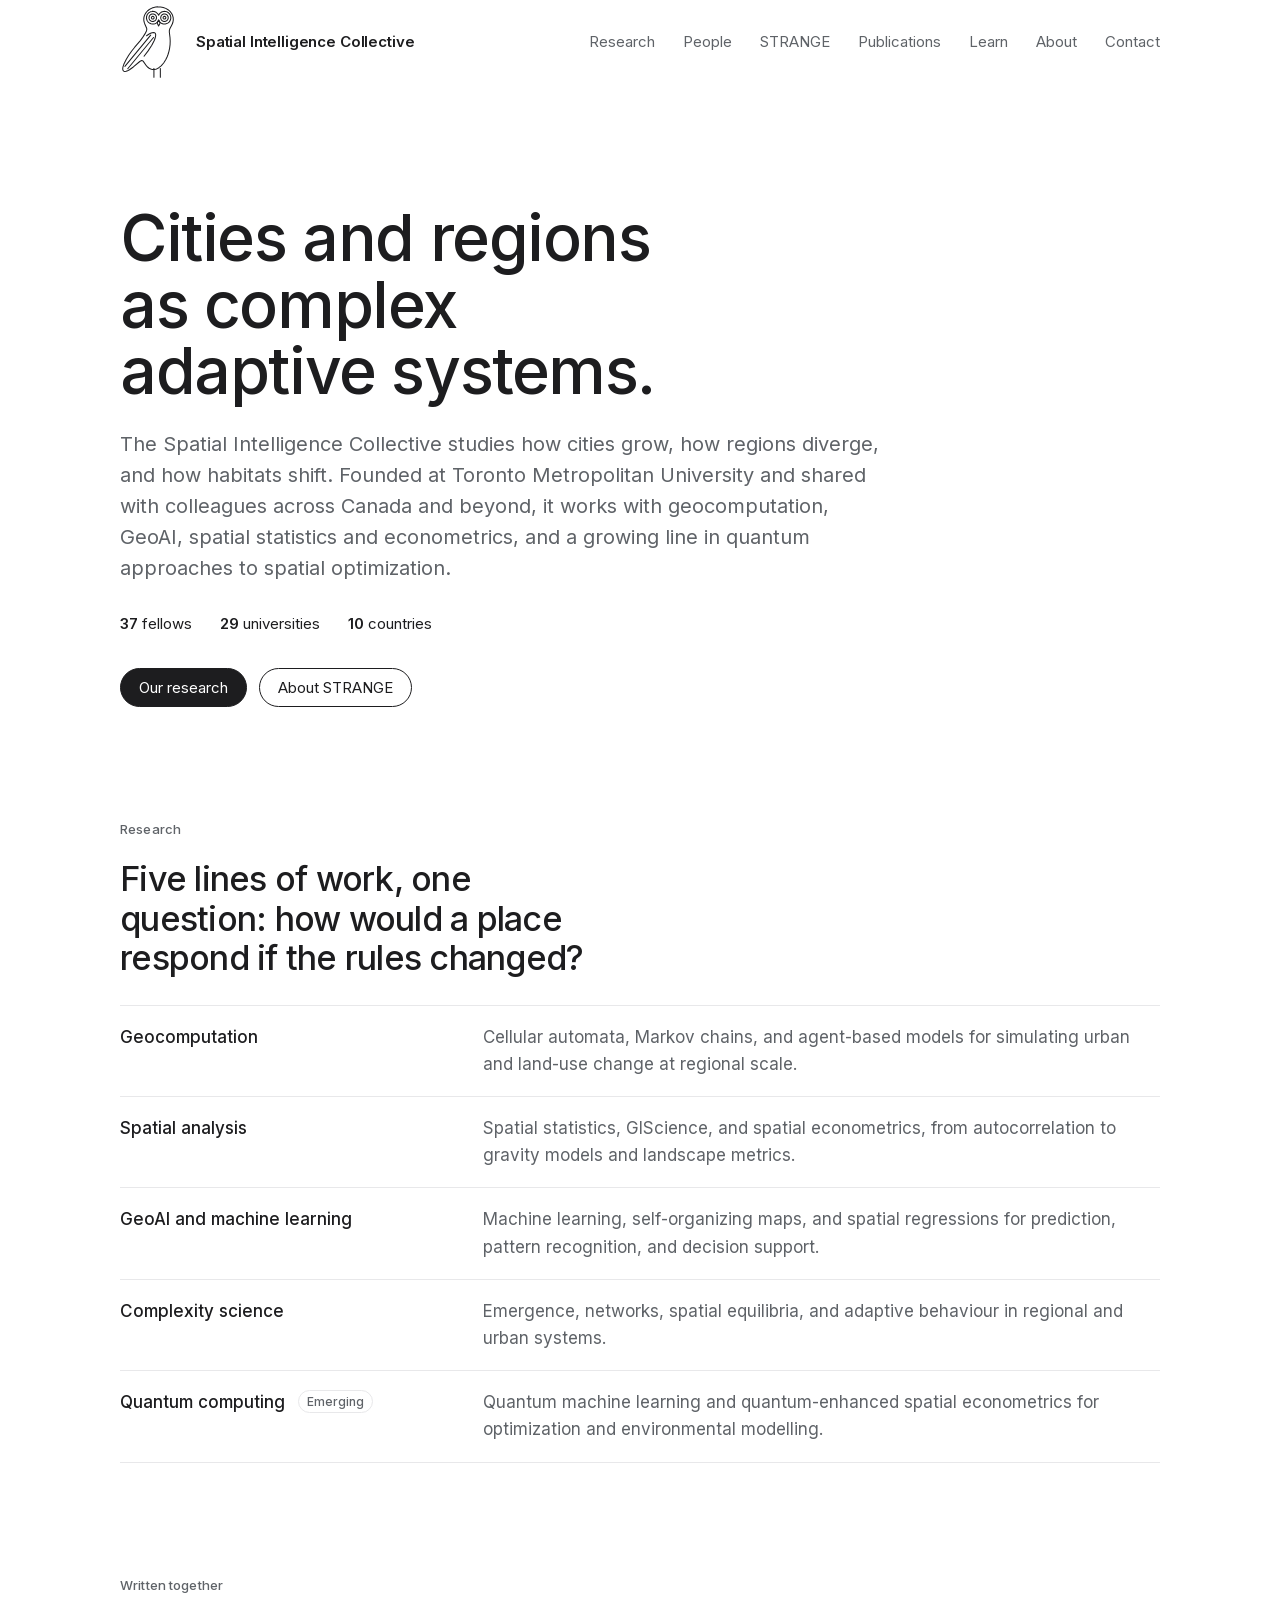
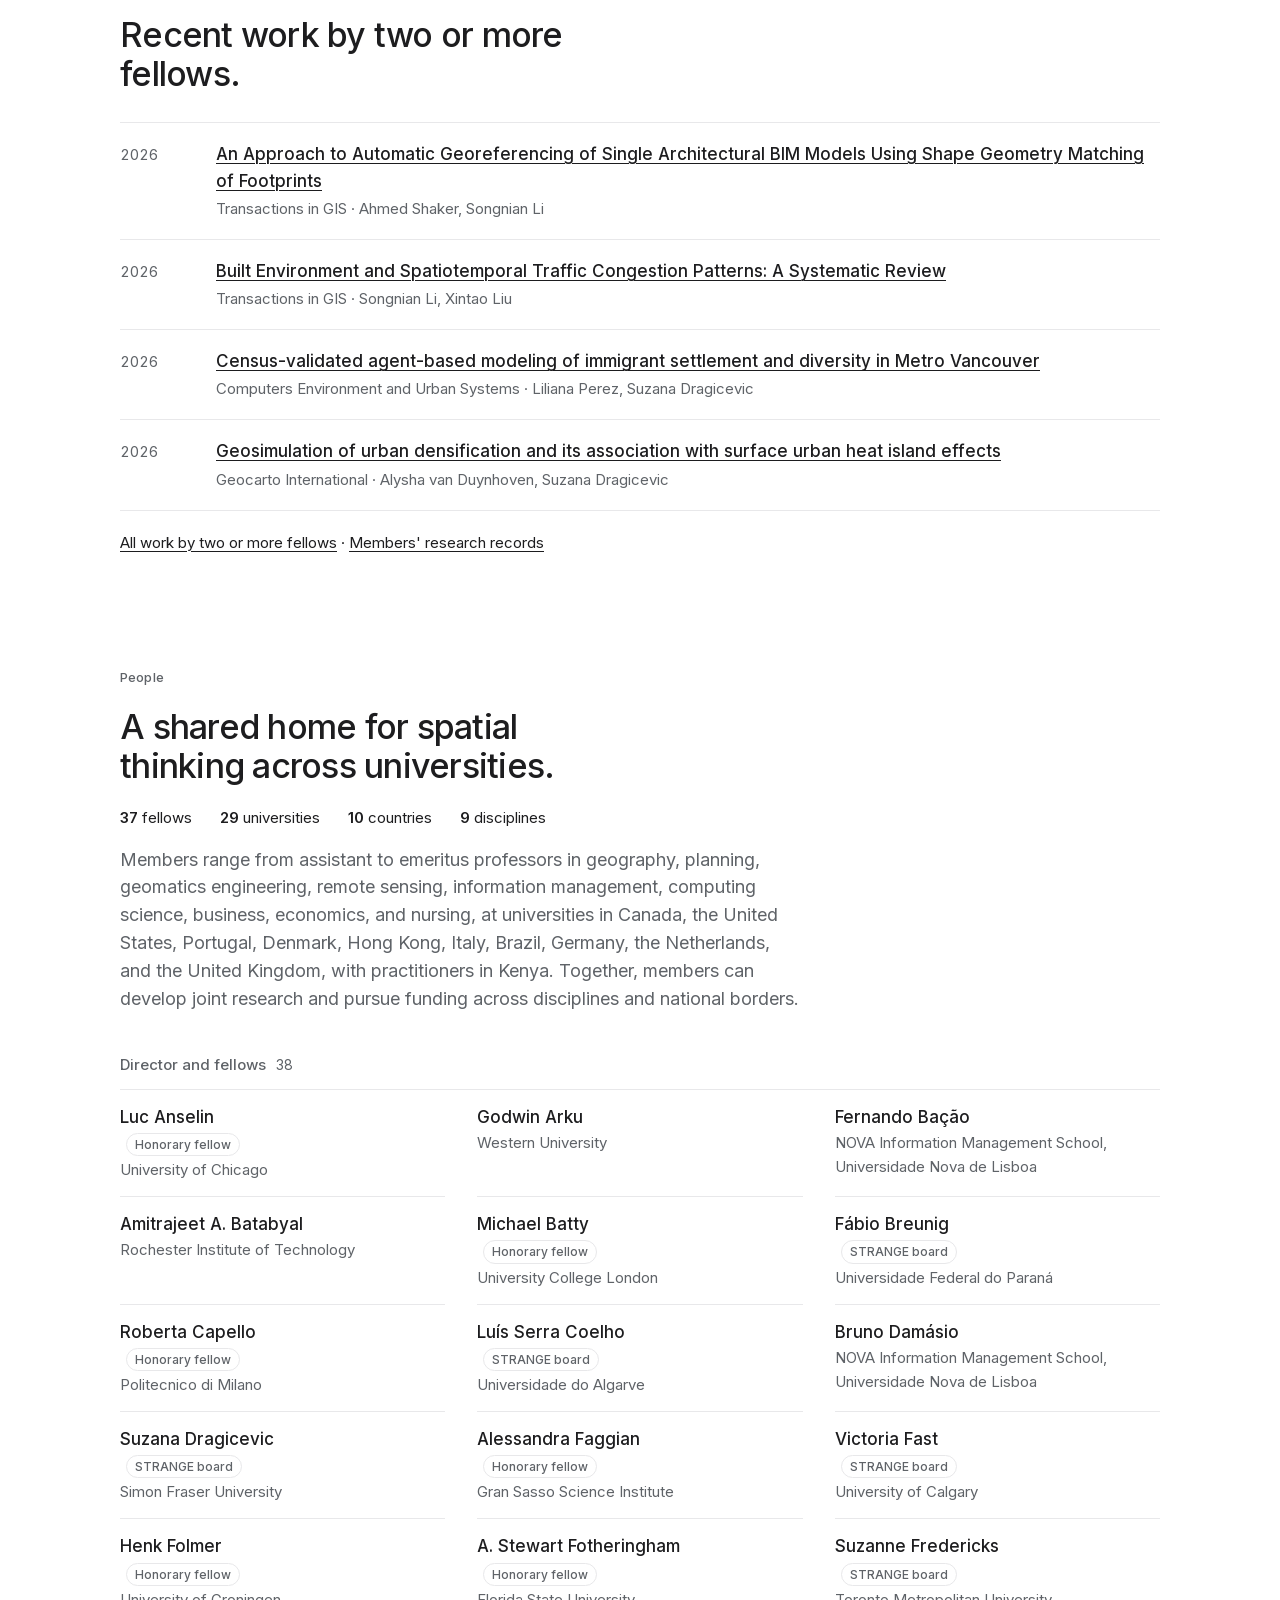
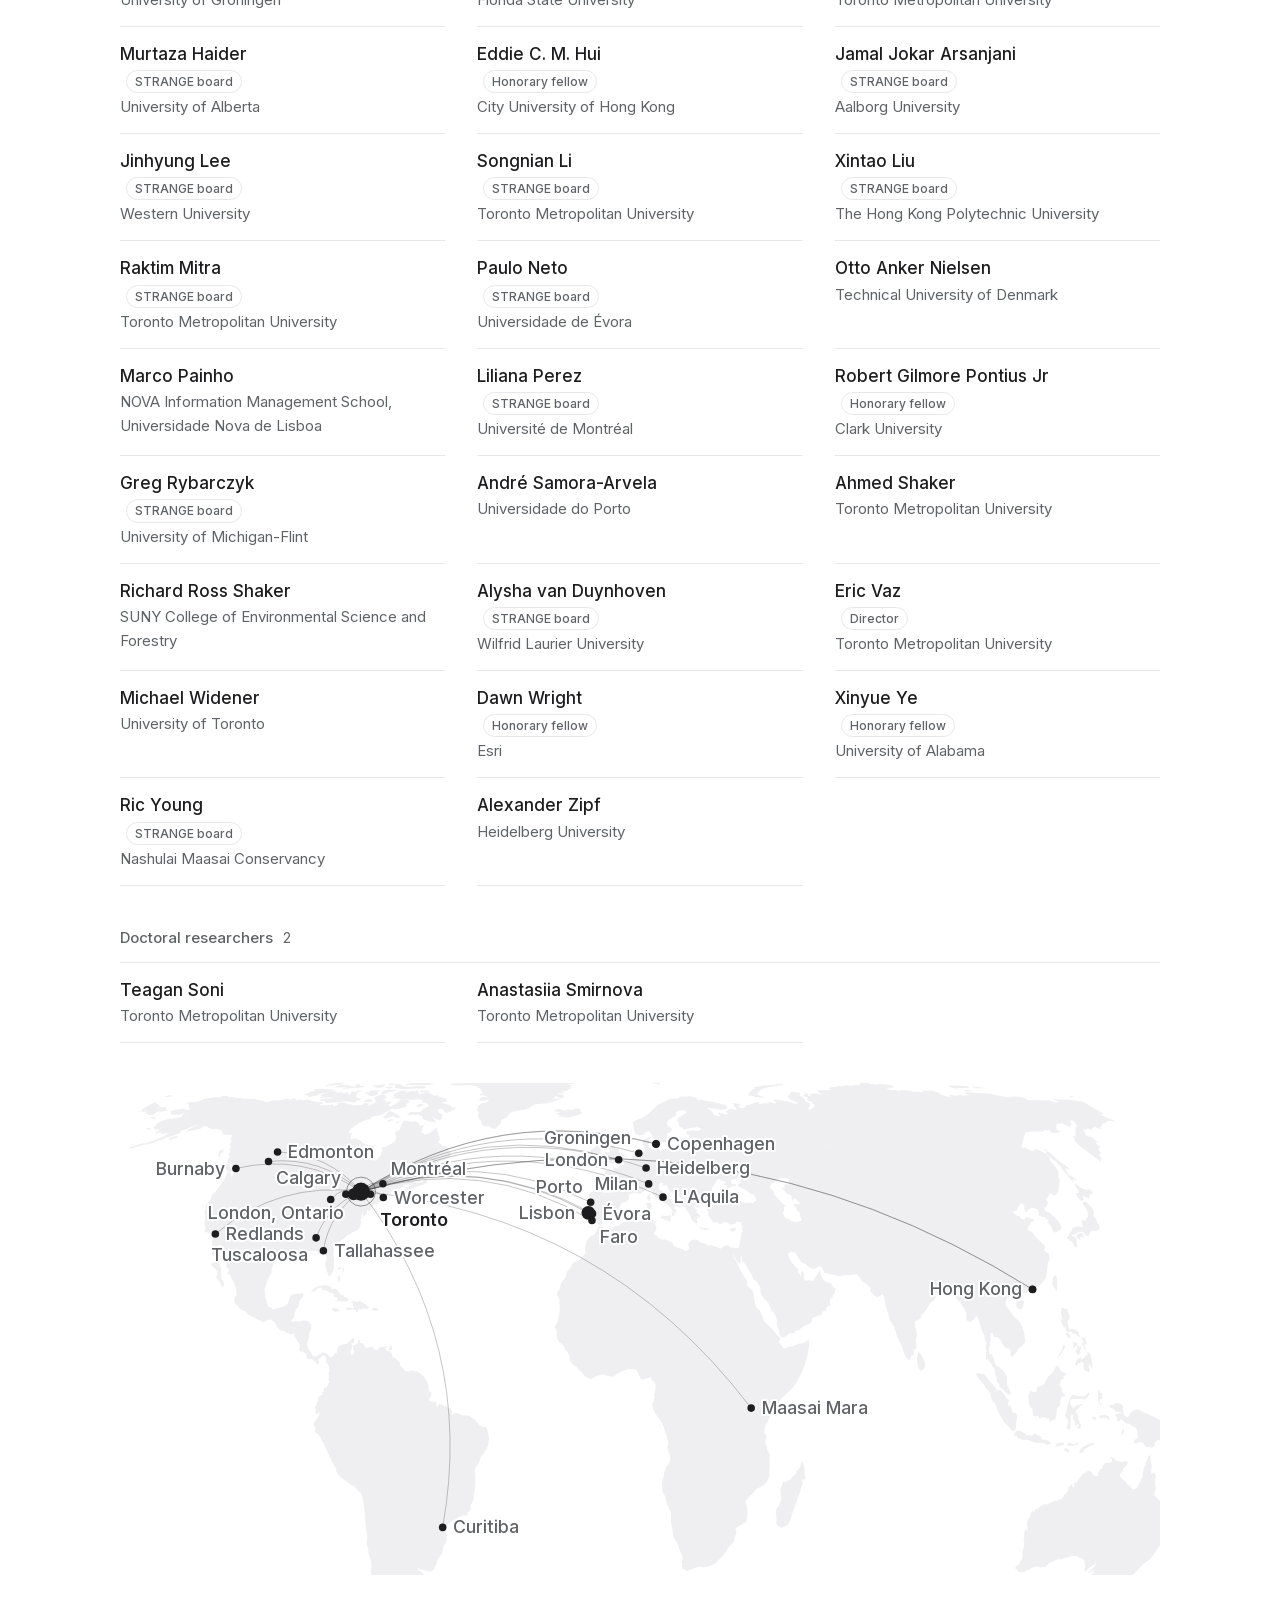
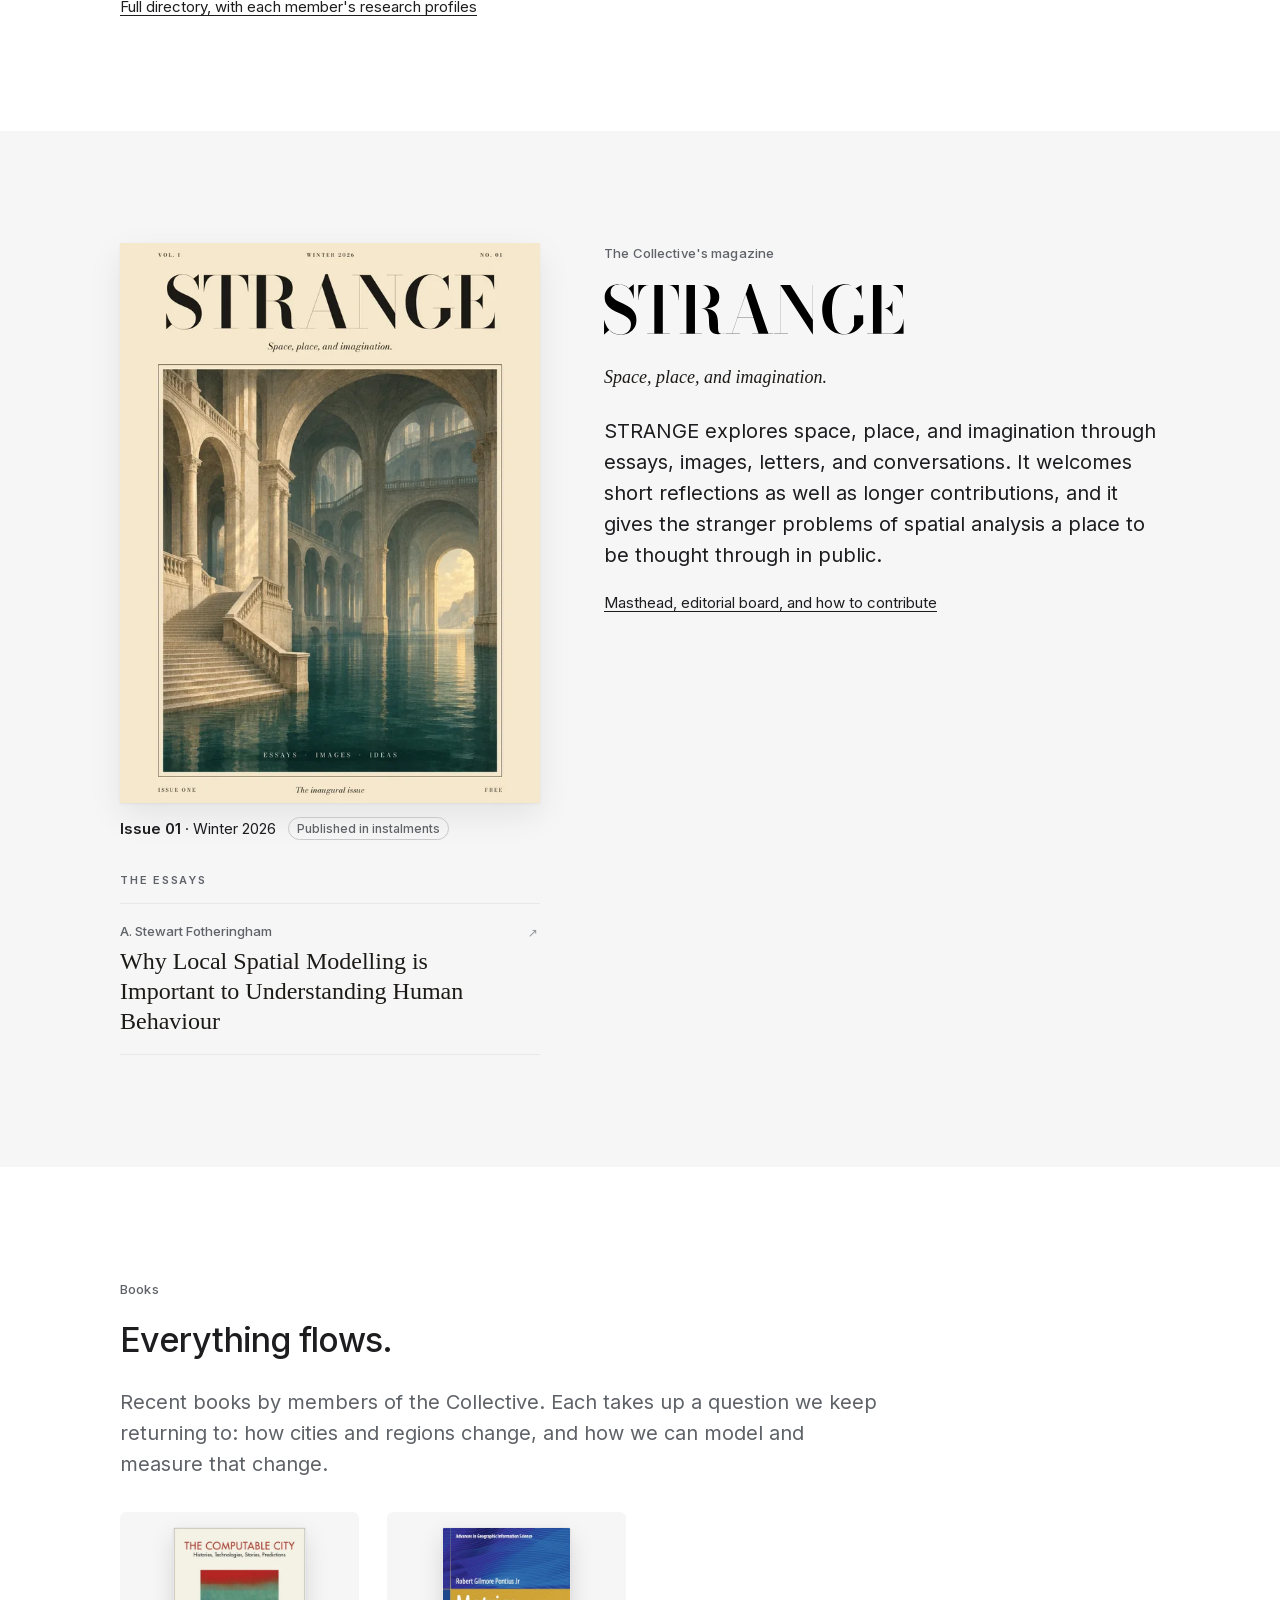
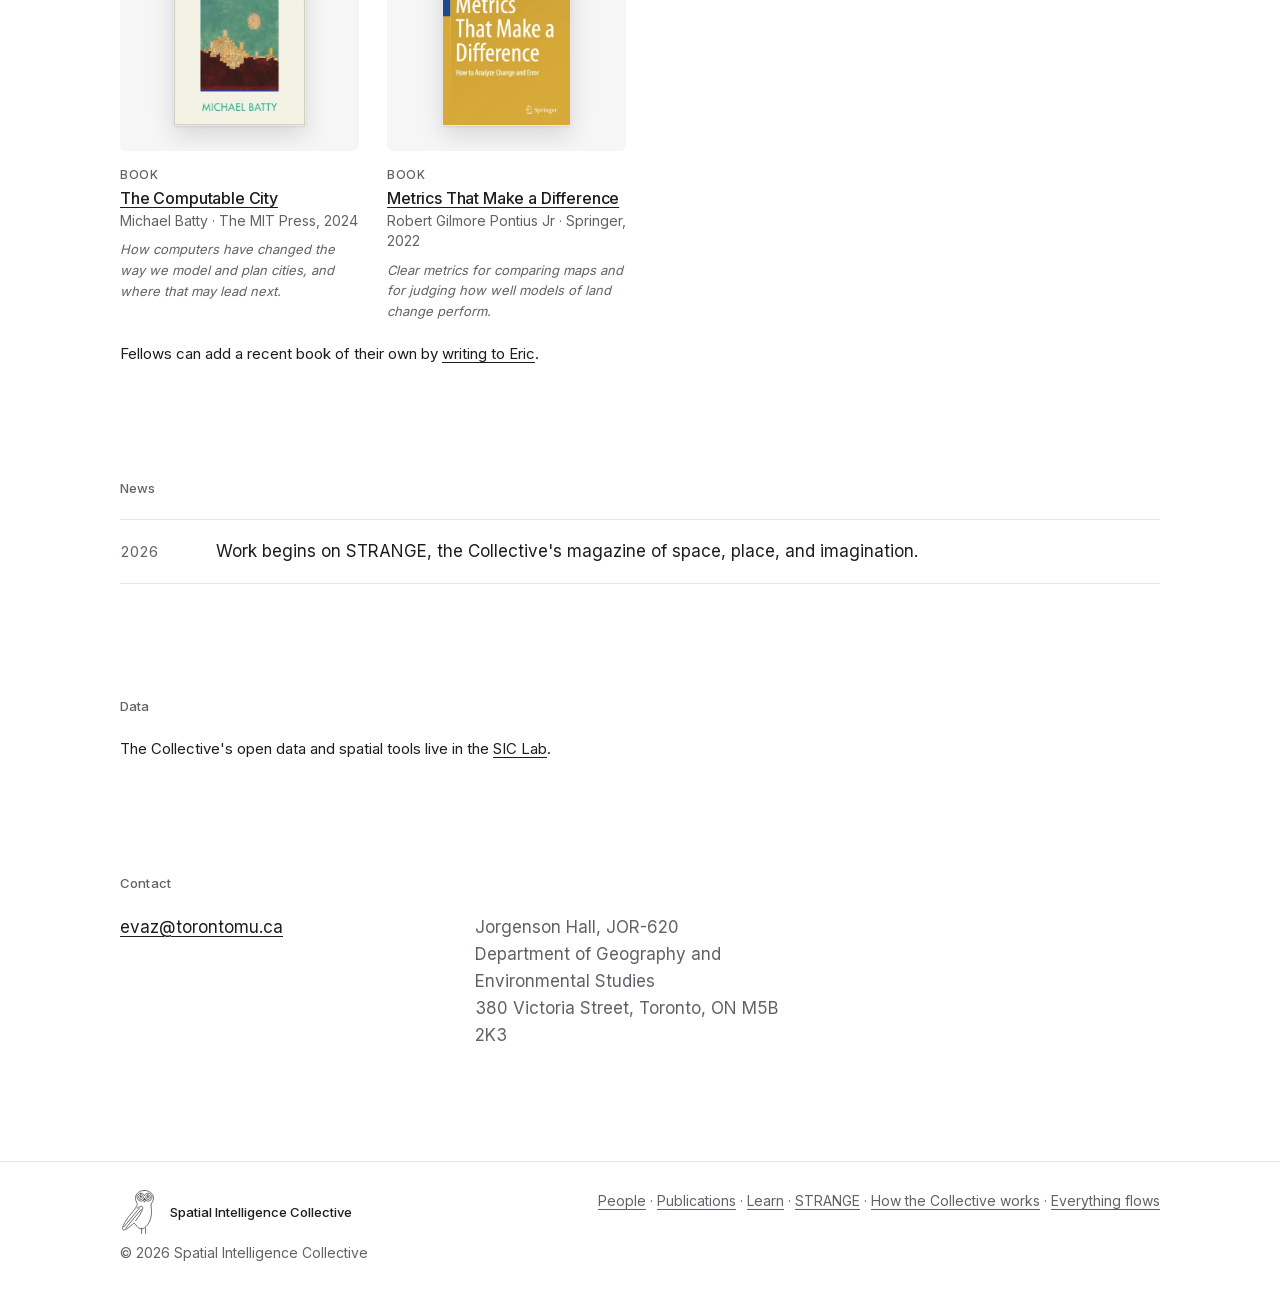
<file: index.html>
<!doctype html>
<html lang="en">
<head>
<meta charset="utf-8">
<meta name="viewport" content="width=device-width,initial-scale=1,viewport-fit=cover">
<title>Spatial Intelligence Collective</title>
<meta name="description" content="The Spatial Intelligence Collective studies cities and regions as complex adaptive systems, working with geocomputation, GeoAI, spatial statistics and econometrics, and quantum approaches to spatial problems.">
<link rel="canonical" href="https://spatialintelligence.network/">
<meta property="og:title" content="Spatial Intelligence Collective">
<meta property="og:description" content="Cities and regions as complex adaptive systems.">
<meta property="og:type" content="website">
<meta property="og:url" content="https://spatialintelligence.network/">
<meta property="og:image" content="https://spatialintelligence.network/assets/art/og-sic-owl.png">
<meta name="theme-color" content="#ffffff">
<link rel="preload" href="assets/fonts/inter-latin.woff2" as="font" type="font/woff2" crossorigin>
<link rel="stylesheet" href="assets/css/site.css?v=18">
<!--b:jsonld--><script type="application/ld+json">{"@context": "https://schema.org", "@type": "Organization", "name": "Spatial Intelligence Collective", "url": "https://spatialintelligence.network/", "logo": "https://spatialintelligence.network/assets/art/logo-sic-owl.png", "description": "A research network studying cities and regions as complex adaptive systems.", "founder": {"@type": "Person", "name": "Eric Vaz", "affiliation": {"@type": "CollegeOrUniversity", "name": "Toronto Metropolitan University"}}, "member": [{"@type": "Person", "name": "Luc Anselin", "jobTitle": "Stein-Freiler Distinguished Service Professor of Spatial Data Science", "affiliation": {"@type": "CollegeOrUniversity", "name": "University of Chicago"}, "url": "https://spatialintelligence.network/people/#luc-anselin", "sameAs": ["https://orcid.org/0000-0003-1076-2220"]}, {"@type": "Person", "name": "Godwin Arku", "jobTitle": "Full Professor", "affiliation": {"@type": "CollegeOrUniversity", "name": "Western University"}, "url": "https://spatialintelligence.network/people/#godwin-arku", "sameAs": ["https://orcid.org/0000-0001-7720-1554", "https://scholar.google.com/citations?user=7_gUjc0AAAAJ"]}, {"@type": "Person", "name": "Fernando Bação", "jobTitle": "Full Professor", "affiliation": {"@type": "CollegeOrUniversity", "name": "NOVA Information Management School, Universidade Nova de Lisboa"}, "url": "https://spatialintelligence.network/people/#fernando-bacao", "sameAs": ["https://orcid.org/0000-0002-0834-0275", "https://scholar.google.com/citations?user=sFoh1WAAAAAJ"]}, {"@type": "Person", "name": "Amitrajeet A. Batabyal", "jobTitle": "Distinguished Professor", "affiliation": {"@type": "CollegeOrUniversity", "name": "Rochester Institute of Technology"}, "url": "https://spatialintelligence.network/people/#amitrajeet-batabyal", "sameAs": ["https://orcid.org/0000-0001-7813-1519"]}, {"@type": "Person", "name": "Michael Batty", "jobTitle": "Professor Emeritus", "affiliation": {"@type": "CollegeOrUniversity", "name": "University College London"}, "url": "https://spatialintelligence.network/people/#michael-batty", "sameAs": ["https://orcid.org/0000-0002-9931-1305", "https://scholar.google.com/citations?user=UqKi_qAAAAAJ"]}, {"@type": "Person", "name": "Fábio Breunig", "jobTitle": "Associate Professor", "affiliation": {"@type": "CollegeOrUniversity", "name": "Universidade Federal do Paraná"}, "url": "https://spatialintelligence.network/people/#fabio-breunig", "sameAs": ["https://orcid.org/0000-0002-0405-9603", "https://scholar.google.com/citations?user=ssCj7awAAAAJ"]}, {"@type": "Person", "name": "Roberta Capello", "jobTitle": "Full Professor", "affiliation": {"@type": "CollegeOrUniversity", "name": "Politecnico di Milano"}, "url": "https://spatialintelligence.network/people/#roberta-capello", "sameAs": ["https://orcid.org/0000-0003-0438-6900"]}, {"@type": "Person", "name": "Luís Serra Coelho", "jobTitle": "Full Professor", "affiliation": {"@type": "CollegeOrUniversity", "name": "Universidade do Algarve"}, "url": "https://spatialintelligence.network/people/#luis-serra-coelho", "sameAs": ["https://orcid.org/0000-0002-8074-4194"]}, {"@type": "Person", "name": "Bruno Damásio", "jobTitle": "Assistant Professor", "affiliation": {"@type": "CollegeOrUniversity", "name": "NOVA Information Management School, Universidade Nova de Lisboa"}, "url": "https://spatialintelligence.network/people/#bruno-damasio", "sameAs": ["https://orcid.org/0000-0002-2289-3087", "https://scholar.google.com/citations?user=7CJB4pgAAAAJ"]}, {"@type": "Person", "name": "Suzana Dragicevic", "jobTitle": "Full Professor", "affiliation": {"@type": "CollegeOrUniversity", "name": "Simon Fraser University"}, "url": "https://spatialintelligence.network/people/#suzana-dragicevic", "sameAs": ["https://orcid.org/0000-0003-4144-7530", "https://scholar.google.com/citations?user=u30396MAAAAJ"]}, {"@type": "Person", "name": "Alessandra Faggian", "jobTitle": "Full Professor", "affiliation": {"@type": "CollegeOrUniversity", "name": "Gran Sasso Science Institute"}, "url": "https://spatialintelligence.network/people/#alessandra-faggian", "sameAs": ["https://orcid.org/0000-0002-2479-2933"]}, {"@type": "Person", "name": "Victoria Fast", "jobTitle": "Associate Professor", "affiliation": {"@type": "CollegeOrUniversity", "name": "University of Calgary"}, "url": "https://spatialintelligence.network/people/#victoria-fast", "sameAs": ["https://orcid.org/0000-0002-7093-3864", "https://scholar.google.com/citations?user=_5Bk4NYAAAAJ"]}, {"@type": "Person", "name": "Henk Folmer", "jobTitle": "Professor Emeritus", "affiliation": {"@type": "CollegeOrUniversity", "name": "University of Groningen"}, "url": "https://spatialintelligence.network/people/#henk-folmer", "sameAs": ["https://orcid.org/0000-0003-1742-4427"]}, {"@type": "Person", "name": "A. Stewart Fotheringham", "jobTitle": "Krafft Professor of Spatial Data Science", "affiliation": {"@type": "CollegeOrUniversity", "name": "Florida State University"}, "url": "https://spatialintelligence.network/people/#stewart-fotheringham", "sameAs": ["https://orcid.org/0000-0002-0407-1901"]}, {"@type": "Person", "name": "Suzanne Fredericks", "jobTitle": "Full Professor", "affiliation": {"@type": "CollegeOrUniversity", "name": "Toronto Metropolitan University"}, "url": "https://spatialintelligence.network/people/#suzanne-fredericks", "sameAs": ["https://orcid.org/0000-0002-7462-636X", "https://scholar.google.com/citations?user=B4zTPhMAAAAJ"]}, {"@type": "Person", "name": "Murtaza Haider", "jobTitle": "Full Professor", "affiliation": {"@type": "CollegeOrUniversity", "name": "University of Alberta"}, "url": "https://spatialintelligence.network/people/#murtaza-haider", "sameAs": ["https://orcid.org/0000-0003-4559-2014", "https://scholar.google.com/citations?user=WfxbeZ0AAAAJ"]}, {"@type": "Person", "name": "Eddie C. M. Hui", "jobTitle": "Chair Professor", "affiliation": {"@type": "CollegeOrUniversity", "name": "City University of Hong Kong"}, "url": "https://spatialintelligence.network/people/#eddie-hui", "sameAs": ["https://orcid.org/0000-0002-6974-891X"]}, {"@type": "Person", "name": "Jamal Jokar Arsanjani", "jobTitle": "Full Professor", "affiliation": {"@type": "CollegeOrUniversity", "name": "Aalborg University"}, "url": "https://spatialintelligence.network/people/#jamal-jokar-arsanjani", "sameAs": ["https://orcid.org/0000-0001-6347-2935", "https://scholar.google.com/citations?user=3DrsOpkAAAAJ"]}, {"@type": "Person", "name": "Jinhyung Lee", "jobTitle": "Associate Professor", "affiliation": {"@type": "CollegeOrUniversity", "name": "Western University"}, "url": "https://spatialintelligence.network/people/#jinhyung-lee", "sameAs": ["https://orcid.org/0000-0003-1859-3441", "https://scholar.google.com/citations?user=jU-OIv4AAAAJ"]}, {"@type": "Person", "name": "Songnian Li", "jobTitle": "Full Professor", "affiliation": {"@type": "CollegeOrUniversity", "name": "Toronto Metropolitan University"}, "url": "https://spatialintelligence.network/people/#songnian-li", "sameAs": ["https://orcid.org/0000-0002-8244-5681", "https://scholar.google.com/citations?user=RodaPPgAAAAJ"]}, {"@type": "Person", "name": "Xintao Liu", "jobTitle": "Associate Professor", "affiliation": {"@type": "CollegeOrUniversity", "name": "The Hong Kong Polytechnic University"}, "url": "https://spatialintelligence.network/people/#xintao-liu", "sameAs": ["https://orcid.org/0000-0002-7323-9878", "https://scholar.google.com/citations?user=BhcMunkAAAAJ"]}, {"@type": "Person", "name": "Raktim Mitra", "jobTitle": "Full Professor", "affiliation": {"@type": "CollegeOrUniversity", "name": "Toronto Metropolitan University"}, "url": "https://spatialintelligence.network/people/#raktim-mitra", "sameAs": ["https://orcid.org/0000-0001-6712-8568", "https://scholar.google.com/citations?user=FNtreSgAAAAJ"]}, {"@type": "Person", "name": "Paulo Neto", "jobTitle": "Full Professor", "affiliation": {"@type": "CollegeOrUniversity", "name": "Universidade de Évora"}, "url": "https://spatialintelligence.network/people/#paulo-neto", "sameAs": ["https://orcid.org/0000-0003-1583-983X"]}, {"@type": "Person", "name": "Otto Anker Nielsen", "jobTitle": "Full Professor", "affiliation": {"@type": "CollegeOrUniversity", "name": "Technical University of Denmark"}, "url": "https://spatialintelligence.network/people/#otto-anker-nielsen", "sameAs": ["https://orcid.org/0000-0001-7901-7021"]}, {"@type": "Person", "name": "Marco Painho", "jobTitle": "Full Professor", "affiliation": {"@type": "CollegeOrUniversity", "name": "NOVA Information Management School, Universidade Nova de Lisboa"}, "url": "https://spatialintelligence.network/people/#marco-painho", "sameAs": ["https://orcid.org/0000-0003-1136-3387", "https://scholar.google.com/citations?user=L1PHpI8AAAAJ"]}, {"@type": "Person", "name": "Liliana Perez", "jobTitle": "Full Professor", "affiliation": {"@type": "CollegeOrUniversity", "name": "Université de Montréal"}, "url": "https://spatialintelligence.network/people/#liliana-perez", "sameAs": ["https://orcid.org/0000-0002-6599-9893", "https://scholar.google.com/citations?user=iCCIPAoAAAAJ"]}, {"@type": "Person", "name": "Robert Gilmore Pontius Jr", "jobTitle": "Full Professor", "affiliation": {"@type": "CollegeOrUniversity", "name": "Clark University"}, "url": "https://spatialintelligence.network/people/#robert-gilmore-pontius", "sameAs": ["https://orcid.org/0000-0001-7287-5875", "https://scholar.google.com/citations?user=Lfmhbd8AAAAJ"]}, {"@type": "Person", "name": "Greg Rybarczyk", "jobTitle": "Full Professor", "affiliation": {"@type": "CollegeOrUniversity", "name": "University of Michigan-Flint"}, "url": "https://spatialintelligence.network/people/#greg-rybarczyk", "sameAs": ["https://orcid.org/0000-0002-3920-2780", "https://scholar.google.com/citations?user=hrvCZUQAAAAJ"]}, {"@type": "Person", "name": "André Samora-Arvela", "jobTitle": "Assistant Professor", "affiliation": {"@type": "CollegeOrUniversity", "name": "Universidade do Porto"}, "url": "https://spatialintelligence.network/people/#andre-samora-arvela", "sameAs": ["https://orcid.org/0000-0001-6528-1040"]}, {"@type": "Person", "name": "Ahmed Shaker", "jobTitle": "Full Professor", "affiliation": {"@type": "CollegeOrUniversity", "name": "Toronto Metropolitan University"}, "url": "https://spatialintelligence.network/people/#ahmed-shaker", "sameAs": ["https://orcid.org/0000-0003-1505-8216"]}, {"@type": "Person", "name": "Richard Ross Shaker", "jobTitle": "Assistant Professor", "affiliation": {"@type": "CollegeOrUniversity", "name": "SUNY College of Environmental Science and Forestry"}, "url": "https://spatialintelligence.network/people/#richard-shaker", "sameAs": ["https://orcid.org/0000-0002-3093-8628"]}, {"@type": "Person", "name": "Alysha van Duynhoven", "jobTitle": "Assistant Professor", "affiliation": {"@type": "CollegeOrUniversity", "name": "Wilfrid Laurier University"}, "url": "https://spatialintelligence.network/people/#alysha-van-duynhoven", "sameAs": ["https://orcid.org/0000-0002-4625-5426", "https://scholar.google.com/citations?user=Vh7MAJ0AAAAJ"]}, {"@type": "Person", "name": "Michael Widener", "jobTitle": "Full Professor", "affiliation": {"@type": "CollegeOrUniversity", "name": "University of Toronto"}, "url": "https://spatialintelligence.network/people/#michael-widener", "sameAs": ["https://orcid.org/0000-0003-3312-6710", "https://scholar.google.com/citations?user=EIjB7f0AAAAJ"]}, {"@type": "Person", "name": "Dawn Wright", "jobTitle": "Chief Scientist", "affiliation": {"@type": "Organization", "name": "Esri"}, "url": "https://spatialintelligence.network/people/#dawn-wright", "sameAs": ["https://orcid.org/0000-0002-2997-7611", "https://scholar.google.com/citations?user=yXytBYYAAAAJ"]}, {"@type": "Person", "name": "Xinyue Ye", "jobTitle": "Endowed Shelby Distinguished Professor", "affiliation": {"@type": "CollegeOrUniversity", "name": "University of Alabama"}, "url": "https://spatialintelligence.network/people/#xinyue-ye", "sameAs": ["https://orcid.org/0000-0001-8838-9476"]}, {"@type": "Person", "name": "Ric Young", "jobTitle": "Co-founder", "affiliation": {"@type": "Organization", "name": "Nashulai Maasai Conservancy"}, "url": "https://spatialintelligence.network/people/#ric-young"}, {"@type": "Person", "name": "Alexander Zipf", "jobTitle": "Full Professor", "affiliation": {"@type": "CollegeOrUniversity", "name": "Heidelberg University"}, "url": "https://spatialintelligence.network/people/#alexander-zipf", "sameAs": ["https://orcid.org/0000-0003-4916-9838", "https://scholar.google.com/citations?user=1TAZiPwAAAAJ"]}]}</script><!--/b:jsonld-->
<link rel="icon" href="data:image/svg+xml,<svg xmlns='http://www.w3.org/2000/svg' viewBox='394 89 292 292' fill='none' stroke='%23111' stroke-width='24' stroke-linecap='round' stroke-linejoin='round'><path d='M523 128 L526 128 L529 127 L532 127 L535 127 L538 127 L541 127 L544 127 L547 127 L550 127 L553 128 L556 128 L558 128 L561 128 L564 129 L566 129 L569 130 L571 130 L574 131 L576 131 L578 132 L581 133 L583 133 L585 134 L588 135 L590 136 L592 136 L594 137 L596 138 L599 139 L601 140 L603 141 L605 142 L607 143 L609 144 L611 145 L613 146 L614 147 L616 148 L618 149 L620 151 L622 152 L623 153 L625 154 L627 156 L629 157 L630 158 L632 160 L633 161 L635 163 L636 164 L638 166 L639 167 L641 169 L642 170 L644 172 L645 173 L646 175 L648 177 L649 178 L650 180 L652 182 L653 184 L654 186 L655 188 L656 189 L657 191 L658 193 L659 195 L660 197 L661 200 L662 202 L663 204 L663 206 L664 208 L665 211 L665 213 L666 216 L666 218 L667 221 L667 223 L668 226 L668 229 L668 232 L668 235 L668 238 L668 241 L668 244 L667 247 L667 249 L666 252 L666 254 L665 257 L665 259 L664 262 L663 264 L663 266 L662 268 L661 270 L660 273 L659 275 L658 277 L657 279 L656 281 L655 282 L654 284 L653 286 L652 288 L650 290 L649 292 L648 293 L646 295 L645 297 L644 298 L642 300 L641 301 L639 303 L638 304 L636 306 L635 307 L633 309 L632 310 L630 312 L629 313 L627 314 L625 316 L623 317 L622 318 L620 319 L618 321 L616 322 L614 323 L613 324 L611 325 L609 326 L607 327 L605 328 L603 329 L601 330 L599 331 L596 332 L594 333 L592 334 L590 334 L588 335 L585 336 L583 337 L581 337 L578 338 L576 339 L574 339 L571 340 L569 340 L566 341 L564 341 L561 342 L558 342 L556 342 L553 342 L550 343 L547 343 L544 343 L541 343 L538 343 L535 343 L532 343 L529 343 L526 342 L523 342 L521 342 L518 341 L515 341 L513 341 L510 340 L508 340 L505 339 L503 338 L501 338 L498 337 L496 336 L494 336 L492 335 L489 334 L487 333 L485 333 L483 332 L481 331 L479 330 L477 329 L475 328 L473 327 L471 326 L469 325 L467 324 L465 323 L463 321 L461 320 L460 319 L458 318 L456 316 L454 315 L453 314 L451 313 L449 311 L448 310 L446 308 L445 307 L443 305 L442 304 L440 302 L439 301 L437 299 L436 298 L434 296 L433 294 L432 293 L431 291 L429 289 L428 287 L427 286 L426 284 L425 282 L424 280 L423 278 L422 276 L421 274 L420 272 L419 270 L418 268 L417 265 L416 263 L416 261 L415 258 L414 256 L414 254 L413 251 L413 248 L413 246 L412 243 L412 240 L412 237 L412 234 L412 231 L412 228 L413 225 L413 222 L413 220 L414 217 L414 215 L415 212 L415 210 L416 208 L417 205 L418 203 L419 201 L419 199 L420 197 L421 195 L422 193 L423 191 L424 189 L425 187 L427 185 L428 183 L429 181 L430 180 L431 178 L433 176 L434 174 L435 173 L437 171 L438 170 L440 168 L441 167 L443 165 L444 164 L446 162 L447 161 L449 159 L450 158 L452 157 L454 155 L455 154 L457 153 L459 151 L461 150 L463 149 L464 148 L466 147 L468 146 L470 145 L472 144 L474 142 L476 141 L478 141 L480 140 L482 139 L484 138 L486 137 L489 136 L491 135 L493 135 L495 134 L498 133 L500 132 L502 132 L505 131 L507 131 L510 130 L512 130 L515 129 L517 129 L520 128 L523 128'/><path d='M480 169 L483 168 L486 168 L489 168 L492 168 L495 168 L498 169 L500 169 L503 170 L505 170 L508 171 L510 172 L512 173 L514 174 L516 175 L518 176 L520 177 L521 178 L523 179 L525 181 L526 182 L528 184 L529 185 L531 187 L532 188 L533 190 L535 192 L536 194 L537 195 L538 197 L539 199 L540 202 L541 204 L541 203 L542 201 L543 199 L544 197 L545 195 L546 193 L548 191 L549 189 L550 188 L552 186 L553 185 L555 183 L556 182 L558 180 L559 179 L561 178 L563 176 L565 175 L567 174 L569 173 L571 172 L573 171 L575 171 L577 170 L580 169 L582 169 L585 168 L588 168 L591 168 L594 168 L597 168 L600 169 L602 169 L605 170 L607 170 L610 171 L612 172 L614 173 L616 174 L618 175 L620 176 L622 177 L623 178 L625 179 L627 181 L628 182 L630 184 L631 185 L633 187 L634 188 L635 190 L637 192 L638 194 L639 195 L640 197 L641 199 L642 202 L643 204 L644 206 L644 208 L645 211 L645 213 L646 216 L646 219 L646 222 L646 225 L646 228 L645 231 L645 233 L644 236 L644 238 L643 240 L642 242 L641 245 L640 247 L639 249 L638 250 L637 252 L635 254 L634 256 L633 257 L631 259 L630 260 L628 262 L627 263 L625 265 L623 266 L622 267 L620 268 L618 269 L616 270 L614 271 L612 272 L610 273 L607 274 L605 274 L602 275 L600 275 L597 276 L594 276 L591 276 L588 276 L585 276 L582 275 L580 275 L577 274 L575 273 L573 273 L571 272 L569 271 L567 270 L565 269 L563 268 L561 266 L559 265 L558 264 L556 262 L555 261 L553 259 L552 258 L550 256 L549 255 L548 253 L546 251 L545 249 L544 247 L543 245 L542 243 L541 241 L541 240 L540 242 L539 245 L538 247 L537 249 L536 250 L535 252 L533 254 L532 256 L531 257 L529 259 L528 260 L526 262 L525 263 L523 265 L521 266 L520 267 L518 268 L516 269 L514 270 L512 271 L510 272 L508 273 L505 274 L503 274 L500 275 L498 275 L495 276 L492 276 L489 276 L486 276 L483 276 L480 275 L478 275 L475 274 L473 273 L471 273 L469 272 L467 271 L465 270 L463 269 L461 268 L459 266 L457 265 L456 264 L454 262 L453 261 L451 259 L450 258 L448 256 L447 255 L446 253 L444 251 L443 249 L442 247 L441 245 L440 243 L439 241 L439 239 L438 237 L437 234 L437 232 L436 229 L436 226 L436 223 L436 220 L436 217 L437 214 L437 212 L438 209 L438 207 L439 204 L440 202 L441 200 L442 198 L443 196 L444 194 L445 192 L446 191 L447 189 L449 187 L450 186 L452 184 L453 183 L455 181 L456 180 L458 179 L460 177 L462 176 L463 175 L465 174 L467 173 L470 172 L472 171 L474 170 L476 170 L479 169'/><path d='M485 205 L488 204 L491 204 L494 204 L496 205 L498 206 L500 207 L502 209 L503 210 L505 212 L506 214 L507 216 L508 218 L508 221 L508 224 L507 227 L507 229 L506 231 L504 233 L503 234 L501 236 L500 237 L498 238 L496 239 L493 240 L490 240 L487 240 L484 239 L482 238 L480 237 L479 236 L477 234 L476 233 L474 231 L473 229 L473 227 L472 224 L472 221 L472 218 L473 216 L474 214 L475 212 L477 210 L478 209 L480 207 L482 206 L484 205'/><path d='M587 205 L590 204 L593 204 L596 204 L598 205 L600 206 L602 207 L604 209 L605 210 L607 212 L608 214 L609 216 L610 218 L610 221 L610 224 L609 227 L609 229 L608 231 L606 233 L605 234 L603 236 L602 237 L600 238 L598 239 L595 240 L592 240 L589 240 L586 239 L584 238 L582 237 L581 236 L579 234 L578 233 L576 231 L575 229 L575 227 L574 224 L574 221 L574 218 L575 216 L576 214 L577 212 L579 210 L580 209 L582 207 L584 206 L586 205'/><path d='M541 242 L542 244 L543 246 L544 248 L545 250 L546 252 L547 254 L548 256 L549 258 L550 260 L551 262 L552 264 L553 266 L554 268 L554 271 L554 273 L552 275 L552 277 L550 279 L550 281 L548 283 L548 285 L546 287 L546 289 L544 291 L544 293 L542 295 L542 297 L540 296 L539 294 L538 292 L537 290 L536 288 L535 286 L534 284 L533 282 L532 280 L531 278 L530 276 L529 274 L528 272 L527 270 L528 268 L529 266 L530 264 L531 262 L532 260 L533 258 L534 256 L535 254 L536 252 L537 250 L538 248 L539 246 L540 244'/></svg>">
<script data-goatcounter="https://spatialintelligence.goatcounter.com/count" async src="//gc.zgo.at/count.js"></script>
</head>
<body>
<a class="skip" href="#main">Skip to content</a>

<header class="hdr">
  <div class="wrap">
    <a class="brand" href="./"><svg class="brand-owl" viewBox="135 120 627 627" fill="none" stroke="currentColor" stroke-linecap="round" stroke-linejoin="round" aria-hidden="true" focusable="false"><path d="M534.0 127.0 L558.0 127.9 L581.0 132.4 L603.0 140.6 L623.0 152.2 L640.0 166.6 L653.1 183.0 L662.4 201.0 L667.8 221.0 L668.8 242.0 L664.8 264.0 L657.0 283.9 L638.7 318.0 L634.3 334.0 L634.3 349.0 L640.1 394.0 L641.8 424.0 L640.7 456.0 L636.5 489.0 L630.9 515.0 L623.5 540.0 L614.4 564.0 L604.0 585.8 L585.0 616.3 L563.0 641.5 L540.0 659.3 L528.0 665.6 L516.0 669.9 L501.0 672.6 L486.0 672.1 L472.0 668.6 L458.4 662.0 L447.0 653.6 L435.7 642.0 L406.0 600.0 L400.0 595.8 L394.0 594.9 L386.0 597.5 L377.0 603.3 L321.0 650.8 L287.0 674.8 L271.0 683.2 L258.0 687.9 L247.0 689.5 L238.0 687.6 L232.5 683.0 L229.1 675.0 L228.4 665.0 L230.0 653.0 L240.1 622.0 L258.5 585.0 L280.6 549.0 L306.8 512.0 L333.0 478.8 L381.7 421.0 L399.2 398.0 L421.8 363.0 L435.0 337.0 L437.8 325.0 L436.9 314.0 L417.8 270.0 L414.1 257.0 L412.1 244.0 L411.9 230.0 L413.6 217.0 L417.3 204.0 L423.0 191.0 L431.2 178.0 L442.0 165.4 L454.0 154.9 L468.0 145.6 L483.0 138.2 L499.0 132.6 L516.0 128.8 L534.0 127.0"/><path d="M247.3 645.7 L472.0 373.9"/><path d="M272.0 666.1 L496.7 394.3"/><path d="M436.0 379.3 L455.0 366.4 L471.0 357.7 L484.0 352.6 L497.0 350.5 L505.2 352.0 L512.2 358.0 L515.2 367.0 L515.0 381.1 L510.2 401.0 L503.0 420.0 L481.5 462.0 L449.6 511.0 L414.0 557.1"/><path d="M486.0 166.9 L503.0 168.4 L519.0 175.0 L532.0 186.2 L541.0 200.9 L546.3 191.0 L554.0 182.0 L563.0 175.0 L573.0 170.2 L584.0 167.4 L596.0 166.9 L607.0 168.9 L617.4 173.0 L626.6 179.0 L634.0 186.2 L640.1 195.0 L644.5 205.0 L646.9 216.0 L647.0 227.0 L645.0 237.4 L641.0 247.4 L633.8 258.0 L624.0 267.0 L612.0 273.4 L599.0 276.8 L581.0 276.1 L564.0 269.6 L550.2 258.0 L541.0 243.1 L535.7 253.0 L528.0 262.0 L519.0 269.0 L509.0 273.8 L498.0 276.6 L486.0 277.1 L475.0 275.1 L464.6 271.0 L450.0 260.0 L440.3 246.0 L435.2 229.0 L435.9 211.0 L442.4 194.0 L454.0 180.2 L469.0 171.0 L486.0 166.9"/><path d="M482.0 190.0 L495.0 189.4 L507.0 193.7 L516.2 202.0 L522.0 214.0 L522.6 227.0 L518.3 239.0 L510.0 248.2 L498.0 254.0 L485.0 254.6 L473.0 250.3 L463.8 242.0 L458.0 230.0 L457.4 217.0 L461.7 205.0 L470.0 195.8 L482.0 190.0"/><path d="M584.0 190.0 L597.0 189.4 L609.0 193.7 L618.2 202.0 L624.0 214.0 L624.6 227.0 L620.3 239.0 L612.0 248.2 L600.0 254.0 L587.0 254.6 L575.0 250.3 L565.8 242.0 L560.0 230.0 L559.4 217.0 L563.7 205.0 L572.0 195.8 L584.0 190.0"/><path d="M486.0 210.7 L491.0 210.0 L495.0 211.1 L498.9 214.0 L501.3 218.0 L502.0 223.0 L500.9 227.0 L498.0 230.9 L494.0 233.3 L489.0 234.0 L485.0 232.9 L481.1 230.0 L478.7 226.0 L478.0 221.0 L479.1 217.0 L482.0 213.1 L486.0 210.7"/><path d="M588.0 210.7 L593.0 210.0 L597.0 211.1 L600.9 214.0 L603.3 218.0 L604.0 223.0 L602.9 227.0 L600.0 230.9 L596.0 233.3 L591.0 234.0 L587.0 232.9 L583.1 230.0 L580.7 226.0 L580.0 221.0 L581.1 217.0 L584.0 213.1 L588.0 210.7"/><path d="M541.0 242.0 L554.0 268.0 L541.0 294.0 L528.0 268.0 L541.0 242.0"/><path d="M500.0 664.0 L500.0 740.0"/><path d="M556.0 664.0 L556.0 740.0"/></svg><span>Spatial Intelligence Collective</span></a>
    <button class="menu" aria-expanded="false" aria-controls="nav">Menu</button>
    <nav class="nav" id="nav" aria-label="Main">
      <a href="#research">Research</a>
      <a href="people/">People</a>
      <a href="strange/">STRANGE</a>
      <a href="publications/">Publications</a>
      <a href="learn/">Learn</a>
      <a href="about/">About</a>
      <a href="#contact">Contact</a>
    </nav>
  </div>
</header>

<main id="main">

<section class="intro">
  <div class="wrap">
    <h1>Cities and regions as complex adaptive systems.</h1>
    <p class="lede">The Spatial Intelligence Collective studies how cities grow, how regions diverge, and how habitats shift. Founded at Toronto Metropolitan University and shared with colleagues across Canada and beyond, it works with geocomputation, GeoAI, spatial statistics and econometrics, and a growing line in quantum approaches to spatial optimization.</p>
    <ul class="facts"><!--b:facts--><li><b>37</b> fellows</li><li><b>29</b> universities</li><li><b>10</b> countries</li><!--/b:facts--></ul>
    <div class="cta">
      <a class="btn solid" href="#research">Our research</a>
      <a class="btn" href="strange/">About STRANGE</a>
    </div>
  </div>
</section>

<section id="research">
  <div class="wrap">
    <p class="label">Research</p>
    <h2>Five lines of work, one question: how would a place respond if the rules changed?</h2>
    <ul class="rows">
      <li><a class="row" href="publications/?q=cellular"><span class="k">Geocomputation</span><span class="v">Cellular automata, Markov chains, and agent-based models for simulating urban and land-use change at regional scale.</span></a></li>
      <li><a class="row" href="publications/?q=spatial"><span class="k">Spatial analysis</span><span class="v">Spatial statistics, GIScience, and spatial econometrics, from autocorrelation to gravity models and landscape metrics.</span></a></li>
      <li><a class="row" href="publications/?q=machine+learning"><span class="k">GeoAI and machine learning</span><span class="v">Machine learning, self-organizing maps, and spatial regressions for prediction, pattern recognition, and decision support.</span></a></li>
      <li><a class="row" href="publications/?q=network"><span class="k">Complexity science</span><span class="v">Emergence, networks, spatial equilibria, and adaptive behaviour in regional and urban systems.</span></a></li>
      <li><a class="row" href="publications/?q=quantum"><span class="k">Quantum computing <span class="tag">Emerging</span></span><span class="v">Quantum machine learning and quantum-enhanced spatial econometrics for optimization and environmental modelling.</span></a></li>
    </ul>
  </div>
</section>

<section id="work">
  <div class="wrap">
    <p class="label">Written together</p>
    <h2>Recent work by two or more fellows.</h2><!--b:work-->
    <ul class="rows dated"><li><span class="y">2026</span><span><a class="k" href="https://doi.org/10.1111/tgis.70307" target="_blank" rel="noopener">An Approach to Automatic Georeferencing of Single Architectural BIM Models Using Shape Geometry Matching of Footprints</a><span class="meta">Transactions in GIS · Ahmed Shaker, Songnian Li</span></span></li><li><span class="y">2026</span><span><a class="k" href="https://doi.org/10.1111/tgis.70337" target="_blank" rel="noopener">Built Environment and Spatiotemporal Traffic Congestion Patterns: A Systematic Review</a><span class="meta">Transactions in GIS · Songnian Li, Xintao Liu</span></span></li><li><span class="y">2026</span><span><a class="k" href="https://doi.org/10.1016/j.compenvurbsys.2026.102515" target="_blank" rel="noopener">Census-validated agent-based modeling of immigrant settlement and diversity in Metro Vancouver</a><span class="meta">Computers Environment and Urban Systems · Liliana Perez, Suzana Dragicevic</span></span></li><li><span class="y">2026</span><span><a class="k" href="https://doi.org/10.1080/10106049.2026.2746843" target="_blank" rel="noopener">Geosimulation of urban densification and its association with surface urban heat island effects</a><span class="meta">Geocarto International · Alysha van Duynhoven, Suzana Dragicevic</span></span></li></ul>
    <p class="more"><a href="publications/#together">All work by two or more fellows</a> · <a href="publications/#records">Members' research records</a></p>
    <!--/b:work-->
  </div>
</section>

<section id="people">
  <div class="wrap">
    <p class="label">People</p>
    <h2>A shared home for spatial thinking across universities.</h2><!--b:people-->
    <ul class="facts reach"><li><b>37</b> fellows</li><li><b>29</b> universities</li><li><b>10</b> countries</li><li><b>9</b> disciplines</li></ul>
    <p class="lede reach-lede">Members range from assistant to emeritus professors in geography, planning, geomatics engineering, remote sensing, information management, computing science, business, economics, and nursing, at universities in Canada, the United States, Portugal, Denmark, Hong Kong, Italy, Brazil, Germany, the Netherlands, and the United Kingdom, with practitioners in Kenya. Together, members can develop joint research and pursue funding across disciplines and national borders.</p>
    <details class="group fold" data-fold>
      <summary><h3>Director and fellows <span class="c">38</span></h3></summary>
      <ul class="people cols"><li><a class="n" href="people/#luc-anselin">Luc Anselin</a> <span class="tag">Honorary fellow</span><span class="a">University of Chicago</span></li><li><a class="n" href="people/#godwin-arku">Godwin Arku</a><span class="a">Western University</span></li><li><a class="n" href="people/#fernando-bacao">Fernando Bação</a><span class="a">NOVA Information Management School, Universidade Nova de Lisboa</span></li><li><a class="n" href="people/#amitrajeet-batabyal">Amitrajeet A. Batabyal</a><span class="a">Rochester Institute of Technology</span></li><li><a class="n" href="people/#michael-batty">Michael Batty</a> <span class="tag">Honorary fellow</span><span class="a">University College London</span></li><li><a class="n" href="people/#fabio-breunig">Fábio Breunig</a> <span class="tag">STRANGE board</span><span class="a">Universidade Federal do Paraná</span></li><li><a class="n" href="people/#roberta-capello">Roberta Capello</a> <span class="tag">Honorary fellow</span><span class="a">Politecnico di Milano</span></li><li><a class="n" href="people/#luis-serra-coelho">Luís Serra Coelho</a> <span class="tag">STRANGE board</span><span class="a">Universidade do Algarve</span></li><li><a class="n" href="people/#bruno-damasio">Bruno Damásio</a><span class="a">NOVA Information Management School, Universidade Nova de Lisboa</span></li><li><a class="n" href="people/#suzana-dragicevic">Suzana Dragicevic</a> <span class="tag">STRANGE board</span><span class="a">Simon Fraser University</span></li><li><a class="n" href="people/#alessandra-faggian">Alessandra Faggian</a> <span class="tag">Honorary fellow</span><span class="a">Gran Sasso Science Institute</span></li><li><a class="n" href="people/#victoria-fast">Victoria Fast</a> <span class="tag">STRANGE board</span><span class="a">University of Calgary</span></li><li><a class="n" href="people/#henk-folmer">Henk Folmer</a> <span class="tag">Honorary fellow</span><span class="a">University of Groningen</span></li><li><a class="n" href="people/#stewart-fotheringham">A. Stewart Fotheringham</a> <span class="tag">Honorary fellow</span><span class="a">Florida State University</span></li><li><a class="n" href="people/#suzanne-fredericks">Suzanne Fredericks</a> <span class="tag">STRANGE board</span><span class="a">Toronto Metropolitan University</span></li><li><a class="n" href="people/#murtaza-haider">Murtaza Haider</a> <span class="tag">STRANGE board</span><span class="a">University of Alberta</span></li><li><a class="n" href="people/#eddie-hui">Eddie C. M. Hui</a> <span class="tag">Honorary fellow</span><span class="a">City University of Hong Kong</span></li><li><a class="n" href="people/#jamal-jokar-arsanjani">Jamal Jokar Arsanjani</a> <span class="tag">STRANGE board</span><span class="a">Aalborg University</span></li><li><a class="n" href="people/#jinhyung-lee">Jinhyung Lee</a> <span class="tag">STRANGE board</span><span class="a">Western University</span></li><li><a class="n" href="people/#songnian-li">Songnian Li</a> <span class="tag">STRANGE board</span><span class="a">Toronto Metropolitan University</span></li><li><a class="n" href="people/#xintao-liu">Xintao Liu</a> <span class="tag">STRANGE board</span><span class="a">The Hong Kong Polytechnic University</span></li><li><a class="n" href="people/#raktim-mitra">Raktim Mitra</a> <span class="tag">STRANGE board</span><span class="a">Toronto Metropolitan University</span></li><li><a class="n" href="people/#paulo-neto">Paulo Neto</a> <span class="tag">STRANGE board</span><span class="a">Universidade de Évora</span></li><li><a class="n" href="people/#otto-anker-nielsen">Otto Anker Nielsen</a><span class="a">Technical University of Denmark</span></li><li><a class="n" href="people/#marco-painho">Marco Painho</a><span class="a">NOVA Information Management School, Universidade Nova de Lisboa</span></li><li><a class="n" href="people/#liliana-perez">Liliana Perez</a> <span class="tag">STRANGE board</span><span class="a">Université de Montréal</span></li><li><a class="n" href="people/#robert-gilmore-pontius">Robert Gilmore Pontius Jr</a> <span class="tag">Honorary fellow</span><span class="a">Clark University</span></li><li><a class="n" href="people/#greg-rybarczyk">Greg Rybarczyk</a> <span class="tag">STRANGE board</span><span class="a">University of Michigan-Flint</span></li><li><a class="n" href="people/#andre-samora-arvela">André Samora-Arvela</a><span class="a">Universidade do Porto</span></li><li><a class="n" href="people/#ahmed-shaker">Ahmed Shaker</a><span class="a">Toronto Metropolitan University</span></li><li><a class="n" href="people/#richard-shaker">Richard Ross Shaker</a><span class="a">SUNY College of Environmental Science and Forestry</span></li><li><a class="n" href="people/#alysha-van-duynhoven">Alysha van Duynhoven</a> <span class="tag">STRANGE board</span><span class="a">Wilfrid Laurier University</span></li><li><a class="n" href="people/#eric-vaz">Eric Vaz</a> <span class="tag">Director</span><span class="a">Toronto Metropolitan University</span></li><li><a class="n" href="people/#michael-widener">Michael Widener</a><span class="a">University of Toronto</span></li><li><a class="n" href="people/#dawn-wright">Dawn Wright</a> <span class="tag">Honorary fellow</span><span class="a">Esri</span></li><li><a class="n" href="people/#xinyue-ye">Xinyue Ye</a> <span class="tag">Honorary fellow</span><span class="a">University of Alabama</span></li><li><a class="n" href="people/#ric-young">Ric Young</a> <span class="tag">STRANGE board</span><span class="a">Nashulai Maasai Conservancy</span></li><li><a class="n" href="people/#alexander-zipf">Alexander Zipf</a><span class="a">Heidelberg University</span></li></ul>
    </details>
    <details class="group fold" data-fold>
      <summary><h3>Doctoral researchers <span class="c">2</span></h3></summary>
      <ul class="people cols"><li><a class="n" href="people/#teagan-soni">Teagan Soni</a><span class="a">Toronto Metropolitan University</span></li><li><a class="n" href="people/#anastasiia-smirnova">Anastasiia Smirnova</a><span class="a">Toronto Metropolitan University</span></li></ul>
    </details>
    <figure class="netmap-fig"><svg class="netmap" viewBox="131 -5 769 364" role="img" aria-label="Map of the Spatial Intelligence Collective: 40 members at 31 institutions, linked to Toronto" xmlns="http://www.w3.org/2000/svg"><title>Map of the Spatial Intelligence Collective: 40 members at 31 institutions, linked to Toronto</title><path class="nm-land" d="M990.6,289.7L990.1,291.5L988,292.4L986.1,293.2L986.2,291.8L987.8,291.1L988.7,290.9L990.6,289.7ZM983.8,295L984.7,294.4L985.3,295.4L984.1,297.3L982.3,297.8L981,297.4L981.3,295.8L982.7,294.5L983.8,295ZM9.9,289.6L10.1,291.3L9.9,291.5L9.4,289.7L9.9,289.6ZM594.2,233.6L594.6,234L604.6,241.6L604.8,243.8L608.7,247.5L607.3,252.1L607.4,254.2L609.2,255.6L609.2,256.5L608.4,258.8L608.5,259.9L608.3,261.7L609.2,264L610.1,267.7L611.1,268.5L608.8,270.7L605.8,272.1L604.1,272L603.1,273.2L601.2,273.2L600.4,273.7L597.2,272.7L595.1,273L594.5,267.9L593.6,266.2L593.1,265.2L590.4,264.5L588.9,263.4L587.2,262.7L586.1,262.1L585,261.2L583.6,256.5L582,254.4L581.5,252.2L581.8,250.3L581.4,246.8L582.5,246.7L583.6,245.3L584.7,243.4L585.3,242.6L585.3,241.4L584.8,240.5L584.6,239L585.4,238.6L585.6,236.4L584.5,234.2L585.5,233.8L588.5,233.9L594.2,233.6ZM477.2,128.6L477.2,128.9L477.2,129.6L477,134.9L468.4,134.7L468.1,143.8L465.6,144.2L464.9,146L465.3,151.2L454.7,151.2L454.1,152.4L454.3,150.8L460.4,150.6L460.8,149.3L461.9,147.6L463,142.7L466.8,138.8L468.2,134.4L469,134.1L470,131.4L472.2,131L473.2,131.5L474.3,131.5L475.2,130.6L476.9,130.5L476.8,128.6L477.2,128.6ZM216.3,59L216,59L213.7,56.1L213.2,54.9L210,53.7L210.9,51.1L212.7,49.4L210.9,48.2L212.5,45.9L211.7,43.9L213,42.5L215.5,41.2L217.1,39.5L215,37.8L215.9,34.8L216.5,33L215.8,31.8L215.6,30.8L215.9,29.5L212.9,30.3L209.3,31.7L209.2,30.1L209,29L207.8,28.3L205.8,28.2L222.7,15L233.4,7.5L236.3,8L237.9,8.9L239.7,9.1L242.5,8.3L245.6,7.7L248.1,7.9L252.1,7.1L255.8,6.6L256.1,7.4L258.1,6.9L259.7,6.1L260.7,6.2L261.6,7.9L265.9,6.7L264.2,8.1L266.9,7.8L268.4,7.2L270.5,7.3L272.4,8.1L276,8.9L278.2,9.2L280.2,9.1L281.6,10.1L277.7,11.1L280.7,11.5L286.2,11.2L288.2,10.9L289,12.1L292.2,11.1L291.2,10.2L293.2,9.6L295.6,9.5L297.3,9.3L298.4,9.7L299.1,10.8L301.5,10.7L303.9,11.6L307.2,11.2L310,11.3L311,10.1L313.1,9.7L315.4,10.4L313.5,12.3L316.3,10.7L317.8,10.7L320.6,8.7L319.8,7.5L318.3,6.8L320.6,4.8L324.1,3.5L326.3,3.7L327.3,4.5L327.8,6.6L325.2,7.5L328.4,7.9L326.5,9.9L330.5,8.4L331.6,9.6L329.7,11.1L330.4,12.5L333.7,11L336.6,9.3L338.6,7.2L341.1,7.3L343.7,7.6L345.4,8.6L344.7,9.5L342.4,10.6L342.9,11.7L341.8,12.7L336.8,14.2L333.8,14.5L332.3,13.8L330.8,14.9L327.4,16.8L326,17.7L322.4,19.2L319.4,19.4L317.1,20.3L315.7,21.8L313.1,22.1L309,24.1L304.6,26.8L302.2,28.7L299.8,31.6L302.6,32L301.8,34.4L301.3,36.4L304.7,35.9L307.9,37L309.4,38L310.1,39.3L312.3,40L313.9,41.2L317.4,41.3L319.7,41.6L317.9,44L317,46.7L316.8,49.9L318.7,52.6L320.9,51.7L323.7,48.7L325,44.3L324.3,42.9L328.5,41.6L332.1,39.7L334.4,37.9L335.2,36.1L335.1,33.9L333.7,32L337.9,29.3L338.5,27.1L340.3,23.3L342.1,22.8L345.2,23.4L347.1,23.7L349.2,23.1L350.6,23.8L352.3,25.2L352.3,26.2L355.9,26.4L354.6,28.4L353.5,31.6L355.2,32L355.9,33.5L359.8,32.1L363.3,29.3L365.3,28.1L365.7,30.4L366.8,33.6L367.7,36.7L366,38.4L368.2,39.9L369.5,41.4L372.7,42.1L373.8,43L373.7,45.3L375.2,45.7L375.7,46.8L374.7,49.9L372.6,51L370.6,52L366.5,53L362.7,55.4L358.7,55.8L354,55.2L350.6,55.2L348.1,55.4L345.3,57.5L341.8,58.8L336.8,62.8L333,65.5L335.2,65L340.6,61.1L346.4,58.6L350,58.3L351.5,59.8L348.5,61.8L348,65L347.9,67.3L350.4,68.8L354.5,68.4L358,65L357.4,67.2L358.6,68.3L355,70.3L349.1,72.1L346.2,73.4L342.8,75.6L341.1,75.4L341.9,72.7L346.9,70.2L343.1,70.3L340.3,70.7L339.4,68.9L341.1,64.8L340.4,63.9L338.6,64.4L338.1,63.6L335.4,65.9L333.7,68.3L332.3,69.7L331.2,70.1L330.3,70.3L329.8,71.1L325.4,71.1L321.8,71.1L320.5,71.7L317,73.9L316.6,74.1L315.3,75.4L313.1,75.4L310.8,75.4L309.5,75.9L309.6,76.5L309.4,77.4L309.2,77.8L305.4,79.3L302.7,79.8L299.2,81.5L298.6,81.5L298,81L297.9,80.6L298.1,80.2L299.1,79.1L301,77.4L302.5,75.5L303.2,72.8L304,70L302.2,68.6L302.7,68.1L302.5,67.7L301.9,67.7L301.7,67.2L301.9,66.5L301.3,66.8L300.7,66.7L301,66.4L300.6,66.1L300.7,65.3L299.4,64.3L298,63.3L296.3,62.2L294.7,61.1L292.2,61.9L291.4,62L289,61.2L286.9,61.6L285.2,60.6L283.1,60.2L281.5,60L281.1,59.5L281.7,57.9L280.9,57.9L280.2,59L275.4,59L267.5,59L259.7,59L252.7,59L245.8,59L239,59L231.9,59L229.7,59L222.8,59L216.3,59ZM328.5,23L330.9,22L333.6,22L333.3,22.4L329.9,23.7L328.5,23.7L328.5,23ZM353.9,2L352.7,1.1L353.3,0.5L354.3,0.4L358.3,0.6L360.7,1.5L360.4,1.9L358.6,1.9L356.6,1.8L354.4,2.1L353.9,2ZM335.4,23.9L336.7,23.2L337.5,23.3L337.7,23.7L336,25L335.3,24.8L335.2,24.1L335.4,23.9ZM332.3,-1.5L330.7,-0.9L328.2,-1L326.5,-1.4L328.2,-2.1L331.2,-2.5L332.2,-2L332.3,-1.5ZM335.8,-5.1L335,-5L331.8,-5.1L331.7,-5.5L335.2,-5.4L336.2,-5.2L335.8,-5.1ZM332.5,-6.6L334.1,-6.2L333.1,-5.7L330.2,-5.5L329.2,-5.8L329,-6.2L329.4,-6.7L331.6,-6.7L332.5,-6.6ZM341.2,-0.6L338.5,-0.8L334.2,-1.3L334.5,-2.1L335,-2.8L333.9,-3.5L330.5,-3.6L328.9,-4L330.2,-4.6L333.7,-4.5L335.2,-4.1L338.7,-4.1L339.7,-3.6L338.7,-3.1L340.4,-2.8L341.2,-2.4L343.5,-2.4L346,-2.3L349.2,-2.6L352.9,-2.7L355.7,-2.6L357.1,-2L356.9,-1.4L355.4,-1L352.4,-0.7L350.3,-0.9L344.9,-0.6L341.2,-0.6ZM306.4,-5.8L308.6,-5.7L307.5,-5.3L303.8,-4.9L301.7,-5.3L303.7,-5.7L306.4,-5.8ZM308,-6.6L309.9,-6.4L307.5,-6.2L304.6,-6.2L304.9,-6.3L307.1,-6.7L308,-6.6ZM374,52.3L372.1,54.1L369.7,56.6L371.5,55.6L372.8,56.3L371.7,57.3L373.4,58.1L374.7,57.4L376.7,58.3L375.3,60.4L377.1,59.9L376.9,61.5L377,63.4L375.2,66L374.1,66.1L372.7,65.6L374,63.1L373.5,62.7L369.9,65.4L368.6,65.2L370.7,63.8L368.7,63.1L366.1,63.3L361.6,63.2L361.6,62.3L363.4,61.2L362.7,60.4L365.3,58.6L369.3,54L371.4,52.4L373.7,51.4L374.7,51.5L374,52.3ZM333.5,17L335,17.7L336.8,18.4L336.1,19.5L337.7,19.3L338.6,20.1L336.3,20.8L333.6,20.3L333.2,19.2L330.3,20.4L326.5,21.6L326.9,20.3L323.9,20.5L326.6,19.4L328.3,17.6L330.6,15.6L331.9,15.8L331.5,16.7L332.8,16.4L333.5,17ZM355.1,2.7L357.5,2L360.8,2.9L362.7,3.7L362.3,4.5L366,4.1L367.1,5.2L371.1,6L372.1,6.7L372.7,8.5L368.5,9.4L372.1,10.7L374.9,11.2L376.5,13.1L379.5,13.2L377.9,14.7L372.9,17.2L371.1,16.3L369.3,14.2L366.6,14.5L365.5,15.7L366.8,17L368.9,18L369.3,18.6L369.3,20.9L367.6,22.5L365.4,21.9L361.5,20L363.1,22L364.4,23.4L364.2,24.3L359.2,23.3L355.7,22L354,20.8L355.1,20.2L352.9,19L350.7,17.9L350.3,18.6L344.3,18.9L343.1,18.2L345.7,16.5L349.4,16.5L353.7,16.2L353.6,15.4L355,14.4L359,12.3L359.2,11.4L358.9,10.7L356.7,9.8L353.4,9.1L355,8.6L354,7.4L352.4,7.3L351.4,6.6L350,7.2L346.3,7.4L339.8,7L336.3,6.5L333.6,6.2L332.6,5.5L335.4,4.7L332.7,4.7L333.9,2.9L336.8,1.4L339.4,0.7L344.4,0.3L342.1,1.4L342.5,2.4L345.5,1.1L350.7,0.4L352.3,2.1L351,3.2L355.1,2.7ZM329.3,-0.2L333,-0.2L336.1,0.2L331.9,1.7L329.3,2L326,3.3L324,3.2L324.4,1.7L325.4,0.9L327,0.2L329.3,-0.2ZM282.3,-3.2L286.8,-4.2L291.6,-5L294.3,-5L296.9,-5.2L295.3,-4.2L293.3,-3.7L291.5,-3.7L287.4,-3.1L284.3,-2.9L282.3,-3.2ZM206.2,44.6L208.5,44.4L204.9,47.6L204.8,49.8L203.9,49.8L203.8,48.5L204.1,47.2L203.8,46.4L204.5,45.1L205.5,44.3L206.2,44.6ZM318.2,-7.2L321.4,-7.1L325.5,-6.6L326.1,-6.1L326.2,-5.6L323.5,-5.7L321.2,-6.1L317.3,-6.1L319.5,-6.5L317.7,-6.8L318.2,-7.2ZM213.6,60.5L212.1,60.9L209.4,59.5L209.5,58.5L208.2,57.5L208.5,56.6L206.5,56.1L207,54.5L207.7,53.8L209.6,54.5L210.6,54.9L212.5,55.2L212.5,56.2L212.6,57.6L213.9,58.8L213.6,60.5ZM281.2,-0.7L283.3,-0.4L287.8,-0.3L288.9,0.2L290,0.8L287.1,1.3L281.1,2.4L277.2,3.6L276.2,4.4L270.2,5.3L270.2,4.5L267.2,3.6L269,2.8L272,1.6L275.1,0.5L274.7,-0.5L281.2,-0.7ZM308.5,-2.8L310.3,-3L312.1,-3L311.6,-2.3L309.6,-1.6L303.2,-1.3L297.9,-0.7L295.1,-0.6L295.5,-1.1L300.1,-1.8L291.8,-1.6L289.6,-1.9L294,-3.3L296.2,-3.7L300.5,-3.2L302.6,-2.4L305.5,-2.2L304.8,-3.6L307,-4.1L308.6,-3.9L308.4,-3.3L308.5,-2.8ZM305.5,1.5L306.8,2.2L306,3.9L305.1,5.1L307.3,6L309.7,6.9L308.6,7.8L305.3,7.9L305.8,8.6L304.3,9.4L301.2,9.1L298.5,8.5L296.2,8.6L291.9,9.3L286.7,9.6L283.1,9.8L283.1,8.9L281.1,8.3L279.2,8.5L278.7,7L280.2,6.8L283.5,6.5L286.1,6.6L288.9,6.3L285.8,5.8L281.6,6L279,5.9L278.9,5.3L284.1,4.5L281.2,4.6L278.6,4.1L281.8,2.8L284,2.1L290.2,1.1L291.7,1.4L289.7,2.2L294.5,1.7L296,2.6L299.1,1.7L300.1,2.2L299.6,3.9L301.4,3.2L302.1,1.5L304,1.2L305.5,1.5ZM315.9,2.1L315.2,1L318.2,0.3L320,0.6L323.4,0.4L323.4,0.9L320.8,1.6L322.8,2.4L320.8,3.9L317.1,4.6L315.4,4.5L314.9,3.8L311.8,2.4L312.4,1.9L315.9,2.1ZM306.4,0.6L308.9,0.6L309.9,0.9L307,2L305.5,0.9L306.4,0.6ZM326.4,-4L327,-3.4L326.3,-2.6L324.2,-1.5L321.1,-1.4L319.4,-1.6L320.5,-2.5L317.4,-2.4L318.6,-3.5L320.5,-3.4L323.7,-3.9L326.1,-3.8L326.4,-4ZM336.1,-8.6L337.7,-8.9L339.5,-8.9L339,-9.2L343,-9.2L344.6,-8.7L347.2,-8.5L349.8,-8.3L350.4,-7.6L352.1,-7.2L349.4,-6.9L345.3,-6L342.1,-5.9L338.6,-6.1L337.3,-6.6L337.8,-7L339.6,-7.3L336.4,-7.3L334.9,-7.6L334.4,-8.1L336.1,-8.6ZM345.1,-9.8L347.8,-9.9L349.8,-10L353.3,-10.1L356.1,-10.4L358.1,-10.4L359.7,-10.1L361.4,-10.6L363.8,-10.7L366.8,-10.8L372,-10.8L372.8,-10.7L377.8,-10.8L381.4,-10.8L385,-10.8L389.4,-10.7L392.9,-10.6L395.9,-10.4L395.6,-10.2L391.2,-9.8L387,-9.6L385.3,-9.4L389,-9.4L384.5,-8.9L381.5,-8.6L377.8,-7.7L374.1,-7.6L372.8,-7.3L367.5,-7.2L369.7,-7.1L368.3,-6.9L369.2,-6.3L367.2,-5.9L364.2,-5.5L362.9,-5L360.1,-4.7L360,-4.4L363.1,-4.4L362.8,-4.1L357.3,-3.3L353.1,-3.6L347.7,-3.4L345.2,-3.6L341.9,-3.7L342.4,-4.3L346,-4.6L346.1,-5.5L347.3,-5.6L351.4,-5.1L349.8,-5.9L347.2,-6.1L349.1,-6.6L352.5,-6.9L353.4,-7.3L351.4,-7.7L351.3,-8.2L355.9,-8.2L357.1,-8.1L360.2,-8.4L356.5,-8.6L350.4,-8.5L347.8,-8.8L346.8,-9.2L345.1,-9.5L345.1,-9.8ZM354.3,12L352.6,12.6L350.3,12.7L350.6,11.7L352.3,10.6L354.3,10.3L355.4,10.8L354.7,11.7L354.3,12ZM317.6,7.9L318,8.7L316.1,9.3L314.1,8.8L312.4,9L310.7,8.1L313,7.5L315.1,6.7L316.6,7.2L317.4,7.6L317.6,7.9ZM352,56.5L352.9,56.2L355.6,56.9L357.5,58.2L357.4,58.7L356.2,58.8L353.6,57.8L352,56.5ZM349.9,64.9L350.2,66.4L351.7,66.8L353.9,66.7L352.3,67.9L351.4,68.1L348.8,66.8L348.6,65.8L349.9,64.9ZM216.3,59L222.8,59L229.7,59L231.9,59L239,59L245.8,59L252.7,59L259.7,59L267.5,59L275.4,59L280.2,59L280.9,57.9L281.7,57.9L281.1,59.5L281.5,60L283.1,60.2L285.2,60.6L286.9,61.6L289,61.2L291.4,62L292.2,61.9L294.7,61.1L296.3,62.2L298,63.3L299.4,64.3L300.7,65.3L300.6,66.1L301,66.4L300.7,66.7L301.3,66.8L301.9,66.5L301.7,67.2L301.9,67.7L302.5,67.7L302.7,68.1L302.2,68.6L304,70L303.2,72.8L302.5,75.5L301,77.4L299.1,79.1L298.1,80.2L297.9,80.6L298,81L298.6,81.5L299.2,81.5L302.7,79.8L305.4,79.3L309.2,77.8L309.4,77.4L309.6,76.5L309.5,75.9L310.8,75.4L313.1,75.4L315.3,75.4L316.6,74.1L317,73.9L320.5,71.7L321.8,71.1L325.4,71.1L329.8,71.1L330.3,70.3L331.2,70.1L332.3,69.7L333.7,68.3L335.4,65.9L338.1,63.6L338.6,64.4L340.4,63.9L341.1,64.8L339.4,68.9L340.3,70.7L340.4,71.7L337.3,73.2L334.4,74.3L331.5,75.2L329.5,77.1L328.9,77.7L328.2,79.4L328.4,81.1L329.4,81.2L329.6,80L330.1,80.8L329.5,81.6L327.7,82.2L326.6,82.1L324.6,82.7L323.4,82.8L322,83L319.6,83.9L323.4,83.3L323.9,83.9L320.2,84.9L318.6,84.9L318.8,84.5L317.7,85.4L318.4,85.5L317,87.9L314.4,90.4L314.5,89.5L314,89.4L313.5,88.5L313.4,90.3L313.8,90.9L313.4,92.1L312.2,93.4L309.9,96L309.7,95.9L311.2,93.6L310.4,92.4L311,89.7L310.1,91.1L309.9,93.2L308.4,92.7L309.8,93.7L308.8,96.8L309.5,97.1L309.3,98.2L308.6,101.6L306.3,104.1L303.3,105.1L301.1,107L299.7,107.3L298,108.5L297.3,109.6L293.8,111.8L291.9,113.5L290.1,115.5L289,118L288.8,120.3L288.8,123.3L289.3,125.8L289,127.3L289.2,131.4L288.5,133.7L288.1,135.1L287,137.3L286.1,137.7L284.9,137.3L284.8,135.8L284,134.9L283.3,131.9L282.8,129.2L282.7,127.8L283.9,125.5L283.7,123.6L282.4,120.7L281.6,120.2L278.5,121.7L278.1,121.6L277.3,120L275.9,119.1L272.9,119.5L270.7,119.2L268.6,119.4L267.4,119.9L267.6,120.9L267.1,122.3L267.4,122.9L266.8,123.4L266,122.9L264.8,123.5L263,123.4L261.6,121.6L259.2,122L257.5,121.2L255.8,121.5L253.4,122.3L250.2,124.9L247.2,126.4L245.2,128L244.1,129.6L243.4,132L243,133.7L243.2,134.9L242.1,135.1L240.5,134.3L238.7,133.2L238.5,131.5L238.6,129.1L237.7,127.1L237.5,125L236.9,122.6L235.6,121.2L233.4,121.3L230.9,124.1L229.1,123L228.1,122L228.1,120.1L227.9,118.3L226.9,116.7L226,115.6L225.5,114.4L221.1,114.4L220.5,115.9L218.5,115.9L213.3,115.9L208.4,113.5L205.3,111.8L205.8,111.1L202.3,111.5L199.3,111.7L199.7,110L198.9,108.1L197.9,107.7L198.1,106.7L196.7,106.5L196.2,105.6L194,105.3L193.6,104.7L194.2,102.9L193.5,99.5L193.8,94.9L194.3,94.2L193.8,93.1L193.4,90.3L194.6,87.7L194.3,85.9L196.5,83.2L198.1,80.5L198.9,78.1L201.8,75.1L203.9,72.3L206.1,69.5L208.6,65.4L209.8,62.8L210.1,61.4L210.9,60.9L213.5,61.9L212.6,64.7L213.8,63.9L215.2,61.4L216.3,59ZM80.9,155.7L81.3,156L81.6,156.5L81.8,157.7L81.7,158L80.4,158.7L79.3,159.3L78.7,159.9L78.2,159.4L78.6,158.4L78.6,157.1L78.9,156.7L79.6,156L79.6,155.4L79.9,155L80.1,155.1L80.9,155.7ZM80.2,153.2L79.8,153.7L78.8,153.9L78.6,153.1L78.4,152.9L78.5,152.6L78.9,152.3L79.7,152.6L80.2,153.2ZM78.7,151.7L78.5,152.1L77,152L77.4,151.6L78.7,151.7ZM76,149.8L76.1,150L76.5,151.2L76.2,151.4L76.1,151.3L75.2,151.2L75.2,150.4L75.1,150.3L76,149.8ZM73.1,148L72.8,148.8L72.4,149.2L71.7,148.5L72,148.2L72.5,147.9L73.1,148ZM153,28L154.3,28.3L153.2,29.2L151.4,29.6L150.6,29.1L150.3,28.5L153,28ZM172.9,34.1L174.1,34.3L174.1,35.1L170.7,36.3L167.3,37.4L167.1,36.7L168.2,35.4L171.3,34.5L172.9,34.1ZM233.4,7.5L222.7,15L205.8,28.2L207.8,28.3L209,29L209.2,30.1L209.3,31.7L212.9,30.3L215.9,29.5L215.6,30.8L215.8,31.8L216.5,33L215.9,34.8L215,37.8L217.1,39.5L215.5,41.2L213,42.5L212.8,41.5L211.7,40.6L213.4,38.3L212.8,36.2L214.2,33.7L212.3,33.5L209,33.5L207.3,32.8L206,30.1L204.5,29.6L201.9,28.8L198.7,29L196,27.8L194.8,26.8L191.9,27.3L190.2,29L188.8,29.2L185.8,29.7L182.9,30.5L179.9,31.1L181.4,29.6L185.5,27.2L188.6,26.4L188.8,25.8L184.4,27.2L180.9,28.8L175.6,30.6L175.6,31.8L171.3,33.7L167.7,34.7L164.6,35.5L162.6,36.7L157.6,38.1L155.4,39.3L151.5,40.4L150.3,40.3L147.3,41L144,41.9L141.1,42.8L136.4,43.6L136.6,43.2L140.5,41.9L143.7,41L147.8,39.6L150.9,39.3L153.3,38.2L158.2,36.6L159.3,36.1L162,35.2L164.9,33.2L167.9,31.7L164.4,32.4L164.3,32L161.9,33L162.2,31.7L160.5,32.6L161.3,31.3L157.9,32.3L156.6,32.3L158.4,30.8L160,29.9L159.9,29L156.5,29.5L156.3,28.3L155.7,27.7L157.7,26.3L157.6,25.3L160.4,23.9L164,22.6L166.5,21.4L168.4,21.2L169.2,21.6L172.5,20.5L173.7,20.7L176.3,20L177.4,19L176.9,18.6L179.7,17.7L178.4,17.7L175.6,18.2L174.2,18.7L173.4,18.2L170.2,18.4L168.1,17.9L168.6,17L168.2,15.8L172.4,14.8L178.5,13.8L180.1,13.8L178.1,14.9L182.4,14.8L182.9,13.5L181.8,12.7L182.1,11.6L181.7,10.8L180.1,10.1L183,9.1L186.5,9L190.4,8.2L192.4,7.2L195.9,6.3L198.1,6.1L203,5.3L204.5,5.4L209,4.5L211.2,4.8L211.2,5.7L212.6,5.3L215.6,5.4L214.8,5.8L217.1,6.1L219.3,6L222.4,6.6L225.7,6.7L226.8,7L229.8,6.7L231.8,7.2L233.4,7.5ZM154.2,20L154.8,20.4L156.4,20.2L157.1,20.8L158.6,21.1L158.1,21.3L155.8,21.8L155,21.3L154.9,20.9L152.9,21L152.8,20.8L154.2,20ZM701.4,58.4L700.7,60.3L699,60.6L700.4,63.6L699.8,65L694.6,64L695.5,69.4L694.6,70.1L690.5,71.3L695,76.8L693.7,77.6L694.6,79.4L692.9,78.9L691.2,77.8L687.5,77.5L683.5,77.4L682.8,77.7L678.8,76.4L677.7,77.1L678,78.9L673.6,77.8L672.2,78.3L672.2,79.6L671,80.2L668.6,82.5L668.3,84.8L667.4,84.8L666.2,83.2L663,83.2L661.7,80.5L660.5,80.5L659.6,77.3L655.9,75L651.9,75.3L649.2,75.8L646,72.9L643.6,71.8L639.2,69.6L638.7,69.3L633.2,71.1L636.6,82.7L635.4,82.9L633.1,80.4L631.2,79.5L628.6,80.1L627.8,81.2L627.5,80.4L627.7,79.1L626.9,78L623.8,76.9L622,74.1L620.5,73.3L620.1,72.3L622.5,72.6L622,70.3L623.8,69.8L626,70.3L625.6,67.3L624.6,65.4L622.3,65.6L620,64.8L617.7,66.2L615.7,66.8L614.4,66.3L614.2,64.8L612.1,62.8L610.4,62.8L607.9,60.8L608.5,58.6L607.7,58L608.6,54.8L611.4,56.5L611,54.3L614.7,51.2L618.2,51.1L623.9,53.1L627,54.3L629,53.1L632.6,53L636,54.5L636.4,53.6L639.6,53.8L639.7,52.4L635.2,50.4L636.8,49.1L636,48.3L637.9,47.6L635.5,45.7L636.1,44.7L643.9,43.8L644.7,43.1L649.7,42.1L651.1,40.9L655.3,41.5L657.5,44.4L659.4,43.7L662.7,44.6L663.4,46.1L665.4,46L669.5,43.4L669.2,44.2L673.2,46.4L682.1,53.6L682.5,52.1L686.5,53.7L689.4,53L690.9,53.5L692.9,55.2L694.8,55.7L696.5,57L699.2,56.6L701.4,58.4ZM636.6,82.7L633.2,71.1L638.7,69.3L639.2,69.6L643.6,71.8L646,72.9L649.2,75.8L651.9,75.3L655.9,75L659.6,77.3L660.5,80.5L661.7,80.5L663,83.2L666.2,83.2L667.4,84.8L668.3,84.8L668.6,82.5L671,80.2L672.2,79.6L673,80L671.7,82L673.9,83.2L675.4,82.4L678.9,84.1L676.5,86.4L674.6,86.1L673.6,86.2L672.9,85.3L672.9,83.8L669.9,84.6L669.8,86.6L669.2,88.4L667.1,88.3L666.9,89.7L669,90.5L670.3,92.9L669.9,96.3L667.8,95.5L666.4,95.5L665.9,93.5L662.1,92.1L659.1,90.5L657,89L653.5,86.8L651.3,83.4L650.3,82.8L647.7,83L646.6,82.3L645.6,79.8L641.8,78.1L640.3,80L638.5,81L639.4,82.7L636.6,82.7ZM891.5,239.7L896.2,242.3L901.2,244.5L903,246.4L904.4,248.3L904.6,250.5L909,252.7L909.5,254.7L906.9,255.1L907.2,257.6L909.4,260.1L910.7,264L912.3,263.9L911.9,265.5L913.9,266.1L913,266.9L915.7,268.4L915.2,269.5L913.3,269.7L912.8,268.8L910.5,268.4L907.8,267.8L906,265.4L904.8,263.4L903.8,260.2L900.4,258.5L897.9,259.6L896.1,260.8L896,263.5L893.7,264.8L892.2,264.2L889.4,264.1L890.7,251.9L891.5,239.7ZM923.6,243.7L924.6,244.9L924.8,246.8L923.8,247.9L923.5,245.7L922.9,244.2L921.7,243L920.2,241.4L918.3,240.3L919.1,239.4L920.5,240.4L921.4,241.2L922.6,242.1L923.6,243.7ZM919.2,251.8L917.6,252.7L916.1,253.6L914.7,253.6L912.5,252.6L911,251.5L911.3,250.4L913.8,250.9L915.3,250.6L915.9,248.8L916.3,248.7L916.4,250.7L918,250.4L918.9,249.1L920.6,247.8L920.4,245.6L922.1,245.5L922.6,246.1L922.4,248.2L921.2,250.5L919.8,250.8L919.2,251.8ZM929,250L929.8,250.8L930.9,253.2L932,254.5L931.5,255.5L930.7,255.9L929.7,254.5L928.7,252.1L928.4,249.2L928.8,248.9L929,250ZM891.5,239.7L890.7,251.9L889.4,264.1L887.3,261L884.6,260.3L883.8,261.3L880.3,261.4L881.8,258.4L883.7,257.4L883.4,253.3L882.3,250.2L877.2,247L874.9,246.7L870.9,243.3L870,245.1L868.9,245.4L868.4,244L868.5,242.4L866.4,240.6L869.5,239.2L871.4,239.3L871.3,238.3L867.2,238.3L866.2,236.1L863.7,235.4L862.5,233.5L866.3,232.6L867.7,231.4L872.2,232.9L872.6,234.3L873.2,240.4L876,242.6L878.4,238.7L881.7,236.4L884.2,236.4L886.5,237.7L888.5,239L891.5,239.7ZM845.1,263.2L845.3,264L845.2,265.1L843.1,267.9L840.6,268.7L840.3,268.2L840.8,267L842.2,264.7L845.1,263.2ZM871.5,255.8L871.5,253L872.1,251.6L872.8,250.4L873.4,251.5L873.2,253.2L871.5,255.8ZM827,214.5L825.6,217.9L827.8,221.4L827.4,223.2L830.5,226.6L827.2,227.1L826.3,229.6L826.4,233L823.7,235.6L823.5,239.3L822.3,245L821.9,243.7L818.7,245.4L817.7,243.1L815.7,242.9L814.4,241.7L811,243L810.1,241.2L808.3,241.4L806,241L805.7,236L804.3,234.9L803,231.7L802.6,228.4L802.9,225L804.5,222.5L805,225L807,227.1L808.8,226.3L810.5,226.6L812.1,224.7L813.4,224.4L816.1,225.4L818.3,224.7L819.6,219.5L820.7,218.2L821.4,213.9L824.6,213.9L827,214.5ZM859.2,240.5L862.2,241.6L863,244.5L860.8,242.9L858.5,242.6L856.9,242.8L855,242.7L855.7,240.6L859.2,240.5ZM852,244.2L850.2,243.5L849.7,241.9L852.5,241.7L853.2,243L852,244.2ZM855.2,221.9L855.5,223.9L857.1,224.3L857.4,225.8L857.3,229L855.9,228.7L855.5,231L856.6,232.9L855.8,233.4L854.7,231L853.9,226.2L854.4,223.2L855.2,221.9ZM841.5,226.7L844.6,226.6L847.3,223.9L847.8,224.7L845.7,228.4L843.6,229.1L840.9,228.4L836.3,228.6L833.8,229.1L833.4,232L835.9,235.3L837.4,233.6L842.6,232.3L842.4,234.1L841.1,233.5L839.9,235.7L837.4,237.1L839.9,241.9L839.3,243.2L841.6,247.5L841.4,250L839.9,251.1L838.9,249.8L840.4,246.7L837.6,248.2L837,247.1L837.4,245.7L835.5,243.5L835.9,239.9L834,241L834,245.4L833.8,250.7L832,251.2L830.9,250.1L831.9,246.7L831.7,243.1L830.5,243.1L829.7,240.5L830.9,238.1L831.4,235.1L832.9,229.5L833.4,227.9L835.8,225.1L837.9,226.2L841.5,226.7ZM831.6,268.3L828.3,265.7L830.9,265L832.3,266.1L833.1,267.2L832.8,268.2L831.6,268.3ZM835.3,261.9L837.2,261.6L839.8,260.2L839.1,262.3L834.9,263.4L831.2,262.9L831.4,261.5L833.7,260.8L835.3,261.9ZM826.8,261.2L828.6,260.9L829.1,262.5L825.8,263.3L823.8,263.8L822.4,263.7L823.5,261.6L825.1,261.6L825.9,260.3L826.8,261.2ZM800.5,254L800.7,255.4L806,255.7L806.7,254.2L811.7,256L812.5,258.4L816.6,259.1L819.8,261.3L816.5,262.7L813.6,261.2L811.1,261.3L808.2,261L805.7,260.3L802.6,258.9L800.6,258.6L799.5,259L794.5,257.5L794.2,255.9L791.7,255.6L793.8,252.1L797.2,252.3L799.3,253.8L800.5,254ZM789.9,234.1L790.3,236.7L791.2,238.8L793.3,239.1L794.5,241.5L793.7,246.1L793.2,251.9L790.1,252L788,248.9L784.6,245.8L783.5,243.5L781.5,240.5L780.2,237.7L778.2,232.4L775.7,229.3L774.9,226.1L773.8,223.2L771.3,220.8L769.7,217.6L767.5,215.5L764.5,211.4L764.1,209.5L765.9,209.7L770.2,210.4L772.9,214L775.1,216.6L776.7,218.2L779.5,222.2L782.3,222.2L784.7,224.8L786.3,227.9L788.4,229.6L787.3,232.7L788.9,234L789.9,234.1ZM350.4,340.3L350.3,343.1L350.4,346.6L351.1,350L350.8,350.7L351,352.9L351.3,354.7L355.2,357.6L355.4,359.9L357.3,361.3L357.6,363L356.2,367.2L353,368.9L348.2,369.6L345.4,369.3L346.5,371.2L346.7,373.7L347.6,375.3L346.5,376.4L344.2,376.9L341.4,375.7L340.8,376.5L342.1,379.7L344.1,380.7L345.1,379.7L346.3,381.3L344.4,382.3L343.2,384.3L343.9,387.4L343.9,389L341.7,389L340.4,390.6L340.6,392.9L343.8,395.1L346.3,395.8L346.5,398.4L344.5,400.1L344.4,403.6L342.9,404.7L342.5,406.1L344.6,409L346.9,410.7L345.9,410.6L343.6,410.1L338,409.7L336.2,408.1L335.2,405.9L333.8,406.1L332.5,405.1L330.8,402L332,400.7L331.9,398.8L331,397.3L331.1,394.7L330.4,390.7L329.4,388.8L330.2,388.2L329.5,387.1L328.1,386.5L328.4,385.2L326.9,384L324.9,380.3L325.7,379.7L323.9,375.8L323.3,372.5L323,369.6L324.1,368.4L322.3,365.2L321.4,362.2L322.6,360L321.8,357.2L322.3,353.9L321.4,350.8L320.6,350.2L317.9,344.3L318.6,340.7L317.6,337.4L317.8,334.2L318.8,330.9L320.2,328.7L319.1,327.3L319.4,326.2L318.2,320.3L320.8,318.5L321,314.8L320.5,313.9L322.3,310.7L325.9,311.6L327.9,314.1L328.5,311.2L331.5,311.4L332.1,312.2L337.9,318L340.2,318.5L343.9,321.2L346.8,322.6L347.5,324.1L345.8,329.5L348.6,330.5L351.7,331L353.6,330.4L355.6,327.7L355.5,324.6L356.7,324L358.4,326L358.7,328.8L356.9,330.7L355.3,332.2L353,335.6L350.4,340.3ZM311,295.3L312.7,297.7L313.4,300.4L315.1,301.9L314.7,305.4L316.8,309.4L318.7,314.4L320.5,313.9L321,314.8L320.8,318.5L318.2,320.3L319.4,326.2L319.1,327.3L320.2,328.7L318.8,330.9L317.8,334.2L317.6,337.4L318.6,340.7L317.9,344.3L320.6,350.2L321.4,350.8L322.3,353.9L321.8,357.2L322.6,360L321.4,362.2L322.3,365.2L324.1,368.4L323,369.6L323.3,372.5L323.9,375.8L325.7,379.7L324.9,380.3L326.9,384L328.4,385.2L328.1,386.5L329.5,387.1L330.2,388.2L329.4,388.8L330.4,390.7L331.1,394.7L331,397.3L331.9,398.8L332,400.7L330.8,402L332.5,405.1L333.8,406.1L335.2,405.9L336.2,408.1L338,409.7L343.6,410.1L345.9,410.6L343.9,410.5L343.1,411.2L341.6,412.2L342.5,414.8L341.6,414.9L338.6,414L335.1,412.1L331.5,410.4L329.9,408.7L329.7,407L327.6,405.1L324.9,400L324.6,397.2L326,394.9L322.1,394L323.2,391.3L321.9,386.1L325,387.2L323.7,380.7L321.8,379.9L322.5,383.9L320.8,383.4L319.8,378.9L318.5,372.9L318.9,370.7L317.1,367.5L315.7,363.8L316.7,363.7L316.6,358.3L316.8,352.9L316.5,347.9L314.6,342.7L314.6,339.9L313.3,335.6L313.9,331.3L312.9,324.5L312.3,317.1L311.7,309.1L310.6,303.2L309.3,298.1L310.5,297.1L311,295.3ZM581.4,246.8L581.8,250.3L581.5,252.2L582,254.4L583.6,256.5L585,261.2L583.9,260.8L580.1,261.4L579.4,261.9L578.5,264.2L579.1,265.9L578.5,270.3L578,274L578.7,274.6L580.6,276.1L581.4,275.4L581.4,279.4L579.3,279.4L578.3,277.3L577.4,275.7L575.3,275.2L574.7,273.3L573,274.5L570.8,273.9L570,272.3L568.2,271.9L566.9,272L566.8,270.9L565.8,270.8L564.6,270.6L562.9,271.1L561.7,271L561,271.3L561.3,266.9L560.4,265.6L560.2,263.3L560.7,261.1L560.1,259.6L560.1,257.3L556.8,257.3L557,256L555.6,256L555.5,256.6L553.7,256.8L553,258.9L552.6,259.9L551,259.3L550.1,259.9L548.3,260.2L547.3,258.2L546.7,257L545.9,254.8L545.2,252L537.1,251.9L536.1,252.4L535.3,252.3L534.1,252.8L533.8,251.7L534.5,251.3L534.6,249.6L535,248.7L536.1,247.9L536.8,248.3L537.7,246.8L539.2,246.9L539.4,247.9L540.4,248.6L542.1,246.2L543.7,244.5L544.4,243.3L544.3,240.2L545.6,236.5L546.9,234.6L548.7,232.8L549,231.6L549.1,230.2L549.5,228.9L549.4,226.8L549.7,223.5L550.2,221.1L551.1,219.2L551.2,216.9L551.4,214.3L552.5,212.4L554,211.2L556.3,212.5L558.1,213.9L560.1,214.2L562.2,214.9L563,212.7L563.3,212.4L564.6,212.8L567.7,210.9L568.8,211.7L569.7,211.6L570.1,210.7L571.1,210.3L573.2,210.8L575,210.8L575.9,210.5L577.6,213.5L578.9,214L579.6,213.3L580.9,213.6L582.4,212.8L583.1,214.4L585.6,216.9L585.4,221.3L586.6,221.8L585.7,223.1L584.6,224.1L583.6,226L583,227.8L582.8,230.8L582.2,232.2L582.2,235L581.3,236.1L581.2,238.3L580.9,238.6L580.6,240.6L581.3,242.3L581.4,246.8ZM615.5,236.3L613.9,233.2L613.8,219.6L616.1,215.4L616.9,214.2L618.6,214.1L621.1,211.5L624.7,211.3L632.1,200.1L633.9,197L635.1,194.7L635,192.8L634.8,189.1L634.7,187.5L635.6,187.4L636.8,186.8L638.2,186.5L639.4,185.2L640.5,185.2L640.6,186.2L640.5,188.4L640.6,190.3L640.1,191.7L639.6,195.7L638.4,199.8L636.9,204.6L634.7,210L632.4,214.2L629.3,219.3L626.5,222.3L622.4,226.1L619.8,228.9L616.8,233.5L616.1,235.4L615.5,236.3ZM608.7,247.5L604.8,243.8L604.6,241.6L594.6,234L594.2,233.6L594.1,229.6L594.9,228.1L596.3,225.6L597.3,222.9L596,218.6L595.7,216.7L594.3,214.1L596,211.9L597.8,209.4L599.3,210L599.3,212.1L600.3,213.4L602.2,213.4L605.8,216.5L606.7,216.6L607.3,216.5L607.9,216.9L609.8,217.2L610.6,215.6L613.1,214.1L614.2,215.4L616.1,215.4L613.8,219.6L613.9,233.2L615.5,236.3L613.5,237.8L612.8,239.4L611.8,239.6L611.4,242.3L610.4,243.8L609.8,246.3L608.7,247.5ZM567.9,199.3L565.8,197.6L564.8,196.6L564.6,195.4L565,193.9L564.9,192.4L563.3,190.1L562.9,188.5L563,187.6L561.9,186.5L561.8,184.3L561.2,182.9L560.2,183.1L560.5,181.7L561.1,180.2L560.8,178.7L561.6,177.6L561,176.7L561.7,174.4L562.8,171.7L565.2,172L564.4,157.5L564.3,156L567.4,156L567,148.8L577.8,148.8L588.2,148.8L598.8,148.8L600,152.3L599.5,152.9L600.2,156.7L601.5,161L602.6,161.9L604.2,163.2L603,165.3L601,165.9L600.2,167L600.1,169.5L599.3,174.9L599.7,176.3L599.4,179.5L598.5,183.1L596.9,185L595.8,187.8L595.6,189.3L594.4,190.4L593.7,194.3L593.8,197.6L593.7,194.7L593.3,194.6L593.3,192.8L592.9,191.5L591.5,190L591,187.4L591.3,184.6L590,184.4L589.8,185.2L588.2,185.4L588.9,186.5L589.2,188.7L587.8,190.7L586.5,193.4L585.1,193.8L582.7,191.6L581.7,192.4L581.4,193.5L580,194.2L580,194.9L577.2,194.9L576.8,194.2L574.8,194L573.8,194.7L573.1,194.4L571.6,192.2L571.1,191.2L569.1,191.7L568.4,193.4L567.8,196.7L566.8,197.4L566,197.8L567.9,199.3ZM564.4,157.5L565.2,172L562.8,171.7L561.7,174.4L561,176.7L561.6,177.6L560.8,178.7L561.1,180.2L560.5,181.7L560.2,183.1L561.2,182.9L561.8,184.3L561.9,186.5L563,187.6L562.9,188.5L561.2,189.1L559.8,190.6L558,194.6L555.4,196.4L552.7,196.1L551.9,196.5L552.2,197.8L550.8,199.1L549.7,200.5L546.2,202L545.5,201.1L545.1,201.1L544.6,202L542.3,202.3L542.7,201.3L541.8,198.7L541.4,197.1L540.2,196.5L538.5,194.4L539.1,192.6L540.3,193L541.1,192.7L542.7,192.8L541.1,189.4L541.2,186.9L540.9,184.5L539.8,182.1L540,180.4L538.2,180.3L538.2,177.9L537,176.5L538.1,171.7L541.5,168.2L541.5,163.5L542.3,156.1L542.8,154.6L541.7,153.3L541.6,152.2L540.6,151.2L539.7,145.7L542.3,143.7L553.3,150.6L564.4,157.5ZM306.4,157L306.3,159L305.9,160.4L305.2,161L305.7,162.1L305.5,163.1L303.8,162.5L302.5,162.7L300.9,162.4L299.5,163.1L298.2,162L298.6,160.8L301,161.3L303.1,161.6L304.2,160.8L303.1,159.2L303.4,157.9L301.7,157.3L302.5,156.3L304.1,156.4L306.4,157ZM305.5,163.1L305.7,162.1L305.2,161L305.9,160.4L306.3,159L306.4,157L306.8,156.4L308.9,156.4L310.4,157.3L311.1,157.2L311.4,158.5L312.9,158.5L312.7,159.5L313.8,159.7L315,161L313.8,162.5L312.6,161.7L311.3,161.9L310.5,161.7L309.9,162.3L308.8,162.6L308.5,161.7L307.5,162.2L306.1,164.7L305.5,164.1L305.5,163.1ZM833,4.9L833.9,4.2L836.3,5.4L834.5,5.5L833,4.9ZM615.7,66.8L615.1,68.6L613,69.1L611.4,72.3L614.4,75.3L614.7,77.4L618.2,81.1L617.1,82.4L616.9,83.2L615.7,83L613.6,81L612.9,80.9L611.2,80.2L610.1,78.9L607.7,78.3L606.4,78.8L605.8,78.2L602.2,76.6L598.5,76.1L596.4,75.6L596.2,76L592.6,73.3L589.6,72.2L587.2,70.4L588.8,69.9L590.2,67.3L588.6,66.1L591.8,64.9L591.6,64.2L589.6,64.7L589.4,63.3L590.4,62.5L592.6,62.3L592.7,61.3L591.8,59.7L592.3,58.1L592.1,57.3L588.5,56.3L587.1,56.3L585.4,55L583.8,55.4L580.6,54.4L580.6,53.8L579.4,52.6L577.6,52.4L577.2,51.6L577.6,51L575.8,49.4L573.6,49.6L572.9,49.5L572.4,50.2L571.6,50L570.6,48.2L569.9,47.3L570.3,47L572.1,47.1L572.8,46.5L572,45.8L570.4,45.3L570.4,44.8L569.4,44.3L567.6,42.5L567.9,41.8L567.4,40.5L565.2,39.9L564.1,40.2L563.6,39.5L561.2,38.8L560.2,37.3L559.7,36L558.5,35.4L559.3,34.6L558.1,32.2L559.3,30.7L558.9,30.3L560.9,28.9L558.4,27.7L562.1,24.6L563.6,23.3L564.1,22.1L560.6,20.5L561,19L558.8,17.3L559.6,15.4L556.6,13L557.9,11.5L554.6,10.1L554.4,8.8L555.9,8.6L558.9,7.8L560.6,7.1L564.2,8.3L569.5,8.8L577.6,11L579.5,12L580.2,13.4L578.5,14.5L575.5,15L566.2,13.4L564.8,13.7L568.5,15.3L569,16.3L569.9,18.5L572.7,19.2L574.5,19.8L574.4,18.7L572.8,17.7L573.8,16.9L579.1,18.3L580.6,17.7L578.6,16.1L582.4,14L584.2,14.1L586.4,14.9L586.9,13.4L584.7,12.2L585.1,11L583.2,9.7L588.8,10.4L590.5,11.5L588.1,11.7L588.7,12.9L590.5,13.6L593.3,13.2L593.2,11.8L596.7,10.9L602.5,9.1L604,9.2L602.8,10.5L605.3,10.7L606.3,10L609.8,9.9L612.2,9.1L615.1,10.3L616.4,9L613.7,7.9L614.3,7.2L620.3,7.8L623.3,8.4L631.8,10.7L632.3,9.6L629.7,8.6L629.3,8.2L626.9,8L626.9,7.1L624.8,5.6L624.4,5L626.6,3.4L626.6,1.9L627.7,1.6L632.9,2L634.1,2.9L633.4,4.4L635,4.9L636.6,6.2L638.2,8.8L641.2,10L641.4,11.4L639.7,14.4L642.2,14.7L642.4,13.9L644.2,13.4L644,12.3L644.9,11.4L642.9,10.2L642.8,8.9L640.6,8.7L639.3,7.7L639.3,5.8L635.7,4.3L638.1,3.1L636.6,1.9L637.5,1.9L639.3,2.8L639.9,4.5L642.2,4.8L640.3,3.6L642.8,2.9L646.5,2.8L650.8,3.8L647.9,2.3L646.1,0.6L649,0.2L653.4,0.3L657.1,0.1L654.9,-0.7L655.9,-1.7L658,-1.8L660.7,-2.5L665.2,-2.7L665.3,-3.1L669.8,-3.2L671.6,-2.9L674.7,-3.6L678,-3.6L677.8,-4.2L678.8,-4.8L682.3,-5.3L685.8,-4.9L683.8,-4.6L688.1,-4.3L689.4,-3.7L690.6,-4L695.8,-4L700.6,-3.3L702.7,-2.8L703.3,-2L701.9,-1.6L698.3,-0.8L697.5,-0.3L700,-0.1L703.2,0.3L704.5,0L706.7,1.1L707,0.7L709.6,0.4L715.7,0.7L717.2,1.4L725.2,1.7L723.5,0.4L727.8,0.7L730.7,0.7L734.8,1.6L737.2,2.6L737.2,3.4L741.5,4.8L745.4,5.5L744.5,3.6L748.7,4.4L751.1,3.9L755.5,4.5L756.1,4L759.6,4.2L755.7,2.6L757,1.9L775.4,3L778.7,4L785.8,5.4L792.8,5L797,5.3L799.9,6.1L802,7.5L805.2,8L807.1,7.6L810.3,7.6L814.6,8L817.8,7.8L824.1,9.5L825.4,8.9L821.7,7.6L821,6.8L827.9,7.3L831.7,7.2L838.8,8.1L843.1,9L857.9,17.3L857,18.3L854.1,18.1L857.9,19.3L862.2,21.2L864.2,21.8L866,22.8L866.4,23.4L861.8,22.9L858.9,24.7L857.5,24.9L856.8,26.6L856,28.1L856.9,29.3L851.4,27.6L848.7,29.5L846.5,28.6L846,29.6L842.7,29.3L844.2,30.9L845,33.4L846.4,34.5L849.5,35L854.1,38.9L852.2,39L854,41.2L856.3,42.4L854.1,43.8L856.9,46.9L854.3,47.6L856.8,50.5L856.3,53.2L853.4,51.2L848,47.1L840,41L836.6,37.2L836.6,35.7L835.2,34.5L837.7,33.9L837.4,30.7L837.6,28.1L838.6,26.2L835.4,22.8L833.2,23L834.8,25L833.3,27.6L827.5,24.7L823.3,25.5L823.5,29.6L827.2,31.1L823.3,31.8L820.4,32L818.3,30.2L814.5,29.8L813.4,31.1L806.5,30.6L800.4,31.4L799.1,36.4L797.3,42.7L801.1,43.1L803.9,44.8L806.6,45.4L806.7,44L809.3,44.2L815.6,47.3L817.9,49.6L818.9,52.5L821.8,55.9L824.9,60.6L825,65L825.9,67.1L825.5,70.7L824.9,74.2L824.7,76.1L822.8,77.9L821.3,78L818.7,76.5L817.1,78.8L817.4,79.8L816.7,79.2L815.6,77.7L816.7,77.6L814.5,73.9L812,71.2L813.2,70.1L816.6,70.7L815.9,67.7L814.1,64.4L814.1,63.2L813.2,60.6L810.1,61.4L809,62.6L805.4,62.6L802.3,59.8L797.8,57.7L793.1,56.8L789.9,53.9L787.6,52.2L785.7,51L781.9,48.1L779,47.1L775,46.2L772.1,46.3L769.7,46.8L769.1,48.2L770.9,48.9L772.2,50.4L771.7,51.4L772,54.4L773,55.7L771.2,57.5L767.6,56.4L765,56.6L763.1,55.7L761.5,55.4L759.7,57.4L756.9,57.9L755.3,58.6L752.1,58.2L750,58.2L747.6,56.7L744.4,55.3L741.8,54.9L739.2,55.3L737.4,55.8L733.3,54.6L731.5,52.4L728.3,51.7L726,51.4L722.7,50.2L722.3,53.2L724.3,54.9L723.3,56.9L719.6,56.1L717.2,56.1L714.9,54.7L712.5,54.6L709.9,53.8L707.3,55.1L704.4,57.6L702.2,58.1L701.4,58.4L699.2,56.6L696.5,57L694.8,55.7L692.9,55.2L690.9,53.5L689.4,53L686.5,53.7L682.5,52.1L682.1,53.6L673.2,46.4L669.2,44.2L669.5,43.4L665.4,46L663.4,46.1L662.7,44.6L659.4,43.7L657.5,44.4L655.3,41.5L651.1,40.9L649.7,42.1L644.7,43.1L643.9,43.8L636.1,44.7L635.5,45.7L637.9,47.6L636,48.3L636.8,49.1L635.2,50.4L639.7,52.4L639.6,53.8L636.4,53.6L636,54.5L632.6,53L629,53.1L627,54.3L623.9,53.1L618.2,51.1L614.7,51.2L611,54.3L611.4,56.5L608.6,54.8L607.7,58L608.5,58.6L607.9,60.8L610.4,62.8L612.1,62.8L614.2,64.8L614.4,66.3L615.7,66.8ZM659.6,-9L663,-9.2L666.9,-8.7L672,-7.7L672.8,-6.7L669.2,-6.6L664,-6.9L660.7,-7.3L658.5,-8.1L655.9,-8.3L659.6,-9ZM677.3,-7.2L682.5,-6.5L682.6,-6L673.4,-5.6L674.6,-7.1L675.9,-7.3L677.3,-7.2ZM746,-3.2L750.7,-3.1L758.5,-2.4L758.9,-1.3L752.2,-1.3L749.8,-1L744.7,-1.9L744,-2.9L746,-3.2ZM764.6,-2.1L769.7,-1.7L768.7,-1.1L765.6,-1.2L761.3,-1.8L760.9,-2.3L764.6,-2.1ZM754.6,1L755.3,0.4L757.3,0.2L760.9,0.8L761.8,1.3L759,1.3L755,1.1L754.6,1ZM576.5,-8.6L579.8,-8.7L582.4,-8.8L582.9,-8.5L583.7,-8.7L585.2,-8.9L587.9,-8.7L587.3,-8.5L585.1,-8.4L583.6,-8.3L583.5,-8.1L581.6,-8L579.6,-8.2L580.4,-8.5L576.5,-8.6ZM550.2,43.8L546.1,43.9L543.4,43.5L543.7,42.3L546.6,41.5L549,41.9L550,42.4L549.9,43.1L550.2,43.8ZM597,0.4L600.5,-1L599.6,-1.7L603,-2.4L608.3,-3.4L614,-3.6L616.6,-4.1L619.9,-4.3L621.5,-3.8L620.7,-3.3L614.9,-2.6L610,-1.9L605.4,-0.5L603.8,1.1L601.9,2.7L603.2,4.1L607.6,5.6L606.6,5.8L600.4,5.5L599.4,4.7L595.8,4.3L595,3.3L596.6,2.9L596,2L598.8,0.6L597,0.4ZM817.3,45.6L820.8,48.2L823.4,51L827.1,53.9L834.2,59.1L829.9,58.1L832.2,62.4L837.1,65.5L838.8,67.6L835.5,65.8L835.9,68.1L833.4,65.6L831.2,62.6L828.1,59.4L826.7,57.2L823.2,53.3L819.2,50.5L815.7,46.7L816.5,45.4L814.3,44.1L814.9,43.7L817.3,45.6ZM160.3,12.5L157.9,13.8L158.3,14.3L160.5,12.8L165.2,13.1L165.7,15.1L162.2,16L158.6,16.3L155,18.4L153.5,18.9L151.7,18.8L151.5,18L149.9,17.4L151,16.4L149.6,16.1L146.9,16.4L147.1,15.6L148.9,14.8L145.7,15.3L144.8,16.3L142.1,17.3L156.9,9L158.8,10.5L160.3,12.5ZM166.3,5.3L163.7,5.4L166.1,4.2L166.5,4.1L168,4.1L169.7,4.6L169.1,4.9L166.3,5.3ZM579.1,68.1L579.5,67.4L581.3,68L582.1,68.1L582.5,68.7L582.9,68.8L583,69.1L584.3,69.8L586.7,69.7L586.4,70.8L583.9,71.3L581,73.1L579.6,72.5L579.9,71L577.1,70.1L577.4,69.5L579.5,68.5L579.1,68.1ZM291.9,131.7L293.3,131.4L295,131.5L294.8,132.4L291.8,133L291.9,131.7ZM295.3,130.8L297,132.4L296,134.9L295.6,134.5L296.1,132.6L295.2,131.2L295.3,130.8ZM292.8,137.3L293.5,137.4L293.8,140.4L293.4,142.4L292.7,142.6L292.5,140.6L291.7,139.5L292.8,137.3ZM526,-7.6L526.6,-8L529.1,-8L531.4,-7.6L537.2,-6.8L533,-6.3L532.2,-5.5L530.7,-5.2L530.1,-4.1L528,-4.1L524.1,-4.9L525.6,-5.3L522.9,-5.7L519.4,-6.7L517.9,-7.6L522.6,-8L523.6,-7.6L526,-7.6ZM558.9,7.8L555.9,8.6L554.4,8.8L554.8,7.4L552.2,6.7L549.4,7.3L548.9,8.7L547.3,9.6L545.1,9.1L542.7,9.2L540.3,8.2L539.3,8.7L538.1,8.7L538.1,10L534.4,9.7L534.1,10.8L532.3,10.8L531.3,12.3L529.7,14.6L527,17.7L527.8,18.4L527.2,19.3L525.3,19.3L524.2,21.5L524.6,24.6L526.1,25.8L525.7,28.7L524.1,30.4L523.3,31.8L521.8,30.3L517.8,33.2L515,33.8L512,32.5L511.1,29.8L510.2,24.2L512,22.7L517.3,20.7L521,18.4L524.3,15.3L528.5,11.2L531.5,9.7L536.2,7.3L540.2,6.5L543.3,6.6L545.8,5L549.2,5.1L552.4,4.8L558.7,6.1L556.5,6.6L558.9,7.8ZM547,-8L544.6,-7.4L539.6,-7.3L534.5,-7.5L534.2,-7.8L531.7,-7.8L529.7,-8.3L534.9,-8.6L537.5,-8.3L539.1,-8.6L543.5,-8.4L547,-8ZM543.1,-5.5L539.4,-5L536.2,-5.3L537.3,-5.6L536.2,-6L539.7,-6.2L540.5,-5.8L543.1,-5.5ZM421.3,-10.4L427.2,-10.8L433,-10.8L435.3,-11.1L441.3,-11.1L454.6,-11.1L464.9,-10.5L461.7,-10.2L455.3,-10.1L446.1,-10L446.9,-9.9L452.9,-10L458,-9.7L461.3,-9.9L462.6,-9.6L460.6,-9.1L465,-9.4L473.3,-9.8L478.4,-9.6L479.3,-9.2L472.2,-8.6L471.2,-8.3L465.7,-8.1L469.6,-8.1L467.5,-7.3L465.9,-6.6L465.6,-5.2L467.5,-4.4L464.8,-4.3L461.8,-3.9L464.9,-3.1L465,-1.9L463,-1.8L465.1,-0.5L461,-0.3L463,0.3L462.2,0.9L459.6,1.1L457.1,1.1L459.1,2.2L458.9,3L455.5,2.3L454.4,2.8L456.8,3.2L458.9,4.3L459.3,5.7L455.8,6.1L454.6,5.4L452.6,4.3L452.9,5.6L450.4,6.5L455.4,6.6L457.9,6.7L452.4,8.4L446.8,9.9L441,10.6L438.9,10.6L436.6,11.4L433.2,13.6L428.5,15.1L427.1,15.2L424.3,15.7L421.2,16.2L419,17.6L418.4,19.1L416.8,20.6L412.8,22.5L412.9,24.3L411.2,26.3L409.3,28.7L406.3,28.9L404,26.9L399.9,26.9L398.4,25.5L398.1,23.2L395.9,20.3L395.6,18.8L396.3,16.8L394.6,14.8L396.1,13.3L395.2,12.5L398.4,10.1L401.6,9.4L402.8,8.6L404,7.1L401.5,7.8L400.3,8L398.5,8.3L396.5,7.7L397.1,6.4L398.4,5.4L400.2,5.4L403.7,5.9L401.1,4.7L399.9,4.1L397.8,4.4L396.6,3.9L399.6,2.3L398.9,1.7L398.1,0.6L397.1,-1.1L395.2,-1.7L395.6,-2.3L391.4,-3.1L387.7,-3.3L383,-3.2L378.6,-3.1L376.9,-3.5L374.5,-4.4L379.5,-4.8L383.1,-4.9L375.8,-5.2L372.3,-5.7L373,-6.2L380.1,-6.8L386.8,-7.3L387.8,-7.7L383.5,-8.1L385.3,-8.5L391.8,-9.2L394.3,-9.3L393.9,-9.7L398.1,-9.9L403.4,-10L408.6,-10L410.3,-9.8L415.1,-10.2L418.9,-9.9L421.2,-9.9L424.6,-9.6L420.8,-10L421.3,-10.4ZM659.7,399.9L660.8,400.8L662.8,401.2L662.6,401.8L661.4,403.1L657.8,403.3L658.4,401.7L659.3,400.5L659.7,399.9ZM845.1,263.2L845.6,262.4L848.1,261.5L850,261.4L850.9,260.9L851.9,261.4L850.8,262.4L847.7,264L845.2,265.1L845.3,264L845.1,263.2ZM542.7,334.6L544.1,332.9L545.1,333.8L545.4,335.3L546.6,335.6L548.2,336.2L549.6,336L552,334.2L552.8,321.2L553.5,321.7L554.9,325.1L554.5,327.2L555,328.5L556.9,328.1L558.4,326.5L559.7,325.5L560.4,323.8L561.8,323L562.9,323.4L564.1,324.4L566.2,324.6L567.9,323.7L568.3,322.6L568.9,320.9L570.4,320.6L571.3,319.3L572.3,316.9L574.9,314.3L578.9,311.6L580,311.6L581.2,312.2L582.1,311.8L583.5,312.2L584.4,317.2L584.9,319.8L584.1,323.7L584.2,325L582.9,324.3L582.1,324.6L581.8,325.6L580.9,327L580.9,328.2L582.2,330.1L583.8,329.7L584.5,328.1L586.5,328.2L585.6,330.7L585,333.6L584.1,335.2L582.2,337L581.6,337.5L580.3,339.2L579.4,341L577.7,343.5L574.4,347L572.4,349.1L570.2,350.6L567.5,351.9L566.1,352.1L565.7,353L564.2,352.6L562.9,353.2L560.2,352.5L558.6,353L557.6,352.8L554.8,354.1L552.6,354.7L550.9,355.9L549.8,356L548.8,354.8L547.9,354.7L546.9,353.2L546.8,353.7L546.5,352.8L546.7,350.8L546,348.5L546.9,347.9L547,345.3L545.5,342.1L544.4,339.1L542.7,334.6ZM575.6,335.9L574.6,334.9L573.3,335.6L571.8,336.9L570.2,339.1L571.9,341.8L572.9,341.5L573.4,340.3L574.9,339.8L575.5,338.6L576.5,337L575.6,335.9ZM575.6,335.9L576.5,337L575.5,338.6L574.9,339.8L573.4,340.3L572.9,341.5L571.9,341.8L570.2,339.1L571.8,336.9L573.3,335.6L574.6,334.9L575.6,335.9ZM199.3,111.7L202.3,111.5L205.8,111.1L205.3,111.8L208.4,113.5L213.3,115.9L218.5,115.9L220.5,115.9L221.1,114.4L225.5,114.4L226,115.6L226.9,116.7L227.9,118.3L228.1,120.1L228.1,122L229.1,123L230.9,124.1L233.4,121.3L235.6,121.2L236.9,122.6L237.5,125L237.7,127.1L238.6,129.1L238.5,131.5L238.7,133.2L240.5,134.3L242.1,135.1L243.2,134.9L241.3,138.1L240.1,140.6L238.7,145.4L238,147.2L238,149.1L238.4,150.9L238.3,153.7L239.5,156.4L239.8,158.4L240.4,160.2L243.1,161.2L243.9,162.7L246.5,161.7L248.7,161.3L250.8,160.7L252.6,160L254.6,158.6L255.7,156.4L256.5,153.4L257.2,152.4L259.2,151.4L262.3,150.6L264.6,150.7L266.3,150.4L266.8,151.2L266.3,152.9L264.5,155L263.4,157.2L263.8,157.9L263.1,159.5L261.9,162.3L261.4,161.3L260.8,161.4L260.3,161.5L258.9,163.7L258.5,163.2L258.1,163.4L258.1,163.9L255.6,163.9L253,163.9L252.7,166L251.4,166L252.2,167.2L253.1,168L253.3,168.8L253.7,169L253.4,170.3L249.9,170.3L248.1,173.3L248.4,174L248,174.8L247.7,175.9L245.3,171.9L244,170.8L242,169.8L240.4,170.1L238,171.5L236.5,171.8L234.8,170.8L232.9,170.1L230.6,168.5L228.7,167.9L225.9,166.3L224,164.5L223.5,163.5L222,163.3L219.5,162.2L218.7,160.5L216.2,158.4L215.4,156.2L215.2,154.4L216.1,154.1L216.1,153L217,152.1L217.3,150.8L216.8,149.2L216.9,147.8L216.5,146L215.1,142.4L213.3,139.6L212.6,137.4L210.8,136L210.6,135.1L211.7,132.9L210.6,132.1L209.6,130.4L209.8,127.9L208.5,127.7L207.6,125.8L207,124.1L207.3,123L206.9,120.4L207.1,117.7L207.6,116.4L206.3,115.1L205.4,115.2L204.3,114.3L203.3,115.7L203,117.3L202.3,119.9L202.6,121.3L203.6,123.7L203.8,124.5L204.1,124.8L204,126L204.5,125.9L204.2,128.2L204.6,129.1L204.8,130.4L205.8,132.2L205.6,135.4L205.9,137L206.1,138.6L205.7,140.5L207,140.6L207.6,142.3L208.1,143.9L207.8,144.5L206.3,145.8L205.9,145.8L205.8,143.6L204.6,141.6L203.2,139.9L202.1,139L203,136.4L203.3,134.5L202.4,133.4L201.1,131.8L200.6,132.2L200.2,131.3L198.9,130.5L198.1,128.4L198.4,128.1L199.4,128.4L200.8,127L201.5,125.5L200.4,123L199.3,122L199.1,119.9L199.1,117.6L199.1,114.8L199.3,111.7ZM350.4,340.3L352,339.9L355.2,342.6L356.1,342.5L359.2,344.7L361.6,346.6L363.5,348.9L362.7,350.5L363.8,352.5L363.2,354.6L360.7,356.4L358.7,355.8L357.4,356.1L354.7,354.7L353,354.8L351,352.9L350.8,350.7L351.1,350L350.4,346.6L350.3,343.1L350.4,340.3ZM363.8,352.5L362.7,350.5L363.5,348.9L361.6,346.6L359.2,344.7L356.1,342.5L355.2,342.6L352,339.9L350.4,340.3L353,335.6L355.3,332.2L356.9,330.7L358.7,328.8L358.4,326L356.7,324L355.5,324.6L355.7,322.6L355.8,320.5L355.5,318.5L354.4,317.9L353.5,318.4L352.5,318.3L352,316.9L351.3,313.6L350.6,312.6L348.7,311.6L347.7,312.3L344.7,311.6L344.2,306.7L343.2,304.7L343.9,304L343.4,301.9L343.9,300.3L344.1,297.4L343.2,295.2L341.6,294.1L341.2,292.7L341.3,290.6L336.1,290.4L334.6,286.1L335.4,286.1L335.2,284.5L334.6,283.4L334.3,281.3L332.6,280.2L330.8,280.3L329.6,279.2L327.7,278.4L326.5,277.1L323.3,276.5L320.1,273.2L320.1,270.7L319.7,269.2L319.8,266.4L316.2,267.1L314.9,268.5L312.5,270L312,271.1L310.6,271.2L308.5,270.9L307.1,271.5L305.8,271.1L305.5,265.4L303.4,267.6L301,267.5L299.8,265.6L297.9,265.3L298.4,263.7L296.7,261.5L295.3,258.1L296,257.4L295.9,255.9L297.5,254.8L297.2,252.8L297.8,251.5L297.9,249.7L301,247.2L303.2,246.5L303.6,245.9L306.1,246.1L307.1,235.9L307.2,234.2L306.7,232.1L305.5,230.7L305.5,228L307.1,227.4L307.6,227.8L307.7,226.3L306.1,225.9L306.1,223.6L311.5,223.7L312.4,222.4L313.2,223.6L313.7,225.8L314.2,225.3L315.8,227.3L317.9,227.1L318.5,225.9L320.6,225L321.7,224.4L322,222.8L324,221.8L323.9,221L321.6,220.7L321.2,218.3L321.4,215.8L320.2,214.8L320.7,214.5L322.7,215L324.9,215.9L325.8,215L327.7,214.5L330.9,213L332,211.6L331.6,210.6L333.1,210.4L333.7,211.3L333.3,212.9L334.2,213.5L334.8,215.2L334,216.5L333.5,219.7L334.2,221.6L334.3,223.3L336,225.1L337.4,225.3L337.7,224.6L338.6,224.4L339.9,223.7L340.8,222.7L342.3,223.1L343,222.9L344.5,223.2L344.7,222.5L344.3,221.7L344.6,220.6L345.7,221L347,220.6L348.6,221.4L349.8,222.1L350.7,221.1L351.3,221.3L351.7,222.3L353,222.1L354.1,220.7L355,217.9L356.7,214.5L357.6,214.3L358.3,216.4L359.7,222.9L361.2,223.5L361.3,226.1L359.2,229.2L360,230.3L364.9,230.9L365.1,234.7L367.2,232.2L370.6,233.5L375.3,235.8L376.7,238L376.2,240.1L379.4,238.9L384.9,240.9L389,240.8L393.2,243.9L396.8,248L398.9,249.1L401.3,249.3L402.3,250.4L403.4,255.2L403.9,257.4L403,263.6L401.7,266L398,271.2L396.5,275.4L394.6,278.6L393.9,278.7L393.3,281.4L393.9,288.3L393.6,293.9L393.4,296.3L392.7,297.7L392.6,302.6L390.3,307.3L390.2,311.1L388.2,312.6L387.8,314.8L384.9,314.8L380.9,316.1L379.2,317.7L376.3,318.8L373.6,321.6L371.8,325.1L371.8,327.7L372.5,329.7L372.6,333.2L372.2,334.9L370.7,336.8L368.9,342.9L367.1,345.7L365.7,347.3L365.1,350.5L363.8,352.5ZM308.5,270.9L310.6,271.2L312,271.1L312.5,270L314.9,268.5L316.2,267.1L319.8,266.4L319.7,269.2L320.1,270.7L320.1,273.2L323.3,276.5L326.5,277.1L327.7,278.4L329.6,279.2L330.8,280.3L332.6,280.2L334.3,281.3L334.6,283.4L335.2,284.5L335.4,286.1L334.6,286.1L336.1,290.4L341.3,290.6L341.2,292.7L341.6,294.1L343.2,295.2L344.1,297.4L343.9,300.3L343.4,301.9L343.9,304L343.2,304.7L343,303.6L340.2,301.7L337.7,301.7L333.1,302.7L332.3,305.9L332.5,307.9L332.1,312.2L331.5,311.4L328.5,311.2L327.9,314.1L325.9,311.6L322.3,310.7L320.5,313.9L318.7,314.4L316.8,309.4L314.7,305.4L315.1,301.9L313.4,300.4L312.7,297.7L311,295.3L312.2,291.3L310.7,288.2L311.2,287L310.5,285.6L311.4,283.8L311.1,280.7L311,278.1L311.4,276.8L308.5,270.9ZM306.1,246.1L303.6,245.9L303.2,246.5L301,247.2L297.9,249.7L297.8,251.5L297.2,252.8L297.5,254.8L295.9,255.9L296,257.4L295.3,258.1L296.7,261.5L298.4,263.7L297.9,265.3L299.8,265.6L301,267.5L303.4,267.6L305.5,265.4L305.8,271.1L307.1,271.5L308.5,270.9L311.4,276.8L311,278.1L311.1,280.7L311.4,283.8L310.5,285.6L311.2,287L310.7,288.2L312.2,291.3L311,295.3L310.5,297.1L309.3,298.1L306.3,296L305.8,294.5L300,290.8L294.5,286.8L292.1,284.5L290.7,281.5L291,280.4L288.1,275.6L284.8,268.7L281.6,261.4L280.3,259.6L279.3,256.9L277,254.5L274.9,253L275.7,251.3L274.2,247.7L275,245.1L277.1,242.7L277.5,244.3L276.7,245.2L276.9,246.6L278,246.3L279.2,246.7L280.4,248.6L281.9,247L282.3,244.5L283.9,241.2L287.2,239.8L290.2,235.9L291,233.4L290.6,230.6L291.4,230.2L293.2,232L294.1,233.8L295.4,234.7L297.1,238.7L299.2,239.1L300.7,238.1L301.7,238.8L303.4,238.5L305.5,240.2L303.8,244L304.7,244.1L306.1,246.1ZM314.2,225.3L313.7,225.8L313.2,223.6L312.4,222.4L311.5,223.7L306.1,223.6L306.1,225.9L307.7,226.3L307.6,227.8L307.1,227.4L305.5,228L305.5,230.7L306.7,232.1L307.2,234.2L307.1,235.9L306.1,246.1L304.7,244.1L303.8,244L305.5,240.2L303.4,238.5L301.7,238.8L300.7,238.1L299.2,239.1L297.1,238.7L295.4,234.7L294.1,233.8L293.2,232L291.4,230.2L290.6,230.6L289.4,229.7L288.1,228.4L287.3,229L284.9,228.5L284.3,226.9L283.7,227L281,224.9L280.6,223.7L281.7,223.4L281.6,221.5L282.2,220.2L283.6,219.9L284.9,217.6L286,215.6L285,214.7L285.6,212.5L285.1,209.1L285.8,208.1L285.5,205L284.5,203L285,201.2L285.8,201.5L286.4,200.4L285.9,198.2L286.3,197.6L287.7,197.7L290,195.1L291.2,194.8L291.3,193.5L292.1,190.4L293.8,188.7L295.5,188.6L295.8,187.8L298,188.1L300.3,186.3L301.4,185.4L302.9,183.7L303.9,183.9L304.5,184.9L303.9,186.1L302,186.7L301.2,188.6L300,189.6L299.1,191L298.5,193.7L297.6,195.8L299,196.1L299.3,197.8L299.8,198.6L299.9,200.1L299.5,201.5L299.6,202.3L300.2,202.6L300.8,203.9L304.4,203.5L306,204L307.8,207.2L308.9,206.8L310.9,207L312.5,206.6L313.5,207.2L312.9,209.2L312.2,210.5L311.9,213.2L312.4,215.6L313.1,216.8L313.2,217.6L311.7,219.5L312.7,220.3L313.5,221.6L314.2,225.3ZM286.3,197.6L285.9,198.2L286.4,200.4L285.8,201.5L285,201.2L284.5,203L283.6,202L283.2,199.9L283.9,198.9L283.2,198.7L282.8,197.4L281.5,196.4L280.3,196.7L279.6,198L278.5,198.9L277.8,199L277.5,199.8L278.7,201.8L277.9,202.3L277.5,202.8L276.2,203L275.8,200.8L275.4,201.4L274.5,201.2L274.1,199.7L273,199.5L272.3,199L271.1,199L271,199.9L270.7,199.3L270.9,198.6L271.2,197.8L271.1,197.1L271.6,196.7L271,196.1L271.1,194.6L272.2,194.3L273.1,195.6L273,196.4L274.1,196.6L274.4,196.3L275,197.2L276.4,196.9L277.7,196L279.4,195.3L280.5,194.1L282,194.4L281.8,194.7L283.4,194.8L284.5,195.5L285.3,196.6L286.3,197.6ZM272.2,194.3L271.1,194.6L271,196.1L271.6,196.7L271.1,197.1L271.2,197.8L270.9,198.6L270.7,199.3L269.2,198.5L268.7,197.7L269.1,197L269.1,196.2L268.4,195.3L267.4,194.6L266.4,194.1L266.4,193L265.7,192.4L265.8,193.4L265.2,194.3L264.6,193.3L263.8,193L263.4,192.2L263.6,191.1L264.1,189.9L263.3,189.4L264,188.6L264.5,188.2L266.2,189.2L266.9,188.7L267.7,189L268.1,189.8L268.9,190L269.6,189.2L270.2,191.2L271.1,192.7L272.2,194.3ZM269.6,189.2L268.9,190L268.1,189.8L267.7,189L266.9,188.7L266.2,189.2L264.5,188.2L264,188.6L263.2,187.5L262.1,186L261.6,184.8L260.6,183.6L259.4,181.9L259.8,181.4L260.2,181.9L260.4,181.7L261.3,181.5L261.7,180.7L262.2,180.6L262.3,178.8L263,178.7L263.5,178.7L264.3,177.7L265,178.5L265.3,178L265.9,177.6L267,176.6L267.1,175.8L267.4,175.9L267.9,175L268.1,174.9L268.5,175.4L269.1,175.6L269.7,175.1L270.4,175.1L271.4,174.7L271.9,174.1L272.8,174.2L272.5,174.6L272.3,175.4L272.4,176.8L271.6,178L271.1,179.5L270.8,181.1L270.8,182.1L270.7,183.7L270.3,184.1L269.8,185.7L269.9,186.6L269.2,187.6L269.3,188.6L269.6,189.2ZM272.8,174.2L271.9,174.1L271.4,174.7L270.4,175.1L269.7,175.1L269.1,175.6L268.5,175.4L268.1,174.9L267.9,175L267.4,175.9L267.1,175.8L267,176.6L265.9,177.6L265.3,178L265,178.5L264.3,177.7L263.5,178.7L263,178.7L262.3,178.8L262.2,180.6L261.7,180.7L261.3,181.5L260.4,181.7L260.1,180.5L259.3,180.2L259.7,178.7L259.4,178.3L258.8,178L257.6,178.4L257.5,178L256.8,177.4L256.3,176.6L255.5,176.3L256.2,175.4L256.1,174.7L256.4,174L257.9,172.9L259.3,171.5L259.6,171.7L260.3,171.1L261.1,171L261.3,171.3L261.7,171.1L263,171.4L264.2,171.4L265.2,170.9L265.5,170.5L266.4,170.7L267,170.9L267.7,170.9L268.3,170.5L269.5,171.1L269.9,171.1L270.6,171.8L271.3,172.7L272.2,173.2L272.8,174.2ZM255.5,176.3L256.3,176.6L256.8,177.4L257.5,178L257.6,178.4L258.8,178L259.4,178.3L259.7,178.7L259.3,180.2L258.9,181L257.3,181L256.4,180.6L255.3,179.9L253.8,179.7L253.2,178.9L253.3,178.3L254.4,177.4L255,177L254.9,176.6L255.5,176.3ZM247.7,175.9L248,174.8L248.4,174L248.1,173.3L249.9,170.3L253.4,170.3L253.7,169L253.3,168.8L253.1,168L252.2,167.2L251.4,166L252.7,166L253,163.9L255.6,163.9L258.1,163.9L257.6,166.8L256.7,170.9L257.5,170.9L258.3,171.6L258.6,171.1L259.3,171.5L257.9,172.9L256.4,174L256.1,174.7L256.2,175.4L255.5,176.3L254.9,176.6L255,177L254.4,177.4L253.3,178.3L253.2,178.9L251.8,178.2L250.2,178.2L249,177.4L247.7,175.9ZM258.1,163.9L258.1,163.4L258.5,163.2L258.9,163.7L260.3,161.5L260.8,161.4L260.7,162L261.2,162L261,162.9L260.3,164.5L260.4,165.1L259.9,166.4L260,166.7L259.4,168.6L258.7,169.6L258.2,169.7L257.5,170.9L256.7,170.9L257.6,166.8L258.1,163.9ZM331.6,210.6L332,211.6L330.9,213L327.7,214.5L325.8,215L324.9,215.9L322.7,215L320.7,214.5L320.2,214.8L321.4,215.8L321.2,218.3L321.6,220.7L323.9,221L324,221.8L322,222.8L321.7,224.4L320.6,225L318.5,225.9L317.9,227.1L315.8,227.3L314.2,225.3L313.5,221.6L312.7,220.3L311.7,219.5L313.2,217.6L313.1,216.8L312.4,215.6L311.9,213.2L312.2,210.5L312.9,209.2L313.5,207.2L312.5,206.6L310.9,207L308.9,206.8L307.8,207.2L306,204L304.4,203.5L300.8,203.9L300.2,202.6L299.6,202.3L299.5,201.5L299.9,200.1L299.8,198.6L299.3,197.8L299,196.1L297.6,195.8L298.5,193.7L299.1,191L300,189.6L301.2,188.6L302,186.7L303.9,186.1L303.7,187L302,187.4L302.8,189.1L302.6,191L301.2,193.2L302,196.1L303.3,195.9L304.1,193.2L303.3,191.9L303.4,189.1L306.9,187.6L306.7,185.8L307.8,184.7L308.6,187.3L310.5,187.4L312.1,189.4L312.1,190.6L314.6,190.6L317.5,190.3L319,191.9L321.1,192.4L322.7,191.2L322.8,190.3L326.2,190.1L329.5,190L327.1,191.1L327.9,192.9L330.1,193.2L332.1,195L332.4,198L333.8,197.9L334.8,198.7L332.5,200.9L332.2,202.3L333.1,203.7L332.4,204.4L330.7,205L330.6,206.7L329.9,207.7L331.6,210.6ZM343,222.9L342.3,223.1L340.8,222.7L339.9,223.7L338.6,224.4L337.7,224.6L337.4,225.3L336,225.1L334.3,223.3L334.2,221.6L333.5,219.7L334,216.5L334.8,215.2L334.2,213.5L333.3,212.9L333.7,211.3L333.1,210.4L331.6,210.6L329.9,207.7L330.6,206.7L330.7,205L332.4,204.4L333.1,203.7L332.2,202.3L332.5,200.9L334.8,198.7L336.6,200.1L338.2,202.5L338.2,204.5L339.2,204.6L340.6,206.4L341.7,207.7L341.1,211.1L339.4,212L339.5,212.9L339,214.8L340.1,217.6L341,217.6L341.3,219.7L343,222.9ZM348.6,221.4L347,220.6L345.7,221L344.6,220.6L344.3,221.7L344.7,222.5L344.5,223.2L343,222.9L341.3,219.7L341,217.6L340.1,217.6L339,214.8L339.5,212.9L339.4,212L341.1,211.1L341.7,207.7L345,208.4L345.3,207.8L347.5,207.5L350.5,208.5L348.9,211.7L349.1,214.3L350.1,216.5L349.6,218.1L349.3,219.8L348.6,221.4ZM356.7,214.5L355,217.9L354.1,220.7L353,222.1L351.7,222.3L351.3,221.3L350.7,221.1L349.8,222.1L348.6,221.4L349.3,219.8L349.6,218.1L350.1,216.5L349.1,214.3L348.9,211.7L350.5,208.5L351.4,208.9L353.4,209.8L356.3,212.9L356.7,214.5ZM514.2,57.7L515.4,58.4L518.7,59L517.6,61L517.4,63.1L516.8,63.6L515.7,63.4L515.8,64.1L514.2,65.8L514.2,67.2L515.3,66.7L516.2,68.1L516.1,68.9L516.9,70.1L516.1,71L516.8,73.4L518.1,73.8L517.9,75.2L515.8,76.9L511,76.1L507.5,77.1L507.2,79L504.4,79.4L501.7,78L500.8,78.7L496.4,77.2L495.4,76L496.7,74.1L497.2,68L494.8,64.8L493.1,63.3L489.5,62.1L489.4,60L492.4,59.3L496.2,60.1L495.6,56.7L497.7,58L503.1,55.7L503.7,53.3L505.7,52.8L506.1,53.8L507.1,53.8L508.2,55L509.8,56.3L511,56.1L513,57.5L513.6,57.7L514.2,57.7ZM521.2,78.5L522.7,77.3L523.2,80L522.5,82.5L521.4,81.8L520.7,79.7L521.2,78.5ZM290.6,230.6L291,233.4L290.2,235.9L287.2,239.8L283.9,241.2L282.3,244.5L281.9,247L280.4,248.6L279.2,246.7L278,246.3L276.9,246.6L276.7,245.2L277.5,244.3L277.1,242.7L278.5,240L277.9,238.3L276.9,240.1L275.2,238.4L275.7,237.4L275.2,234L276.2,233.4L276.7,231.1L277.7,228.7L277.5,227.1L279.1,226.3L281,224.9L283.7,227L284.3,226.9L284.9,228.5L287.3,229L288.1,228.4L289.4,229.7L290.6,230.6ZM320.5,161.4L321.8,161.7L322.2,162.4L321.4,163.3L319.3,163.3L317.7,163.4L317.8,161.9L318.2,161.3L320.5,161.4ZM289.9,161.5L291.6,161.8L292.9,162.7L293.2,163.6L291.3,163.7L290.4,164.3L289,163.7L287.6,162.4L288.1,161.6L289.3,161.3L289.9,161.5ZM280.3,144.5L282.6,144.7L284.7,144.8L287,146L287.8,147.3L290.3,146.9L291.1,147.7L293,150L294.4,151.6L295.3,151.6L296.7,152.3L296.3,153.3L298.3,153.5L300.1,155L299.6,155.8L297.8,156.3L295.9,156.4L294.1,156.2L290.2,156.5L292.3,154.5L291.4,153.5L289.7,153.3L289,152.2L288.7,150.2L287.2,150.3L284.8,149.4L284.2,148.6L280.8,148.1L280,147.4L281.2,146.5L278.6,146.3L276.3,148.1L275.2,148.2L274.6,149.1L273.2,149.5L272.2,149.1L273.8,148L274.6,146.7L276,145.9L277.5,145.2L279.6,144.9L280.3,144.5ZM583.5,312.2L582.1,311.8L581.2,312.2L580,311.6L578.9,311.6L577.3,310L575.2,309.4L574.6,307.1L574.7,305.9L573.6,305.5L570.7,301.5L570,299.4L569.5,298.8L568.6,295.8L571.6,296.2L572.5,296.6L573.4,296.6L575,294.2L577.5,291.2L578.5,290.9L578.9,289.6L580.5,288.2L582.6,287.7L582.7,289L585,289L586.2,289.7L586.8,290.7L588.1,290.9L589.4,292.1L589.1,296.7L588.4,299.2L588.1,302L588.5,303L588,305.1L587.6,305.5L586.7,308.1L583.5,312.2ZM578.9,311.6L574.9,314.3L572.3,316.9L571.3,319.3L570.4,320.6L568.9,320.9L568.3,322.6L567.9,323.7L566.2,324.6L564.1,324.4L562.9,323.4L561.8,323L560.4,323.8L559.7,325.5L558.4,326.5L556.9,328.1L555,328.5L554.5,327.2L554.9,325.1L553.5,321.7L552.8,321.2L553.4,310.7L556,310.6L556.7,297.7L558.7,297.6L563,296.3L563.9,297.8L565.7,296.4L566.5,296.4L568.1,295.6L568.6,295.8L569.5,298.8L570,299.4L570.7,301.5L573.6,305.5L574.7,305.9L574.6,307.1L575.2,309.4L577.3,310L578.9,311.6ZM552.8,321.2L552,334.2L549.6,336L548.2,336.2L546.6,335.6L545.4,335.3L545.1,333.8L544.1,332.9L542.7,334.6L540.9,332L540,329.4L539.6,326L539,323.4L538.4,317.9L538.5,313.6L538.2,311.7L537.2,310.2L535.9,307.2L534.6,302.9L534.1,300.6L532,297L531.9,294.2L533.2,293.5L534.8,292.9L536.6,293L538.2,294.7L538.6,294.4L549.6,294.3L551.5,296L558,296.5L563.1,295L565.3,294.2L567.1,294.4L568.1,295.3L568.1,295.6L566.5,296.4L565.7,296.4L563.9,297.8L563,296.3L558.7,297.6L556.7,297.7L556,310.6L553.4,310.7L552.8,321.2ZM454.2,179.4L453.1,176.5L451.8,175.2L453,174.5L454.4,171.9L455.1,170L456.1,168.9L457.5,169.2L458.8,168.4L460.3,168.3L461.6,169.4L463.4,170.4L465,173.1L466.7,175.6L466.8,177.9L467.3,180L468.3,181.1L468.5,182.5L468.4,183.7L468,183.8L466.5,183.5L466.3,184L465.7,184.1L463.7,183.1L462.4,183.1L457.3,182.9L456.6,183.4L455.7,183.2L454.2,183.9L453.8,181L456.3,181.1L457,180.6L457.5,180.5L458.5,179.7L459.7,180.5L460.8,180.5L462.1,179.7L461.5,178.7L460.6,179.3L459.7,179.3L458.7,178.3L457.8,178.4L457.2,179.3L454.2,179.4ZM468.4,183.7L468.5,182.5L468.3,181.1L467.3,180L466.8,177.9L466.7,175.6L467.7,175L468.1,172.8L469,172.7L470.9,173.7L472.4,173L473.5,173.3L473.9,172.4L484.9,172.4L485.5,169.8L485,169.3L483.9,153.7L482.9,138.2L486.9,138.1L495.9,145.9L504.9,153.8L505.6,155.5L507.2,156.5L508.5,157.1L508.5,159.4L511.5,159L511.6,167.4L510.1,169.9L509.9,172.1L507.5,172.7L503.8,173L502.8,174.3L501,174.5L499.3,174.5L498.6,173.8L497.1,174.3L494.5,175.8L494,177L491.9,178.6L491.5,179.6L490.3,180.3L489,179.8L488.3,180.7L487.8,183.3L485.6,186.4L485.7,187.6L484.9,189.2L485.1,191.3L484,191.9L483.3,192.3L482.9,190.8L482.1,191.2L481.6,191.1L481.1,192.2L479,192.1L478.2,191.6L477.9,191.9L477,190.9L477.2,189.8L476.8,189.3L476.3,189.7L476.4,188.5L476.9,187.5L475.8,186L475.5,184.9L474.9,184.1L474.4,184.1L473.7,184.6L472.8,185.1L472,185.9L470.9,185.6L470.1,184.6L469.7,184.5L468.9,185L468.5,185L468.4,183.7ZM454.1,152.4L454.7,151.2L465.3,151.2L464.9,146L465.6,144.2L468.1,143.8L468.4,134.7L477,134.9L477.2,129.6L486.9,138.1L482.9,138.2L483.9,153.7L485,169.3L485.5,169.8L484.9,172.4L473.9,172.4L473.5,173.3L472.4,173L470.9,173.7L469,172.7L468.1,172.8L467.7,175L466.7,175.6L465,173.1L463.4,170.4L461.6,169.4L460.3,168.3L458.8,168.4L457.5,169.2L456.1,168.9L455.1,170L455,168.1L455.8,166.3L456.2,162.8L456,159.2L455.8,157.5L456.1,155.6L455.5,153.9L454.1,152.4ZM507.5,206.6L505.2,207.1L504.5,204.5L504.6,195.9L504,195.2L503.9,193.3L503,192L502.1,190.9L502.5,189L503.4,188.6L504,186.9L505.3,186.6L505.9,185.5L506.8,184.4L507.8,184.4L509.9,186.5L509.8,187.8L510.5,190L509.9,191.5L510.2,192.5L508.9,194.8L508,195.9L507.5,198.2L507.6,200.6L507.5,206.6ZM539.7,145.7L540.6,151.2L541.6,152.2L541.7,153.3L542.8,154.6L542.3,156.1L541.5,163.5L541.5,168.2L538.1,171.7L537,176.5L538.2,177.9L538.2,180.3L540,180.4L539.8,182.1L539,182.3L538.9,183.5L538.5,183.6L536.5,179.5L535.8,179.4L533.7,181.4L531.6,180.4L530.1,180.1L529.3,180.7L527.7,180.5L526.1,182.1L524.7,182.2L521.4,180.3L520.1,181.2L518.7,181.1L517.7,179.8L514.9,178.4L512,178.8L511.3,179.6L510.9,181.7L510.1,183.2L509.9,186.5L507.8,184.4L506.8,184.4L505.9,185.5L506,182.9L502.8,182.1L502.7,180.3L501.2,177.9L500.8,176.3L501,174.5L502.8,174.3L503.8,173L507.5,172.7L509.9,172.1L510.1,169.9L511.6,167.4L511.5,159L515.3,157.4L523,150.3L532,143.5L536.3,145L537.8,147L539.7,145.7ZM507.5,206.6L507.6,200.6L507.5,198.2L508,195.9L508.9,194.8L510.2,192.5L509.9,191.5L510.5,190L509.8,187.8L509.9,186.5L510.1,183.2L510.9,181.7L511.3,179.6L512,178.8L514.9,178.4L517.7,179.8L518.7,181.1L520.1,181.2L521.4,180.3L524.7,182.2L526.1,182.1L527.7,180.5L529.3,180.7L530.1,180.1L531.6,180.4L533.7,181.4L535.8,179.4L536.5,179.5L538.5,183.6L538.9,183.5L540.1,184.9L539.8,185.6L539.7,186.9L537.4,189.7L536.7,192.1L536.3,194L535.8,194.8L535.2,197.4L533.8,199L533.4,200.9L532.8,202.4L532.5,203.9L530.6,205.2L529.1,203.6L528,203.7L526.4,205.9L525.6,205.9L524.3,209.5L523.6,212.2L520.7,213.5L519.6,213.3L518.6,214.2L516.4,214.1L514.9,211.7L513.9,209L512,206.6L509.9,206.6L507.5,206.6ZM539.8,182.1L540.9,184.5L541.2,186.9L541.1,189.4L542.7,192.8L541.1,192.7L540.3,193L539.1,192.6L538.5,194.4L540.2,196.5L541.4,197.1L541.8,198.7L542.7,201.3L542.3,202.3L540.9,206.1L540.3,206.7L540.1,209.6L540.4,211.2L540.2,212.3L541.5,214.3L541.7,215.6L542.8,217.5L544,218.8L544.2,220.4L544.5,221.5L544.3,223.5L542.1,222.7L539.8,221.7L536.3,221.5L536,221.3L534.3,221.8L532.6,221.3L531.3,221.6L526.8,221.5L527.2,218.5L526.1,216.1L524.8,215.4L524.2,213.7L523.5,213.2L523.6,212.2L524.3,209.5L525.6,205.9L526.4,205.9L528,203.7L529.1,203.6L530.6,205.2L532.5,203.9L532.8,202.4L533.4,200.9L533.8,199L535.2,197.4L535.8,194.8L536.3,194L536.7,192.1L537.4,189.7L539.7,186.9L539.8,185.6L540.1,184.9L538.9,183.5L539,182.3L539.8,182.1ZM502.5,189L502.1,190.9L503,192L503.9,193.3L504,195.2L504.6,195.9L504.5,204.5L505.2,207.1L502.9,207.8L502.3,206.5L501.6,204.2L501.4,202.3L502,199L501.3,197.6L501,194.7L501,192L499.9,190.1L500.1,188.9L502.5,189ZM500.1,188.9L499.9,190.1L501,192L501,194.7L501.3,197.6L502,199L501.4,202.3L501.6,204.2L502.3,206.5L502.9,207.8L498.6,210L497.1,211.3L494.6,212.4L492.1,211.4L492.2,209.9L491,206.6L491.8,202.4L492.9,199.3L492.2,194L491.8,191.2L491.9,189.1L496.7,188.9L497.9,189.2L498.8,188.6L500.1,188.9ZM477.9,191.9L478.2,191.6L479,192.1L481.1,192.2L481.6,191.1L482.1,191.2L482.9,190.8L483.3,192.3L484,191.9L485.1,191.3L486.4,192.1L486.8,193.4L488.1,194.1L489,193.2L490.3,193.1L492.2,194L492.9,199.3L491.8,202.4L491,206.6L492.2,209.9L492.1,211.4L490.8,211.4L488.9,210.6L487.1,210.7L483.8,211.4L481.9,212.4L479.1,213.8L478.6,213.7L478.8,210.6L479.1,210.2L479,208.7L477.9,207.1L477,206.9L476.2,205.8L476.8,204.2L476.5,202.4L476.7,201.3L477.1,201.3L477.3,199.7L477.1,198.9L477.3,198.4L478.4,198L477.7,195L477.1,193.5L477.3,192.2L477.9,191.9ZM462.4,183.1L463.7,183.1L465.7,184.1L466.3,184L466.5,183.5L468,183.8L468.4,183.7L468.5,185L468.9,185L469.7,184.5L470.1,184.6L470.9,185.6L472,185.9L472.8,185.1L473.7,184.6L474.4,184.1L474.9,184.1L475.5,184.9L475.8,186L476.9,187.5L476.4,188.5L476.3,189.7L476.8,189.3L477.2,189.8L477,190.9L477.9,191.9L477.3,192.2L477.1,193.5L477.7,195L478.4,198L477.3,198.4L477.1,198.9L477.3,199.7L477.1,201.3L476.7,201.3L475.9,201.2L475.3,202.7L474.5,202.7L474,201.9L474.2,200.4L473,198.1L472.3,198.5L471.7,198.6L471,198.8L471,197.4L470.6,196.5L470.7,195.4L470.1,193.8L469.3,192.5L467.1,192.5L466.5,193.2L465.7,193.3L465.2,194.1L464.9,195.1L463.4,196.8L462.2,194.6L461.2,193.1L460.5,192.6L459.8,191.9L459.5,190.2L459.1,189.4L458.3,188.8L459.6,187L460.4,187.1L461.2,186.5L461.8,186.5L462.2,186L462,184.8L462.3,184.4L462.4,183.1ZM454.2,183.9L455.7,183.2L456.6,183.4L457.3,182.9L462.4,183.1L462.3,184.4L462,184.8L462.2,186L461.8,186.5L461.2,186.5L460.4,187.1L459.6,187L458.3,188.8L456.9,187.3L455.7,187.1L455.2,186L455.2,185.4L454.4,184.7L454.2,183.9ZM476.7,201.3L476.5,202.4L476.8,204.2L476.2,205.8L477,206.9L477.9,207.1L479,208.7L479.1,210.2L478.8,210.6L478.6,213.7L477.9,213.7L475,212L472.5,209.1L470.2,207.1L468.3,204.6L469,203.4L469.2,202.4L470.4,200.4L471.7,198.6L472.3,198.5L473,198.1L474.2,200.4L474,201.9L474.5,202.7L475.3,202.7L475.9,201.2L476.7,201.3ZM463.4,196.8L464.9,195.1L465.2,194.1L465.7,193.3L466.5,193.2L467.1,192.5L469.3,192.5L470.1,193.8L470.7,195.4L470.6,196.5L471,197.4L471,198.8L471.7,198.6L470.4,200.4L469.2,202.4L469,203.4L468.3,204.6L467.6,204.4L465.6,202.9L464.2,200.9L463.7,199.5L463.4,196.8ZM485.1,191.3L484.9,189.2L485.7,187.6L485.6,186.4L487.8,183.3L488.3,180.7L489,179.8L490.3,180.3L491.5,179.6L491.9,178.6L494,177L494.5,175.8L497.1,174.3L498.6,173.8L499.3,174.5L501,174.5L500.8,176.3L501.2,177.9L502.7,180.3L502.8,182.1L506,182.9L505.9,185.5L505.3,186.6L504,186.9L503.4,188.6L502.5,189L500.1,188.9L498.8,188.6L497.9,189.2L496.7,188.9L491.9,189.1L491.8,191.2L492.2,194L490.3,193.1L489,193.2L488.1,194.1L486.8,193.4L486.4,192.1L485.1,191.3ZM575.9,210.5L575,210.8L573.2,210.8L571.1,210.3L570.1,210.7L569.7,211.6L568.8,211.7L567.7,210.9L564.6,212.8L563.3,212.4L563,212.7L562.2,214.9L560.1,214.2L558.1,213.9L556.3,212.5L554,211.2L552.5,212.4L551.4,214.3L551.2,216.9L549.4,216.7L547.5,216.1L545.9,218L544.5,221.5L544.2,220.4L544,218.8L542.8,217.5L541.7,215.6L541.5,214.3L540.2,212.3L540.4,211.2L540.1,209.6L540.3,206.7L540.9,206.1L542.3,202.3L544.6,202L545.1,201.1L545.5,201.1L546.2,202L549.7,200.5L550.8,199.1L552.2,197.8L551.9,196.5L552.7,196.1L555.4,196.4L558,194.6L559.8,190.6L561.2,189.1L562.9,188.5L563.3,190.1L564.9,192.4L565,193.9L564.6,195.4L564.8,196.6L565.8,197.6L567.9,199.3L569.4,200.8L569.5,202L571.4,203.9L572.6,205.5L573.3,207.8L575.4,209.3L575.9,210.5ZM551.2,216.9L551.1,219.2L550.2,221.1L549.7,223.5L549.4,226.8L549.5,228.9L549.1,230.2L549,231.6L548.7,232.8L546.9,234.6L545.6,236.5L544.3,240.2L544.4,243.3L543.7,244.5L542.1,246.2L540.4,248.6L539.4,247.9L539.2,246.9L537.7,246.8L536.8,248.3L536.1,247.9L535,246.6L534.2,247.3L533,248.9L530.8,244.9L532.9,242.8L531.9,240.4L532.8,239.4L534.7,239L534.9,237.3L536.4,239.1L538.8,239.3L539.7,237.5L540.1,235L539.8,232.1L538.4,229.9L539.7,225.5L539,224.8L536.9,225.1L536.1,223.2L536.3,221.5L539.8,221.7L542.1,222.7L544.3,223.5L544.5,221.5L545.9,218L547.5,216.1L549.4,216.7L551.2,216.9ZM531.3,221.6L532.6,221.3L534.3,221.8L536,221.3L536.3,221.5L536.1,223.2L536.9,225.1L539,224.8L539.7,225.5L538.4,229.9L539.8,232.1L540.1,235L539.7,237.5L538.8,239.3L536.4,239.1L534.9,237.3L534.7,239L532.8,239.4L531.9,240.4L532.9,242.8L530.8,244.9L528,241.1L526.1,238L524.4,234.2L524.5,232.9L525.1,231.7L525.8,229L526.4,226.2L527.3,226L531.4,226L531.3,221.6ZM526.8,221.5L531.3,221.6L531.4,226L527.3,226L526.4,226.2L525.9,225.7L526.8,221.5ZM585,261.2L586.1,262.1L587.2,262.7L588.9,263.4L590.4,264.5L591.7,266.1L592.3,269.3L591.8,270.3L591.1,273.3L591.5,276.4L590.6,277.6L589.6,281.1L590.9,282L582.5,285.1L582.6,287.7L580.5,288.2L578.9,289.6L578.5,290.9L577.5,291.2L575,294.2L573.4,296.6L572.5,296.6L571.6,296.2L568.6,295.8L568.1,295.6L568.1,295.3L567.1,294.4L565.3,294.2L563.1,295L561.4,292.8L559.7,289.8L560.2,278.1L565.9,278.1L565.7,276.9L566.2,275.5L565.7,273.7L566.1,271.9L565.8,270.8L566.8,270.9L566.9,272L568.2,271.9L570,272.3L570.8,273.9L573,274.5L574.7,273.3L575.3,275.2L577.4,275.7L578.3,277.3L579.3,279.4L581.4,279.4L581.4,275.4L580.6,276.1L578.7,274.6L578,274L578.5,270.3L579.1,265.9L578.5,264.2L579.4,261.9L580.1,261.4L583.9,260.8L585,261.2ZM590.4,264.5L593.1,265.2L593.6,266.2L594.5,267.9L595.1,273L594.2,275.8L594.7,280.6L595.7,280.5L596.6,281.7L597.6,284.4L597.5,289.1L596.3,289.9L595.3,292.4L593.7,290.1L593.6,287.6L594.3,285.8L594.2,284.4L593.2,283.5L592.4,283.8L590.9,282L589.6,281.1L590.6,277.6L591.5,276.4L591.1,273.3L591.8,270.3L592.3,269.3L591.7,266.1L590.4,264.5ZM595.1,273L597.2,272.7L600.4,273.7L601.2,273.2L603.1,273.2L604.1,272L605.8,272.1L608.8,270.7L611.1,268.5L611.5,270.2L611.2,273.9L611.4,277.1L611.1,282.9L611.5,284.7L610.5,287.3L609.3,289.8L607.4,292.1L604.8,293.5L601.6,295.3L598.2,299.2L597.2,299.9L595.1,302.4L593.9,303.3L593.5,305.9L594.5,308.6L594.9,310.7L594.8,311.8L595.3,311.6L594.9,315.1L594.3,316.8L594.9,317.4L594.4,318.9L593.1,320.2L590.8,321.4L587.4,323.3L586.2,324.6L586.3,326.1L586.9,326.3L586.5,328.2L584.5,328.1L584.4,326.6L584.2,325L584.1,323.7L584.9,319.8L584.4,317.2L583.5,312.2L586.7,308.1L587.6,305.5L588,305.1L588.5,303L588.1,302L588.4,299.2L589.1,296.7L589.4,292.1L588.1,290.9L586.8,290.7L586.2,289.7L585,289L582.7,289L582.6,287.7L582.5,285.1L590.9,282L592.4,283.8L593.2,283.5L594.2,284.4L594.3,285.8L593.6,287.6L593.7,290.1L595.3,292.4L596.3,289.9L597.5,289.1L597.6,284.4L596.6,281.7L595.7,280.5L594.7,280.6L594.2,275.8L595.1,273ZM584.5,328.1L583.8,329.7L582.2,330.1L580.9,328.2L580.9,327L581.8,325.6L582.1,324.6L582.9,324.3L584.2,325L584.4,326.6L584.5,328.1ZM536.1,247.9L535,248.7L534.6,249.6L534.5,251.3L533.8,251.7L533,248.9L534.2,247.3L535,246.6L536.1,247.9ZM534.1,252.8L535.3,252.3L536.1,252.4L537.1,251.9L545.2,252L545.9,254.8L546.7,257L547.3,258.2L548.3,260.2L550.1,259.9L551,259.3L552.6,259.9L553,258.9L553.7,256.8L555.5,256.6L555.6,256L557,256L556.8,257.3L560.1,257.3L560.1,259.6L560.7,261.1L560.2,263.3L560.4,265.6L561.3,266.9L561,271.3L561.7,271L562.9,271.1L564.6,270.6L565.8,270.8L566.1,271.9L565.7,273.7L566.2,275.5L565.7,276.9L565.9,278.1L560.2,278.1L559.7,289.8L561.4,292.8L563.1,295L558,296.5L551.5,296L549.6,294.3L538.6,294.4L538.2,294.7L536.6,293L534.8,292.9L533.2,293.5L531.9,294.2L531.7,291.9L532.1,288.7L533.1,285.4L533.3,283.8L534.3,280.5L534.9,279L536.6,276.5L537.5,274.9L537.8,272.2L537.7,270L536.9,268.7L536.2,266.5L535.6,264.3L535.7,263.5L536.6,262L535.8,258.4L535.2,255.9L533.9,253.5L534.1,252.8ZM584.6,239L584.8,240.5L585.3,241.4L585.3,242.6L584.7,243.4L583.6,245.3L582.5,246.7L581.4,246.8L581.3,242.3L580.6,240.6L582.3,240.9L583.1,238.8L584.6,239ZM591.6,111.2L591.3,112.3L590.3,111.8L590.1,114L590.8,114.4L590.2,114.9L590.2,115.8L591.3,115.3L591.6,116.7L590.9,122.2L590.6,121.3L588.5,116.3L589.1,115.1L588.9,114.9L589.4,113.4L589.6,110.8L589.9,109.9L590.8,109.9L590.9,109.3L591.6,109.2L591.9,110.6L591.6,111.1L591.6,111.2ZM591.6,109.2L590.9,109.3L590.8,109.9L589.9,109.9L590.4,107.1L591.4,104.7L591.4,104.6L592.6,104.8L593.2,106.1L592,107.4L591.6,109.2ZM636.1,276.5L636.7,278.1L637.2,280.5L637.3,284.9L637.9,286.7L637.4,288.4L636.9,289.5L636.1,287.3L635.5,288.4L635.8,291.1L635.4,292.7L634.6,293.5L634.1,296.6L632.6,300.9L630.8,305.9L628.3,312.7L626.7,317.7L625,321.8L622.7,322.6L620.2,324.1L618.8,323.2L616.8,322L616.3,320.1L616.5,316.9L615.9,314.1L615.9,311.5L616.7,308.9L618,308.3L618.1,307.1L619.7,304.3L620.1,302L619.7,300.3L619.4,298L619.4,294.6L620.6,292.6L621.1,290.3L622.5,290.1L624.1,289.4L625.1,288.7L626.3,288.7L628,286.6L630.5,284.3L631.4,282.5L631.2,280.9L632.3,281.3L634,278.8L634.2,276.6L635.2,274.9L636.1,276.5ZM591.3,115.3L590.2,115.8L590.2,114.9L590.8,114.4L590.1,114L590.3,111.8L591.3,112.3L591.6,114.3L591.3,115.3ZM454.2,179.4L457.2,179.3L457.8,178.4L458.7,178.3L459.7,179.3L460.6,179.3L461.5,178.7L462.1,179.7L460.8,180.5L459.7,180.5L458.5,179.7L457.5,180.5L457,180.6L456.3,181.1L453.8,181L454.2,179.4ZM524.6,119.4L523.3,113.2L521.7,111.8L521.6,111L519.5,109L519.2,106.4L520.7,104.6L521.2,101.8L520.7,98.6L521.1,96.9L523.8,95.6L525.6,96L525.6,97.7L527.6,96.4L527.8,97.1L526.7,98.7L526.7,100.2L527.6,101.1L527.4,104L525.8,105.7L526.4,107.5L527.7,107.6L528.4,109.2L529.4,109.7L529.4,112.3L528.1,113.3L527.4,114.4L525.7,115.7L526,117.2L525.8,118.6L524.6,119.4ZM477.2,129.6L477.2,128.9L477.2,128.6L477.4,124.5L481.6,121.9L484.2,121.4L486.4,120.5L487.4,118.8L490.5,117.4L490.6,114.8L492.1,114.6L493.3,113.3L496.6,112.7L497.1,111.4L496.4,110.7L495.6,107.1L495.5,105L494.5,102.8L496.9,101L499.7,100.4L501.3,99.1L503.7,98L507.9,97.5L512.1,97.2L513.4,97.7L515.7,96.4L518.4,96.3L519.4,97.1L521.1,96.9L520.7,98.6L521.2,101.8L520.7,104.6L519.2,106.4L519.5,109L521.6,111L521.7,111.8L523.3,113.2L524.6,119.4L525.6,122.5L525.7,124.1L525.4,127L525.6,128.5L525.3,130.5L525.6,132.7L524.6,134.2L526.3,136.7L526.4,138.2L527.4,140.2L528.6,139.6L530.8,141.2L532,143.5L523,150.3L515.3,157.4L511.5,159L508.5,159.4L508.5,157.1L507.2,156.5L505.6,155.5L504.9,153.8L495.9,145.9L486.9,138.1L477.2,129.6ZM591.3,112.3L591.6,111.2L594.7,112.5L599.2,108.9L600.8,113L600.4,113.6L595.5,115.3L598.5,118.7L597.7,119.3L597.4,120.5L595.5,120.9L595,122.2L594.1,123.3L591.1,122.7L590.9,122.2L591.6,116.7L591.3,115.3L591.6,114.3L591.3,112.3ZM637.2,140.7L637.7,140.6L637.9,141.5L639.9,140.9L642.1,141.1L643.7,141.2L645.2,138.7L646.8,136.5L648.1,134.3L648.8,135.5L649.7,138.3L648.3,138.3L648.4,140.6L649,141.1L647.9,141.8L648.1,143.3L647.5,144.8L647.6,146.2L647.2,147L638.9,145.2L637.4,141.6L637.2,140.7ZM634.9,138.9L634.3,136.3L634.8,134.5L635.5,134.1L636.4,135.2L636.8,137.2L636.5,139.3L635.8,139.6L634.9,138.9ZM624.6,120.5L625.4,122.1L625.3,122.9L626.6,125.5L624.8,125.6L623.9,124L621.5,123.6L622.9,120.3L624.6,120.5ZM600.8,113L599.2,108.9L604.3,105.4L604.5,101.3L603.9,98.9L605.1,98L606,96L607,95.4L610,95.9L611,96.7L612.1,96.2L614.5,100.1L616.4,101.1L616.9,103.1L615.9,104.3L615.8,106.9L618.1,110.1L621.5,112L623.3,114.6L623.4,117.1L624.1,117.1L624.5,118.9L626.2,120.7L624.6,120.5L622.9,120.3L621.5,123.6L616.6,123.3L608.2,116.4L604,114L600.8,113ZM647.6,146.2L647.5,144.8L648.1,143.3L647.9,141.8L649,141.1L648.4,140.6L648.3,138.3L649.7,138.3L651.2,140.7L652.9,142L654.9,142.5L656.6,143.1L658.1,145.2L659,146.4L660,146.8L660.2,147.6L659.5,149.8L659.2,150.8L658.2,152L657.6,154.4L656.3,154.2L655.9,155.1L655.7,156.9L656.3,159.3L656.1,159.8L654.8,159.8L653.3,161.2L653.3,162.9L652.7,163.7L651,163.7L650.1,164.6L650.2,166L649,167.1L647.5,166.7L645.8,167.9L644.6,168.2L643.4,165.6L640.7,159.6L648.4,156L649.2,148.8L647.6,146.2ZM648.8,135.5L648.1,134.3L648.7,133.1L649.1,133.4L649.1,134.8L648.8,135.5ZM956,289.1L957.1,291.2L956,291.7L955.6,290.1L956,289.1ZM955.1,288.3L955,287.2L955.7,284.5L956.7,285.6L956.3,288.5L955.7,288.1L955.1,288.3ZM781.9,184.6L780.6,180.1L781.9,177L785.3,176.3L788,176.9L790.4,178.3L791.3,175.8L793.9,177.2L794.9,179.6L795.3,184L791.1,186.9L792.6,189.1L789.7,189.4L787.5,190.9L785.1,190.4L783.8,188.4L781.9,184.6ZM788,176.9L785.3,176.3L781.9,177L780.6,180.1L781.9,184.6L779.2,182.9L776.8,182.9L776.8,180.1L774.4,180.1L774.8,184.1L774,189.5L773.4,192.8L773.9,195.5L775.7,195.6L777.2,199L777.9,202.2L779.7,204.4L781.3,204.8L782.9,206.8L782.1,208.3L780.3,208.7L780,206.8L777.6,205.2L777.2,205.9L776,204.4L775.4,202.6L773.7,200.5L772.2,198.7L772,200.9L771.3,198.8L771.3,196.5L771.8,193L772.7,189.1L773.8,185.7L772.3,182.3L772.1,180.6L771.5,178.5L769.2,175.6L768.2,173.8L769.1,173.1L769.5,169.9L768,167.5L765.8,164.8L763.8,161.6L764.8,160.9L765.2,157L767.1,156.9L768.3,155.3L769.7,154.4L771.1,155.6L771.8,157.7L773.6,157.9L773.8,161.7L774.5,165L776.9,162.8L777.8,163.5L779.4,163.4L779.7,162.1L781.8,162.4L784.5,165.3L785.4,168.9L788.1,172.1L788.6,175.2L788,176.9ZM793.9,177.2L791.3,175.8L790.4,178.3L788,176.9L788.6,175.2L788.1,172.1L785.4,168.9L784.5,165.3L781.8,162.4L779.7,162.1L779.4,163.4L777.8,163.5L776.9,162.8L774.5,165L773.8,161.7L773.6,157.9L771.8,157.7L771.1,155.6L769.7,154.4L770,153.1L771.7,150.8L772.2,151.6L773.6,151.7L772.2,147.6L773.5,147.1L775.7,149.9L777.7,153.2L781.1,153.2L782.8,156.4L781.3,157.3L780.9,158.6L784.6,160.8L787.7,165.1L790.1,168.3L792.6,170.9L793.8,173.5L793.9,177.2ZM769.7,154.4L768.3,155.3L767.1,156.9L765.2,157L764.8,160.9L763.8,161.6L765.8,164.8L768,167.5L769.5,169.9L769.1,173.1L768.2,173.8L769.2,175.6L771.5,178.5L772.1,180.6L772.3,182.3L773.8,185.7L772.7,189.1L771.8,193L771.2,190.2L771.7,187.4L770.5,185.2L770.2,181.1L768.8,179.2L767.3,174.8L766,170.2L764.3,167.1L762.8,169L760.2,171.6L758.6,171.3L756.8,170.4L756.9,165.9L755.7,162.5L752.8,158.3L752.8,156.9L751.2,156.5L748.7,153.5L747.8,150.6L748.9,151.2L748.4,148.6L749.5,147.7L748.9,146.2L749.2,145L748.4,141.3L750.7,142.1L751.1,139.2L750.8,137.5L751.5,134.5L750.8,132.5L753.5,130L755.6,130.7L754.7,128.5L755.4,127.9L754.8,126.5L756.3,126.3L757.8,128.3L759.2,129.2L760.1,131.9L760.8,134.8L759.1,137.7L759.9,141.9L762.6,141.4L764.1,144.7L766,145.3L765.9,148.3L768.2,149.7L769.6,150.3L771.3,149.3L771.7,150.8L770,153.1L769.7,154.4ZM787.5,190.9L789.7,189.4L792.6,189.1L791.1,186.9L795.3,184L794.9,179.6L793.9,177.2L793.8,173.5L792.6,170.9L790.1,168.3L787.7,165.1L784.6,160.8L780.9,158.6L781.3,157.3L782.8,156.4L781.1,153.2L777.7,153.2L775.7,149.9L773.5,147.1L774.7,146.2L776.8,146.2L779.3,145.8L781.1,143.9L782.7,145.2L785.4,145.9L785.5,148L787.1,149.4L790.1,150.4L787.3,153.4L785.8,156.9L785.8,159.4L788.7,163.2L792.2,168L795.1,170.3L797.3,173.2L799.7,180L800.3,186.5L798.4,188.9L795.5,191.4L793.6,194.4L790.5,197.9L789.3,195.5L789.8,193L787.5,190.9ZM816.7,79.2L817.4,79.8L816.3,79.6L816,80.7L816,81.8L817.6,84.1L816.7,84.8L816.6,85.3L816.3,86.3L815,86.8L814.4,87.7L815.2,89.1L815.2,89.5L816.4,90L818.7,91.4L818.8,92.2L817.9,92.5L816.2,92.6L816.1,94.1L814.9,94L814.9,94.3L813.3,93.6L813.4,94.3L812.8,94.5L812.4,93.9L811.6,93.6L810.6,93.1L810.5,91.6L810.8,91.2L810.3,90.7L809.9,88.9L809.4,88.4L807.8,88L806.1,87.1L806.8,85.1L808.5,83.3L808.7,81.1L810.5,82.1L812.7,82.2L811.2,80.5L814.1,79.2L813.8,77.4L816.7,79.2ZM814.9,94.3L814.9,94L816.1,94.1L816.2,92.6L817.9,92.5L818.8,92.2L818.7,91.4L823.1,95.3L824.9,97.5L827,101.3L827.1,103.1L825.1,103.8L823.8,105.2L821.6,105.5L820.4,103.6L819.6,101.1L816.6,97.6L818.2,97.1L814.9,94.3ZM702.2,58.1L704.4,57.6L707.3,55.1L709.9,53.8L712.5,54.6L714.9,54.7L717.2,56.1L719.6,56.1L723.3,56.9L724.3,54.9L722.3,53.2L722.7,50.2L726,51.4L728.3,51.7L731.5,52.4L733.3,54.6L737.4,55.8L739.2,55.3L741.8,54.9L744.4,55.3L747.6,56.7L750,58.2L752.1,58.2L755.3,58.6L756.9,57.9L759.7,57.4L761.5,55.4L763.1,55.7L765,56.6L767.6,56.4L768.1,58.6L768.6,61.6L770,62.8L771.1,62.4L773.7,62.9L774.7,61.8L777.3,62.7L780.9,64.8L781.4,65.9L779.3,65.6L776.1,66L775.1,66.8L774.7,68.9L771.8,70.1L770.5,71.7L767.7,71.1L766.1,70.8L766.1,72.8L767.6,74L768.6,75L767.5,76.1L766.8,77.7L764.6,78.9L761,79L757.7,80.1L755.8,81.8L754.2,80.8L751.2,80.8L746.7,78.9L744,78.4L741,78.9L735.7,78.1L733,78.2L730.7,76.3L728.1,73.5L726.5,73.1L722.6,71.2L719.1,70.7L716.1,70.2L714.5,68.9L713.6,65.3L710.7,62.9L706.7,61.8L703.9,60.2L702.2,58.1ZM754.8,126.5L755.4,127.9L754.7,128.5L755.6,130.7L753.5,130L750.8,132.5L751.5,134.5L750.8,137.5L751.1,139.2L750.7,142.1L748.4,141.3L749.2,145L748.9,146.2L749.5,147.7L748.4,148.6L745.7,142.9L744.9,142.9L745,145.2L743.1,143.4L743.5,141.3L744.6,141.1L745.1,138.1L743.4,137.5L740.9,137.6L738.3,137.1L737.4,134.6L736.1,134.5L733.6,132.9L733.3,135.3L735.7,137.2L734.4,138.5L734.1,139.8L736,140.8L736,142.9L737.6,145.6L738.6,148.5L738.5,149.9L736.7,149.8L733.5,150.6L734.2,153.3L733.2,155.4L729.8,157.9L727.5,162.1L725.9,164.4L723.5,166.8L723.8,168.5L722.5,169.4L720.3,170.7L719,170.9L718.6,173.7L719.8,178.5L720.3,181.5L719.5,185.1L720.1,191.4L718.7,191.5L717.7,194.4L718.6,195.6L716.2,196.7L715.4,199.2L714.4,200.2L711.5,196.8L709.8,191.6L708.5,187.8L707.3,186.1L705.5,182.5L704.3,177.9L703.6,175.6L700.5,170.6L698.4,163.5L696.9,158.8L696.2,154.4L695.1,151.1L691.6,153.2L689.6,152.8L685.3,148.4L686.4,147.1L685.4,145.7L681.7,142.7L683,140.3L688.9,140.3L687.8,137.2L685.9,135.5L685.1,132.8L683,131.2L685.1,127.5L688.2,127.8L690.1,124.1L690.9,120.5L692.5,117.1L691.8,114.7L693.5,112.7L690.9,111L689.4,108.7L687.6,105.7L688.4,104.3L692.5,105.1L695.2,104.6L696.8,101.8L700.7,105.7L701.3,108.4L702.9,110.2L703.3,111.9L701.3,111.5L703.1,115.2L706.3,117.4L710.6,119.9L709.4,121.4L709.2,124.7L712.1,126L715,127.7L718.9,129.7L722.7,130.1L724.6,131.9L726.7,132.3L730.1,133.1L732.3,133L732.2,131.6L731.3,129.4L731.1,127.9L732.5,127.1L733.5,129.9L733.7,130.6L736.5,131.9L738,131.4L740.3,131.6L742.4,131.5L742,129.4L740.6,128.3L742.6,127.8L744.2,125.2L746.5,123L748.9,123.9L750.4,122.4L752.3,124.5L751.8,126L754.8,126.5ZM748.4,148.6L748.9,151.2L747.8,150.6L748.7,153.5L747.5,151.7L746.9,149.8L746,148.1L744.4,146L741.9,145.8L742.5,147.4L742.1,149.3L740.8,148.6L740.6,149.3L739.7,148.9L738.6,148.5L737.6,145.6L736,142.9L736,140.8L734.1,139.8L734.4,138.5L735.7,137.2L733.3,135.3L733.6,132.9L736.1,134.5L737.4,134.6L738.3,137.1L740.9,137.6L743.4,137.5L745.1,138.1L744.6,141.1L743.5,141.3L743.1,143.4L745,145.2L744.9,142.9L745.7,142.9L748.4,148.6ZM740.6,128.3L742,129.4L742.4,131.5L740.3,131.6L738,131.4L736.5,131.9L733.7,130.6L733.5,129.9L734.5,127.3L735.7,126.4L737.8,127.2L739.2,127.3L740.6,128.3ZM731.1,127.9L731.3,129.4L732.2,131.6L732.3,133L730.1,133.1L726.7,132.3L724.6,131.9L722.7,130.1L718.9,129.7L715,127.7L712.1,126L709.2,124.7L709.4,121.4L710.6,119.9L711.4,119L713.8,120.1L717.1,122.4L718.7,122.8L720,124.5L722.2,125.2L724.8,126.7L727.9,127.6L731.1,127.9ZM696.8,101.8L695.2,104.6L692.5,105.1L688.4,104.3L687.6,105.7L689.4,108.7L690.9,111L693.5,112.7L691.8,114.7L692.5,117.1L690.9,120.5L690.1,124.1L688.2,127.8L685.1,127.5L683,131.2L685.1,132.8L685.9,135.5L687.8,137.2L688.9,140.3L683,140.3L681.7,142.7L679.6,141.8L678.3,139.2L675.8,136.5L671,137.2L666.7,137.2L663.1,137.7L663.3,133.6L666.8,131.8L666.3,130.2L664.9,129.6L664.2,126.5L661.4,125L660,122.9L658.3,121.1L663,122.8L665.5,122.3L667.2,122.8L667.5,122L669.4,122.3L672.5,120.9L671.9,117.9L672.9,116L674.8,116L674.8,115L676.7,114.6L677.7,114.9L678.5,113.9L677.8,111.9L678.4,109.8L679.8,109L678.2,106.7L680.6,106.8L681,105.6L680.5,104.3L681.4,102.9L680.6,101.2L679.6,99.8L680.6,98.4L683.1,97.7L685.8,97.3L686.9,96.7L688.3,96.3L690.6,97.8L692.2,100.4L696.8,101.8ZM666.4,95.5L667.8,95.5L669.9,96.3L670.8,96.7L672.3,95.6L673.3,96.2L673.6,94.7L675.2,94.8L675.4,94.3L675.2,93L676,91.8L677.5,92.6L677.6,93.6L678.4,93.7L679,96.5L680.3,97.6L681,96.9L682,96.6L683.1,95.1L684.9,95.4L687.5,95.4L688.3,96.3L686.9,96.7L685.8,97.3L683.1,97.7L680.6,98.4L679.6,99.8L680.6,101.2L681.4,102.9L680.5,104.3L681,105.6L680.6,106.8L678.2,106.7L679.8,109L678.4,109.8L677.8,111.9L678.5,113.9L677.7,114.9L676.7,114.6L674.8,115L674.8,116L672.9,116L671.9,117.9L672.5,120.9L669.4,122.3L667.5,122L667.2,122.8L665.5,122.3L663,122.8L658.3,121.1L660,117.9L659.3,115.7L657.2,115.1L656.5,113L655.1,110.2L655.7,108.4L654.5,107.9L654.6,105.4L654.6,101.2L657.5,102.5L659.3,102.1L659.4,100.5L661.3,100L662.4,99L662.2,96.4L664.1,95.7L664.2,94.6L665.6,95.4L666.4,95.5ZM669.9,96.3L670.3,92.9L669,90.5L666.9,89.7L667.1,88.3L669.2,88.4L669.8,86.6L669.9,84.6L672.9,83.8L672.9,85.3L673.6,86.2L674.6,86.1L674,87.1L671.1,86.6L671.5,88.4L674.1,88.2L677.5,89.3L682,88.8L683.7,91.8L684.4,91.4L686.1,92.2L686.5,93.5L687.5,95.4L684.9,95.4L683.1,95.1L682,96.6L681,96.9L680.3,97.6L679,96.5L678.4,93.7L677.6,93.6L677.5,92.6L676,91.8L675.2,93L675.4,94.3L675.2,94.8L673.6,94.7L673.3,96.2L672.3,95.6L670.8,96.7L669.9,96.3ZM672.2,79.6L672.2,78.3L673.6,77.8L678,78.9L677.7,77.1L678.8,76.4L682.8,77.7L683.5,77.4L687.5,77.5L691.2,77.8L692.9,78.9L694.6,79.4L694.6,80.1L691.4,81.8L691,83.1L688,83.5L687.9,85.5L685.1,85.1L683.7,85.7L681.9,87.3L682.5,88L682,88.8L677.5,89.3L674.1,88.2L671.5,88.4L671.1,86.6L674,87.1L674.6,86.1L676.5,86.4L678.9,84.1L675.4,82.4L673.9,83.2L671.7,82L673,80L672.2,79.6ZM627.8,81.2L628.6,80.1L631.2,79.5L633.1,80.4L635.4,82.9L636.6,82.7L639.4,82.7L638.5,81L640.3,80L641.8,78.1L645.6,79.8L646.6,82.3L647.7,83L650.3,82.8L651.3,83.4L653.5,86.8L657,89L659.1,90.5L662.1,92.1L665.9,93.5L666.4,95.5L665.6,95.4L664.2,94.6L664.1,95.7L662.2,96.4L662.4,99L661.3,100L659.4,100.5L659.3,102.1L657.5,102.5L654.6,101.2L653.6,98.4L651.8,98.3L648.1,95.4L646,95L642.8,93.3L641,93L640.1,93.6L638.4,93.6L637.1,95.4L635,96.1L634,93.7L633.5,90.3L631.3,89.2L631.4,87L629.7,86.8L629.6,84.1L632.1,84.9L634,83.9L631.7,81.9L630.5,80.1L628.7,80.9L629.1,83.2L627.8,81.2ZM626.2,120.7L624.5,118.9L624.1,117.1L623.4,117.1L623.3,114.6L621.5,112L618.1,110.1L615.8,106.9L615.9,104.3L616.9,103.1L616.4,101.1L614.5,100.1L612.1,96.2L610.2,93.5L610.5,92.5L609,88.8L610.5,87.9L611.1,89.1L612.7,90.6L614.5,91L615.4,90.9L617.8,88.5L618.6,88.3L619.6,89.2L619.1,90.9L621,92.6L621.6,92.4L622.9,94.8L625.4,95.5L627.5,97.2L631.2,97.7L635,96.8L635,96.1L637.1,95.4L638.4,93.6L640.1,93.6L641,93L642.8,93.3L646,95L648.1,95.4L651.8,98.3L653.6,98.4L654.6,101.2L654.6,105.4L654.5,107.9L655.7,108.4L655.1,110.2L656.5,113L657.2,115.1L659.3,115.7L660,117.9L658.3,121.1L660,122.9L661.4,125L664.2,126.5L664.9,129.6L666.3,130.2L666.8,131.8L663.3,133.6L663.1,137.7L657.9,136.7L654.9,135.9L651.8,135.4L650,131.1L648.6,130.5L646.7,131.1L644.3,132.8L640.9,131.6L637.8,128.9L635.1,127.9L632.8,124.6L630.1,120L628.8,120.5L627,119.4L626.2,120.7ZM591.6,111.2L591.6,111.1L591.9,110.6L591.6,109.2L592,107.4L593.2,106.1L592.6,104.8L591.4,104.6L590.8,102L591.2,100.7L591.8,99.9L592.4,99.2L592.2,97.3L593.1,98L595.7,97.1L597.2,97.7L599.2,97.7L601.9,96.4L603.3,96.5L606,96L605.1,98L603.9,98.9L604.5,101.3L604.3,105.4L599.2,108.9L594.7,112.5L591.6,111.2ZM615.4,90.9L614.5,91L613.1,89.1L613,88.6L611.9,88.6L611,87.8L610.5,87.9L609.3,86.9L607.3,86.1L607.2,84.5L606.6,83.4L609.8,82.9L610.5,83.7L611.6,84.3L611.3,85.1L612.8,86.2L612.4,87.2L613.6,88.1L614.8,88.7L615.4,90.9ZM523.3,31.8L524.1,30.4L525.7,28.7L526.1,25.8L524.6,24.6L524.2,21.5L525.3,19.3L527.2,19.3L527.8,18.4L527,17.7L529.7,14.6L531.3,12.3L532.3,10.8L534.1,10.8L534.4,9.7L538.1,10L538.1,8.7L539.3,8.7L542,9.6L545.4,11L546.2,14.2L547,15L543.8,15.6L542.1,17.2L542.7,18.5L539.9,20.3L536.3,22.3L535.3,25.7L537.1,27.4L539.3,28.8L537.8,31.6L535.7,32.2L535.4,36.5L534.5,39L531.8,38.8L530.8,40.9L528.3,41L527.4,38.5L525.3,35.5L523.3,31.8ZM561.2,38.8L563.6,39.5L564.1,40.2L565.2,39.9L567.4,40.5L567.9,41.8L567.6,42.5L569.4,44.3L570.4,44.8L570.4,45.3L572,45.8L572.8,46.5L572.1,47.1L570.3,47L569.9,47.3L570.6,48.2L571.6,50L569.7,50.2L569.1,50.8L569.3,52.3L568.3,52L566.3,52.1L565.6,51.5L564.8,52L563.9,51.6L562.1,51.5L559.4,50.8L557.1,50.6L555.4,50.6L554.3,51.4L553.2,51.5L553,50.3L552.1,48.9L553.3,48.4L553.1,47.3L552.4,46.2L552,45L554.2,45L556.4,44L556.6,42.4L558.3,41.5L557.8,40.3L559.1,39.9L561.2,38.8ZM571.6,50L572.4,50.2L572.9,49.5L573.6,49.6L575.8,49.4L577.6,51L577.2,51.6L577.6,52.4L579.4,52.6L580.6,53.8L580.6,54.4L583.8,55.4L585.4,55L587.1,56.3L588.5,56.3L592.1,57.3L592.3,58.1L591.8,59.7L592.7,61.3L592.6,62.3L590.4,62.5L589.4,63.3L589.6,64.7L587.8,64.9L586.4,65.9L584.3,66.1L582.5,67.2L582.9,68.8L582.5,68.7L582.1,68.1L581.3,68L579.5,67.4L579.1,68.1L578.7,67.8L574.8,67L574.5,65.9L572.4,66.3L571.8,67.9L570.3,70.2L569.2,69.7L568.1,70.2L567,69.6L567.5,69.3L567.8,68.2L568.2,67.2L568,66.7L568.4,66.4L568.7,66.9L570.2,67L570.7,66.8L570.2,66.4L570.3,66L569.4,65.2L568.8,63.9L567.9,63.5L567.9,62.4L566.7,61.6L565.7,61.5L563.8,60.6L562.4,60.9L561.9,61.3L560.9,61.3L560.4,62L558.7,62.3L558,62.8L556.8,62L555.3,62L553.8,61.7L552.9,62.3L552.6,61.5L551.3,60.7L551.5,59.5L552.1,58.8L552.6,58.9L551.8,57.6L553.5,55.2L554.6,54.9L554.7,54L553.2,51.5L554.3,51.4L555.4,50.6L557.1,50.6L559.4,50.8L562.1,51.5L563.9,51.6L564.8,52L565.6,51.5L566.3,52.1L568.3,52L569.3,52.3L569.1,50.8L569.7,50.2L571.6,50ZM552,45L552.4,46.2L553.1,47.3L553.3,48.4L552.1,48.9L553,50.3L553.2,51.5L554.7,54L554.6,54.9L553.5,55.2L551.8,57.6L552.6,58.9L552.1,58.8L549.7,57.6L548.1,58L547,57.8L545.7,58.4L544.4,57.3L543.5,57.7L543.4,57.5L542.1,56.1L540.4,55.9L540.1,55L538.5,54.7L538.2,55.4L536.9,54.9L537,54L535.3,53.8L534.1,52.9L533,51L533.1,50.1L532.4,48.6L531.4,47.6L532,46.8L531.3,45.4L532.8,44.6L536.1,43.3L538.7,42.4L541,42.9L541.3,43.5L543.4,43.5L546.1,43.9L550.2,43.8L551.4,44.1L552,45ZM539.5,61.6L539.4,62.9L538.1,62.9L538.6,63.5L538,65.4L537.6,66L535.6,66L534.5,66.7L532.5,66.5L529.1,65.7L528.5,64.6L526.2,65.2L526,65.7L524.5,65.3L523.3,65.2L522.2,64.7L522.5,63.9L522.4,63.4L523.1,63.2L524.3,64.1L524.6,63.3L526.7,63.4L528.3,62.9L529.5,63L530.2,63.6L530.4,63.1L529.9,61.1L530.7,60.7L531.4,59.4L533.2,60.3L534.4,59.1L535.2,58.9L537.1,59.8L538.2,59.6L539.3,60.2L539.2,60.6L539.5,61.6ZM551.3,60.7L552.6,61.5L552.9,62.3L551.6,63L550.7,65L549.6,67.1L547.7,67.6L546.3,67.5L544.5,68.3L543.7,68.8L541.7,68.2L539.8,66.9L539,66.5L538.4,65.5L538,65.4L538.6,63.5L538.1,62.9L539.4,62.9L539.5,61.6L540.8,62.4L541.7,62.7L543.6,62.3L543.7,61.7L544.6,61.7L545.7,61.2L546,61.4L547,61L547.4,60.3L548.2,60.1L550.8,61L551.3,60.7ZM561.9,61.3L562.4,60.9L563.8,60.6L565.7,61.5L566.7,61.6L567.9,62.4L567.9,63.5L568.8,63.9L569.4,65.2L570.3,66L570.2,66.4L570.7,66.8L570.2,67L568.7,66.9L568.4,66.4L568,66.7L568.2,67.2L567.8,68.2L567.5,69.3L567,69.6L566.3,68.2L566.4,66.9L566.1,65.6L564.4,63.8L563.5,62.5L562.6,61.6L561.9,61.3ZM567,69.6L568.1,70.2L569.2,69.7L570.3,70.2L570.5,71L569.5,71.7L568.7,71.4L568.6,75.1L567.2,74.8L565.2,73.6L562.5,74.4L561.4,75.2L557.9,75L556,74.5L555.1,74.8L554.2,73.5L553.7,72.9L554.2,72.4L553.6,72L552.9,72.7L551.4,71.8L551.1,70.5L549.5,69.8L549.2,68.9L547.7,67.6L549.6,67.1L550.7,65L551.6,63L552.9,62.3L553.8,61.7L555.3,62L556.8,62L558,62.8L558.7,62.3L560.4,62L560.9,61.3L561.9,61.3L562.6,61.6L563.5,62.5L564.4,63.8L566.1,65.6L566.4,66.9L566.3,68.2L567,69.6ZM557.8,40.3L558.3,41.5L556.6,42.4L556.4,44L554.2,45L552,45L551.4,44.1L550.2,43.8L549.9,43.1L550,42.4L549,41.9L546.6,41.5L545.8,39.2L548.1,38.4L551.8,38.6L553.9,38.3L554.3,38.9L555.5,39L557.8,40.3ZM558.5,35.4L559.7,36L560.2,37.3L561.2,38.8L559.1,39.9L557.8,40.3L555.5,39L554.3,38.9L553.9,38.3L551.8,38.6L548.1,38.4L545.8,39.2L545.5,37.2L546.3,35.6L548.2,34.7L550.2,36.6L552,36.6L552,34.6L553.7,34.1L554.7,34.4L556.7,35.4L558.5,35.4ZM558.9,30.3L559.3,30.7L558.1,32.2L559.3,34.6L558.5,35.4L556.7,35.4L554.7,34.4L553.7,34.1L552,34.6L551.9,33.1L551.2,33.4L549.7,32.5L549.2,31L551.8,30.3L554.3,29.9L556.7,30.3L558.9,30.3ZM531.3,45.4L532,46.8L531.4,47.6L532.4,48.6L533.1,50.1L533,51L534.1,52.9L533.1,53.2L532.5,52.8L532,53.4L530.4,54L529.6,54.7L528,55.3L528.5,56.2L528.8,57.4L530,58.1L531.4,59.4L530.7,60.7L529.9,61.1L530.4,63.1L530.2,63.6L529.5,63L528.3,62.9L526.7,63.4L524.6,63.3L524.3,64.1L523.1,63.2L522.4,63.4L519.9,62.5L519.4,63.2L517.4,63.1L517.6,61L518.7,59L515.4,58.4L514.2,57.7L514.3,56.4L513.8,55.7L514,53.8L513.5,50.8L514.9,50.8L515.4,49.7L515.8,47.1L515.4,46.2L515.8,45.6L517.6,45.4L518.1,46L519.5,44.7L518.9,43.6L518.7,42.1L520.4,42.4L521.8,42L521.9,43.1L524.2,43.7L524.2,44.7L526.4,44.2L527.6,43.4L530.2,44.5L531.3,45.4ZM554.2,73.5L555.1,74.8L556,74.5L557.9,75L561.4,75.2L562.5,74.4L565.2,73.6L567.2,74.8L568.6,75.1L567.6,76.4L567,78.7L568,80.5L565.9,80.1L563.6,81L563.7,82.6L561.6,83L559.7,81.8L557.8,82.7L556,82.6L555.6,80.5L554.3,79.5L554.6,79L554.3,78.7L554.6,77.7L555.4,76.7L554.1,75.3L553.7,74.2L554.2,73.5ZM566.5,102.4L566.3,103.4L562.7,103.7L562.7,103.1L559.5,102.5L559.8,101L561.3,102.2L563.3,102L565.2,102.2L565.2,102.8L566.5,102.4ZM556,82.6L557.8,82.7L559.7,81.8L561.6,83L563.7,82.6L563.6,81L564.8,81.9L564.3,83.9L563.8,84.3L562.3,84.2L561,83.9L558.1,84.7L560.1,86.5L558.9,87L557.5,87L556,85.4L555.6,86.1L556.4,88L557.8,89.5L556.9,90.3L558.5,91.8L559.8,92.7L560,94.6L557.6,93.7L558.5,95.4L557,95.7L558.2,98.7L556.6,98.7L554.4,97.3L553.2,94.6L552.5,92.4L551.4,90.9L550,89.1L549.7,88.1L550.7,86.6L550.7,85.5L551.5,85L551.5,84.2L553,83.9L553.9,83.2L555.2,83.3L555.6,82.7L556,82.6ZM612.1,96.2L611,96.7L610,95.9L607,95.4L606,96L603.3,96.5L601.9,96.4L599.2,97.7L597.2,97.7L595.7,97.1L593.1,98L592.2,97.3L592.4,99.2L591.8,99.9L591.2,100.7L590.1,99.2L590.8,97.9L589.3,98.2L587.1,97.4L585.7,99.3L581.9,99.7L579.6,97.9L576.9,97.8L576.5,99.2L574.8,99.6L572.1,97.8L569.4,97.9L567.5,94.6L565.5,92.7L566.4,90.2L564.6,88.7L567,85.6L570.7,85.4L571.4,83L576.2,83.4L578.8,81.3L581.4,80.4L585.5,80.4L590.1,82.6L593.8,83.9L596.6,83.4L598.8,83.7L601.3,82L603.9,81.8L606.6,83.4L607.2,84.5L607.3,86.1L609.3,86.9L610.5,87.9L609,88.8L610.5,92.5L610.2,93.5L612.1,96.2ZM563.6,81L565.9,80.1L568,80.5L568.5,81.7L570.8,82.7L570.5,83.5L567.6,83.7L566.6,84.7L564.8,86.4L563.9,84.9L563.8,84.3L564.3,83.9L564.8,81.9L563.6,81ZM551.5,84.2L551.5,85L550.7,85.5L550.7,86.6L549.7,88.1L549.3,87.9L549.2,87.2L547.7,86.1L547.3,84.6L547.3,82.4L547.6,81.4L547.1,80.9L546.8,79.9L547.8,78.3L548,78.9L548.6,78.6L549.2,79.5L549.8,79.8L550.1,80.9L549.9,82L550.4,83.4L551.5,84.2ZM539,66.5L539.8,66.9L541.7,68.2L543.7,68.8L544.5,68.3L545.2,69.5L546.1,70.4L545.3,71.5L544.1,70.9L542.5,70.9L540.4,70.4L539.3,70.5L538.9,71.1L537.9,70.4L537.5,71.7L538.8,73.1L539.5,74.1L540.7,75.2L541.6,75.9L542.7,77.2L544.9,78.4L544.7,79L542.3,77.8L540.8,76.7L538.5,75.7L536.3,73.5L536.8,73.2L535.6,71.9L535.5,70.9L533.9,70.4L533.3,71.7L532.5,70.7L532.5,69.6L534.2,69.7L534.6,69.2L535.4,69.7L536.4,69.7L536.3,68.9L537.1,68.6L537.2,67.3L539,66.5ZM522.4,63.4L522.5,63.9L522.2,64.7L523.3,65.2L524.5,65.3L524.4,66.6L523.4,67.1L521.6,66.7L521.2,67.9L520.1,68L519.6,67.5L518.4,68.6L517.2,68.7L516.2,68.1L515.3,66.7L514.2,67.2L514.2,65.8L515.8,64.1L515.7,63.4L516.8,63.6L517.4,63.1L519.4,63.2L519.9,62.5L522.4,63.4ZM513.8,55.7L514.3,56.4L514.2,57.7L513.6,57.7L513,57.5L513.2,55.8L513.8,55.7ZM514,53.8L513.8,55.7L513.2,55.8L513,57.5L511,56.1L509.8,56.3L508.2,55L507.1,53.8L506.1,53.8L505.7,52.8L507.5,52.2L509.2,52.4L511.2,51.8L512.7,53.1L514,53.8ZM515.4,46.2L515.8,47.1L515.4,49.7L514.9,50.8L513.5,50.8L514,53.8L512.7,53.1L511.2,51.8L509.2,52.4L507.5,52.2L508.7,51.4L510.5,47.3L513.5,46.1L515.4,46.2ZM478,80.9L478.9,80.1L480,79.6L480.5,81.2L481.9,81.2L482.4,80.8L483.8,80.9L484.4,82.5L483.3,83.3L483.1,85.9L482.7,86.3L482.6,87.9L481.5,88.1L482.4,90.1L481.7,92.2L482.5,93.2L482.1,94.1L481.1,95.3L481.3,96.4L480.3,97.3L479,96.8L477.7,97.2L478.1,94.6L478,92.6L476.9,92.3L476.4,91L476.6,88.9L477.7,87.7L477.9,86.4L478.5,84.5L478.5,83.1L478.1,82L478,80.9ZM481.3,96.4L481.1,95.3L482.1,94.1L482.5,93.2L481.7,92.2L482.4,90.1L481.5,88.1L482.6,87.9L482.7,86.3L483.1,85.9L483.3,83.3L484.4,82.5L483.8,80.9L482.4,80.8L481.9,81.2L480.5,81.2L480,79.6L478.9,80.1L478,80.9L478.3,78.6L477.3,77.2L480.8,75L483.8,75.5L487,75.5L489.5,76.1L491.5,75.9L495.4,76L496.4,77.2L500.8,78.7L501.7,78L504.4,79.4L507.2,79L507.4,80.9L505.1,83L502,83.7L501.8,84.7L500.3,86.5L499.3,89.2L500.3,91L498.8,92.5L498.3,94.6L496.4,95.3L494.6,97.8L491.4,97.9L489,97.8L487.4,99L486.4,100.2L485.2,100L484.3,98.8L483.7,96.9L481.3,96.4ZM486.3,45.1L486.5,47.1L484.7,49.6L480.7,51.3L477.5,50.8L479.5,47.9L478.5,45.1L481.7,42.9L483.4,41.6L483.8,43.1L483.2,44.6L484.6,44.5L486.3,45.1ZM945.7,308L947,310.2L947.8,311.9L946.4,312.7L945.3,311.7L944,310.1L943.1,308.2L942.2,305.7L942.3,304.5L943.5,304.5L944.5,305.7L945.2,307L945.7,308ZM946.7,269.1L947.3,270.4L945.3,270.4L944.7,268.1L946.2,269L946.7,269.1ZM946.1,265.9L945.6,266.5L944.1,263.3L943.8,261.1L944.8,261.1L945.3,264.1L946.1,265.9ZM943.6,266.9L942.5,267L940.9,266.6L940.5,266L940.9,264.5L942.6,265.1L943.4,265.9L943.6,266.9ZM941.4,260L941.9,261.2L941.9,261.9L939.9,260.3L938.6,259L937.7,257.7L938.2,257.4L939.3,258.3L941.4,260ZM934.9,256.3L935.9,257.5L935.3,257.7L934.2,256.8L933.2,255.3L933.5,254.7L934.9,256.3ZM935.3,373.3L932.9,375L929.8,377.3L926.8,378.5L927.1,377.7L926.5,377.2L930.2,374.6L930.8,372.8L929.2,371.5L930.3,370.4L933,369.2L935.4,366.7L936.9,364.5L937.6,362.3L938.1,361.7L937.9,360.4L938,357.4L938.7,355L939.8,354.8L939.9,356.7L941.2,357.5L939.8,360.5L939,364L940.7,361.7L941.2,362.6L939.6,365.1L940.8,366.2L942.3,366.5L944.7,365.2L945.7,365.6L942.7,368.5L940.4,370.4L938.6,370.4L937.1,371.3L936.2,372.7L935.3,373.3ZM908,384.4L911.6,382.8L914.5,381.1L917.6,378.8L919.3,378L921.1,376.2L924.1,374.7L923.5,376.1L922.9,377.4L925.8,376.1L925.3,377.5L924.2,378.8L922,380.3L918.3,382.6L915.9,383.9L915.4,385.4L913.5,385.4L910.4,386.6L907.8,388.6L903.5,391.7L900.3,393.1L898.3,393.9L896.2,393.9L895.6,392.9L893.3,392.7L894,391.5L897.4,389.3L903.2,386.2L905.2,385.6L908,384.4ZM861.7,375.7L863.1,375.9L860.4,379.7L858.8,380.8L856.6,383.3L856.4,382.5L853,384.7L852.7,384.5L851.3,384.4L851.8,381.7L853.1,379.6L853.7,376.8L854.8,375.4L856.2,375.7L857.7,376.8L859.4,376.3L861.7,375.7ZM824.3,347.2L820.8,348.9L818.2,349.7L816.9,351.5L815.3,352.9L813.1,352.9L811.3,353.2L809.4,352.6L807.4,353L805.5,353.2L803.2,355L802.5,354.8L800.8,355.8L799,356.8L797.3,356.7L795.6,356.7L793.9,354.6L792.8,353.9L793.7,352L795.2,351.5L796,350.7L796.4,349.5L797.8,347.2L798.3,345.1L798.4,341.6L798.8,339.7L799.6,337.7L799.4,335.4L799.8,334.4L799.1,333L799.8,330.2L799.2,327.5L799.4,326L800,327.5L800.2,324.2L801.2,325.2L801.5,326.6L802.1,324.8L801.7,322L801.8,320.9L801.5,319.8L802.4,317.8L803.2,316.9L804.1,315.1L804.4,313L806.2,310.4L805.7,313.1L807.5,310.7L810,309.5L811.7,307.9L814.1,306.6L815.5,306.3L816.1,306.8L818.6,305.4L820.3,305L820.9,304.2L821.7,303.9L823.2,304L826.3,302.9L828.2,301.3L829.4,299.4L831.4,297.5L831.9,296.1L832.4,294.1L835,291L835.5,294.1L836.8,293.4L836.2,291.7L837.5,289.9L838.5,290.7L839.4,287.9L841.3,286.1L842.3,284.6L843.8,284L844,283L845.1,283.4L845.3,282.5L846.6,281.9L848.1,281.5L849.7,283.2L850.8,285.3L852.6,285.4L854.2,285.7L854,283.7L855.9,280.7L857.4,279.8L857.1,278.9L858.7,276.7L860.6,275.4L861.9,275.9L864.4,275.2L864.6,273.3L862.8,272L864.4,271.5L866,272.5L867.2,274L869.4,274.9L870.2,274.5L871.7,275.7L873.5,274.6L874.5,274.9L875.3,274.2L876.2,276L875.1,278L873.8,279.5L872.8,279.6L872.8,281.1L871.6,282.9L870.3,284.8L870.2,285.8L872,287.8L873.8,289L874.9,290.3L876.3,292.4L877.1,292.4L878.3,293.4L878.4,294.5L880.7,295.7L882.8,294.5L883.8,292.5L884.8,290.9L885.6,288.9L887.2,286L887.2,284.2L887.6,283.1L887.8,281L888.7,278.2L889.4,277.5L889.2,276.3L890.2,274.3L891.1,272.3L891.3,271.2L892.6,269.8L893.1,271.6L892.9,273.9L893.5,274.4L893.3,276L893.9,277.8L893.7,279.9L893.3,281.2L893.6,284.2L895.7,282.8L896.3,284.3L897.2,285.7L896.6,287.4L896.4,290.5L896.3,292.3L896.9,292.8L896.7,295.9L895.9,297.8L896.1,300.3L898.4,302.2L899.7,303.9L901,305.5L900.4,306.3L901.1,308.6L900.8,312.5L902.2,311.7L902.6,313.3L903.5,312.7L902.5,316.5L903.5,318.7L904.2,320.1L905.1,323L904.6,325.8L903.7,327.8L902.5,330L902.3,333L900.6,336.1L899.4,337.7L897.1,340.8L896.1,342.7L894.2,345.2L891.3,348.3L888.5,350L886,352.6L884.2,354.3L881.6,357.2L879.6,358.9L877.4,361.4L875.6,363.7L875.1,364.7L872.9,365.8L870,366L866.8,367.3L864.8,368.6L862.4,370L861.3,368.5L860.2,368L861.6,366.3L859.9,366.9L856.2,369.2L854.6,368.4L853.5,367.8L852.3,367.6L850.4,366.7L850.1,364.6L851.2,362.1L851.6,360.4L851.1,359.1L848.9,358.7L850.7,357.1L851.5,354.5L848.9,356.9L846.3,357.5L848.7,355.6L850.1,353.7L852,352L853.1,349.5L849.5,352.4L847.3,353.6L844.9,356.2L843.7,354.9L844.7,353.1L844.4,350.6L843.7,349.3L844.5,348.6L842.3,346.5L840.5,346.4L838.8,344.7L834.1,345L830.2,346.3L826.7,347.4L824.3,347.2ZM726.3,201.9L726.1,205.8L725,206.8L722.6,207.7L721.1,204.7L720.3,199.4L721.1,193.4L723.2,195.4L724.6,198L726.3,201.9ZM796.8,162.5L794.3,161.4L793.6,158.3L794.5,156.6L797.2,155.6L798.8,155.7L799.7,157.1L798.9,158.7L798.8,160.8L796.8,162.5ZM694.6,79.4L693.7,77.6L695,76.8L690.5,71.3L694.6,70.1L695.5,69.4L694.6,64L699.8,65L700.4,63.6L699,60.6L700.7,60.3L701.4,58.4L702.2,58.1L703.9,60.2L706.7,61.8L710.7,62.9L713.6,65.3L714.5,68.9L716.1,70.2L719.1,70.7L722.6,71.2L726.5,73.1L728.1,73.5L730.7,76.3L733,78.2L735.7,78.1L741,78.9L744,78.4L746.7,78.9L751.2,80.8L754.2,80.8L755.8,81.8L757.7,80.1L761,79L764.6,78.9L766.8,77.7L767.5,76.1L768.6,75L767.6,74L766.1,72.8L766.1,70.8L767.7,71.1L770.5,71.7L771.8,70.1L774.7,68.9L775.1,66.8L776.1,66L779.3,65.6L781.4,65.9L780.9,64.8L777.3,62.7L774.7,61.8L773.7,62.9L771.1,62.4L770,62.8L768.6,61.6L768.1,58.6L767.6,56.4L771.2,57.5L773,55.7L772,54.4L771.7,51.4L772.2,50.4L770.9,48.9L769.1,48.2L769.7,46.8L772.1,46.3L775,46.2L779,47.1L781.9,48.1L785.7,51L787.6,52.2L789.9,53.9L793.1,56.8L797.8,57.7L802.3,59.8L805.4,62.6L809,62.6L810.1,61.4L813.2,60.6L814.1,63.2L814.1,64.4L815.9,67.7L816.6,70.7L813.2,70.1L812,71.2L814.5,73.9L816.7,77.6L815.6,77.7L816.7,79.2L813.8,77.4L814.1,79.2L811.2,80.5L812.7,82.2L810.5,82.1L808.7,81.1L808.5,83.3L806.8,85.1L806.1,87.1L803.2,88.1L802.2,89.6L800,90.5L800.5,89L799.3,87.7L800,85.6L797.7,83.9L796.2,85L794.7,87.2L794.4,89.4L792.1,89.5L791.6,91L794.1,93.2L796.4,93.8L797.3,95.3L799.8,96.2L801.3,93.9L804.2,95.2L805.9,95.3L807.2,97L804.2,97.9L803.9,99.7L802.3,101.4L802.1,103.7L805.8,105.6L808.3,108.9L811.3,112L814.3,114.7L815.3,117.2L814.1,118.1L815.5,120L817.5,121.1L818.2,123.9L818.6,126.6L817.3,127L816.8,130.8L816.3,135.4L815.3,139.6L812.7,142.9L809.9,146L806.9,146.3L805.8,148L804.5,146.8L803.5,148.6L800.2,150.4L797.6,150.9L797.6,154.7L796.2,155L794.8,152.3L795.1,150.9L791.2,149.8L790.1,150.4L787.1,149.4L785.5,148L785.4,145.9L782.7,145.2L781.1,143.9L779.3,145.8L776.8,146.2L774.7,146.2L773.5,147.1L772.2,147.6L773.6,151.7L772.2,151.6L771.7,150.8L771.3,149.3L769.6,150.3L768.2,149.7L765.9,148.3L766,145.3L764.1,144.7L762.6,141.4L759.9,141.9L759.1,137.7L760.8,134.8L760.1,131.9L759.2,129.2L757.8,128.3L756.3,126.3L754.8,126.5L751.8,126L752.3,124.5L750.4,122.4L748.9,123.9L746.5,123L744.2,125.2L742.6,127.8L740.6,128.3L739.2,127.3L737.8,127.2L735.7,126.4L734.5,127.3L733.5,129.9L732.5,127.1L731.1,127.9L727.9,127.6L724.8,126.7L722.2,125.2L720,124.5L718.7,122.8L717.1,122.4L713.8,120.1L711.4,119L710.6,119.9L706.3,117.4L703.1,115.2L701.3,111.5L703.3,111.9L702.9,110.2L701.3,108.4L700.7,105.7L696.8,101.8L692.2,100.4L690.6,97.8L688.3,96.3L687.5,95.4L686.5,93.5L686.1,92.2L684.4,91.4L683.7,91.8L682,88.8L682.5,88L681.9,87.3L683.7,85.7L685.1,85.1L687.9,85.5L688,83.5L691,83.1L691.4,81.8L694.6,80.1L694.6,79.4ZM823.8,140.2L824,145.9L823.7,148.9L821.4,145.8L820.3,143.2L820.7,139.7L821.9,137L823.5,138L823.8,140.2ZM524.5,65.3L526,65.7L526.2,65.2L528.5,64.6L529.1,65.7L532.5,66.5L532.4,68L533,69.3L531.1,68.8L529.3,69.9L529.5,71.4L529.3,72.3L530.2,73.9L532.5,75.5L533.9,78.1L536.8,80.6L538.7,80.6L539.4,81.3L538.7,82L541,83.1L542.9,84.1L545.1,85.8L545.4,86.4L545.1,87.5L543.6,86L541.4,85.5L540.5,87.6L542.4,88.8L542.3,90.5L541.3,90.7L540.1,93.5L539.1,93.7L539.1,92.7L539.4,91L539.9,90.3L538.8,88.4L537.9,86.8L536.9,86.4L536.1,85L534.4,84.4L533.3,83.1L531.5,82.9L529.5,81.5L527.1,79.4L525.4,77.6L524.5,74.5L523.3,74.1L521.3,73.1L520.2,73.5L518.9,74.9L517.9,75.2L518.1,73.8L516.8,73.4L516.1,71L516.9,70.1L516.1,68.9L516.2,68.1L517.2,68.7L518.4,68.6L519.6,67.5L520.1,68L521.2,67.9L521.6,66.7L523.4,67.1L524.4,66.6L524.5,65.3ZM536.8,93L538.6,92.7L537.9,95.3L538.3,96.3L537.9,98L535.9,96.7L534.6,96.4L531,94.7L531.3,93L534.2,93.3L536.8,93ZM521.3,84L522.5,83L524.1,85.3L523.9,89.6L522.8,89.4L521.8,90.5L520.9,89.6L520.6,85.7L520,83.9L521.3,84ZM521.8,42L520.4,42.4L518.7,42.1L517.7,40.6L517.5,37.9L517.8,37.1L518.4,36.4L520.3,36.2L521,35.5L522.6,34.7L522.7,36.1L522.1,36.9L522.4,37.7L523.6,38.1L523.2,39.1L522.5,38.8L521.1,40.7L521.8,42ZM526.9,39L527.7,40.3L526.6,42.5L524.2,41L523.8,39.9L526.9,39ZM486.3,45.1L484.6,44.5L483.2,44.6L483.8,43.1L483.4,41.6L485.3,41.5L487.5,43.2L486.3,45.1ZM493.1,46.4L493.5,44.8L492,43.1L492,43L489.4,42.6L488.9,41.8L489.7,40.6L489,39.9L487.8,41.1L487.8,38.5L486.7,37.2L487.6,34.5L489.4,32.4L491.1,32.6L493.6,32.4L491.3,35.2L493.5,34.8L495.8,34.9L495.2,37L493.2,39.4L495.5,39.5L495.6,39.8L497.6,43L499.1,43.5L500.4,46.6L501.1,47.7L503.8,48.2L503.5,50L502.4,50.9L503.3,52.4L501.3,53.8L498.2,53.8L494.3,54.6L493.3,54L491.7,55.4L489.6,55.1L488,56.2L486.8,55.6L490.2,52.6L492.3,52L488.7,51.5L488.1,50.4L490.5,49.5L489.3,48L489.8,46.1L493.1,46.4ZM471.6,14.1L470.9,15.4L473,16.9L470.2,18.6L464.1,20.2L462.3,20.6L459.7,20.3L454.3,19.5L456.4,18.6L452.3,17.5L455.9,17L456,16.4L451.9,15.9L453.6,14.5L456.7,14.2L459.4,15.6L462.6,14.4L465,15.1L468.4,13.9L471.6,14.1ZM612.9,80.9L613.6,81L615.7,83L616.9,83.2L617.1,82.4L618.2,81.1L619.9,82.8L621.7,85.1L622.9,85.2L623.9,86.1L621.9,86.3L622.1,88.9L621.9,90L621.2,90.8L621.6,92.4L621,92.6L619.1,90.9L619.6,89.2L618.6,88.3L617.8,88.5L615.4,90.9L614.8,88.7L613.6,88.1L612.4,87.2L612.8,86.2L611.3,85.1L611.6,84.3L610.5,83.7L609.8,82.9L610.3,82.4L612.3,83.3L613.7,83.5L614,83.1L612.4,81.4L612.9,80.9ZM614.5,91L612.7,90.6L611.1,89.1L610.5,87.9L611,87.8L611.9,88.6L613,88.6L613.1,89.1L614.5,91ZM596.2,76L596.4,75.6L598.5,76.1L602.2,76.6L605.8,78.2L606.4,78.8L607.7,78.3L610.1,78.9L611.2,80.2L612.9,80.9L612.4,81.4L614,83.1L613.7,83.5L612.3,83.3L610.3,82.4L609.8,82.9L606.6,83.4L603.9,81.8L601.3,82L601.4,80.6L600.3,78.4L598.7,77.3L597.3,76.9L596.2,76ZM831.7,182.7L829.8,179.8L832.2,180L833.4,181.3L833.2,184.5L831.7,182.7ZM838.1,192.8L838.6,191.7L838.6,189.4L840.1,189.2L840,191.7L841.5,188.1L841.7,191.7L840.9,192.9L840.4,195.2L839.6,196.3L837.6,193.8L838.1,192.8ZM849.3,198.6L849.8,201.1L850.2,203.1L849.6,206.6L848.2,202.8L847.1,204.6L848.2,207.4L847.5,209.1L844.1,207L843.1,204.3L843.8,202.5L841.8,200.8L841.1,202.3L839.8,202.1L838,204.2L837.4,203.1L838.2,200L839.8,198.9L841.1,197.6L842.3,199.2L844.3,198.2L844.5,196.6L846.5,196.4L846,193.6L848.4,195.3L848.9,197.2L849.3,198.6ZM827.1,195.2L823.8,198.7L824.9,196.1L826.6,193.9L827.9,191.3L828.9,187.6L829.8,190.6L828.2,192.7L827.1,195.2ZM831.7,162.4L831.6,163.9L833.1,166.6L833.1,169.6L831.7,170.8L831.9,173.8L833.1,176.7L834.6,177.1L835.7,176.6L839.6,178.7L839.7,180.7L840.7,181.6L840.7,183.3L838.3,181.5L836.9,179.6L836.4,180.9L834.3,178.7L831.9,179.2L830.4,178.4L830.3,176.9L830.9,175.9L830,175.1L829.9,176.4L828.1,174.3L827.4,172.7L826.5,169.2L827.9,170.4L826.9,164.7L827,161.4L828.6,161.4L830.6,162.4L831.2,161.5L831.7,162.4ZM835.8,187.4L835.1,185.7L836.9,186.8L838.7,186.8L838.8,188.4L837.8,189.9L836.2,191.1L835.9,189.3L835.8,187.4ZM844.9,184.7L846.3,188.8L844,187.8L844.3,189.1L845.3,191.4L844.1,192.2L843.6,189.6L842.7,189.4L842,187.1L843.6,187.4L843.4,186.1L841.2,183.2L843.9,183.3L844.9,184.7ZM777.2,205.9L777.6,205.2L780,206.8L780.3,208.7L782.1,208.3L782.9,206.8L783.6,207.1L785.4,209.4L786.7,211.8L787,214.4L786.7,216.1L787.1,217.4L787.3,219.6L788.3,220.6L789.5,223.9L789.5,225.2L787.5,225.4L784.8,222.6L781.5,219.7L781.1,217.8L779.4,215.3L778.9,212.2L777.8,210.2L777.9,207.4L777.2,205.9ZM827,214.5L824.6,213.9L821.4,213.9L820.7,218.2L819.6,219.5L818.3,224.7L816.1,225.4L813.4,224.4L812.1,224.7L810.5,226.6L808.8,226.3L807,227.1L805,225L804.5,222.5L806.6,223.8L808.7,223.1L809.2,219.9L810.4,219.2L813.7,218.4L815.5,215.5L816.7,213.1L818.1,215L818.6,213.7L820,213.9L820,211.5L820,209.6L821.9,207.1L823.1,204.2L824.2,204.1L825.8,206L826.1,207.6L828,208.7L830.4,209.8L830.3,211.2L828.4,211.4L829,213.3L827,214.5ZM820,209.6L820,211.5L820,213.9L818.6,213.7L818.1,215L816.7,213.1L817.8,211.7L820,209.6ZM532.5,66.5L534.5,66.7L535.6,66L537.6,66L538,65.4L538.4,65.5L539,66.5L537.2,67.3L537.1,68.6L536.3,68.9L536.4,69.7L535.4,69.7L534.6,69.2L534.2,69.7L532.5,69.6L533,69.3L532.4,68L532.5,66.5ZM554.4,8.8L554.6,10.1L557.9,11.5L556.6,13L559.6,15.4L558.8,17.3L561,19L560.6,20.5L564.1,22.1L563.6,23.3L562.1,24.6L558.4,27.7L554.7,27.9L551.2,28.8L547.9,29.3L546.5,28L544.3,27.2L544.3,24.8L542.9,22.7L543.6,21.3L545.2,19.9L549.2,17.4L550.4,17L550,16.1L547,15L546.2,14.2L545.4,11L542,9.6L539.3,8.7L540.3,8.2L542.7,9.2L545.1,9.1L547.3,9.6L548.9,8.7L549.4,7.3L552.2,6.7L554.8,7.4L554.4,8.8ZM552.1,58.8L551.5,59.5L551.3,60.7L550.8,61L548.2,60.1L547.4,60.3L547,61L546,61.4L545.7,61.2L544.6,61.7L543.7,61.7L543.6,62.3L541.7,62.7L540.8,62.4L539.5,61.6L539.2,60.6L539.3,60.2L539.6,59.5L540.6,59.6L541.4,59.3L541.4,59L541.8,58.9L541.9,58.2L542.4,58.1L542.7,57.5L543.4,57.5L543.5,57.7L544.4,57.3L545.7,58.4L547,57.8L548.1,58L549.7,57.6L552.1,58.8ZM534.1,52.9L535.3,53.8L537,54L536.9,54.9L538.2,55.4L538.5,54.7L540.1,55L540.4,55.9L542.1,56.1L543.4,57.5L542.7,57.5L542.4,58.1L541.9,58.2L541.8,58.9L541.4,59L541.4,59.3L540.6,59.6L539.6,59.5L539.3,60.2L538.2,59.6L537.1,59.8L535.2,58.9L534.4,59.1L533.2,60.3L531.4,59.4L530,58.1L528.8,57.4L528.5,56.2L528,55.3L529.6,54.7L530.4,54L532,53.4L532.5,52.8L533.1,53.2L534.1,52.9ZM599.7,176.3L599.3,174.9L600.1,169.5L600.2,167L601,165.9L603,165.3L604.2,163.2L606.1,167.5L607.1,170.8L608.7,172.6L612.6,176.1L614.3,178.2L615.9,180.3L616.9,181.6L618.3,182.7L617.5,183.6L616.3,183.3L615.3,182.1L614,179.9L612.8,178.7L612,177.5L609.5,176L607.6,175.9L606.9,175.2L605.3,176L603.6,174.4L602.9,177.1L599.7,176.3ZM851.1,89.6L850.9,92.9L853.1,96.3L853.8,98.9L855.2,100.6L855.2,102.9L852.9,104.5L848.5,104.7L847,108.6L844.6,107.3L843.1,104.8L839.1,105.5L836.9,107.1L834,107.2L837.8,109.7L838.9,115.5L838,116.9L836.1,115.6L835.2,112.5L833.1,111.5L830.9,109.2L832.8,108.1L833.1,106L834.7,104.3L835.4,102L839.8,101L842.9,101.6L842.1,95.7L844.7,97.3L846.4,94L847,92.7L846,88.7L843.2,85.1L842.8,83.1L845,82.5L849.4,86.9L851.1,89.6ZM846.8,74.3L847.5,73L850.7,76.5L847.8,77.4L848,80.5L842.6,78.3L843.8,81.8L841.1,81.9L838.6,78.7L838,76.3L840.4,76.1L837.8,71.8L836.6,69.4L842,72.6L844.6,73.7L846.8,74.3ZM838.2,108.6L838.6,106.6L840.2,107L840.5,105.6L842.8,106.3L843.7,107.4L843.4,109.5L841.8,108.4L840.9,109.2L841.2,111.2L839,110.2L838.2,108.6ZM343.2,304.7L344.2,306.7L344.7,311.6L347.7,312.3L348.7,311.6L350.6,312.6L351.3,313.6L352,316.9L352.5,318.3L353.5,318.4L354.4,317.9L355.5,318.5L355.8,320.5L355.7,322.6L355.5,324.6L355.6,327.7L353.6,330.4L351.7,331L348.6,330.5L345.8,329.5L347.5,324.1L346.8,322.6L343.9,321.2L340.2,318.5L337.9,318L332.1,312.2L332.5,307.9L332.3,305.9L333.1,302.7L337.7,301.7L340.2,301.7L343,303.6L343.2,304.7ZM640.7,159.6L643.4,165.6L644.6,168.2L642.7,169.2L642.3,170.8L642.4,172L639.8,173.6L635.5,175.3L633.3,177.9L632.1,178.1L631.3,177.9L629.8,179.4L628.1,180.1L625.8,180.3L625.1,180.5L624.6,181.5L623.9,181.8L623.5,182.7L622.1,182.6L621.3,183.1L619.4,182.9L618.5,180.8L618.5,178.7L618,177.7L617.2,175L616.3,173.4L616.9,173.3L616.5,171.6L616.8,170.9L616.5,169.3L617.6,168.1L617.2,166.6L617.8,164.8L619,165.7L619.7,165.4L622.8,165.3L623.4,165.7L626,166L627.1,165.9L627.8,167.1L629.1,166.4L630.6,162.6L633,161L640.7,159.6ZM591.1,122.7L594.1,123.3L595,122.2L595.5,120.9L597.4,120.5L597.7,119.3L598.5,118.7L595.5,115.3L600.4,113.6L600.8,113L604,114L608.2,116.4L616.6,123.3L621.5,123.6L623.9,124L624.8,125.6L626.6,125.5L628.1,128.5L629.5,129.3L630.1,130.6L632.2,132L632.5,133.5L632.4,134.7L633,135.9L633.9,136.9L634.4,138L634.9,138.9L635.8,139.6L636.5,139.3L637.2,140.7L637.4,141.6L638.9,145.2L647.2,147L647.6,146.2L649.2,148.8L648.4,156L640.7,159.6L633,161L630.6,162.6L629.1,166.4L627.8,167.1L627.1,165.9L626,166L623.4,165.7L622.8,165.3L619.7,165.4L619,165.7L617.8,164.8L617.2,166.6L617.6,168.1L616.5,169.3L616.1,167.7L615.2,166.6L614.8,165.2L613.3,163.9L611.6,160.8L610.6,157.8L608.5,155.4L607.2,154.7L605.2,151.3L604.6,148.8L604.5,146.7L602.6,142.7L601.2,141.3L599.7,140.6L598.6,138.5L598.7,137.7L597.7,135.9L596.9,135.1L595.6,132.5L593.7,129.6L592.1,127.2L590.7,127.2L591,125.3L590.9,124.1L591.1,122.7ZM582.9,102.9L583.1,102.9L583.3,102.1L585.2,102.2L587.3,101.2L585.8,102.6L586.1,103.2L585.8,103.1L585.4,103.3L585,103.3L584.9,103.4L584.8,103.1L584.5,102.9L584,102.8L583.4,103.1L582.9,102.9ZM582.9,102.9L583.4,103.1L584,102.8L584.5,102.9L584.8,103.1L584.9,103.4L585,103.3L585.4,103.3L585.8,103.1L586.1,103.2L586.2,103.5L583.8,104.9L582.5,104.4L581.7,103.1L582.9,102.9ZM494.5,102.8L495.5,105L495.6,107.1L496.4,110.7L497.1,111.4L496.6,112.7L493.3,113.3L492.1,114.6L490.6,114.8L490.5,117.4L487.4,118.8L486.4,120.5L484.2,121.4L481.6,121.9L477.4,124.5L477.2,128.6L476.8,128.6L476.9,130.5L475.2,130.6L474.3,131.5L473.2,131.5L472.2,131L470,131.4L469,134.1L468.2,134.4L466.8,138.8L463,142.7L461.9,147.6L460.8,149.3L460.4,150.6L454.3,150.8L454.5,149.1L455.6,148.2L456.5,146.3L456.4,145.1L457.4,142.6L459,140.3L459.9,139.7L460.7,137.7L460.8,135.8L461.9,133.6L463.7,132.3L465.5,128.7L465.6,128.7L466.9,127.3L469.4,126.9L471.5,124.5L472.9,123.6L475.2,120.7L474.7,116.4L475.7,113.5L476.1,111.7L477.8,109.4L480.5,107.8L482.4,106.4L484.2,102.9L485,100.9L486.9,100.9L488.4,102.3L490.8,102.1L493.4,102.8L494.5,102.8ZM598.8,148.8L588.2,148.8L577.8,148.8L567,148.8L566.1,135.6L565.2,123.1L564.2,120.3L564.7,118.2L564.1,116.7L564.9,115.1L568.3,115L570.9,115.9L573.6,116.9L574.8,117.5L576.7,116.4L577.7,115.4L579.9,115.1L581.8,115.5L582.7,117.3L583.1,116.1L585.3,117L587.4,117.1L588.5,116.3L590.6,121.3L590.9,122.2L590.4,123.6L590.1,126.3L589.6,128.1L589,128.7L588.1,127.6L586.7,126L584.3,121L584.1,121.3L585.5,125L587.5,128.5L590.1,134L591.2,135.9L592.3,137.9L595,141.8L594.6,142.5L594.9,144.8L598.3,148L598.8,148.8ZM567,148.8L567.4,156L564.3,156L564.4,157.5L553.3,150.6L542.3,143.7L539.7,145.7L537.8,147L536.3,145L532,143.5L530.8,141.2L528.6,139.6L527.4,140.2L526.4,138.2L526.3,136.7L524.6,134.2L525.6,132.7L525.3,130.5L525.6,128.5L525.4,127L525.7,124.1L525.6,122.5L524.6,119.4L525.8,118.6L526,117.2L525.7,115.7L527.4,114.4L528.1,113.3L529.4,112.3L529.4,109.7L532.5,110.9L533.5,110.6L535.7,111.2L539.2,112.7L540.6,115.7L542.9,116.4L546.7,117.9L549.5,119.5L550.7,118.6L551.9,117.1L551.1,114.4L551.8,112.8L553.5,111.2L555.2,110.7L558.8,111.4L559.8,112.9L560.7,112.9L561.6,113.5L564.2,113.9L564.9,115.1L564.1,116.7L564.7,118.2L564.2,120.3L565.2,123.1L566.1,135.6L567,148.8ZM632.1,200.1L624.7,211.3L621.1,211.5L618.6,214.1L616.9,214.2L616.1,215.4L614.2,215.4L613.1,214.1L610.6,215.6L609.8,217.2L607.9,216.9L607.3,216.5L606.7,216.6L605.8,216.5L602.2,213.4L600.3,213.4L599.3,212.1L599.3,210L597.8,209.4L596.1,205.4L594.8,204.5L594.3,203L592.8,201.2L591.1,200.9L592,198.8L593.5,198.7L593.8,197.6L593.7,194.3L594.4,190.4L595.6,189.3L595.8,187.8L596.9,185L598.5,183.1L599.4,179.5L599.7,176.3L602.9,177.1L603.6,174.4L605.3,176L606.9,175.2L607.6,175.9L609.5,176L612,177.5L612.8,178.7L614,179.9L615.3,182.1L616.3,183.3L615.4,184.9L614.6,186.6L614.9,187.6L615,188.8L616.5,188.9L617.1,188.6L617.8,189.2L617.3,190.6L618.4,192.6L619.5,194.4L620.6,195.7L629.8,200.1L632.1,200.1ZM616.3,183.3L617.5,183.6L618.3,182.7L619,183.8L619,185.4L617.5,186.2L618.7,187.3L617.8,189.2L617.1,188.6L616.5,188.9L615,188.8L614.9,187.6L614.6,186.6L615.4,184.9L616.3,183.3ZM634.7,187.5L634.8,189.1L635,192.8L635.1,194.7L633.9,197L632.1,200.1L629.8,200.1L620.6,195.7L619.5,194.4L618.4,192.6L617.3,190.6L617.8,189.2L618.7,187.3L619.6,187.9L620.3,189.5L621.6,191L622.9,191.1L625.5,190.1L628.5,189.6L630.8,188.5L632.2,188.3L633.1,187.6L634.7,187.5ZM594.2,233.6L588.5,233.9L585.5,233.8L584.5,234.2L582.8,235.4L582.2,235L582.2,232.2L582.8,230.8L583,227.8L583.6,226L584.6,224.1L585.7,223.1L586.6,221.8L585.4,221.3L585.6,216.9L586.7,215.9L588.5,216.7L590.7,215.8L592.7,215.8L594.3,214.1L595.7,216.7L596,218.6L597.3,222.9L596.3,225.6L594.9,228.1L594.1,229.6L594.2,233.6ZM584.5,234.2L585.6,236.4L585.4,238.6L584.6,239L583.1,238.8L582.3,240.9L580.6,240.6L580.9,238.6L581.2,238.3L581.3,236.1L582.2,235L582.8,235.4L584.5,234.2ZM544.9,78.4L542.7,77.2L541.6,75.9L540.7,75.2L539.5,74.1L538.8,73.1L537.5,71.7L537.9,70.4L538.9,71.1L539.3,70.5L540.4,70.4L542.5,70.9L544.1,70.9L545.3,71.5L546.2,71.5L545.7,72.9L547,74.1L546.8,75.5L546.2,75.7L545.8,76L545.1,76.7L544.9,78.4ZM554.3,79.5L555.6,80.5L556,82.6L555.6,82.7L555.2,83.3L553.9,83.2L553,83.9L551.5,84.2L550.4,83.4L549.9,82L550.1,80.9L550.4,81L550.4,80.3L551.8,79.8L552.4,79.7L553.2,79.6L554.3,79.5ZM544.5,68.3L546.3,67.5L547.7,67.6L549.2,68.9L549.5,69.8L551.1,70.5L551.4,71.8L552.9,72.7L553.6,72L554.2,72.4L553.7,72.9L554.2,73.5L553.7,74.2L554.1,75.3L555.4,76.7L554.6,77.7L554.3,78.7L554.6,79L554.3,79.5L553.2,79.6L552.4,79.7L552.2,79.5L552.5,79.1L552.7,78.3L552.3,78.3L551.8,77.8L551.4,77.6L551,77.1L550.6,76.9L550.1,76.5L549.8,76.6L549.5,77.7L549,77.9L549.1,77.7L548.2,77L547.3,76.7L546.9,76.2L546.2,75.7L546.8,75.5L547,74.1L545.7,72.9L546.2,71.5L545.3,71.5L546.1,70.4L545.2,69.5L544.5,68.3ZM548.6,78.6L548,78.9L547.8,78.3L546.8,79.9L547.1,80.9L546.6,80.6L545.8,79.6L544.7,79L544.9,78.4L545.1,76.7L545.8,76L546.2,75.7L546.9,76.2L547.3,76.7L548.2,77L549.1,77.7L549,77.9L548.6,78.6ZM550.1,80.9L549.8,79.8L549.2,79.5L548.6,78.6L549,77.9L549.5,77.7L549.8,76.6L550.1,76.5L550.6,76.9L551,77.1L551.4,77.6L551.8,77.8L552.3,78.3L552.7,78.3L552.5,79.1L552.2,79.5L552.4,79.7L551.8,79.8L550.4,80.3L550.4,81L550.1,80.9ZM330.1,189.9L331.7,189.4L332.3,189.5L332,192.3L329.7,192.7L329.2,192.4L330.1,191.3L330.1,189.9ZM585.6,216.9L583.1,214.4L582.4,212.8L580.9,213.6L579.6,213.3L578.9,214L577.6,213.5L575.9,210.5L575.4,209.3L573.3,207.8L572.6,205.5L571.4,203.9L569.5,202L569.4,200.8L567.9,199.3L566,197.8L566.8,197.4L567.8,196.7L568.4,193.4L569.1,191.7L571.1,191.2L571.6,192.2L573.1,194.4L573.8,194.7L574.8,194L576.8,194.2L577.2,194.9L580,194.9L580,194.2L581.4,193.5L581.7,192.4L582.7,191.6L585.1,193.8L586.5,193.4L587.8,190.7L589.2,188.7L588.9,186.5L588.2,185.4L589.8,185.2L590,184.4L591.3,184.6L591,187.4L591.5,190L592.9,191.5L593.3,192.8L593.3,194.6L593.7,194.7L593.8,197.6L593.5,198.7L592,198.8L591.1,200.9L592.8,201.2L594.3,203L594.8,204.5L596.1,205.4L597.8,209.4L596,211.9L594.3,214.1L592.7,215.8L590.7,215.8L588.5,216.7L586.7,215.9L585.6,216.9Z"/><g class="nm-arcs"><path d="M309.2,75.3Q295.9,70.4 286.8,81.2"/><path d="M309.2,75.3Q305.8,74.4 303.8,77.3"/><path d="M309.2,75.3Q396.7,46.2 477.3,91.0"/><path d="M309.2,75.3Q311.5,75.0 312.6,77.1"/><path d="M309.2,75.3Q399.3,21.6 499.7,51.7"/><path d="M309.2,75.3Q394.1,186.1 369.6,323.6"/><path d="M309.2,75.3Q414.3,25.7 521.9,69.6"/><path d="M309.2,75.3Q399.3,48.4 480.0,96.6"/><path d="M309.2,75.3Q266.7,46.4 216.7,58.2"/><path d="M309.2,75.3Q421.8,28.2 532.5,79.4"/><path d="M309.2,75.3Q279.9,49.1 240.8,53.0"/><path d="M309.2,75.3Q405.7,15.9 514.6,46.9"/><path d="M309.2,75.3Q285.7,91.0 281.4,119.0"/><path d="M309.2,75.3Q284.8,47.1 247.5,46.0"/><path d="M309.2,75.3Q573.4,2.2 805.7,147.5"/><path d="M309.2,75.3Q410.6,9.8 527.4,40.2"/><path d="M309.2,75.3Q573.4,2.2 805.8,147.7"/><path d="M309.2,75.3Q398.4,45.8 480.4,91.6"/><path d="M309.2,75.3Q410.5,9.6 527.3,39.9"/><path d="M309.2,75.3Q315.3,66.8 325.4,69.5"/><path d="M309.2,75.3Q319.0,71.7 325.7,79.7"/><path d="M309.2,75.3Q302.9,72.3 298.0,77.3"/><path d="M309.2,75.3Q395.8,41.9 479.0,83.2"/><path d="M309.2,75.3Q313.4,73.8 316.2,77.2"/><path d="M309.2,75.3Q307.5,74.5 306.2,75.9"/><path d="M309.2,75.3Q248.5,67.2 201.5,106.6"/><path d="M309.2,75.3Q285.1,85.1 276.0,109.5"/><path d="M309.2,75.3Q488.7,91.9 597.7,235.4"/><path d="M309.2,75.3Q410.7,20.2 520.0,57.8"/></g><g class="nm-sites"><g class="nm-site"><title>Toronto Metropolitan University: Eric Vaz, Suzanne Fredericks, Songnian Li, Raktim Mitra, Ahmed Shaker, Teagan Soni, Anastasiia Smirnova</title><circle cx="309.2" cy="75.3" r="10.7" class="nm-ring"/><circle cx="309.2" cy="75.3" r="6.7" class="nm-dot"/></g><g class="nm-site"><title>NOVA Information Management School, Universidade Nova de Lisboa: Fernando Bação, Bruno Damásio, Marco Painho</title><circle cx="477.3" cy="91.0" r="5.1" class="nm-dot"/></g><g class="nm-site"><title>Western University: Godwin Arku, Jinhyung Lee</title><circle cx="303.8" cy="77.3" r="4.4" class="nm-dot"/></g><g class="nm-site"><title>Aalborg University: Jamal Jokar Arsanjani</title><circle cx="527.4" cy="40.2" r="2.8" class="nm-dot"/></g><g class="nm-site"><title>City University of Hong Kong: Eddie C. M. Hui</title><circle cx="805.7" cy="147.5" r="2.8" class="nm-dot"/></g><g class="nm-site"><title>Clark University: Robert Gilmore Pontius Jr</title><circle cx="325.7" cy="79.7" r="2.8" class="nm-dot"/></g><g class="nm-site"><title>Esri: Dawn Wright</title><circle cx="201.5" cy="106.6" r="2.8" class="nm-dot"/></g><g class="nm-site"><title>Florida State University: A. Stewart Fotheringham</title><circle cx="281.4" cy="119.0" r="2.8" class="nm-dot"/></g><g class="nm-site"><title>Gran Sasso Science Institute: Alessandra Faggian</title><circle cx="532.5" cy="79.4" r="2.8" class="nm-dot"/></g><g class="nm-site"><title>Heidelberg University: Alexander Zipf</title><circle cx="520.0" cy="57.8" r="2.8" class="nm-dot"/></g><g class="nm-site"><title>Nashulai Maasai Conservancy: Ric Young</title><circle cx="597.7" cy="235.4" r="2.8" class="nm-dot"/></g><g class="nm-site"><title>Politecnico di Milano: Roberta Capello</title><circle cx="521.9" cy="69.6" r="2.8" class="nm-dot"/></g><g class="nm-site"><title>Rochester Institute of Technology: Amitrajeet A. Batabyal</title><circle cx="312.6" cy="77.1" r="2.8" class="nm-dot"/></g><g class="nm-site"><title>SUNY College of Environmental Science and Forestry: Richard Ross Shaker</title><circle cx="316.2" cy="77.2" r="2.8" class="nm-dot"/></g><g class="nm-site"><title>Simon Fraser University: Suzana Dragicevic</title><circle cx="216.7" cy="58.2" r="2.8" class="nm-dot"/></g><g class="nm-site"><title>Technical University of Denmark: Otto Anker Nielsen</title><circle cx="527.3" cy="39.9" r="2.8" class="nm-dot"/></g><g class="nm-site"><title>The Hong Kong Polytechnic University: Xintao Liu</title><circle cx="805.8" cy="147.7" r="2.8" class="nm-dot"/></g><g class="nm-site"><title>Universidade Federal do Paraná: Fábio Breunig</title><circle cx="369.6" cy="323.6" r="2.8" class="nm-dot"/></g><g class="nm-site"><title>Universidade de Évora: Paulo Neto</title><circle cx="480.4" cy="91.6" r="2.8" class="nm-dot"/></g><g class="nm-site"><title>Universidade do Algarve: Luís Serra Coelho</title><circle cx="480.0" cy="96.6" r="2.8" class="nm-dot"/></g><g class="nm-site"><title>Universidade do Porto: André Samora-Arvela</title><circle cx="479.0" cy="83.2" r="2.8" class="nm-dot"/></g><g class="nm-site"><title>University College London: Michael Batty</title><circle cx="499.7" cy="51.7" r="2.8" class="nm-dot"/></g><g class="nm-site"><title>University of Alabama: Xinyue Ye</title><circle cx="276.0" cy="109.5" r="2.8" class="nm-dot"/></g><g class="nm-site"><title>University of Alberta: Murtaza Haider</title><circle cx="247.5" cy="46.0" r="2.8" class="nm-dot"/></g><g class="nm-site"><title>University of Calgary: Victoria Fast</title><circle cx="240.8" cy="53.0" r="2.8" class="nm-dot"/></g><g class="nm-site"><title>University of Chicago: Luc Anselin</title><circle cx="286.8" cy="81.2" r="2.8" class="nm-dot"/></g><g class="nm-site"><title>University of Groningen: Henk Folmer</title><circle cx="514.6" cy="46.9" r="2.8" class="nm-dot"/></g><g class="nm-site"><title>University of Michigan-Flint: Greg Rybarczyk</title><circle cx="298.0" cy="77.3" r="2.8" class="nm-dot"/></g><g class="nm-site"><title>University of Toronto: Michael Widener</title><circle cx="309.2" cy="75.3" r="2.8" class="nm-dot"/></g><g class="nm-site"><title>Université de Montréal: Liliana Perez</title><circle cx="325.4" cy="69.5" r="2.8" class="nm-dot"/></g><g class="nm-site"><title>Wilfrid Laurier University: Alysha van Duynhoven</title><circle cx="306.2" cy="75.9" r="2.8" class="nm-dot"/></g></g><g><text x="322.9" y="101.0" text-anchor="start" class="nm-label nm-hub">Toronto</text><text x="467.2" y="95.6" text-anchor="end" class="nm-label">Lisbon</text><text x="296.4" y="95.7" text-anchor="end" class="nm-label">London, Ontario</text><text x="535.2" y="44.8" text-anchor="start" class="nm-label">Copenhagen</text><text x="797.9" y="152.1" text-anchor="end" class="nm-label">Hong Kong</text><text x="333.5" y="84.3" text-anchor="start" class="nm-label">Worcester</text><text x="209.3" y="111.1" text-anchor="start" class="nm-label">Redlands</text><text x="289.2" y="123.5" text-anchor="start" class="nm-label">Tallahassee</text><text x="540.3" y="84.0" text-anchor="start" class="nm-label">L&#x27;Aquila</text><text x="527.8" y="62.3" text-anchor="start" class="nm-label">Heidelberg</text><text x="605.5" y="239.9" text-anchor="start" class="nm-label">Maasai Mara</text><text x="514.1" y="74.2" text-anchor="end" class="nm-label">Milan</text><text x="208.9" y="62.7" text-anchor="end" class="nm-label">Burnaby</text><text x="377.4" y="328.1" text-anchor="start" class="nm-label">Curitiba</text><text x="488.2" y="96.1" text-anchor="start" class="nm-label">Évora</text><text x="485.8" y="113.4" text-anchor="start" class="nm-label">Faro</text><text x="473.2" y="76.4" text-anchor="end" class="nm-label">Porto</text><text x="491.9" y="56.2" text-anchor="end" class="nm-label">London</text><text x="270.2" y="126.3" text-anchor="end" class="nm-label">Tuscaloosa</text><text x="255.3" y="50.6" text-anchor="start" class="nm-label">Edmonton</text><text x="246.6" y="69.8" text-anchor="start" class="nm-label">Calgary</text><text x="508.8" y="40.1" text-anchor="end" class="nm-label">Groningen</text><text x="331.2" y="62.7" text-anchor="start" class="nm-label">Montréal</text></g></svg></figure>
    <p class="more"><a href="people/">Full directory, with each member's research profiles</a></p>
    <!--/b:people-->
  </div>
</section>

<div class="strange-band" id="strange">
  <div class="wrap">
    <div class="strange">
      <div class="s-head">
        <p class="label">The Collective's magazine</p>
        <h2><img class="wordmark" src="assets/strange/wordmark.svg" alt="STRANGE" width="300" height="51"></h2>
        <p class="tagline">Space, place, and imagination.</p>
      </div>
      <div class="cover-col">
      <figure class="issue">
        <img src="assets/strange/strange-01.webp" srcset="assets/strange/strange-01-sm.webp 600w, assets/strange/strange-01.webp 900w" sizes="(min-width:760px) 420px, 72vw" width="900" height="1201" alt="Cover of STRANGE Issue 01: a flooded classical hall with arches and a staircase descending into still water.">
        <!--b:issue-caption--><figcaption><b>Issue 01</b> · Winter 2026 <span class="status">Published in instalments</span></figcaption><!--/b:issue-caption-->
      </figure>
      <!--b:essays--><section class="essays" aria-labelledby="essays-h"><h3 id="essays-h">The essays</h3><ul class="essay-list"><li><a class="essay" href="https://strangemagazine.substack.com/p/why-local-spatial-modelling-is-important" target="_blank" rel="noopener"><span class="e-author">A. Stewart Fotheringham</span><span class="e-title">Why Local Spatial Modelling is Important to Understanding Human Behaviour</span><span class="e-arrow" aria-hidden="true">↗</span></a></li></ul></section><!--/b:essays-->
      </div>
      <div class="s-body">
        <details class="fold" data-fold>
          <summary><h3>About the magazine</h3></summary>
          <p class="lede">STRANGE explores space, place, and imagination through essays, images, letters, and conversations. It welcomes short reflections as well as longer contributions, and it gives the stranger problems of spatial analysis a place to be thought through in public.</p>
        </details>
        <p class="more"><a href="strange/">Masthead, editorial board, and how to contribute</a></p>
      </div>
    </div>
  </div>
</div>

<section id="flows">
  <div class="wrap">
    <p class="label">Books</p>
    <h2>Everything flows.</h2>
    <p class="lede flows-lede">Recent books by members of the Collective. Each takes up a question we keep returning to: how cities and regions change, and how we can model and measure that change.</p>
    <!-- To add a book: copy one <li class="pick">, save a cover as a small .webp in assets/flows/, keep newest first. -->
    <ul class="picks">
      <li class="pick">
        <figure class="cover book"><img src="assets/flows/batty-computable-city.webp" width="334" height="500" loading="lazy" alt="Cover of The Computable City by Michael Batty: a painting of a pale city of blocks under a moon on a green sky."></figure>
        <p class="kind">Book</p>
        <h3><a href="https://mitpress.mit.edu/9780262547574/the-computable-city/" target="_blank" rel="noopener">The Computable City</a></h3>
        <p class="by">Michael Batty · The MIT Press, 2024</p>
        <p class="from">How computers have changed the way we model and plan cities, and where that may lead next.</p>
      </li>
      <li class="pick">
        <figure class="cover book"><img src="assets/flows/pontius-metrics.webp" width="322" height="500" loading="lazy" alt="Cover of Metrics That Make a Difference by Robert Gilmore Pontius Jr: white title on a golden band below a blue wave pattern."></figure>
        <p class="kind">Book</p>
        <h3><a href="https://link.springer.com/book/10.1007/978-3-030-70765-1" target="_blank" rel="noopener">Metrics That Make a Difference</a></h3>
        <p class="by">Robert Gilmore Pontius Jr · Springer, 2022</p>
        <p class="from">Clear metrics for comparing maps and for judging how well models of land change perform.</p>
      </li>
    </ul>
    <p class="more">Fellows can add a recent book of their own by <a href="mailto:evaz@torontomu.ca?subject=Everything%20flows%3A%20a%20book">writing to Eric</a>.</p>
  </div>
</section>

<section id="news">
  <div class="wrap">
    <p class="label">News</p>
    <ul class="rows dated">
      <li><span class="y">2026</span><span>Work begins on STRANGE, the Collective's magazine of space, place, and imagination.</span></li>
    </ul>
  </div>
</section>

<section id="data">
  <div class="wrap">
    <p class="label">Data</p>
    <p class="more">The Collective's open data and spatial tools live in the <a href="learn/">SIC Lab</a>.</p>
  </div>
</section>

<section id="contact">
  <div class="wrap">
    <p class="label">Contact</p>
    <div class="contact">
      <p><a href="mailto:evaz@torontomu.ca">evaz@torontomu.ca</a></p>
      <p class="muted">Jorgenson Hall, JOR-620<br>Department of Geography and Environmental Studies<br>380 Victoria Street, Toronto, ON M5B 2K3</p>
    </div>
  </div>
</section>

</main>

<footer class="ftr">
  <div class="wrap">
    <div class="ftr-id"><a class="ftr-brand" href="./"><svg class="brand-owl" viewBox="135 120 627 627" fill="none" stroke="currentColor" stroke-linecap="round" stroke-linejoin="round" aria-hidden="true" focusable="false"><path d="M534.0 127.0 L558.0 127.9 L581.0 132.4 L603.0 140.6 L623.0 152.2 L640.0 166.6 L653.1 183.0 L662.4 201.0 L667.8 221.0 L668.8 242.0 L664.8 264.0 L657.0 283.9 L638.7 318.0 L634.3 334.0 L634.3 349.0 L640.1 394.0 L641.8 424.0 L640.7 456.0 L636.5 489.0 L630.9 515.0 L623.5 540.0 L614.4 564.0 L604.0 585.8 L585.0 616.3 L563.0 641.5 L540.0 659.3 L528.0 665.6 L516.0 669.9 L501.0 672.6 L486.0 672.1 L472.0 668.6 L458.4 662.0 L447.0 653.6 L435.7 642.0 L406.0 600.0 L400.0 595.8 L394.0 594.9 L386.0 597.5 L377.0 603.3 L321.0 650.8 L287.0 674.8 L271.0 683.2 L258.0 687.9 L247.0 689.5 L238.0 687.6 L232.5 683.0 L229.1 675.0 L228.4 665.0 L230.0 653.0 L240.1 622.0 L258.5 585.0 L280.6 549.0 L306.8 512.0 L333.0 478.8 L381.7 421.0 L399.2 398.0 L421.8 363.0 L435.0 337.0 L437.8 325.0 L436.9 314.0 L417.8 270.0 L414.1 257.0 L412.1 244.0 L411.9 230.0 L413.6 217.0 L417.3 204.0 L423.0 191.0 L431.2 178.0 L442.0 165.4 L454.0 154.9 L468.0 145.6 L483.0 138.2 L499.0 132.6 L516.0 128.8 L534.0 127.0"/><path d="M247.3 645.7 L472.0 373.9"/><path d="M272.0 666.1 L496.7 394.3"/><path d="M436.0 379.3 L455.0 366.4 L471.0 357.7 L484.0 352.6 L497.0 350.5 L505.2 352.0 L512.2 358.0 L515.2 367.0 L515.0 381.1 L510.2 401.0 L503.0 420.0 L481.5 462.0 L449.6 511.0 L414.0 557.1"/><path d="M486.0 166.9 L503.0 168.4 L519.0 175.0 L532.0 186.2 L541.0 200.9 L546.3 191.0 L554.0 182.0 L563.0 175.0 L573.0 170.2 L584.0 167.4 L596.0 166.9 L607.0 168.9 L617.4 173.0 L626.6 179.0 L634.0 186.2 L640.1 195.0 L644.5 205.0 L646.9 216.0 L647.0 227.0 L645.0 237.4 L641.0 247.4 L633.8 258.0 L624.0 267.0 L612.0 273.4 L599.0 276.8 L581.0 276.1 L564.0 269.6 L550.2 258.0 L541.0 243.1 L535.7 253.0 L528.0 262.0 L519.0 269.0 L509.0 273.8 L498.0 276.6 L486.0 277.1 L475.0 275.1 L464.6 271.0 L450.0 260.0 L440.3 246.0 L435.2 229.0 L435.9 211.0 L442.4 194.0 L454.0 180.2 L469.0 171.0 L486.0 166.9"/><path d="M482.0 190.0 L495.0 189.4 L507.0 193.7 L516.2 202.0 L522.0 214.0 L522.6 227.0 L518.3 239.0 L510.0 248.2 L498.0 254.0 L485.0 254.6 L473.0 250.3 L463.8 242.0 L458.0 230.0 L457.4 217.0 L461.7 205.0 L470.0 195.8 L482.0 190.0"/><path d="M584.0 190.0 L597.0 189.4 L609.0 193.7 L618.2 202.0 L624.0 214.0 L624.6 227.0 L620.3 239.0 L612.0 248.2 L600.0 254.0 L587.0 254.6 L575.0 250.3 L565.8 242.0 L560.0 230.0 L559.4 217.0 L563.7 205.0 L572.0 195.8 L584.0 190.0"/><path d="M486.0 210.7 L491.0 210.0 L495.0 211.1 L498.9 214.0 L501.3 218.0 L502.0 223.0 L500.9 227.0 L498.0 230.9 L494.0 233.3 L489.0 234.0 L485.0 232.9 L481.1 230.0 L478.7 226.0 L478.0 221.0 L479.1 217.0 L482.0 213.1 L486.0 210.7"/><path d="M588.0 210.7 L593.0 210.0 L597.0 211.1 L600.9 214.0 L603.3 218.0 L604.0 223.0 L602.9 227.0 L600.0 230.9 L596.0 233.3 L591.0 234.0 L587.0 232.9 L583.1 230.0 L580.7 226.0 L580.0 221.0 L581.1 217.0 L584.0 213.1 L588.0 210.7"/><path d="M541.0 242.0 L554.0 268.0 L541.0 294.0 L528.0 268.0 L541.0 242.0"/><path d="M500.0 664.0 L500.0 740.0"/><path d="M556.0 664.0 L556.0 740.0"/></svg><span>Spatial Intelligence Collective</span></a><span>© <span id="yr">2026</span> Spatial Intelligence Collective</span></div>
    <span><a href="people/">People</a> · <a href="publications/">Publications</a> · <a href="learn/">Learn</a> · <a href="strange/">STRANGE</a> · <a href="about/">How the Collective works</a> · <a href="#flows">Everything flows</a></span>
  </div>
</footer>

<script>
document.getElementById('yr').textContent = new Date().getFullYear();
var m=document.querySelector('.menu'), n=document.getElementById('nav'), h=document.querySelector('.hdr');
m.addEventListener('click',function(){var o=n.classList.toggle('open');m.setAttribute('aria-expanded',o);m.textContent=o?'Close':'Menu';});
n.addEventListener('click',function(e){if(e.target.tagName==='A'&&n.classList.contains('open')){n.classList.remove('open');m.setAttribute('aria-expanded',false);m.textContent='Menu';}});
var onS=function(){h.classList.toggle('scrolled',window.scrollY>8);}; window.addEventListener('scroll',onS,{passive:true}); onS();
/* folds: open on wide screens, collapsed on phones */
var wide=window.matchMedia('(min-width:760px)'), folds=document.querySelectorAll('details[data-fold]');
var setFolds=function(){for(var i=0;i<folds.length;i++)folds[i].open=wide.matches;};
setFolds(); wide.addEventListener('change',setFolds);
for(var i=0;i<folds.length;i++)folds[i].querySelector('summary').addEventListener('click',function(e){if(wide.matches)e.preventDefault();});
</script>
</body>
</html>
</file>
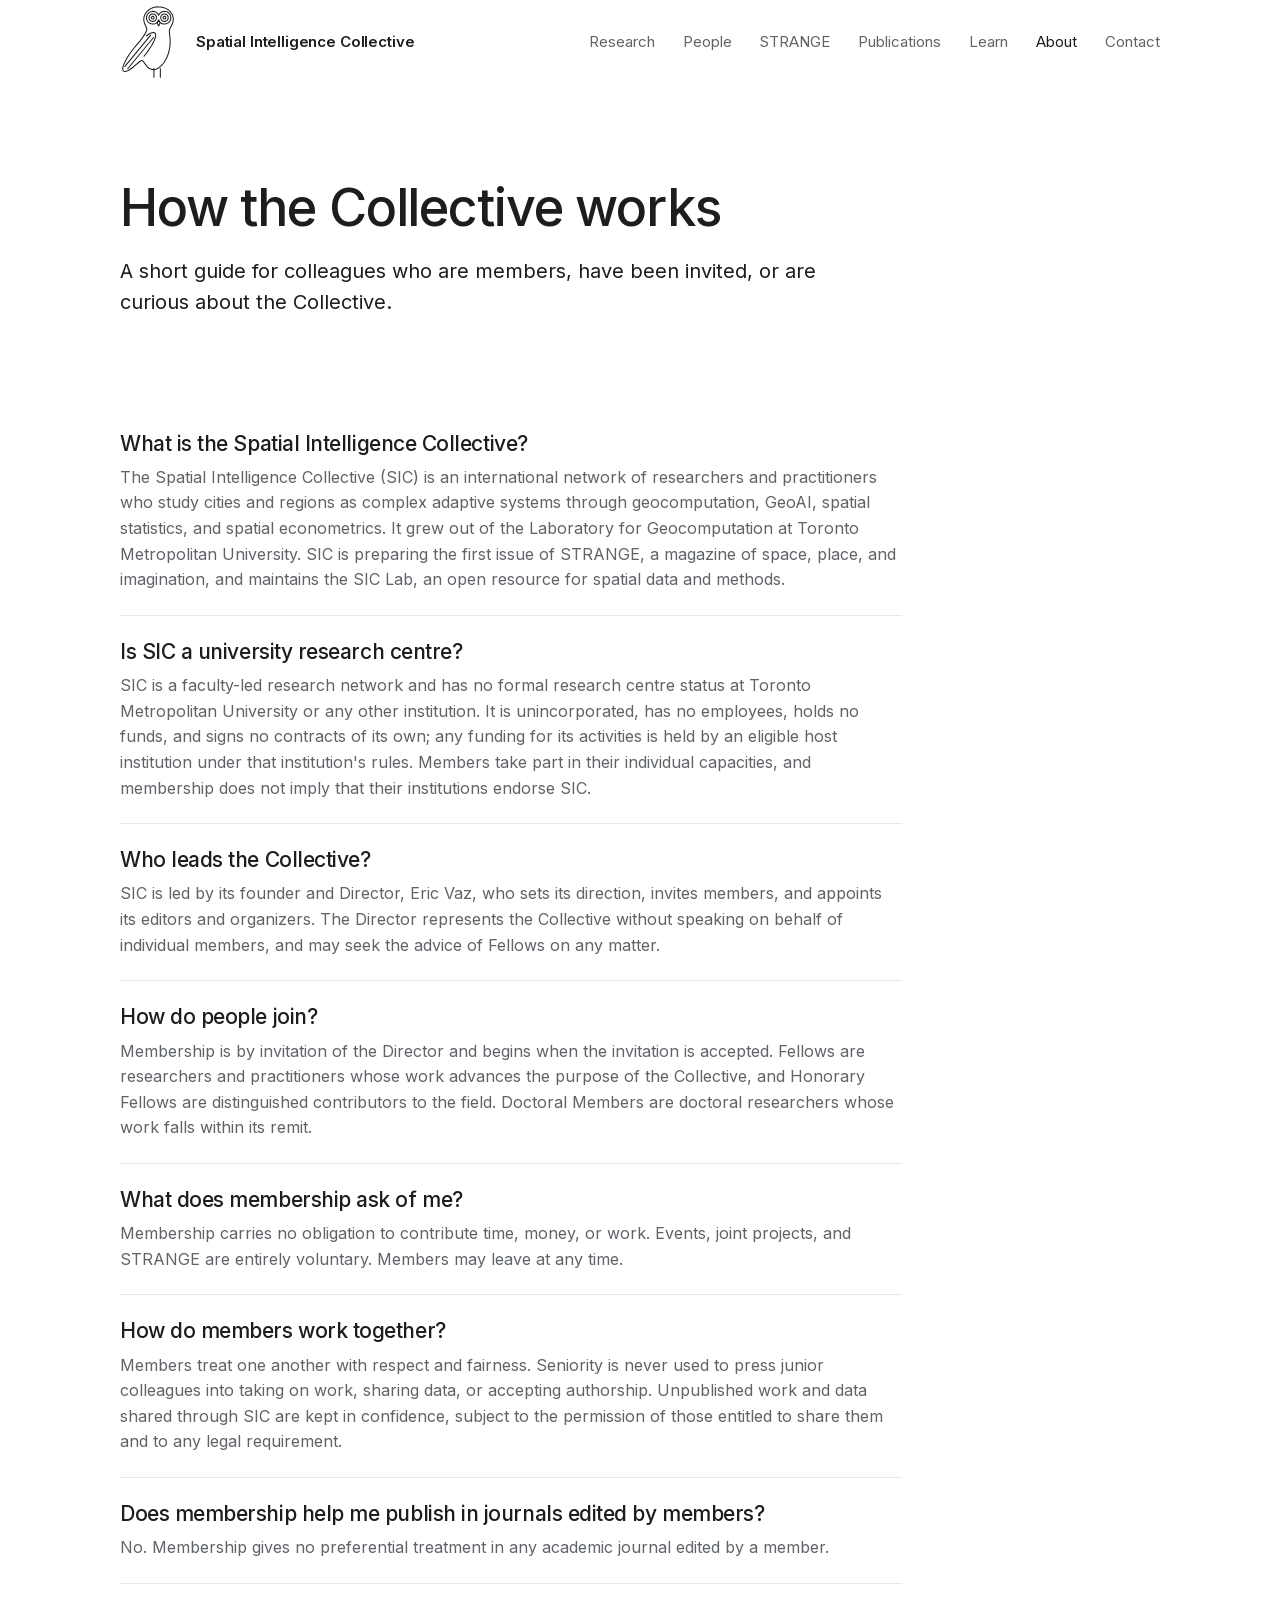
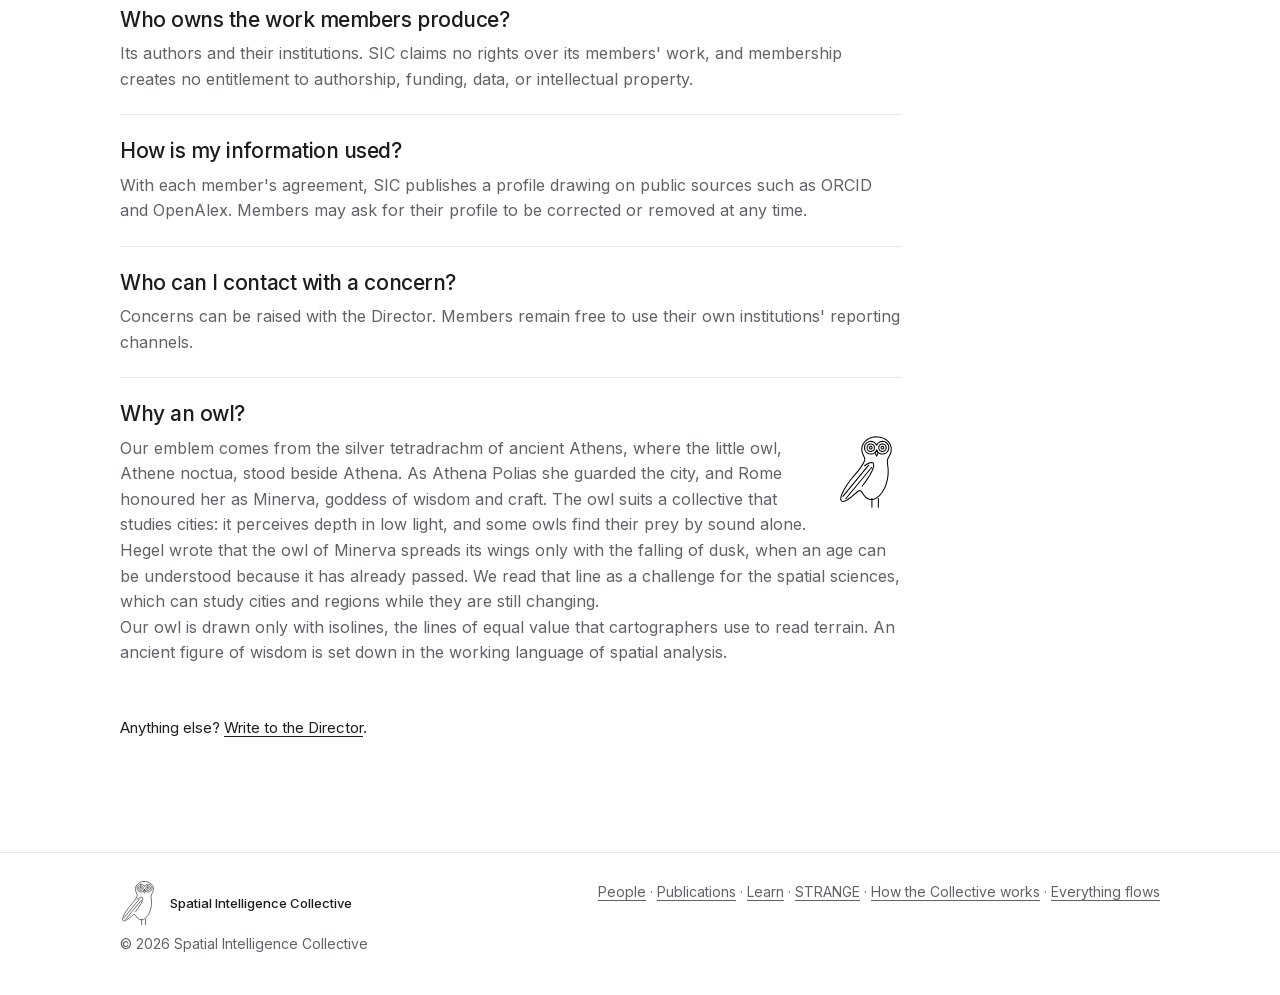
<file: about/index.html>
<!doctype html>
<html lang="en">
<head>
<meta charset="utf-8">
<meta name="viewport" content="width=device-width,initial-scale=1,viewport-fit=cover">
<title>How the Collective works · Spatial Intelligence Collective</title>
<meta name="description" content="What the Spatial Intelligence Collective is, who leads it, how members join, and what membership does and does not ask.">
<link rel="canonical" href="https://spatialintelligence.network/about/">
<meta property="og:title" content="How the Collective works · Spatial Intelligence Collective">
<meta property="og:description" content="What the Spatial Intelligence Collective is, who leads it, how members join, and what membership does and does not ask.">
<meta property="og:type" content="website">
<meta property="og:url" content="https://spatialintelligence.network/about/">
<meta property="og:image" content="https://spatialintelligence.network/assets/art/og-sic-owl.png">
<meta name="theme-color" content="#ffffff">
<link rel="preload" href="../assets/fonts/inter-latin.woff2" as="font" type="font/woff2" crossorigin>
<link rel="stylesheet" href="../assets/css/site.css?v=18">
<link rel="icon" href="data:image/svg+xml,<svg xmlns='http://www.w3.org/2000/svg' viewBox='124 109 649 649' fill='none' stroke='%23111' stroke-width='24.0' stroke-linecap='round' stroke-linejoin='round'><path d='M534.0 127.0 L558.0 127.9 L581.0 132.4 L603.0 140.6 L623.0 152.2 L640.0 166.6 L653.1 183.0 L662.4 201.0 L667.8 221.0 L668.8 242.0 L664.8 264.0 L657.0 283.9 L638.7 318.0 L634.3 334.0 L634.3 349.0 L640.1 394.0 L641.8 424.0 L640.7 456.0 L636.5 489.0 L630.9 515.0 L623.5 540.0 L614.4 564.0 L604.0 585.8 L585.0 616.3 L563.0 641.5 L540.0 659.3 L528.0 665.6 L516.0 669.9 L501.0 672.6 L486.0 672.1 L472.0 668.6 L458.4 662.0 L447.0 653.6 L435.7 642.0 L406.0 600.0 L400.0 595.8 L394.0 594.9 L386.0 597.5 L377.0 603.3 L321.0 650.8 L287.0 674.8 L271.0 683.2 L258.0 687.9 L247.0 689.5 L238.0 687.6 L232.5 683.0 L229.1 675.0 L228.4 665.0 L230.0 653.0 L240.1 622.0 L258.5 585.0 L280.6 549.0 L306.8 512.0 L333.0 478.8 L381.7 421.0 L399.2 398.0 L421.8 363.0 L435.0 337.0 L437.8 325.0 L436.9 314.0 L417.8 270.0 L414.1 257.0 L412.1 244.0 L411.9 230.0 L413.6 217.0 L417.3 204.0 L423.0 191.0 L431.2 178.0 L442.0 165.4 L454.0 154.9 L468.0 145.6 L483.0 138.2 L499.0 132.6 L516.0 128.8 L534.0 127.0'/><path d='M254.2 662.5 L489.8 377.5'/><path d='M436.0 379.3 L455.0 366.4 L471.0 357.7 L484.0 352.6 L497.0 350.5 L505.2 352.0 L512.2 358.0 L515.2 367.0 L515.0 381.1 L510.2 401.0 L503.0 420.0 L481.5 462.0 L449.6 511.0 L414.0 557.1'/><path d='M480.0 168.9 L489.0 168.0 L499.0 168.8 L508.0 171.1 L517.0 175.2 L525.0 180.9 L532.0 188.0 L537.3 196.0 L541.0 204.3 L545.8 194.0 L552.7 185.0 L561.0 177.8 L571.0 172.3 L582.0 168.9 L593.0 168.0 L604.0 169.4 L615.0 173.1 L624.0 178.5 L632.0 185.7 L638.2 194.0 L642.9 204.0 L645.4 214.0 L645.9 225.0 L644.4 235.0 L640.9 245.0 L634.0 256.0 L624.0 265.5 L613.0 271.7 L600.0 275.4 L590.0 276.0 L581.0 274.9 L564.0 268.2 L550.0 256.0 L544.7 248.0 L541.0 239.7 L536.2 250.0 L529.3 259.0 L521.0 266.2 L511.0 271.7 L500.0 275.1 L489.0 276.0 L478.0 274.6 L467.0 270.9 L453.0 261.3 L442.7 248.0 L436.9 232.0 L436.5 215.0 L441.1 199.0 L450.7 185.0 L464.0 174.7 L480.0 168.9'/><path d='M485.0 206.0 L492.0 205.3 L498.0 207.2 L503.0 211.4 L506.0 217.0 L506.7 224.0 L504.8 230.0 L500.6 235.0 L495.0 238.0 L488.0 238.7 L482.0 236.8 L477.0 232.6 L474.0 227.0 L473.3 220.0 L475.2 214.0 L479.4 209.0 L485.0 206.0'/><path d='M587.0 206.0 L594.0 205.3 L600.0 207.2 L605.0 211.4 L608.0 217.0 L608.7 224.0 L606.8 230.0 L602.6 235.0 L597.0 238.0 L590.0 238.7 L584.0 236.8 L579.0 232.6 L576.0 227.0 L575.3 220.0 L577.2 214.0 L581.4 209.0 L587.0 206.0'/><path d='M541.0 242.0 L554.0 268.0 L541.0 294.0 L528.0 268.0 L541.0 242.0'/><path d='M500.0 664.0 L500.0 740.0'/><path d='M556.0 664.0 L556.0 740.0'/></svg>">
<script data-goatcounter="https://spatialintelligence.goatcounter.com/count" async src="//gc.zgo.at/count.js"></script>
<script type="application/ld+json">{"@context": "https://schema.org", "@type": "FAQPage", "url": "https://spatialintelligence.network/about/", "mainEntity": [{"@type": "Question", "name": "What is the Spatial Intelligence Collective?", "acceptedAnswer": {"@type": "Answer", "text": "The Spatial Intelligence Collective (SIC) is an international network of researchers and practitioners who study cities and regions as complex adaptive systems through geocomputation, GeoAI, spatial statistics, and spatial econometrics. It grew out of the Laboratory for Geocomputation at Toronto Metropolitan University. SIC is preparing the first issue of STRANGE, a magazine of space, place, and imagination, and maintains the SIC Lab, an open resource for spatial data and methods."}}, {"@type": "Question", "name": "Is SIC a university research centre?", "acceptedAnswer": {"@type": "Answer", "text": "SIC is a faculty-led research network and has no formal research centre status at Toronto Metropolitan University or any other institution. It is unincorporated, has no employees, holds no funds, and signs no contracts of its own; any funding for its activities is held by an eligible host institution under that institution's rules. Members take part in their individual capacities, and membership does not imply that their institutions endorse SIC."}}, {"@type": "Question", "name": "Who leads the Collective?", "acceptedAnswer": {"@type": "Answer", "text": "SIC is led by its founder and Director, Eric Vaz, who sets its direction, invites members, and appoints its editors and organizers. The Director represents the Collective without speaking on behalf of individual members, and may seek the advice of Fellows on any matter."}}, {"@type": "Question", "name": "How do people join?", "acceptedAnswer": {"@type": "Answer", "text": "Membership is by invitation of the Director and begins when the invitation is accepted. Fellows are researchers and practitioners whose work advances the purpose of the Collective, and Honorary Fellows are distinguished contributors to the field. Doctoral Members are doctoral researchers whose work falls within its remit."}}, {"@type": "Question", "name": "What does membership ask of me?", "acceptedAnswer": {"@type": "Answer", "text": "Membership carries no obligation to contribute time, money, or work. Events, joint projects, and STRANGE are entirely voluntary. Members may leave at any time."}}, {"@type": "Question", "name": "How do members work together?", "acceptedAnswer": {"@type": "Answer", "text": "Members treat one another with respect and fairness. Seniority is never used to press junior colleagues into taking on work, sharing data, or accepting authorship. Unpublished work and data shared through SIC are kept in confidence, subject to the permission of those entitled to share them and to any legal requirement."}}, {"@type": "Question", "name": "Does membership help me publish in journals edited by members?", "acceptedAnswer": {"@type": "Answer", "text": "No. Membership gives no preferential treatment in any academic journal edited by a member."}}, {"@type": "Question", "name": "Who owns the work members produce?", "acceptedAnswer": {"@type": "Answer", "text": "Its authors and their institutions. SIC claims no rights over its members' work, and membership creates no entitlement to authorship, funding, data, or intellectual property."}}, {"@type": "Question", "name": "How is my information used?", "acceptedAnswer": {"@type": "Answer", "text": "With each member's agreement, SIC publishes a profile drawing on public sources such as ORCID and OpenAlex. Members may ask for their profile to be corrected or removed at any time."}}, {"@type": "Question", "name": "Who can I contact with a concern?", "acceptedAnswer": {"@type": "Answer", "text": "Concerns can be raised with the Director. Members remain free to use their own institutions' reporting channels."}}, {"@type": "Question", "name": "Why an owl?", "acceptedAnswer": {"@type": "Answer", "text": "Our emblem comes from the silver tetradrachm of ancient Athens, where the little owl, Athene noctua, stood beside Athena. As Athena Polias she guarded the city, and Rome honoured her as Minerva, goddess of wisdom and craft. The owl suits a collective that studies cities: it perceives depth in low light, and some owls find their prey by sound alone.\n\nHegel wrote that the owl of Minerva spreads its wings only with the falling of dusk, when an age can be understood because it has already passed. We read that line as a challenge for the spatial sciences, which can study cities and regions while they are still changing.\n\nOur owl is drawn only with isolines, the lines of equal value that cartographers use to read terrain. An ancient figure of wisdom is set down in the working language of spatial analysis."}}]}</script>
</head>
<body>
<a class="skip" href="#main">Skip to content</a>

<header class="hdr">
  <div class="wrap">
    <a class="brand" href="../"><svg class="brand-owl" viewBox="135 120 627 627" fill="none" stroke="currentColor" stroke-linecap="round" stroke-linejoin="round" aria-hidden="true" focusable="false"><path d="M534.0 127.0 L558.0 127.9 L581.0 132.4 L603.0 140.6 L623.0 152.2 L640.0 166.6 L653.1 183.0 L662.4 201.0 L667.8 221.0 L668.8 242.0 L664.8 264.0 L657.0 283.9 L638.7 318.0 L634.3 334.0 L634.3 349.0 L640.1 394.0 L641.8 424.0 L640.7 456.0 L636.5 489.0 L630.9 515.0 L623.5 540.0 L614.4 564.0 L604.0 585.8 L585.0 616.3 L563.0 641.5 L540.0 659.3 L528.0 665.6 L516.0 669.9 L501.0 672.6 L486.0 672.1 L472.0 668.6 L458.4 662.0 L447.0 653.6 L435.7 642.0 L406.0 600.0 L400.0 595.8 L394.0 594.9 L386.0 597.5 L377.0 603.3 L321.0 650.8 L287.0 674.8 L271.0 683.2 L258.0 687.9 L247.0 689.5 L238.0 687.6 L232.5 683.0 L229.1 675.0 L228.4 665.0 L230.0 653.0 L240.1 622.0 L258.5 585.0 L280.6 549.0 L306.8 512.0 L333.0 478.8 L381.7 421.0 L399.2 398.0 L421.8 363.0 L435.0 337.0 L437.8 325.0 L436.9 314.0 L417.8 270.0 L414.1 257.0 L412.1 244.0 L411.9 230.0 L413.6 217.0 L417.3 204.0 L423.0 191.0 L431.2 178.0 L442.0 165.4 L454.0 154.9 L468.0 145.6 L483.0 138.2 L499.0 132.6 L516.0 128.8 L534.0 127.0"/><path d="M247.3 645.7 L472.0 373.9"/><path d="M272.0 666.1 L496.7 394.3"/><path d="M436.0 379.3 L455.0 366.4 L471.0 357.7 L484.0 352.6 L497.0 350.5 L505.2 352.0 L512.2 358.0 L515.2 367.0 L515.0 381.1 L510.2 401.0 L503.0 420.0 L481.5 462.0 L449.6 511.0 L414.0 557.1"/><path d="M486.0 166.9 L503.0 168.4 L519.0 175.0 L532.0 186.2 L541.0 200.9 L546.3 191.0 L554.0 182.0 L563.0 175.0 L573.0 170.2 L584.0 167.4 L596.0 166.9 L607.0 168.9 L617.4 173.0 L626.6 179.0 L634.0 186.2 L640.1 195.0 L644.5 205.0 L646.9 216.0 L647.0 227.0 L645.0 237.4 L641.0 247.4 L633.8 258.0 L624.0 267.0 L612.0 273.4 L599.0 276.8 L581.0 276.1 L564.0 269.6 L550.2 258.0 L541.0 243.1 L535.7 253.0 L528.0 262.0 L519.0 269.0 L509.0 273.8 L498.0 276.6 L486.0 277.1 L475.0 275.1 L464.6 271.0 L450.0 260.0 L440.3 246.0 L435.2 229.0 L435.9 211.0 L442.4 194.0 L454.0 180.2 L469.0 171.0 L486.0 166.9"/><path d="M482.0 190.0 L495.0 189.4 L507.0 193.7 L516.2 202.0 L522.0 214.0 L522.6 227.0 L518.3 239.0 L510.0 248.2 L498.0 254.0 L485.0 254.6 L473.0 250.3 L463.8 242.0 L458.0 230.0 L457.4 217.0 L461.7 205.0 L470.0 195.8 L482.0 190.0"/><path d="M584.0 190.0 L597.0 189.4 L609.0 193.7 L618.2 202.0 L624.0 214.0 L624.6 227.0 L620.3 239.0 L612.0 248.2 L600.0 254.0 L587.0 254.6 L575.0 250.3 L565.8 242.0 L560.0 230.0 L559.4 217.0 L563.7 205.0 L572.0 195.8 L584.0 190.0"/><path d="M486.0 210.7 L491.0 210.0 L495.0 211.1 L498.9 214.0 L501.3 218.0 L502.0 223.0 L500.9 227.0 L498.0 230.9 L494.0 233.3 L489.0 234.0 L485.0 232.9 L481.1 230.0 L478.7 226.0 L478.0 221.0 L479.1 217.0 L482.0 213.1 L486.0 210.7"/><path d="M588.0 210.7 L593.0 210.0 L597.0 211.1 L600.9 214.0 L603.3 218.0 L604.0 223.0 L602.9 227.0 L600.0 230.9 L596.0 233.3 L591.0 234.0 L587.0 232.9 L583.1 230.0 L580.7 226.0 L580.0 221.0 L581.1 217.0 L584.0 213.1 L588.0 210.7"/><path d="M541.0 242.0 L554.0 268.0 L541.0 294.0 L528.0 268.0 L541.0 242.0"/><path d="M500.0 664.0 L500.0 740.0"/><path d="M556.0 664.0 L556.0 740.0"/></svg><span>Spatial Intelligence Collective</span></a>
    <button class="menu" aria-expanded="false" aria-controls="nav">Menu</button>
    <nav class="nav" id="nav" aria-label="Main">
      <a href="../#research">Research</a>
      <a href="../people/">People</a>
      <a href="../strange/">STRANGE</a>
      <a href="../publications/">Publications</a>
      <a href="../learn/">Learn</a>
      <a href="../about/" aria-current="page">About</a>
      <a href="../#contact">Contact</a>
    </nav>
  </div>
</header>

<main id="main">
<section class="page-head">
  <div class="wrap">
    <h1>How the Collective works</h1>
    <p class="lede">A short guide for colleagues who are members, have been invited, or are curious about the Collective.</p>
  </div>
</section>

<section id="faq">
  <div class="wrap faq"><div class="qa"><h2>What is the Spatial Intelligence Collective?</h2><p>The Spatial Intelligence Collective (SIC) is an international network of researchers and practitioners who study cities and regions as complex adaptive systems through geocomputation, GeoAI, spatial statistics, and spatial econometrics. It grew out of the Laboratory for Geocomputation at Toronto Metropolitan University. SIC is preparing the first issue of STRANGE, a magazine of space, place, and imagination, and maintains the SIC Lab, an open resource for spatial data and methods.</p></div><div class="qa"><h2>Is SIC a university research centre?</h2><p>SIC is a faculty-led research network and has no formal research centre status at Toronto Metropolitan University or any other institution. It is unincorporated, has no employees, holds no funds, and signs no contracts of its own; any funding for its activities is held by an eligible host institution under that institution&#x27;s rules. Members take part in their individual capacities, and membership does not imply that their institutions endorse SIC.</p></div><div class="qa"><h2>Who leads the Collective?</h2><p>SIC is led by its founder and Director, Eric Vaz, who sets its direction, invites members, and appoints its editors and organizers. The Director represents the Collective without speaking on behalf of individual members, and may seek the advice of Fellows on any matter.</p></div><div class="qa"><h2>How do people join?</h2><p>Membership is by invitation of the Director and begins when the invitation is accepted. Fellows are researchers and practitioners whose work advances the purpose of the Collective, and Honorary Fellows are distinguished contributors to the field. Doctoral Members are doctoral researchers whose work falls within its remit.</p></div><div class="qa"><h2>What does membership ask of me?</h2><p>Membership carries no obligation to contribute time, money, or work. Events, joint projects, and STRANGE are entirely voluntary. Members may leave at any time.</p></div><div class="qa"><h2>How do members work together?</h2><p>Members treat one another with respect and fairness. Seniority is never used to press junior colleagues into taking on work, sharing data, or accepting authorship. Unpublished work and data shared through SIC are kept in confidence, subject to the permission of those entitled to share them and to any legal requirement.</p></div><div class="qa"><h2>Does membership help me publish in journals edited by members?</h2><p>No. Membership gives no preferential treatment in any academic journal edited by a member.</p></div><div class="qa"><h2>Who owns the work members produce?</h2><p>Its authors and their institutions. SIC claims no rights over its members&#x27; work, and membership creates no entitlement to authorship, funding, data, or intellectual property.</p></div><div class="qa"><h2>How is my information used?</h2><p>With each member&#x27;s agreement, SIC publishes a profile drawing on public sources such as ORCID and OpenAlex. Members may ask for their profile to be corrected or removed at any time.</p></div><div class="qa"><h2>Who can I contact with a concern?</h2><p>Concerns can be raised with the Director. Members remain free to use their own institutions&#x27; reporting channels.</p></div><div class="qa qa-owl"><h2>Why an owl?</h2><img class="owl-emblem" src="../assets/art/owl.svg" alt="" width="72" height="72"><p>Our emblem comes from the silver tetradrachm of ancient Athens, where the little owl, Athene noctua, stood beside Athena. As Athena Polias she guarded the city, and Rome honoured her as Minerva, goddess of wisdom and craft. The owl suits a collective that studies cities: it perceives depth in low light, and some owls find their prey by sound alone.</p><p>Hegel wrote that the owl of Minerva spreads its wings only with the falling of dusk, when an age can be understood because it has already passed. We read that line as a challenge for the spatial sciences, which can study cities and regions while they are still changing.</p><p>Our owl is drawn only with isolines, the lines of equal value that cartographers use to read terrain. An ancient figure of wisdom is set down in the working language of spatial analysis.</p></div>
    <p class="more">Anything else? <a href="mailto:evaz@torontomu.ca?subject=Spatial%20Intelligence%20Collective">Write to the Director</a>.</p>
  </div>
</section>
</main>

<footer class="ftr">
  <div class="wrap">
    <div class="ftr-id"><a class="ftr-brand" href="../"><svg class="brand-owl" viewBox="135 120 627 627" fill="none" stroke="currentColor" stroke-linecap="round" stroke-linejoin="round" aria-hidden="true" focusable="false"><path d="M534.0 127.0 L558.0 127.9 L581.0 132.4 L603.0 140.6 L623.0 152.2 L640.0 166.6 L653.1 183.0 L662.4 201.0 L667.8 221.0 L668.8 242.0 L664.8 264.0 L657.0 283.9 L638.7 318.0 L634.3 334.0 L634.3 349.0 L640.1 394.0 L641.8 424.0 L640.7 456.0 L636.5 489.0 L630.9 515.0 L623.5 540.0 L614.4 564.0 L604.0 585.8 L585.0 616.3 L563.0 641.5 L540.0 659.3 L528.0 665.6 L516.0 669.9 L501.0 672.6 L486.0 672.1 L472.0 668.6 L458.4 662.0 L447.0 653.6 L435.7 642.0 L406.0 600.0 L400.0 595.8 L394.0 594.9 L386.0 597.5 L377.0 603.3 L321.0 650.8 L287.0 674.8 L271.0 683.2 L258.0 687.9 L247.0 689.5 L238.0 687.6 L232.5 683.0 L229.1 675.0 L228.4 665.0 L230.0 653.0 L240.1 622.0 L258.5 585.0 L280.6 549.0 L306.8 512.0 L333.0 478.8 L381.7 421.0 L399.2 398.0 L421.8 363.0 L435.0 337.0 L437.8 325.0 L436.9 314.0 L417.8 270.0 L414.1 257.0 L412.1 244.0 L411.9 230.0 L413.6 217.0 L417.3 204.0 L423.0 191.0 L431.2 178.0 L442.0 165.4 L454.0 154.9 L468.0 145.6 L483.0 138.2 L499.0 132.6 L516.0 128.8 L534.0 127.0"/><path d="M247.3 645.7 L472.0 373.9"/><path d="M272.0 666.1 L496.7 394.3"/><path d="M436.0 379.3 L455.0 366.4 L471.0 357.7 L484.0 352.6 L497.0 350.5 L505.2 352.0 L512.2 358.0 L515.2 367.0 L515.0 381.1 L510.2 401.0 L503.0 420.0 L481.5 462.0 L449.6 511.0 L414.0 557.1"/><path d="M486.0 166.9 L503.0 168.4 L519.0 175.0 L532.0 186.2 L541.0 200.9 L546.3 191.0 L554.0 182.0 L563.0 175.0 L573.0 170.2 L584.0 167.4 L596.0 166.9 L607.0 168.9 L617.4 173.0 L626.6 179.0 L634.0 186.2 L640.1 195.0 L644.5 205.0 L646.9 216.0 L647.0 227.0 L645.0 237.4 L641.0 247.4 L633.8 258.0 L624.0 267.0 L612.0 273.4 L599.0 276.8 L581.0 276.1 L564.0 269.6 L550.2 258.0 L541.0 243.1 L535.7 253.0 L528.0 262.0 L519.0 269.0 L509.0 273.8 L498.0 276.6 L486.0 277.1 L475.0 275.1 L464.6 271.0 L450.0 260.0 L440.3 246.0 L435.2 229.0 L435.9 211.0 L442.4 194.0 L454.0 180.2 L469.0 171.0 L486.0 166.9"/><path d="M482.0 190.0 L495.0 189.4 L507.0 193.7 L516.2 202.0 L522.0 214.0 L522.6 227.0 L518.3 239.0 L510.0 248.2 L498.0 254.0 L485.0 254.6 L473.0 250.3 L463.8 242.0 L458.0 230.0 L457.4 217.0 L461.7 205.0 L470.0 195.8 L482.0 190.0"/><path d="M584.0 190.0 L597.0 189.4 L609.0 193.7 L618.2 202.0 L624.0 214.0 L624.6 227.0 L620.3 239.0 L612.0 248.2 L600.0 254.0 L587.0 254.6 L575.0 250.3 L565.8 242.0 L560.0 230.0 L559.4 217.0 L563.7 205.0 L572.0 195.8 L584.0 190.0"/><path d="M486.0 210.7 L491.0 210.0 L495.0 211.1 L498.9 214.0 L501.3 218.0 L502.0 223.0 L500.9 227.0 L498.0 230.9 L494.0 233.3 L489.0 234.0 L485.0 232.9 L481.1 230.0 L478.7 226.0 L478.0 221.0 L479.1 217.0 L482.0 213.1 L486.0 210.7"/><path d="M588.0 210.7 L593.0 210.0 L597.0 211.1 L600.9 214.0 L603.3 218.0 L604.0 223.0 L602.9 227.0 L600.0 230.9 L596.0 233.3 L591.0 234.0 L587.0 232.9 L583.1 230.0 L580.7 226.0 L580.0 221.0 L581.1 217.0 L584.0 213.1 L588.0 210.7"/><path d="M541.0 242.0 L554.0 268.0 L541.0 294.0 L528.0 268.0 L541.0 242.0"/><path d="M500.0 664.0 L500.0 740.0"/><path d="M556.0 664.0 L556.0 740.0"/></svg><span>Spatial Intelligence Collective</span></a><span>© <span id="yr">2026</span> Spatial Intelligence Collective</span></div>
    <span><a href="../people/">People</a> · <a href="../publications/">Publications</a> · <a href="../learn/">Learn</a> · <a href="../strange/">STRANGE</a> · <a href="../about/">How the Collective works</a> · <a href="../#flows">Everything flows</a></span>
  </div>
</footer>

<script>
document.getElementById('yr').textContent = new Date().getFullYear();
var m=document.querySelector('.menu'), nv=document.getElementById('nav'), h=document.querySelector('.hdr');
m.addEventListener('click',function(){var o=nv.classList.toggle('open');m.setAttribute('aria-expanded',o);m.textContent=o?'Close':'Menu';});
window.addEventListener('scroll',function(){h.classList.toggle('scrolled',window.scrollY>8);},{passive:true});
</script>
</body>
</html>
</file>
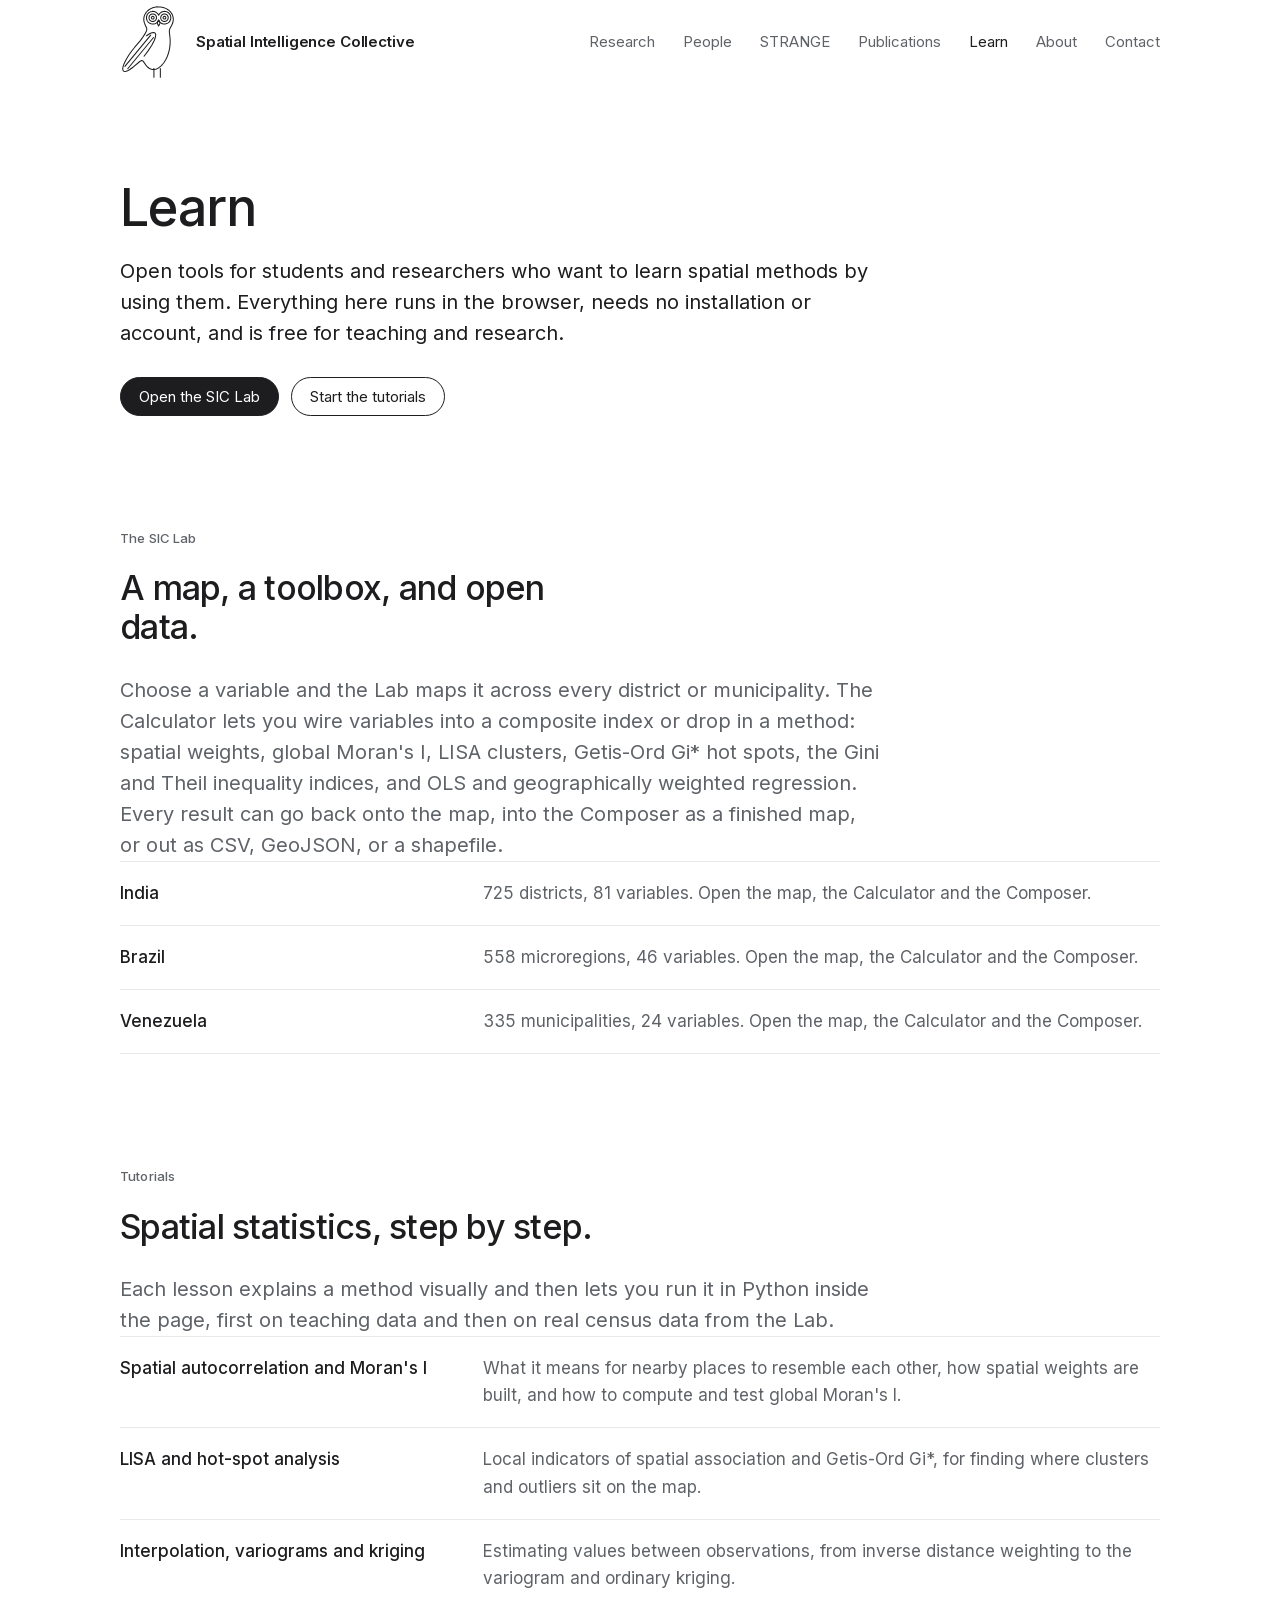
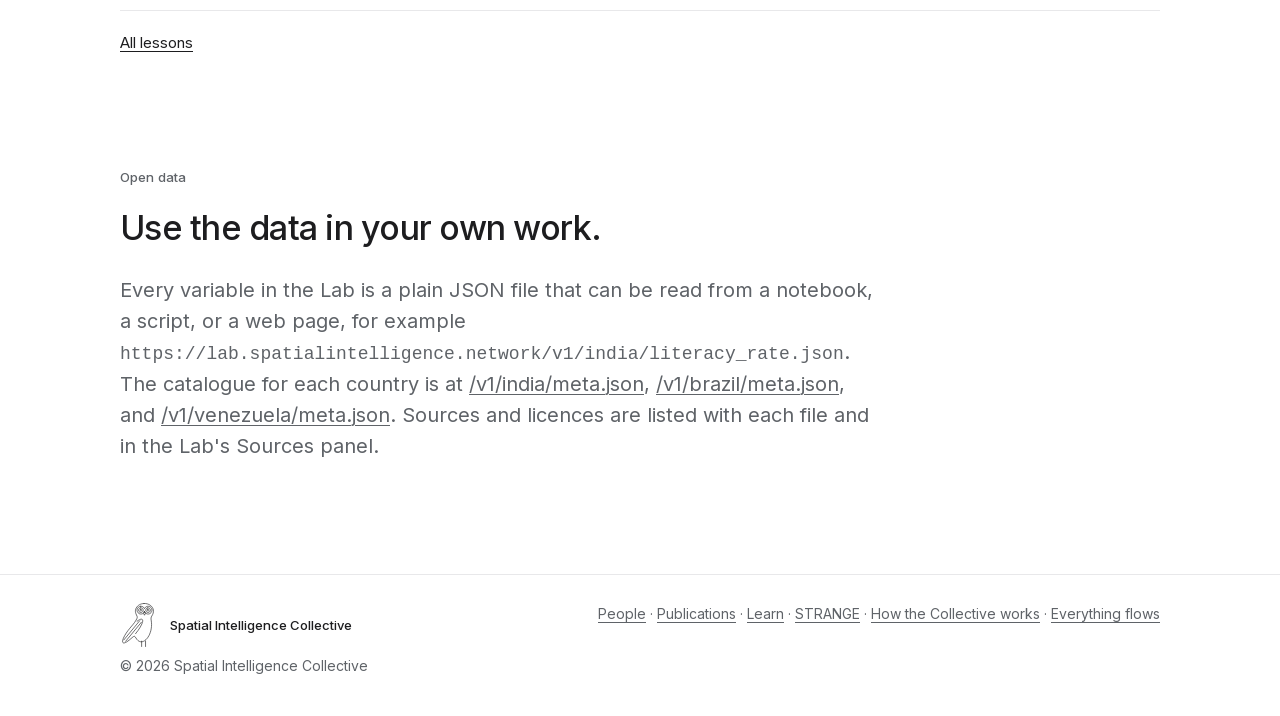
<file: learn/index.html>
<!doctype html>
<html lang="en">
<head>
<meta charset="utf-8">
<meta name="viewport" content="width=device-width,initial-scale=1,viewport-fit=cover">
<title>Learn · Spatial Intelligence Collective</title>
<meta name="description" content="The SIC Lab and tutorials: open data and spatial statistics that run in the browser, free for students and researchers.">
<link rel="canonical" href="https://spatialintelligence.network/learn/">
<meta property="og:title" content="Learn · Spatial Intelligence Collective">
<meta property="og:description" content="The SIC Lab and tutorials: open data and spatial statistics that run in the browser, free for students and researchers.">
<meta property="og:type" content="website">
<meta property="og:url" content="https://spatialintelligence.network/learn/">
<meta property="og:image" content="https://spatialintelligence.network/assets/art/og-sic-owl.png">
<meta name="theme-color" content="#ffffff">
<link rel="preload" href="../assets/fonts/inter-latin.woff2" as="font" type="font/woff2" crossorigin>
<link rel="stylesheet" href="../assets/css/site.css?v=18">
<link rel="icon" href="data:image/svg+xml,<svg xmlns='http://www.w3.org/2000/svg' viewBox='124 109 649 649' fill='none' stroke='%23111' stroke-width='24.0' stroke-linecap='round' stroke-linejoin='round'><path d='M534.0 127.0 L558.0 127.9 L581.0 132.4 L603.0 140.6 L623.0 152.2 L640.0 166.6 L653.1 183.0 L662.4 201.0 L667.8 221.0 L668.8 242.0 L664.8 264.0 L657.0 283.9 L638.7 318.0 L634.3 334.0 L634.3 349.0 L640.1 394.0 L641.8 424.0 L640.7 456.0 L636.5 489.0 L630.9 515.0 L623.5 540.0 L614.4 564.0 L604.0 585.8 L585.0 616.3 L563.0 641.5 L540.0 659.3 L528.0 665.6 L516.0 669.9 L501.0 672.6 L486.0 672.1 L472.0 668.6 L458.4 662.0 L447.0 653.6 L435.7 642.0 L406.0 600.0 L400.0 595.8 L394.0 594.9 L386.0 597.5 L377.0 603.3 L321.0 650.8 L287.0 674.8 L271.0 683.2 L258.0 687.9 L247.0 689.5 L238.0 687.6 L232.5 683.0 L229.1 675.0 L228.4 665.0 L230.0 653.0 L240.1 622.0 L258.5 585.0 L280.6 549.0 L306.8 512.0 L333.0 478.8 L381.7 421.0 L399.2 398.0 L421.8 363.0 L435.0 337.0 L437.8 325.0 L436.9 314.0 L417.8 270.0 L414.1 257.0 L412.1 244.0 L411.9 230.0 L413.6 217.0 L417.3 204.0 L423.0 191.0 L431.2 178.0 L442.0 165.4 L454.0 154.9 L468.0 145.6 L483.0 138.2 L499.0 132.6 L516.0 128.8 L534.0 127.0'/><path d='M254.2 662.5 L489.8 377.5'/><path d='M436.0 379.3 L455.0 366.4 L471.0 357.7 L484.0 352.6 L497.0 350.5 L505.2 352.0 L512.2 358.0 L515.2 367.0 L515.0 381.1 L510.2 401.0 L503.0 420.0 L481.5 462.0 L449.6 511.0 L414.0 557.1'/><path d='M480.0 168.9 L489.0 168.0 L499.0 168.8 L508.0 171.1 L517.0 175.2 L525.0 180.9 L532.0 188.0 L537.3 196.0 L541.0 204.3 L545.8 194.0 L552.7 185.0 L561.0 177.8 L571.0 172.3 L582.0 168.9 L593.0 168.0 L604.0 169.4 L615.0 173.1 L624.0 178.5 L632.0 185.7 L638.2 194.0 L642.9 204.0 L645.4 214.0 L645.9 225.0 L644.4 235.0 L640.9 245.0 L634.0 256.0 L624.0 265.5 L613.0 271.7 L600.0 275.4 L590.0 276.0 L581.0 274.9 L564.0 268.2 L550.0 256.0 L544.7 248.0 L541.0 239.7 L536.2 250.0 L529.3 259.0 L521.0 266.2 L511.0 271.7 L500.0 275.1 L489.0 276.0 L478.0 274.6 L467.0 270.9 L453.0 261.3 L442.7 248.0 L436.9 232.0 L436.5 215.0 L441.1 199.0 L450.7 185.0 L464.0 174.7 L480.0 168.9'/><path d='M485.0 206.0 L492.0 205.3 L498.0 207.2 L503.0 211.4 L506.0 217.0 L506.7 224.0 L504.8 230.0 L500.6 235.0 L495.0 238.0 L488.0 238.7 L482.0 236.8 L477.0 232.6 L474.0 227.0 L473.3 220.0 L475.2 214.0 L479.4 209.0 L485.0 206.0'/><path d='M587.0 206.0 L594.0 205.3 L600.0 207.2 L605.0 211.4 L608.0 217.0 L608.7 224.0 L606.8 230.0 L602.6 235.0 L597.0 238.0 L590.0 238.7 L584.0 236.8 L579.0 232.6 L576.0 227.0 L575.3 220.0 L577.2 214.0 L581.4 209.0 L587.0 206.0'/><path d='M541.0 242.0 L554.0 268.0 L541.0 294.0 L528.0 268.0 L541.0 242.0'/><path d='M500.0 664.0 L500.0 740.0'/><path d='M556.0 664.0 L556.0 740.0'/></svg>">
<script data-goatcounter="https://spatialintelligence.goatcounter.com/count" async src="//gc.zgo.at/count.js"></script>
<script type="application/ld+json">{"@context": "https://schema.org", "@type": "Course", "name": "Spatial statistics with the SIC Lab", "description": "Interactive lessons on spatial autocorrelation, hot-spot analysis and interpolation, with Python that runs in the browser.", "url": "https://spatialintelligence.network/learn/", "isAccessibleForFree": true, "provider": {"@type": "Organization", "name": "Spatial Intelligence Collective", "url": "https://spatialintelligence.network/"}}</script>
</head>
<body>
<a class="skip" href="#main">Skip to content</a>

<header class="hdr">
  <div class="wrap">
    <a class="brand" href="../"><svg class="brand-owl" viewBox="135 120 627 627" fill="none" stroke="currentColor" stroke-linecap="round" stroke-linejoin="round" aria-hidden="true" focusable="false"><path d="M534.0 127.0 L558.0 127.9 L581.0 132.4 L603.0 140.6 L623.0 152.2 L640.0 166.6 L653.1 183.0 L662.4 201.0 L667.8 221.0 L668.8 242.0 L664.8 264.0 L657.0 283.9 L638.7 318.0 L634.3 334.0 L634.3 349.0 L640.1 394.0 L641.8 424.0 L640.7 456.0 L636.5 489.0 L630.9 515.0 L623.5 540.0 L614.4 564.0 L604.0 585.8 L585.0 616.3 L563.0 641.5 L540.0 659.3 L528.0 665.6 L516.0 669.9 L501.0 672.6 L486.0 672.1 L472.0 668.6 L458.4 662.0 L447.0 653.6 L435.7 642.0 L406.0 600.0 L400.0 595.8 L394.0 594.9 L386.0 597.5 L377.0 603.3 L321.0 650.8 L287.0 674.8 L271.0 683.2 L258.0 687.9 L247.0 689.5 L238.0 687.6 L232.5 683.0 L229.1 675.0 L228.4 665.0 L230.0 653.0 L240.1 622.0 L258.5 585.0 L280.6 549.0 L306.8 512.0 L333.0 478.8 L381.7 421.0 L399.2 398.0 L421.8 363.0 L435.0 337.0 L437.8 325.0 L436.9 314.0 L417.8 270.0 L414.1 257.0 L412.1 244.0 L411.9 230.0 L413.6 217.0 L417.3 204.0 L423.0 191.0 L431.2 178.0 L442.0 165.4 L454.0 154.9 L468.0 145.6 L483.0 138.2 L499.0 132.6 L516.0 128.8 L534.0 127.0"/><path d="M247.3 645.7 L472.0 373.9"/><path d="M272.0 666.1 L496.7 394.3"/><path d="M436.0 379.3 L455.0 366.4 L471.0 357.7 L484.0 352.6 L497.0 350.5 L505.2 352.0 L512.2 358.0 L515.2 367.0 L515.0 381.1 L510.2 401.0 L503.0 420.0 L481.5 462.0 L449.6 511.0 L414.0 557.1"/><path d="M486.0 166.9 L503.0 168.4 L519.0 175.0 L532.0 186.2 L541.0 200.9 L546.3 191.0 L554.0 182.0 L563.0 175.0 L573.0 170.2 L584.0 167.4 L596.0 166.9 L607.0 168.9 L617.4 173.0 L626.6 179.0 L634.0 186.2 L640.1 195.0 L644.5 205.0 L646.9 216.0 L647.0 227.0 L645.0 237.4 L641.0 247.4 L633.8 258.0 L624.0 267.0 L612.0 273.4 L599.0 276.8 L581.0 276.1 L564.0 269.6 L550.2 258.0 L541.0 243.1 L535.7 253.0 L528.0 262.0 L519.0 269.0 L509.0 273.8 L498.0 276.6 L486.0 277.1 L475.0 275.1 L464.6 271.0 L450.0 260.0 L440.3 246.0 L435.2 229.0 L435.9 211.0 L442.4 194.0 L454.0 180.2 L469.0 171.0 L486.0 166.9"/><path d="M482.0 190.0 L495.0 189.4 L507.0 193.7 L516.2 202.0 L522.0 214.0 L522.6 227.0 L518.3 239.0 L510.0 248.2 L498.0 254.0 L485.0 254.6 L473.0 250.3 L463.8 242.0 L458.0 230.0 L457.4 217.0 L461.7 205.0 L470.0 195.8 L482.0 190.0"/><path d="M584.0 190.0 L597.0 189.4 L609.0 193.7 L618.2 202.0 L624.0 214.0 L624.6 227.0 L620.3 239.0 L612.0 248.2 L600.0 254.0 L587.0 254.6 L575.0 250.3 L565.8 242.0 L560.0 230.0 L559.4 217.0 L563.7 205.0 L572.0 195.8 L584.0 190.0"/><path d="M486.0 210.7 L491.0 210.0 L495.0 211.1 L498.9 214.0 L501.3 218.0 L502.0 223.0 L500.9 227.0 L498.0 230.9 L494.0 233.3 L489.0 234.0 L485.0 232.9 L481.1 230.0 L478.7 226.0 L478.0 221.0 L479.1 217.0 L482.0 213.1 L486.0 210.7"/><path d="M588.0 210.7 L593.0 210.0 L597.0 211.1 L600.9 214.0 L603.3 218.0 L604.0 223.0 L602.9 227.0 L600.0 230.9 L596.0 233.3 L591.0 234.0 L587.0 232.9 L583.1 230.0 L580.7 226.0 L580.0 221.0 L581.1 217.0 L584.0 213.1 L588.0 210.7"/><path d="M541.0 242.0 L554.0 268.0 L541.0 294.0 L528.0 268.0 L541.0 242.0"/><path d="M500.0 664.0 L500.0 740.0"/><path d="M556.0 664.0 L556.0 740.0"/></svg><span>Spatial Intelligence Collective</span></a>
    <button class="menu" aria-expanded="false" aria-controls="nav">Menu</button>
    <nav class="nav" id="nav" aria-label="Main">
      <a href="../#research">Research</a>
      <a href="../people/">People</a>
      <a href="../strange/">STRANGE</a>
      <a href="../publications/">Publications</a>
      <a href="../learn/" aria-current="page">Learn</a>
      <a href="../about/">About</a>
      <a href="../#contact">Contact</a>
    </nav>
  </div>
</header>

<main id="main">
<section class="page-head">
  <div class="wrap">
    <h1>Learn</h1>
    <p class="lede">Open tools for students and researchers who want to learn spatial methods by using them. Everything here runs in the browser, needs no installation or account, and is free for teaching and research.</p>
    <div class="cta">
      <a class="btn solid" href="https://lab.spatialintelligence.network/india">Open the SIC Lab</a>
      <a class="btn" href="https://lab.spatialintelligence.network/spatstat/">Start the tutorials</a>
    </div>
  </div>
</section>

<section id="lab">
  <div class="wrap">
    <p class="label">The SIC Lab</p>
    <h2>A map, a toolbox, and open data.</h2>
    <p class="lede muted">Choose a variable and the Lab maps it across every district or municipality. The Calculator lets you wire variables into a composite index or drop in a method: spatial weights, global Moran's I, LISA clusters, Getis-Ord Gi* hot spots, the Gini and Theil inequality indices, and OLS and geographically weighted regression. Every result can go back onto the map, into the Composer as a finished map, or out as CSV, GeoJSON, or a shapefile.</p>
    <ul class="rows"><li><a class="row" href="https://lab.spatialintelligence.network/india"><span class="k">India</span><span class="v">725 districts, 81 variables. Open the map, the Calculator and the Composer.</span></a></li><li><a class="row" href="https://lab.spatialintelligence.network/brazil"><span class="k">Brazil</span><span class="v">558 microregions, 46 variables. Open the map, the Calculator and the Composer.</span></a></li><li><a class="row" href="https://lab.spatialintelligence.network/venezuela"><span class="k">Venezuela</span><span class="v">335 municipalities, 24 variables. Open the map, the Calculator and the Composer.</span></a></li></ul>
  </div>
</section>

<section id="tutorials">
  <div class="wrap">
    <p class="label">Tutorials</p>
    <h2>Spatial statistics, step by step.</h2>
    <p class="lede muted">Each lesson explains a method visually and then lets you run it in Python inside the page, first on teaching data and then on real census data from the Lab.</p>
    <ul class="rows"><li><a class="row" href="https://lab.spatialintelligence.network/spatstat/spatial-autocorrelation/"><span class="k">Spatial autocorrelation and Moran&#x27;s I</span><span class="v">What it means for nearby places to resemble each other, how spatial weights are built, and how to compute and test global Moran&#x27;s I.</span></a></li><li><a class="row" href="https://lab.spatialintelligence.network/spatstat/hot-spot-analysis/"><span class="k">LISA and hot-spot analysis</span><span class="v">Local indicators of spatial association and Getis-Ord Gi*, for finding where clusters and outliers sit on the map.</span></a></li><li><a class="row" href="https://lab.spatialintelligence.network/spatstat/interpolation/"><span class="k">Interpolation, variograms and kriging</span><span class="v">Estimating values between observations, from inverse distance weighting to the variogram and ordinary kriging.</span></a></li></ul>
    <p class="more"><a href="https://lab.spatialintelligence.network/spatstat/">All lessons</a></p>
  </div>
</section>

<section id="open-data">
  <div class="wrap">
    <p class="label">Open data</p>
    <h2>Use the data in your own work.</h2>
    <p class="lede muted">Every variable in the Lab is a plain JSON file that can be read from a notebook, a script, or a web page, for example <code>https://lab.spatialintelligence.network/v1/india/literacy_rate.json</code>. The catalogue for each country is at <a href="https://lab.spatialintelligence.network/v1/india/meta.json">/v1/india/meta.json</a>, <a href="https://lab.spatialintelligence.network/v1/brazil/meta.json">/v1/brazil/meta.json</a>, and <a href="https://lab.spatialintelligence.network/v1/venezuela/meta.json">/v1/venezuela/meta.json</a>. Sources and licences are listed with each file and in the Lab's Sources panel.</p>
  </div>
</section>
</main>

<footer class="ftr">
  <div class="wrap">
    <div class="ftr-id"><a class="ftr-brand" href="../"><svg class="brand-owl" viewBox="135 120 627 627" fill="none" stroke="currentColor" stroke-linecap="round" stroke-linejoin="round" aria-hidden="true" focusable="false"><path d="M534.0 127.0 L558.0 127.9 L581.0 132.4 L603.0 140.6 L623.0 152.2 L640.0 166.6 L653.1 183.0 L662.4 201.0 L667.8 221.0 L668.8 242.0 L664.8 264.0 L657.0 283.9 L638.7 318.0 L634.3 334.0 L634.3 349.0 L640.1 394.0 L641.8 424.0 L640.7 456.0 L636.5 489.0 L630.9 515.0 L623.5 540.0 L614.4 564.0 L604.0 585.8 L585.0 616.3 L563.0 641.5 L540.0 659.3 L528.0 665.6 L516.0 669.9 L501.0 672.6 L486.0 672.1 L472.0 668.6 L458.4 662.0 L447.0 653.6 L435.7 642.0 L406.0 600.0 L400.0 595.8 L394.0 594.9 L386.0 597.5 L377.0 603.3 L321.0 650.8 L287.0 674.8 L271.0 683.2 L258.0 687.9 L247.0 689.5 L238.0 687.6 L232.5 683.0 L229.1 675.0 L228.4 665.0 L230.0 653.0 L240.1 622.0 L258.5 585.0 L280.6 549.0 L306.8 512.0 L333.0 478.8 L381.7 421.0 L399.2 398.0 L421.8 363.0 L435.0 337.0 L437.8 325.0 L436.9 314.0 L417.8 270.0 L414.1 257.0 L412.1 244.0 L411.9 230.0 L413.6 217.0 L417.3 204.0 L423.0 191.0 L431.2 178.0 L442.0 165.4 L454.0 154.9 L468.0 145.6 L483.0 138.2 L499.0 132.6 L516.0 128.8 L534.0 127.0"/><path d="M247.3 645.7 L472.0 373.9"/><path d="M272.0 666.1 L496.7 394.3"/><path d="M436.0 379.3 L455.0 366.4 L471.0 357.7 L484.0 352.6 L497.0 350.5 L505.2 352.0 L512.2 358.0 L515.2 367.0 L515.0 381.1 L510.2 401.0 L503.0 420.0 L481.5 462.0 L449.6 511.0 L414.0 557.1"/><path d="M486.0 166.9 L503.0 168.4 L519.0 175.0 L532.0 186.2 L541.0 200.9 L546.3 191.0 L554.0 182.0 L563.0 175.0 L573.0 170.2 L584.0 167.4 L596.0 166.9 L607.0 168.9 L617.4 173.0 L626.6 179.0 L634.0 186.2 L640.1 195.0 L644.5 205.0 L646.9 216.0 L647.0 227.0 L645.0 237.4 L641.0 247.4 L633.8 258.0 L624.0 267.0 L612.0 273.4 L599.0 276.8 L581.0 276.1 L564.0 269.6 L550.2 258.0 L541.0 243.1 L535.7 253.0 L528.0 262.0 L519.0 269.0 L509.0 273.8 L498.0 276.6 L486.0 277.1 L475.0 275.1 L464.6 271.0 L450.0 260.0 L440.3 246.0 L435.2 229.0 L435.9 211.0 L442.4 194.0 L454.0 180.2 L469.0 171.0 L486.0 166.9"/><path d="M482.0 190.0 L495.0 189.4 L507.0 193.7 L516.2 202.0 L522.0 214.0 L522.6 227.0 L518.3 239.0 L510.0 248.2 L498.0 254.0 L485.0 254.6 L473.0 250.3 L463.8 242.0 L458.0 230.0 L457.4 217.0 L461.7 205.0 L470.0 195.8 L482.0 190.0"/><path d="M584.0 190.0 L597.0 189.4 L609.0 193.7 L618.2 202.0 L624.0 214.0 L624.6 227.0 L620.3 239.0 L612.0 248.2 L600.0 254.0 L587.0 254.6 L575.0 250.3 L565.8 242.0 L560.0 230.0 L559.4 217.0 L563.7 205.0 L572.0 195.8 L584.0 190.0"/><path d="M486.0 210.7 L491.0 210.0 L495.0 211.1 L498.9 214.0 L501.3 218.0 L502.0 223.0 L500.9 227.0 L498.0 230.9 L494.0 233.3 L489.0 234.0 L485.0 232.9 L481.1 230.0 L478.7 226.0 L478.0 221.0 L479.1 217.0 L482.0 213.1 L486.0 210.7"/><path d="M588.0 210.7 L593.0 210.0 L597.0 211.1 L600.9 214.0 L603.3 218.0 L604.0 223.0 L602.9 227.0 L600.0 230.9 L596.0 233.3 L591.0 234.0 L587.0 232.9 L583.1 230.0 L580.7 226.0 L580.0 221.0 L581.1 217.0 L584.0 213.1 L588.0 210.7"/><path d="M541.0 242.0 L554.0 268.0 L541.0 294.0 L528.0 268.0 L541.0 242.0"/><path d="M500.0 664.0 L500.0 740.0"/><path d="M556.0 664.0 L556.0 740.0"/></svg><span>Spatial Intelligence Collective</span></a><span>© <span id="yr">2026</span> Spatial Intelligence Collective</span></div>
    <span><a href="../people/">People</a> · <a href="../publications/">Publications</a> · <a href="../learn/">Learn</a> · <a href="../strange/">STRANGE</a> · <a href="../about/">How the Collective works</a> · <a href="../#flows">Everything flows</a></span>
  </div>
</footer>

<script>
document.getElementById('yr').textContent = new Date().getFullYear();
var m=document.querySelector('.menu'), nv=document.getElementById('nav'), h=document.querySelector('.hdr');
m.addEventListener('click',function(){var o=nv.classList.toggle('open');m.setAttribute('aria-expanded',o);m.textContent=o?'Close':'Menu';});
window.addEventListener('scroll',function(){h.classList.toggle('scrolled',window.scrollY>8);},{passive:true});
</script>
</body>
</html>
</file>
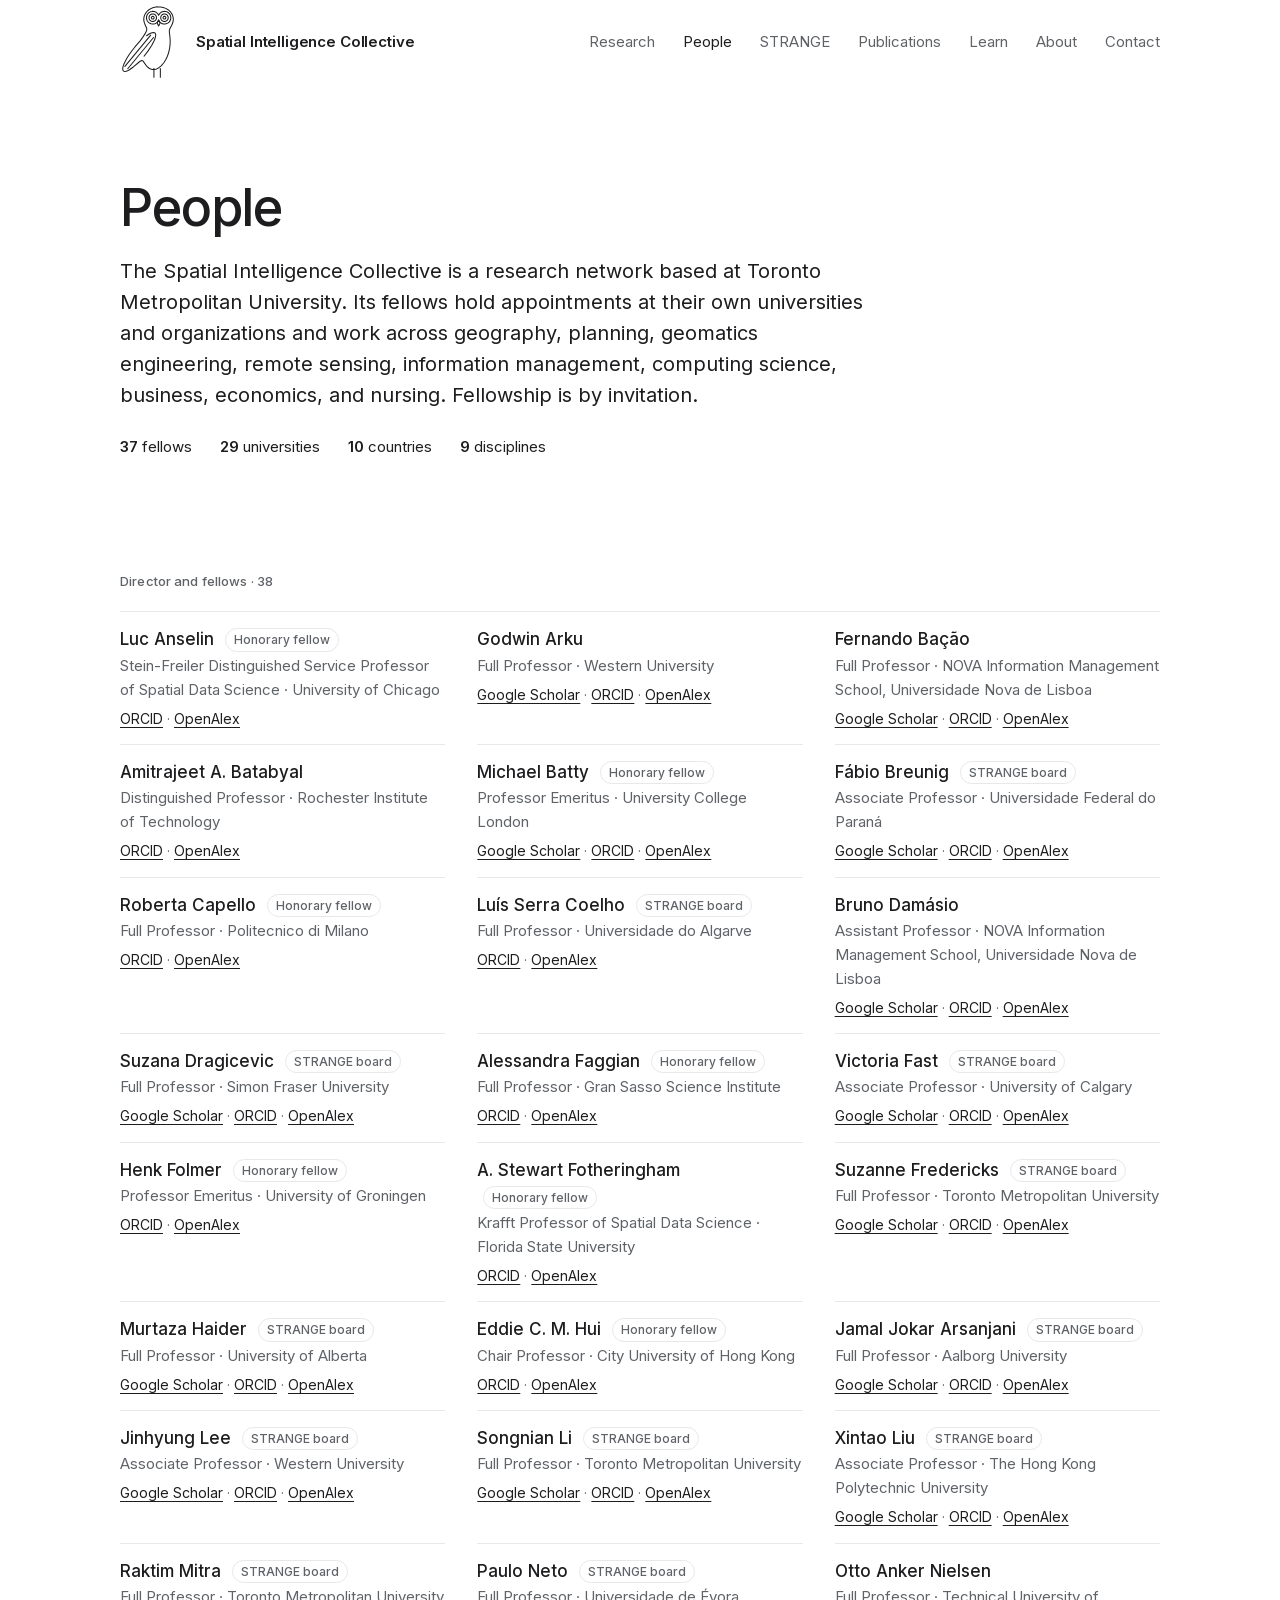
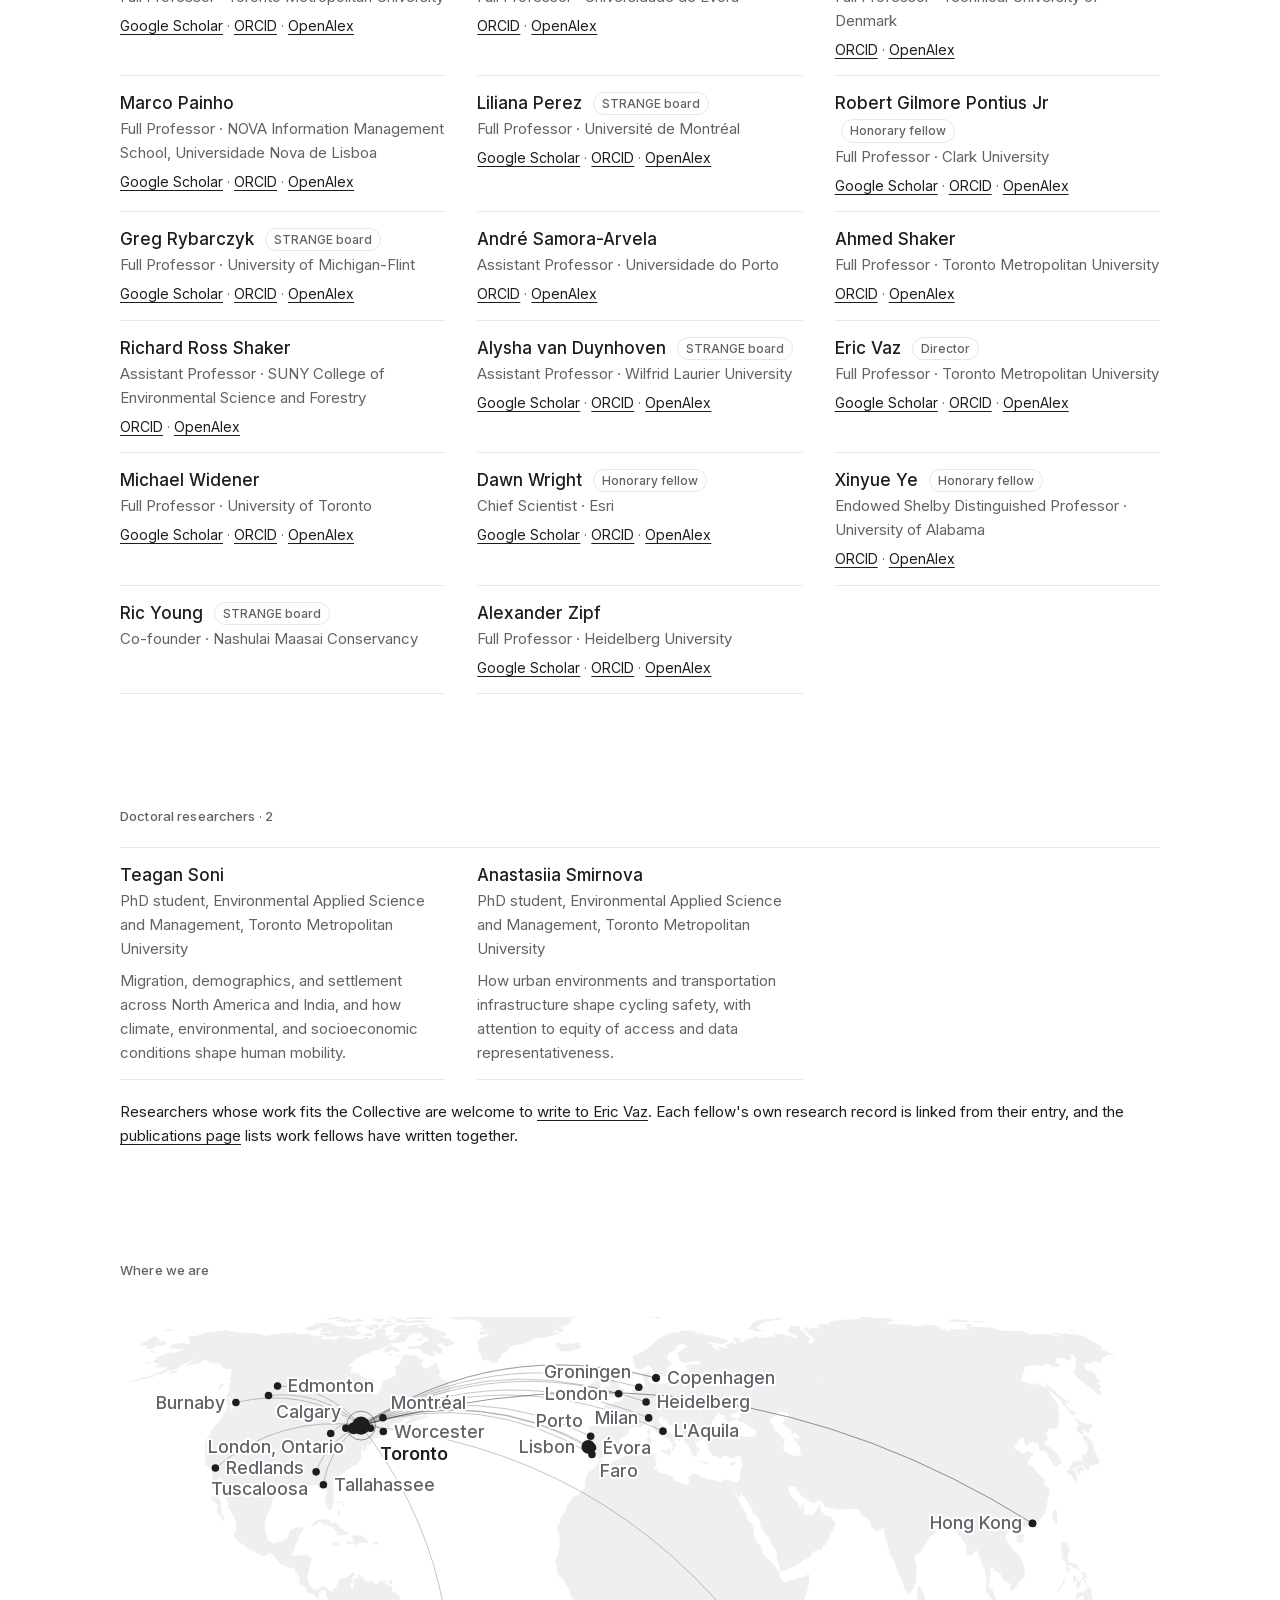
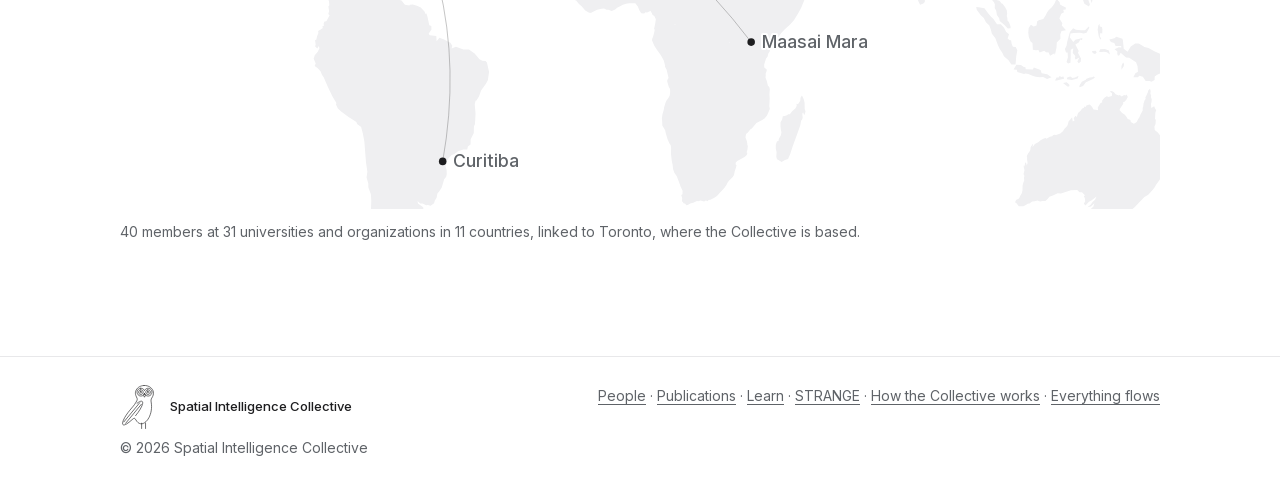
<file: people/index.html>
<!doctype html>
<html lang="en">
<head>
<meta charset="utf-8">
<meta name="viewport" content="width=device-width,initial-scale=1,viewport-fit=cover">
<title>People · Spatial Intelligence Collective</title>
<meta name="description" content="The director, 37 fellows and doctoral researchers of the Spatial Intelligence Collective, at 29 universities in 10 countries.">
<link rel="canonical" href="https://spatialintelligence.network/people/">
<meta property="og:title" content="People · Spatial Intelligence Collective">
<meta property="og:description" content="The director, 37 fellows and doctoral researchers of the Spatial Intelligence Collective, at 29 universities in 10 countries.">
<meta property="og:type" content="website">
<meta property="og:url" content="https://spatialintelligence.network/people/">
<meta property="og:image" content="https://spatialintelligence.network/assets/art/og-sic-owl.png">
<meta name="theme-color" content="#ffffff">
<link rel="preload" href="../assets/fonts/inter-latin.woff2" as="font" type="font/woff2" crossorigin>
<link rel="stylesheet" href="../assets/css/site.css?v=18">
<link rel="icon" href="data:image/svg+xml,<svg xmlns='http://www.w3.org/2000/svg' viewBox='124 109 649 649' fill='none' stroke='%23111' stroke-width='24.0' stroke-linecap='round' stroke-linejoin='round'><path d='M534.0 127.0 L558.0 127.9 L581.0 132.4 L603.0 140.6 L623.0 152.2 L640.0 166.6 L653.1 183.0 L662.4 201.0 L667.8 221.0 L668.8 242.0 L664.8 264.0 L657.0 283.9 L638.7 318.0 L634.3 334.0 L634.3 349.0 L640.1 394.0 L641.8 424.0 L640.7 456.0 L636.5 489.0 L630.9 515.0 L623.5 540.0 L614.4 564.0 L604.0 585.8 L585.0 616.3 L563.0 641.5 L540.0 659.3 L528.0 665.6 L516.0 669.9 L501.0 672.6 L486.0 672.1 L472.0 668.6 L458.4 662.0 L447.0 653.6 L435.7 642.0 L406.0 600.0 L400.0 595.8 L394.0 594.9 L386.0 597.5 L377.0 603.3 L321.0 650.8 L287.0 674.8 L271.0 683.2 L258.0 687.9 L247.0 689.5 L238.0 687.6 L232.5 683.0 L229.1 675.0 L228.4 665.0 L230.0 653.0 L240.1 622.0 L258.5 585.0 L280.6 549.0 L306.8 512.0 L333.0 478.8 L381.7 421.0 L399.2 398.0 L421.8 363.0 L435.0 337.0 L437.8 325.0 L436.9 314.0 L417.8 270.0 L414.1 257.0 L412.1 244.0 L411.9 230.0 L413.6 217.0 L417.3 204.0 L423.0 191.0 L431.2 178.0 L442.0 165.4 L454.0 154.9 L468.0 145.6 L483.0 138.2 L499.0 132.6 L516.0 128.8 L534.0 127.0'/><path d='M254.2 662.5 L489.8 377.5'/><path d='M436.0 379.3 L455.0 366.4 L471.0 357.7 L484.0 352.6 L497.0 350.5 L505.2 352.0 L512.2 358.0 L515.2 367.0 L515.0 381.1 L510.2 401.0 L503.0 420.0 L481.5 462.0 L449.6 511.0 L414.0 557.1'/><path d='M480.0 168.9 L489.0 168.0 L499.0 168.8 L508.0 171.1 L517.0 175.2 L525.0 180.9 L532.0 188.0 L537.3 196.0 L541.0 204.3 L545.8 194.0 L552.7 185.0 L561.0 177.8 L571.0 172.3 L582.0 168.9 L593.0 168.0 L604.0 169.4 L615.0 173.1 L624.0 178.5 L632.0 185.7 L638.2 194.0 L642.9 204.0 L645.4 214.0 L645.9 225.0 L644.4 235.0 L640.9 245.0 L634.0 256.0 L624.0 265.5 L613.0 271.7 L600.0 275.4 L590.0 276.0 L581.0 274.9 L564.0 268.2 L550.0 256.0 L544.7 248.0 L541.0 239.7 L536.2 250.0 L529.3 259.0 L521.0 266.2 L511.0 271.7 L500.0 275.1 L489.0 276.0 L478.0 274.6 L467.0 270.9 L453.0 261.3 L442.7 248.0 L436.9 232.0 L436.5 215.0 L441.1 199.0 L450.7 185.0 L464.0 174.7 L480.0 168.9'/><path d='M485.0 206.0 L492.0 205.3 L498.0 207.2 L503.0 211.4 L506.0 217.0 L506.7 224.0 L504.8 230.0 L500.6 235.0 L495.0 238.0 L488.0 238.7 L482.0 236.8 L477.0 232.6 L474.0 227.0 L473.3 220.0 L475.2 214.0 L479.4 209.0 L485.0 206.0'/><path d='M587.0 206.0 L594.0 205.3 L600.0 207.2 L605.0 211.4 L608.0 217.0 L608.7 224.0 L606.8 230.0 L602.6 235.0 L597.0 238.0 L590.0 238.7 L584.0 236.8 L579.0 232.6 L576.0 227.0 L575.3 220.0 L577.2 214.0 L581.4 209.0 L587.0 206.0'/><path d='M541.0 242.0 L554.0 268.0 L541.0 294.0 L528.0 268.0 L541.0 242.0'/><path d='M500.0 664.0 L500.0 740.0'/><path d='M556.0 664.0 L556.0 740.0'/></svg>">
<script data-goatcounter="https://spatialintelligence.goatcounter.com/count" async src="//gc.zgo.at/count.js"></script>
<script type="application/ld+json">{"@context": "https://schema.org", "@type": "ItemList", "name": "Members of the Spatial Intelligence Collective", "itemListElement": [{"@type": "ListItem", "position": 1, "item": {"@type": "Person", "name": "Eric Vaz", "jobTitle": "Full Professor", "affiliation": {"@type": "CollegeOrUniversity", "name": "Toronto Metropolitan University"}, "url": "https://spatialintelligence.network/people/#eric-vaz", "sameAs": ["https://orcid.org/0000-0003-1738-2677", "https://scholar.google.com/citations?user=EfpbSEYAAAAJ"]}}, {"@type": "ListItem", "position": 2, "item": {"@type": "Person", "name": "Luc Anselin", "jobTitle": "Stein-Freiler Distinguished Service Professor of Spatial Data Science", "affiliation": {"@type": "CollegeOrUniversity", "name": "University of Chicago"}, "url": "https://spatialintelligence.network/people/#luc-anselin", "sameAs": ["https://orcid.org/0000-0003-1076-2220"]}}, {"@type": "ListItem", "position": 3, "item": {"@type": "Person", "name": "Godwin Arku", "jobTitle": "Full Professor", "affiliation": {"@type": "CollegeOrUniversity", "name": "Western University"}, "url": "https://spatialintelligence.network/people/#godwin-arku", "sameAs": ["https://orcid.org/0000-0001-7720-1554", "https://scholar.google.com/citations?user=7_gUjc0AAAAJ"]}}, {"@type": "ListItem", "position": 4, "item": {"@type": "Person", "name": "Fernando Bação", "jobTitle": "Full Professor", "affiliation": {"@type": "CollegeOrUniversity", "name": "NOVA Information Management School, Universidade Nova de Lisboa"}, "url": "https://spatialintelligence.network/people/#fernando-bacao", "sameAs": ["https://orcid.org/0000-0002-0834-0275", "https://scholar.google.com/citations?user=sFoh1WAAAAAJ"]}}, {"@type": "ListItem", "position": 5, "item": {"@type": "Person", "name": "Amitrajeet A. Batabyal", "jobTitle": "Distinguished Professor", "affiliation": {"@type": "CollegeOrUniversity", "name": "Rochester Institute of Technology"}, "url": "https://spatialintelligence.network/people/#amitrajeet-batabyal", "sameAs": ["https://orcid.org/0000-0001-7813-1519"]}}, {"@type": "ListItem", "position": 6, "item": {"@type": "Person", "name": "Michael Batty", "jobTitle": "Professor Emeritus", "affiliation": {"@type": "CollegeOrUniversity", "name": "University College London"}, "url": "https://spatialintelligence.network/people/#michael-batty", "sameAs": ["https://orcid.org/0000-0002-9931-1305", "https://scholar.google.com/citations?user=UqKi_qAAAAAJ"]}}, {"@type": "ListItem", "position": 7, "item": {"@type": "Person", "name": "Fábio Breunig", "jobTitle": "Associate Professor", "affiliation": {"@type": "CollegeOrUniversity", "name": "Universidade Federal do Paraná"}, "url": "https://spatialintelligence.network/people/#fabio-breunig", "sameAs": ["https://orcid.org/0000-0002-0405-9603", "https://scholar.google.com/citations?user=ssCj7awAAAAJ"]}}, {"@type": "ListItem", "position": 8, "item": {"@type": "Person", "name": "Roberta Capello", "jobTitle": "Full Professor", "affiliation": {"@type": "CollegeOrUniversity", "name": "Politecnico di Milano"}, "url": "https://spatialintelligence.network/people/#roberta-capello", "sameAs": ["https://orcid.org/0000-0003-0438-6900"]}}, {"@type": "ListItem", "position": 9, "item": {"@type": "Person", "name": "Luís Serra Coelho", "jobTitle": "Full Professor", "affiliation": {"@type": "CollegeOrUniversity", "name": "Universidade do Algarve"}, "url": "https://spatialintelligence.network/people/#luis-serra-coelho", "sameAs": ["https://orcid.org/0000-0002-8074-4194"]}}, {"@type": "ListItem", "position": 10, "item": {"@type": "Person", "name": "Bruno Damásio", "jobTitle": "Assistant Professor", "affiliation": {"@type": "CollegeOrUniversity", "name": "NOVA Information Management School, Universidade Nova de Lisboa"}, "url": "https://spatialintelligence.network/people/#bruno-damasio", "sameAs": ["https://orcid.org/0000-0002-2289-3087", "https://scholar.google.com/citations?user=7CJB4pgAAAAJ"]}}, {"@type": "ListItem", "position": 11, "item": {"@type": "Person", "name": "Suzana Dragicevic", "jobTitle": "Full Professor", "affiliation": {"@type": "CollegeOrUniversity", "name": "Simon Fraser University"}, "url": "https://spatialintelligence.network/people/#suzana-dragicevic", "sameAs": ["https://orcid.org/0000-0003-4144-7530", "https://scholar.google.com/citations?user=u30396MAAAAJ"]}}, {"@type": "ListItem", "position": 12, "item": {"@type": "Person", "name": "Alessandra Faggian", "jobTitle": "Full Professor", "affiliation": {"@type": "CollegeOrUniversity", "name": "Gran Sasso Science Institute"}, "url": "https://spatialintelligence.network/people/#alessandra-faggian", "sameAs": ["https://orcid.org/0000-0002-2479-2933"]}}, {"@type": "ListItem", "position": 13, "item": {"@type": "Person", "name": "Victoria Fast", "jobTitle": "Associate Professor", "affiliation": {"@type": "CollegeOrUniversity", "name": "University of Calgary"}, "url": "https://spatialintelligence.network/people/#victoria-fast", "sameAs": ["https://orcid.org/0000-0002-7093-3864", "https://scholar.google.com/citations?user=_5Bk4NYAAAAJ"]}}, {"@type": "ListItem", "position": 14, "item": {"@type": "Person", "name": "Henk Folmer", "jobTitle": "Professor Emeritus", "affiliation": {"@type": "CollegeOrUniversity", "name": "University of Groningen"}, "url": "https://spatialintelligence.network/people/#henk-folmer", "sameAs": ["https://orcid.org/0000-0003-1742-4427"]}}, {"@type": "ListItem", "position": 15, "item": {"@type": "Person", "name": "A. Stewart Fotheringham", "jobTitle": "Krafft Professor of Spatial Data Science", "affiliation": {"@type": "CollegeOrUniversity", "name": "Florida State University"}, "url": "https://spatialintelligence.network/people/#stewart-fotheringham", "sameAs": ["https://orcid.org/0000-0002-0407-1901"]}}, {"@type": "ListItem", "position": 16, "item": {"@type": "Person", "name": "Suzanne Fredericks", "jobTitle": "Full Professor", "affiliation": {"@type": "CollegeOrUniversity", "name": "Toronto Metropolitan University"}, "url": "https://spatialintelligence.network/people/#suzanne-fredericks", "sameAs": ["https://orcid.org/0000-0002-7462-636X", "https://scholar.google.com/citations?user=B4zTPhMAAAAJ"]}}, {"@type": "ListItem", "position": 17, "item": {"@type": "Person", "name": "Murtaza Haider", "jobTitle": "Full Professor", "affiliation": {"@type": "CollegeOrUniversity", "name": "University of Alberta"}, "url": "https://spatialintelligence.network/people/#murtaza-haider", "sameAs": ["https://orcid.org/0000-0003-4559-2014", "https://scholar.google.com/citations?user=WfxbeZ0AAAAJ"]}}, {"@type": "ListItem", "position": 18, "item": {"@type": "Person", "name": "Eddie C. M. Hui", "jobTitle": "Chair Professor", "affiliation": {"@type": "CollegeOrUniversity", "name": "City University of Hong Kong"}, "url": "https://spatialintelligence.network/people/#eddie-hui", "sameAs": ["https://orcid.org/0000-0002-6974-891X"]}}, {"@type": "ListItem", "position": 19, "item": {"@type": "Person", "name": "Jamal Jokar Arsanjani", "jobTitle": "Full Professor", "affiliation": {"@type": "CollegeOrUniversity", "name": "Aalborg University"}, "url": "https://spatialintelligence.network/people/#jamal-jokar-arsanjani", "sameAs": ["https://orcid.org/0000-0001-6347-2935", "https://scholar.google.com/citations?user=3DrsOpkAAAAJ"]}}, {"@type": "ListItem", "position": 20, "item": {"@type": "Person", "name": "Jinhyung Lee", "jobTitle": "Associate Professor", "affiliation": {"@type": "CollegeOrUniversity", "name": "Western University"}, "url": "https://spatialintelligence.network/people/#jinhyung-lee", "sameAs": ["https://orcid.org/0000-0003-1859-3441", "https://scholar.google.com/citations?user=jU-OIv4AAAAJ"]}}, {"@type": "ListItem", "position": 21, "item": {"@type": "Person", "name": "Songnian Li", "jobTitle": "Full Professor", "affiliation": {"@type": "CollegeOrUniversity", "name": "Toronto Metropolitan University"}, "url": "https://spatialintelligence.network/people/#songnian-li", "sameAs": ["https://orcid.org/0000-0002-8244-5681", "https://scholar.google.com/citations?user=RodaPPgAAAAJ"]}}, {"@type": "ListItem", "position": 22, "item": {"@type": "Person", "name": "Xintao Liu", "jobTitle": "Associate Professor", "affiliation": {"@type": "CollegeOrUniversity", "name": "The Hong Kong Polytechnic University"}, "url": "https://spatialintelligence.network/people/#xintao-liu", "sameAs": ["https://orcid.org/0000-0002-7323-9878", "https://scholar.google.com/citations?user=BhcMunkAAAAJ"]}}, {"@type": "ListItem", "position": 23, "item": {"@type": "Person", "name": "Raktim Mitra", "jobTitle": "Full Professor", "affiliation": {"@type": "CollegeOrUniversity", "name": "Toronto Metropolitan University"}, "url": "https://spatialintelligence.network/people/#raktim-mitra", "sameAs": ["https://orcid.org/0000-0001-6712-8568", "https://scholar.google.com/citations?user=FNtreSgAAAAJ"]}}, {"@type": "ListItem", "position": 24, "item": {"@type": "Person", "name": "Paulo Neto", "jobTitle": "Full Professor", "affiliation": {"@type": "CollegeOrUniversity", "name": "Universidade de Évora"}, "url": "https://spatialintelligence.network/people/#paulo-neto", "sameAs": ["https://orcid.org/0000-0003-1583-983X"]}}, {"@type": "ListItem", "position": 25, "item": {"@type": "Person", "name": "Otto Anker Nielsen", "jobTitle": "Full Professor", "affiliation": {"@type": "CollegeOrUniversity", "name": "Technical University of Denmark"}, "url": "https://spatialintelligence.network/people/#otto-anker-nielsen", "sameAs": ["https://orcid.org/0000-0001-7901-7021"]}}, {"@type": "ListItem", "position": 26, "item": {"@type": "Person", "name": "Marco Painho", "jobTitle": "Full Professor", "affiliation": {"@type": "CollegeOrUniversity", "name": "NOVA Information Management School, Universidade Nova de Lisboa"}, "url": "https://spatialintelligence.network/people/#marco-painho", "sameAs": ["https://orcid.org/0000-0003-1136-3387", "https://scholar.google.com/citations?user=L1PHpI8AAAAJ"]}}, {"@type": "ListItem", "position": 27, "item": {"@type": "Person", "name": "Liliana Perez", "jobTitle": "Full Professor", "affiliation": {"@type": "CollegeOrUniversity", "name": "Université de Montréal"}, "url": "https://spatialintelligence.network/people/#liliana-perez", "sameAs": ["https://orcid.org/0000-0002-6599-9893", "https://scholar.google.com/citations?user=iCCIPAoAAAAJ"]}}, {"@type": "ListItem", "position": 28, "item": {"@type": "Person", "name": "Robert Gilmore Pontius Jr", "jobTitle": "Full Professor", "affiliation": {"@type": "CollegeOrUniversity", "name": "Clark University"}, "url": "https://spatialintelligence.network/people/#robert-gilmore-pontius", "sameAs": ["https://orcid.org/0000-0001-7287-5875", "https://scholar.google.com/citations?user=Lfmhbd8AAAAJ"]}}, {"@type": "ListItem", "position": 29, "item": {"@type": "Person", "name": "Greg Rybarczyk", "jobTitle": "Full Professor", "affiliation": {"@type": "CollegeOrUniversity", "name": "University of Michigan-Flint"}, "url": "https://spatialintelligence.network/people/#greg-rybarczyk", "sameAs": ["https://orcid.org/0000-0002-3920-2780", "https://scholar.google.com/citations?user=hrvCZUQAAAAJ"]}}, {"@type": "ListItem", "position": 30, "item": {"@type": "Person", "name": "André Samora-Arvela", "jobTitle": "Assistant Professor", "affiliation": {"@type": "CollegeOrUniversity", "name": "Universidade do Porto"}, "url": "https://spatialintelligence.network/people/#andre-samora-arvela", "sameAs": ["https://orcid.org/0000-0001-6528-1040"]}}, {"@type": "ListItem", "position": 31, "item": {"@type": "Person", "name": "Ahmed Shaker", "jobTitle": "Full Professor", "affiliation": {"@type": "CollegeOrUniversity", "name": "Toronto Metropolitan University"}, "url": "https://spatialintelligence.network/people/#ahmed-shaker", "sameAs": ["https://orcid.org/0000-0003-1505-8216"]}}, {"@type": "ListItem", "position": 32, "item": {"@type": "Person", "name": "Richard Ross Shaker", "jobTitle": "Assistant Professor", "affiliation": {"@type": "CollegeOrUniversity", "name": "SUNY College of Environmental Science and Forestry"}, "url": "https://spatialintelligence.network/people/#richard-shaker", "sameAs": ["https://orcid.org/0000-0002-3093-8628"]}}, {"@type": "ListItem", "position": 33, "item": {"@type": "Person", "name": "Alysha van Duynhoven", "jobTitle": "Assistant Professor", "affiliation": {"@type": "CollegeOrUniversity", "name": "Wilfrid Laurier University"}, "url": "https://spatialintelligence.network/people/#alysha-van-duynhoven", "sameAs": ["https://orcid.org/0000-0002-4625-5426", "https://scholar.google.com/citations?user=Vh7MAJ0AAAAJ"]}}, {"@type": "ListItem", "position": 34, "item": {"@type": "Person", "name": "Michael Widener", "jobTitle": "Full Professor", "affiliation": {"@type": "CollegeOrUniversity", "name": "University of Toronto"}, "url": "https://spatialintelligence.network/people/#michael-widener", "sameAs": ["https://orcid.org/0000-0003-3312-6710", "https://scholar.google.com/citations?user=EIjB7f0AAAAJ"]}}, {"@type": "ListItem", "position": 35, "item": {"@type": "Person", "name": "Dawn Wright", "jobTitle": "Chief Scientist", "affiliation": {"@type": "Organization", "name": "Esri"}, "url": "https://spatialintelligence.network/people/#dawn-wright", "sameAs": ["https://orcid.org/0000-0002-2997-7611", "https://scholar.google.com/citations?user=yXytBYYAAAAJ"]}}, {"@type": "ListItem", "position": 36, "item": {"@type": "Person", "name": "Xinyue Ye", "jobTitle": "Endowed Shelby Distinguished Professor", "affiliation": {"@type": "CollegeOrUniversity", "name": "University of Alabama"}, "url": "https://spatialintelligence.network/people/#xinyue-ye", "sameAs": ["https://orcid.org/0000-0001-8838-9476"]}}, {"@type": "ListItem", "position": 37, "item": {"@type": "Person", "name": "Ric Young", "jobTitle": "Co-founder", "affiliation": {"@type": "Organization", "name": "Nashulai Maasai Conservancy"}, "url": "https://spatialintelligence.network/people/#ric-young"}}, {"@type": "ListItem", "position": 38, "item": {"@type": "Person", "name": "Alexander Zipf", "jobTitle": "Full Professor", "affiliation": {"@type": "CollegeOrUniversity", "name": "Heidelberg University"}, "url": "https://spatialintelligence.network/people/#alexander-zipf", "sameAs": ["https://orcid.org/0000-0003-4916-9838", "https://scholar.google.com/citations?user=1TAZiPwAAAAJ"]}}, {"@type": "ListItem", "position": 39, "item": {"@type": "Person", "name": "Teagan Soni", "jobTitle": "PhD student, Environmental Applied Science and Management", "affiliation": {"@type": "CollegeOrUniversity", "name": "Toronto Metropolitan University"}, "url": "https://spatialintelligence.network/people/#teagan-soni"}}, {"@type": "ListItem", "position": 40, "item": {"@type": "Person", "name": "Anastasiia Smirnova", "jobTitle": "PhD student, Environmental Applied Science and Management", "affiliation": {"@type": "CollegeOrUniversity", "name": "Toronto Metropolitan University"}, "url": "https://spatialintelligence.network/people/#anastasiia-smirnova"}}]}</script>
</head>
<body>
<a class="skip" href="#main">Skip to content</a>

<header class="hdr">
  <div class="wrap">
    <a class="brand" href="../"><svg class="brand-owl" viewBox="135 120 627 627" fill="none" stroke="currentColor" stroke-linecap="round" stroke-linejoin="round" aria-hidden="true" focusable="false"><path d="M534.0 127.0 L558.0 127.9 L581.0 132.4 L603.0 140.6 L623.0 152.2 L640.0 166.6 L653.1 183.0 L662.4 201.0 L667.8 221.0 L668.8 242.0 L664.8 264.0 L657.0 283.9 L638.7 318.0 L634.3 334.0 L634.3 349.0 L640.1 394.0 L641.8 424.0 L640.7 456.0 L636.5 489.0 L630.9 515.0 L623.5 540.0 L614.4 564.0 L604.0 585.8 L585.0 616.3 L563.0 641.5 L540.0 659.3 L528.0 665.6 L516.0 669.9 L501.0 672.6 L486.0 672.1 L472.0 668.6 L458.4 662.0 L447.0 653.6 L435.7 642.0 L406.0 600.0 L400.0 595.8 L394.0 594.9 L386.0 597.5 L377.0 603.3 L321.0 650.8 L287.0 674.8 L271.0 683.2 L258.0 687.9 L247.0 689.5 L238.0 687.6 L232.5 683.0 L229.1 675.0 L228.4 665.0 L230.0 653.0 L240.1 622.0 L258.5 585.0 L280.6 549.0 L306.8 512.0 L333.0 478.8 L381.7 421.0 L399.2 398.0 L421.8 363.0 L435.0 337.0 L437.8 325.0 L436.9 314.0 L417.8 270.0 L414.1 257.0 L412.1 244.0 L411.9 230.0 L413.6 217.0 L417.3 204.0 L423.0 191.0 L431.2 178.0 L442.0 165.4 L454.0 154.9 L468.0 145.6 L483.0 138.2 L499.0 132.6 L516.0 128.8 L534.0 127.0"/><path d="M247.3 645.7 L472.0 373.9"/><path d="M272.0 666.1 L496.7 394.3"/><path d="M436.0 379.3 L455.0 366.4 L471.0 357.7 L484.0 352.6 L497.0 350.5 L505.2 352.0 L512.2 358.0 L515.2 367.0 L515.0 381.1 L510.2 401.0 L503.0 420.0 L481.5 462.0 L449.6 511.0 L414.0 557.1"/><path d="M486.0 166.9 L503.0 168.4 L519.0 175.0 L532.0 186.2 L541.0 200.9 L546.3 191.0 L554.0 182.0 L563.0 175.0 L573.0 170.2 L584.0 167.4 L596.0 166.9 L607.0 168.9 L617.4 173.0 L626.6 179.0 L634.0 186.2 L640.1 195.0 L644.5 205.0 L646.9 216.0 L647.0 227.0 L645.0 237.4 L641.0 247.4 L633.8 258.0 L624.0 267.0 L612.0 273.4 L599.0 276.8 L581.0 276.1 L564.0 269.6 L550.2 258.0 L541.0 243.1 L535.7 253.0 L528.0 262.0 L519.0 269.0 L509.0 273.8 L498.0 276.6 L486.0 277.1 L475.0 275.1 L464.6 271.0 L450.0 260.0 L440.3 246.0 L435.2 229.0 L435.9 211.0 L442.4 194.0 L454.0 180.2 L469.0 171.0 L486.0 166.9"/><path d="M482.0 190.0 L495.0 189.4 L507.0 193.7 L516.2 202.0 L522.0 214.0 L522.6 227.0 L518.3 239.0 L510.0 248.2 L498.0 254.0 L485.0 254.6 L473.0 250.3 L463.8 242.0 L458.0 230.0 L457.4 217.0 L461.7 205.0 L470.0 195.8 L482.0 190.0"/><path d="M584.0 190.0 L597.0 189.4 L609.0 193.7 L618.2 202.0 L624.0 214.0 L624.6 227.0 L620.3 239.0 L612.0 248.2 L600.0 254.0 L587.0 254.6 L575.0 250.3 L565.8 242.0 L560.0 230.0 L559.4 217.0 L563.7 205.0 L572.0 195.8 L584.0 190.0"/><path d="M486.0 210.7 L491.0 210.0 L495.0 211.1 L498.9 214.0 L501.3 218.0 L502.0 223.0 L500.9 227.0 L498.0 230.9 L494.0 233.3 L489.0 234.0 L485.0 232.9 L481.1 230.0 L478.7 226.0 L478.0 221.0 L479.1 217.0 L482.0 213.1 L486.0 210.7"/><path d="M588.0 210.7 L593.0 210.0 L597.0 211.1 L600.9 214.0 L603.3 218.0 L604.0 223.0 L602.9 227.0 L600.0 230.9 L596.0 233.3 L591.0 234.0 L587.0 232.9 L583.1 230.0 L580.7 226.0 L580.0 221.0 L581.1 217.0 L584.0 213.1 L588.0 210.7"/><path d="M541.0 242.0 L554.0 268.0 L541.0 294.0 L528.0 268.0 L541.0 242.0"/><path d="M500.0 664.0 L500.0 740.0"/><path d="M556.0 664.0 L556.0 740.0"/></svg><span>Spatial Intelligence Collective</span></a>
    <button class="menu" aria-expanded="false" aria-controls="nav">Menu</button>
    <nav class="nav" id="nav" aria-label="Main">
      <a href="../#research">Research</a>
      <a href="../people/" aria-current="page">People</a>
      <a href="../strange/">STRANGE</a>
      <a href="../publications/">Publications</a>
      <a href="../learn/">Learn</a>
      <a href="../about/">About</a>
      <a href="../#contact">Contact</a>
    </nav>
  </div>
</header>

<main id="main">
<section class="page-head">
  <div class="wrap">
    <h1>People</h1>
    <p class="lede">The Spatial Intelligence Collective is a research network based at Toronto Metropolitan University. Its fellows hold appointments at their own universities and organizations and work across geography, planning, geomatics engineering, remote sensing, information management, computing science, business, economics, and nursing. Fellowship is by invitation.</p>
    <ul class="metrics"><li><b>37</b> fellows</li><li><b>29</b> universities</li><li><b>10</b> countries</li><li><b>9</b> disciplines</li></ul>
  </div>
</section>

<section id="fellows">
  <div class="wrap">
    <p class="label">Director and fellows · 38</p>
    <ul class="people cols"><li id="luc-anselin"><span class="n">Luc Anselin <span class="tag">Honorary fellow</span></span><span class="a">Stein-Freiler Distinguished Service Professor of Spatial Data Science · University of Chicago</span><span class="plinks"><a href="https://orcid.org/0000-0003-1076-2220" target="_blank" rel="noopener">ORCID</a> · <a href="https://openalex.org/authors/A5054616540" target="_blank" rel="noopener">OpenAlex</a></span></li><li id="godwin-arku"><span class="n">Godwin Arku</span><span class="a">Full Professor · Western University</span><span class="plinks"><a href="https://scholar.google.com/citations?user=7_gUjc0AAAAJ" target="_blank" rel="noopener">Google Scholar</a> · <a href="https://orcid.org/0000-0001-7720-1554" target="_blank" rel="noopener">ORCID</a> · <a href="https://openalex.org/authors/A5089570894" target="_blank" rel="noopener">OpenAlex</a></span></li><li id="fernando-bacao"><span class="n">Fernando Bação</span><span class="a">Full Professor · NOVA Information Management School, Universidade Nova de Lisboa</span><span class="plinks"><a href="https://scholar.google.com/citations?user=sFoh1WAAAAAJ" target="_blank" rel="noopener">Google Scholar</a> · <a href="https://orcid.org/0000-0002-0834-0275" target="_blank" rel="noopener">ORCID</a> · <a href="https://openalex.org/authors/A5053763560" target="_blank" rel="noopener">OpenAlex</a></span></li><li id="amitrajeet-batabyal"><span class="n">Amitrajeet A. Batabyal</span><span class="a">Distinguished Professor · Rochester Institute of Technology</span><span class="plinks"><a href="https://orcid.org/0000-0001-7813-1519" target="_blank" rel="noopener">ORCID</a> · <a href="https://openalex.org/authors/A5072639493" target="_blank" rel="noopener">OpenAlex</a></span></li><li id="michael-batty"><span class="n">Michael Batty <span class="tag">Honorary fellow</span></span><span class="a">Professor Emeritus · University College London</span><span class="plinks"><a href="https://scholar.google.com/citations?user=UqKi_qAAAAAJ" target="_blank" rel="noopener">Google Scholar</a> · <a href="https://orcid.org/0000-0002-9931-1305" target="_blank" rel="noopener">ORCID</a> · <a href="https://openalex.org/authors/A5003307854" target="_blank" rel="noopener">OpenAlex</a></span></li><li id="fabio-breunig"><span class="n">Fábio Breunig <span class="tag">STRANGE board</span></span><span class="a">Associate Professor · Universidade Federal do Paraná</span><span class="plinks"><a href="https://scholar.google.com/citations?user=ssCj7awAAAAJ" target="_blank" rel="noopener">Google Scholar</a> · <a href="https://orcid.org/0000-0002-0405-9603" target="_blank" rel="noopener">ORCID</a> · <a href="https://openalex.org/authors/A5002401708" target="_blank" rel="noopener">OpenAlex</a></span></li><li id="roberta-capello"><span class="n">Roberta Capello <span class="tag">Honorary fellow</span></span><span class="a">Full Professor · Politecnico di Milano</span><span class="plinks"><a href="https://orcid.org/0000-0003-0438-6900" target="_blank" rel="noopener">ORCID</a> · <a href="https://openalex.org/authors/A5055294049" target="_blank" rel="noopener">OpenAlex</a></span></li><li id="luis-serra-coelho"><span class="n">Luís Serra Coelho <span class="tag">STRANGE board</span></span><span class="a">Full Professor · Universidade do Algarve</span><span class="plinks"><a href="https://orcid.org/0000-0002-8074-4194" target="_blank" rel="noopener">ORCID</a> · <a href="https://openalex.org/authors/A5082823043" target="_blank" rel="noopener">OpenAlex</a></span></li><li id="bruno-damasio"><span class="n">Bruno Damásio</span><span class="a">Assistant Professor · NOVA Information Management School, Universidade Nova de Lisboa</span><span class="plinks"><a href="https://scholar.google.com/citations?user=7CJB4pgAAAAJ" target="_blank" rel="noopener">Google Scholar</a> · <a href="https://orcid.org/0000-0002-2289-3087" target="_blank" rel="noopener">ORCID</a> · <a href="https://openalex.org/authors/A5054215767" target="_blank" rel="noopener">OpenAlex</a></span></li><li id="suzana-dragicevic"><span class="n">Suzana Dragicevic <span class="tag">STRANGE board</span></span><span class="a">Full Professor · Simon Fraser University</span><span class="plinks"><a href="https://scholar.google.com/citations?user=u30396MAAAAJ" target="_blank" rel="noopener">Google Scholar</a> · <a href="https://orcid.org/0000-0003-4144-7530" target="_blank" rel="noopener">ORCID</a> · <a href="https://openalex.org/authors/A5085750678" target="_blank" rel="noopener">OpenAlex</a></span></li><li id="alessandra-faggian"><span class="n">Alessandra Faggian <span class="tag">Honorary fellow</span></span><span class="a">Full Professor · Gran Sasso Science Institute</span><span class="plinks"><a href="https://orcid.org/0000-0002-2479-2933" target="_blank" rel="noopener">ORCID</a> · <a href="https://openalex.org/authors/A5030731615" target="_blank" rel="noopener">OpenAlex</a></span></li><li id="victoria-fast"><span class="n">Victoria Fast <span class="tag">STRANGE board</span></span><span class="a">Associate Professor · University of Calgary</span><span class="plinks"><a href="https://scholar.google.com/citations?user=_5Bk4NYAAAAJ" target="_blank" rel="noopener">Google Scholar</a> · <a href="https://orcid.org/0000-0002-7093-3864" target="_blank" rel="noopener">ORCID</a> · <a href="https://openalex.org/authors/A5044551536" target="_blank" rel="noopener">OpenAlex</a></span></li><li id="henk-folmer"><span class="n">Henk Folmer <span class="tag">Honorary fellow</span></span><span class="a">Professor Emeritus · University of Groningen</span><span class="plinks"><a href="https://orcid.org/0000-0003-1742-4427" target="_blank" rel="noopener">ORCID</a> · <a href="https://openalex.org/authors/A5067369111" target="_blank" rel="noopener">OpenAlex</a></span></li><li id="stewart-fotheringham"><span class="n">A. Stewart Fotheringham <span class="tag">Honorary fellow</span></span><span class="a">Krafft Professor of Spatial Data Science · Florida State University</span><span class="plinks"><a href="https://orcid.org/0000-0002-0407-1901" target="_blank" rel="noopener">ORCID</a> · <a href="https://openalex.org/authors/A5014732659" target="_blank" rel="noopener">OpenAlex</a></span></li><li id="suzanne-fredericks"><span class="n">Suzanne Fredericks <span class="tag">STRANGE board</span></span><span class="a">Full Professor · Toronto Metropolitan University</span><span class="plinks"><a href="https://scholar.google.com/citations?user=B4zTPhMAAAAJ" target="_blank" rel="noopener">Google Scholar</a> · <a href="https://orcid.org/0000-0002-7462-636X" target="_blank" rel="noopener">ORCID</a> · <a href="https://openalex.org/authors/A5059538210" target="_blank" rel="noopener">OpenAlex</a></span></li><li id="murtaza-haider"><span class="n">Murtaza Haider <span class="tag">STRANGE board</span></span><span class="a">Full Professor · University of Alberta</span><span class="plinks"><a href="https://scholar.google.com/citations?user=WfxbeZ0AAAAJ" target="_blank" rel="noopener">Google Scholar</a> · <a href="https://orcid.org/0000-0003-4559-2014" target="_blank" rel="noopener">ORCID</a> · <a href="https://openalex.org/authors/A5047899302" target="_blank" rel="noopener">OpenAlex</a></span></li><li id="eddie-hui"><span class="n">Eddie C. M. Hui <span class="tag">Honorary fellow</span></span><span class="a">Chair Professor · City University of Hong Kong</span><span class="plinks"><a href="https://orcid.org/0000-0002-6974-891X" target="_blank" rel="noopener">ORCID</a> · <a href="https://openalex.org/authors/A5007155747" target="_blank" rel="noopener">OpenAlex</a></span></li><li id="jamal-jokar-arsanjani"><span class="n">Jamal Jokar Arsanjani <span class="tag">STRANGE board</span></span><span class="a">Full Professor · Aalborg University</span><span class="plinks"><a href="https://scholar.google.com/citations?user=3DrsOpkAAAAJ" target="_blank" rel="noopener">Google Scholar</a> · <a href="https://orcid.org/0000-0001-6347-2935" target="_blank" rel="noopener">ORCID</a> · <a href="https://openalex.org/authors/A5057027850" target="_blank" rel="noopener">OpenAlex</a></span></li><li id="jinhyung-lee"><span class="n">Jinhyung Lee <span class="tag">STRANGE board</span></span><span class="a">Associate Professor · Western University</span><span class="plinks"><a href="https://scholar.google.com/citations?user=jU-OIv4AAAAJ" target="_blank" rel="noopener">Google Scholar</a> · <a href="https://orcid.org/0000-0003-1859-3441" target="_blank" rel="noopener">ORCID</a> · <a href="https://openalex.org/authors/A5100725773" target="_blank" rel="noopener">OpenAlex</a></span></li><li id="songnian-li"><span class="n">Songnian Li <span class="tag">STRANGE board</span></span><span class="a">Full Professor · Toronto Metropolitan University</span><span class="plinks"><a href="https://scholar.google.com/citations?user=RodaPPgAAAAJ" target="_blank" rel="noopener">Google Scholar</a> · <a href="https://orcid.org/0000-0002-8244-5681" target="_blank" rel="noopener">ORCID</a> · <a href="https://openalex.org/authors/A5047703394" target="_blank" rel="noopener">OpenAlex</a></span></li><li id="xintao-liu"><span class="n">Xintao Liu <span class="tag">STRANGE board</span></span><span class="a">Associate Professor · The Hong Kong Polytechnic University</span><span class="plinks"><a href="https://scholar.google.com/citations?user=BhcMunkAAAAJ" target="_blank" rel="noopener">Google Scholar</a> · <a href="https://orcid.org/0000-0002-7323-9878" target="_blank" rel="noopener">ORCID</a> · <a href="https://openalex.org/authors/A5056683902" target="_blank" rel="noopener">OpenAlex</a></span></li><li id="raktim-mitra"><span class="n">Raktim Mitra <span class="tag">STRANGE board</span></span><span class="a">Full Professor · Toronto Metropolitan University</span><span class="plinks"><a href="https://scholar.google.com/citations?user=FNtreSgAAAAJ" target="_blank" rel="noopener">Google Scholar</a> · <a href="https://orcid.org/0000-0001-6712-8568" target="_blank" rel="noopener">ORCID</a> · <a href="https://openalex.org/authors/A5019437444" target="_blank" rel="noopener">OpenAlex</a></span></li><li id="paulo-neto"><span class="n">Paulo Neto <span class="tag">STRANGE board</span></span><span class="a">Full Professor · Universidade de Évora</span><span class="plinks"><a href="https://orcid.org/0000-0003-1583-983X" target="_blank" rel="noopener">ORCID</a> · <a href="https://openalex.org/authors/A5019698960" target="_blank" rel="noopener">OpenAlex</a></span></li><li id="otto-anker-nielsen"><span class="n">Otto Anker Nielsen</span><span class="a">Full Professor · Technical University of Denmark</span><span class="plinks"><a href="https://orcid.org/0000-0001-7901-7021" target="_blank" rel="noopener">ORCID</a> · <a href="https://openalex.org/authors/A5035078471" target="_blank" rel="noopener">OpenAlex</a></span></li><li id="marco-painho"><span class="n">Marco Painho</span><span class="a">Full Professor · NOVA Information Management School, Universidade Nova de Lisboa</span><span class="plinks"><a href="https://scholar.google.com/citations?user=L1PHpI8AAAAJ" target="_blank" rel="noopener">Google Scholar</a> · <a href="https://orcid.org/0000-0003-1136-3387" target="_blank" rel="noopener">ORCID</a> · <a href="https://openalex.org/authors/A5021459381" target="_blank" rel="noopener">OpenAlex</a></span></li><li id="liliana-perez"><span class="n">Liliana Perez <span class="tag">STRANGE board</span></span><span class="a">Full Professor · Université de Montréal</span><span class="plinks"><a href="https://scholar.google.com/citations?user=iCCIPAoAAAAJ" target="_blank" rel="noopener">Google Scholar</a> · <a href="https://orcid.org/0000-0002-6599-9893" target="_blank" rel="noopener">ORCID</a> · <a href="https://openalex.org/authors/A5060446935" target="_blank" rel="noopener">OpenAlex</a></span></li><li id="robert-gilmore-pontius"><span class="n">Robert Gilmore Pontius Jr <span class="tag">Honorary fellow</span></span><span class="a">Full Professor · Clark University</span><span class="plinks"><a href="https://scholar.google.com/citations?user=Lfmhbd8AAAAJ" target="_blank" rel="noopener">Google Scholar</a> · <a href="https://orcid.org/0000-0001-7287-5875" target="_blank" rel="noopener">ORCID</a> · <a href="https://openalex.org/authors/A5077205117" target="_blank" rel="noopener">OpenAlex</a></span></li><li id="greg-rybarczyk"><span class="n">Greg Rybarczyk <span class="tag">STRANGE board</span></span><span class="a">Full Professor · University of Michigan-Flint</span><span class="plinks"><a href="https://scholar.google.com/citations?user=hrvCZUQAAAAJ" target="_blank" rel="noopener">Google Scholar</a> · <a href="https://orcid.org/0000-0002-3920-2780" target="_blank" rel="noopener">ORCID</a> · <a href="https://openalex.org/authors/A5058346563" target="_blank" rel="noopener">OpenAlex</a></span></li><li id="andre-samora-arvela"><span class="n">André Samora-Arvela</span><span class="a">Assistant Professor · Universidade do Porto</span><span class="plinks"><a href="https://orcid.org/0000-0001-6528-1040" target="_blank" rel="noopener">ORCID</a> · <a href="https://openalex.org/authors/A5022864092" target="_blank" rel="noopener">OpenAlex</a></span></li><li id="ahmed-shaker"><span class="n">Ahmed Shaker</span><span class="a">Full Professor · Toronto Metropolitan University</span><span class="plinks"><a href="https://orcid.org/0000-0003-1505-8216" target="_blank" rel="noopener">ORCID</a> · <a href="https://openalex.org/authors/A5022818145" target="_blank" rel="noopener">OpenAlex</a></span></li><li id="richard-shaker"><span class="n">Richard Ross Shaker</span><span class="a">Assistant Professor · SUNY College of Environmental Science and Forestry</span><span class="plinks"><a href="https://orcid.org/0000-0002-3093-8628" target="_blank" rel="noopener">ORCID</a> · <a href="https://openalex.org/authors/A5079873407" target="_blank" rel="noopener">OpenAlex</a></span></li><li id="alysha-van-duynhoven"><span class="n">Alysha van Duynhoven <span class="tag">STRANGE board</span></span><span class="a">Assistant Professor · Wilfrid Laurier University</span><span class="plinks"><a href="https://scholar.google.com/citations?user=Vh7MAJ0AAAAJ" target="_blank" rel="noopener">Google Scholar</a> · <a href="https://orcid.org/0000-0002-4625-5426" target="_blank" rel="noopener">ORCID</a> · <a href="https://openalex.org/authors/A5004975866" target="_blank" rel="noopener">OpenAlex</a></span></li><li id="eric-vaz"><span class="n">Eric Vaz <span class="tag">Director</span></span><span class="a">Full Professor · Toronto Metropolitan University</span><span class="plinks"><a href="https://scholar.google.com/citations?user=EfpbSEYAAAAJ" target="_blank" rel="noopener">Google Scholar</a> · <a href="https://orcid.org/0000-0003-1738-2677" target="_blank" rel="noopener">ORCID</a> · <a href="https://openalex.org/authors/A5084167587" target="_blank" rel="noopener">OpenAlex</a></span></li><li id="michael-widener"><span class="n">Michael Widener</span><span class="a">Full Professor · University of Toronto</span><span class="plinks"><a href="https://scholar.google.com/citations?user=EIjB7f0AAAAJ" target="_blank" rel="noopener">Google Scholar</a> · <a href="https://orcid.org/0000-0003-3312-6710" target="_blank" rel="noopener">ORCID</a> · <a href="https://openalex.org/authors/A5053169940" target="_blank" rel="noopener">OpenAlex</a></span></li><li id="dawn-wright"><span class="n">Dawn Wright <span class="tag">Honorary fellow</span></span><span class="a">Chief Scientist · Esri</span><span class="plinks"><a href="https://scholar.google.com/citations?user=yXytBYYAAAAJ" target="_blank" rel="noopener">Google Scholar</a> · <a href="https://orcid.org/0000-0002-2997-7611" target="_blank" rel="noopener">ORCID</a> · <a href="https://openalex.org/authors/A5060279878" target="_blank" rel="noopener">OpenAlex</a></span></li><li id="xinyue-ye"><span class="n">Xinyue Ye <span class="tag">Honorary fellow</span></span><span class="a">Endowed Shelby Distinguished Professor · University of Alabama</span><span class="plinks"><a href="https://orcid.org/0000-0001-8838-9476" target="_blank" rel="noopener">ORCID</a> · <a href="https://openalex.org/authors/A5088393129" target="_blank" rel="noopener">OpenAlex</a></span></li><li id="ric-young"><span class="n">Ric Young <span class="tag">STRANGE board</span></span><span class="a">Co-founder · Nashulai Maasai Conservancy</span></li><li id="alexander-zipf"><span class="n">Alexander Zipf</span><span class="a">Full Professor · Heidelberg University</span><span class="plinks"><a href="https://scholar.google.com/citations?user=1TAZiPwAAAAJ" target="_blank" rel="noopener">Google Scholar</a> · <a href="https://orcid.org/0000-0003-4916-9838" target="_blank" rel="noopener">ORCID</a> · <a href="https://openalex.org/authors/A5091474205" target="_blank" rel="noopener">OpenAlex</a></span></li></ul>
  </div>
</section>

<section id="doctoral">
  <div class="wrap">
    <p class="label">Doctoral researchers · 2</p>
    <ul class="people cols"><li id="teagan-soni"><span class="n">Teagan Soni</span><span class="a">PhD student, Environmental Applied Science and Management, Toronto Metropolitan University</span><p class="d">Migration, demographics, and settlement across North America and India, and how climate, environmental, and socioeconomic conditions shape human mobility.</p></li><li id="anastasiia-smirnova"><span class="n">Anastasiia Smirnova</span><span class="a">PhD student, Environmental Applied Science and Management, Toronto Metropolitan University</span><p class="d">How urban environments and transportation infrastructure shape cycling safety, with attention to equity of access and data representativeness.</p></li></ul>
    <p class="more">Researchers whose work fits the Collective are welcome to <a href="mailto:evaz@torontomu.ca?subject=Spatial%20Intelligence%20Collective">write to Eric Vaz</a>. Each fellow's own research record is linked from their entry, and the <a href="../publications/">publications page</a> lists work fellows have written together.</p>
  </div>
</section>

<section id="map">
  <div class="wrap">
    <p class="label">Where we are</p>
    <figure class="netmap-fig"><svg class="netmap" viewBox="131 -5 769 364" role="img" aria-label="Map of the Spatial Intelligence Collective: 40 members at 31 institutions, linked to Toronto" xmlns="http://www.w3.org/2000/svg"><title>Map of the Spatial Intelligence Collective: 40 members at 31 institutions, linked to Toronto</title><path class="nm-land" d="M990.6,289.7L990.1,291.5L988,292.4L986.1,293.2L986.2,291.8L987.8,291.1L988.7,290.9L990.6,289.7ZM983.8,295L984.7,294.4L985.3,295.4L984.1,297.3L982.3,297.8L981,297.4L981.3,295.8L982.7,294.5L983.8,295ZM9.9,289.6L10.1,291.3L9.9,291.5L9.4,289.7L9.9,289.6ZM594.2,233.6L594.6,234L604.6,241.6L604.8,243.8L608.7,247.5L607.3,252.1L607.4,254.2L609.2,255.6L609.2,256.5L608.4,258.8L608.5,259.9L608.3,261.7L609.2,264L610.1,267.7L611.1,268.5L608.8,270.7L605.8,272.1L604.1,272L603.1,273.2L601.2,273.2L600.4,273.7L597.2,272.7L595.1,273L594.5,267.9L593.6,266.2L593.1,265.2L590.4,264.5L588.9,263.4L587.2,262.7L586.1,262.1L585,261.2L583.6,256.5L582,254.4L581.5,252.2L581.8,250.3L581.4,246.8L582.5,246.7L583.6,245.3L584.7,243.4L585.3,242.6L585.3,241.4L584.8,240.5L584.6,239L585.4,238.6L585.6,236.4L584.5,234.2L585.5,233.8L588.5,233.9L594.2,233.6ZM477.2,128.6L477.2,128.9L477.2,129.6L477,134.9L468.4,134.7L468.1,143.8L465.6,144.2L464.9,146L465.3,151.2L454.7,151.2L454.1,152.4L454.3,150.8L460.4,150.6L460.8,149.3L461.9,147.6L463,142.7L466.8,138.8L468.2,134.4L469,134.1L470,131.4L472.2,131L473.2,131.5L474.3,131.5L475.2,130.6L476.9,130.5L476.8,128.6L477.2,128.6ZM216.3,59L216,59L213.7,56.1L213.2,54.9L210,53.7L210.9,51.1L212.7,49.4L210.9,48.2L212.5,45.9L211.7,43.9L213,42.5L215.5,41.2L217.1,39.5L215,37.8L215.9,34.8L216.5,33L215.8,31.8L215.6,30.8L215.9,29.5L212.9,30.3L209.3,31.7L209.2,30.1L209,29L207.8,28.3L205.8,28.2L222.7,15L233.4,7.5L236.3,8L237.9,8.9L239.7,9.1L242.5,8.3L245.6,7.7L248.1,7.9L252.1,7.1L255.8,6.6L256.1,7.4L258.1,6.9L259.7,6.1L260.7,6.2L261.6,7.9L265.9,6.7L264.2,8.1L266.9,7.8L268.4,7.2L270.5,7.3L272.4,8.1L276,8.9L278.2,9.2L280.2,9.1L281.6,10.1L277.7,11.1L280.7,11.5L286.2,11.2L288.2,10.9L289,12.1L292.2,11.1L291.2,10.2L293.2,9.6L295.6,9.5L297.3,9.3L298.4,9.7L299.1,10.8L301.5,10.7L303.9,11.6L307.2,11.2L310,11.3L311,10.1L313.1,9.7L315.4,10.4L313.5,12.3L316.3,10.7L317.8,10.7L320.6,8.7L319.8,7.5L318.3,6.8L320.6,4.8L324.1,3.5L326.3,3.7L327.3,4.5L327.8,6.6L325.2,7.5L328.4,7.9L326.5,9.9L330.5,8.4L331.6,9.6L329.7,11.1L330.4,12.5L333.7,11L336.6,9.3L338.6,7.2L341.1,7.3L343.7,7.6L345.4,8.6L344.7,9.5L342.4,10.6L342.9,11.7L341.8,12.7L336.8,14.2L333.8,14.5L332.3,13.8L330.8,14.9L327.4,16.8L326,17.7L322.4,19.2L319.4,19.4L317.1,20.3L315.7,21.8L313.1,22.1L309,24.1L304.6,26.8L302.2,28.7L299.8,31.6L302.6,32L301.8,34.4L301.3,36.4L304.7,35.9L307.9,37L309.4,38L310.1,39.3L312.3,40L313.9,41.2L317.4,41.3L319.7,41.6L317.9,44L317,46.7L316.8,49.9L318.7,52.6L320.9,51.7L323.7,48.7L325,44.3L324.3,42.9L328.5,41.6L332.1,39.7L334.4,37.9L335.2,36.1L335.1,33.9L333.7,32L337.9,29.3L338.5,27.1L340.3,23.3L342.1,22.8L345.2,23.4L347.1,23.7L349.2,23.1L350.6,23.8L352.3,25.2L352.3,26.2L355.9,26.4L354.6,28.4L353.5,31.6L355.2,32L355.9,33.5L359.8,32.1L363.3,29.3L365.3,28.1L365.7,30.4L366.8,33.6L367.7,36.7L366,38.4L368.2,39.9L369.5,41.4L372.7,42.1L373.8,43L373.7,45.3L375.2,45.7L375.7,46.8L374.7,49.9L372.6,51L370.6,52L366.5,53L362.7,55.4L358.7,55.8L354,55.2L350.6,55.2L348.1,55.4L345.3,57.5L341.8,58.8L336.8,62.8L333,65.5L335.2,65L340.6,61.1L346.4,58.6L350,58.3L351.5,59.8L348.5,61.8L348,65L347.9,67.3L350.4,68.8L354.5,68.4L358,65L357.4,67.2L358.6,68.3L355,70.3L349.1,72.1L346.2,73.4L342.8,75.6L341.1,75.4L341.9,72.7L346.9,70.2L343.1,70.3L340.3,70.7L339.4,68.9L341.1,64.8L340.4,63.9L338.6,64.4L338.1,63.6L335.4,65.9L333.7,68.3L332.3,69.7L331.2,70.1L330.3,70.3L329.8,71.1L325.4,71.1L321.8,71.1L320.5,71.7L317,73.9L316.6,74.1L315.3,75.4L313.1,75.4L310.8,75.4L309.5,75.9L309.6,76.5L309.4,77.4L309.2,77.8L305.4,79.3L302.7,79.8L299.2,81.5L298.6,81.5L298,81L297.9,80.6L298.1,80.2L299.1,79.1L301,77.4L302.5,75.5L303.2,72.8L304,70L302.2,68.6L302.7,68.1L302.5,67.7L301.9,67.7L301.7,67.2L301.9,66.5L301.3,66.8L300.7,66.7L301,66.4L300.6,66.1L300.7,65.3L299.4,64.3L298,63.3L296.3,62.2L294.7,61.1L292.2,61.9L291.4,62L289,61.2L286.9,61.6L285.2,60.6L283.1,60.2L281.5,60L281.1,59.5L281.7,57.9L280.9,57.9L280.2,59L275.4,59L267.5,59L259.7,59L252.7,59L245.8,59L239,59L231.9,59L229.7,59L222.8,59L216.3,59ZM328.5,23L330.9,22L333.6,22L333.3,22.4L329.9,23.7L328.5,23.7L328.5,23ZM353.9,2L352.7,1.1L353.3,0.5L354.3,0.4L358.3,0.6L360.7,1.5L360.4,1.9L358.6,1.9L356.6,1.8L354.4,2.1L353.9,2ZM335.4,23.9L336.7,23.2L337.5,23.3L337.7,23.7L336,25L335.3,24.8L335.2,24.1L335.4,23.9ZM332.3,-1.5L330.7,-0.9L328.2,-1L326.5,-1.4L328.2,-2.1L331.2,-2.5L332.2,-2L332.3,-1.5ZM335.8,-5.1L335,-5L331.8,-5.1L331.7,-5.5L335.2,-5.4L336.2,-5.2L335.8,-5.1ZM332.5,-6.6L334.1,-6.2L333.1,-5.7L330.2,-5.5L329.2,-5.8L329,-6.2L329.4,-6.7L331.6,-6.7L332.5,-6.6ZM341.2,-0.6L338.5,-0.8L334.2,-1.3L334.5,-2.1L335,-2.8L333.9,-3.5L330.5,-3.6L328.9,-4L330.2,-4.6L333.7,-4.5L335.2,-4.1L338.7,-4.1L339.7,-3.6L338.7,-3.1L340.4,-2.8L341.2,-2.4L343.5,-2.4L346,-2.3L349.2,-2.6L352.9,-2.7L355.7,-2.6L357.1,-2L356.9,-1.4L355.4,-1L352.4,-0.7L350.3,-0.9L344.9,-0.6L341.2,-0.6ZM306.4,-5.8L308.6,-5.7L307.5,-5.3L303.8,-4.9L301.7,-5.3L303.7,-5.7L306.4,-5.8ZM308,-6.6L309.9,-6.4L307.5,-6.2L304.6,-6.2L304.9,-6.3L307.1,-6.7L308,-6.6ZM374,52.3L372.1,54.1L369.7,56.6L371.5,55.6L372.8,56.3L371.7,57.3L373.4,58.1L374.7,57.4L376.7,58.3L375.3,60.4L377.1,59.9L376.9,61.5L377,63.4L375.2,66L374.1,66.1L372.7,65.6L374,63.1L373.5,62.7L369.9,65.4L368.6,65.2L370.7,63.8L368.7,63.1L366.1,63.3L361.6,63.2L361.6,62.3L363.4,61.2L362.7,60.4L365.3,58.6L369.3,54L371.4,52.4L373.7,51.4L374.7,51.5L374,52.3ZM333.5,17L335,17.7L336.8,18.4L336.1,19.5L337.7,19.3L338.6,20.1L336.3,20.8L333.6,20.3L333.2,19.2L330.3,20.4L326.5,21.6L326.9,20.3L323.9,20.5L326.6,19.4L328.3,17.6L330.6,15.6L331.9,15.8L331.5,16.7L332.8,16.4L333.5,17ZM355.1,2.7L357.5,2L360.8,2.9L362.7,3.7L362.3,4.5L366,4.1L367.1,5.2L371.1,6L372.1,6.7L372.7,8.5L368.5,9.4L372.1,10.7L374.9,11.2L376.5,13.1L379.5,13.2L377.9,14.7L372.9,17.2L371.1,16.3L369.3,14.2L366.6,14.5L365.5,15.7L366.8,17L368.9,18L369.3,18.6L369.3,20.9L367.6,22.5L365.4,21.9L361.5,20L363.1,22L364.4,23.4L364.2,24.3L359.2,23.3L355.7,22L354,20.8L355.1,20.2L352.9,19L350.7,17.9L350.3,18.6L344.3,18.9L343.1,18.2L345.7,16.5L349.4,16.5L353.7,16.2L353.6,15.4L355,14.4L359,12.3L359.2,11.4L358.9,10.7L356.7,9.8L353.4,9.1L355,8.6L354,7.4L352.4,7.3L351.4,6.6L350,7.2L346.3,7.4L339.8,7L336.3,6.5L333.6,6.2L332.6,5.5L335.4,4.7L332.7,4.7L333.9,2.9L336.8,1.4L339.4,0.7L344.4,0.3L342.1,1.4L342.5,2.4L345.5,1.1L350.7,0.4L352.3,2.1L351,3.2L355.1,2.7ZM329.3,-0.2L333,-0.2L336.1,0.2L331.9,1.7L329.3,2L326,3.3L324,3.2L324.4,1.7L325.4,0.9L327,0.2L329.3,-0.2ZM282.3,-3.2L286.8,-4.2L291.6,-5L294.3,-5L296.9,-5.2L295.3,-4.2L293.3,-3.7L291.5,-3.7L287.4,-3.1L284.3,-2.9L282.3,-3.2ZM206.2,44.6L208.5,44.4L204.9,47.6L204.8,49.8L203.9,49.8L203.8,48.5L204.1,47.2L203.8,46.4L204.5,45.1L205.5,44.3L206.2,44.6ZM318.2,-7.2L321.4,-7.1L325.5,-6.6L326.1,-6.1L326.2,-5.6L323.5,-5.7L321.2,-6.1L317.3,-6.1L319.5,-6.5L317.7,-6.8L318.2,-7.2ZM213.6,60.5L212.1,60.9L209.4,59.5L209.5,58.5L208.2,57.5L208.5,56.6L206.5,56.1L207,54.5L207.7,53.8L209.6,54.5L210.6,54.9L212.5,55.2L212.5,56.2L212.6,57.6L213.9,58.8L213.6,60.5ZM281.2,-0.7L283.3,-0.4L287.8,-0.3L288.9,0.2L290,0.8L287.1,1.3L281.1,2.4L277.2,3.6L276.2,4.4L270.2,5.3L270.2,4.5L267.2,3.6L269,2.8L272,1.6L275.1,0.5L274.7,-0.5L281.2,-0.7ZM308.5,-2.8L310.3,-3L312.1,-3L311.6,-2.3L309.6,-1.6L303.2,-1.3L297.9,-0.7L295.1,-0.6L295.5,-1.1L300.1,-1.8L291.8,-1.6L289.6,-1.9L294,-3.3L296.2,-3.7L300.5,-3.2L302.6,-2.4L305.5,-2.2L304.8,-3.6L307,-4.1L308.6,-3.9L308.4,-3.3L308.5,-2.8ZM305.5,1.5L306.8,2.2L306,3.9L305.1,5.1L307.3,6L309.7,6.9L308.6,7.8L305.3,7.9L305.8,8.6L304.3,9.4L301.2,9.1L298.5,8.5L296.2,8.6L291.9,9.3L286.7,9.6L283.1,9.8L283.1,8.9L281.1,8.3L279.2,8.5L278.7,7L280.2,6.8L283.5,6.5L286.1,6.6L288.9,6.3L285.8,5.8L281.6,6L279,5.9L278.9,5.3L284.1,4.5L281.2,4.6L278.6,4.1L281.8,2.8L284,2.1L290.2,1.1L291.7,1.4L289.7,2.2L294.5,1.7L296,2.6L299.1,1.7L300.1,2.2L299.6,3.9L301.4,3.2L302.1,1.5L304,1.2L305.5,1.5ZM315.9,2.1L315.2,1L318.2,0.3L320,0.6L323.4,0.4L323.4,0.9L320.8,1.6L322.8,2.4L320.8,3.9L317.1,4.6L315.4,4.5L314.9,3.8L311.8,2.4L312.4,1.9L315.9,2.1ZM306.4,0.6L308.9,0.6L309.9,0.9L307,2L305.5,0.9L306.4,0.6ZM326.4,-4L327,-3.4L326.3,-2.6L324.2,-1.5L321.1,-1.4L319.4,-1.6L320.5,-2.5L317.4,-2.4L318.6,-3.5L320.5,-3.4L323.7,-3.9L326.1,-3.8L326.4,-4ZM336.1,-8.6L337.7,-8.9L339.5,-8.9L339,-9.2L343,-9.2L344.6,-8.7L347.2,-8.5L349.8,-8.3L350.4,-7.6L352.1,-7.2L349.4,-6.9L345.3,-6L342.1,-5.9L338.6,-6.1L337.3,-6.6L337.8,-7L339.6,-7.3L336.4,-7.3L334.9,-7.6L334.4,-8.1L336.1,-8.6ZM345.1,-9.8L347.8,-9.9L349.8,-10L353.3,-10.1L356.1,-10.4L358.1,-10.4L359.7,-10.1L361.4,-10.6L363.8,-10.7L366.8,-10.8L372,-10.8L372.8,-10.7L377.8,-10.8L381.4,-10.8L385,-10.8L389.4,-10.7L392.9,-10.6L395.9,-10.4L395.6,-10.2L391.2,-9.8L387,-9.6L385.3,-9.4L389,-9.4L384.5,-8.9L381.5,-8.6L377.8,-7.7L374.1,-7.6L372.8,-7.3L367.5,-7.2L369.7,-7.1L368.3,-6.9L369.2,-6.3L367.2,-5.9L364.2,-5.5L362.9,-5L360.1,-4.7L360,-4.4L363.1,-4.4L362.8,-4.1L357.3,-3.3L353.1,-3.6L347.7,-3.4L345.2,-3.6L341.9,-3.7L342.4,-4.3L346,-4.6L346.1,-5.5L347.3,-5.6L351.4,-5.1L349.8,-5.9L347.2,-6.1L349.1,-6.6L352.5,-6.9L353.4,-7.3L351.4,-7.7L351.3,-8.2L355.9,-8.2L357.1,-8.1L360.2,-8.4L356.5,-8.6L350.4,-8.5L347.8,-8.8L346.8,-9.2L345.1,-9.5L345.1,-9.8ZM354.3,12L352.6,12.6L350.3,12.7L350.6,11.7L352.3,10.6L354.3,10.3L355.4,10.8L354.7,11.7L354.3,12ZM317.6,7.9L318,8.7L316.1,9.3L314.1,8.8L312.4,9L310.7,8.1L313,7.5L315.1,6.7L316.6,7.2L317.4,7.6L317.6,7.9ZM352,56.5L352.9,56.2L355.6,56.9L357.5,58.2L357.4,58.7L356.2,58.8L353.6,57.8L352,56.5ZM349.9,64.9L350.2,66.4L351.7,66.8L353.9,66.7L352.3,67.9L351.4,68.1L348.8,66.8L348.6,65.8L349.9,64.9ZM216.3,59L222.8,59L229.7,59L231.9,59L239,59L245.8,59L252.7,59L259.7,59L267.5,59L275.4,59L280.2,59L280.9,57.9L281.7,57.9L281.1,59.5L281.5,60L283.1,60.2L285.2,60.6L286.9,61.6L289,61.2L291.4,62L292.2,61.9L294.7,61.1L296.3,62.2L298,63.3L299.4,64.3L300.7,65.3L300.6,66.1L301,66.4L300.7,66.7L301.3,66.8L301.9,66.5L301.7,67.2L301.9,67.7L302.5,67.7L302.7,68.1L302.2,68.6L304,70L303.2,72.8L302.5,75.5L301,77.4L299.1,79.1L298.1,80.2L297.9,80.6L298,81L298.6,81.5L299.2,81.5L302.7,79.8L305.4,79.3L309.2,77.8L309.4,77.4L309.6,76.5L309.5,75.9L310.8,75.4L313.1,75.4L315.3,75.4L316.6,74.1L317,73.9L320.5,71.7L321.8,71.1L325.4,71.1L329.8,71.1L330.3,70.3L331.2,70.1L332.3,69.7L333.7,68.3L335.4,65.9L338.1,63.6L338.6,64.4L340.4,63.9L341.1,64.8L339.4,68.9L340.3,70.7L340.4,71.7L337.3,73.2L334.4,74.3L331.5,75.2L329.5,77.1L328.9,77.7L328.2,79.4L328.4,81.1L329.4,81.2L329.6,80L330.1,80.8L329.5,81.6L327.7,82.2L326.6,82.1L324.6,82.7L323.4,82.8L322,83L319.6,83.9L323.4,83.3L323.9,83.9L320.2,84.9L318.6,84.9L318.8,84.5L317.7,85.4L318.4,85.5L317,87.9L314.4,90.4L314.5,89.5L314,89.4L313.5,88.5L313.4,90.3L313.8,90.9L313.4,92.1L312.2,93.4L309.9,96L309.7,95.9L311.2,93.6L310.4,92.4L311,89.7L310.1,91.1L309.9,93.2L308.4,92.7L309.8,93.7L308.8,96.8L309.5,97.1L309.3,98.2L308.6,101.6L306.3,104.1L303.3,105.1L301.1,107L299.7,107.3L298,108.5L297.3,109.6L293.8,111.8L291.9,113.5L290.1,115.5L289,118L288.8,120.3L288.8,123.3L289.3,125.8L289,127.3L289.2,131.4L288.5,133.7L288.1,135.1L287,137.3L286.1,137.7L284.9,137.3L284.8,135.8L284,134.9L283.3,131.9L282.8,129.2L282.7,127.8L283.9,125.5L283.7,123.6L282.4,120.7L281.6,120.2L278.5,121.7L278.1,121.6L277.3,120L275.9,119.1L272.9,119.5L270.7,119.2L268.6,119.4L267.4,119.9L267.6,120.9L267.1,122.3L267.4,122.9L266.8,123.4L266,122.9L264.8,123.5L263,123.4L261.6,121.6L259.2,122L257.5,121.2L255.8,121.5L253.4,122.3L250.2,124.9L247.2,126.4L245.2,128L244.1,129.6L243.4,132L243,133.7L243.2,134.9L242.1,135.1L240.5,134.3L238.7,133.2L238.5,131.5L238.6,129.1L237.7,127.1L237.5,125L236.9,122.6L235.6,121.2L233.4,121.3L230.9,124.1L229.1,123L228.1,122L228.1,120.1L227.9,118.3L226.9,116.7L226,115.6L225.5,114.4L221.1,114.4L220.5,115.9L218.5,115.9L213.3,115.9L208.4,113.5L205.3,111.8L205.8,111.1L202.3,111.5L199.3,111.7L199.7,110L198.9,108.1L197.9,107.7L198.1,106.7L196.7,106.5L196.2,105.6L194,105.3L193.6,104.7L194.2,102.9L193.5,99.5L193.8,94.9L194.3,94.2L193.8,93.1L193.4,90.3L194.6,87.7L194.3,85.9L196.5,83.2L198.1,80.5L198.9,78.1L201.8,75.1L203.9,72.3L206.1,69.5L208.6,65.4L209.8,62.8L210.1,61.4L210.9,60.9L213.5,61.9L212.6,64.7L213.8,63.9L215.2,61.4L216.3,59ZM80.9,155.7L81.3,156L81.6,156.5L81.8,157.7L81.7,158L80.4,158.7L79.3,159.3L78.7,159.9L78.2,159.4L78.6,158.4L78.6,157.1L78.9,156.7L79.6,156L79.6,155.4L79.9,155L80.1,155.1L80.9,155.7ZM80.2,153.2L79.8,153.7L78.8,153.9L78.6,153.1L78.4,152.9L78.5,152.6L78.9,152.3L79.7,152.6L80.2,153.2ZM78.7,151.7L78.5,152.1L77,152L77.4,151.6L78.7,151.7ZM76,149.8L76.1,150L76.5,151.2L76.2,151.4L76.1,151.3L75.2,151.2L75.2,150.4L75.1,150.3L76,149.8ZM73.1,148L72.8,148.8L72.4,149.2L71.7,148.5L72,148.2L72.5,147.9L73.1,148ZM153,28L154.3,28.3L153.2,29.2L151.4,29.6L150.6,29.1L150.3,28.5L153,28ZM172.9,34.1L174.1,34.3L174.1,35.1L170.7,36.3L167.3,37.4L167.1,36.7L168.2,35.4L171.3,34.5L172.9,34.1ZM233.4,7.5L222.7,15L205.8,28.2L207.8,28.3L209,29L209.2,30.1L209.3,31.7L212.9,30.3L215.9,29.5L215.6,30.8L215.8,31.8L216.5,33L215.9,34.8L215,37.8L217.1,39.5L215.5,41.2L213,42.5L212.8,41.5L211.7,40.6L213.4,38.3L212.8,36.2L214.2,33.7L212.3,33.5L209,33.5L207.3,32.8L206,30.1L204.5,29.6L201.9,28.8L198.7,29L196,27.8L194.8,26.8L191.9,27.3L190.2,29L188.8,29.2L185.8,29.7L182.9,30.5L179.9,31.1L181.4,29.6L185.5,27.2L188.6,26.4L188.8,25.8L184.4,27.2L180.9,28.8L175.6,30.6L175.6,31.8L171.3,33.7L167.7,34.7L164.6,35.5L162.6,36.7L157.6,38.1L155.4,39.3L151.5,40.4L150.3,40.3L147.3,41L144,41.9L141.1,42.8L136.4,43.6L136.6,43.2L140.5,41.9L143.7,41L147.8,39.6L150.9,39.3L153.3,38.2L158.2,36.6L159.3,36.1L162,35.2L164.9,33.2L167.9,31.7L164.4,32.4L164.3,32L161.9,33L162.2,31.7L160.5,32.6L161.3,31.3L157.9,32.3L156.6,32.3L158.4,30.8L160,29.9L159.9,29L156.5,29.5L156.3,28.3L155.7,27.7L157.7,26.3L157.6,25.3L160.4,23.9L164,22.6L166.5,21.4L168.4,21.2L169.2,21.6L172.5,20.5L173.7,20.7L176.3,20L177.4,19L176.9,18.6L179.7,17.7L178.4,17.7L175.6,18.2L174.2,18.7L173.4,18.2L170.2,18.4L168.1,17.9L168.6,17L168.2,15.8L172.4,14.8L178.5,13.8L180.1,13.8L178.1,14.9L182.4,14.8L182.9,13.5L181.8,12.7L182.1,11.6L181.7,10.8L180.1,10.1L183,9.1L186.5,9L190.4,8.2L192.4,7.2L195.9,6.3L198.1,6.1L203,5.3L204.5,5.4L209,4.5L211.2,4.8L211.2,5.7L212.6,5.3L215.6,5.4L214.8,5.8L217.1,6.1L219.3,6L222.4,6.6L225.7,6.7L226.8,7L229.8,6.7L231.8,7.2L233.4,7.5ZM154.2,20L154.8,20.4L156.4,20.2L157.1,20.8L158.6,21.1L158.1,21.3L155.8,21.8L155,21.3L154.9,20.9L152.9,21L152.8,20.8L154.2,20ZM701.4,58.4L700.7,60.3L699,60.6L700.4,63.6L699.8,65L694.6,64L695.5,69.4L694.6,70.1L690.5,71.3L695,76.8L693.7,77.6L694.6,79.4L692.9,78.9L691.2,77.8L687.5,77.5L683.5,77.4L682.8,77.7L678.8,76.4L677.7,77.1L678,78.9L673.6,77.8L672.2,78.3L672.2,79.6L671,80.2L668.6,82.5L668.3,84.8L667.4,84.8L666.2,83.2L663,83.2L661.7,80.5L660.5,80.5L659.6,77.3L655.9,75L651.9,75.3L649.2,75.8L646,72.9L643.6,71.8L639.2,69.6L638.7,69.3L633.2,71.1L636.6,82.7L635.4,82.9L633.1,80.4L631.2,79.5L628.6,80.1L627.8,81.2L627.5,80.4L627.7,79.1L626.9,78L623.8,76.9L622,74.1L620.5,73.3L620.1,72.3L622.5,72.6L622,70.3L623.8,69.8L626,70.3L625.6,67.3L624.6,65.4L622.3,65.6L620,64.8L617.7,66.2L615.7,66.8L614.4,66.3L614.2,64.8L612.1,62.8L610.4,62.8L607.9,60.8L608.5,58.6L607.7,58L608.6,54.8L611.4,56.5L611,54.3L614.7,51.2L618.2,51.1L623.9,53.1L627,54.3L629,53.1L632.6,53L636,54.5L636.4,53.6L639.6,53.8L639.7,52.4L635.2,50.4L636.8,49.1L636,48.3L637.9,47.6L635.5,45.7L636.1,44.7L643.9,43.8L644.7,43.1L649.7,42.1L651.1,40.9L655.3,41.5L657.5,44.4L659.4,43.7L662.7,44.6L663.4,46.1L665.4,46L669.5,43.4L669.2,44.2L673.2,46.4L682.1,53.6L682.5,52.1L686.5,53.7L689.4,53L690.9,53.5L692.9,55.2L694.8,55.7L696.5,57L699.2,56.6L701.4,58.4ZM636.6,82.7L633.2,71.1L638.7,69.3L639.2,69.6L643.6,71.8L646,72.9L649.2,75.8L651.9,75.3L655.9,75L659.6,77.3L660.5,80.5L661.7,80.5L663,83.2L666.2,83.2L667.4,84.8L668.3,84.8L668.6,82.5L671,80.2L672.2,79.6L673,80L671.7,82L673.9,83.2L675.4,82.4L678.9,84.1L676.5,86.4L674.6,86.1L673.6,86.2L672.9,85.3L672.9,83.8L669.9,84.6L669.8,86.6L669.2,88.4L667.1,88.3L666.9,89.7L669,90.5L670.3,92.9L669.9,96.3L667.8,95.5L666.4,95.5L665.9,93.5L662.1,92.1L659.1,90.5L657,89L653.5,86.8L651.3,83.4L650.3,82.8L647.7,83L646.6,82.3L645.6,79.8L641.8,78.1L640.3,80L638.5,81L639.4,82.7L636.6,82.7ZM891.5,239.7L896.2,242.3L901.2,244.5L903,246.4L904.4,248.3L904.6,250.5L909,252.7L909.5,254.7L906.9,255.1L907.2,257.6L909.4,260.1L910.7,264L912.3,263.9L911.9,265.5L913.9,266.1L913,266.9L915.7,268.4L915.2,269.5L913.3,269.7L912.8,268.8L910.5,268.4L907.8,267.8L906,265.4L904.8,263.4L903.8,260.2L900.4,258.5L897.9,259.6L896.1,260.8L896,263.5L893.7,264.8L892.2,264.2L889.4,264.1L890.7,251.9L891.5,239.7ZM923.6,243.7L924.6,244.9L924.8,246.8L923.8,247.9L923.5,245.7L922.9,244.2L921.7,243L920.2,241.4L918.3,240.3L919.1,239.4L920.5,240.4L921.4,241.2L922.6,242.1L923.6,243.7ZM919.2,251.8L917.6,252.7L916.1,253.6L914.7,253.6L912.5,252.6L911,251.5L911.3,250.4L913.8,250.9L915.3,250.6L915.9,248.8L916.3,248.7L916.4,250.7L918,250.4L918.9,249.1L920.6,247.8L920.4,245.6L922.1,245.5L922.6,246.1L922.4,248.2L921.2,250.5L919.8,250.8L919.2,251.8ZM929,250L929.8,250.8L930.9,253.2L932,254.5L931.5,255.5L930.7,255.9L929.7,254.5L928.7,252.1L928.4,249.2L928.8,248.9L929,250ZM891.5,239.7L890.7,251.9L889.4,264.1L887.3,261L884.6,260.3L883.8,261.3L880.3,261.4L881.8,258.4L883.7,257.4L883.4,253.3L882.3,250.2L877.2,247L874.9,246.7L870.9,243.3L870,245.1L868.9,245.4L868.4,244L868.5,242.4L866.4,240.6L869.5,239.2L871.4,239.3L871.3,238.3L867.2,238.3L866.2,236.1L863.7,235.4L862.5,233.5L866.3,232.6L867.7,231.4L872.2,232.9L872.6,234.3L873.2,240.4L876,242.6L878.4,238.7L881.7,236.4L884.2,236.4L886.5,237.7L888.5,239L891.5,239.7ZM845.1,263.2L845.3,264L845.2,265.1L843.1,267.9L840.6,268.7L840.3,268.2L840.8,267L842.2,264.7L845.1,263.2ZM871.5,255.8L871.5,253L872.1,251.6L872.8,250.4L873.4,251.5L873.2,253.2L871.5,255.8ZM827,214.5L825.6,217.9L827.8,221.4L827.4,223.2L830.5,226.6L827.2,227.1L826.3,229.6L826.4,233L823.7,235.6L823.5,239.3L822.3,245L821.9,243.7L818.7,245.4L817.7,243.1L815.7,242.9L814.4,241.7L811,243L810.1,241.2L808.3,241.4L806,241L805.7,236L804.3,234.9L803,231.7L802.6,228.4L802.9,225L804.5,222.5L805,225L807,227.1L808.8,226.3L810.5,226.6L812.1,224.7L813.4,224.4L816.1,225.4L818.3,224.7L819.6,219.5L820.7,218.2L821.4,213.9L824.6,213.9L827,214.5ZM859.2,240.5L862.2,241.6L863,244.5L860.8,242.9L858.5,242.6L856.9,242.8L855,242.7L855.7,240.6L859.2,240.5ZM852,244.2L850.2,243.5L849.7,241.9L852.5,241.7L853.2,243L852,244.2ZM855.2,221.9L855.5,223.9L857.1,224.3L857.4,225.8L857.3,229L855.9,228.7L855.5,231L856.6,232.9L855.8,233.4L854.7,231L853.9,226.2L854.4,223.2L855.2,221.9ZM841.5,226.7L844.6,226.6L847.3,223.9L847.8,224.7L845.7,228.4L843.6,229.1L840.9,228.4L836.3,228.6L833.8,229.1L833.4,232L835.9,235.3L837.4,233.6L842.6,232.3L842.4,234.1L841.1,233.5L839.9,235.7L837.4,237.1L839.9,241.9L839.3,243.2L841.6,247.5L841.4,250L839.9,251.1L838.9,249.8L840.4,246.7L837.6,248.2L837,247.1L837.4,245.7L835.5,243.5L835.9,239.9L834,241L834,245.4L833.8,250.7L832,251.2L830.9,250.1L831.9,246.7L831.7,243.1L830.5,243.1L829.7,240.5L830.9,238.1L831.4,235.1L832.9,229.5L833.4,227.9L835.8,225.1L837.9,226.2L841.5,226.7ZM831.6,268.3L828.3,265.7L830.9,265L832.3,266.1L833.1,267.2L832.8,268.2L831.6,268.3ZM835.3,261.9L837.2,261.6L839.8,260.2L839.1,262.3L834.9,263.4L831.2,262.9L831.4,261.5L833.7,260.8L835.3,261.9ZM826.8,261.2L828.6,260.9L829.1,262.5L825.8,263.3L823.8,263.8L822.4,263.7L823.5,261.6L825.1,261.6L825.9,260.3L826.8,261.2ZM800.5,254L800.7,255.4L806,255.7L806.7,254.2L811.7,256L812.5,258.4L816.6,259.1L819.8,261.3L816.5,262.7L813.6,261.2L811.1,261.3L808.2,261L805.7,260.3L802.6,258.9L800.6,258.6L799.5,259L794.5,257.5L794.2,255.9L791.7,255.6L793.8,252.1L797.2,252.3L799.3,253.8L800.5,254ZM789.9,234.1L790.3,236.7L791.2,238.8L793.3,239.1L794.5,241.5L793.7,246.1L793.2,251.9L790.1,252L788,248.9L784.6,245.8L783.5,243.5L781.5,240.5L780.2,237.7L778.2,232.4L775.7,229.3L774.9,226.1L773.8,223.2L771.3,220.8L769.7,217.6L767.5,215.5L764.5,211.4L764.1,209.5L765.9,209.7L770.2,210.4L772.9,214L775.1,216.6L776.7,218.2L779.5,222.2L782.3,222.2L784.7,224.8L786.3,227.9L788.4,229.6L787.3,232.7L788.9,234L789.9,234.1ZM350.4,340.3L350.3,343.1L350.4,346.6L351.1,350L350.8,350.7L351,352.9L351.3,354.7L355.2,357.6L355.4,359.9L357.3,361.3L357.6,363L356.2,367.2L353,368.9L348.2,369.6L345.4,369.3L346.5,371.2L346.7,373.7L347.6,375.3L346.5,376.4L344.2,376.9L341.4,375.7L340.8,376.5L342.1,379.7L344.1,380.7L345.1,379.7L346.3,381.3L344.4,382.3L343.2,384.3L343.9,387.4L343.9,389L341.7,389L340.4,390.6L340.6,392.9L343.8,395.1L346.3,395.8L346.5,398.4L344.5,400.1L344.4,403.6L342.9,404.7L342.5,406.1L344.6,409L346.9,410.7L345.9,410.6L343.6,410.1L338,409.7L336.2,408.1L335.2,405.9L333.8,406.1L332.5,405.1L330.8,402L332,400.7L331.9,398.8L331,397.3L331.1,394.7L330.4,390.7L329.4,388.8L330.2,388.2L329.5,387.1L328.1,386.5L328.4,385.2L326.9,384L324.9,380.3L325.7,379.7L323.9,375.8L323.3,372.5L323,369.6L324.1,368.4L322.3,365.2L321.4,362.2L322.6,360L321.8,357.2L322.3,353.9L321.4,350.8L320.6,350.2L317.9,344.3L318.6,340.7L317.6,337.4L317.8,334.2L318.8,330.9L320.2,328.7L319.1,327.3L319.4,326.2L318.2,320.3L320.8,318.5L321,314.8L320.5,313.9L322.3,310.7L325.9,311.6L327.9,314.1L328.5,311.2L331.5,311.4L332.1,312.2L337.9,318L340.2,318.5L343.9,321.2L346.8,322.6L347.5,324.1L345.8,329.5L348.6,330.5L351.7,331L353.6,330.4L355.6,327.7L355.5,324.6L356.7,324L358.4,326L358.7,328.8L356.9,330.7L355.3,332.2L353,335.6L350.4,340.3ZM311,295.3L312.7,297.7L313.4,300.4L315.1,301.9L314.7,305.4L316.8,309.4L318.7,314.4L320.5,313.9L321,314.8L320.8,318.5L318.2,320.3L319.4,326.2L319.1,327.3L320.2,328.7L318.8,330.9L317.8,334.2L317.6,337.4L318.6,340.7L317.9,344.3L320.6,350.2L321.4,350.8L322.3,353.9L321.8,357.2L322.6,360L321.4,362.2L322.3,365.2L324.1,368.4L323,369.6L323.3,372.5L323.9,375.8L325.7,379.7L324.9,380.3L326.9,384L328.4,385.2L328.1,386.5L329.5,387.1L330.2,388.2L329.4,388.8L330.4,390.7L331.1,394.7L331,397.3L331.9,398.8L332,400.7L330.8,402L332.5,405.1L333.8,406.1L335.2,405.9L336.2,408.1L338,409.7L343.6,410.1L345.9,410.6L343.9,410.5L343.1,411.2L341.6,412.2L342.5,414.8L341.6,414.9L338.6,414L335.1,412.1L331.5,410.4L329.9,408.7L329.7,407L327.6,405.1L324.9,400L324.6,397.2L326,394.9L322.1,394L323.2,391.3L321.9,386.1L325,387.2L323.7,380.7L321.8,379.9L322.5,383.9L320.8,383.4L319.8,378.9L318.5,372.9L318.9,370.7L317.1,367.5L315.7,363.8L316.7,363.7L316.6,358.3L316.8,352.9L316.5,347.9L314.6,342.7L314.6,339.9L313.3,335.6L313.9,331.3L312.9,324.5L312.3,317.1L311.7,309.1L310.6,303.2L309.3,298.1L310.5,297.1L311,295.3ZM581.4,246.8L581.8,250.3L581.5,252.2L582,254.4L583.6,256.5L585,261.2L583.9,260.8L580.1,261.4L579.4,261.9L578.5,264.2L579.1,265.9L578.5,270.3L578,274L578.7,274.6L580.6,276.1L581.4,275.4L581.4,279.4L579.3,279.4L578.3,277.3L577.4,275.7L575.3,275.2L574.7,273.3L573,274.5L570.8,273.9L570,272.3L568.2,271.9L566.9,272L566.8,270.9L565.8,270.8L564.6,270.6L562.9,271.1L561.7,271L561,271.3L561.3,266.9L560.4,265.6L560.2,263.3L560.7,261.1L560.1,259.6L560.1,257.3L556.8,257.3L557,256L555.6,256L555.5,256.6L553.7,256.8L553,258.9L552.6,259.9L551,259.3L550.1,259.9L548.3,260.2L547.3,258.2L546.7,257L545.9,254.8L545.2,252L537.1,251.9L536.1,252.4L535.3,252.3L534.1,252.8L533.8,251.7L534.5,251.3L534.6,249.6L535,248.7L536.1,247.9L536.8,248.3L537.7,246.8L539.2,246.9L539.4,247.9L540.4,248.6L542.1,246.2L543.7,244.5L544.4,243.3L544.3,240.2L545.6,236.5L546.9,234.6L548.7,232.8L549,231.6L549.1,230.2L549.5,228.9L549.4,226.8L549.7,223.5L550.2,221.1L551.1,219.2L551.2,216.9L551.4,214.3L552.5,212.4L554,211.2L556.3,212.5L558.1,213.9L560.1,214.2L562.2,214.9L563,212.7L563.3,212.4L564.6,212.8L567.7,210.9L568.8,211.7L569.7,211.6L570.1,210.7L571.1,210.3L573.2,210.8L575,210.8L575.9,210.5L577.6,213.5L578.9,214L579.6,213.3L580.9,213.6L582.4,212.8L583.1,214.4L585.6,216.9L585.4,221.3L586.6,221.8L585.7,223.1L584.6,224.1L583.6,226L583,227.8L582.8,230.8L582.2,232.2L582.2,235L581.3,236.1L581.2,238.3L580.9,238.6L580.6,240.6L581.3,242.3L581.4,246.8ZM615.5,236.3L613.9,233.2L613.8,219.6L616.1,215.4L616.9,214.2L618.6,214.1L621.1,211.5L624.7,211.3L632.1,200.1L633.9,197L635.1,194.7L635,192.8L634.8,189.1L634.7,187.5L635.6,187.4L636.8,186.8L638.2,186.5L639.4,185.2L640.5,185.2L640.6,186.2L640.5,188.4L640.6,190.3L640.1,191.7L639.6,195.7L638.4,199.8L636.9,204.6L634.7,210L632.4,214.2L629.3,219.3L626.5,222.3L622.4,226.1L619.8,228.9L616.8,233.5L616.1,235.4L615.5,236.3ZM608.7,247.5L604.8,243.8L604.6,241.6L594.6,234L594.2,233.6L594.1,229.6L594.9,228.1L596.3,225.6L597.3,222.9L596,218.6L595.7,216.7L594.3,214.1L596,211.9L597.8,209.4L599.3,210L599.3,212.1L600.3,213.4L602.2,213.4L605.8,216.5L606.7,216.6L607.3,216.5L607.9,216.9L609.8,217.2L610.6,215.6L613.1,214.1L614.2,215.4L616.1,215.4L613.8,219.6L613.9,233.2L615.5,236.3L613.5,237.8L612.8,239.4L611.8,239.6L611.4,242.3L610.4,243.8L609.8,246.3L608.7,247.5ZM567.9,199.3L565.8,197.6L564.8,196.6L564.6,195.4L565,193.9L564.9,192.4L563.3,190.1L562.9,188.5L563,187.6L561.9,186.5L561.8,184.3L561.2,182.9L560.2,183.1L560.5,181.7L561.1,180.2L560.8,178.7L561.6,177.6L561,176.7L561.7,174.4L562.8,171.7L565.2,172L564.4,157.5L564.3,156L567.4,156L567,148.8L577.8,148.8L588.2,148.8L598.8,148.8L600,152.3L599.5,152.9L600.2,156.7L601.5,161L602.6,161.9L604.2,163.2L603,165.3L601,165.9L600.2,167L600.1,169.5L599.3,174.9L599.7,176.3L599.4,179.5L598.5,183.1L596.9,185L595.8,187.8L595.6,189.3L594.4,190.4L593.7,194.3L593.8,197.6L593.7,194.7L593.3,194.6L593.3,192.8L592.9,191.5L591.5,190L591,187.4L591.3,184.6L590,184.4L589.8,185.2L588.2,185.4L588.9,186.5L589.2,188.7L587.8,190.7L586.5,193.4L585.1,193.8L582.7,191.6L581.7,192.4L581.4,193.5L580,194.2L580,194.9L577.2,194.9L576.8,194.2L574.8,194L573.8,194.7L573.1,194.4L571.6,192.2L571.1,191.2L569.1,191.7L568.4,193.4L567.8,196.7L566.8,197.4L566,197.8L567.9,199.3ZM564.4,157.5L565.2,172L562.8,171.7L561.7,174.4L561,176.7L561.6,177.6L560.8,178.7L561.1,180.2L560.5,181.7L560.2,183.1L561.2,182.9L561.8,184.3L561.9,186.5L563,187.6L562.9,188.5L561.2,189.1L559.8,190.6L558,194.6L555.4,196.4L552.7,196.1L551.9,196.5L552.2,197.8L550.8,199.1L549.7,200.5L546.2,202L545.5,201.1L545.1,201.1L544.6,202L542.3,202.3L542.7,201.3L541.8,198.7L541.4,197.1L540.2,196.5L538.5,194.4L539.1,192.6L540.3,193L541.1,192.7L542.7,192.8L541.1,189.4L541.2,186.9L540.9,184.5L539.8,182.1L540,180.4L538.2,180.3L538.2,177.9L537,176.5L538.1,171.7L541.5,168.2L541.5,163.5L542.3,156.1L542.8,154.6L541.7,153.3L541.6,152.2L540.6,151.2L539.7,145.7L542.3,143.7L553.3,150.6L564.4,157.5ZM306.4,157L306.3,159L305.9,160.4L305.2,161L305.7,162.1L305.5,163.1L303.8,162.5L302.5,162.7L300.9,162.4L299.5,163.1L298.2,162L298.6,160.8L301,161.3L303.1,161.6L304.2,160.8L303.1,159.2L303.4,157.9L301.7,157.3L302.5,156.3L304.1,156.4L306.4,157ZM305.5,163.1L305.7,162.1L305.2,161L305.9,160.4L306.3,159L306.4,157L306.8,156.4L308.9,156.4L310.4,157.3L311.1,157.2L311.4,158.5L312.9,158.5L312.7,159.5L313.8,159.7L315,161L313.8,162.5L312.6,161.7L311.3,161.9L310.5,161.7L309.9,162.3L308.8,162.6L308.5,161.7L307.5,162.2L306.1,164.7L305.5,164.1L305.5,163.1ZM833,4.9L833.9,4.2L836.3,5.4L834.5,5.5L833,4.9ZM615.7,66.8L615.1,68.6L613,69.1L611.4,72.3L614.4,75.3L614.7,77.4L618.2,81.1L617.1,82.4L616.9,83.2L615.7,83L613.6,81L612.9,80.9L611.2,80.2L610.1,78.9L607.7,78.3L606.4,78.8L605.8,78.2L602.2,76.6L598.5,76.1L596.4,75.6L596.2,76L592.6,73.3L589.6,72.2L587.2,70.4L588.8,69.9L590.2,67.3L588.6,66.1L591.8,64.9L591.6,64.2L589.6,64.7L589.4,63.3L590.4,62.5L592.6,62.3L592.7,61.3L591.8,59.7L592.3,58.1L592.1,57.3L588.5,56.3L587.1,56.3L585.4,55L583.8,55.4L580.6,54.4L580.6,53.8L579.4,52.6L577.6,52.4L577.2,51.6L577.6,51L575.8,49.4L573.6,49.6L572.9,49.5L572.4,50.2L571.6,50L570.6,48.2L569.9,47.3L570.3,47L572.1,47.1L572.8,46.5L572,45.8L570.4,45.3L570.4,44.8L569.4,44.3L567.6,42.5L567.9,41.8L567.4,40.5L565.2,39.9L564.1,40.2L563.6,39.5L561.2,38.8L560.2,37.3L559.7,36L558.5,35.4L559.3,34.6L558.1,32.2L559.3,30.7L558.9,30.3L560.9,28.9L558.4,27.7L562.1,24.6L563.6,23.3L564.1,22.1L560.6,20.5L561,19L558.8,17.3L559.6,15.4L556.6,13L557.9,11.5L554.6,10.1L554.4,8.8L555.9,8.6L558.9,7.8L560.6,7.1L564.2,8.3L569.5,8.8L577.6,11L579.5,12L580.2,13.4L578.5,14.5L575.5,15L566.2,13.4L564.8,13.7L568.5,15.3L569,16.3L569.9,18.5L572.7,19.2L574.5,19.8L574.4,18.7L572.8,17.7L573.8,16.9L579.1,18.3L580.6,17.7L578.6,16.1L582.4,14L584.2,14.1L586.4,14.9L586.9,13.4L584.7,12.2L585.1,11L583.2,9.7L588.8,10.4L590.5,11.5L588.1,11.7L588.7,12.9L590.5,13.6L593.3,13.2L593.2,11.8L596.7,10.9L602.5,9.1L604,9.2L602.8,10.5L605.3,10.7L606.3,10L609.8,9.9L612.2,9.1L615.1,10.3L616.4,9L613.7,7.9L614.3,7.2L620.3,7.8L623.3,8.4L631.8,10.7L632.3,9.6L629.7,8.6L629.3,8.2L626.9,8L626.9,7.1L624.8,5.6L624.4,5L626.6,3.4L626.6,1.9L627.7,1.6L632.9,2L634.1,2.9L633.4,4.4L635,4.9L636.6,6.2L638.2,8.8L641.2,10L641.4,11.4L639.7,14.4L642.2,14.7L642.4,13.9L644.2,13.4L644,12.3L644.9,11.4L642.9,10.2L642.8,8.9L640.6,8.7L639.3,7.7L639.3,5.8L635.7,4.3L638.1,3.1L636.6,1.9L637.5,1.9L639.3,2.8L639.9,4.5L642.2,4.8L640.3,3.6L642.8,2.9L646.5,2.8L650.8,3.8L647.9,2.3L646.1,0.6L649,0.2L653.4,0.3L657.1,0.1L654.9,-0.7L655.9,-1.7L658,-1.8L660.7,-2.5L665.2,-2.7L665.3,-3.1L669.8,-3.2L671.6,-2.9L674.7,-3.6L678,-3.6L677.8,-4.2L678.8,-4.8L682.3,-5.3L685.8,-4.9L683.8,-4.6L688.1,-4.3L689.4,-3.7L690.6,-4L695.8,-4L700.6,-3.3L702.7,-2.8L703.3,-2L701.9,-1.6L698.3,-0.8L697.5,-0.3L700,-0.1L703.2,0.3L704.5,0L706.7,1.1L707,0.7L709.6,0.4L715.7,0.7L717.2,1.4L725.2,1.7L723.5,0.4L727.8,0.7L730.7,0.7L734.8,1.6L737.2,2.6L737.2,3.4L741.5,4.8L745.4,5.5L744.5,3.6L748.7,4.4L751.1,3.9L755.5,4.5L756.1,4L759.6,4.2L755.7,2.6L757,1.9L775.4,3L778.7,4L785.8,5.4L792.8,5L797,5.3L799.9,6.1L802,7.5L805.2,8L807.1,7.6L810.3,7.6L814.6,8L817.8,7.8L824.1,9.5L825.4,8.9L821.7,7.6L821,6.8L827.9,7.3L831.7,7.2L838.8,8.1L843.1,9L857.9,17.3L857,18.3L854.1,18.1L857.9,19.3L862.2,21.2L864.2,21.8L866,22.8L866.4,23.4L861.8,22.9L858.9,24.7L857.5,24.9L856.8,26.6L856,28.1L856.9,29.3L851.4,27.6L848.7,29.5L846.5,28.6L846,29.6L842.7,29.3L844.2,30.9L845,33.4L846.4,34.5L849.5,35L854.1,38.9L852.2,39L854,41.2L856.3,42.4L854.1,43.8L856.9,46.9L854.3,47.6L856.8,50.5L856.3,53.2L853.4,51.2L848,47.1L840,41L836.6,37.2L836.6,35.7L835.2,34.5L837.7,33.9L837.4,30.7L837.6,28.1L838.6,26.2L835.4,22.8L833.2,23L834.8,25L833.3,27.6L827.5,24.7L823.3,25.5L823.5,29.6L827.2,31.1L823.3,31.8L820.4,32L818.3,30.2L814.5,29.8L813.4,31.1L806.5,30.6L800.4,31.4L799.1,36.4L797.3,42.7L801.1,43.1L803.9,44.8L806.6,45.4L806.7,44L809.3,44.2L815.6,47.3L817.9,49.6L818.9,52.5L821.8,55.9L824.9,60.6L825,65L825.9,67.1L825.5,70.7L824.9,74.2L824.7,76.1L822.8,77.9L821.3,78L818.7,76.5L817.1,78.8L817.4,79.8L816.7,79.2L815.6,77.7L816.7,77.6L814.5,73.9L812,71.2L813.2,70.1L816.6,70.7L815.9,67.7L814.1,64.4L814.1,63.2L813.2,60.6L810.1,61.4L809,62.6L805.4,62.6L802.3,59.8L797.8,57.7L793.1,56.8L789.9,53.9L787.6,52.2L785.7,51L781.9,48.1L779,47.1L775,46.2L772.1,46.3L769.7,46.8L769.1,48.2L770.9,48.9L772.2,50.4L771.7,51.4L772,54.4L773,55.7L771.2,57.5L767.6,56.4L765,56.6L763.1,55.7L761.5,55.4L759.7,57.4L756.9,57.9L755.3,58.6L752.1,58.2L750,58.2L747.6,56.7L744.4,55.3L741.8,54.9L739.2,55.3L737.4,55.8L733.3,54.6L731.5,52.4L728.3,51.7L726,51.4L722.7,50.2L722.3,53.2L724.3,54.9L723.3,56.9L719.6,56.1L717.2,56.1L714.9,54.7L712.5,54.6L709.9,53.8L707.3,55.1L704.4,57.6L702.2,58.1L701.4,58.4L699.2,56.6L696.5,57L694.8,55.7L692.9,55.2L690.9,53.5L689.4,53L686.5,53.7L682.5,52.1L682.1,53.6L673.2,46.4L669.2,44.2L669.5,43.4L665.4,46L663.4,46.1L662.7,44.6L659.4,43.7L657.5,44.4L655.3,41.5L651.1,40.9L649.7,42.1L644.7,43.1L643.9,43.8L636.1,44.7L635.5,45.7L637.9,47.6L636,48.3L636.8,49.1L635.2,50.4L639.7,52.4L639.6,53.8L636.4,53.6L636,54.5L632.6,53L629,53.1L627,54.3L623.9,53.1L618.2,51.1L614.7,51.2L611,54.3L611.4,56.5L608.6,54.8L607.7,58L608.5,58.6L607.9,60.8L610.4,62.8L612.1,62.8L614.2,64.8L614.4,66.3L615.7,66.8ZM659.6,-9L663,-9.2L666.9,-8.7L672,-7.7L672.8,-6.7L669.2,-6.6L664,-6.9L660.7,-7.3L658.5,-8.1L655.9,-8.3L659.6,-9ZM677.3,-7.2L682.5,-6.5L682.6,-6L673.4,-5.6L674.6,-7.1L675.9,-7.3L677.3,-7.2ZM746,-3.2L750.7,-3.1L758.5,-2.4L758.9,-1.3L752.2,-1.3L749.8,-1L744.7,-1.9L744,-2.9L746,-3.2ZM764.6,-2.1L769.7,-1.7L768.7,-1.1L765.6,-1.2L761.3,-1.8L760.9,-2.3L764.6,-2.1ZM754.6,1L755.3,0.4L757.3,0.2L760.9,0.8L761.8,1.3L759,1.3L755,1.1L754.6,1ZM576.5,-8.6L579.8,-8.7L582.4,-8.8L582.9,-8.5L583.7,-8.7L585.2,-8.9L587.9,-8.7L587.3,-8.5L585.1,-8.4L583.6,-8.3L583.5,-8.1L581.6,-8L579.6,-8.2L580.4,-8.5L576.5,-8.6ZM550.2,43.8L546.1,43.9L543.4,43.5L543.7,42.3L546.6,41.5L549,41.9L550,42.4L549.9,43.1L550.2,43.8ZM597,0.4L600.5,-1L599.6,-1.7L603,-2.4L608.3,-3.4L614,-3.6L616.6,-4.1L619.9,-4.3L621.5,-3.8L620.7,-3.3L614.9,-2.6L610,-1.9L605.4,-0.5L603.8,1.1L601.9,2.7L603.2,4.1L607.6,5.6L606.6,5.8L600.4,5.5L599.4,4.7L595.8,4.3L595,3.3L596.6,2.9L596,2L598.8,0.6L597,0.4ZM817.3,45.6L820.8,48.2L823.4,51L827.1,53.9L834.2,59.1L829.9,58.1L832.2,62.4L837.1,65.5L838.8,67.6L835.5,65.8L835.9,68.1L833.4,65.6L831.2,62.6L828.1,59.4L826.7,57.2L823.2,53.3L819.2,50.5L815.7,46.7L816.5,45.4L814.3,44.1L814.9,43.7L817.3,45.6ZM160.3,12.5L157.9,13.8L158.3,14.3L160.5,12.8L165.2,13.1L165.7,15.1L162.2,16L158.6,16.3L155,18.4L153.5,18.9L151.7,18.8L151.5,18L149.9,17.4L151,16.4L149.6,16.1L146.9,16.4L147.1,15.6L148.9,14.8L145.7,15.3L144.8,16.3L142.1,17.3L156.9,9L158.8,10.5L160.3,12.5ZM166.3,5.3L163.7,5.4L166.1,4.2L166.5,4.1L168,4.1L169.7,4.6L169.1,4.9L166.3,5.3ZM579.1,68.1L579.5,67.4L581.3,68L582.1,68.1L582.5,68.7L582.9,68.8L583,69.1L584.3,69.8L586.7,69.7L586.4,70.8L583.9,71.3L581,73.1L579.6,72.5L579.9,71L577.1,70.1L577.4,69.5L579.5,68.5L579.1,68.1ZM291.9,131.7L293.3,131.4L295,131.5L294.8,132.4L291.8,133L291.9,131.7ZM295.3,130.8L297,132.4L296,134.9L295.6,134.5L296.1,132.6L295.2,131.2L295.3,130.8ZM292.8,137.3L293.5,137.4L293.8,140.4L293.4,142.4L292.7,142.6L292.5,140.6L291.7,139.5L292.8,137.3ZM526,-7.6L526.6,-8L529.1,-8L531.4,-7.6L537.2,-6.8L533,-6.3L532.2,-5.5L530.7,-5.2L530.1,-4.1L528,-4.1L524.1,-4.9L525.6,-5.3L522.9,-5.7L519.4,-6.7L517.9,-7.6L522.6,-8L523.6,-7.6L526,-7.6ZM558.9,7.8L555.9,8.6L554.4,8.8L554.8,7.4L552.2,6.7L549.4,7.3L548.9,8.7L547.3,9.6L545.1,9.1L542.7,9.2L540.3,8.2L539.3,8.7L538.1,8.7L538.1,10L534.4,9.7L534.1,10.8L532.3,10.8L531.3,12.3L529.7,14.6L527,17.7L527.8,18.4L527.2,19.3L525.3,19.3L524.2,21.5L524.6,24.6L526.1,25.8L525.7,28.7L524.1,30.4L523.3,31.8L521.8,30.3L517.8,33.2L515,33.8L512,32.5L511.1,29.8L510.2,24.2L512,22.7L517.3,20.7L521,18.4L524.3,15.3L528.5,11.2L531.5,9.7L536.2,7.3L540.2,6.5L543.3,6.6L545.8,5L549.2,5.1L552.4,4.8L558.7,6.1L556.5,6.6L558.9,7.8ZM547,-8L544.6,-7.4L539.6,-7.3L534.5,-7.5L534.2,-7.8L531.7,-7.8L529.7,-8.3L534.9,-8.6L537.5,-8.3L539.1,-8.6L543.5,-8.4L547,-8ZM543.1,-5.5L539.4,-5L536.2,-5.3L537.3,-5.6L536.2,-6L539.7,-6.2L540.5,-5.8L543.1,-5.5ZM421.3,-10.4L427.2,-10.8L433,-10.8L435.3,-11.1L441.3,-11.1L454.6,-11.1L464.9,-10.5L461.7,-10.2L455.3,-10.1L446.1,-10L446.9,-9.9L452.9,-10L458,-9.7L461.3,-9.9L462.6,-9.6L460.6,-9.1L465,-9.4L473.3,-9.8L478.4,-9.6L479.3,-9.2L472.2,-8.6L471.2,-8.3L465.7,-8.1L469.6,-8.1L467.5,-7.3L465.9,-6.6L465.6,-5.2L467.5,-4.4L464.8,-4.3L461.8,-3.9L464.9,-3.1L465,-1.9L463,-1.8L465.1,-0.5L461,-0.3L463,0.3L462.2,0.9L459.6,1.1L457.1,1.1L459.1,2.2L458.9,3L455.5,2.3L454.4,2.8L456.8,3.2L458.9,4.3L459.3,5.7L455.8,6.1L454.6,5.4L452.6,4.3L452.9,5.6L450.4,6.5L455.4,6.6L457.9,6.7L452.4,8.4L446.8,9.9L441,10.6L438.9,10.6L436.6,11.4L433.2,13.6L428.5,15.1L427.1,15.2L424.3,15.7L421.2,16.2L419,17.6L418.4,19.1L416.8,20.6L412.8,22.5L412.9,24.3L411.2,26.3L409.3,28.7L406.3,28.9L404,26.9L399.9,26.9L398.4,25.5L398.1,23.2L395.9,20.3L395.6,18.8L396.3,16.8L394.6,14.8L396.1,13.3L395.2,12.5L398.4,10.1L401.6,9.4L402.8,8.6L404,7.1L401.5,7.8L400.3,8L398.5,8.3L396.5,7.7L397.1,6.4L398.4,5.4L400.2,5.4L403.7,5.9L401.1,4.7L399.9,4.1L397.8,4.4L396.6,3.9L399.6,2.3L398.9,1.7L398.1,0.6L397.1,-1.1L395.2,-1.7L395.6,-2.3L391.4,-3.1L387.7,-3.3L383,-3.2L378.6,-3.1L376.9,-3.5L374.5,-4.4L379.5,-4.8L383.1,-4.9L375.8,-5.2L372.3,-5.7L373,-6.2L380.1,-6.8L386.8,-7.3L387.8,-7.7L383.5,-8.1L385.3,-8.5L391.8,-9.2L394.3,-9.3L393.9,-9.7L398.1,-9.9L403.4,-10L408.6,-10L410.3,-9.8L415.1,-10.2L418.9,-9.9L421.2,-9.9L424.6,-9.6L420.8,-10L421.3,-10.4ZM659.7,399.9L660.8,400.8L662.8,401.2L662.6,401.8L661.4,403.1L657.8,403.3L658.4,401.7L659.3,400.5L659.7,399.9ZM845.1,263.2L845.6,262.4L848.1,261.5L850,261.4L850.9,260.9L851.9,261.4L850.8,262.4L847.7,264L845.2,265.1L845.3,264L845.1,263.2ZM542.7,334.6L544.1,332.9L545.1,333.8L545.4,335.3L546.6,335.6L548.2,336.2L549.6,336L552,334.2L552.8,321.2L553.5,321.7L554.9,325.1L554.5,327.2L555,328.5L556.9,328.1L558.4,326.5L559.7,325.5L560.4,323.8L561.8,323L562.9,323.4L564.1,324.4L566.2,324.6L567.9,323.7L568.3,322.6L568.9,320.9L570.4,320.6L571.3,319.3L572.3,316.9L574.9,314.3L578.9,311.6L580,311.6L581.2,312.2L582.1,311.8L583.5,312.2L584.4,317.2L584.9,319.8L584.1,323.7L584.2,325L582.9,324.3L582.1,324.6L581.8,325.6L580.9,327L580.9,328.2L582.2,330.1L583.8,329.7L584.5,328.1L586.5,328.2L585.6,330.7L585,333.6L584.1,335.2L582.2,337L581.6,337.5L580.3,339.2L579.4,341L577.7,343.5L574.4,347L572.4,349.1L570.2,350.6L567.5,351.9L566.1,352.1L565.7,353L564.2,352.6L562.9,353.2L560.2,352.5L558.6,353L557.6,352.8L554.8,354.1L552.6,354.7L550.9,355.9L549.8,356L548.8,354.8L547.9,354.7L546.9,353.2L546.8,353.7L546.5,352.8L546.7,350.8L546,348.5L546.9,347.9L547,345.3L545.5,342.1L544.4,339.1L542.7,334.6ZM575.6,335.9L574.6,334.9L573.3,335.6L571.8,336.9L570.2,339.1L571.9,341.8L572.9,341.5L573.4,340.3L574.9,339.8L575.5,338.6L576.5,337L575.6,335.9ZM575.6,335.9L576.5,337L575.5,338.6L574.9,339.8L573.4,340.3L572.9,341.5L571.9,341.8L570.2,339.1L571.8,336.9L573.3,335.6L574.6,334.9L575.6,335.9ZM199.3,111.7L202.3,111.5L205.8,111.1L205.3,111.8L208.4,113.5L213.3,115.9L218.5,115.9L220.5,115.9L221.1,114.4L225.5,114.4L226,115.6L226.9,116.7L227.9,118.3L228.1,120.1L228.1,122L229.1,123L230.9,124.1L233.4,121.3L235.6,121.2L236.9,122.6L237.5,125L237.7,127.1L238.6,129.1L238.5,131.5L238.7,133.2L240.5,134.3L242.1,135.1L243.2,134.9L241.3,138.1L240.1,140.6L238.7,145.4L238,147.2L238,149.1L238.4,150.9L238.3,153.7L239.5,156.4L239.8,158.4L240.4,160.2L243.1,161.2L243.9,162.7L246.5,161.7L248.7,161.3L250.8,160.7L252.6,160L254.6,158.6L255.7,156.4L256.5,153.4L257.2,152.4L259.2,151.4L262.3,150.6L264.6,150.7L266.3,150.4L266.8,151.2L266.3,152.9L264.5,155L263.4,157.2L263.8,157.9L263.1,159.5L261.9,162.3L261.4,161.3L260.8,161.4L260.3,161.5L258.9,163.7L258.5,163.2L258.1,163.4L258.1,163.9L255.6,163.9L253,163.9L252.7,166L251.4,166L252.2,167.2L253.1,168L253.3,168.8L253.7,169L253.4,170.3L249.9,170.3L248.1,173.3L248.4,174L248,174.8L247.7,175.9L245.3,171.9L244,170.8L242,169.8L240.4,170.1L238,171.5L236.5,171.8L234.8,170.8L232.9,170.1L230.6,168.5L228.7,167.9L225.9,166.3L224,164.5L223.5,163.5L222,163.3L219.5,162.2L218.7,160.5L216.2,158.4L215.4,156.2L215.2,154.4L216.1,154.1L216.1,153L217,152.1L217.3,150.8L216.8,149.2L216.9,147.8L216.5,146L215.1,142.4L213.3,139.6L212.6,137.4L210.8,136L210.6,135.1L211.7,132.9L210.6,132.1L209.6,130.4L209.8,127.9L208.5,127.7L207.6,125.8L207,124.1L207.3,123L206.9,120.4L207.1,117.7L207.6,116.4L206.3,115.1L205.4,115.2L204.3,114.3L203.3,115.7L203,117.3L202.3,119.9L202.6,121.3L203.6,123.7L203.8,124.5L204.1,124.8L204,126L204.5,125.9L204.2,128.2L204.6,129.1L204.8,130.4L205.8,132.2L205.6,135.4L205.9,137L206.1,138.6L205.7,140.5L207,140.6L207.6,142.3L208.1,143.9L207.8,144.5L206.3,145.8L205.9,145.8L205.8,143.6L204.6,141.6L203.2,139.9L202.1,139L203,136.4L203.3,134.5L202.4,133.4L201.1,131.8L200.6,132.2L200.2,131.3L198.9,130.5L198.1,128.4L198.4,128.1L199.4,128.4L200.8,127L201.5,125.5L200.4,123L199.3,122L199.1,119.9L199.1,117.6L199.1,114.8L199.3,111.7ZM350.4,340.3L352,339.9L355.2,342.6L356.1,342.5L359.2,344.7L361.6,346.6L363.5,348.9L362.7,350.5L363.8,352.5L363.2,354.6L360.7,356.4L358.7,355.8L357.4,356.1L354.7,354.7L353,354.8L351,352.9L350.8,350.7L351.1,350L350.4,346.6L350.3,343.1L350.4,340.3ZM363.8,352.5L362.7,350.5L363.5,348.9L361.6,346.6L359.2,344.7L356.1,342.5L355.2,342.6L352,339.9L350.4,340.3L353,335.6L355.3,332.2L356.9,330.7L358.7,328.8L358.4,326L356.7,324L355.5,324.6L355.7,322.6L355.8,320.5L355.5,318.5L354.4,317.9L353.5,318.4L352.5,318.3L352,316.9L351.3,313.6L350.6,312.6L348.7,311.6L347.7,312.3L344.7,311.6L344.2,306.7L343.2,304.7L343.9,304L343.4,301.9L343.9,300.3L344.1,297.4L343.2,295.2L341.6,294.1L341.2,292.7L341.3,290.6L336.1,290.4L334.6,286.1L335.4,286.1L335.2,284.5L334.6,283.4L334.3,281.3L332.6,280.2L330.8,280.3L329.6,279.2L327.7,278.4L326.5,277.1L323.3,276.5L320.1,273.2L320.1,270.7L319.7,269.2L319.8,266.4L316.2,267.1L314.9,268.5L312.5,270L312,271.1L310.6,271.2L308.5,270.9L307.1,271.5L305.8,271.1L305.5,265.4L303.4,267.6L301,267.5L299.8,265.6L297.9,265.3L298.4,263.7L296.7,261.5L295.3,258.1L296,257.4L295.9,255.9L297.5,254.8L297.2,252.8L297.8,251.5L297.9,249.7L301,247.2L303.2,246.5L303.6,245.9L306.1,246.1L307.1,235.9L307.2,234.2L306.7,232.1L305.5,230.7L305.5,228L307.1,227.4L307.6,227.8L307.7,226.3L306.1,225.9L306.1,223.6L311.5,223.7L312.4,222.4L313.2,223.6L313.7,225.8L314.2,225.3L315.8,227.3L317.9,227.1L318.5,225.9L320.6,225L321.7,224.4L322,222.8L324,221.8L323.9,221L321.6,220.7L321.2,218.3L321.4,215.8L320.2,214.8L320.7,214.5L322.7,215L324.9,215.9L325.8,215L327.7,214.5L330.9,213L332,211.6L331.6,210.6L333.1,210.4L333.7,211.3L333.3,212.9L334.2,213.5L334.8,215.2L334,216.5L333.5,219.7L334.2,221.6L334.3,223.3L336,225.1L337.4,225.3L337.7,224.6L338.6,224.4L339.9,223.7L340.8,222.7L342.3,223.1L343,222.9L344.5,223.2L344.7,222.5L344.3,221.7L344.6,220.6L345.7,221L347,220.6L348.6,221.4L349.8,222.1L350.7,221.1L351.3,221.3L351.7,222.3L353,222.1L354.1,220.7L355,217.9L356.7,214.5L357.6,214.3L358.3,216.4L359.7,222.9L361.2,223.5L361.3,226.1L359.2,229.2L360,230.3L364.9,230.9L365.1,234.7L367.2,232.2L370.6,233.5L375.3,235.8L376.7,238L376.2,240.1L379.4,238.9L384.9,240.9L389,240.8L393.2,243.9L396.8,248L398.9,249.1L401.3,249.3L402.3,250.4L403.4,255.2L403.9,257.4L403,263.6L401.7,266L398,271.2L396.5,275.4L394.6,278.6L393.9,278.7L393.3,281.4L393.9,288.3L393.6,293.9L393.4,296.3L392.7,297.7L392.6,302.6L390.3,307.3L390.2,311.1L388.2,312.6L387.8,314.8L384.9,314.8L380.9,316.1L379.2,317.7L376.3,318.8L373.6,321.6L371.8,325.1L371.8,327.7L372.5,329.7L372.6,333.2L372.2,334.9L370.7,336.8L368.9,342.9L367.1,345.7L365.7,347.3L365.1,350.5L363.8,352.5ZM308.5,270.9L310.6,271.2L312,271.1L312.5,270L314.9,268.5L316.2,267.1L319.8,266.4L319.7,269.2L320.1,270.7L320.1,273.2L323.3,276.5L326.5,277.1L327.7,278.4L329.6,279.2L330.8,280.3L332.6,280.2L334.3,281.3L334.6,283.4L335.2,284.5L335.4,286.1L334.6,286.1L336.1,290.4L341.3,290.6L341.2,292.7L341.6,294.1L343.2,295.2L344.1,297.4L343.9,300.3L343.4,301.9L343.9,304L343.2,304.7L343,303.6L340.2,301.7L337.7,301.7L333.1,302.7L332.3,305.9L332.5,307.9L332.1,312.2L331.5,311.4L328.5,311.2L327.9,314.1L325.9,311.6L322.3,310.7L320.5,313.9L318.7,314.4L316.8,309.4L314.7,305.4L315.1,301.9L313.4,300.4L312.7,297.7L311,295.3L312.2,291.3L310.7,288.2L311.2,287L310.5,285.6L311.4,283.8L311.1,280.7L311,278.1L311.4,276.8L308.5,270.9ZM306.1,246.1L303.6,245.9L303.2,246.5L301,247.2L297.9,249.7L297.8,251.5L297.2,252.8L297.5,254.8L295.9,255.9L296,257.4L295.3,258.1L296.7,261.5L298.4,263.7L297.9,265.3L299.8,265.6L301,267.5L303.4,267.6L305.5,265.4L305.8,271.1L307.1,271.5L308.5,270.9L311.4,276.8L311,278.1L311.1,280.7L311.4,283.8L310.5,285.6L311.2,287L310.7,288.2L312.2,291.3L311,295.3L310.5,297.1L309.3,298.1L306.3,296L305.8,294.5L300,290.8L294.5,286.8L292.1,284.5L290.7,281.5L291,280.4L288.1,275.6L284.8,268.7L281.6,261.4L280.3,259.6L279.3,256.9L277,254.5L274.9,253L275.7,251.3L274.2,247.7L275,245.1L277.1,242.7L277.5,244.3L276.7,245.2L276.9,246.6L278,246.3L279.2,246.7L280.4,248.6L281.9,247L282.3,244.5L283.9,241.2L287.2,239.8L290.2,235.9L291,233.4L290.6,230.6L291.4,230.2L293.2,232L294.1,233.8L295.4,234.7L297.1,238.7L299.2,239.1L300.7,238.1L301.7,238.8L303.4,238.5L305.5,240.2L303.8,244L304.7,244.1L306.1,246.1ZM314.2,225.3L313.7,225.8L313.2,223.6L312.4,222.4L311.5,223.7L306.1,223.6L306.1,225.9L307.7,226.3L307.6,227.8L307.1,227.4L305.5,228L305.5,230.7L306.7,232.1L307.2,234.2L307.1,235.9L306.1,246.1L304.7,244.1L303.8,244L305.5,240.2L303.4,238.5L301.7,238.8L300.7,238.1L299.2,239.1L297.1,238.7L295.4,234.7L294.1,233.8L293.2,232L291.4,230.2L290.6,230.6L289.4,229.7L288.1,228.4L287.3,229L284.9,228.5L284.3,226.9L283.7,227L281,224.9L280.6,223.7L281.7,223.4L281.6,221.5L282.2,220.2L283.6,219.9L284.9,217.6L286,215.6L285,214.7L285.6,212.5L285.1,209.1L285.8,208.1L285.5,205L284.5,203L285,201.2L285.8,201.5L286.4,200.4L285.9,198.2L286.3,197.6L287.7,197.7L290,195.1L291.2,194.8L291.3,193.5L292.1,190.4L293.8,188.7L295.5,188.6L295.8,187.8L298,188.1L300.3,186.3L301.4,185.4L302.9,183.7L303.9,183.9L304.5,184.9L303.9,186.1L302,186.7L301.2,188.6L300,189.6L299.1,191L298.5,193.7L297.6,195.8L299,196.1L299.3,197.8L299.8,198.6L299.9,200.1L299.5,201.5L299.6,202.3L300.2,202.6L300.8,203.9L304.4,203.5L306,204L307.8,207.2L308.9,206.8L310.9,207L312.5,206.6L313.5,207.2L312.9,209.2L312.2,210.5L311.9,213.2L312.4,215.6L313.1,216.8L313.2,217.6L311.7,219.5L312.7,220.3L313.5,221.6L314.2,225.3ZM286.3,197.6L285.9,198.2L286.4,200.4L285.8,201.5L285,201.2L284.5,203L283.6,202L283.2,199.9L283.9,198.9L283.2,198.7L282.8,197.4L281.5,196.4L280.3,196.7L279.6,198L278.5,198.9L277.8,199L277.5,199.8L278.7,201.8L277.9,202.3L277.5,202.8L276.2,203L275.8,200.8L275.4,201.4L274.5,201.2L274.1,199.7L273,199.5L272.3,199L271.1,199L271,199.9L270.7,199.3L270.9,198.6L271.2,197.8L271.1,197.1L271.6,196.7L271,196.1L271.1,194.6L272.2,194.3L273.1,195.6L273,196.4L274.1,196.6L274.4,196.3L275,197.2L276.4,196.9L277.7,196L279.4,195.3L280.5,194.1L282,194.4L281.8,194.7L283.4,194.8L284.5,195.5L285.3,196.6L286.3,197.6ZM272.2,194.3L271.1,194.6L271,196.1L271.6,196.7L271.1,197.1L271.2,197.8L270.9,198.6L270.7,199.3L269.2,198.5L268.7,197.7L269.1,197L269.1,196.2L268.4,195.3L267.4,194.6L266.4,194.1L266.4,193L265.7,192.4L265.8,193.4L265.2,194.3L264.6,193.3L263.8,193L263.4,192.2L263.6,191.1L264.1,189.9L263.3,189.4L264,188.6L264.5,188.2L266.2,189.2L266.9,188.7L267.7,189L268.1,189.8L268.9,190L269.6,189.2L270.2,191.2L271.1,192.7L272.2,194.3ZM269.6,189.2L268.9,190L268.1,189.8L267.7,189L266.9,188.7L266.2,189.2L264.5,188.2L264,188.6L263.2,187.5L262.1,186L261.6,184.8L260.6,183.6L259.4,181.9L259.8,181.4L260.2,181.9L260.4,181.7L261.3,181.5L261.7,180.7L262.2,180.6L262.3,178.8L263,178.7L263.5,178.7L264.3,177.7L265,178.5L265.3,178L265.9,177.6L267,176.6L267.1,175.8L267.4,175.9L267.9,175L268.1,174.9L268.5,175.4L269.1,175.6L269.7,175.1L270.4,175.1L271.4,174.7L271.9,174.1L272.8,174.2L272.5,174.6L272.3,175.4L272.4,176.8L271.6,178L271.1,179.5L270.8,181.1L270.8,182.1L270.7,183.7L270.3,184.1L269.8,185.7L269.9,186.6L269.2,187.6L269.3,188.6L269.6,189.2ZM272.8,174.2L271.9,174.1L271.4,174.7L270.4,175.1L269.7,175.1L269.1,175.6L268.5,175.4L268.1,174.9L267.9,175L267.4,175.9L267.1,175.8L267,176.6L265.9,177.6L265.3,178L265,178.5L264.3,177.7L263.5,178.7L263,178.7L262.3,178.8L262.2,180.6L261.7,180.7L261.3,181.5L260.4,181.7L260.1,180.5L259.3,180.2L259.7,178.7L259.4,178.3L258.8,178L257.6,178.4L257.5,178L256.8,177.4L256.3,176.6L255.5,176.3L256.2,175.4L256.1,174.7L256.4,174L257.9,172.9L259.3,171.5L259.6,171.7L260.3,171.1L261.1,171L261.3,171.3L261.7,171.1L263,171.4L264.2,171.4L265.2,170.9L265.5,170.5L266.4,170.7L267,170.9L267.7,170.9L268.3,170.5L269.5,171.1L269.9,171.1L270.6,171.8L271.3,172.7L272.2,173.2L272.8,174.2ZM255.5,176.3L256.3,176.6L256.8,177.4L257.5,178L257.6,178.4L258.8,178L259.4,178.3L259.7,178.7L259.3,180.2L258.9,181L257.3,181L256.4,180.6L255.3,179.9L253.8,179.7L253.2,178.9L253.3,178.3L254.4,177.4L255,177L254.9,176.6L255.5,176.3ZM247.7,175.9L248,174.8L248.4,174L248.1,173.3L249.9,170.3L253.4,170.3L253.7,169L253.3,168.8L253.1,168L252.2,167.2L251.4,166L252.7,166L253,163.9L255.6,163.9L258.1,163.9L257.6,166.8L256.7,170.9L257.5,170.9L258.3,171.6L258.6,171.1L259.3,171.5L257.9,172.9L256.4,174L256.1,174.7L256.2,175.4L255.5,176.3L254.9,176.6L255,177L254.4,177.4L253.3,178.3L253.2,178.9L251.8,178.2L250.2,178.2L249,177.4L247.7,175.9ZM258.1,163.9L258.1,163.4L258.5,163.2L258.9,163.7L260.3,161.5L260.8,161.4L260.7,162L261.2,162L261,162.9L260.3,164.5L260.4,165.1L259.9,166.4L260,166.7L259.4,168.6L258.7,169.6L258.2,169.7L257.5,170.9L256.7,170.9L257.6,166.8L258.1,163.9ZM331.6,210.6L332,211.6L330.9,213L327.7,214.5L325.8,215L324.9,215.9L322.7,215L320.7,214.5L320.2,214.8L321.4,215.8L321.2,218.3L321.6,220.7L323.9,221L324,221.8L322,222.8L321.7,224.4L320.6,225L318.5,225.9L317.9,227.1L315.8,227.3L314.2,225.3L313.5,221.6L312.7,220.3L311.7,219.5L313.2,217.6L313.1,216.8L312.4,215.6L311.9,213.2L312.2,210.5L312.9,209.2L313.5,207.2L312.5,206.6L310.9,207L308.9,206.8L307.8,207.2L306,204L304.4,203.5L300.8,203.9L300.2,202.6L299.6,202.3L299.5,201.5L299.9,200.1L299.8,198.6L299.3,197.8L299,196.1L297.6,195.8L298.5,193.7L299.1,191L300,189.6L301.2,188.6L302,186.7L303.9,186.1L303.7,187L302,187.4L302.8,189.1L302.6,191L301.2,193.2L302,196.1L303.3,195.9L304.1,193.2L303.3,191.9L303.4,189.1L306.9,187.6L306.7,185.8L307.8,184.7L308.6,187.3L310.5,187.4L312.1,189.4L312.1,190.6L314.6,190.6L317.5,190.3L319,191.9L321.1,192.4L322.7,191.2L322.8,190.3L326.2,190.1L329.5,190L327.1,191.1L327.9,192.9L330.1,193.2L332.1,195L332.4,198L333.8,197.9L334.8,198.7L332.5,200.9L332.2,202.3L333.1,203.7L332.4,204.4L330.7,205L330.6,206.7L329.9,207.7L331.6,210.6ZM343,222.9L342.3,223.1L340.8,222.7L339.9,223.7L338.6,224.4L337.7,224.6L337.4,225.3L336,225.1L334.3,223.3L334.2,221.6L333.5,219.7L334,216.5L334.8,215.2L334.2,213.5L333.3,212.9L333.7,211.3L333.1,210.4L331.6,210.6L329.9,207.7L330.6,206.7L330.7,205L332.4,204.4L333.1,203.7L332.2,202.3L332.5,200.9L334.8,198.7L336.6,200.1L338.2,202.5L338.2,204.5L339.2,204.6L340.6,206.4L341.7,207.7L341.1,211.1L339.4,212L339.5,212.9L339,214.8L340.1,217.6L341,217.6L341.3,219.7L343,222.9ZM348.6,221.4L347,220.6L345.7,221L344.6,220.6L344.3,221.7L344.7,222.5L344.5,223.2L343,222.9L341.3,219.7L341,217.6L340.1,217.6L339,214.8L339.5,212.9L339.4,212L341.1,211.1L341.7,207.7L345,208.4L345.3,207.8L347.5,207.5L350.5,208.5L348.9,211.7L349.1,214.3L350.1,216.5L349.6,218.1L349.3,219.8L348.6,221.4ZM356.7,214.5L355,217.9L354.1,220.7L353,222.1L351.7,222.3L351.3,221.3L350.7,221.1L349.8,222.1L348.6,221.4L349.3,219.8L349.6,218.1L350.1,216.5L349.1,214.3L348.9,211.7L350.5,208.5L351.4,208.9L353.4,209.8L356.3,212.9L356.7,214.5ZM514.2,57.7L515.4,58.4L518.7,59L517.6,61L517.4,63.1L516.8,63.6L515.7,63.4L515.8,64.1L514.2,65.8L514.2,67.2L515.3,66.7L516.2,68.1L516.1,68.9L516.9,70.1L516.1,71L516.8,73.4L518.1,73.8L517.9,75.2L515.8,76.9L511,76.1L507.5,77.1L507.2,79L504.4,79.4L501.7,78L500.8,78.7L496.4,77.2L495.4,76L496.7,74.1L497.2,68L494.8,64.8L493.1,63.3L489.5,62.1L489.4,60L492.4,59.3L496.2,60.1L495.6,56.7L497.7,58L503.1,55.7L503.7,53.3L505.7,52.8L506.1,53.8L507.1,53.8L508.2,55L509.8,56.3L511,56.1L513,57.5L513.6,57.7L514.2,57.7ZM521.2,78.5L522.7,77.3L523.2,80L522.5,82.5L521.4,81.8L520.7,79.7L521.2,78.5ZM290.6,230.6L291,233.4L290.2,235.9L287.2,239.8L283.9,241.2L282.3,244.5L281.9,247L280.4,248.6L279.2,246.7L278,246.3L276.9,246.6L276.7,245.2L277.5,244.3L277.1,242.7L278.5,240L277.9,238.3L276.9,240.1L275.2,238.4L275.7,237.4L275.2,234L276.2,233.4L276.7,231.1L277.7,228.7L277.5,227.1L279.1,226.3L281,224.9L283.7,227L284.3,226.9L284.9,228.5L287.3,229L288.1,228.4L289.4,229.7L290.6,230.6ZM320.5,161.4L321.8,161.7L322.2,162.4L321.4,163.3L319.3,163.3L317.7,163.4L317.8,161.9L318.2,161.3L320.5,161.4ZM289.9,161.5L291.6,161.8L292.9,162.7L293.2,163.6L291.3,163.7L290.4,164.3L289,163.7L287.6,162.4L288.1,161.6L289.3,161.3L289.9,161.5ZM280.3,144.5L282.6,144.7L284.7,144.8L287,146L287.8,147.3L290.3,146.9L291.1,147.7L293,150L294.4,151.6L295.3,151.6L296.7,152.3L296.3,153.3L298.3,153.5L300.1,155L299.6,155.8L297.8,156.3L295.9,156.4L294.1,156.2L290.2,156.5L292.3,154.5L291.4,153.5L289.7,153.3L289,152.2L288.7,150.2L287.2,150.3L284.8,149.4L284.2,148.6L280.8,148.1L280,147.4L281.2,146.5L278.6,146.3L276.3,148.1L275.2,148.2L274.6,149.1L273.2,149.5L272.2,149.1L273.8,148L274.6,146.7L276,145.9L277.5,145.2L279.6,144.9L280.3,144.5ZM583.5,312.2L582.1,311.8L581.2,312.2L580,311.6L578.9,311.6L577.3,310L575.2,309.4L574.6,307.1L574.7,305.9L573.6,305.5L570.7,301.5L570,299.4L569.5,298.8L568.6,295.8L571.6,296.2L572.5,296.6L573.4,296.6L575,294.2L577.5,291.2L578.5,290.9L578.9,289.6L580.5,288.2L582.6,287.7L582.7,289L585,289L586.2,289.7L586.8,290.7L588.1,290.9L589.4,292.1L589.1,296.7L588.4,299.2L588.1,302L588.5,303L588,305.1L587.6,305.5L586.7,308.1L583.5,312.2ZM578.9,311.6L574.9,314.3L572.3,316.9L571.3,319.3L570.4,320.6L568.9,320.9L568.3,322.6L567.9,323.7L566.2,324.6L564.1,324.4L562.9,323.4L561.8,323L560.4,323.8L559.7,325.5L558.4,326.5L556.9,328.1L555,328.5L554.5,327.2L554.9,325.1L553.5,321.7L552.8,321.2L553.4,310.7L556,310.6L556.7,297.7L558.7,297.6L563,296.3L563.9,297.8L565.7,296.4L566.5,296.4L568.1,295.6L568.6,295.8L569.5,298.8L570,299.4L570.7,301.5L573.6,305.5L574.7,305.9L574.6,307.1L575.2,309.4L577.3,310L578.9,311.6ZM552.8,321.2L552,334.2L549.6,336L548.2,336.2L546.6,335.6L545.4,335.3L545.1,333.8L544.1,332.9L542.7,334.6L540.9,332L540,329.4L539.6,326L539,323.4L538.4,317.9L538.5,313.6L538.2,311.7L537.2,310.2L535.9,307.2L534.6,302.9L534.1,300.6L532,297L531.9,294.2L533.2,293.5L534.8,292.9L536.6,293L538.2,294.7L538.6,294.4L549.6,294.3L551.5,296L558,296.5L563.1,295L565.3,294.2L567.1,294.4L568.1,295.3L568.1,295.6L566.5,296.4L565.7,296.4L563.9,297.8L563,296.3L558.7,297.6L556.7,297.7L556,310.6L553.4,310.7L552.8,321.2ZM454.2,179.4L453.1,176.5L451.8,175.2L453,174.5L454.4,171.9L455.1,170L456.1,168.9L457.5,169.2L458.8,168.4L460.3,168.3L461.6,169.4L463.4,170.4L465,173.1L466.7,175.6L466.8,177.9L467.3,180L468.3,181.1L468.5,182.5L468.4,183.7L468,183.8L466.5,183.5L466.3,184L465.7,184.1L463.7,183.1L462.4,183.1L457.3,182.9L456.6,183.4L455.7,183.2L454.2,183.9L453.8,181L456.3,181.1L457,180.6L457.5,180.5L458.5,179.7L459.7,180.5L460.8,180.5L462.1,179.7L461.5,178.7L460.6,179.3L459.7,179.3L458.7,178.3L457.8,178.4L457.2,179.3L454.2,179.4ZM468.4,183.7L468.5,182.5L468.3,181.1L467.3,180L466.8,177.9L466.7,175.6L467.7,175L468.1,172.8L469,172.7L470.9,173.7L472.4,173L473.5,173.3L473.9,172.4L484.9,172.4L485.5,169.8L485,169.3L483.9,153.7L482.9,138.2L486.9,138.1L495.9,145.9L504.9,153.8L505.6,155.5L507.2,156.5L508.5,157.1L508.5,159.4L511.5,159L511.6,167.4L510.1,169.9L509.9,172.1L507.5,172.7L503.8,173L502.8,174.3L501,174.5L499.3,174.5L498.6,173.8L497.1,174.3L494.5,175.8L494,177L491.9,178.6L491.5,179.6L490.3,180.3L489,179.8L488.3,180.7L487.8,183.3L485.6,186.4L485.7,187.6L484.9,189.2L485.1,191.3L484,191.9L483.3,192.3L482.9,190.8L482.1,191.2L481.6,191.1L481.1,192.2L479,192.1L478.2,191.6L477.9,191.9L477,190.9L477.2,189.8L476.8,189.3L476.3,189.7L476.4,188.5L476.9,187.5L475.8,186L475.5,184.9L474.9,184.1L474.4,184.1L473.7,184.6L472.8,185.1L472,185.9L470.9,185.6L470.1,184.6L469.7,184.5L468.9,185L468.5,185L468.4,183.7ZM454.1,152.4L454.7,151.2L465.3,151.2L464.9,146L465.6,144.2L468.1,143.8L468.4,134.7L477,134.9L477.2,129.6L486.9,138.1L482.9,138.2L483.9,153.7L485,169.3L485.5,169.8L484.9,172.4L473.9,172.4L473.5,173.3L472.4,173L470.9,173.7L469,172.7L468.1,172.8L467.7,175L466.7,175.6L465,173.1L463.4,170.4L461.6,169.4L460.3,168.3L458.8,168.4L457.5,169.2L456.1,168.9L455.1,170L455,168.1L455.8,166.3L456.2,162.8L456,159.2L455.8,157.5L456.1,155.6L455.5,153.9L454.1,152.4ZM507.5,206.6L505.2,207.1L504.5,204.5L504.6,195.9L504,195.2L503.9,193.3L503,192L502.1,190.9L502.5,189L503.4,188.6L504,186.9L505.3,186.6L505.9,185.5L506.8,184.4L507.8,184.4L509.9,186.5L509.8,187.8L510.5,190L509.9,191.5L510.2,192.5L508.9,194.8L508,195.9L507.5,198.2L507.6,200.6L507.5,206.6ZM539.7,145.7L540.6,151.2L541.6,152.2L541.7,153.3L542.8,154.6L542.3,156.1L541.5,163.5L541.5,168.2L538.1,171.7L537,176.5L538.2,177.9L538.2,180.3L540,180.4L539.8,182.1L539,182.3L538.9,183.5L538.5,183.6L536.5,179.5L535.8,179.4L533.7,181.4L531.6,180.4L530.1,180.1L529.3,180.7L527.7,180.5L526.1,182.1L524.7,182.2L521.4,180.3L520.1,181.2L518.7,181.1L517.7,179.8L514.9,178.4L512,178.8L511.3,179.6L510.9,181.7L510.1,183.2L509.9,186.5L507.8,184.4L506.8,184.4L505.9,185.5L506,182.9L502.8,182.1L502.7,180.3L501.2,177.9L500.8,176.3L501,174.5L502.8,174.3L503.8,173L507.5,172.7L509.9,172.1L510.1,169.9L511.6,167.4L511.5,159L515.3,157.4L523,150.3L532,143.5L536.3,145L537.8,147L539.7,145.7ZM507.5,206.6L507.6,200.6L507.5,198.2L508,195.9L508.9,194.8L510.2,192.5L509.9,191.5L510.5,190L509.8,187.8L509.9,186.5L510.1,183.2L510.9,181.7L511.3,179.6L512,178.8L514.9,178.4L517.7,179.8L518.7,181.1L520.1,181.2L521.4,180.3L524.7,182.2L526.1,182.1L527.7,180.5L529.3,180.7L530.1,180.1L531.6,180.4L533.7,181.4L535.8,179.4L536.5,179.5L538.5,183.6L538.9,183.5L540.1,184.9L539.8,185.6L539.7,186.9L537.4,189.7L536.7,192.1L536.3,194L535.8,194.8L535.2,197.4L533.8,199L533.4,200.9L532.8,202.4L532.5,203.9L530.6,205.2L529.1,203.6L528,203.7L526.4,205.9L525.6,205.9L524.3,209.5L523.6,212.2L520.7,213.5L519.6,213.3L518.6,214.2L516.4,214.1L514.9,211.7L513.9,209L512,206.6L509.9,206.6L507.5,206.6ZM539.8,182.1L540.9,184.5L541.2,186.9L541.1,189.4L542.7,192.8L541.1,192.7L540.3,193L539.1,192.6L538.5,194.4L540.2,196.5L541.4,197.1L541.8,198.7L542.7,201.3L542.3,202.3L540.9,206.1L540.3,206.7L540.1,209.6L540.4,211.2L540.2,212.3L541.5,214.3L541.7,215.6L542.8,217.5L544,218.8L544.2,220.4L544.5,221.5L544.3,223.5L542.1,222.7L539.8,221.7L536.3,221.5L536,221.3L534.3,221.8L532.6,221.3L531.3,221.6L526.8,221.5L527.2,218.5L526.1,216.1L524.8,215.4L524.2,213.7L523.5,213.2L523.6,212.2L524.3,209.5L525.6,205.9L526.4,205.9L528,203.7L529.1,203.6L530.6,205.2L532.5,203.9L532.8,202.4L533.4,200.9L533.8,199L535.2,197.4L535.8,194.8L536.3,194L536.7,192.1L537.4,189.7L539.7,186.9L539.8,185.6L540.1,184.9L538.9,183.5L539,182.3L539.8,182.1ZM502.5,189L502.1,190.9L503,192L503.9,193.3L504,195.2L504.6,195.9L504.5,204.5L505.2,207.1L502.9,207.8L502.3,206.5L501.6,204.2L501.4,202.3L502,199L501.3,197.6L501,194.7L501,192L499.9,190.1L500.1,188.9L502.5,189ZM500.1,188.9L499.9,190.1L501,192L501,194.7L501.3,197.6L502,199L501.4,202.3L501.6,204.2L502.3,206.5L502.9,207.8L498.6,210L497.1,211.3L494.6,212.4L492.1,211.4L492.2,209.9L491,206.6L491.8,202.4L492.9,199.3L492.2,194L491.8,191.2L491.9,189.1L496.7,188.9L497.9,189.2L498.8,188.6L500.1,188.9ZM477.9,191.9L478.2,191.6L479,192.1L481.1,192.2L481.6,191.1L482.1,191.2L482.9,190.8L483.3,192.3L484,191.9L485.1,191.3L486.4,192.1L486.8,193.4L488.1,194.1L489,193.2L490.3,193.1L492.2,194L492.9,199.3L491.8,202.4L491,206.6L492.2,209.9L492.1,211.4L490.8,211.4L488.9,210.6L487.1,210.7L483.8,211.4L481.9,212.4L479.1,213.8L478.6,213.7L478.8,210.6L479.1,210.2L479,208.7L477.9,207.1L477,206.9L476.2,205.8L476.8,204.2L476.5,202.4L476.7,201.3L477.1,201.3L477.3,199.7L477.1,198.9L477.3,198.4L478.4,198L477.7,195L477.1,193.5L477.3,192.2L477.9,191.9ZM462.4,183.1L463.7,183.1L465.7,184.1L466.3,184L466.5,183.5L468,183.8L468.4,183.7L468.5,185L468.9,185L469.7,184.5L470.1,184.6L470.9,185.6L472,185.9L472.8,185.1L473.7,184.6L474.4,184.1L474.9,184.1L475.5,184.9L475.8,186L476.9,187.5L476.4,188.5L476.3,189.7L476.8,189.3L477.2,189.8L477,190.9L477.9,191.9L477.3,192.2L477.1,193.5L477.7,195L478.4,198L477.3,198.4L477.1,198.9L477.3,199.7L477.1,201.3L476.7,201.3L475.9,201.2L475.3,202.7L474.5,202.7L474,201.9L474.2,200.4L473,198.1L472.3,198.5L471.7,198.6L471,198.8L471,197.4L470.6,196.5L470.7,195.4L470.1,193.8L469.3,192.5L467.1,192.5L466.5,193.2L465.7,193.3L465.2,194.1L464.9,195.1L463.4,196.8L462.2,194.6L461.2,193.1L460.5,192.6L459.8,191.9L459.5,190.2L459.1,189.4L458.3,188.8L459.6,187L460.4,187.1L461.2,186.5L461.8,186.5L462.2,186L462,184.8L462.3,184.4L462.4,183.1ZM454.2,183.9L455.7,183.2L456.6,183.4L457.3,182.9L462.4,183.1L462.3,184.4L462,184.8L462.2,186L461.8,186.5L461.2,186.5L460.4,187.1L459.6,187L458.3,188.8L456.9,187.3L455.7,187.1L455.2,186L455.2,185.4L454.4,184.7L454.2,183.9ZM476.7,201.3L476.5,202.4L476.8,204.2L476.2,205.8L477,206.9L477.9,207.1L479,208.7L479.1,210.2L478.8,210.6L478.6,213.7L477.9,213.7L475,212L472.5,209.1L470.2,207.1L468.3,204.6L469,203.4L469.2,202.4L470.4,200.4L471.7,198.6L472.3,198.5L473,198.1L474.2,200.4L474,201.9L474.5,202.7L475.3,202.7L475.9,201.2L476.7,201.3ZM463.4,196.8L464.9,195.1L465.2,194.1L465.7,193.3L466.5,193.2L467.1,192.5L469.3,192.5L470.1,193.8L470.7,195.4L470.6,196.5L471,197.4L471,198.8L471.7,198.6L470.4,200.4L469.2,202.4L469,203.4L468.3,204.6L467.6,204.4L465.6,202.9L464.2,200.9L463.7,199.5L463.4,196.8ZM485.1,191.3L484.9,189.2L485.7,187.6L485.6,186.4L487.8,183.3L488.3,180.7L489,179.8L490.3,180.3L491.5,179.6L491.9,178.6L494,177L494.5,175.8L497.1,174.3L498.6,173.8L499.3,174.5L501,174.5L500.8,176.3L501.2,177.9L502.7,180.3L502.8,182.1L506,182.9L505.9,185.5L505.3,186.6L504,186.9L503.4,188.6L502.5,189L500.1,188.9L498.8,188.6L497.9,189.2L496.7,188.9L491.9,189.1L491.8,191.2L492.2,194L490.3,193.1L489,193.2L488.1,194.1L486.8,193.4L486.4,192.1L485.1,191.3ZM575.9,210.5L575,210.8L573.2,210.8L571.1,210.3L570.1,210.7L569.7,211.6L568.8,211.7L567.7,210.9L564.6,212.8L563.3,212.4L563,212.7L562.2,214.9L560.1,214.2L558.1,213.9L556.3,212.5L554,211.2L552.5,212.4L551.4,214.3L551.2,216.9L549.4,216.7L547.5,216.1L545.9,218L544.5,221.5L544.2,220.4L544,218.8L542.8,217.5L541.7,215.6L541.5,214.3L540.2,212.3L540.4,211.2L540.1,209.6L540.3,206.7L540.9,206.1L542.3,202.3L544.6,202L545.1,201.1L545.5,201.1L546.2,202L549.7,200.5L550.8,199.1L552.2,197.8L551.9,196.5L552.7,196.1L555.4,196.4L558,194.6L559.8,190.6L561.2,189.1L562.9,188.5L563.3,190.1L564.9,192.4L565,193.9L564.6,195.4L564.8,196.6L565.8,197.6L567.9,199.3L569.4,200.8L569.5,202L571.4,203.9L572.6,205.5L573.3,207.8L575.4,209.3L575.9,210.5ZM551.2,216.9L551.1,219.2L550.2,221.1L549.7,223.5L549.4,226.8L549.5,228.9L549.1,230.2L549,231.6L548.7,232.8L546.9,234.6L545.6,236.5L544.3,240.2L544.4,243.3L543.7,244.5L542.1,246.2L540.4,248.6L539.4,247.9L539.2,246.9L537.7,246.8L536.8,248.3L536.1,247.9L535,246.6L534.2,247.3L533,248.9L530.8,244.9L532.9,242.8L531.9,240.4L532.8,239.4L534.7,239L534.9,237.3L536.4,239.1L538.8,239.3L539.7,237.5L540.1,235L539.8,232.1L538.4,229.9L539.7,225.5L539,224.8L536.9,225.1L536.1,223.2L536.3,221.5L539.8,221.7L542.1,222.7L544.3,223.5L544.5,221.5L545.9,218L547.5,216.1L549.4,216.7L551.2,216.9ZM531.3,221.6L532.6,221.3L534.3,221.8L536,221.3L536.3,221.5L536.1,223.2L536.9,225.1L539,224.8L539.7,225.5L538.4,229.9L539.8,232.1L540.1,235L539.7,237.5L538.8,239.3L536.4,239.1L534.9,237.3L534.7,239L532.8,239.4L531.9,240.4L532.9,242.8L530.8,244.9L528,241.1L526.1,238L524.4,234.2L524.5,232.9L525.1,231.7L525.8,229L526.4,226.2L527.3,226L531.4,226L531.3,221.6ZM526.8,221.5L531.3,221.6L531.4,226L527.3,226L526.4,226.2L525.9,225.7L526.8,221.5ZM585,261.2L586.1,262.1L587.2,262.7L588.9,263.4L590.4,264.5L591.7,266.1L592.3,269.3L591.8,270.3L591.1,273.3L591.5,276.4L590.6,277.6L589.6,281.1L590.9,282L582.5,285.1L582.6,287.7L580.5,288.2L578.9,289.6L578.5,290.9L577.5,291.2L575,294.2L573.4,296.6L572.5,296.6L571.6,296.2L568.6,295.8L568.1,295.6L568.1,295.3L567.1,294.4L565.3,294.2L563.1,295L561.4,292.8L559.7,289.8L560.2,278.1L565.9,278.1L565.7,276.9L566.2,275.5L565.7,273.7L566.1,271.9L565.8,270.8L566.8,270.9L566.9,272L568.2,271.9L570,272.3L570.8,273.9L573,274.5L574.7,273.3L575.3,275.2L577.4,275.7L578.3,277.3L579.3,279.4L581.4,279.4L581.4,275.4L580.6,276.1L578.7,274.6L578,274L578.5,270.3L579.1,265.9L578.5,264.2L579.4,261.9L580.1,261.4L583.9,260.8L585,261.2ZM590.4,264.5L593.1,265.2L593.6,266.2L594.5,267.9L595.1,273L594.2,275.8L594.7,280.6L595.7,280.5L596.6,281.7L597.6,284.4L597.5,289.1L596.3,289.9L595.3,292.4L593.7,290.1L593.6,287.6L594.3,285.8L594.2,284.4L593.2,283.5L592.4,283.8L590.9,282L589.6,281.1L590.6,277.6L591.5,276.4L591.1,273.3L591.8,270.3L592.3,269.3L591.7,266.1L590.4,264.5ZM595.1,273L597.2,272.7L600.4,273.7L601.2,273.2L603.1,273.2L604.1,272L605.8,272.1L608.8,270.7L611.1,268.5L611.5,270.2L611.2,273.9L611.4,277.1L611.1,282.9L611.5,284.7L610.5,287.3L609.3,289.8L607.4,292.1L604.8,293.5L601.6,295.3L598.2,299.2L597.2,299.9L595.1,302.4L593.9,303.3L593.5,305.9L594.5,308.6L594.9,310.7L594.8,311.8L595.3,311.6L594.9,315.1L594.3,316.8L594.9,317.4L594.4,318.9L593.1,320.2L590.8,321.4L587.4,323.3L586.2,324.6L586.3,326.1L586.9,326.3L586.5,328.2L584.5,328.1L584.4,326.6L584.2,325L584.1,323.7L584.9,319.8L584.4,317.2L583.5,312.2L586.7,308.1L587.6,305.5L588,305.1L588.5,303L588.1,302L588.4,299.2L589.1,296.7L589.4,292.1L588.1,290.9L586.8,290.7L586.2,289.7L585,289L582.7,289L582.6,287.7L582.5,285.1L590.9,282L592.4,283.8L593.2,283.5L594.2,284.4L594.3,285.8L593.6,287.6L593.7,290.1L595.3,292.4L596.3,289.9L597.5,289.1L597.6,284.4L596.6,281.7L595.7,280.5L594.7,280.6L594.2,275.8L595.1,273ZM584.5,328.1L583.8,329.7L582.2,330.1L580.9,328.2L580.9,327L581.8,325.6L582.1,324.6L582.9,324.3L584.2,325L584.4,326.6L584.5,328.1ZM536.1,247.9L535,248.7L534.6,249.6L534.5,251.3L533.8,251.7L533,248.9L534.2,247.3L535,246.6L536.1,247.9ZM534.1,252.8L535.3,252.3L536.1,252.4L537.1,251.9L545.2,252L545.9,254.8L546.7,257L547.3,258.2L548.3,260.2L550.1,259.9L551,259.3L552.6,259.9L553,258.9L553.7,256.8L555.5,256.6L555.6,256L557,256L556.8,257.3L560.1,257.3L560.1,259.6L560.7,261.1L560.2,263.3L560.4,265.6L561.3,266.9L561,271.3L561.7,271L562.9,271.1L564.6,270.6L565.8,270.8L566.1,271.9L565.7,273.7L566.2,275.5L565.7,276.9L565.9,278.1L560.2,278.1L559.7,289.8L561.4,292.8L563.1,295L558,296.5L551.5,296L549.6,294.3L538.6,294.4L538.2,294.7L536.6,293L534.8,292.9L533.2,293.5L531.9,294.2L531.7,291.9L532.1,288.7L533.1,285.4L533.3,283.8L534.3,280.5L534.9,279L536.6,276.5L537.5,274.9L537.8,272.2L537.7,270L536.9,268.7L536.2,266.5L535.6,264.3L535.7,263.5L536.6,262L535.8,258.4L535.2,255.9L533.9,253.5L534.1,252.8ZM584.6,239L584.8,240.5L585.3,241.4L585.3,242.6L584.7,243.4L583.6,245.3L582.5,246.7L581.4,246.8L581.3,242.3L580.6,240.6L582.3,240.9L583.1,238.8L584.6,239ZM591.6,111.2L591.3,112.3L590.3,111.8L590.1,114L590.8,114.4L590.2,114.9L590.2,115.8L591.3,115.3L591.6,116.7L590.9,122.2L590.6,121.3L588.5,116.3L589.1,115.1L588.9,114.9L589.4,113.4L589.6,110.8L589.9,109.9L590.8,109.9L590.9,109.3L591.6,109.2L591.9,110.6L591.6,111.1L591.6,111.2ZM591.6,109.2L590.9,109.3L590.8,109.9L589.9,109.9L590.4,107.1L591.4,104.7L591.4,104.6L592.6,104.8L593.2,106.1L592,107.4L591.6,109.2ZM636.1,276.5L636.7,278.1L637.2,280.5L637.3,284.9L637.9,286.7L637.4,288.4L636.9,289.5L636.1,287.3L635.5,288.4L635.8,291.1L635.4,292.7L634.6,293.5L634.1,296.6L632.6,300.9L630.8,305.9L628.3,312.7L626.7,317.7L625,321.8L622.7,322.6L620.2,324.1L618.8,323.2L616.8,322L616.3,320.1L616.5,316.9L615.9,314.1L615.9,311.5L616.7,308.9L618,308.3L618.1,307.1L619.7,304.3L620.1,302L619.7,300.3L619.4,298L619.4,294.6L620.6,292.6L621.1,290.3L622.5,290.1L624.1,289.4L625.1,288.7L626.3,288.7L628,286.6L630.5,284.3L631.4,282.5L631.2,280.9L632.3,281.3L634,278.8L634.2,276.6L635.2,274.9L636.1,276.5ZM591.3,115.3L590.2,115.8L590.2,114.9L590.8,114.4L590.1,114L590.3,111.8L591.3,112.3L591.6,114.3L591.3,115.3ZM454.2,179.4L457.2,179.3L457.8,178.4L458.7,178.3L459.7,179.3L460.6,179.3L461.5,178.7L462.1,179.7L460.8,180.5L459.7,180.5L458.5,179.7L457.5,180.5L457,180.6L456.3,181.1L453.8,181L454.2,179.4ZM524.6,119.4L523.3,113.2L521.7,111.8L521.6,111L519.5,109L519.2,106.4L520.7,104.6L521.2,101.8L520.7,98.6L521.1,96.9L523.8,95.6L525.6,96L525.6,97.7L527.6,96.4L527.8,97.1L526.7,98.7L526.7,100.2L527.6,101.1L527.4,104L525.8,105.7L526.4,107.5L527.7,107.6L528.4,109.2L529.4,109.7L529.4,112.3L528.1,113.3L527.4,114.4L525.7,115.7L526,117.2L525.8,118.6L524.6,119.4ZM477.2,129.6L477.2,128.9L477.2,128.6L477.4,124.5L481.6,121.9L484.2,121.4L486.4,120.5L487.4,118.8L490.5,117.4L490.6,114.8L492.1,114.6L493.3,113.3L496.6,112.7L497.1,111.4L496.4,110.7L495.6,107.1L495.5,105L494.5,102.8L496.9,101L499.7,100.4L501.3,99.1L503.7,98L507.9,97.5L512.1,97.2L513.4,97.7L515.7,96.4L518.4,96.3L519.4,97.1L521.1,96.9L520.7,98.6L521.2,101.8L520.7,104.6L519.2,106.4L519.5,109L521.6,111L521.7,111.8L523.3,113.2L524.6,119.4L525.6,122.5L525.7,124.1L525.4,127L525.6,128.5L525.3,130.5L525.6,132.7L524.6,134.2L526.3,136.7L526.4,138.2L527.4,140.2L528.6,139.6L530.8,141.2L532,143.5L523,150.3L515.3,157.4L511.5,159L508.5,159.4L508.5,157.1L507.2,156.5L505.6,155.5L504.9,153.8L495.9,145.9L486.9,138.1L477.2,129.6ZM591.3,112.3L591.6,111.2L594.7,112.5L599.2,108.9L600.8,113L600.4,113.6L595.5,115.3L598.5,118.7L597.7,119.3L597.4,120.5L595.5,120.9L595,122.2L594.1,123.3L591.1,122.7L590.9,122.2L591.6,116.7L591.3,115.3L591.6,114.3L591.3,112.3ZM637.2,140.7L637.7,140.6L637.9,141.5L639.9,140.9L642.1,141.1L643.7,141.2L645.2,138.7L646.8,136.5L648.1,134.3L648.8,135.5L649.7,138.3L648.3,138.3L648.4,140.6L649,141.1L647.9,141.8L648.1,143.3L647.5,144.8L647.6,146.2L647.2,147L638.9,145.2L637.4,141.6L637.2,140.7ZM634.9,138.9L634.3,136.3L634.8,134.5L635.5,134.1L636.4,135.2L636.8,137.2L636.5,139.3L635.8,139.6L634.9,138.9ZM624.6,120.5L625.4,122.1L625.3,122.9L626.6,125.5L624.8,125.6L623.9,124L621.5,123.6L622.9,120.3L624.6,120.5ZM600.8,113L599.2,108.9L604.3,105.4L604.5,101.3L603.9,98.9L605.1,98L606,96L607,95.4L610,95.9L611,96.7L612.1,96.2L614.5,100.1L616.4,101.1L616.9,103.1L615.9,104.3L615.8,106.9L618.1,110.1L621.5,112L623.3,114.6L623.4,117.1L624.1,117.1L624.5,118.9L626.2,120.7L624.6,120.5L622.9,120.3L621.5,123.6L616.6,123.3L608.2,116.4L604,114L600.8,113ZM647.6,146.2L647.5,144.8L648.1,143.3L647.9,141.8L649,141.1L648.4,140.6L648.3,138.3L649.7,138.3L651.2,140.7L652.9,142L654.9,142.5L656.6,143.1L658.1,145.2L659,146.4L660,146.8L660.2,147.6L659.5,149.8L659.2,150.8L658.2,152L657.6,154.4L656.3,154.2L655.9,155.1L655.7,156.9L656.3,159.3L656.1,159.8L654.8,159.8L653.3,161.2L653.3,162.9L652.7,163.7L651,163.7L650.1,164.6L650.2,166L649,167.1L647.5,166.7L645.8,167.9L644.6,168.2L643.4,165.6L640.7,159.6L648.4,156L649.2,148.8L647.6,146.2ZM648.8,135.5L648.1,134.3L648.7,133.1L649.1,133.4L649.1,134.8L648.8,135.5ZM956,289.1L957.1,291.2L956,291.7L955.6,290.1L956,289.1ZM955.1,288.3L955,287.2L955.7,284.5L956.7,285.6L956.3,288.5L955.7,288.1L955.1,288.3ZM781.9,184.6L780.6,180.1L781.9,177L785.3,176.3L788,176.9L790.4,178.3L791.3,175.8L793.9,177.2L794.9,179.6L795.3,184L791.1,186.9L792.6,189.1L789.7,189.4L787.5,190.9L785.1,190.4L783.8,188.4L781.9,184.6ZM788,176.9L785.3,176.3L781.9,177L780.6,180.1L781.9,184.6L779.2,182.9L776.8,182.9L776.8,180.1L774.4,180.1L774.8,184.1L774,189.5L773.4,192.8L773.9,195.5L775.7,195.6L777.2,199L777.9,202.2L779.7,204.4L781.3,204.8L782.9,206.8L782.1,208.3L780.3,208.7L780,206.8L777.6,205.2L777.2,205.9L776,204.4L775.4,202.6L773.7,200.5L772.2,198.7L772,200.9L771.3,198.8L771.3,196.5L771.8,193L772.7,189.1L773.8,185.7L772.3,182.3L772.1,180.6L771.5,178.5L769.2,175.6L768.2,173.8L769.1,173.1L769.5,169.9L768,167.5L765.8,164.8L763.8,161.6L764.8,160.9L765.2,157L767.1,156.9L768.3,155.3L769.7,154.4L771.1,155.6L771.8,157.7L773.6,157.9L773.8,161.7L774.5,165L776.9,162.8L777.8,163.5L779.4,163.4L779.7,162.1L781.8,162.4L784.5,165.3L785.4,168.9L788.1,172.1L788.6,175.2L788,176.9ZM793.9,177.2L791.3,175.8L790.4,178.3L788,176.9L788.6,175.2L788.1,172.1L785.4,168.9L784.5,165.3L781.8,162.4L779.7,162.1L779.4,163.4L777.8,163.5L776.9,162.8L774.5,165L773.8,161.7L773.6,157.9L771.8,157.7L771.1,155.6L769.7,154.4L770,153.1L771.7,150.8L772.2,151.6L773.6,151.7L772.2,147.6L773.5,147.1L775.7,149.9L777.7,153.2L781.1,153.2L782.8,156.4L781.3,157.3L780.9,158.6L784.6,160.8L787.7,165.1L790.1,168.3L792.6,170.9L793.8,173.5L793.9,177.2ZM769.7,154.4L768.3,155.3L767.1,156.9L765.2,157L764.8,160.9L763.8,161.6L765.8,164.8L768,167.5L769.5,169.9L769.1,173.1L768.2,173.8L769.2,175.6L771.5,178.5L772.1,180.6L772.3,182.3L773.8,185.7L772.7,189.1L771.8,193L771.2,190.2L771.7,187.4L770.5,185.2L770.2,181.1L768.8,179.2L767.3,174.8L766,170.2L764.3,167.1L762.8,169L760.2,171.6L758.6,171.3L756.8,170.4L756.9,165.9L755.7,162.5L752.8,158.3L752.8,156.9L751.2,156.5L748.7,153.5L747.8,150.6L748.9,151.2L748.4,148.6L749.5,147.7L748.9,146.2L749.2,145L748.4,141.3L750.7,142.1L751.1,139.2L750.8,137.5L751.5,134.5L750.8,132.5L753.5,130L755.6,130.7L754.7,128.5L755.4,127.9L754.8,126.5L756.3,126.3L757.8,128.3L759.2,129.2L760.1,131.9L760.8,134.8L759.1,137.7L759.9,141.9L762.6,141.4L764.1,144.7L766,145.3L765.9,148.3L768.2,149.7L769.6,150.3L771.3,149.3L771.7,150.8L770,153.1L769.7,154.4ZM787.5,190.9L789.7,189.4L792.6,189.1L791.1,186.9L795.3,184L794.9,179.6L793.9,177.2L793.8,173.5L792.6,170.9L790.1,168.3L787.7,165.1L784.6,160.8L780.9,158.6L781.3,157.3L782.8,156.4L781.1,153.2L777.7,153.2L775.7,149.9L773.5,147.1L774.7,146.2L776.8,146.2L779.3,145.8L781.1,143.9L782.7,145.2L785.4,145.9L785.5,148L787.1,149.4L790.1,150.4L787.3,153.4L785.8,156.9L785.8,159.4L788.7,163.2L792.2,168L795.1,170.3L797.3,173.2L799.7,180L800.3,186.5L798.4,188.9L795.5,191.4L793.6,194.4L790.5,197.9L789.3,195.5L789.8,193L787.5,190.9ZM816.7,79.2L817.4,79.8L816.3,79.6L816,80.7L816,81.8L817.6,84.1L816.7,84.8L816.6,85.3L816.3,86.3L815,86.8L814.4,87.7L815.2,89.1L815.2,89.5L816.4,90L818.7,91.4L818.8,92.2L817.9,92.5L816.2,92.6L816.1,94.1L814.9,94L814.9,94.3L813.3,93.6L813.4,94.3L812.8,94.5L812.4,93.9L811.6,93.6L810.6,93.1L810.5,91.6L810.8,91.2L810.3,90.7L809.9,88.9L809.4,88.4L807.8,88L806.1,87.1L806.8,85.1L808.5,83.3L808.7,81.1L810.5,82.1L812.7,82.2L811.2,80.5L814.1,79.2L813.8,77.4L816.7,79.2ZM814.9,94.3L814.9,94L816.1,94.1L816.2,92.6L817.9,92.5L818.8,92.2L818.7,91.4L823.1,95.3L824.9,97.5L827,101.3L827.1,103.1L825.1,103.8L823.8,105.2L821.6,105.5L820.4,103.6L819.6,101.1L816.6,97.6L818.2,97.1L814.9,94.3ZM702.2,58.1L704.4,57.6L707.3,55.1L709.9,53.8L712.5,54.6L714.9,54.7L717.2,56.1L719.6,56.1L723.3,56.9L724.3,54.9L722.3,53.2L722.7,50.2L726,51.4L728.3,51.7L731.5,52.4L733.3,54.6L737.4,55.8L739.2,55.3L741.8,54.9L744.4,55.3L747.6,56.7L750,58.2L752.1,58.2L755.3,58.6L756.9,57.9L759.7,57.4L761.5,55.4L763.1,55.7L765,56.6L767.6,56.4L768.1,58.6L768.6,61.6L770,62.8L771.1,62.4L773.7,62.9L774.7,61.8L777.3,62.7L780.9,64.8L781.4,65.9L779.3,65.6L776.1,66L775.1,66.8L774.7,68.9L771.8,70.1L770.5,71.7L767.7,71.1L766.1,70.8L766.1,72.8L767.6,74L768.6,75L767.5,76.1L766.8,77.7L764.6,78.9L761,79L757.7,80.1L755.8,81.8L754.2,80.8L751.2,80.8L746.7,78.9L744,78.4L741,78.9L735.7,78.1L733,78.2L730.7,76.3L728.1,73.5L726.5,73.1L722.6,71.2L719.1,70.7L716.1,70.2L714.5,68.9L713.6,65.3L710.7,62.9L706.7,61.8L703.9,60.2L702.2,58.1ZM754.8,126.5L755.4,127.9L754.7,128.5L755.6,130.7L753.5,130L750.8,132.5L751.5,134.5L750.8,137.5L751.1,139.2L750.7,142.1L748.4,141.3L749.2,145L748.9,146.2L749.5,147.7L748.4,148.6L745.7,142.9L744.9,142.9L745,145.2L743.1,143.4L743.5,141.3L744.6,141.1L745.1,138.1L743.4,137.5L740.9,137.6L738.3,137.1L737.4,134.6L736.1,134.5L733.6,132.9L733.3,135.3L735.7,137.2L734.4,138.5L734.1,139.8L736,140.8L736,142.9L737.6,145.6L738.6,148.5L738.5,149.9L736.7,149.8L733.5,150.6L734.2,153.3L733.2,155.4L729.8,157.9L727.5,162.1L725.9,164.4L723.5,166.8L723.8,168.5L722.5,169.4L720.3,170.7L719,170.9L718.6,173.7L719.8,178.5L720.3,181.5L719.5,185.1L720.1,191.4L718.7,191.5L717.7,194.4L718.6,195.6L716.2,196.7L715.4,199.2L714.4,200.2L711.5,196.8L709.8,191.6L708.5,187.8L707.3,186.1L705.5,182.5L704.3,177.9L703.6,175.6L700.5,170.6L698.4,163.5L696.9,158.8L696.2,154.4L695.1,151.1L691.6,153.2L689.6,152.8L685.3,148.4L686.4,147.1L685.4,145.7L681.7,142.7L683,140.3L688.9,140.3L687.8,137.2L685.9,135.5L685.1,132.8L683,131.2L685.1,127.5L688.2,127.8L690.1,124.1L690.9,120.5L692.5,117.1L691.8,114.7L693.5,112.7L690.9,111L689.4,108.7L687.6,105.7L688.4,104.3L692.5,105.1L695.2,104.6L696.8,101.8L700.7,105.7L701.3,108.4L702.9,110.2L703.3,111.9L701.3,111.5L703.1,115.2L706.3,117.4L710.6,119.9L709.4,121.4L709.2,124.7L712.1,126L715,127.7L718.9,129.7L722.7,130.1L724.6,131.9L726.7,132.3L730.1,133.1L732.3,133L732.2,131.6L731.3,129.4L731.1,127.9L732.5,127.1L733.5,129.9L733.7,130.6L736.5,131.9L738,131.4L740.3,131.6L742.4,131.5L742,129.4L740.6,128.3L742.6,127.8L744.2,125.2L746.5,123L748.9,123.9L750.4,122.4L752.3,124.5L751.8,126L754.8,126.5ZM748.4,148.6L748.9,151.2L747.8,150.6L748.7,153.5L747.5,151.7L746.9,149.8L746,148.1L744.4,146L741.9,145.8L742.5,147.4L742.1,149.3L740.8,148.6L740.6,149.3L739.7,148.9L738.6,148.5L737.6,145.6L736,142.9L736,140.8L734.1,139.8L734.4,138.5L735.7,137.2L733.3,135.3L733.6,132.9L736.1,134.5L737.4,134.6L738.3,137.1L740.9,137.6L743.4,137.5L745.1,138.1L744.6,141.1L743.5,141.3L743.1,143.4L745,145.2L744.9,142.9L745.7,142.9L748.4,148.6ZM740.6,128.3L742,129.4L742.4,131.5L740.3,131.6L738,131.4L736.5,131.9L733.7,130.6L733.5,129.9L734.5,127.3L735.7,126.4L737.8,127.2L739.2,127.3L740.6,128.3ZM731.1,127.9L731.3,129.4L732.2,131.6L732.3,133L730.1,133.1L726.7,132.3L724.6,131.9L722.7,130.1L718.9,129.7L715,127.7L712.1,126L709.2,124.7L709.4,121.4L710.6,119.9L711.4,119L713.8,120.1L717.1,122.4L718.7,122.8L720,124.5L722.2,125.2L724.8,126.7L727.9,127.6L731.1,127.9ZM696.8,101.8L695.2,104.6L692.5,105.1L688.4,104.3L687.6,105.7L689.4,108.7L690.9,111L693.5,112.7L691.8,114.7L692.5,117.1L690.9,120.5L690.1,124.1L688.2,127.8L685.1,127.5L683,131.2L685.1,132.8L685.9,135.5L687.8,137.2L688.9,140.3L683,140.3L681.7,142.7L679.6,141.8L678.3,139.2L675.8,136.5L671,137.2L666.7,137.2L663.1,137.7L663.3,133.6L666.8,131.8L666.3,130.2L664.9,129.6L664.2,126.5L661.4,125L660,122.9L658.3,121.1L663,122.8L665.5,122.3L667.2,122.8L667.5,122L669.4,122.3L672.5,120.9L671.9,117.9L672.9,116L674.8,116L674.8,115L676.7,114.6L677.7,114.9L678.5,113.9L677.8,111.9L678.4,109.8L679.8,109L678.2,106.7L680.6,106.8L681,105.6L680.5,104.3L681.4,102.9L680.6,101.2L679.6,99.8L680.6,98.4L683.1,97.7L685.8,97.3L686.9,96.7L688.3,96.3L690.6,97.8L692.2,100.4L696.8,101.8ZM666.4,95.5L667.8,95.5L669.9,96.3L670.8,96.7L672.3,95.6L673.3,96.2L673.6,94.7L675.2,94.8L675.4,94.3L675.2,93L676,91.8L677.5,92.6L677.6,93.6L678.4,93.7L679,96.5L680.3,97.6L681,96.9L682,96.6L683.1,95.1L684.9,95.4L687.5,95.4L688.3,96.3L686.9,96.7L685.8,97.3L683.1,97.7L680.6,98.4L679.6,99.8L680.6,101.2L681.4,102.9L680.5,104.3L681,105.6L680.6,106.8L678.2,106.7L679.8,109L678.4,109.8L677.8,111.9L678.5,113.9L677.7,114.9L676.7,114.6L674.8,115L674.8,116L672.9,116L671.9,117.9L672.5,120.9L669.4,122.3L667.5,122L667.2,122.8L665.5,122.3L663,122.8L658.3,121.1L660,117.9L659.3,115.7L657.2,115.1L656.5,113L655.1,110.2L655.7,108.4L654.5,107.9L654.6,105.4L654.6,101.2L657.5,102.5L659.3,102.1L659.4,100.5L661.3,100L662.4,99L662.2,96.4L664.1,95.7L664.2,94.6L665.6,95.4L666.4,95.5ZM669.9,96.3L670.3,92.9L669,90.5L666.9,89.7L667.1,88.3L669.2,88.4L669.8,86.6L669.9,84.6L672.9,83.8L672.9,85.3L673.6,86.2L674.6,86.1L674,87.1L671.1,86.6L671.5,88.4L674.1,88.2L677.5,89.3L682,88.8L683.7,91.8L684.4,91.4L686.1,92.2L686.5,93.5L687.5,95.4L684.9,95.4L683.1,95.1L682,96.6L681,96.9L680.3,97.6L679,96.5L678.4,93.7L677.6,93.6L677.5,92.6L676,91.8L675.2,93L675.4,94.3L675.2,94.8L673.6,94.7L673.3,96.2L672.3,95.6L670.8,96.7L669.9,96.3ZM672.2,79.6L672.2,78.3L673.6,77.8L678,78.9L677.7,77.1L678.8,76.4L682.8,77.7L683.5,77.4L687.5,77.5L691.2,77.8L692.9,78.9L694.6,79.4L694.6,80.1L691.4,81.8L691,83.1L688,83.5L687.9,85.5L685.1,85.1L683.7,85.7L681.9,87.3L682.5,88L682,88.8L677.5,89.3L674.1,88.2L671.5,88.4L671.1,86.6L674,87.1L674.6,86.1L676.5,86.4L678.9,84.1L675.4,82.4L673.9,83.2L671.7,82L673,80L672.2,79.6ZM627.8,81.2L628.6,80.1L631.2,79.5L633.1,80.4L635.4,82.9L636.6,82.7L639.4,82.7L638.5,81L640.3,80L641.8,78.1L645.6,79.8L646.6,82.3L647.7,83L650.3,82.8L651.3,83.4L653.5,86.8L657,89L659.1,90.5L662.1,92.1L665.9,93.5L666.4,95.5L665.6,95.4L664.2,94.6L664.1,95.7L662.2,96.4L662.4,99L661.3,100L659.4,100.5L659.3,102.1L657.5,102.5L654.6,101.2L653.6,98.4L651.8,98.3L648.1,95.4L646,95L642.8,93.3L641,93L640.1,93.6L638.4,93.6L637.1,95.4L635,96.1L634,93.7L633.5,90.3L631.3,89.2L631.4,87L629.7,86.8L629.6,84.1L632.1,84.9L634,83.9L631.7,81.9L630.5,80.1L628.7,80.9L629.1,83.2L627.8,81.2ZM626.2,120.7L624.5,118.9L624.1,117.1L623.4,117.1L623.3,114.6L621.5,112L618.1,110.1L615.8,106.9L615.9,104.3L616.9,103.1L616.4,101.1L614.5,100.1L612.1,96.2L610.2,93.5L610.5,92.5L609,88.8L610.5,87.9L611.1,89.1L612.7,90.6L614.5,91L615.4,90.9L617.8,88.5L618.6,88.3L619.6,89.2L619.1,90.9L621,92.6L621.6,92.4L622.9,94.8L625.4,95.5L627.5,97.2L631.2,97.7L635,96.8L635,96.1L637.1,95.4L638.4,93.6L640.1,93.6L641,93L642.8,93.3L646,95L648.1,95.4L651.8,98.3L653.6,98.4L654.6,101.2L654.6,105.4L654.5,107.9L655.7,108.4L655.1,110.2L656.5,113L657.2,115.1L659.3,115.7L660,117.9L658.3,121.1L660,122.9L661.4,125L664.2,126.5L664.9,129.6L666.3,130.2L666.8,131.8L663.3,133.6L663.1,137.7L657.9,136.7L654.9,135.9L651.8,135.4L650,131.1L648.6,130.5L646.7,131.1L644.3,132.8L640.9,131.6L637.8,128.9L635.1,127.9L632.8,124.6L630.1,120L628.8,120.5L627,119.4L626.2,120.7ZM591.6,111.2L591.6,111.1L591.9,110.6L591.6,109.2L592,107.4L593.2,106.1L592.6,104.8L591.4,104.6L590.8,102L591.2,100.7L591.8,99.9L592.4,99.2L592.2,97.3L593.1,98L595.7,97.1L597.2,97.7L599.2,97.7L601.9,96.4L603.3,96.5L606,96L605.1,98L603.9,98.9L604.5,101.3L604.3,105.4L599.2,108.9L594.7,112.5L591.6,111.2ZM615.4,90.9L614.5,91L613.1,89.1L613,88.6L611.9,88.6L611,87.8L610.5,87.9L609.3,86.9L607.3,86.1L607.2,84.5L606.6,83.4L609.8,82.9L610.5,83.7L611.6,84.3L611.3,85.1L612.8,86.2L612.4,87.2L613.6,88.1L614.8,88.7L615.4,90.9ZM523.3,31.8L524.1,30.4L525.7,28.7L526.1,25.8L524.6,24.6L524.2,21.5L525.3,19.3L527.2,19.3L527.8,18.4L527,17.7L529.7,14.6L531.3,12.3L532.3,10.8L534.1,10.8L534.4,9.7L538.1,10L538.1,8.7L539.3,8.7L542,9.6L545.4,11L546.2,14.2L547,15L543.8,15.6L542.1,17.2L542.7,18.5L539.9,20.3L536.3,22.3L535.3,25.7L537.1,27.4L539.3,28.8L537.8,31.6L535.7,32.2L535.4,36.5L534.5,39L531.8,38.8L530.8,40.9L528.3,41L527.4,38.5L525.3,35.5L523.3,31.8ZM561.2,38.8L563.6,39.5L564.1,40.2L565.2,39.9L567.4,40.5L567.9,41.8L567.6,42.5L569.4,44.3L570.4,44.8L570.4,45.3L572,45.8L572.8,46.5L572.1,47.1L570.3,47L569.9,47.3L570.6,48.2L571.6,50L569.7,50.2L569.1,50.8L569.3,52.3L568.3,52L566.3,52.1L565.6,51.5L564.8,52L563.9,51.6L562.1,51.5L559.4,50.8L557.1,50.6L555.4,50.6L554.3,51.4L553.2,51.5L553,50.3L552.1,48.9L553.3,48.4L553.1,47.3L552.4,46.2L552,45L554.2,45L556.4,44L556.6,42.4L558.3,41.5L557.8,40.3L559.1,39.9L561.2,38.8ZM571.6,50L572.4,50.2L572.9,49.5L573.6,49.6L575.8,49.4L577.6,51L577.2,51.6L577.6,52.4L579.4,52.6L580.6,53.8L580.6,54.4L583.8,55.4L585.4,55L587.1,56.3L588.5,56.3L592.1,57.3L592.3,58.1L591.8,59.7L592.7,61.3L592.6,62.3L590.4,62.5L589.4,63.3L589.6,64.7L587.8,64.9L586.4,65.9L584.3,66.1L582.5,67.2L582.9,68.8L582.5,68.7L582.1,68.1L581.3,68L579.5,67.4L579.1,68.1L578.7,67.8L574.8,67L574.5,65.9L572.4,66.3L571.8,67.9L570.3,70.2L569.2,69.7L568.1,70.2L567,69.6L567.5,69.3L567.8,68.2L568.2,67.2L568,66.7L568.4,66.4L568.7,66.9L570.2,67L570.7,66.8L570.2,66.4L570.3,66L569.4,65.2L568.8,63.9L567.9,63.5L567.9,62.4L566.7,61.6L565.7,61.5L563.8,60.6L562.4,60.9L561.9,61.3L560.9,61.3L560.4,62L558.7,62.3L558,62.8L556.8,62L555.3,62L553.8,61.7L552.9,62.3L552.6,61.5L551.3,60.7L551.5,59.5L552.1,58.8L552.6,58.9L551.8,57.6L553.5,55.2L554.6,54.9L554.7,54L553.2,51.5L554.3,51.4L555.4,50.6L557.1,50.6L559.4,50.8L562.1,51.5L563.9,51.6L564.8,52L565.6,51.5L566.3,52.1L568.3,52L569.3,52.3L569.1,50.8L569.7,50.2L571.6,50ZM552,45L552.4,46.2L553.1,47.3L553.3,48.4L552.1,48.9L553,50.3L553.2,51.5L554.7,54L554.6,54.9L553.5,55.2L551.8,57.6L552.6,58.9L552.1,58.8L549.7,57.6L548.1,58L547,57.8L545.7,58.4L544.4,57.3L543.5,57.7L543.4,57.5L542.1,56.1L540.4,55.9L540.1,55L538.5,54.7L538.2,55.4L536.9,54.9L537,54L535.3,53.8L534.1,52.9L533,51L533.1,50.1L532.4,48.6L531.4,47.6L532,46.8L531.3,45.4L532.8,44.6L536.1,43.3L538.7,42.4L541,42.9L541.3,43.5L543.4,43.5L546.1,43.9L550.2,43.8L551.4,44.1L552,45ZM539.5,61.6L539.4,62.9L538.1,62.9L538.6,63.5L538,65.4L537.6,66L535.6,66L534.5,66.7L532.5,66.5L529.1,65.7L528.5,64.6L526.2,65.2L526,65.7L524.5,65.3L523.3,65.2L522.2,64.7L522.5,63.9L522.4,63.4L523.1,63.2L524.3,64.1L524.6,63.3L526.7,63.4L528.3,62.9L529.5,63L530.2,63.6L530.4,63.1L529.9,61.1L530.7,60.7L531.4,59.4L533.2,60.3L534.4,59.1L535.2,58.9L537.1,59.8L538.2,59.6L539.3,60.2L539.2,60.6L539.5,61.6ZM551.3,60.7L552.6,61.5L552.9,62.3L551.6,63L550.7,65L549.6,67.1L547.7,67.6L546.3,67.5L544.5,68.3L543.7,68.8L541.7,68.2L539.8,66.9L539,66.5L538.4,65.5L538,65.4L538.6,63.5L538.1,62.9L539.4,62.9L539.5,61.6L540.8,62.4L541.7,62.7L543.6,62.3L543.7,61.7L544.6,61.7L545.7,61.2L546,61.4L547,61L547.4,60.3L548.2,60.1L550.8,61L551.3,60.7ZM561.9,61.3L562.4,60.9L563.8,60.6L565.7,61.5L566.7,61.6L567.9,62.4L567.9,63.5L568.8,63.9L569.4,65.2L570.3,66L570.2,66.4L570.7,66.8L570.2,67L568.7,66.9L568.4,66.4L568,66.7L568.2,67.2L567.8,68.2L567.5,69.3L567,69.6L566.3,68.2L566.4,66.9L566.1,65.6L564.4,63.8L563.5,62.5L562.6,61.6L561.9,61.3ZM567,69.6L568.1,70.2L569.2,69.7L570.3,70.2L570.5,71L569.5,71.7L568.7,71.4L568.6,75.1L567.2,74.8L565.2,73.6L562.5,74.4L561.4,75.2L557.9,75L556,74.5L555.1,74.8L554.2,73.5L553.7,72.9L554.2,72.4L553.6,72L552.9,72.7L551.4,71.8L551.1,70.5L549.5,69.8L549.2,68.9L547.7,67.6L549.6,67.1L550.7,65L551.6,63L552.9,62.3L553.8,61.7L555.3,62L556.8,62L558,62.8L558.7,62.3L560.4,62L560.9,61.3L561.9,61.3L562.6,61.6L563.5,62.5L564.4,63.8L566.1,65.6L566.4,66.9L566.3,68.2L567,69.6ZM557.8,40.3L558.3,41.5L556.6,42.4L556.4,44L554.2,45L552,45L551.4,44.1L550.2,43.8L549.9,43.1L550,42.4L549,41.9L546.6,41.5L545.8,39.2L548.1,38.4L551.8,38.6L553.9,38.3L554.3,38.9L555.5,39L557.8,40.3ZM558.5,35.4L559.7,36L560.2,37.3L561.2,38.8L559.1,39.9L557.8,40.3L555.5,39L554.3,38.9L553.9,38.3L551.8,38.6L548.1,38.4L545.8,39.2L545.5,37.2L546.3,35.6L548.2,34.7L550.2,36.6L552,36.6L552,34.6L553.7,34.1L554.7,34.4L556.7,35.4L558.5,35.4ZM558.9,30.3L559.3,30.7L558.1,32.2L559.3,34.6L558.5,35.4L556.7,35.4L554.7,34.4L553.7,34.1L552,34.6L551.9,33.1L551.2,33.4L549.7,32.5L549.2,31L551.8,30.3L554.3,29.9L556.7,30.3L558.9,30.3ZM531.3,45.4L532,46.8L531.4,47.6L532.4,48.6L533.1,50.1L533,51L534.1,52.9L533.1,53.2L532.5,52.8L532,53.4L530.4,54L529.6,54.7L528,55.3L528.5,56.2L528.8,57.4L530,58.1L531.4,59.4L530.7,60.7L529.9,61.1L530.4,63.1L530.2,63.6L529.5,63L528.3,62.9L526.7,63.4L524.6,63.3L524.3,64.1L523.1,63.2L522.4,63.4L519.9,62.5L519.4,63.2L517.4,63.1L517.6,61L518.7,59L515.4,58.4L514.2,57.7L514.3,56.4L513.8,55.7L514,53.8L513.5,50.8L514.9,50.8L515.4,49.7L515.8,47.1L515.4,46.2L515.8,45.6L517.6,45.4L518.1,46L519.5,44.7L518.9,43.6L518.7,42.1L520.4,42.4L521.8,42L521.9,43.1L524.2,43.7L524.2,44.7L526.4,44.2L527.6,43.4L530.2,44.5L531.3,45.4ZM554.2,73.5L555.1,74.8L556,74.5L557.9,75L561.4,75.2L562.5,74.4L565.2,73.6L567.2,74.8L568.6,75.1L567.6,76.4L567,78.7L568,80.5L565.9,80.1L563.6,81L563.7,82.6L561.6,83L559.7,81.8L557.8,82.7L556,82.6L555.6,80.5L554.3,79.5L554.6,79L554.3,78.7L554.6,77.7L555.4,76.7L554.1,75.3L553.7,74.2L554.2,73.5ZM566.5,102.4L566.3,103.4L562.7,103.7L562.7,103.1L559.5,102.5L559.8,101L561.3,102.2L563.3,102L565.2,102.2L565.2,102.8L566.5,102.4ZM556,82.6L557.8,82.7L559.7,81.8L561.6,83L563.7,82.6L563.6,81L564.8,81.9L564.3,83.9L563.8,84.3L562.3,84.2L561,83.9L558.1,84.7L560.1,86.5L558.9,87L557.5,87L556,85.4L555.6,86.1L556.4,88L557.8,89.5L556.9,90.3L558.5,91.8L559.8,92.7L560,94.6L557.6,93.7L558.5,95.4L557,95.7L558.2,98.7L556.6,98.7L554.4,97.3L553.2,94.6L552.5,92.4L551.4,90.9L550,89.1L549.7,88.1L550.7,86.6L550.7,85.5L551.5,85L551.5,84.2L553,83.9L553.9,83.2L555.2,83.3L555.6,82.7L556,82.6ZM612.1,96.2L611,96.7L610,95.9L607,95.4L606,96L603.3,96.5L601.9,96.4L599.2,97.7L597.2,97.7L595.7,97.1L593.1,98L592.2,97.3L592.4,99.2L591.8,99.9L591.2,100.7L590.1,99.2L590.8,97.9L589.3,98.2L587.1,97.4L585.7,99.3L581.9,99.7L579.6,97.9L576.9,97.8L576.5,99.2L574.8,99.6L572.1,97.8L569.4,97.9L567.5,94.6L565.5,92.7L566.4,90.2L564.6,88.7L567,85.6L570.7,85.4L571.4,83L576.2,83.4L578.8,81.3L581.4,80.4L585.5,80.4L590.1,82.6L593.8,83.9L596.6,83.4L598.8,83.7L601.3,82L603.9,81.8L606.6,83.4L607.2,84.5L607.3,86.1L609.3,86.9L610.5,87.9L609,88.8L610.5,92.5L610.2,93.5L612.1,96.2ZM563.6,81L565.9,80.1L568,80.5L568.5,81.7L570.8,82.7L570.5,83.5L567.6,83.7L566.6,84.7L564.8,86.4L563.9,84.9L563.8,84.3L564.3,83.9L564.8,81.9L563.6,81ZM551.5,84.2L551.5,85L550.7,85.5L550.7,86.6L549.7,88.1L549.3,87.9L549.2,87.2L547.7,86.1L547.3,84.6L547.3,82.4L547.6,81.4L547.1,80.9L546.8,79.9L547.8,78.3L548,78.9L548.6,78.6L549.2,79.5L549.8,79.8L550.1,80.9L549.9,82L550.4,83.4L551.5,84.2ZM539,66.5L539.8,66.9L541.7,68.2L543.7,68.8L544.5,68.3L545.2,69.5L546.1,70.4L545.3,71.5L544.1,70.9L542.5,70.9L540.4,70.4L539.3,70.5L538.9,71.1L537.9,70.4L537.5,71.7L538.8,73.1L539.5,74.1L540.7,75.2L541.6,75.9L542.7,77.2L544.9,78.4L544.7,79L542.3,77.8L540.8,76.7L538.5,75.7L536.3,73.5L536.8,73.2L535.6,71.9L535.5,70.9L533.9,70.4L533.3,71.7L532.5,70.7L532.5,69.6L534.2,69.7L534.6,69.2L535.4,69.7L536.4,69.7L536.3,68.9L537.1,68.6L537.2,67.3L539,66.5ZM522.4,63.4L522.5,63.9L522.2,64.7L523.3,65.2L524.5,65.3L524.4,66.6L523.4,67.1L521.6,66.7L521.2,67.9L520.1,68L519.6,67.5L518.4,68.6L517.2,68.7L516.2,68.1L515.3,66.7L514.2,67.2L514.2,65.8L515.8,64.1L515.7,63.4L516.8,63.6L517.4,63.1L519.4,63.2L519.9,62.5L522.4,63.4ZM513.8,55.7L514.3,56.4L514.2,57.7L513.6,57.7L513,57.5L513.2,55.8L513.8,55.7ZM514,53.8L513.8,55.7L513.2,55.8L513,57.5L511,56.1L509.8,56.3L508.2,55L507.1,53.8L506.1,53.8L505.7,52.8L507.5,52.2L509.2,52.4L511.2,51.8L512.7,53.1L514,53.8ZM515.4,46.2L515.8,47.1L515.4,49.7L514.9,50.8L513.5,50.8L514,53.8L512.7,53.1L511.2,51.8L509.2,52.4L507.5,52.2L508.7,51.4L510.5,47.3L513.5,46.1L515.4,46.2ZM478,80.9L478.9,80.1L480,79.6L480.5,81.2L481.9,81.2L482.4,80.8L483.8,80.9L484.4,82.5L483.3,83.3L483.1,85.9L482.7,86.3L482.6,87.9L481.5,88.1L482.4,90.1L481.7,92.2L482.5,93.2L482.1,94.1L481.1,95.3L481.3,96.4L480.3,97.3L479,96.8L477.7,97.2L478.1,94.6L478,92.6L476.9,92.3L476.4,91L476.6,88.9L477.7,87.7L477.9,86.4L478.5,84.5L478.5,83.1L478.1,82L478,80.9ZM481.3,96.4L481.1,95.3L482.1,94.1L482.5,93.2L481.7,92.2L482.4,90.1L481.5,88.1L482.6,87.9L482.7,86.3L483.1,85.9L483.3,83.3L484.4,82.5L483.8,80.9L482.4,80.8L481.9,81.2L480.5,81.2L480,79.6L478.9,80.1L478,80.9L478.3,78.6L477.3,77.2L480.8,75L483.8,75.5L487,75.5L489.5,76.1L491.5,75.9L495.4,76L496.4,77.2L500.8,78.7L501.7,78L504.4,79.4L507.2,79L507.4,80.9L505.1,83L502,83.7L501.8,84.7L500.3,86.5L499.3,89.2L500.3,91L498.8,92.5L498.3,94.6L496.4,95.3L494.6,97.8L491.4,97.9L489,97.8L487.4,99L486.4,100.2L485.2,100L484.3,98.8L483.7,96.9L481.3,96.4ZM486.3,45.1L486.5,47.1L484.7,49.6L480.7,51.3L477.5,50.8L479.5,47.9L478.5,45.1L481.7,42.9L483.4,41.6L483.8,43.1L483.2,44.6L484.6,44.5L486.3,45.1ZM945.7,308L947,310.2L947.8,311.9L946.4,312.7L945.3,311.7L944,310.1L943.1,308.2L942.2,305.7L942.3,304.5L943.5,304.5L944.5,305.7L945.2,307L945.7,308ZM946.7,269.1L947.3,270.4L945.3,270.4L944.7,268.1L946.2,269L946.7,269.1ZM946.1,265.9L945.6,266.5L944.1,263.3L943.8,261.1L944.8,261.1L945.3,264.1L946.1,265.9ZM943.6,266.9L942.5,267L940.9,266.6L940.5,266L940.9,264.5L942.6,265.1L943.4,265.9L943.6,266.9ZM941.4,260L941.9,261.2L941.9,261.9L939.9,260.3L938.6,259L937.7,257.7L938.2,257.4L939.3,258.3L941.4,260ZM934.9,256.3L935.9,257.5L935.3,257.7L934.2,256.8L933.2,255.3L933.5,254.7L934.9,256.3ZM935.3,373.3L932.9,375L929.8,377.3L926.8,378.5L927.1,377.7L926.5,377.2L930.2,374.6L930.8,372.8L929.2,371.5L930.3,370.4L933,369.2L935.4,366.7L936.9,364.5L937.6,362.3L938.1,361.7L937.9,360.4L938,357.4L938.7,355L939.8,354.8L939.9,356.7L941.2,357.5L939.8,360.5L939,364L940.7,361.7L941.2,362.6L939.6,365.1L940.8,366.2L942.3,366.5L944.7,365.2L945.7,365.6L942.7,368.5L940.4,370.4L938.6,370.4L937.1,371.3L936.2,372.7L935.3,373.3ZM908,384.4L911.6,382.8L914.5,381.1L917.6,378.8L919.3,378L921.1,376.2L924.1,374.7L923.5,376.1L922.9,377.4L925.8,376.1L925.3,377.5L924.2,378.8L922,380.3L918.3,382.6L915.9,383.9L915.4,385.4L913.5,385.4L910.4,386.6L907.8,388.6L903.5,391.7L900.3,393.1L898.3,393.9L896.2,393.9L895.6,392.9L893.3,392.7L894,391.5L897.4,389.3L903.2,386.2L905.2,385.6L908,384.4ZM861.7,375.7L863.1,375.9L860.4,379.7L858.8,380.8L856.6,383.3L856.4,382.5L853,384.7L852.7,384.5L851.3,384.4L851.8,381.7L853.1,379.6L853.7,376.8L854.8,375.4L856.2,375.7L857.7,376.8L859.4,376.3L861.7,375.7ZM824.3,347.2L820.8,348.9L818.2,349.7L816.9,351.5L815.3,352.9L813.1,352.9L811.3,353.2L809.4,352.6L807.4,353L805.5,353.2L803.2,355L802.5,354.8L800.8,355.8L799,356.8L797.3,356.7L795.6,356.7L793.9,354.6L792.8,353.9L793.7,352L795.2,351.5L796,350.7L796.4,349.5L797.8,347.2L798.3,345.1L798.4,341.6L798.8,339.7L799.6,337.7L799.4,335.4L799.8,334.4L799.1,333L799.8,330.2L799.2,327.5L799.4,326L800,327.5L800.2,324.2L801.2,325.2L801.5,326.6L802.1,324.8L801.7,322L801.8,320.9L801.5,319.8L802.4,317.8L803.2,316.9L804.1,315.1L804.4,313L806.2,310.4L805.7,313.1L807.5,310.7L810,309.5L811.7,307.9L814.1,306.6L815.5,306.3L816.1,306.8L818.6,305.4L820.3,305L820.9,304.2L821.7,303.9L823.2,304L826.3,302.9L828.2,301.3L829.4,299.4L831.4,297.5L831.9,296.1L832.4,294.1L835,291L835.5,294.1L836.8,293.4L836.2,291.7L837.5,289.9L838.5,290.7L839.4,287.9L841.3,286.1L842.3,284.6L843.8,284L844,283L845.1,283.4L845.3,282.5L846.6,281.9L848.1,281.5L849.7,283.2L850.8,285.3L852.6,285.4L854.2,285.7L854,283.7L855.9,280.7L857.4,279.8L857.1,278.9L858.7,276.7L860.6,275.4L861.9,275.9L864.4,275.2L864.6,273.3L862.8,272L864.4,271.5L866,272.5L867.2,274L869.4,274.9L870.2,274.5L871.7,275.7L873.5,274.6L874.5,274.9L875.3,274.2L876.2,276L875.1,278L873.8,279.5L872.8,279.6L872.8,281.1L871.6,282.9L870.3,284.8L870.2,285.8L872,287.8L873.8,289L874.9,290.3L876.3,292.4L877.1,292.4L878.3,293.4L878.4,294.5L880.7,295.7L882.8,294.5L883.8,292.5L884.8,290.9L885.6,288.9L887.2,286L887.2,284.2L887.6,283.1L887.8,281L888.7,278.2L889.4,277.5L889.2,276.3L890.2,274.3L891.1,272.3L891.3,271.2L892.6,269.8L893.1,271.6L892.9,273.9L893.5,274.4L893.3,276L893.9,277.8L893.7,279.9L893.3,281.2L893.6,284.2L895.7,282.8L896.3,284.3L897.2,285.7L896.6,287.4L896.4,290.5L896.3,292.3L896.9,292.8L896.7,295.9L895.9,297.8L896.1,300.3L898.4,302.2L899.7,303.9L901,305.5L900.4,306.3L901.1,308.6L900.8,312.5L902.2,311.7L902.6,313.3L903.5,312.7L902.5,316.5L903.5,318.7L904.2,320.1L905.1,323L904.6,325.8L903.7,327.8L902.5,330L902.3,333L900.6,336.1L899.4,337.7L897.1,340.8L896.1,342.7L894.2,345.2L891.3,348.3L888.5,350L886,352.6L884.2,354.3L881.6,357.2L879.6,358.9L877.4,361.4L875.6,363.7L875.1,364.7L872.9,365.8L870,366L866.8,367.3L864.8,368.6L862.4,370L861.3,368.5L860.2,368L861.6,366.3L859.9,366.9L856.2,369.2L854.6,368.4L853.5,367.8L852.3,367.6L850.4,366.7L850.1,364.6L851.2,362.1L851.6,360.4L851.1,359.1L848.9,358.7L850.7,357.1L851.5,354.5L848.9,356.9L846.3,357.5L848.7,355.6L850.1,353.7L852,352L853.1,349.5L849.5,352.4L847.3,353.6L844.9,356.2L843.7,354.9L844.7,353.1L844.4,350.6L843.7,349.3L844.5,348.6L842.3,346.5L840.5,346.4L838.8,344.7L834.1,345L830.2,346.3L826.7,347.4L824.3,347.2ZM726.3,201.9L726.1,205.8L725,206.8L722.6,207.7L721.1,204.7L720.3,199.4L721.1,193.4L723.2,195.4L724.6,198L726.3,201.9ZM796.8,162.5L794.3,161.4L793.6,158.3L794.5,156.6L797.2,155.6L798.8,155.7L799.7,157.1L798.9,158.7L798.8,160.8L796.8,162.5ZM694.6,79.4L693.7,77.6L695,76.8L690.5,71.3L694.6,70.1L695.5,69.4L694.6,64L699.8,65L700.4,63.6L699,60.6L700.7,60.3L701.4,58.4L702.2,58.1L703.9,60.2L706.7,61.8L710.7,62.9L713.6,65.3L714.5,68.9L716.1,70.2L719.1,70.7L722.6,71.2L726.5,73.1L728.1,73.5L730.7,76.3L733,78.2L735.7,78.1L741,78.9L744,78.4L746.7,78.9L751.2,80.8L754.2,80.8L755.8,81.8L757.7,80.1L761,79L764.6,78.9L766.8,77.7L767.5,76.1L768.6,75L767.6,74L766.1,72.8L766.1,70.8L767.7,71.1L770.5,71.7L771.8,70.1L774.7,68.9L775.1,66.8L776.1,66L779.3,65.6L781.4,65.9L780.9,64.8L777.3,62.7L774.7,61.8L773.7,62.9L771.1,62.4L770,62.8L768.6,61.6L768.1,58.6L767.6,56.4L771.2,57.5L773,55.7L772,54.4L771.7,51.4L772.2,50.4L770.9,48.9L769.1,48.2L769.7,46.8L772.1,46.3L775,46.2L779,47.1L781.9,48.1L785.7,51L787.6,52.2L789.9,53.9L793.1,56.8L797.8,57.7L802.3,59.8L805.4,62.6L809,62.6L810.1,61.4L813.2,60.6L814.1,63.2L814.1,64.4L815.9,67.7L816.6,70.7L813.2,70.1L812,71.2L814.5,73.9L816.7,77.6L815.6,77.7L816.7,79.2L813.8,77.4L814.1,79.2L811.2,80.5L812.7,82.2L810.5,82.1L808.7,81.1L808.5,83.3L806.8,85.1L806.1,87.1L803.2,88.1L802.2,89.6L800,90.5L800.5,89L799.3,87.7L800,85.6L797.7,83.9L796.2,85L794.7,87.2L794.4,89.4L792.1,89.5L791.6,91L794.1,93.2L796.4,93.8L797.3,95.3L799.8,96.2L801.3,93.9L804.2,95.2L805.9,95.3L807.2,97L804.2,97.9L803.9,99.7L802.3,101.4L802.1,103.7L805.8,105.6L808.3,108.9L811.3,112L814.3,114.7L815.3,117.2L814.1,118.1L815.5,120L817.5,121.1L818.2,123.9L818.6,126.6L817.3,127L816.8,130.8L816.3,135.4L815.3,139.6L812.7,142.9L809.9,146L806.9,146.3L805.8,148L804.5,146.8L803.5,148.6L800.2,150.4L797.6,150.9L797.6,154.7L796.2,155L794.8,152.3L795.1,150.9L791.2,149.8L790.1,150.4L787.1,149.4L785.5,148L785.4,145.9L782.7,145.2L781.1,143.9L779.3,145.8L776.8,146.2L774.7,146.2L773.5,147.1L772.2,147.6L773.6,151.7L772.2,151.6L771.7,150.8L771.3,149.3L769.6,150.3L768.2,149.7L765.9,148.3L766,145.3L764.1,144.7L762.6,141.4L759.9,141.9L759.1,137.7L760.8,134.8L760.1,131.9L759.2,129.2L757.8,128.3L756.3,126.3L754.8,126.5L751.8,126L752.3,124.5L750.4,122.4L748.9,123.9L746.5,123L744.2,125.2L742.6,127.8L740.6,128.3L739.2,127.3L737.8,127.2L735.7,126.4L734.5,127.3L733.5,129.9L732.5,127.1L731.1,127.9L727.9,127.6L724.8,126.7L722.2,125.2L720,124.5L718.7,122.8L717.1,122.4L713.8,120.1L711.4,119L710.6,119.9L706.3,117.4L703.1,115.2L701.3,111.5L703.3,111.9L702.9,110.2L701.3,108.4L700.7,105.7L696.8,101.8L692.2,100.4L690.6,97.8L688.3,96.3L687.5,95.4L686.5,93.5L686.1,92.2L684.4,91.4L683.7,91.8L682,88.8L682.5,88L681.9,87.3L683.7,85.7L685.1,85.1L687.9,85.5L688,83.5L691,83.1L691.4,81.8L694.6,80.1L694.6,79.4ZM823.8,140.2L824,145.9L823.7,148.9L821.4,145.8L820.3,143.2L820.7,139.7L821.9,137L823.5,138L823.8,140.2ZM524.5,65.3L526,65.7L526.2,65.2L528.5,64.6L529.1,65.7L532.5,66.5L532.4,68L533,69.3L531.1,68.8L529.3,69.9L529.5,71.4L529.3,72.3L530.2,73.9L532.5,75.5L533.9,78.1L536.8,80.6L538.7,80.6L539.4,81.3L538.7,82L541,83.1L542.9,84.1L545.1,85.8L545.4,86.4L545.1,87.5L543.6,86L541.4,85.5L540.5,87.6L542.4,88.8L542.3,90.5L541.3,90.7L540.1,93.5L539.1,93.7L539.1,92.7L539.4,91L539.9,90.3L538.8,88.4L537.9,86.8L536.9,86.4L536.1,85L534.4,84.4L533.3,83.1L531.5,82.9L529.5,81.5L527.1,79.4L525.4,77.6L524.5,74.5L523.3,74.1L521.3,73.1L520.2,73.5L518.9,74.9L517.9,75.2L518.1,73.8L516.8,73.4L516.1,71L516.9,70.1L516.1,68.9L516.2,68.1L517.2,68.7L518.4,68.6L519.6,67.5L520.1,68L521.2,67.9L521.6,66.7L523.4,67.1L524.4,66.6L524.5,65.3ZM536.8,93L538.6,92.7L537.9,95.3L538.3,96.3L537.9,98L535.9,96.7L534.6,96.4L531,94.7L531.3,93L534.2,93.3L536.8,93ZM521.3,84L522.5,83L524.1,85.3L523.9,89.6L522.8,89.4L521.8,90.5L520.9,89.6L520.6,85.7L520,83.9L521.3,84ZM521.8,42L520.4,42.4L518.7,42.1L517.7,40.6L517.5,37.9L517.8,37.1L518.4,36.4L520.3,36.2L521,35.5L522.6,34.7L522.7,36.1L522.1,36.9L522.4,37.7L523.6,38.1L523.2,39.1L522.5,38.8L521.1,40.7L521.8,42ZM526.9,39L527.7,40.3L526.6,42.5L524.2,41L523.8,39.9L526.9,39ZM486.3,45.1L484.6,44.5L483.2,44.6L483.8,43.1L483.4,41.6L485.3,41.5L487.5,43.2L486.3,45.1ZM493.1,46.4L493.5,44.8L492,43.1L492,43L489.4,42.6L488.9,41.8L489.7,40.6L489,39.9L487.8,41.1L487.8,38.5L486.7,37.2L487.6,34.5L489.4,32.4L491.1,32.6L493.6,32.4L491.3,35.2L493.5,34.8L495.8,34.9L495.2,37L493.2,39.4L495.5,39.5L495.6,39.8L497.6,43L499.1,43.5L500.4,46.6L501.1,47.7L503.8,48.2L503.5,50L502.4,50.9L503.3,52.4L501.3,53.8L498.2,53.8L494.3,54.6L493.3,54L491.7,55.4L489.6,55.1L488,56.2L486.8,55.6L490.2,52.6L492.3,52L488.7,51.5L488.1,50.4L490.5,49.5L489.3,48L489.8,46.1L493.1,46.4ZM471.6,14.1L470.9,15.4L473,16.9L470.2,18.6L464.1,20.2L462.3,20.6L459.7,20.3L454.3,19.5L456.4,18.6L452.3,17.5L455.9,17L456,16.4L451.9,15.9L453.6,14.5L456.7,14.2L459.4,15.6L462.6,14.4L465,15.1L468.4,13.9L471.6,14.1ZM612.9,80.9L613.6,81L615.7,83L616.9,83.2L617.1,82.4L618.2,81.1L619.9,82.8L621.7,85.1L622.9,85.2L623.9,86.1L621.9,86.3L622.1,88.9L621.9,90L621.2,90.8L621.6,92.4L621,92.6L619.1,90.9L619.6,89.2L618.6,88.3L617.8,88.5L615.4,90.9L614.8,88.7L613.6,88.1L612.4,87.2L612.8,86.2L611.3,85.1L611.6,84.3L610.5,83.7L609.8,82.9L610.3,82.4L612.3,83.3L613.7,83.5L614,83.1L612.4,81.4L612.9,80.9ZM614.5,91L612.7,90.6L611.1,89.1L610.5,87.9L611,87.8L611.9,88.6L613,88.6L613.1,89.1L614.5,91ZM596.2,76L596.4,75.6L598.5,76.1L602.2,76.6L605.8,78.2L606.4,78.8L607.7,78.3L610.1,78.9L611.2,80.2L612.9,80.9L612.4,81.4L614,83.1L613.7,83.5L612.3,83.3L610.3,82.4L609.8,82.9L606.6,83.4L603.9,81.8L601.3,82L601.4,80.6L600.3,78.4L598.7,77.3L597.3,76.9L596.2,76ZM831.7,182.7L829.8,179.8L832.2,180L833.4,181.3L833.2,184.5L831.7,182.7ZM838.1,192.8L838.6,191.7L838.6,189.4L840.1,189.2L840,191.7L841.5,188.1L841.7,191.7L840.9,192.9L840.4,195.2L839.6,196.3L837.6,193.8L838.1,192.8ZM849.3,198.6L849.8,201.1L850.2,203.1L849.6,206.6L848.2,202.8L847.1,204.6L848.2,207.4L847.5,209.1L844.1,207L843.1,204.3L843.8,202.5L841.8,200.8L841.1,202.3L839.8,202.1L838,204.2L837.4,203.1L838.2,200L839.8,198.9L841.1,197.6L842.3,199.2L844.3,198.2L844.5,196.6L846.5,196.4L846,193.6L848.4,195.3L848.9,197.2L849.3,198.6ZM827.1,195.2L823.8,198.7L824.9,196.1L826.6,193.9L827.9,191.3L828.9,187.6L829.8,190.6L828.2,192.7L827.1,195.2ZM831.7,162.4L831.6,163.9L833.1,166.6L833.1,169.6L831.7,170.8L831.9,173.8L833.1,176.7L834.6,177.1L835.7,176.6L839.6,178.7L839.7,180.7L840.7,181.6L840.7,183.3L838.3,181.5L836.9,179.6L836.4,180.9L834.3,178.7L831.9,179.2L830.4,178.4L830.3,176.9L830.9,175.9L830,175.1L829.9,176.4L828.1,174.3L827.4,172.7L826.5,169.2L827.9,170.4L826.9,164.7L827,161.4L828.6,161.4L830.6,162.4L831.2,161.5L831.7,162.4ZM835.8,187.4L835.1,185.7L836.9,186.8L838.7,186.8L838.8,188.4L837.8,189.9L836.2,191.1L835.9,189.3L835.8,187.4ZM844.9,184.7L846.3,188.8L844,187.8L844.3,189.1L845.3,191.4L844.1,192.2L843.6,189.6L842.7,189.4L842,187.1L843.6,187.4L843.4,186.1L841.2,183.2L843.9,183.3L844.9,184.7ZM777.2,205.9L777.6,205.2L780,206.8L780.3,208.7L782.1,208.3L782.9,206.8L783.6,207.1L785.4,209.4L786.7,211.8L787,214.4L786.7,216.1L787.1,217.4L787.3,219.6L788.3,220.6L789.5,223.9L789.5,225.2L787.5,225.4L784.8,222.6L781.5,219.7L781.1,217.8L779.4,215.3L778.9,212.2L777.8,210.2L777.9,207.4L777.2,205.9ZM827,214.5L824.6,213.9L821.4,213.9L820.7,218.2L819.6,219.5L818.3,224.7L816.1,225.4L813.4,224.4L812.1,224.7L810.5,226.6L808.8,226.3L807,227.1L805,225L804.5,222.5L806.6,223.8L808.7,223.1L809.2,219.9L810.4,219.2L813.7,218.4L815.5,215.5L816.7,213.1L818.1,215L818.6,213.7L820,213.9L820,211.5L820,209.6L821.9,207.1L823.1,204.2L824.2,204.1L825.8,206L826.1,207.6L828,208.7L830.4,209.8L830.3,211.2L828.4,211.4L829,213.3L827,214.5ZM820,209.6L820,211.5L820,213.9L818.6,213.7L818.1,215L816.7,213.1L817.8,211.7L820,209.6ZM532.5,66.5L534.5,66.7L535.6,66L537.6,66L538,65.4L538.4,65.5L539,66.5L537.2,67.3L537.1,68.6L536.3,68.9L536.4,69.7L535.4,69.7L534.6,69.2L534.2,69.7L532.5,69.6L533,69.3L532.4,68L532.5,66.5ZM554.4,8.8L554.6,10.1L557.9,11.5L556.6,13L559.6,15.4L558.8,17.3L561,19L560.6,20.5L564.1,22.1L563.6,23.3L562.1,24.6L558.4,27.7L554.7,27.9L551.2,28.8L547.9,29.3L546.5,28L544.3,27.2L544.3,24.8L542.9,22.7L543.6,21.3L545.2,19.9L549.2,17.4L550.4,17L550,16.1L547,15L546.2,14.2L545.4,11L542,9.6L539.3,8.7L540.3,8.2L542.7,9.2L545.1,9.1L547.3,9.6L548.9,8.7L549.4,7.3L552.2,6.7L554.8,7.4L554.4,8.8ZM552.1,58.8L551.5,59.5L551.3,60.7L550.8,61L548.2,60.1L547.4,60.3L547,61L546,61.4L545.7,61.2L544.6,61.7L543.7,61.7L543.6,62.3L541.7,62.7L540.8,62.4L539.5,61.6L539.2,60.6L539.3,60.2L539.6,59.5L540.6,59.6L541.4,59.3L541.4,59L541.8,58.9L541.9,58.2L542.4,58.1L542.7,57.5L543.4,57.5L543.5,57.7L544.4,57.3L545.7,58.4L547,57.8L548.1,58L549.7,57.6L552.1,58.8ZM534.1,52.9L535.3,53.8L537,54L536.9,54.9L538.2,55.4L538.5,54.7L540.1,55L540.4,55.9L542.1,56.1L543.4,57.5L542.7,57.5L542.4,58.1L541.9,58.2L541.8,58.9L541.4,59L541.4,59.3L540.6,59.6L539.6,59.5L539.3,60.2L538.2,59.6L537.1,59.8L535.2,58.9L534.4,59.1L533.2,60.3L531.4,59.4L530,58.1L528.8,57.4L528.5,56.2L528,55.3L529.6,54.7L530.4,54L532,53.4L532.5,52.8L533.1,53.2L534.1,52.9ZM599.7,176.3L599.3,174.9L600.1,169.5L600.2,167L601,165.9L603,165.3L604.2,163.2L606.1,167.5L607.1,170.8L608.7,172.6L612.6,176.1L614.3,178.2L615.9,180.3L616.9,181.6L618.3,182.7L617.5,183.6L616.3,183.3L615.3,182.1L614,179.9L612.8,178.7L612,177.5L609.5,176L607.6,175.9L606.9,175.2L605.3,176L603.6,174.4L602.9,177.1L599.7,176.3ZM851.1,89.6L850.9,92.9L853.1,96.3L853.8,98.9L855.2,100.6L855.2,102.9L852.9,104.5L848.5,104.7L847,108.6L844.6,107.3L843.1,104.8L839.1,105.5L836.9,107.1L834,107.2L837.8,109.7L838.9,115.5L838,116.9L836.1,115.6L835.2,112.5L833.1,111.5L830.9,109.2L832.8,108.1L833.1,106L834.7,104.3L835.4,102L839.8,101L842.9,101.6L842.1,95.7L844.7,97.3L846.4,94L847,92.7L846,88.7L843.2,85.1L842.8,83.1L845,82.5L849.4,86.9L851.1,89.6ZM846.8,74.3L847.5,73L850.7,76.5L847.8,77.4L848,80.5L842.6,78.3L843.8,81.8L841.1,81.9L838.6,78.7L838,76.3L840.4,76.1L837.8,71.8L836.6,69.4L842,72.6L844.6,73.7L846.8,74.3ZM838.2,108.6L838.6,106.6L840.2,107L840.5,105.6L842.8,106.3L843.7,107.4L843.4,109.5L841.8,108.4L840.9,109.2L841.2,111.2L839,110.2L838.2,108.6ZM343.2,304.7L344.2,306.7L344.7,311.6L347.7,312.3L348.7,311.6L350.6,312.6L351.3,313.6L352,316.9L352.5,318.3L353.5,318.4L354.4,317.9L355.5,318.5L355.8,320.5L355.7,322.6L355.5,324.6L355.6,327.7L353.6,330.4L351.7,331L348.6,330.5L345.8,329.5L347.5,324.1L346.8,322.6L343.9,321.2L340.2,318.5L337.9,318L332.1,312.2L332.5,307.9L332.3,305.9L333.1,302.7L337.7,301.7L340.2,301.7L343,303.6L343.2,304.7ZM640.7,159.6L643.4,165.6L644.6,168.2L642.7,169.2L642.3,170.8L642.4,172L639.8,173.6L635.5,175.3L633.3,177.9L632.1,178.1L631.3,177.9L629.8,179.4L628.1,180.1L625.8,180.3L625.1,180.5L624.6,181.5L623.9,181.8L623.5,182.7L622.1,182.6L621.3,183.1L619.4,182.9L618.5,180.8L618.5,178.7L618,177.7L617.2,175L616.3,173.4L616.9,173.3L616.5,171.6L616.8,170.9L616.5,169.3L617.6,168.1L617.2,166.6L617.8,164.8L619,165.7L619.7,165.4L622.8,165.3L623.4,165.7L626,166L627.1,165.9L627.8,167.1L629.1,166.4L630.6,162.6L633,161L640.7,159.6ZM591.1,122.7L594.1,123.3L595,122.2L595.5,120.9L597.4,120.5L597.7,119.3L598.5,118.7L595.5,115.3L600.4,113.6L600.8,113L604,114L608.2,116.4L616.6,123.3L621.5,123.6L623.9,124L624.8,125.6L626.6,125.5L628.1,128.5L629.5,129.3L630.1,130.6L632.2,132L632.5,133.5L632.4,134.7L633,135.9L633.9,136.9L634.4,138L634.9,138.9L635.8,139.6L636.5,139.3L637.2,140.7L637.4,141.6L638.9,145.2L647.2,147L647.6,146.2L649.2,148.8L648.4,156L640.7,159.6L633,161L630.6,162.6L629.1,166.4L627.8,167.1L627.1,165.9L626,166L623.4,165.7L622.8,165.3L619.7,165.4L619,165.7L617.8,164.8L617.2,166.6L617.6,168.1L616.5,169.3L616.1,167.7L615.2,166.6L614.8,165.2L613.3,163.9L611.6,160.8L610.6,157.8L608.5,155.4L607.2,154.7L605.2,151.3L604.6,148.8L604.5,146.7L602.6,142.7L601.2,141.3L599.7,140.6L598.6,138.5L598.7,137.7L597.7,135.9L596.9,135.1L595.6,132.5L593.7,129.6L592.1,127.2L590.7,127.2L591,125.3L590.9,124.1L591.1,122.7ZM582.9,102.9L583.1,102.9L583.3,102.1L585.2,102.2L587.3,101.2L585.8,102.6L586.1,103.2L585.8,103.1L585.4,103.3L585,103.3L584.9,103.4L584.8,103.1L584.5,102.9L584,102.8L583.4,103.1L582.9,102.9ZM582.9,102.9L583.4,103.1L584,102.8L584.5,102.9L584.8,103.1L584.9,103.4L585,103.3L585.4,103.3L585.8,103.1L586.1,103.2L586.2,103.5L583.8,104.9L582.5,104.4L581.7,103.1L582.9,102.9ZM494.5,102.8L495.5,105L495.6,107.1L496.4,110.7L497.1,111.4L496.6,112.7L493.3,113.3L492.1,114.6L490.6,114.8L490.5,117.4L487.4,118.8L486.4,120.5L484.2,121.4L481.6,121.9L477.4,124.5L477.2,128.6L476.8,128.6L476.9,130.5L475.2,130.6L474.3,131.5L473.2,131.5L472.2,131L470,131.4L469,134.1L468.2,134.4L466.8,138.8L463,142.7L461.9,147.6L460.8,149.3L460.4,150.6L454.3,150.8L454.5,149.1L455.6,148.2L456.5,146.3L456.4,145.1L457.4,142.6L459,140.3L459.9,139.7L460.7,137.7L460.8,135.8L461.9,133.6L463.7,132.3L465.5,128.7L465.6,128.7L466.9,127.3L469.4,126.9L471.5,124.5L472.9,123.6L475.2,120.7L474.7,116.4L475.7,113.5L476.1,111.7L477.8,109.4L480.5,107.8L482.4,106.4L484.2,102.9L485,100.9L486.9,100.9L488.4,102.3L490.8,102.1L493.4,102.8L494.5,102.8ZM598.8,148.8L588.2,148.8L577.8,148.8L567,148.8L566.1,135.6L565.2,123.1L564.2,120.3L564.7,118.2L564.1,116.7L564.9,115.1L568.3,115L570.9,115.9L573.6,116.9L574.8,117.5L576.7,116.4L577.7,115.4L579.9,115.1L581.8,115.5L582.7,117.3L583.1,116.1L585.3,117L587.4,117.1L588.5,116.3L590.6,121.3L590.9,122.2L590.4,123.6L590.1,126.3L589.6,128.1L589,128.7L588.1,127.6L586.7,126L584.3,121L584.1,121.3L585.5,125L587.5,128.5L590.1,134L591.2,135.9L592.3,137.9L595,141.8L594.6,142.5L594.9,144.8L598.3,148L598.8,148.8ZM567,148.8L567.4,156L564.3,156L564.4,157.5L553.3,150.6L542.3,143.7L539.7,145.7L537.8,147L536.3,145L532,143.5L530.8,141.2L528.6,139.6L527.4,140.2L526.4,138.2L526.3,136.7L524.6,134.2L525.6,132.7L525.3,130.5L525.6,128.5L525.4,127L525.7,124.1L525.6,122.5L524.6,119.4L525.8,118.6L526,117.2L525.7,115.7L527.4,114.4L528.1,113.3L529.4,112.3L529.4,109.7L532.5,110.9L533.5,110.6L535.7,111.2L539.2,112.7L540.6,115.7L542.9,116.4L546.7,117.9L549.5,119.5L550.7,118.6L551.9,117.1L551.1,114.4L551.8,112.8L553.5,111.2L555.2,110.7L558.8,111.4L559.8,112.9L560.7,112.9L561.6,113.5L564.2,113.9L564.9,115.1L564.1,116.7L564.7,118.2L564.2,120.3L565.2,123.1L566.1,135.6L567,148.8ZM632.1,200.1L624.7,211.3L621.1,211.5L618.6,214.1L616.9,214.2L616.1,215.4L614.2,215.4L613.1,214.1L610.6,215.6L609.8,217.2L607.9,216.9L607.3,216.5L606.7,216.6L605.8,216.5L602.2,213.4L600.3,213.4L599.3,212.1L599.3,210L597.8,209.4L596.1,205.4L594.8,204.5L594.3,203L592.8,201.2L591.1,200.9L592,198.8L593.5,198.7L593.8,197.6L593.7,194.3L594.4,190.4L595.6,189.3L595.8,187.8L596.9,185L598.5,183.1L599.4,179.5L599.7,176.3L602.9,177.1L603.6,174.4L605.3,176L606.9,175.2L607.6,175.9L609.5,176L612,177.5L612.8,178.7L614,179.9L615.3,182.1L616.3,183.3L615.4,184.9L614.6,186.6L614.9,187.6L615,188.8L616.5,188.9L617.1,188.6L617.8,189.2L617.3,190.6L618.4,192.6L619.5,194.4L620.6,195.7L629.8,200.1L632.1,200.1ZM616.3,183.3L617.5,183.6L618.3,182.7L619,183.8L619,185.4L617.5,186.2L618.7,187.3L617.8,189.2L617.1,188.6L616.5,188.9L615,188.8L614.9,187.6L614.6,186.6L615.4,184.9L616.3,183.3ZM634.7,187.5L634.8,189.1L635,192.8L635.1,194.7L633.9,197L632.1,200.1L629.8,200.1L620.6,195.7L619.5,194.4L618.4,192.6L617.3,190.6L617.8,189.2L618.7,187.3L619.6,187.9L620.3,189.5L621.6,191L622.9,191.1L625.5,190.1L628.5,189.6L630.8,188.5L632.2,188.3L633.1,187.6L634.7,187.5ZM594.2,233.6L588.5,233.9L585.5,233.8L584.5,234.2L582.8,235.4L582.2,235L582.2,232.2L582.8,230.8L583,227.8L583.6,226L584.6,224.1L585.7,223.1L586.6,221.8L585.4,221.3L585.6,216.9L586.7,215.9L588.5,216.7L590.7,215.8L592.7,215.8L594.3,214.1L595.7,216.7L596,218.6L597.3,222.9L596.3,225.6L594.9,228.1L594.1,229.6L594.2,233.6ZM584.5,234.2L585.6,236.4L585.4,238.6L584.6,239L583.1,238.8L582.3,240.9L580.6,240.6L580.9,238.6L581.2,238.3L581.3,236.1L582.2,235L582.8,235.4L584.5,234.2ZM544.9,78.4L542.7,77.2L541.6,75.9L540.7,75.2L539.5,74.1L538.8,73.1L537.5,71.7L537.9,70.4L538.9,71.1L539.3,70.5L540.4,70.4L542.5,70.9L544.1,70.9L545.3,71.5L546.2,71.5L545.7,72.9L547,74.1L546.8,75.5L546.2,75.7L545.8,76L545.1,76.7L544.9,78.4ZM554.3,79.5L555.6,80.5L556,82.6L555.6,82.7L555.2,83.3L553.9,83.2L553,83.9L551.5,84.2L550.4,83.4L549.9,82L550.1,80.9L550.4,81L550.4,80.3L551.8,79.8L552.4,79.7L553.2,79.6L554.3,79.5ZM544.5,68.3L546.3,67.5L547.7,67.6L549.2,68.9L549.5,69.8L551.1,70.5L551.4,71.8L552.9,72.7L553.6,72L554.2,72.4L553.7,72.9L554.2,73.5L553.7,74.2L554.1,75.3L555.4,76.7L554.6,77.7L554.3,78.7L554.6,79L554.3,79.5L553.2,79.6L552.4,79.7L552.2,79.5L552.5,79.1L552.7,78.3L552.3,78.3L551.8,77.8L551.4,77.6L551,77.1L550.6,76.9L550.1,76.5L549.8,76.6L549.5,77.7L549,77.9L549.1,77.7L548.2,77L547.3,76.7L546.9,76.2L546.2,75.7L546.8,75.5L547,74.1L545.7,72.9L546.2,71.5L545.3,71.5L546.1,70.4L545.2,69.5L544.5,68.3ZM548.6,78.6L548,78.9L547.8,78.3L546.8,79.9L547.1,80.9L546.6,80.6L545.8,79.6L544.7,79L544.9,78.4L545.1,76.7L545.8,76L546.2,75.7L546.9,76.2L547.3,76.7L548.2,77L549.1,77.7L549,77.9L548.6,78.6ZM550.1,80.9L549.8,79.8L549.2,79.5L548.6,78.6L549,77.9L549.5,77.7L549.8,76.6L550.1,76.5L550.6,76.9L551,77.1L551.4,77.6L551.8,77.8L552.3,78.3L552.7,78.3L552.5,79.1L552.2,79.5L552.4,79.7L551.8,79.8L550.4,80.3L550.4,81L550.1,80.9ZM330.1,189.9L331.7,189.4L332.3,189.5L332,192.3L329.7,192.7L329.2,192.4L330.1,191.3L330.1,189.9ZM585.6,216.9L583.1,214.4L582.4,212.8L580.9,213.6L579.6,213.3L578.9,214L577.6,213.5L575.9,210.5L575.4,209.3L573.3,207.8L572.6,205.5L571.4,203.9L569.5,202L569.4,200.8L567.9,199.3L566,197.8L566.8,197.4L567.8,196.7L568.4,193.4L569.1,191.7L571.1,191.2L571.6,192.2L573.1,194.4L573.8,194.7L574.8,194L576.8,194.2L577.2,194.9L580,194.9L580,194.2L581.4,193.5L581.7,192.4L582.7,191.6L585.1,193.8L586.5,193.4L587.8,190.7L589.2,188.7L588.9,186.5L588.2,185.4L589.8,185.2L590,184.4L591.3,184.6L591,187.4L591.5,190L592.9,191.5L593.3,192.8L593.3,194.6L593.7,194.7L593.8,197.6L593.5,198.7L592,198.8L591.1,200.9L592.8,201.2L594.3,203L594.8,204.5L596.1,205.4L597.8,209.4L596,211.9L594.3,214.1L592.7,215.8L590.7,215.8L588.5,216.7L586.7,215.9L585.6,216.9Z"/><g class="nm-arcs"><path d="M309.2,75.3Q295.9,70.4 286.8,81.2"/><path d="M309.2,75.3Q305.8,74.4 303.8,77.3"/><path d="M309.2,75.3Q396.7,46.2 477.3,91.0"/><path d="M309.2,75.3Q311.5,75.0 312.6,77.1"/><path d="M309.2,75.3Q399.3,21.6 499.7,51.7"/><path d="M309.2,75.3Q394.1,186.1 369.6,323.6"/><path d="M309.2,75.3Q414.3,25.7 521.9,69.6"/><path d="M309.2,75.3Q399.3,48.4 480.0,96.6"/><path d="M309.2,75.3Q266.7,46.4 216.7,58.2"/><path d="M309.2,75.3Q421.8,28.2 532.5,79.4"/><path d="M309.2,75.3Q279.9,49.1 240.8,53.0"/><path d="M309.2,75.3Q405.7,15.9 514.6,46.9"/><path d="M309.2,75.3Q285.7,91.0 281.4,119.0"/><path d="M309.2,75.3Q284.8,47.1 247.5,46.0"/><path d="M309.2,75.3Q573.4,2.2 805.7,147.5"/><path d="M309.2,75.3Q410.6,9.8 527.4,40.2"/><path d="M309.2,75.3Q573.4,2.2 805.8,147.7"/><path d="M309.2,75.3Q398.4,45.8 480.4,91.6"/><path d="M309.2,75.3Q410.5,9.6 527.3,39.9"/><path d="M309.2,75.3Q315.3,66.8 325.4,69.5"/><path d="M309.2,75.3Q319.0,71.7 325.7,79.7"/><path d="M309.2,75.3Q302.9,72.3 298.0,77.3"/><path d="M309.2,75.3Q395.8,41.9 479.0,83.2"/><path d="M309.2,75.3Q313.4,73.8 316.2,77.2"/><path d="M309.2,75.3Q307.5,74.5 306.2,75.9"/><path d="M309.2,75.3Q248.5,67.2 201.5,106.6"/><path d="M309.2,75.3Q285.1,85.1 276.0,109.5"/><path d="M309.2,75.3Q488.7,91.9 597.7,235.4"/><path d="M309.2,75.3Q410.7,20.2 520.0,57.8"/></g><g class="nm-sites"><g class="nm-site"><title>Toronto Metropolitan University: Eric Vaz, Suzanne Fredericks, Songnian Li, Raktim Mitra, Ahmed Shaker, Teagan Soni, Anastasiia Smirnova</title><circle cx="309.2" cy="75.3" r="10.7" class="nm-ring"/><circle cx="309.2" cy="75.3" r="6.7" class="nm-dot"/></g><g class="nm-site"><title>NOVA Information Management School, Universidade Nova de Lisboa: Fernando Bação, Bruno Damásio, Marco Painho</title><circle cx="477.3" cy="91.0" r="5.1" class="nm-dot"/></g><g class="nm-site"><title>Western University: Godwin Arku, Jinhyung Lee</title><circle cx="303.8" cy="77.3" r="4.4" class="nm-dot"/></g><g class="nm-site"><title>Aalborg University: Jamal Jokar Arsanjani</title><circle cx="527.4" cy="40.2" r="2.8" class="nm-dot"/></g><g class="nm-site"><title>City University of Hong Kong: Eddie C. M. Hui</title><circle cx="805.7" cy="147.5" r="2.8" class="nm-dot"/></g><g class="nm-site"><title>Clark University: Robert Gilmore Pontius Jr</title><circle cx="325.7" cy="79.7" r="2.8" class="nm-dot"/></g><g class="nm-site"><title>Esri: Dawn Wright</title><circle cx="201.5" cy="106.6" r="2.8" class="nm-dot"/></g><g class="nm-site"><title>Florida State University: A. Stewart Fotheringham</title><circle cx="281.4" cy="119.0" r="2.8" class="nm-dot"/></g><g class="nm-site"><title>Gran Sasso Science Institute: Alessandra Faggian</title><circle cx="532.5" cy="79.4" r="2.8" class="nm-dot"/></g><g class="nm-site"><title>Heidelberg University: Alexander Zipf</title><circle cx="520.0" cy="57.8" r="2.8" class="nm-dot"/></g><g class="nm-site"><title>Nashulai Maasai Conservancy: Ric Young</title><circle cx="597.7" cy="235.4" r="2.8" class="nm-dot"/></g><g class="nm-site"><title>Politecnico di Milano: Roberta Capello</title><circle cx="521.9" cy="69.6" r="2.8" class="nm-dot"/></g><g class="nm-site"><title>Rochester Institute of Technology: Amitrajeet A. Batabyal</title><circle cx="312.6" cy="77.1" r="2.8" class="nm-dot"/></g><g class="nm-site"><title>SUNY College of Environmental Science and Forestry: Richard Ross Shaker</title><circle cx="316.2" cy="77.2" r="2.8" class="nm-dot"/></g><g class="nm-site"><title>Simon Fraser University: Suzana Dragicevic</title><circle cx="216.7" cy="58.2" r="2.8" class="nm-dot"/></g><g class="nm-site"><title>Technical University of Denmark: Otto Anker Nielsen</title><circle cx="527.3" cy="39.9" r="2.8" class="nm-dot"/></g><g class="nm-site"><title>The Hong Kong Polytechnic University: Xintao Liu</title><circle cx="805.8" cy="147.7" r="2.8" class="nm-dot"/></g><g class="nm-site"><title>Universidade Federal do Paraná: Fábio Breunig</title><circle cx="369.6" cy="323.6" r="2.8" class="nm-dot"/></g><g class="nm-site"><title>Universidade de Évora: Paulo Neto</title><circle cx="480.4" cy="91.6" r="2.8" class="nm-dot"/></g><g class="nm-site"><title>Universidade do Algarve: Luís Serra Coelho</title><circle cx="480.0" cy="96.6" r="2.8" class="nm-dot"/></g><g class="nm-site"><title>Universidade do Porto: André Samora-Arvela</title><circle cx="479.0" cy="83.2" r="2.8" class="nm-dot"/></g><g class="nm-site"><title>University College London: Michael Batty</title><circle cx="499.7" cy="51.7" r="2.8" class="nm-dot"/></g><g class="nm-site"><title>University of Alabama: Xinyue Ye</title><circle cx="276.0" cy="109.5" r="2.8" class="nm-dot"/></g><g class="nm-site"><title>University of Alberta: Murtaza Haider</title><circle cx="247.5" cy="46.0" r="2.8" class="nm-dot"/></g><g class="nm-site"><title>University of Calgary: Victoria Fast</title><circle cx="240.8" cy="53.0" r="2.8" class="nm-dot"/></g><g class="nm-site"><title>University of Chicago: Luc Anselin</title><circle cx="286.8" cy="81.2" r="2.8" class="nm-dot"/></g><g class="nm-site"><title>University of Groningen: Henk Folmer</title><circle cx="514.6" cy="46.9" r="2.8" class="nm-dot"/></g><g class="nm-site"><title>University of Michigan-Flint: Greg Rybarczyk</title><circle cx="298.0" cy="77.3" r="2.8" class="nm-dot"/></g><g class="nm-site"><title>University of Toronto: Michael Widener</title><circle cx="309.2" cy="75.3" r="2.8" class="nm-dot"/></g><g class="nm-site"><title>Université de Montréal: Liliana Perez</title><circle cx="325.4" cy="69.5" r="2.8" class="nm-dot"/></g><g class="nm-site"><title>Wilfrid Laurier University: Alysha van Duynhoven</title><circle cx="306.2" cy="75.9" r="2.8" class="nm-dot"/></g></g><g><text x="322.9" y="101.0" text-anchor="start" class="nm-label nm-hub">Toronto</text><text x="467.2" y="95.6" text-anchor="end" class="nm-label">Lisbon</text><text x="296.4" y="95.7" text-anchor="end" class="nm-label">London, Ontario</text><text x="535.2" y="44.8" text-anchor="start" class="nm-label">Copenhagen</text><text x="797.9" y="152.1" text-anchor="end" class="nm-label">Hong Kong</text><text x="333.5" y="84.3" text-anchor="start" class="nm-label">Worcester</text><text x="209.3" y="111.1" text-anchor="start" class="nm-label">Redlands</text><text x="289.2" y="123.5" text-anchor="start" class="nm-label">Tallahassee</text><text x="540.3" y="84.0" text-anchor="start" class="nm-label">L&#x27;Aquila</text><text x="527.8" y="62.3" text-anchor="start" class="nm-label">Heidelberg</text><text x="605.5" y="239.9" text-anchor="start" class="nm-label">Maasai Mara</text><text x="514.1" y="74.2" text-anchor="end" class="nm-label">Milan</text><text x="208.9" y="62.7" text-anchor="end" class="nm-label">Burnaby</text><text x="377.4" y="328.1" text-anchor="start" class="nm-label">Curitiba</text><text x="488.2" y="96.1" text-anchor="start" class="nm-label">Évora</text><text x="485.8" y="113.4" text-anchor="start" class="nm-label">Faro</text><text x="473.2" y="76.4" text-anchor="end" class="nm-label">Porto</text><text x="491.9" y="56.2" text-anchor="end" class="nm-label">London</text><text x="270.2" y="126.3" text-anchor="end" class="nm-label">Tuscaloosa</text><text x="255.3" y="50.6" text-anchor="start" class="nm-label">Edmonton</text><text x="246.6" y="69.8" text-anchor="start" class="nm-label">Calgary</text><text x="508.8" y="40.1" text-anchor="end" class="nm-label">Groningen</text><text x="331.2" y="62.7" text-anchor="start" class="nm-label">Montréal</text></g></svg>
      <figcaption>40 members at 31 universities and organizations in 11 countries, linked to Toronto, where the Collective is based.</figcaption>
    </figure>
  </div>
</section>
</main>

<footer class="ftr">
  <div class="wrap">
    <div class="ftr-id"><a class="ftr-brand" href="../"><svg class="brand-owl" viewBox="135 120 627 627" fill="none" stroke="currentColor" stroke-linecap="round" stroke-linejoin="round" aria-hidden="true" focusable="false"><path d="M534.0 127.0 L558.0 127.9 L581.0 132.4 L603.0 140.6 L623.0 152.2 L640.0 166.6 L653.1 183.0 L662.4 201.0 L667.8 221.0 L668.8 242.0 L664.8 264.0 L657.0 283.9 L638.7 318.0 L634.3 334.0 L634.3 349.0 L640.1 394.0 L641.8 424.0 L640.7 456.0 L636.5 489.0 L630.9 515.0 L623.5 540.0 L614.4 564.0 L604.0 585.8 L585.0 616.3 L563.0 641.5 L540.0 659.3 L528.0 665.6 L516.0 669.9 L501.0 672.6 L486.0 672.1 L472.0 668.6 L458.4 662.0 L447.0 653.6 L435.7 642.0 L406.0 600.0 L400.0 595.8 L394.0 594.9 L386.0 597.5 L377.0 603.3 L321.0 650.8 L287.0 674.8 L271.0 683.2 L258.0 687.9 L247.0 689.5 L238.0 687.6 L232.5 683.0 L229.1 675.0 L228.4 665.0 L230.0 653.0 L240.1 622.0 L258.5 585.0 L280.6 549.0 L306.8 512.0 L333.0 478.8 L381.7 421.0 L399.2 398.0 L421.8 363.0 L435.0 337.0 L437.8 325.0 L436.9 314.0 L417.8 270.0 L414.1 257.0 L412.1 244.0 L411.9 230.0 L413.6 217.0 L417.3 204.0 L423.0 191.0 L431.2 178.0 L442.0 165.4 L454.0 154.9 L468.0 145.6 L483.0 138.2 L499.0 132.6 L516.0 128.8 L534.0 127.0"/><path d="M247.3 645.7 L472.0 373.9"/><path d="M272.0 666.1 L496.7 394.3"/><path d="M436.0 379.3 L455.0 366.4 L471.0 357.7 L484.0 352.6 L497.0 350.5 L505.2 352.0 L512.2 358.0 L515.2 367.0 L515.0 381.1 L510.2 401.0 L503.0 420.0 L481.5 462.0 L449.6 511.0 L414.0 557.1"/><path d="M486.0 166.9 L503.0 168.4 L519.0 175.0 L532.0 186.2 L541.0 200.9 L546.3 191.0 L554.0 182.0 L563.0 175.0 L573.0 170.2 L584.0 167.4 L596.0 166.9 L607.0 168.9 L617.4 173.0 L626.6 179.0 L634.0 186.2 L640.1 195.0 L644.5 205.0 L646.9 216.0 L647.0 227.0 L645.0 237.4 L641.0 247.4 L633.8 258.0 L624.0 267.0 L612.0 273.4 L599.0 276.8 L581.0 276.1 L564.0 269.6 L550.2 258.0 L541.0 243.1 L535.7 253.0 L528.0 262.0 L519.0 269.0 L509.0 273.8 L498.0 276.6 L486.0 277.1 L475.0 275.1 L464.6 271.0 L450.0 260.0 L440.3 246.0 L435.2 229.0 L435.9 211.0 L442.4 194.0 L454.0 180.2 L469.0 171.0 L486.0 166.9"/><path d="M482.0 190.0 L495.0 189.4 L507.0 193.7 L516.2 202.0 L522.0 214.0 L522.6 227.0 L518.3 239.0 L510.0 248.2 L498.0 254.0 L485.0 254.6 L473.0 250.3 L463.8 242.0 L458.0 230.0 L457.4 217.0 L461.7 205.0 L470.0 195.8 L482.0 190.0"/><path d="M584.0 190.0 L597.0 189.4 L609.0 193.7 L618.2 202.0 L624.0 214.0 L624.6 227.0 L620.3 239.0 L612.0 248.2 L600.0 254.0 L587.0 254.6 L575.0 250.3 L565.8 242.0 L560.0 230.0 L559.4 217.0 L563.7 205.0 L572.0 195.8 L584.0 190.0"/><path d="M486.0 210.7 L491.0 210.0 L495.0 211.1 L498.9 214.0 L501.3 218.0 L502.0 223.0 L500.9 227.0 L498.0 230.9 L494.0 233.3 L489.0 234.0 L485.0 232.9 L481.1 230.0 L478.7 226.0 L478.0 221.0 L479.1 217.0 L482.0 213.1 L486.0 210.7"/><path d="M588.0 210.7 L593.0 210.0 L597.0 211.1 L600.9 214.0 L603.3 218.0 L604.0 223.0 L602.9 227.0 L600.0 230.9 L596.0 233.3 L591.0 234.0 L587.0 232.9 L583.1 230.0 L580.7 226.0 L580.0 221.0 L581.1 217.0 L584.0 213.1 L588.0 210.7"/><path d="M541.0 242.0 L554.0 268.0 L541.0 294.0 L528.0 268.0 L541.0 242.0"/><path d="M500.0 664.0 L500.0 740.0"/><path d="M556.0 664.0 L556.0 740.0"/></svg><span>Spatial Intelligence Collective</span></a><span>© <span id="yr">2026</span> Spatial Intelligence Collective</span></div>
    <span><a href="../people/">People</a> · <a href="../publications/">Publications</a> · <a href="../learn/">Learn</a> · <a href="../strange/">STRANGE</a> · <a href="../about/">How the Collective works</a> · <a href="../#flows">Everything flows</a></span>
  </div>
</footer>

<script>
document.getElementById('yr').textContent = new Date().getFullYear();
var m=document.querySelector('.menu'), nv=document.getElementById('nav'), h=document.querySelector('.hdr');
m.addEventListener('click',function(){var o=nv.classList.toggle('open');m.setAttribute('aria-expanded',o);m.textContent=o?'Close':'Menu';});
window.addEventListener('scroll',function(){h.classList.toggle('scrolled',window.scrollY>8);},{passive:true});
</script>
</body>
</html>
</file>
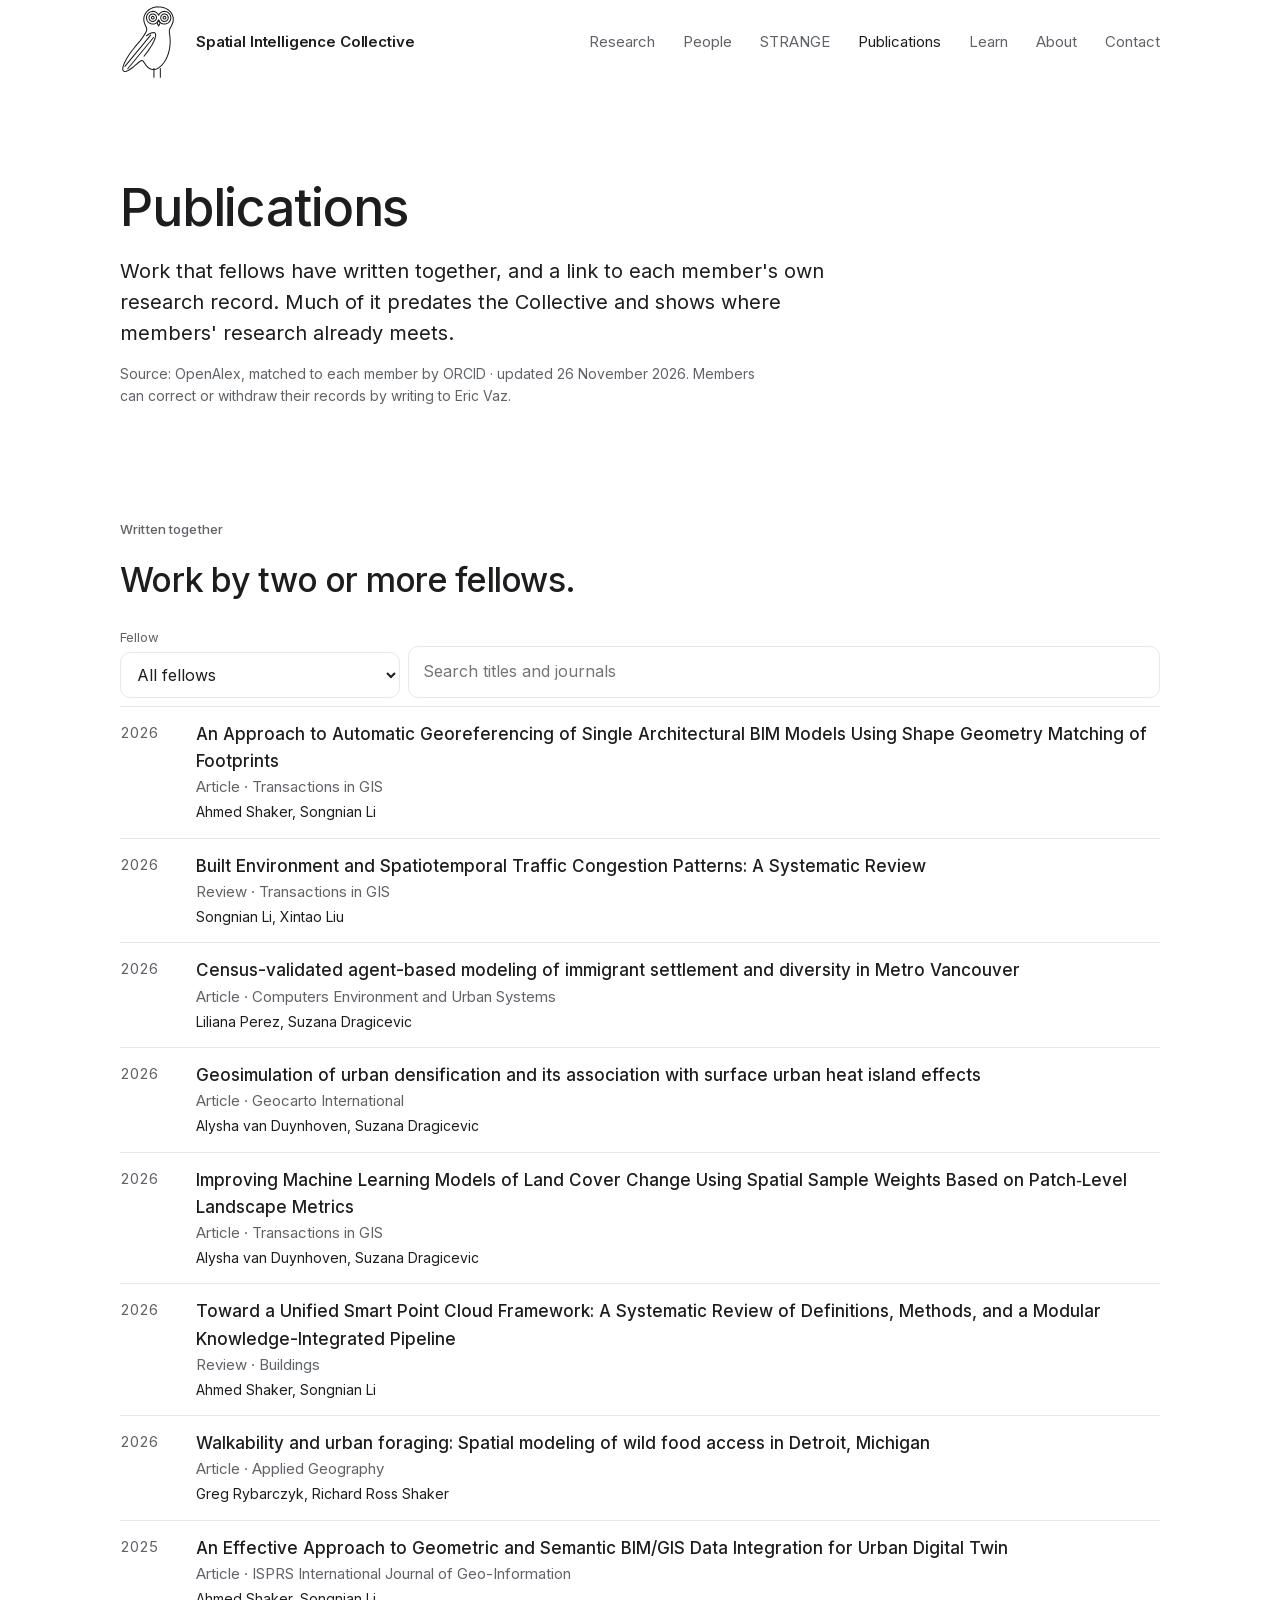
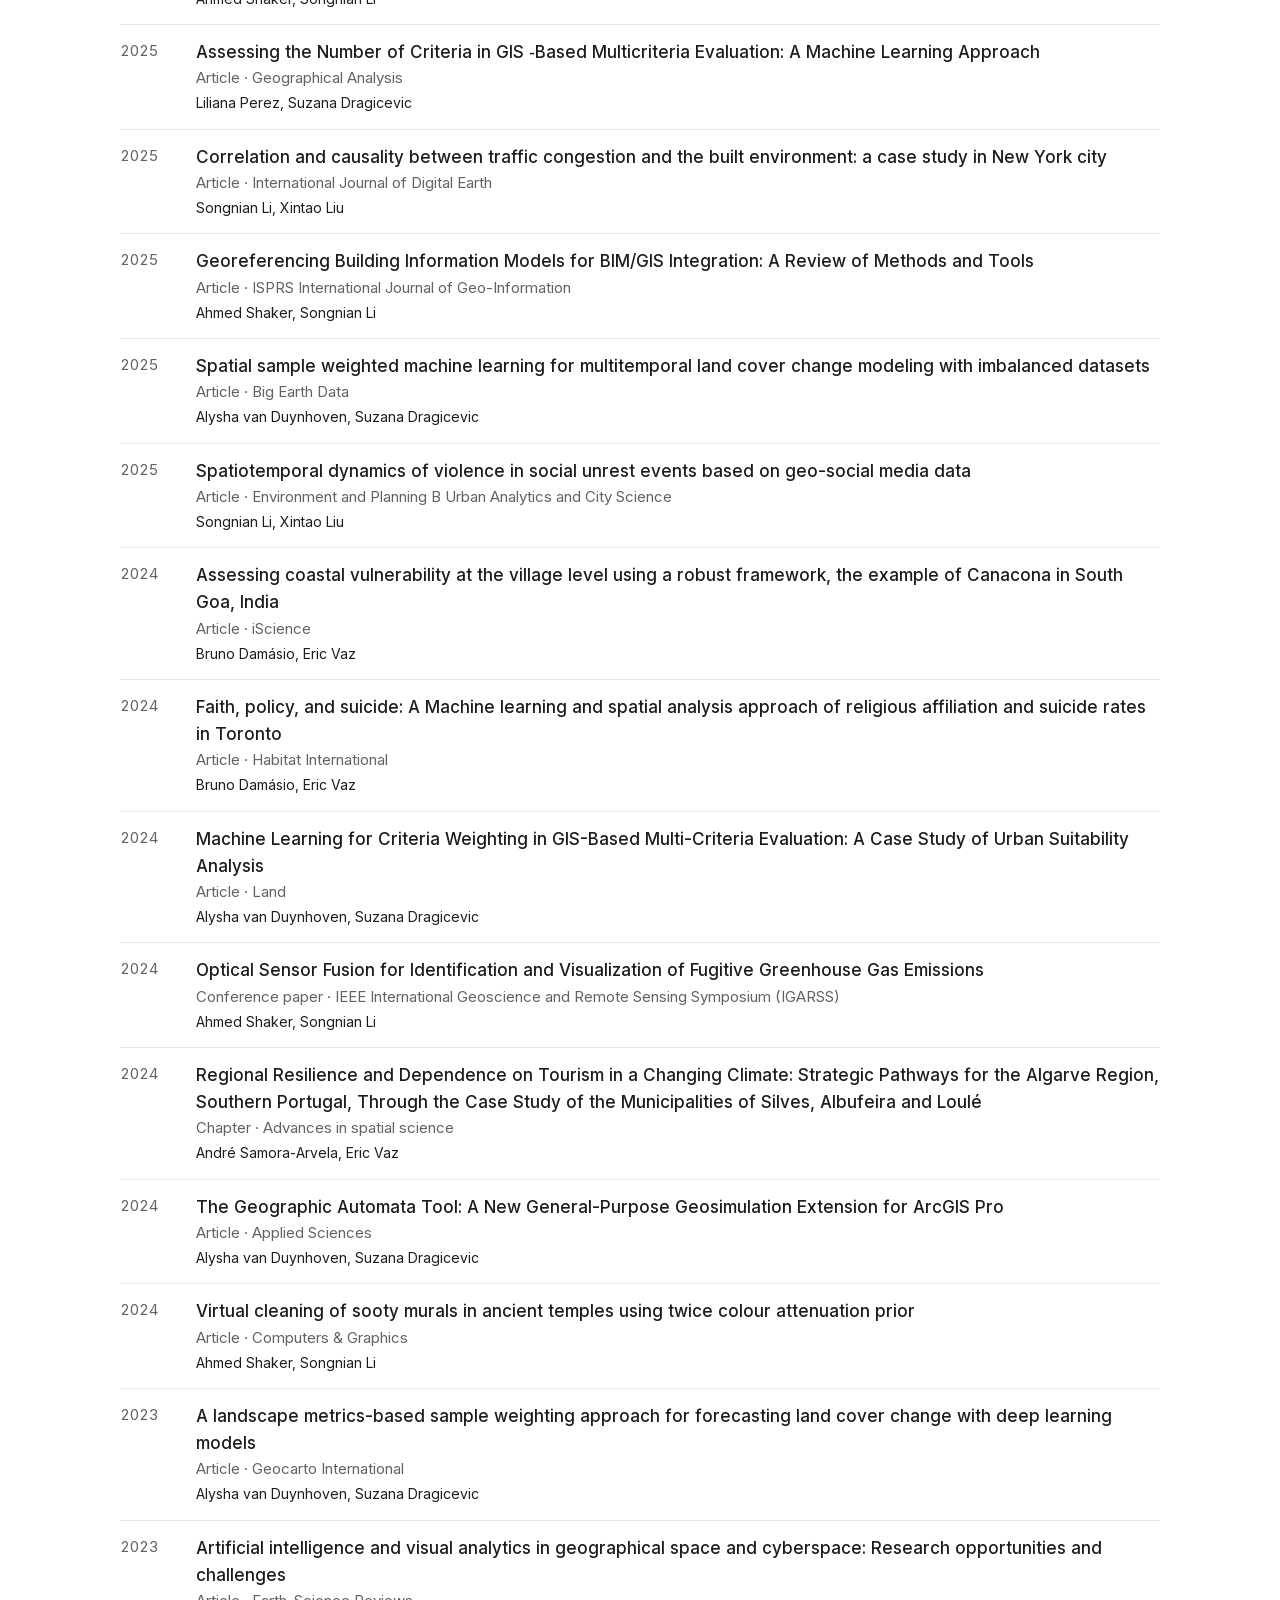
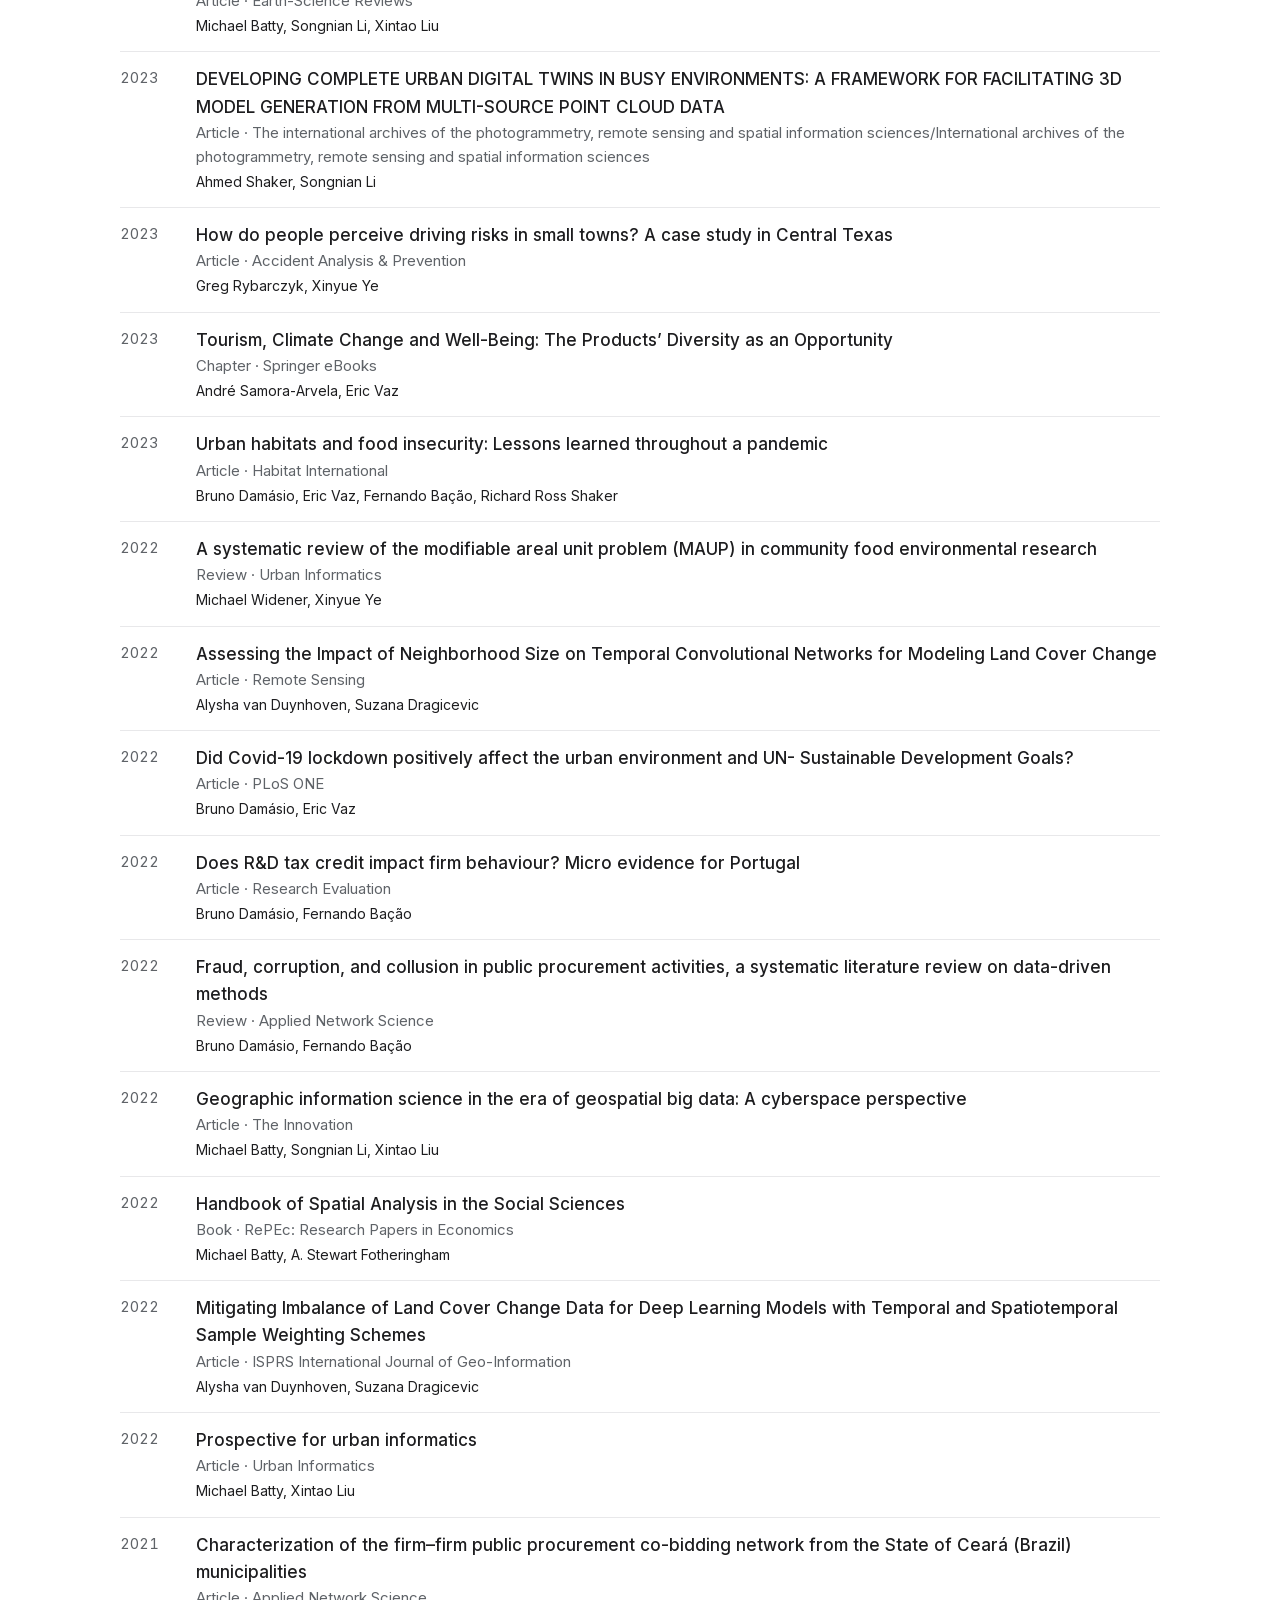
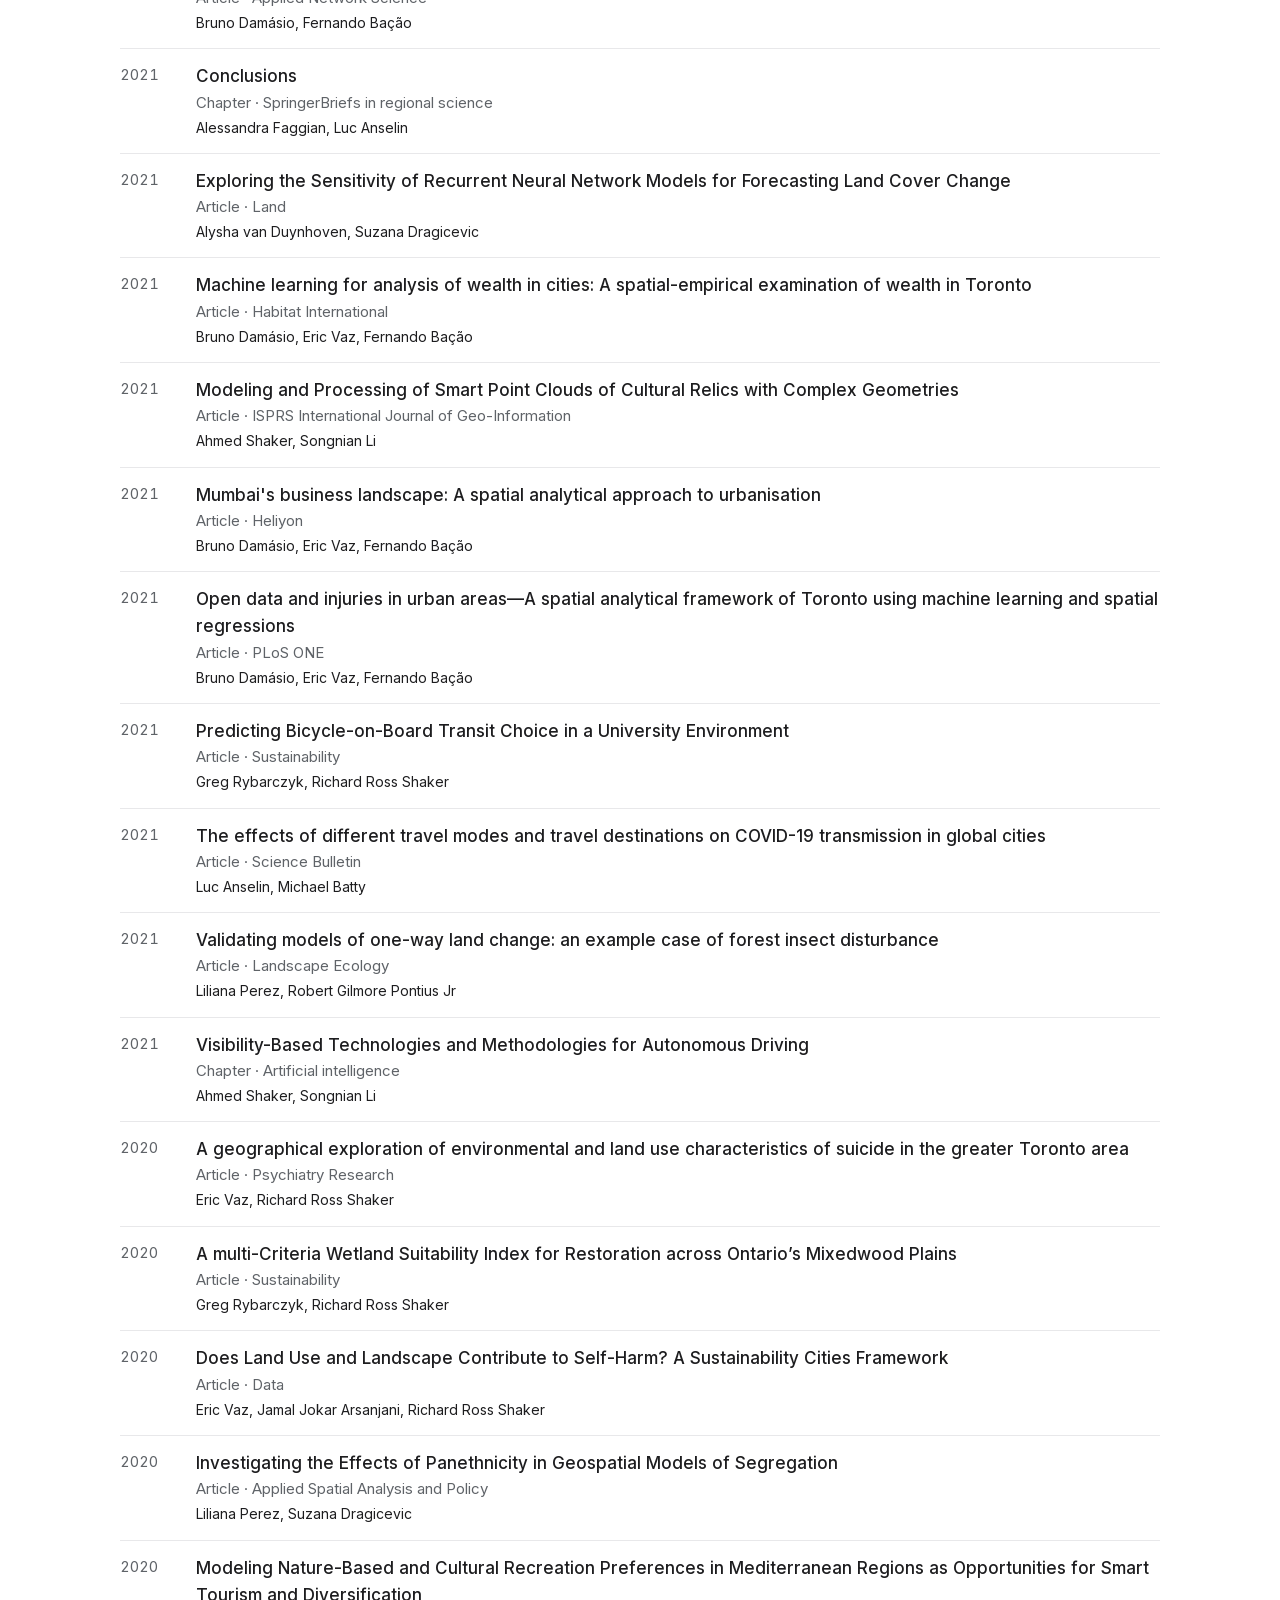
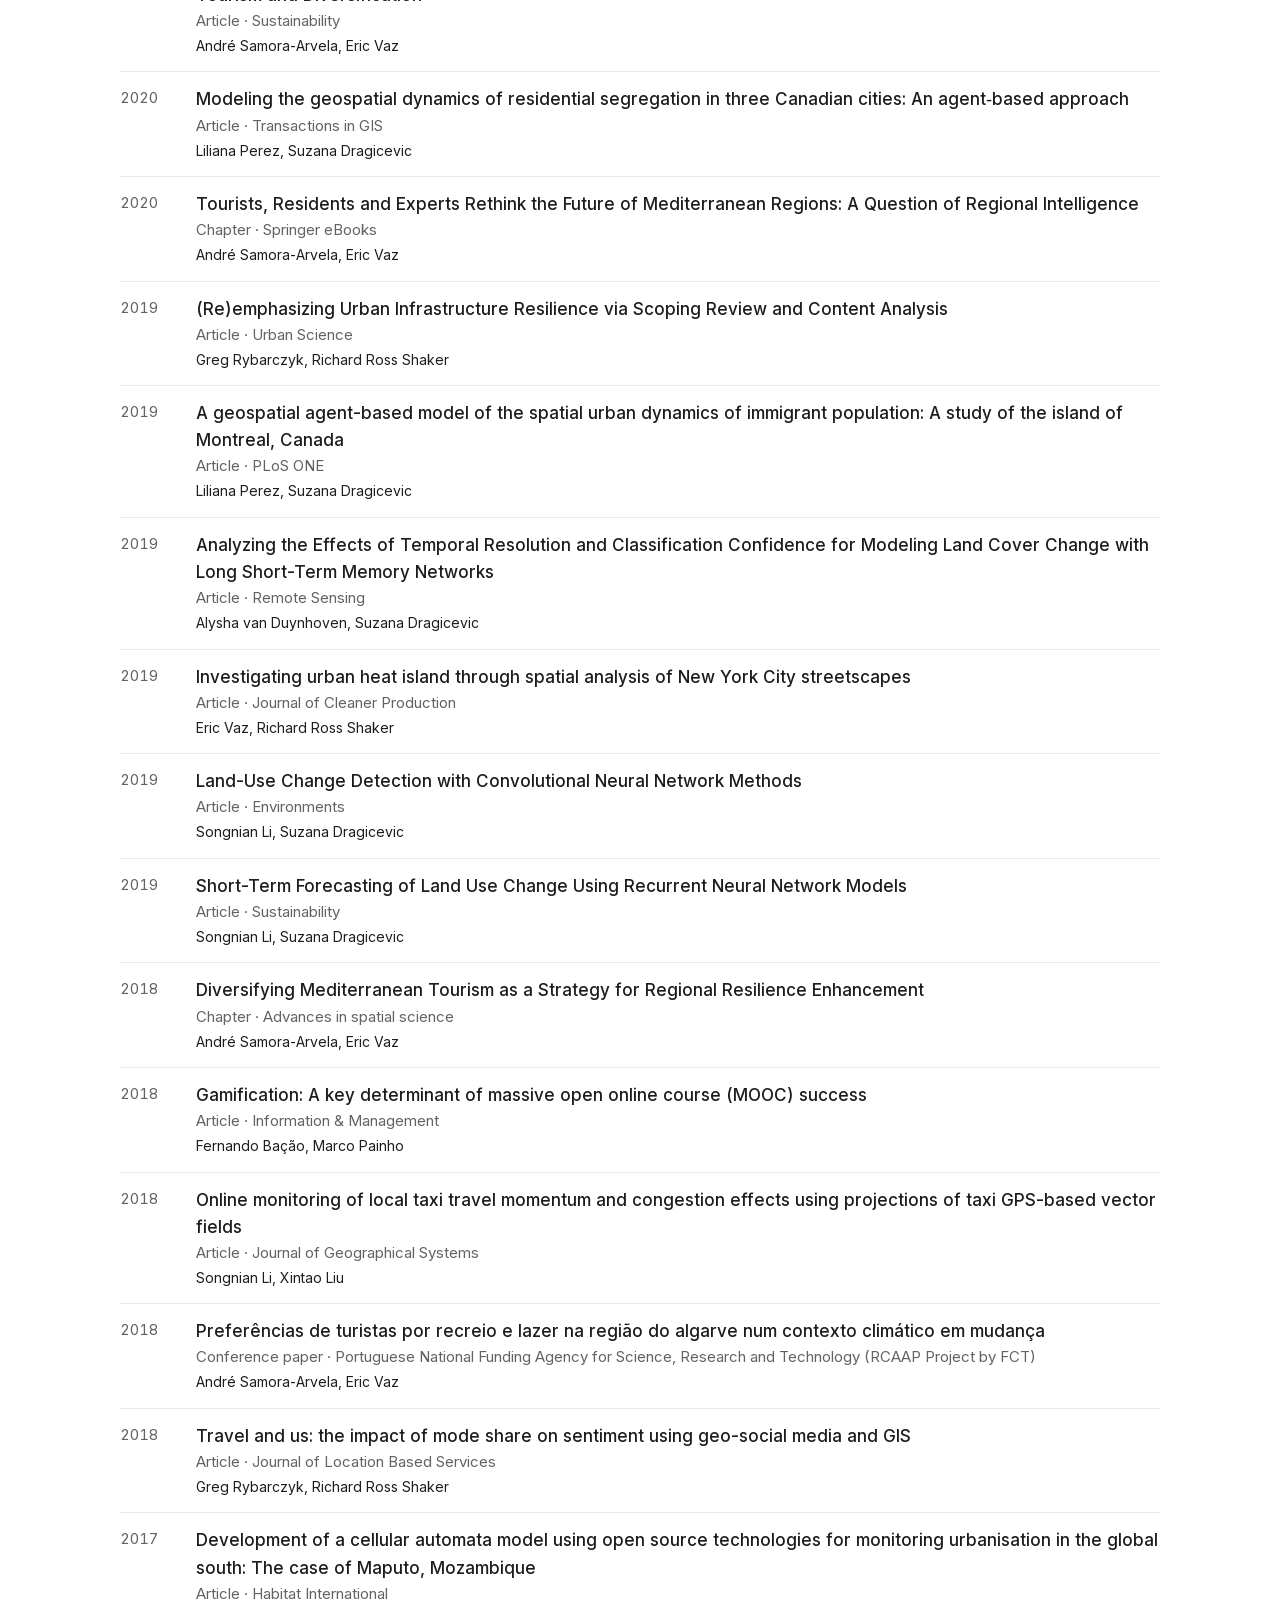
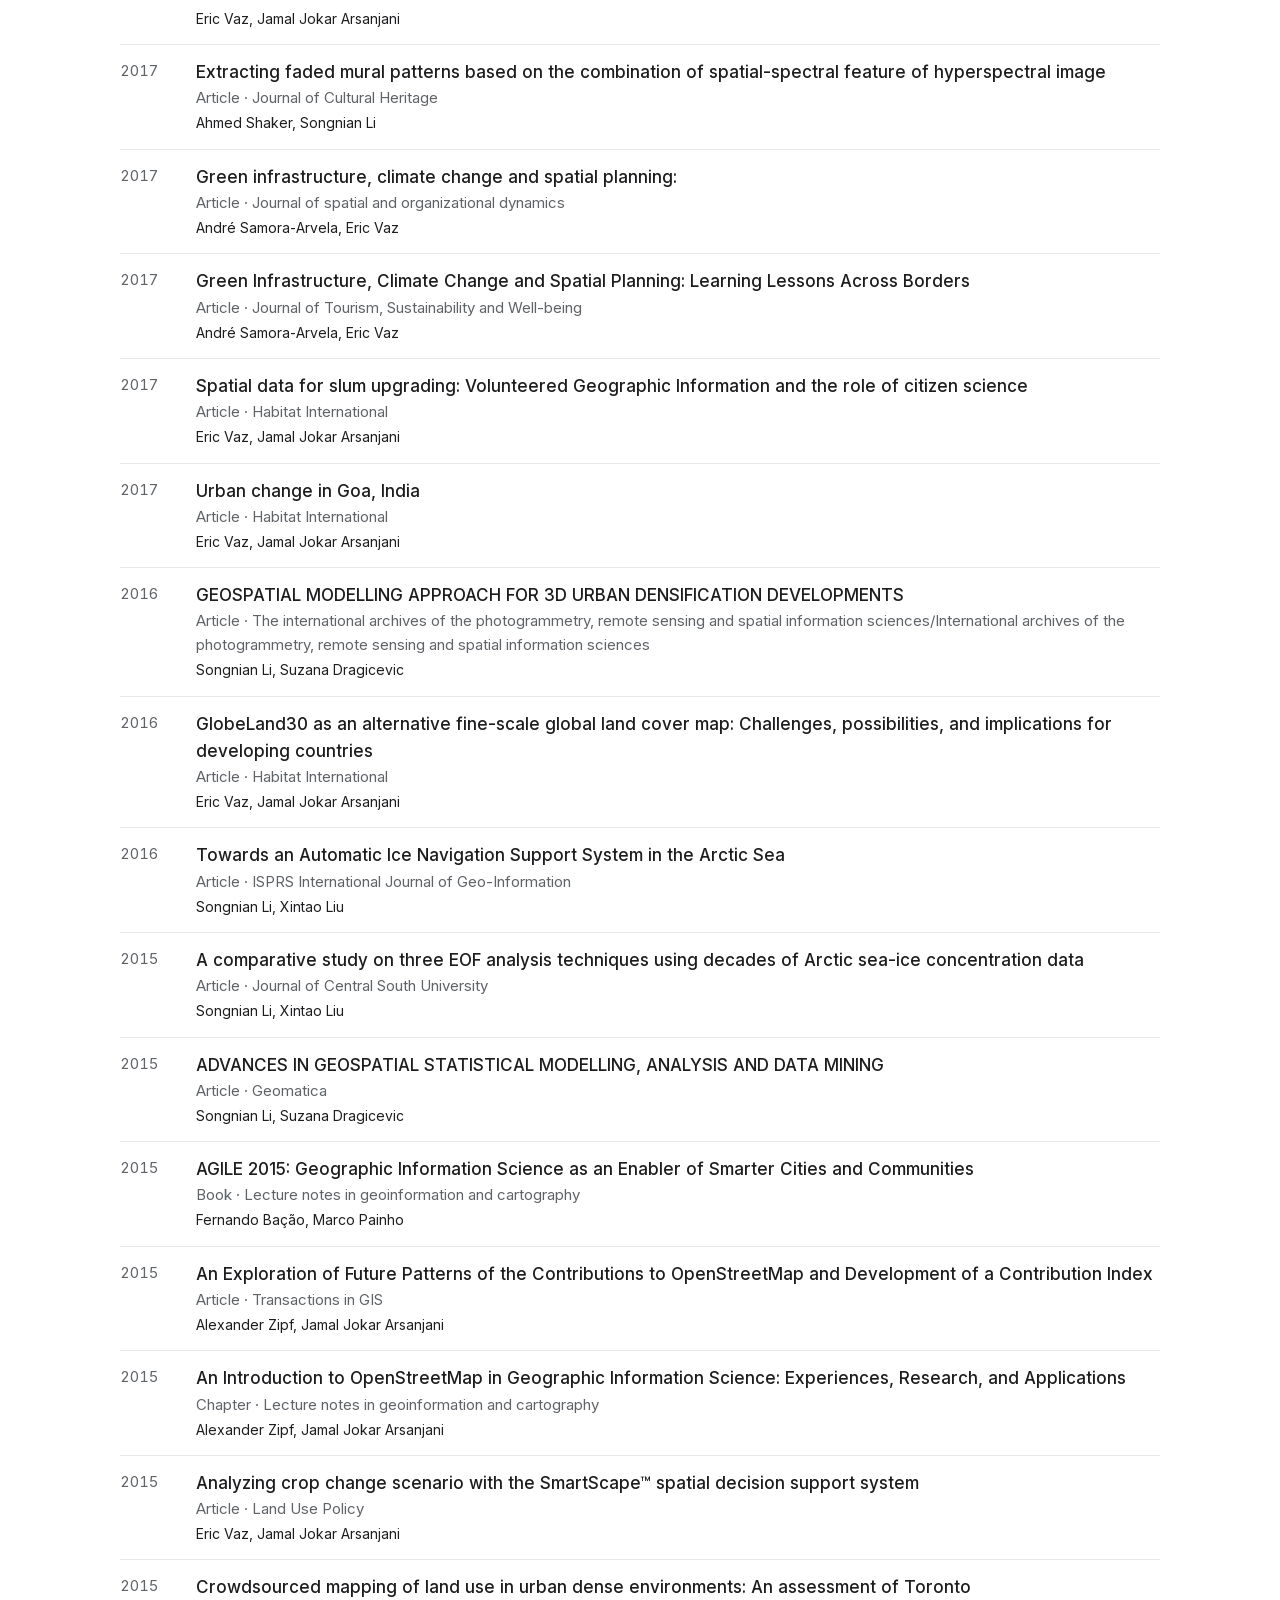
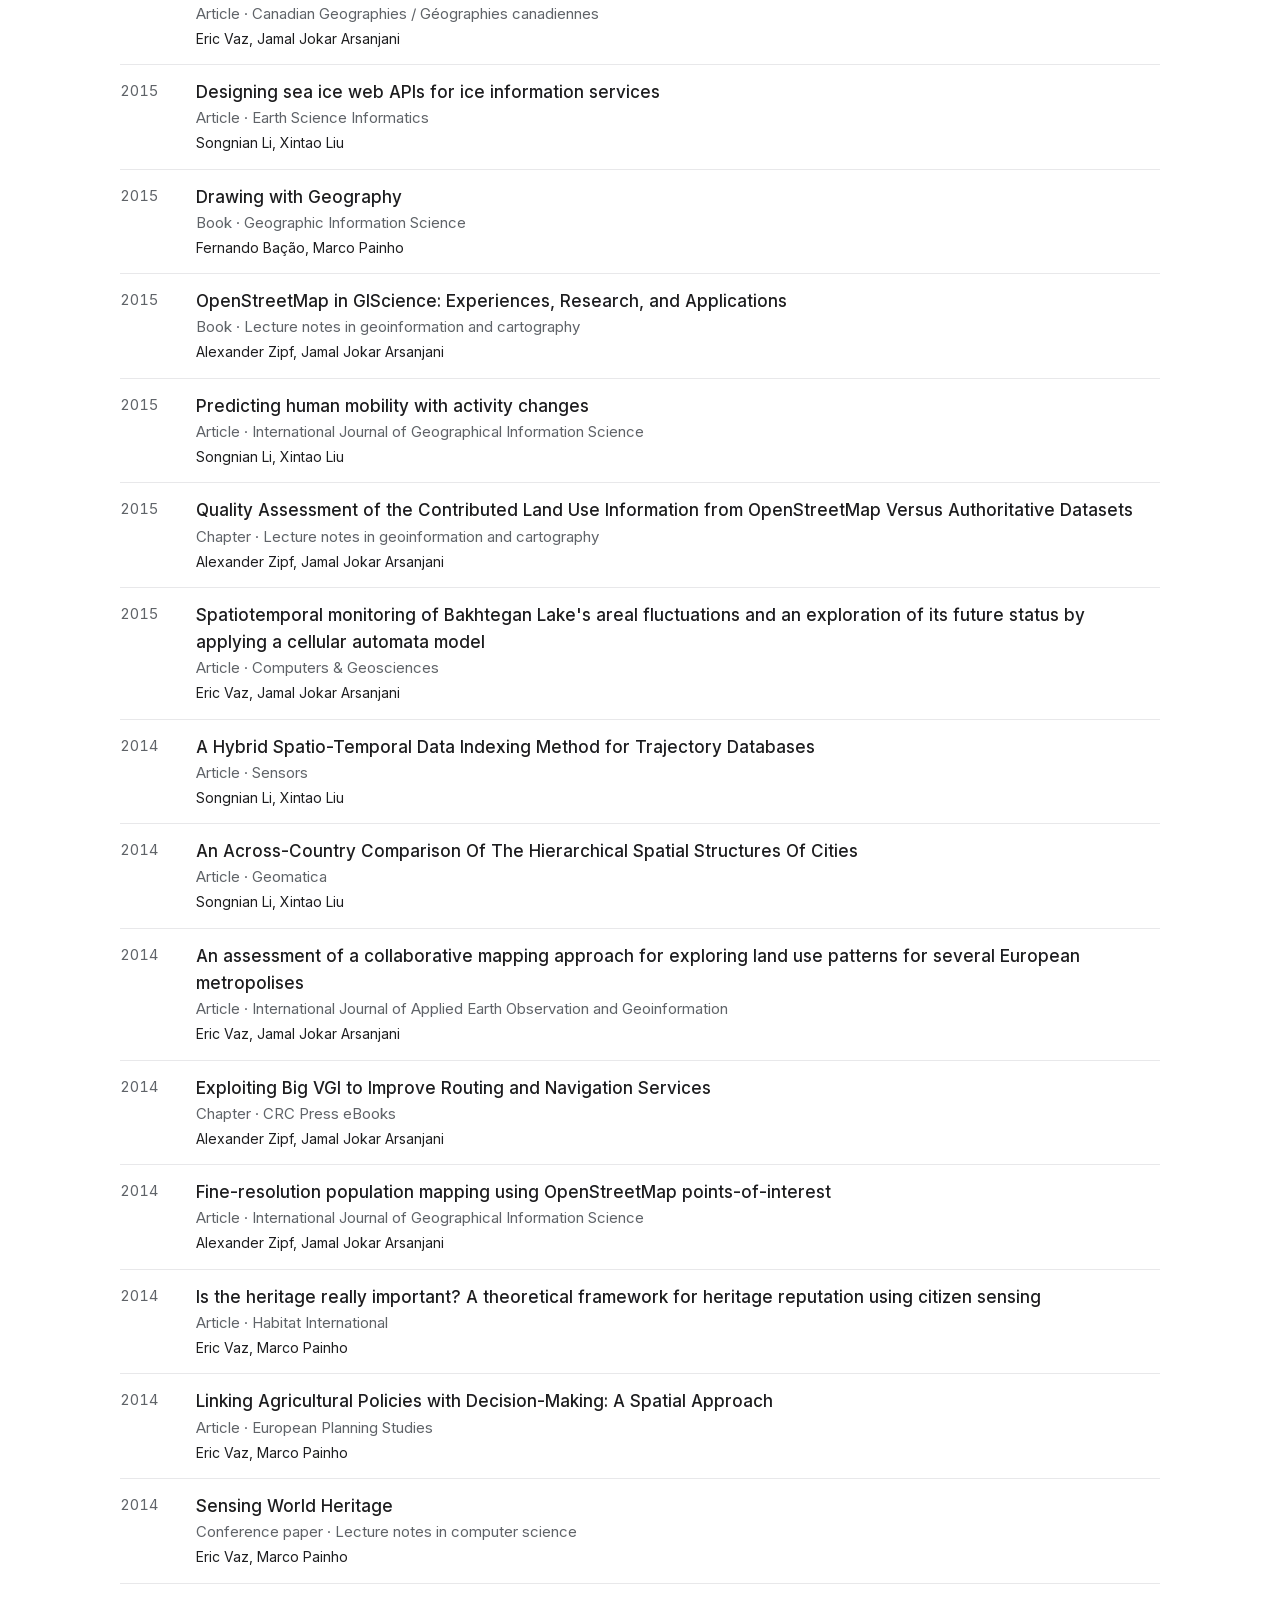
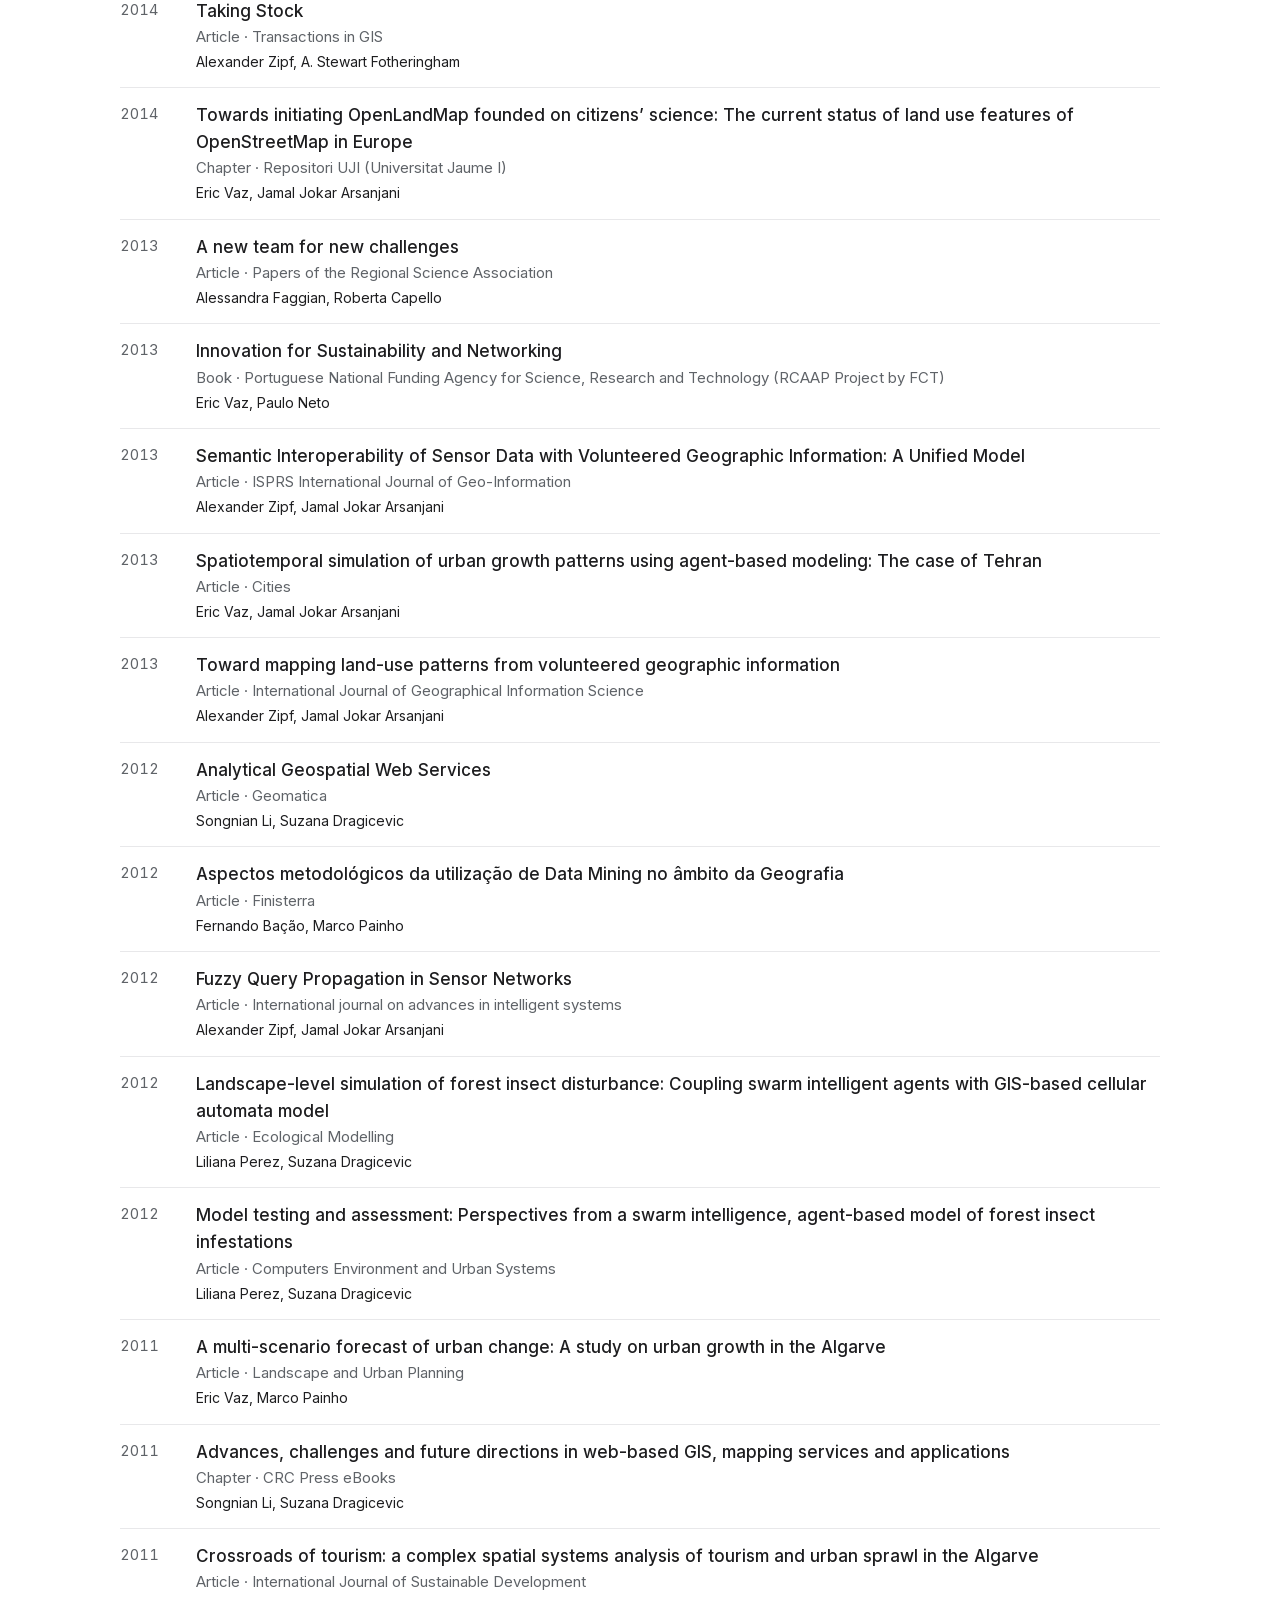
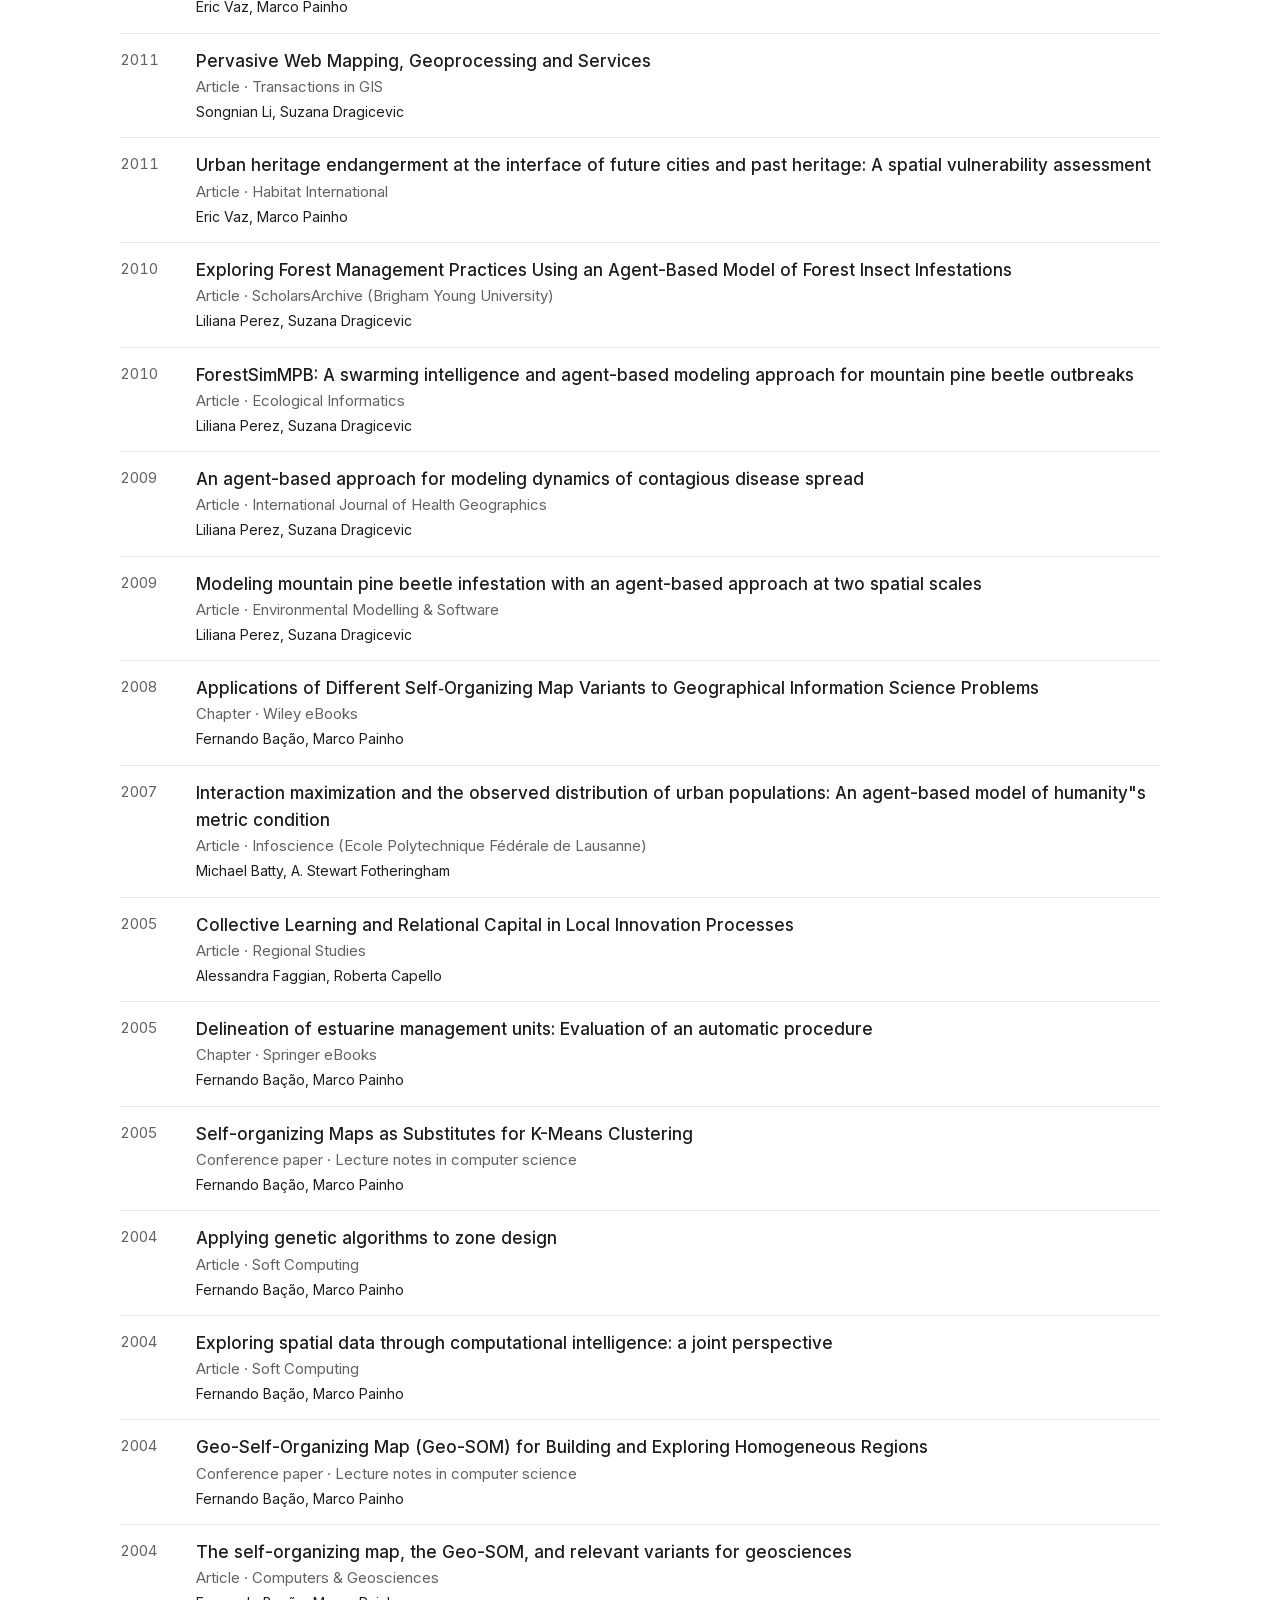
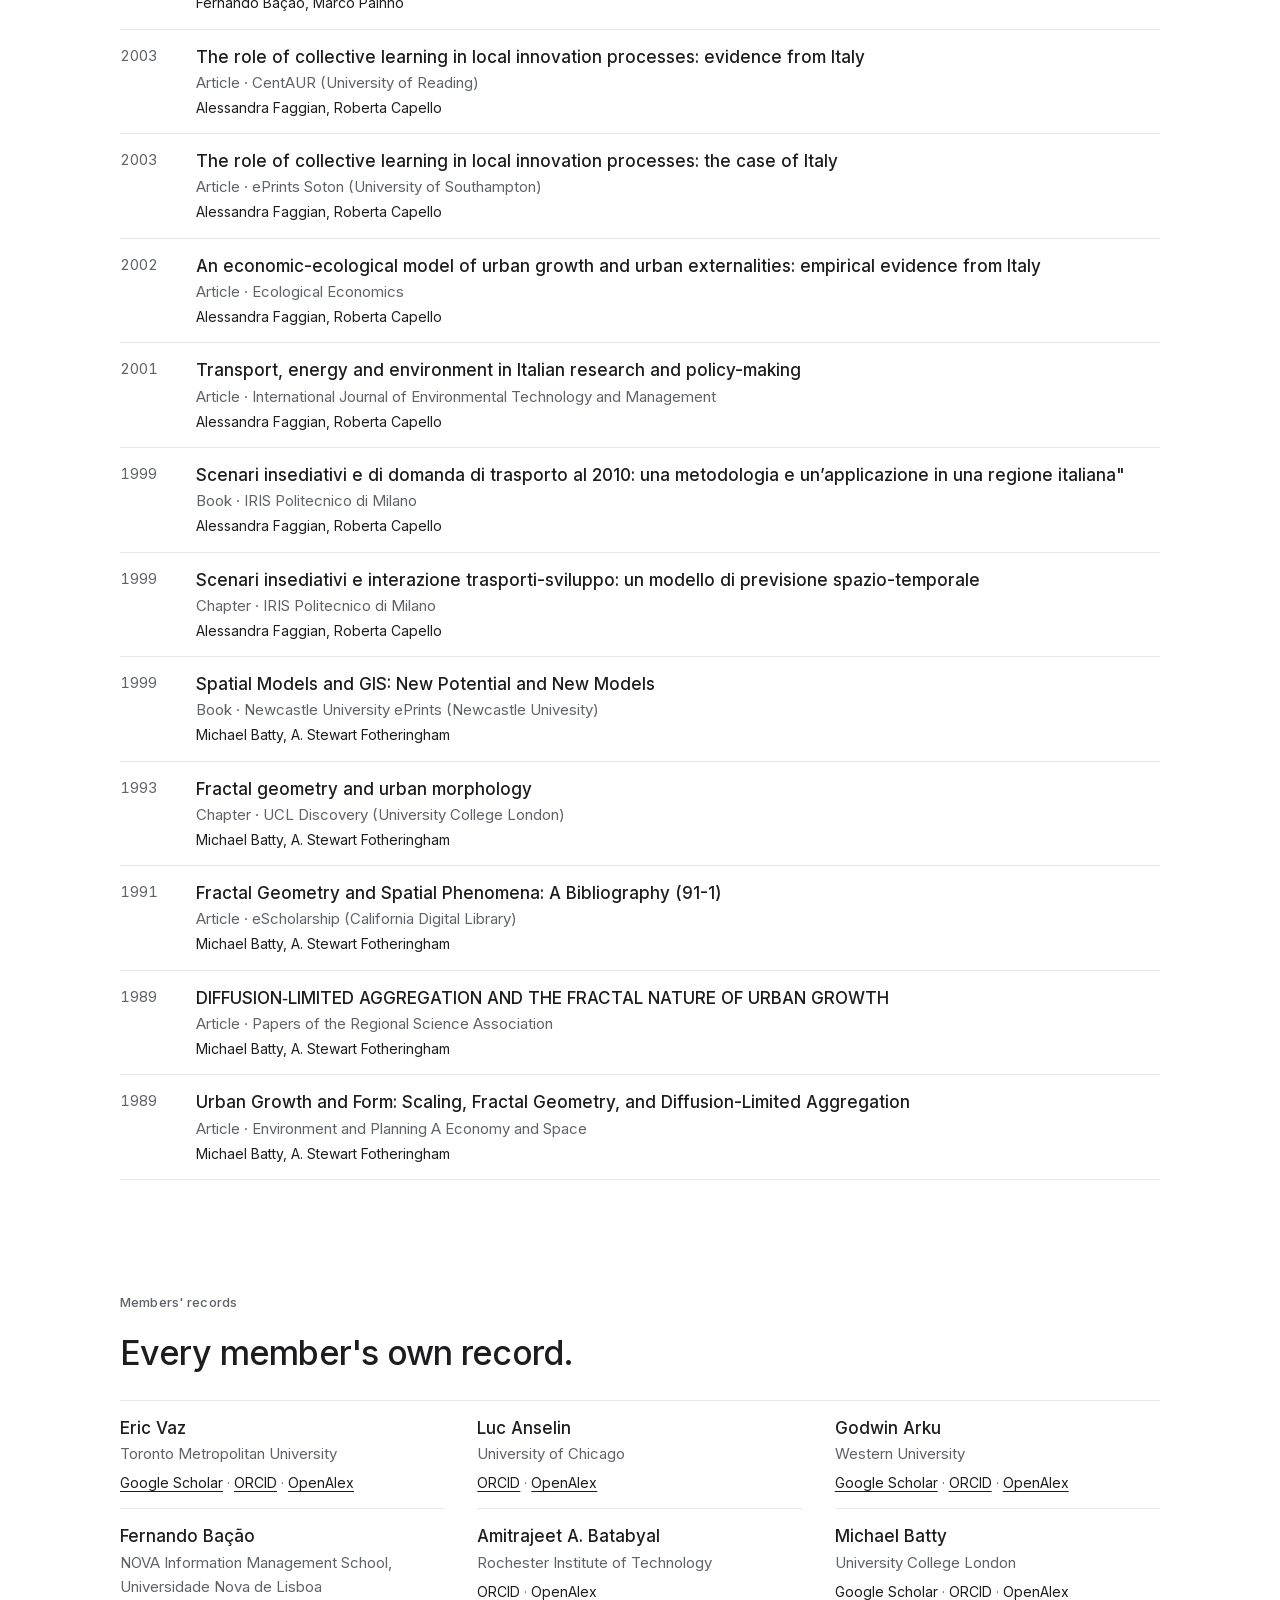
<file: publications/index.html>
<!doctype html>
<html lang="en">
<head>
<meta charset="utf-8">
<meta name="viewport" content="width=device-width,initial-scale=1,viewport-fit=cover">
<title>Publications · Spatial Intelligence Collective</title>
<meta name="description" content="Work written together by fellows of the Spatial Intelligence Collective, with links to each member&#x27;s own research record.">
<link rel="canonical" href="https://spatialintelligence.network/publications/">
<meta property="og:title" content="Publications · Spatial Intelligence Collective">
<meta property="og:description" content="Work written together by fellows of the Spatial Intelligence Collective, with links to each member&#x27;s own research record.">
<meta property="og:type" content="website">
<meta property="og:url" content="https://spatialintelligence.network/publications/">
<meta property="og:image" content="https://spatialintelligence.network/assets/art/og-sic-owl.png">
<meta name="theme-color" content="#ffffff">
<link rel="preload" href="../assets/fonts/inter-latin.woff2" as="font" type="font/woff2" crossorigin>
<link rel="stylesheet" href="../assets/css/site.css?v=18">
<link rel="icon" href="data:image/svg+xml,<svg xmlns='http://www.w3.org/2000/svg' viewBox='124 109 649 649' fill='none' stroke='%23111' stroke-width='24.0' stroke-linecap='round' stroke-linejoin='round'><path d='M534.0 127.0 L558.0 127.9 L581.0 132.4 L603.0 140.6 L623.0 152.2 L640.0 166.6 L653.1 183.0 L662.4 201.0 L667.8 221.0 L668.8 242.0 L664.8 264.0 L657.0 283.9 L638.7 318.0 L634.3 334.0 L634.3 349.0 L640.1 394.0 L641.8 424.0 L640.7 456.0 L636.5 489.0 L630.9 515.0 L623.5 540.0 L614.4 564.0 L604.0 585.8 L585.0 616.3 L563.0 641.5 L540.0 659.3 L528.0 665.6 L516.0 669.9 L501.0 672.6 L486.0 672.1 L472.0 668.6 L458.4 662.0 L447.0 653.6 L435.7 642.0 L406.0 600.0 L400.0 595.8 L394.0 594.9 L386.0 597.5 L377.0 603.3 L321.0 650.8 L287.0 674.8 L271.0 683.2 L258.0 687.9 L247.0 689.5 L238.0 687.6 L232.5 683.0 L229.1 675.0 L228.4 665.0 L230.0 653.0 L240.1 622.0 L258.5 585.0 L280.6 549.0 L306.8 512.0 L333.0 478.8 L381.7 421.0 L399.2 398.0 L421.8 363.0 L435.0 337.0 L437.8 325.0 L436.9 314.0 L417.8 270.0 L414.1 257.0 L412.1 244.0 L411.9 230.0 L413.6 217.0 L417.3 204.0 L423.0 191.0 L431.2 178.0 L442.0 165.4 L454.0 154.9 L468.0 145.6 L483.0 138.2 L499.0 132.6 L516.0 128.8 L534.0 127.0'/><path d='M254.2 662.5 L489.8 377.5'/><path d='M436.0 379.3 L455.0 366.4 L471.0 357.7 L484.0 352.6 L497.0 350.5 L505.2 352.0 L512.2 358.0 L515.2 367.0 L515.0 381.1 L510.2 401.0 L503.0 420.0 L481.5 462.0 L449.6 511.0 L414.0 557.1'/><path d='M480.0 168.9 L489.0 168.0 L499.0 168.8 L508.0 171.1 L517.0 175.2 L525.0 180.9 L532.0 188.0 L537.3 196.0 L541.0 204.3 L545.8 194.0 L552.7 185.0 L561.0 177.8 L571.0 172.3 L582.0 168.9 L593.0 168.0 L604.0 169.4 L615.0 173.1 L624.0 178.5 L632.0 185.7 L638.2 194.0 L642.9 204.0 L645.4 214.0 L645.9 225.0 L644.4 235.0 L640.9 245.0 L634.0 256.0 L624.0 265.5 L613.0 271.7 L600.0 275.4 L590.0 276.0 L581.0 274.9 L564.0 268.2 L550.0 256.0 L544.7 248.0 L541.0 239.7 L536.2 250.0 L529.3 259.0 L521.0 266.2 L511.0 271.7 L500.0 275.1 L489.0 276.0 L478.0 274.6 L467.0 270.9 L453.0 261.3 L442.7 248.0 L436.9 232.0 L436.5 215.0 L441.1 199.0 L450.7 185.0 L464.0 174.7 L480.0 168.9'/><path d='M485.0 206.0 L492.0 205.3 L498.0 207.2 L503.0 211.4 L506.0 217.0 L506.7 224.0 L504.8 230.0 L500.6 235.0 L495.0 238.0 L488.0 238.7 L482.0 236.8 L477.0 232.6 L474.0 227.0 L473.3 220.0 L475.2 214.0 L479.4 209.0 L485.0 206.0'/><path d='M587.0 206.0 L594.0 205.3 L600.0 207.2 L605.0 211.4 L608.0 217.0 L608.7 224.0 L606.8 230.0 L602.6 235.0 L597.0 238.0 L590.0 238.7 L584.0 236.8 L579.0 232.6 L576.0 227.0 L575.3 220.0 L577.2 214.0 L581.4 209.0 L587.0 206.0'/><path d='M541.0 242.0 L554.0 268.0 L541.0 294.0 L528.0 268.0 L541.0 242.0'/><path d='M500.0 664.0 L500.0 740.0'/><path d='M556.0 664.0 L556.0 740.0'/></svg>">
<script data-goatcounter="https://spatialintelligence.goatcounter.com/count" async src="//gc.zgo.at/count.js"></script>
</head>
<body>
<a class="skip" href="#main">Skip to content</a>

<header class="hdr">
  <div class="wrap">
    <a class="brand" href="../"><svg class="brand-owl" viewBox="135 120 627 627" fill="none" stroke="currentColor" stroke-linecap="round" stroke-linejoin="round" aria-hidden="true" focusable="false"><path d="M534.0 127.0 L558.0 127.9 L581.0 132.4 L603.0 140.6 L623.0 152.2 L640.0 166.6 L653.1 183.0 L662.4 201.0 L667.8 221.0 L668.8 242.0 L664.8 264.0 L657.0 283.9 L638.7 318.0 L634.3 334.0 L634.3 349.0 L640.1 394.0 L641.8 424.0 L640.7 456.0 L636.5 489.0 L630.9 515.0 L623.5 540.0 L614.4 564.0 L604.0 585.8 L585.0 616.3 L563.0 641.5 L540.0 659.3 L528.0 665.6 L516.0 669.9 L501.0 672.6 L486.0 672.1 L472.0 668.6 L458.4 662.0 L447.0 653.6 L435.7 642.0 L406.0 600.0 L400.0 595.8 L394.0 594.9 L386.0 597.5 L377.0 603.3 L321.0 650.8 L287.0 674.8 L271.0 683.2 L258.0 687.9 L247.0 689.5 L238.0 687.6 L232.5 683.0 L229.1 675.0 L228.4 665.0 L230.0 653.0 L240.1 622.0 L258.5 585.0 L280.6 549.0 L306.8 512.0 L333.0 478.8 L381.7 421.0 L399.2 398.0 L421.8 363.0 L435.0 337.0 L437.8 325.0 L436.9 314.0 L417.8 270.0 L414.1 257.0 L412.1 244.0 L411.9 230.0 L413.6 217.0 L417.3 204.0 L423.0 191.0 L431.2 178.0 L442.0 165.4 L454.0 154.9 L468.0 145.6 L483.0 138.2 L499.0 132.6 L516.0 128.8 L534.0 127.0"/><path d="M247.3 645.7 L472.0 373.9"/><path d="M272.0 666.1 L496.7 394.3"/><path d="M436.0 379.3 L455.0 366.4 L471.0 357.7 L484.0 352.6 L497.0 350.5 L505.2 352.0 L512.2 358.0 L515.2 367.0 L515.0 381.1 L510.2 401.0 L503.0 420.0 L481.5 462.0 L449.6 511.0 L414.0 557.1"/><path d="M486.0 166.9 L503.0 168.4 L519.0 175.0 L532.0 186.2 L541.0 200.9 L546.3 191.0 L554.0 182.0 L563.0 175.0 L573.0 170.2 L584.0 167.4 L596.0 166.9 L607.0 168.9 L617.4 173.0 L626.6 179.0 L634.0 186.2 L640.1 195.0 L644.5 205.0 L646.9 216.0 L647.0 227.0 L645.0 237.4 L641.0 247.4 L633.8 258.0 L624.0 267.0 L612.0 273.4 L599.0 276.8 L581.0 276.1 L564.0 269.6 L550.2 258.0 L541.0 243.1 L535.7 253.0 L528.0 262.0 L519.0 269.0 L509.0 273.8 L498.0 276.6 L486.0 277.1 L475.0 275.1 L464.6 271.0 L450.0 260.0 L440.3 246.0 L435.2 229.0 L435.9 211.0 L442.4 194.0 L454.0 180.2 L469.0 171.0 L486.0 166.9"/><path d="M482.0 190.0 L495.0 189.4 L507.0 193.7 L516.2 202.0 L522.0 214.0 L522.6 227.0 L518.3 239.0 L510.0 248.2 L498.0 254.0 L485.0 254.6 L473.0 250.3 L463.8 242.0 L458.0 230.0 L457.4 217.0 L461.7 205.0 L470.0 195.8 L482.0 190.0"/><path d="M584.0 190.0 L597.0 189.4 L609.0 193.7 L618.2 202.0 L624.0 214.0 L624.6 227.0 L620.3 239.0 L612.0 248.2 L600.0 254.0 L587.0 254.6 L575.0 250.3 L565.8 242.0 L560.0 230.0 L559.4 217.0 L563.7 205.0 L572.0 195.8 L584.0 190.0"/><path d="M486.0 210.7 L491.0 210.0 L495.0 211.1 L498.9 214.0 L501.3 218.0 L502.0 223.0 L500.9 227.0 L498.0 230.9 L494.0 233.3 L489.0 234.0 L485.0 232.9 L481.1 230.0 L478.7 226.0 L478.0 221.0 L479.1 217.0 L482.0 213.1 L486.0 210.7"/><path d="M588.0 210.7 L593.0 210.0 L597.0 211.1 L600.9 214.0 L603.3 218.0 L604.0 223.0 L602.9 227.0 L600.0 230.9 L596.0 233.3 L591.0 234.0 L587.0 232.9 L583.1 230.0 L580.7 226.0 L580.0 221.0 L581.1 217.0 L584.0 213.1 L588.0 210.7"/><path d="M541.0 242.0 L554.0 268.0 L541.0 294.0 L528.0 268.0 L541.0 242.0"/><path d="M500.0 664.0 L500.0 740.0"/><path d="M556.0 664.0 L556.0 740.0"/></svg><span>Spatial Intelligence Collective</span></a>
    <button class="menu" aria-expanded="false" aria-controls="nav">Menu</button>
    <nav class="nav" id="nav" aria-label="Main">
      <a href="../#research">Research</a>
      <a href="../people/">People</a>
      <a href="../strange/">STRANGE</a>
      <a href="../publications/" aria-current="page">Publications</a>
      <a href="../learn/">Learn</a>
      <a href="../about/">About</a>
      <a href="../#contact">Contact</a>
    </nav>
  </div>
</header>

<main id="main">
<section class="page-head">
  <div class="wrap">
    <h1>Publications</h1>
    <p class="lede">Work that fellows have written together, and a link to each member's own research record. Much of it predates the Collective and shows where members' research already meets.</p>
    <p class="prov">Source: OpenAlex, matched to each member by ORCID · updated 26 November 2026. Members can correct or withdraw their records by writing to Eric Vaz.</p>
  </div>
</section>

<section id="together">
  <div class="wrap">
    <p class="label">Written together</p>
    <h2>Work by two or more fellows.</h2>
    <div class="tools">
      <label class="pick-m"><span>Fellow</span>
        <select id="mf"><option value="">All fellows</option><option value="luc-anselin">Luc Anselin</option><option value="fernando-bacao">Fernando Bação</option><option value="michael-batty">Michael Batty</option><option value="roberta-capello">Roberta Capello</option><option value="bruno-damasio">Bruno Damásio</option><option value="suzana-dragicevic">Suzana Dragicevic</option><option value="alessandra-faggian">Alessandra Faggian</option><option value="stewart-fotheringham">A. Stewart Fotheringham</option><option value="jamal-jokar-arsanjani">Jamal Jokar Arsanjani</option><option value="songnian-li">Songnian Li</option><option value="xintao-liu">Xintao Liu</option><option value="paulo-neto">Paulo Neto</option><option value="marco-painho">Marco Painho</option><option value="liliana-perez">Liliana Perez</option><option value="robert-gilmore-pontius">Robert Gilmore Pontius Jr</option><option value="greg-rybarczyk">Greg Rybarczyk</option><option value="andre-samora-arvela">André Samora-Arvela</option><option value="ahmed-shaker">Ahmed Shaker</option><option value="richard-shaker">Richard Ross Shaker</option><option value="alysha-van-duynhoven">Alysha van Duynhoven</option><option value="eric-vaz">Eric Vaz</option><option value="michael-widener">Michael Widener</option><option value="xinyue-ye">Xinyue Ye</option><option value="alexander-zipf">Alexander Zipf</option></select></label>
      <input class="search" id="q2" type="search" placeholder="Search titles and journals" aria-label="Search works by two or more fellows">
    </div>
    <div class="list" id="l2"><article class="pub" data-m="ahmed-shaker songnian-li" data-t="geocomp"><div class="y">2026</div><div><div class="t"><a href="https://doi.org/10.1111/tgis.70307" target="_blank" rel="noopener">An Approach to Automatic Georeferencing of Single Architectural BIM Models Using Shape Geometry Matching of Footprints</a></div><div class="a">Article · Transactions in GIS</div><div class="a fellows"><a href="../people/#ahmed-shaker">Ahmed Shaker</a>, <a href="../people/#songnian-li">Songnian Li</a></div></div></article><article class="pub" data-m="songnian-li xintao-liu" data-t="spatial"><div class="y">2026</div><div><div class="t"><a href="https://doi.org/10.1111/tgis.70337" target="_blank" rel="noopener">Built Environment and Spatiotemporal Traffic Congestion Patterns: A Systematic Review</a></div><div class="a">Review · Transactions in GIS</div><div class="a fellows"><a href="../people/#songnian-li">Songnian Li</a>, <a href="../people/#xintao-liu">Xintao Liu</a></div></div></article><article class="pub" data-m="liliana-perez suzana-dragicevic" data-t="geocomp"><div class="y">2026</div><div><div class="t"><a href="https://doi.org/10.1016/j.compenvurbsys.2026.102515" target="_blank" rel="noopener">Census-validated agent-based modeling of immigrant settlement and diversity in Metro Vancouver</a></div><div class="a">Article · Computers Environment and Urban Systems</div><div class="a fellows"><a href="../people/#liliana-perez">Liliana Perez</a>, <a href="../people/#suzana-dragicevic">Suzana Dragicevic</a></div></div></article><article class="pub" data-m="alysha-van-duynhoven suzana-dragicevic" data-t="geocomp"><div class="y">2026</div><div><div class="t"><a href="https://doi.org/10.1080/10106049.2026.2746843" target="_blank" rel="noopener">Geosimulation of urban densification and its association with surface urban heat island effects</a></div><div class="a">Article · Geocarto International</div><div class="a fellows"><a href="../people/#alysha-van-duynhoven">Alysha van Duynhoven</a>, <a href="../people/#suzana-dragicevic">Suzana Dragicevic</a></div></div></article><article class="pub" data-m="alysha-van-duynhoven suzana-dragicevic" data-t="geoai"><div class="y">2026</div><div><div class="t"><a href="https://doi.org/10.1111/tgis.70276" target="_blank" rel="noopener">Improving Machine Learning Models of Land Cover Change Using Spatial Sample Weights Based on Patch‐Level Landscape Metrics</a></div><div class="a">Article · Transactions in GIS</div><div class="a fellows"><a href="../people/#alysha-van-duynhoven">Alysha van Duynhoven</a>, <a href="../people/#suzana-dragicevic">Suzana Dragicevic</a></div></div></article><article class="pub" data-m="ahmed-shaker songnian-li" data-t="regional"><div class="y">2026</div><div><div class="t"><a href="https://doi.org/10.3390/buildings16020293" target="_blank" rel="noopener">Toward a Unified Smart Point Cloud Framework: A Systematic Review of Definitions, Methods, and a Modular Knowledge-Integrated Pipeline</a></div><div class="a">Review · Buildings</div><div class="a fellows"><a href="../people/#ahmed-shaker">Ahmed Shaker</a>, <a href="../people/#songnian-li">Songnian Li</a></div></div></article><article class="pub" data-m="greg-rybarczyk richard-shaker" data-t="geocomp"><div class="y">2026</div><div><div class="t"><a href="https://doi.org/10.1016/j.apgeog.2026.103955" target="_blank" rel="noopener">Walkability and urban foraging: Spatial modeling of wild food access in Detroit, Michigan</a></div><div class="a">Article · Applied Geography</div><div class="a fellows"><a href="../people/#greg-rybarczyk">Greg Rybarczyk</a>, <a href="../people/#richard-shaker">Richard Ross Shaker</a></div></div></article><article class="pub" data-m="ahmed-shaker songnian-li" data-t="spatial"><div class="y">2025</div><div><div class="t"><a href="https://doi.org/10.3390/ijgi14120478" target="_blank" rel="noopener">An Effective Approach to Geometric and Semantic BIM/GIS Data Integration for Urban Digital Twin</a></div><div class="a">Article · ISPRS International Journal of Geo-Information</div><div class="a fellows"><a href="../people/#ahmed-shaker">Ahmed Shaker</a>, <a href="../people/#songnian-li">Songnian Li</a></div></div></article><article class="pub" data-m="liliana-perez suzana-dragicevic" data-t="geoai"><div class="y">2025</div><div><div class="t"><a href="https://doi.org/10.1111/gean.70004" target="_blank" rel="noopener">Assessing the Number of Criteria in GIS ‐Based Multicriteria Evaluation: A Machine Learning Approach</a></div><div class="a">Article · Geographical Analysis</div><div class="a fellows"><a href="../people/#liliana-perez">Liliana Perez</a>, <a href="../people/#suzana-dragicevic">Suzana Dragicevic</a></div></div></article><article class="pub" data-m="songnian-li xintao-liu" data-t="regional"><div class="y">2025</div><div><div class="t"><a href="https://doi.org/10.1080/17538947.2025.2548377" target="_blank" rel="noopener">Correlation and causality between traffic congestion and the built environment: a case study in New York city</a></div><div class="a">Article · International Journal of Digital Earth</div><div class="a fellows"><a href="../people/#songnian-li">Songnian Li</a>, <a href="../people/#xintao-liu">Xintao Liu</a></div></div></article><article class="pub" data-m="ahmed-shaker songnian-li" data-t="geocomp"><div class="y">2025</div><div><div class="t"><a href="https://doi.org/10.3390/ijgi14050180" target="_blank" rel="noopener">Georeferencing Building Information Models for BIM/GIS Integration: A Review of Methods and Tools</a></div><div class="a">Article · ISPRS International Journal of Geo-Information</div><div class="a fellows"><a href="../people/#ahmed-shaker">Ahmed Shaker</a>, <a href="../people/#songnian-li">Songnian Li</a></div></div></article><article class="pub" data-m="alysha-van-duynhoven suzana-dragicevic" data-t="geoai"><div class="y">2025</div><div><div class="t"><a href="https://doi.org/10.1080/20964471.2025.2518763" target="_blank" rel="noopener">Spatial sample weighted machine learning for multitemporal land cover change modeling with imbalanced datasets</a></div><div class="a">Article · Big Earth Data</div><div class="a fellows"><a href="../people/#alysha-van-duynhoven">Alysha van Duynhoven</a>, <a href="../people/#suzana-dragicevic">Suzana Dragicevic</a></div></div></article><article class="pub" data-m="songnian-li xintao-liu" data-t="regional"><div class="y">2025</div><div><div class="t"><a href="https://doi.org/10.1177/23998083251344354" target="_blank" rel="noopener">Spatiotemporal dynamics of violence in social unrest events based on geo-social media data</a></div><div class="a">Article · Environment and Planning B Urban Analytics and City Science</div><div class="a fellows"><a href="../people/#songnian-li">Songnian Li</a>, <a href="../people/#xintao-liu">Xintao Liu</a></div></div></article><article class="pub" data-m="bruno-damasio eric-vaz" data-t="spatial"><div class="y">2024</div><div><div class="t"><a href="https://doi.org/10.1016/j.isci.2024.109129" target="_blank" rel="noopener">Assessing coastal vulnerability at the village level using a robust framework, the example of Canacona in South Goa, India</a></div><div class="a">Article · iScience</div><div class="a fellows"><a href="../people/#bruno-damasio">Bruno Damásio</a>, <a href="../people/#eric-vaz">Eric Vaz</a></div></div></article><article class="pub" data-m="bruno-damasio eric-vaz" data-t="geoai"><div class="y">2024</div><div><div class="t"><a href="https://doi.org/10.1016/j.habitatint.2024.103119" target="_blank" rel="noopener">Faith, policy, and suicide: A Machine learning and spatial analysis approach of religious affiliation and suicide rates in Toronto</a></div><div class="a">Article · Habitat International</div><div class="a fellows"><a href="../people/#bruno-damasio">Bruno Damásio</a>, <a href="../people/#eric-vaz">Eric Vaz</a></div></div></article><article class="pub" data-m="alysha-van-duynhoven suzana-dragicevic" data-t="complexity"><div class="y">2024</div><div><div class="t"><a href="https://doi.org/10.3390/land13081288" target="_blank" rel="noopener">Machine Learning for Criteria Weighting in GIS-Based Multi-Criteria Evaluation: A Case Study of Urban Suitability Analysis</a></div><div class="a">Article · Land</div><div class="a fellows"><a href="../people/#alysha-van-duynhoven">Alysha van Duynhoven</a>, <a href="../people/#suzana-dragicevic">Suzana Dragicevic</a></div></div></article><article class="pub" data-m="ahmed-shaker songnian-li" data-t="spatial"><div class="y">2024</div><div><div class="t"><a href="https://doi.org/10.1109/igarss53475.2024.10642497" target="_blank" rel="noopener">Optical Sensor Fusion for Identification and Visualization of Fugitive Greenhouse Gas Emissions</a></div><div class="a">Conference paper · IEEE International Geoscience and Remote Sensing Symposium (IGARSS)</div><div class="a fellows"><a href="../people/#ahmed-shaker">Ahmed Shaker</a>, <a href="../people/#songnian-li">Songnian Li</a></div></div></article><article class="pub" data-m="andre-samora-arvela eric-vaz" data-t="complexity"><div class="y">2024</div><div><div class="t"><a href="https://doi.org/10.1007/978-3-031-59431-1_6" target="_blank" rel="noopener">Regional Resilience and Dependence on Tourism in a Changing Climate: Strategic Pathways for the Algarve Region, Southern Portugal, Through the Case Study of the Municipalities of Silves, Albufeira and Loulé</a></div><div class="a">Chapter · Advances in spatial science</div><div class="a fellows"><a href="../people/#andre-samora-arvela">André Samora-Arvela</a>, <a href="../people/#eric-vaz">Eric Vaz</a></div></div></article><article class="pub" data-m="alysha-van-duynhoven suzana-dragicevic" data-t="geocomp"><div class="y">2024</div><div><div class="t"><a href="https://doi.org/10.3390/app14156530" target="_blank" rel="noopener">The Geographic Automata Tool: A New General-Purpose Geosimulation Extension for ArcGIS Pro</a></div><div class="a">Article · Applied Sciences</div><div class="a fellows"><a href="../people/#alysha-van-duynhoven">Alysha van Duynhoven</a>, <a href="../people/#suzana-dragicevic">Suzana Dragicevic</a></div></div></article><article class="pub" data-m="ahmed-shaker songnian-li" data-t="regional"><div class="y">2024</div><div><div class="t"><a href="https://doi.org/10.1016/j.cag.2024.103924" target="_blank" rel="noopener">Virtual cleaning of sooty murals in ancient temples using twice colour attenuation prior</a></div><div class="a">Article · Computers &amp; Graphics</div><div class="a fellows"><a href="../people/#ahmed-shaker">Ahmed Shaker</a>, <a href="../people/#songnian-li">Songnian Li</a></div></div></article><article class="pub" data-m="alysha-van-duynhoven suzana-dragicevic" data-t="geoai"><div class="y">2023</div><div><div class="t"><a href="https://doi.org/10.1080/10106049.2023.2240283" target="_blank" rel="noopener">A landscape metrics-based sample weighting approach for forecasting land cover change with deep learning models</a></div><div class="a">Article · Geocarto International</div><div class="a fellows"><a href="../people/#alysha-van-duynhoven">Alysha van Duynhoven</a>, <a href="../people/#suzana-dragicevic">Suzana Dragicevic</a></div></div></article><article class="pub" data-m="michael-batty songnian-li xintao-liu" data-t="geoai"><div class="y">2023</div><div><div class="t"><a href="https://doi.org/10.1016/j.earscirev.2023.104438" target="_blank" rel="noopener">Artificial intelligence and visual analytics in geographical space and cyberspace: Research opportunities and challenges</a></div><div class="a">Article · Earth-Science Reviews</div><div class="a fellows"><a href="../people/#michael-batty">Michael Batty</a>, <a href="../people/#songnian-li">Songnian Li</a>, <a href="../people/#xintao-liu">Xintao Liu</a></div></div></article><article class="pub" data-m="ahmed-shaker songnian-li" data-t="geocomp"><div class="y">2023</div><div><div class="t"><a href="https://doi.org/10.5194/isprs-archives-xlviii-1-w2-2023-7-2023" target="_blank" rel="noopener">DEVELOPING COMPLETE URBAN DIGITAL TWINS IN BUSY ENVIRONMENTS: A FRAMEWORK FOR FACILITATING 3D MODEL GENERATION FROM MULTI-SOURCE POINT CLOUD DATA</a></div><div class="a">Article · The international archives of the photogrammetry, remote sensing and spatial information sciences/International archives of the photogrammetry, remote sensing and spatial information sciences</div><div class="a fellows"><a href="../people/#ahmed-shaker">Ahmed Shaker</a>, <a href="../people/#songnian-li">Songnian Li</a></div></div></article><article class="pub" data-m="greg-rybarczyk xinyue-ye" data-t="regional"><div class="y">2023</div><div><div class="t"><a href="https://doi.org/10.1016/j.aap.2023.107285" target="_blank" rel="noopener">How do people perceive driving risks in small towns? A case study in Central Texas</a></div><div class="a">Article · Accident Analysis &amp; Prevention</div><div class="a fellows"><a href="../people/#greg-rybarczyk">Greg Rybarczyk</a>, <a href="../people/#xinyue-ye">Xinyue Ye</a></div></div></article><article class="pub" data-m="andre-samora-arvela eric-vaz" data-t="regional"><div class="y">2023</div><div><div class="t"><a href="https://doi.org/10.1007/978-3-031-19871-7_7" target="_blank" rel="noopener">Tourism, Climate Change and Well-Being: The Products’ Diversity as an Opportunity</a></div><div class="a">Chapter · Springer eBooks</div><div class="a fellows"><a href="../people/#andre-samora-arvela">André Samora-Arvela</a>, <a href="../people/#eric-vaz">Eric Vaz</a></div></div></article><article class="pub" data-m="bruno-damasio eric-vaz fernando-bacao richard-shaker" data-t="regional"><div class="y">2023</div><div><div class="t"><a href="https://doi.org/10.1016/j.habitatint.2023.102779" target="_blank" rel="noopener">Urban habitats and food insecurity: Lessons learned throughout a pandemic</a></div><div class="a">Article · Habitat International</div><div class="a fellows"><a href="../people/#bruno-damasio">Bruno Damásio</a>, <a href="../people/#eric-vaz">Eric Vaz</a>, <a href="../people/#fernando-bacao">Fernando Bação</a>, <a href="../people/#richard-shaker">Richard Ross Shaker</a></div></div></article><article class="pub" data-m="michael-widener xinyue-ye" data-t="regional"><div class="y">2022</div><div><div class="t"><a href="https://doi.org/10.1007/s44212-022-00021-1" target="_blank" rel="noopener">A systematic review of the modifiable areal unit problem (MAUP) in community food environmental research</a></div><div class="a">Review · Urban Informatics</div><div class="a fellows"><a href="../people/#michael-widener">Michael Widener</a>, <a href="../people/#xinyue-ye">Xinyue Ye</a></div></div></article><article class="pub" data-m="alysha-van-duynhoven suzana-dragicevic" data-t="complexity"><div class="y">2022</div><div><div class="t"><a href="https://doi.org/10.3390/rs14194957" target="_blank" rel="noopener">Assessing the Impact of Neighborhood Size on Temporal Convolutional Networks for Modeling Land Cover Change</a></div><div class="a">Article · Remote Sensing</div><div class="a fellows"><a href="../people/#alysha-van-duynhoven">Alysha van Duynhoven</a>, <a href="../people/#suzana-dragicevic">Suzana Dragicevic</a></div></div></article><article class="pub" data-m="bruno-damasio eric-vaz" data-t="regional"><div class="y">2022</div><div><div class="t"><a href="https://doi.org/10.1371/journal.pone.0274621" target="_blank" rel="noopener">Did Covid-19 lockdown positively affect the urban environment and UN- Sustainable Development Goals?</a></div><div class="a">Article · PLoS ONE</div><div class="a fellows"><a href="../people/#bruno-damasio">Bruno Damásio</a>, <a href="../people/#eric-vaz">Eric Vaz</a></div></div></article><article class="pub" data-m="bruno-damasio fernando-bacao" data-t="regional"><div class="y">2022</div><div><div class="t"><a href="https://doi.org/10.1093/reseval/rvac002" target="_blank" rel="noopener">Does R&amp;D tax credit impact firm behaviour? Micro evidence for Portugal</a></div><div class="a">Article · Research Evaluation</div><div class="a fellows"><a href="../people/#bruno-damasio">Bruno Damásio</a>, <a href="../people/#fernando-bacao">Fernando Bação</a></div></div></article><article class="pub" data-m="bruno-damasio fernando-bacao" data-t="complexity"><div class="y">2022</div><div><div class="t"><a href="https://doi.org/10.1007/s41109-022-00523-6" target="_blank" rel="noopener">Fraud, corruption, and collusion in public procurement activities, a systematic literature review on data-driven methods</a></div><div class="a">Review · Applied Network Science</div><div class="a fellows"><a href="../people/#bruno-damasio">Bruno Damásio</a>, <a href="../people/#fernando-bacao">Fernando Bação</a></div></div></article><article class="pub" data-m="michael-batty songnian-li xintao-liu" data-t="geoai"><div class="y">2022</div><div><div class="t"><a href="https://doi.org/10.1016/j.xinn.2022.100279" target="_blank" rel="noopener">Geographic information science in the era of geospatial big data: A cyberspace perspective</a></div><div class="a">Article · The Innovation</div><div class="a fellows"><a href="../people/#michael-batty">Michael Batty</a>, <a href="../people/#songnian-li">Songnian Li</a>, <a href="../people/#xintao-liu">Xintao Liu</a></div></div></article><article class="pub" data-m="michael-batty stewart-fotheringham" data-t="spatial"><div class="y">2022</div><div><div class="t"><a href="https://scholar.google.com/scholar?q=%22Handbook%20of%20Spatial%20Analysis%20in%20the%20Social%20Sciences%22" target="_blank" rel="noopener">Handbook of Spatial Analysis in the Social Sciences</a></div><div class="a">Book · RePEc: Research Papers in Economics</div><div class="a fellows"><a href="../people/#michael-batty">Michael Batty</a>, <a href="../people/#stewart-fotheringham">A. Stewart Fotheringham</a></div></div></article><article class="pub" data-m="alysha-van-duynhoven suzana-dragicevic" data-t="geoai"><div class="y">2022</div><div><div class="t"><a href="https://doi.org/10.3390/ijgi11120587" target="_blank" rel="noopener">Mitigating Imbalance of Land Cover Change Data for Deep Learning Models with Temporal and Spatiotemporal Sample Weighting Schemes</a></div><div class="a">Article · ISPRS International Journal of Geo-Information</div><div class="a fellows"><a href="../people/#alysha-van-duynhoven">Alysha van Duynhoven</a>, <a href="../people/#suzana-dragicevic">Suzana Dragicevic</a></div></div></article><article class="pub" data-m="michael-batty xintao-liu" data-t="regional"><div class="y">2022</div><div><div class="t"><a href="https://doi.org/10.1007/s44212-022-00006-0" target="_blank" rel="noopener">Prospective for urban informatics</a></div><div class="a">Article · Urban Informatics</div><div class="a fellows"><a href="../people/#michael-batty">Michael Batty</a>, <a href="../people/#xintao-liu">Xintao Liu</a></div></div></article><article class="pub" data-m="bruno-damasio fernando-bacao" data-t="complexity"><div class="y">2021</div><div><div class="t"><a href="https://doi.org/10.1007/s41109-021-00418-y" target="_blank" rel="noopener">Characterization of the firm–firm public procurement co-bidding network from the State of Ceará (Brazil) municipalities</a></div><div class="a">Article · Applied Network Science</div><div class="a fellows"><a href="../people/#bruno-damasio">Bruno Damásio</a>, <a href="../people/#fernando-bacao">Fernando Bação</a></div></div></article><article class="pub" data-m="alessandra-faggian luc-anselin" data-t="regional"><div class="y">2021</div><div><div class="t"><a href="https://doi.org/10.1007/978-3-319-95124-9_8" target="_blank" rel="noopener">Conclusions</a></div><div class="a">Chapter · SpringerBriefs in regional science</div><div class="a fellows"><a href="../people/#alessandra-faggian">Alessandra Faggian</a>, <a href="../people/#luc-anselin">Luc Anselin</a></div></div></article><article class="pub" data-m="alysha-van-duynhoven suzana-dragicevic" data-t="complexity"><div class="y">2021</div><div><div class="t"><a href="https://doi.org/10.3390/land10030282" target="_blank" rel="noopener">Exploring the Sensitivity of Recurrent Neural Network Models for Forecasting Land Cover Change</a></div><div class="a">Article · Land</div><div class="a fellows"><a href="../people/#alysha-van-duynhoven">Alysha van Duynhoven</a>, <a href="../people/#suzana-dragicevic">Suzana Dragicevic</a></div></div></article><article class="pub" data-m="bruno-damasio eric-vaz fernando-bacao" data-t="geoai"><div class="y">2021</div><div><div class="t"><a href="https://doi.org/10.1016/j.habitatint.2021.102319" target="_blank" rel="noopener">Machine learning for analysis of wealth in cities: A spatial-empirical examination of wealth in Toronto</a></div><div class="a">Article · Habitat International</div><div class="a fellows"><a href="../people/#bruno-damasio">Bruno Damásio</a>, <a href="../people/#eric-vaz">Eric Vaz</a>, <a href="../people/#fernando-bacao">Fernando Bação</a></div></div></article><article class="pub" data-m="ahmed-shaker songnian-li" data-t="complexity"><div class="y">2021</div><div><div class="t"><a href="https://doi.org/10.3390/ijgi10090617" target="_blank" rel="noopener">Modeling and Processing of Smart Point Clouds of Cultural Relics with Complex Geometries</a></div><div class="a">Article · ISPRS International Journal of Geo-Information</div><div class="a fellows"><a href="../people/#ahmed-shaker">Ahmed Shaker</a>, <a href="../people/#songnian-li">Songnian Li</a></div></div></article><article class="pub" data-m="bruno-damasio eric-vaz fernando-bacao" data-t="spatial"><div class="y">2021</div><div><div class="t"><a href="https://doi.org/10.1016/j.heliyon.2021.e07522" target="_blank" rel="noopener">Mumbai&#x27;s business landscape: A spatial analytical approach to urbanisation</a></div><div class="a">Article · Heliyon</div><div class="a fellows"><a href="../people/#bruno-damasio">Bruno Damásio</a>, <a href="../people/#eric-vaz">Eric Vaz</a>, <a href="../people/#fernando-bacao">Fernando Bação</a></div></div></article><article class="pub" data-m="bruno-damasio eric-vaz fernando-bacao" data-t="geoai"><div class="y">2021</div><div><div class="t"><a href="https://doi.org/10.1371/journal.pone.0248285" target="_blank" rel="noopener">Open data and injuries in urban areas—A spatial analytical framework of Toronto using machine learning and spatial regressions</a></div><div class="a">Article · PLoS ONE</div><div class="a fellows"><a href="../people/#bruno-damasio">Bruno Damásio</a>, <a href="../people/#eric-vaz">Eric Vaz</a>, <a href="../people/#fernando-bacao">Fernando Bação</a></div></div></article><article class="pub" data-m="greg-rybarczyk richard-shaker" data-t="regional"><div class="y">2021</div><div><div class="t"><a href="https://doi.org/10.3390/su13020512" target="_blank" rel="noopener">Predicting Bicycle-on-Board Transit Choice in a University Environment</a></div><div class="a">Article · Sustainability</div><div class="a fellows"><a href="../people/#greg-rybarczyk">Greg Rybarczyk</a>, <a href="../people/#richard-shaker">Richard Ross Shaker</a></div></div></article><article class="pub" data-m="luc-anselin michael-batty" data-t="regional"><div class="y">2021</div><div><div class="t"><a href="https://doi.org/10.1016/j.scib.2021.11.023" target="_blank" rel="noopener">The effects of different travel modes and travel destinations on COVID-19 transmission in global cities</a></div><div class="a">Article · Science Bulletin</div><div class="a fellows"><a href="../people/#luc-anselin">Luc Anselin</a>, <a href="../people/#michael-batty">Michael Batty</a></div></div></article><article class="pub" data-m="liliana-perez robert-gilmore-pontius" data-t="geocomp"><div class="y">2021</div><div><div class="t"><a href="https://doi.org/10.1007/s10980-021-01272-0" target="_blank" rel="noopener">Validating models of one-way land change: an example case of forest insect disturbance</a></div><div class="a">Article · Landscape Ecology</div><div class="a fellows"><a href="../people/#liliana-perez">Liliana Perez</a>, <a href="../people/#robert-gilmore-pontius">Robert Gilmore Pontius Jr</a></div></div></article><article class="pub" data-m="ahmed-shaker songnian-li" data-t="geoai"><div class="y">2021</div><div><div class="t"><a href="https://doi.org/10.5772/intechopen.95328" target="_blank" rel="noopener">Visibility-Based Technologies and Methodologies for Autonomous Driving</a></div><div class="a">Chapter · Artificial intelligence</div><div class="a fellows"><a href="../people/#ahmed-shaker">Ahmed Shaker</a>, <a href="../people/#songnian-li">Songnian Li</a></div></div></article><article class="pub" data-m="eric-vaz richard-shaker" data-t="spatial"><div class="y">2020</div><div><div class="t"><a href="https://doi.org/10.1016/j.psychres.2020.112790" target="_blank" rel="noopener">A geographical exploration of environmental and land use characteristics of suicide in the greater Toronto area</a></div><div class="a">Article · Psychiatry Research</div><div class="a fellows"><a href="../people/#eric-vaz">Eric Vaz</a>, <a href="../people/#richard-shaker">Richard Ross Shaker</a></div></div></article><article class="pub" data-m="greg-rybarczyk richard-shaker" data-t="complexity"><div class="y">2020</div><div><div class="t"><a href="https://doi.org/10.3390/su12239953" target="_blank" rel="noopener">A multi-Criteria Wetland Suitability Index for Restoration across Ontario’s Mixedwood Plains</a></div><div class="a">Article · Sustainability</div><div class="a fellows"><a href="../people/#greg-rybarczyk">Greg Rybarczyk</a>, <a href="../people/#richard-shaker">Richard Ross Shaker</a></div></div></article><article class="pub" data-m="eric-vaz jamal-jokar-arsanjani richard-shaker" data-t="spatial"><div class="y">2020</div><div><div class="t"><a href="https://doi.org/10.3390/data5010009" target="_blank" rel="noopener">Does Land Use and Landscape Contribute to Self-Harm? A Sustainability Cities Framework</a></div><div class="a">Article · Data</div><div class="a fellows"><a href="../people/#eric-vaz">Eric Vaz</a>, <a href="../people/#jamal-jokar-arsanjani">Jamal Jokar Arsanjani</a>, <a href="../people/#richard-shaker">Richard Ross Shaker</a></div></div></article><article class="pub" data-m="liliana-perez suzana-dragicevic" data-t="geocomp"><div class="y">2020</div><div><div class="t"><a href="https://doi.org/10.1007/s12061-020-09355-2" target="_blank" rel="noopener">Investigating the Effects of Panethnicity in Geospatial Models of Segregation</a></div><div class="a">Article · Applied Spatial Analysis and Policy</div><div class="a fellows"><a href="../people/#liliana-perez">Liliana Perez</a>, <a href="../people/#suzana-dragicevic">Suzana Dragicevic</a></div></div></article><article class="pub" data-m="andre-samora-arvela eric-vaz" data-t="geocomp"><div class="y">2020</div><div><div class="t"><a href="https://doi.org/10.3390/su12010433" target="_blank" rel="noopener">Modeling Nature-Based and Cultural Recreation Preferences in Mediterranean Regions as Opportunities for Smart Tourism and Diversification</a></div><div class="a">Article · Sustainability</div><div class="a fellows"><a href="../people/#andre-samora-arvela">André Samora-Arvela</a>, <a href="../people/#eric-vaz">Eric Vaz</a></div></div></article><article class="pub" data-m="liliana-perez suzana-dragicevic" data-t="geocomp"><div class="y">2020</div><div><div class="t"><a href="https://doi.org/10.1111/tgis.12712" target="_blank" rel="noopener">Modeling the geospatial dynamics of residential segregation in three Canadian cities: An agent‐based approach</a></div><div class="a">Article · Transactions in GIS</div><div class="a fellows"><a href="../people/#liliana-perez">Liliana Perez</a>, <a href="../people/#suzana-dragicevic">Suzana Dragicevic</a></div></div></article><article class="pub" data-m="andre-samora-arvela eric-vaz" data-t="regional"><div class="y">2020</div><div><div class="t"><a href="https://doi.org/10.1007/978-3-030-36479-3_8" target="_blank" rel="noopener">Tourists, Residents and Experts Rethink the Future of Mediterranean Regions: A Question of Regional Intelligence</a></div><div class="a">Chapter · Springer eBooks</div><div class="a fellows"><a href="../people/#andre-samora-arvela">André Samora-Arvela</a>, <a href="../people/#eric-vaz">Eric Vaz</a></div></div></article><article class="pub" data-m="greg-rybarczyk richard-shaker" data-t="complexity"><div class="y">2019</div><div><div class="t"><a href="https://doi.org/10.3390/urbansci3020044" target="_blank" rel="noopener">(Re)emphasizing Urban Infrastructure Resilience via Scoping Review and Content Analysis</a></div><div class="a">Article · Urban Science</div><div class="a fellows"><a href="../people/#greg-rybarczyk">Greg Rybarczyk</a>, <a href="../people/#richard-shaker">Richard Ross Shaker</a></div></div></article><article class="pub" data-m="liliana-perez suzana-dragicevic" data-t="geocomp"><div class="y">2019</div><div><div class="t"><a href="https://doi.org/10.1371/journal.pone.0219188" target="_blank" rel="noopener">A geospatial agent-based model of the spatial urban dynamics of immigrant population: A study of the island of Montreal, Canada</a></div><div class="a">Article · PLoS ONE</div><div class="a fellows"><a href="../people/#liliana-perez">Liliana Perez</a>, <a href="../people/#suzana-dragicevic">Suzana Dragicevic</a></div></div></article><article class="pub" data-m="alysha-van-duynhoven suzana-dragicevic" data-t="complexity"><div class="y">2019</div><div><div class="t"><a href="https://doi.org/10.3390/rs11232784" target="_blank" rel="noopener">Analyzing the Effects of Temporal Resolution and Classification Confidence for Modeling Land Cover Change with Long Short-Term Memory Networks</a></div><div class="a">Article · Remote Sensing</div><div class="a fellows"><a href="../people/#alysha-van-duynhoven">Alysha van Duynhoven</a>, <a href="../people/#suzana-dragicevic">Suzana Dragicevic</a></div></div></article><article class="pub" data-m="eric-vaz richard-shaker" data-t="spatial"><div class="y">2019</div><div><div class="t"><a href="https://doi.org/10.1016/j.jclepro.2019.05.389" target="_blank" rel="noopener">Investigating urban heat island through spatial analysis of New York City streetscapes</a></div><div class="a">Article · Journal of Cleaner Production</div><div class="a fellows"><a href="../people/#eric-vaz">Eric Vaz</a>, <a href="../people/#richard-shaker">Richard Ross Shaker</a></div></div></article><article class="pub" data-m="songnian-li suzana-dragicevic" data-t="complexity"><div class="y">2019</div><div><div class="t"><a href="https://doi.org/10.3390/environments6020025" target="_blank" rel="noopener">Land-Use Change Detection with Convolutional Neural Network Methods</a></div><div class="a">Article · Environments</div><div class="a fellows"><a href="../people/#songnian-li">Songnian Li</a>, <a href="../people/#suzana-dragicevic">Suzana Dragicevic</a></div></div></article><article class="pub" data-m="songnian-li suzana-dragicevic" data-t="complexity"><div class="y">2019</div><div><div class="t"><a href="https://doi.org/10.3390/su11195376" target="_blank" rel="noopener">Short-Term Forecasting of Land Use Change Using Recurrent Neural Network Models</a></div><div class="a">Article · Sustainability</div><div class="a fellows"><a href="../people/#songnian-li">Songnian Li</a>, <a href="../people/#suzana-dragicevic">Suzana Dragicevic</a></div></div></article><article class="pub" data-m="andre-samora-arvela eric-vaz" data-t="complexity"><div class="y">2018</div><div><div class="t"><a href="https://doi.org/10.1007/978-3-319-95135-5_6" target="_blank" rel="noopener">Diversifying Mediterranean Tourism as a Strategy for Regional Resilience Enhancement</a></div><div class="a">Chapter · Advances in spatial science</div><div class="a fellows"><a href="../people/#andre-samora-arvela">André Samora-Arvela</a>, <a href="../people/#eric-vaz">Eric Vaz</a></div></div></article><article class="pub" data-m="fernando-bacao marco-painho" data-t="regional"><div class="y">2018</div><div><div class="t"><a href="https://doi.org/10.1016/j.im.2018.06.003" target="_blank" rel="noopener">Gamification: A key determinant of massive open online course (MOOC) success</a></div><div class="a">Article · Information &amp; Management</div><div class="a fellows"><a href="../people/#fernando-bacao">Fernando Bação</a>, <a href="../people/#marco-painho">Marco Painho</a></div></div></article><article class="pub" data-m="songnian-li xintao-liu" data-t="regional"><div class="y">2018</div><div><div class="t"><a href="https://doi.org/10.1007/s10109-018-0273-6" target="_blank" rel="noopener">Online monitoring of local taxi travel momentum and congestion effects using projections of taxi GPS-based vector fields</a></div><div class="a">Article · Journal of Geographical Systems</div><div class="a fellows"><a href="../people/#songnian-li">Songnian Li</a>, <a href="../people/#xintao-liu">Xintao Liu</a></div></div></article><article class="pub" data-m="andre-samora-arvela eric-vaz" data-t="regional"><div class="y">2018</div><div><div class="t"><a href="https://scholar.google.com/scholar?q=%22Prefer%C3%AAncias%20de%20turistas%20por%20recreio%20e%20lazer%20na%20regi%C3%A3o%20do%20algarve%20num%20contexto%20clim%C3%A1tico%20em%20mudan%C3%A7a%22" target="_blank" rel="noopener">Preferências de turistas por recreio e lazer na região do algarve num contexto climático em mudança</a></div><div class="a">Conference paper · Portuguese National Funding Agency for Science, Research and Technology (RCAAP Project by FCT)</div><div class="a fellows"><a href="../people/#andre-samora-arvela">André Samora-Arvela</a>, <a href="../people/#eric-vaz">Eric Vaz</a></div></div></article><article class="pub" data-m="greg-rybarczyk richard-shaker" data-t="spatial"><div class="y">2018</div><div><div class="t"><a href="https://doi.org/10.1080/17489725.2018.1468039" target="_blank" rel="noopener">Travel and us: the impact of mode share on sentiment using geo-social media and GIS</a></div><div class="a">Article · Journal of Location Based Services</div><div class="a fellows"><a href="../people/#greg-rybarczyk">Greg Rybarczyk</a>, <a href="../people/#richard-shaker">Richard Ross Shaker</a></div></div></article><article class="pub" data-m="eric-vaz jamal-jokar-arsanjani" data-t="geocomp"><div class="y">2017</div><div><div class="t"><a href="https://doi.org/10.1016/j.habitatint.2017.11.003" target="_blank" rel="noopener">Development of a cellular automata model using open source technologies for monitoring urbanisation in the global south: The case of Maputo, Mozambique</a></div><div class="a">Article · Habitat International</div><div class="a fellows"><a href="../people/#eric-vaz">Eric Vaz</a>, <a href="../people/#jamal-jokar-arsanjani">Jamal Jokar Arsanjani</a></div></div></article><article class="pub" data-m="ahmed-shaker songnian-li" data-t="spatial"><div class="y">2017</div><div><div class="t"><a href="https://doi.org/10.1016/j.culher.2017.02.017" target="_blank" rel="noopener">Extracting faded mural patterns based on the combination of spatial-spectral feature of hyperspectral image</a></div><div class="a">Article · Journal of Cultural Heritage</div><div class="a fellows"><a href="../people/#ahmed-shaker">Ahmed Shaker</a>, <a href="../people/#songnian-li">Songnian Li</a></div></div></article><article class="pub" data-m="andre-samora-arvela eric-vaz" data-t="spatial"><div class="y">2017</div><div><div class="t"><a href="https://scholar.google.com/scholar?q=%22Green%20infrastructure%2C%20climate%20change%20and%20spatial%20planning%3A%22" target="_blank" rel="noopener">Green infrastructure, climate change and spatial planning:</a></div><div class="a">Article · Journal of spatial and organizational dynamics</div><div class="a fellows"><a href="../people/#andre-samora-arvela">André Samora-Arvela</a>, <a href="../people/#eric-vaz">Eric Vaz</a></div></div></article><article class="pub" data-m="andre-samora-arvela eric-vaz" data-t="spatial"><div class="y">2017</div><div><div class="t"><a href="https://scholar.google.com/scholar?q=%22Green%20Infrastructure%2C%20Climate%20Change%20and%20Spatial%20Planning%3A%20Learning%20Lessons%20Across%20Borders%22" target="_blank" rel="noopener">Green Infrastructure, Climate Change and Spatial Planning: Learning Lessons Across Borders</a></div><div class="a">Article · Journal of Tourism, Sustainability and Well-being</div><div class="a fellows"><a href="../people/#andre-samora-arvela">André Samora-Arvela</a>, <a href="../people/#eric-vaz">Eric Vaz</a></div></div></article><article class="pub" data-m="eric-vaz jamal-jokar-arsanjani" data-t="geoai"><div class="y">2017</div><div><div class="t"><a href="https://doi.org/10.1016/j.habitatint.2017.04.011" target="_blank" rel="noopener">Spatial data for slum upgrading: Volunteered Geographic Information and the role of citizen science</a></div><div class="a">Article · Habitat International</div><div class="a fellows"><a href="../people/#eric-vaz">Eric Vaz</a>, <a href="../people/#jamal-jokar-arsanjani">Jamal Jokar Arsanjani</a></div></div></article><article class="pub" data-m="eric-vaz jamal-jokar-arsanjani" data-t="regional"><div class="y">2017</div><div><div class="t"><a href="https://doi.org/10.1016/j.habitatint.2017.07.010" target="_blank" rel="noopener">Urban change in Goa, India</a></div><div class="a">Article · Habitat International</div><div class="a fellows"><a href="../people/#eric-vaz">Eric Vaz</a>, <a href="../people/#jamal-jokar-arsanjani">Jamal Jokar Arsanjani</a></div></div></article><article class="pub" data-m="songnian-li suzana-dragicevic" data-t="geocomp"><div class="y">2016</div><div><div class="t"><a href="https://doi.org/10.5194/isprsarchives-xli-b2-349-2016" target="_blank" rel="noopener">GEOSPATIAL MODELLING APPROACH FOR 3D URBAN DENSIFICATION DEVELOPMENTS</a></div><div class="a">Article · The international archives of the photogrammetry, remote sensing and spatial information sciences/International archives of the photogrammetry, remote sensing and spatial information sciences</div><div class="a fellows"><a href="../people/#songnian-li">Songnian Li</a>, <a href="../people/#suzana-dragicevic">Suzana Dragicevic</a></div></div></article><article class="pub" data-m="eric-vaz jamal-jokar-arsanjani" data-t="spatial"><div class="y">2016</div><div><div class="t"><a href="https://doi.org/10.1016/j.habitatint.2016.02.003" target="_blank" rel="noopener">GlobeLand30 as an alternative fine-scale global land cover map: Challenges, possibilities, and implications for developing countries</a></div><div class="a">Article · Habitat International</div><div class="a fellows"><a href="../people/#eric-vaz">Eric Vaz</a>, <a href="../people/#jamal-jokar-arsanjani">Jamal Jokar Arsanjani</a></div></div></article><article class="pub" data-m="songnian-li xintao-liu" data-t="regional"><div class="y">2016</div><div><div class="t"><a href="https://doi.org/10.3390/ijgi5030036" target="_blank" rel="noopener">Towards an Automatic Ice Navigation Support System in the Arctic Sea</a></div><div class="a">Article · ISPRS International Journal of Geo-Information</div><div class="a fellows"><a href="../people/#songnian-li">Songnian Li</a>, <a href="../people/#xintao-liu">Xintao Liu</a></div></div></article><article class="pub" data-m="songnian-li xintao-liu" data-t="regional"><div class="y">2015</div><div><div class="t"><a href="https://doi.org/10.1007/s11771-015-2798-x" target="_blank" rel="noopener">A comparative study on three EOF analysis techniques using decades of Arctic sea-ice concentration data</a></div><div class="a">Article · Journal of Central South University</div><div class="a fellows"><a href="../people/#songnian-li">Songnian Li</a>, <a href="../people/#xintao-liu">Xintao Liu</a></div></div></article><article class="pub" data-m="songnian-li suzana-dragicevic" data-t="geocomp"><div class="y">2015</div><div><div class="t"><a href="https://doi.org/10.5623/cig2015-301" target="_blank" rel="noopener">ADVANCES IN GEOSPATIAL STATISTICAL MODELLING, ANALYSIS AND DATA MINING</a></div><div class="a">Article · Geomatica</div><div class="a fellows"><a href="../people/#songnian-li">Songnian Li</a>, <a href="../people/#suzana-dragicevic">Suzana Dragicevic</a></div></div></article><article class="pub" data-m="fernando-bacao marco-painho" data-t="spatial"><div class="y">2015</div><div><div class="t"><a href="https://doi.org/10.1007/978-3-319-16787-9" target="_blank" rel="noopener">AGILE 2015: Geographic Information Science as an Enabler of Smarter Cities and Communities</a></div><div class="a">Book · Lecture notes in geoinformation and cartography</div><div class="a fellows"><a href="../people/#fernando-bacao">Fernando Bação</a>, <a href="../people/#marco-painho">Marco Painho</a></div></div></article><article class="pub" data-m="alexander-zipf jamal-jokar-arsanjani" data-t="spatial"><div class="y">2015</div><div><div class="t"><a href="https://doi.org/10.1111/tgis.12139" target="_blank" rel="noopener">An Exploration of Future Patterns of the Contributions to OpenStreetMap and Development of a Contribution Index</a></div><div class="a">Article · Transactions in GIS</div><div class="a fellows"><a href="../people/#alexander-zipf">Alexander Zipf</a>, <a href="../people/#jamal-jokar-arsanjani">Jamal Jokar Arsanjani</a></div></div></article><article class="pub" data-m="alexander-zipf jamal-jokar-arsanjani" data-t="spatial"><div class="y">2015</div><div><div class="t"><a href="https://doi.org/10.1007/978-3-319-14280-7_1" target="_blank" rel="noopener">An Introduction to OpenStreetMap in Geographic Information Science: Experiences, Research, and Applications</a></div><div class="a">Chapter · Lecture notes in geoinformation and cartography</div><div class="a fellows"><a href="../people/#alexander-zipf">Alexander Zipf</a>, <a href="../people/#jamal-jokar-arsanjani">Jamal Jokar Arsanjani</a></div></div></article><article class="pub" data-m="eric-vaz jamal-jokar-arsanjani" data-t="geocomp"><div class="y">2015</div><div><div class="t"><a href="https://doi.org/10.1016/j.landusepol.2015.11.002" target="_blank" rel="noopener">Analyzing crop change scenario with the SmartScape™ spatial decision support system</a></div><div class="a">Article · Land Use Policy</div><div class="a fellows"><a href="../people/#eric-vaz">Eric Vaz</a>, <a href="../people/#jamal-jokar-arsanjani">Jamal Jokar Arsanjani</a></div></div></article><article class="pub" data-m="eric-vaz jamal-jokar-arsanjani" data-t="geoai"><div class="y">2015</div><div><div class="t"><a href="https://doi.org/10.1111/cag.12170" target="_blank" rel="noopener">Crowdsourced mapping of land use in urban dense environments: An assessment of Toronto</a></div><div class="a">Article · Canadian Geographies / Géographies canadiennes</div><div class="a fellows"><a href="../people/#eric-vaz">Eric Vaz</a>, <a href="../people/#jamal-jokar-arsanjani">Jamal Jokar Arsanjani</a></div></div></article><article class="pub" data-m="songnian-li xintao-liu" data-t="regional"><div class="y">2015</div><div><div class="t"><a href="https://doi.org/10.1007/s12145-015-0207-5" target="_blank" rel="noopener">Designing sea ice web APIs for ice information services</a></div><div class="a">Article · Earth Science Informatics</div><div class="a fellows"><a href="../people/#songnian-li">Songnian Li</a>, <a href="../people/#xintao-liu">Xintao Liu</a></div></div></article><article class="pub" data-m="fernando-bacao marco-painho" data-t="spatial"><div class="y">2015</div><div><div class="t"><a href="https://scholar.google.com/scholar?q=%22Drawing%20with%20Geography%22" target="_blank" rel="noopener">Drawing with Geography</a></div><div class="a">Book · Geographic Information Science</div><div class="a fellows"><a href="../people/#fernando-bacao">Fernando Bação</a>, <a href="../people/#marco-painho">Marco Painho</a></div></div></article><article class="pub" data-m="alexander-zipf jamal-jokar-arsanjani" data-t="spatial"><div class="y">2015</div><div><div class="t"><a href="https://doi.org/10.1007/978-3-319-14280-7" target="_blank" rel="noopener">OpenStreetMap in GIScience: Experiences, Research, and Applications</a></div><div class="a">Book · Lecture notes in geoinformation and cartography</div><div class="a fellows"><a href="../people/#alexander-zipf">Alexander Zipf</a>, <a href="../people/#jamal-jokar-arsanjani">Jamal Jokar Arsanjani</a></div></div></article><article class="pub" data-m="songnian-li xintao-liu" data-t="regional"><div class="y">2015</div><div><div class="t"><a href="https://doi.org/10.1080/13658816.2015.1033421" target="_blank" rel="noopener">Predicting human mobility with activity changes</a></div><div class="a">Article · International Journal of Geographical Information Science</div><div class="a fellows"><a href="../people/#songnian-li">Songnian Li</a>, <a href="../people/#xintao-liu">Xintao Liu</a></div></div></article><article class="pub" data-m="alexander-zipf jamal-jokar-arsanjani" data-t="spatial"><div class="y">2015</div><div><div class="t"><a href="https://doi.org/10.1007/978-3-319-14280-7_3" target="_blank" rel="noopener">Quality Assessment of the Contributed Land Use Information from OpenStreetMap Versus Authoritative Datasets</a></div><div class="a">Chapter · Lecture notes in geoinformation and cartography</div><div class="a fellows"><a href="../people/#alexander-zipf">Alexander Zipf</a>, <a href="../people/#jamal-jokar-arsanjani">Jamal Jokar Arsanjani</a></div></div></article><article class="pub" data-m="eric-vaz jamal-jokar-arsanjani" data-t="geocomp"><div class="y">2015</div><div><div class="t"><a href="https://doi.org/10.1016/j.cageo.2015.02.004" target="_blank" rel="noopener">Spatiotemporal monitoring of Bakhtegan Lake&#x27;s areal fluctuations and an exploration of its future status by applying a cellular automata model</a></div><div class="a">Article · Computers &amp; Geosciences</div><div class="a fellows"><a href="../people/#eric-vaz">Eric Vaz</a>, <a href="../people/#jamal-jokar-arsanjani">Jamal Jokar Arsanjani</a></div></div></article><article class="pub" data-m="songnian-li xintao-liu" data-t="regional"><div class="y">2014</div><div><div class="t"><a href="https://doi.org/10.3390/s140712990" target="_blank" rel="noopener">A Hybrid Spatio-Temporal Data Indexing Method for Trajectory Databases</a></div><div class="a">Article · Sensors</div><div class="a fellows"><a href="../people/#songnian-li">Songnian Li</a>, <a href="../people/#xintao-liu">Xintao Liu</a></div></div></article><article class="pub" data-m="songnian-li xintao-liu" data-t="spatial"><div class="y">2014</div><div><div class="t"><a href="https://doi.org/10.5623/cig2014-305" target="_blank" rel="noopener">An Across-Country Comparison Of The Hierarchical Spatial Structures Of Cities</a></div><div class="a">Article · Geomatica</div><div class="a fellows"><a href="../people/#songnian-li">Songnian Li</a>, <a href="../people/#xintao-liu">Xintao Liu</a></div></div></article><article class="pub" data-m="eric-vaz jamal-jokar-arsanjani" data-t="geoai"><div class="y">2014</div><div><div class="t"><a href="https://doi.org/10.1016/j.jag.2014.09.009" target="_blank" rel="noopener">An assessment of a collaborative mapping approach for exploring land use patterns for several European metropolises</a></div><div class="a">Article · International Journal of Applied Earth Observation and Geoinformation</div><div class="a fellows"><a href="../people/#eric-vaz">Eric Vaz</a>, <a href="../people/#jamal-jokar-arsanjani">Jamal Jokar Arsanjani</a></div></div></article><article class="pub" data-m="alexander-zipf jamal-jokar-arsanjani" data-t="regional"><div class="y">2014</div><div><div class="t"><a href="https://doi.org/10.1201/b16524-12" target="_blank" rel="noopener">Exploiting Big VGI to Improve Routing and Navigation Services</a></div><div class="a">Chapter · CRC Press eBooks</div><div class="a fellows"><a href="../people/#alexander-zipf">Alexander Zipf</a>, <a href="../people/#jamal-jokar-arsanjani">Jamal Jokar Arsanjani</a></div></div></article><article class="pub" data-m="alexander-zipf jamal-jokar-arsanjani" data-t="spatial"><div class="y">2014</div><div><div class="t"><a href="https://doi.org/10.1080/13658816.2014.909045" target="_blank" rel="noopener">Fine-resolution population mapping using OpenStreetMap points-of-interest</a></div><div class="a">Article · International Journal of Geographical Information Science</div><div class="a fellows"><a href="../people/#alexander-zipf">Alexander Zipf</a>, <a href="../people/#jamal-jokar-arsanjani">Jamal Jokar Arsanjani</a></div></div></article><article class="pub" data-m="eric-vaz marco-painho" data-t="regional"><div class="y">2014</div><div><div class="t"><a href="https://doi.org/10.1016/j.habitatint.2014.06.022" target="_blank" rel="noopener">Is the heritage really important? A theoretical framework for heritage reputation using citizen sensing</a></div><div class="a">Article · Habitat International</div><div class="a fellows"><a href="../people/#eric-vaz">Eric Vaz</a>, <a href="../people/#marco-painho">Marco Painho</a></div></div></article><article class="pub" data-m="eric-vaz marco-painho" data-t="spatial"><div class="y">2014</div><div><div class="t"><a href="https://doi.org/10.1080/09654313.2014.945818" target="_blank" rel="noopener">Linking Agricultural Policies with Decision-Making: A Spatial Approach</a></div><div class="a">Article · European Planning Studies</div><div class="a fellows"><a href="../people/#eric-vaz">Eric Vaz</a>, <a href="../people/#marco-painho">Marco Painho</a></div></div></article><article class="pub" data-m="eric-vaz marco-painho" data-t="regional"><div class="y">2014</div><div><div class="t"><a href="https://doi.org/10.1007/978-3-319-09129-7_31" target="_blank" rel="noopener">Sensing World Heritage</a></div><div class="a">Conference paper · Lecture notes in computer science</div><div class="a fellows"><a href="../people/#eric-vaz">Eric Vaz</a>, <a href="../people/#marco-painho">Marco Painho</a></div></div></article><article class="pub" data-m="alexander-zipf stewart-fotheringham" data-t="spatial"><div class="y">2014</div><div><div class="t"><a href="https://doi.org/10.1111/tgis.12120" target="_blank" rel="noopener">Taking Stock</a></div><div class="a">Article · Transactions in GIS</div><div class="a fellows"><a href="../people/#alexander-zipf">Alexander Zipf</a>, <a href="../people/#stewart-fotheringham">A. Stewart Fotheringham</a></div></div></article><article class="pub" data-m="eric-vaz jamal-jokar-arsanjani" data-t="spatial"><div class="y">2014</div><div><div class="t"><a href="https://scholar.google.com/scholar?q=%22Towards%20initiating%20OpenLandMap%20founded%20on%20citizens%E2%80%99%20science%3A%20The%20current%20status%20of%20land%20use%20features%20of%20OpenStreetMap%20in%20Europe%22" target="_blank" rel="noopener">Towards initiating OpenLandMap founded on citizens’ science: The current status of land use features of OpenStreetMap in Europe</a></div><div class="a">Chapter · Repositori UJI (Universitat Jaume I)</div><div class="a fellows"><a href="../people/#eric-vaz">Eric Vaz</a>, <a href="../people/#jamal-jokar-arsanjani">Jamal Jokar Arsanjani</a></div></div></article><article class="pub" data-m="alessandra-faggian roberta-capello" data-t="regional"><div class="y">2013</div><div><div class="t"><a href="https://doi.org/10.1111/pirs.12012" target="_blank" rel="noopener">A new team for new challenges</a></div><div class="a">Article · Papers of the Regional Science Association</div><div class="a fellows"><a href="../people/#alessandra-faggian">Alessandra Faggian</a>, <a href="../people/#roberta-capello">Roberta Capello</a></div></div></article><article class="pub" data-m="eric-vaz paulo-neto" data-t="complexity"><div class="y">2013</div><div><div class="t"><a href="https://scholar.google.com/scholar?q=%22Innovation%20for%20Sustainability%20and%20Networking%22" target="_blank" rel="noopener">Innovation for Sustainability and Networking</a></div><div class="a">Book · Portuguese National Funding Agency for Science, Research and Technology (RCAAP Project by FCT)</div><div class="a fellows"><a href="../people/#eric-vaz">Eric Vaz</a>, <a href="../people/#paulo-neto">Paulo Neto</a></div></div></article><article class="pub" data-m="alexander-zipf jamal-jokar-arsanjani" data-t="geoai"><div class="y">2013</div><div><div class="t"><a href="https://doi.org/10.3390/ijgi2030766" target="_blank" rel="noopener">Semantic Interoperability of Sensor Data with Volunteered Geographic Information: A Unified Model</a></div><div class="a">Article · ISPRS International Journal of Geo-Information</div><div class="a fellows"><a href="../people/#alexander-zipf">Alexander Zipf</a>, <a href="../people/#jamal-jokar-arsanjani">Jamal Jokar Arsanjani</a></div></div></article><article class="pub" data-m="eric-vaz jamal-jokar-arsanjani" data-t="geocomp"><div class="y">2013</div><div><div class="t"><a href="https://doi.org/10.1016/j.cities.2013.01.005" target="_blank" rel="noopener">Spatiotemporal simulation of urban growth patterns using agent-based modeling: The case of Tehran</a></div><div class="a">Article · Cities</div><div class="a fellows"><a href="../people/#eric-vaz">Eric Vaz</a>, <a href="../people/#jamal-jokar-arsanjani">Jamal Jokar Arsanjani</a></div></div></article><article class="pub" data-m="alexander-zipf jamal-jokar-arsanjani" data-t="geoai"><div class="y">2013</div><div><div class="t"><a href="https://doi.org/10.1080/13658816.2013.800871" target="_blank" rel="noopener">Toward mapping land-use patterns from volunteered geographic information</a></div><div class="a">Article · International Journal of Geographical Information Science</div><div class="a fellows"><a href="../people/#alexander-zipf">Alexander Zipf</a>, <a href="../people/#jamal-jokar-arsanjani">Jamal Jokar Arsanjani</a></div></div></article><article class="pub" data-m="songnian-li suzana-dragicevic" data-t="spatial"><div class="y">2012</div><div><div class="t"><a href="https://doi.org/10.5623/cig2012-004" target="_blank" rel="noopener">Analytical Geospatial Web Services</a></div><div class="a">Article · Geomatica</div><div class="a fellows"><a href="../people/#songnian-li">Songnian Li</a>, <a href="../people/#suzana-dragicevic">Suzana Dragicevic</a></div></div></article><article class="pub" data-m="fernando-bacao marco-painho" data-t="regional"><div class="y">2012</div><div><div class="t"><a href="https://doi.org/10.18055/finis1584" target="_blank" rel="noopener">Aspectos metodológicos da utilização de Data Mining no âmbito da Geografia</a></div><div class="a">Article · Finisterra</div><div class="a fellows"><a href="../people/#fernando-bacao">Fernando Bação</a>, <a href="../people/#marco-painho">Marco Painho</a></div></div></article><article class="pub" data-m="alexander-zipf jamal-jokar-arsanjani" data-t="complexity"><div class="y">2012</div><div><div class="t"><a href="https://scholar.google.com/scholar?q=%22Fuzzy%20Query%20Propagation%20in%20Sensor%20Networks%22" target="_blank" rel="noopener">Fuzzy Query Propagation in Sensor Networks</a></div><div class="a">Article · International journal on advances in intelligent systems</div><div class="a fellows"><a href="../people/#alexander-zipf">Alexander Zipf</a>, <a href="../people/#jamal-jokar-arsanjani">Jamal Jokar Arsanjani</a></div></div></article><article class="pub" data-m="liliana-perez suzana-dragicevic" data-t="geocomp"><div class="y">2012</div><div><div class="t"><a href="https://doi.org/10.1016/j.ecolmodel.2012.01.020" target="_blank" rel="noopener">Landscape-level simulation of forest insect disturbance: Coupling swarm intelligent agents with GIS-based cellular automata model</a></div><div class="a">Article · Ecological Modelling</div><div class="a fellows"><a href="../people/#liliana-perez">Liliana Perez</a>, <a href="../people/#suzana-dragicevic">Suzana Dragicevic</a></div></div></article><article class="pub" data-m="liliana-perez suzana-dragicevic" data-t="geocomp"><div class="y">2012</div><div><div class="t"><a href="https://doi.org/10.1016/j.compenvurbsys.2012.10.004" target="_blank" rel="noopener">Model testing and assessment: Perspectives from a swarm intelligence, agent-based model of forest insect infestations</a></div><div class="a">Article · Computers Environment and Urban Systems</div><div class="a fellows"><a href="../people/#liliana-perez">Liliana Perez</a>, <a href="../people/#suzana-dragicevic">Suzana Dragicevic</a></div></div></article><article class="pub" data-m="eric-vaz marco-painho" data-t="geocomp"><div class="y">2011</div><div><div class="t"><a href="https://doi.org/10.1016/j.landurbplan.2011.10.007" target="_blank" rel="noopener">A multi-scenario forecast of urban change: A study on urban growth in the Algarve</a></div><div class="a">Article · Landscape and Urban Planning</div><div class="a fellows"><a href="../people/#eric-vaz">Eric Vaz</a>, <a href="../people/#marco-painho">Marco Painho</a></div></div></article><article class="pub" data-m="songnian-li suzana-dragicevic" data-t="spatial"><div class="y">2011</div><div><div class="t"><a href="https://doi.org/10.1201/b11080-3" target="_blank" rel="noopener">Advances, challenges and future directions in web-based GIS, mapping services and applications</a></div><div class="a">Chapter · CRC Press eBooks</div><div class="a fellows"><a href="../people/#songnian-li">Songnian Li</a>, <a href="../people/#suzana-dragicevic">Suzana Dragicevic</a></div></div></article><article class="pub" data-m="eric-vaz marco-painho" data-t="complexity"><div class="y">2011</div><div><div class="t"><a href="https://doi.org/10.1504/ijsd.2011.041963" target="_blank" rel="noopener">Crossroads of tourism: a complex spatial systems analysis of tourism and urban sprawl in the Algarve</a></div><div class="a">Article · International Journal of Sustainable Development</div><div class="a fellows"><a href="../people/#eric-vaz">Eric Vaz</a>, <a href="../people/#marco-painho">Marco Painho</a></div></div></article><article class="pub" data-m="songnian-li suzana-dragicevic" data-t="spatial"><div class="y">2011</div><div><div class="t"><a href="https://doi.org/10.1111/j.1467-9671.2011.01251.x" target="_blank" rel="noopener">Pervasive Web Mapping, Geoprocessing and Services</a></div><div class="a">Article · Transactions in GIS</div><div class="a fellows"><a href="../people/#songnian-li">Songnian Li</a>, <a href="../people/#suzana-dragicevic">Suzana Dragicevic</a></div></div></article><article class="pub" data-m="eric-vaz marco-painho" data-t="spatial"><div class="y">2011</div><div><div class="t"><a href="https://doi.org/10.1016/j.habitatint.2011.10.007" target="_blank" rel="noopener">Urban heritage endangerment at the interface of future cities and past heritage: A spatial vulnerability assessment</a></div><div class="a">Article · Habitat International</div><div class="a fellows"><a href="../people/#eric-vaz">Eric Vaz</a>, <a href="../people/#marco-painho">Marco Painho</a></div></div></article><article class="pub" data-m="liliana-perez suzana-dragicevic" data-t="geocomp"><div class="y">2010</div><div><div class="t"><a href="https://scholar.google.com/scholar?q=%22Exploring%20Forest%20Management%20Practices%20Using%20an%20Agent-Based%20Model%20of%20Forest%20Insect%20Infestations%22" target="_blank" rel="noopener">Exploring Forest Management Practices Using an Agent-Based Model of Forest Insect Infestations</a></div><div class="a">Article · ScholarsArchive  (Brigham Young University)</div><div class="a fellows"><a href="../people/#liliana-perez">Liliana Perez</a>, <a href="../people/#suzana-dragicevic">Suzana Dragicevic</a></div></div></article><article class="pub" data-m="liliana-perez suzana-dragicevic" data-t="geocomp"><div class="y">2010</div><div><div class="t"><a href="https://doi.org/10.1016/j.ecoinf.2010.09.003" target="_blank" rel="noopener">ForestSimMPB: A swarming intelligence and agent-based modeling approach for mountain pine beetle outbreaks</a></div><div class="a">Article · Ecological Informatics</div><div class="a fellows"><a href="../people/#liliana-perez">Liliana Perez</a>, <a href="../people/#suzana-dragicevic">Suzana Dragicevic</a></div></div></article><article class="pub" data-m="liliana-perez suzana-dragicevic" data-t="geocomp"><div class="y">2009</div><div><div class="t"><a href="https://doi.org/10.1186/1476-072x-8-50" target="_blank" rel="noopener">An agent-based approach for modeling dynamics of contagious disease spread</a></div><div class="a">Article · International Journal of Health Geographics</div><div class="a fellows"><a href="../people/#liliana-perez">Liliana Perez</a>, <a href="../people/#suzana-dragicevic">Suzana Dragicevic</a></div></div></article><article class="pub" data-m="liliana-perez suzana-dragicevic" data-t="geocomp"><div class="y">2009</div><div><div class="t"><a href="https://doi.org/10.1016/j.envsoft.2009.08.004" target="_blank" rel="noopener">Modeling mountain pine beetle infestation with an agent-based approach at two spatial scales</a></div><div class="a">Article · Environmental Modelling &amp; Software</div><div class="a fellows"><a href="../people/#liliana-perez">Liliana Perez</a>, <a href="../people/#suzana-dragicevic">Suzana Dragicevic</a></div></div></article><article class="pub" data-m="fernando-bacao marco-painho" data-t="regional"><div class="y">2008</div><div><div class="t"><a href="https://doi.org/10.1002/9780470021699.ch2" target="_blank" rel="noopener">Applications of Different Self‐Organizing Map Variants to Geographical Information Science Problems</a></div><div class="a">Chapter · Wiley eBooks</div><div class="a fellows"><a href="../people/#fernando-bacao">Fernando Bação</a>, <a href="../people/#marco-painho">Marco Painho</a></div></div></article><article class="pub" data-m="michael-batty stewart-fotheringham" data-t="geocomp"><div class="y">2007</div><div><div class="t"><a href="https://scholar.google.com/scholar?q=%22Interaction%20maximization%20and%20the%20observed%20distribution%20of%20urban%20populations%3A%20An%20agent-based%20model%20of%20humanity%22s%20metric%20condition%22" target="_blank" rel="noopener">Interaction maximization and the observed distribution of urban populations: An agent-based model of humanity&quot;s metric condition</a></div><div class="a">Article · Infoscience (Ecole Polytechnique Fédérale de Lausanne)</div><div class="a fellows"><a href="../people/#michael-batty">Michael Batty</a>, <a href="../people/#stewart-fotheringham">A. Stewart Fotheringham</a></div></div></article><article class="pub" data-m="alessandra-faggian roberta-capello" data-t="regional"><div class="y">2005</div><div><div class="t"><a href="https://doi.org/10.1080/0034340052000320851" target="_blank" rel="noopener">Collective Learning and Relational Capital in Local Innovation Processes</a></div><div class="a">Article · Regional Studies</div><div class="a fellows"><a href="../people/#alessandra-faggian">Alessandra Faggian</a>, <a href="../people/#roberta-capello">Roberta Capello</a></div></div></article><article class="pub" data-m="fernando-bacao marco-painho" data-t="regional"><div class="y">2005</div><div><div class="t"><a href="https://doi.org/10.1007/3-540-26535-x_36" target="_blank" rel="noopener">Delineation of estuarine management units: Evaluation of an automatic procedure</a></div><div class="a">Chapter · Springer eBooks</div><div class="a fellows"><a href="../people/#fernando-bacao">Fernando Bação</a>, <a href="../people/#marco-painho">Marco Painho</a></div></div></article><article class="pub" data-m="fernando-bacao marco-painho" data-t="geoai"><div class="y">2005</div><div><div class="t"><a href="https://doi.org/10.1007/11428862_65" target="_blank" rel="noopener">Self-organizing Maps as Substitutes for K-Means Clustering</a></div><div class="a">Conference paper · Lecture notes in computer science</div><div class="a fellows"><a href="../people/#fernando-bacao">Fernando Bação</a>, <a href="../people/#marco-painho">Marco Painho</a></div></div></article><article class="pub" data-m="fernando-bacao marco-painho" data-t="regional"><div class="y">2004</div><div><div class="t"><a href="https://doi.org/10.1007/s00500-004-0413-4" target="_blank" rel="noopener">Applying genetic algorithms to zone design</a></div><div class="a">Article · Soft Computing</div><div class="a fellows"><a href="../people/#fernando-bacao">Fernando Bação</a>, <a href="../people/#marco-painho">Marco Painho</a></div></div></article><article class="pub" data-m="fernando-bacao marco-painho" data-t="spatial"><div class="y">2004</div><div><div class="t"><a href="https://doi.org/10.1007/s00500-004-0411-6" target="_blank" rel="noopener">Exploring spatial data through computational intelligence: a joint perspective</a></div><div class="a">Article · Soft Computing</div><div class="a fellows"><a href="../people/#fernando-bacao">Fernando Bação</a>, <a href="../people/#marco-painho">Marco Painho</a></div></div></article><article class="pub" data-m="fernando-bacao marco-painho" data-t="geoai"><div class="y">2004</div><div><div class="t"><a href="https://doi.org/10.1007/978-3-540-30231-5_2" target="_blank" rel="noopener">Geo-Self-Organizing Map (Geo-SOM) for Building and Exploring Homogeneous Regions</a></div><div class="a">Conference paper · Lecture notes in computer science</div><div class="a fellows"><a href="../people/#fernando-bacao">Fernando Bação</a>, <a href="../people/#marco-painho">Marco Painho</a></div></div></article><article class="pub" data-m="fernando-bacao marco-painho" data-t="geoai"><div class="y">2004</div><div><div class="t"><a href="https://doi.org/10.1016/j.cageo.2004.06.013" target="_blank" rel="noopener">The self-organizing map, the Geo-SOM, and relevant variants for geosciences</a></div><div class="a">Article · Computers &amp; Geosciences</div><div class="a fellows"><a href="../people/#fernando-bacao">Fernando Bação</a>, <a href="../people/#marco-painho">Marco Painho</a></div></div></article><article class="pub" data-m="alessandra-faggian roberta-capello" data-t="regional"><div class="y">2003</div><div><div class="t"><a href="https://scholar.google.com/scholar?q=%22The%20role%20of%20collective%20learning%20in%20local%20innovation%20processes%3A%20evidence%20from%20Italy%22" target="_blank" rel="noopener">The role of collective learning in local innovation processes: evidence from Italy</a></div><div class="a">Article · CentAUR (University of Reading)</div><div class="a fellows"><a href="../people/#alessandra-faggian">Alessandra Faggian</a>, <a href="../people/#roberta-capello">Roberta Capello</a></div></div></article><article class="pub" data-m="alessandra-faggian roberta-capello" data-t="regional"><div class="y">2003</div><div><div class="t"><a href="https://scholar.google.com/scholar?q=%22The%20role%20of%20collective%20learning%20in%20local%20innovation%20processes%3A%20the%20case%20of%20Italy%22" target="_blank" rel="noopener">The role of collective learning in local innovation processes: the case of Italy</a></div><div class="a">Article · ePrints Soton (University of Southampton)</div><div class="a fellows"><a href="../people/#alessandra-faggian">Alessandra Faggian</a>, <a href="../people/#roberta-capello">Roberta Capello</a></div></div></article><article class="pub" data-m="alessandra-faggian roberta-capello" data-t="geocomp"><div class="y">2002</div><div><div class="t"><a href="https://doi.org/10.1016/s0921-8009(01)00252-x" target="_blank" rel="noopener">An economic-ecological model of urban growth and urban externalities: empirical evidence from Italy</a></div><div class="a">Article · Ecological Economics</div><div class="a fellows"><a href="../people/#alessandra-faggian">Alessandra Faggian</a>, <a href="../people/#roberta-capello">Roberta Capello</a></div></div></article><article class="pub" data-m="alessandra-faggian roberta-capello" data-t="regional"><div class="y">2001</div><div><div class="t"><a href="https://doi.org/10.1504/ijetm.2001.000755" target="_blank" rel="noopener">Transport, energy and environment in Italian research and policy-making</a></div><div class="a">Article · International Journal of Environmental Technology and Management</div><div class="a fellows"><a href="../people/#alessandra-faggian">Alessandra Faggian</a>, <a href="../people/#roberta-capello">Roberta Capello</a></div></div></article><article class="pub" data-m="alessandra-faggian roberta-capello" data-t="regional"><div class="y">1999</div><div><div class="t"><a href="https://scholar.google.com/scholar?q=%22Scenari%20insediativi%20e%20di%20domanda%20di%20trasporto%20al%202010%3A%20una%20metodologia%20e%20un%E2%80%99applicazione%20in%20una%20regione%20italiana%22%22" target="_blank" rel="noopener">Scenari insediativi e di domanda di trasporto al 2010: una metodologia e un’applicazione in una regione italiana&quot;</a></div><div class="a">Book · IRIS Politecnico di Milano</div><div class="a fellows"><a href="../people/#alessandra-faggian">Alessandra Faggian</a>, <a href="../people/#roberta-capello">Roberta Capello</a></div></div></article><article class="pub" data-m="alessandra-faggian roberta-capello" data-t="geocomp"><div class="y">1999</div><div><div class="t"><a href="https://scholar.google.com/scholar?q=%22Scenari%20insediativi%20e%20interazione%20trasporti-sviluppo%3A%20un%20modello%20di%20previsione%20spazio-temporale%22" target="_blank" rel="noopener">Scenari insediativi e interazione trasporti-sviluppo: un modello di previsione spazio-temporale</a></div><div class="a">Chapter · IRIS Politecnico di Milano</div><div class="a fellows"><a href="../people/#alessandra-faggian">Alessandra Faggian</a>, <a href="../people/#roberta-capello">Roberta Capello</a></div></div></article><article class="pub" data-m="michael-batty stewart-fotheringham" data-t="geocomp"><div class="y">1999</div><div><div class="t"><a href="https://doi.org/10.25405/ncl.34578726" target="_blank" rel="noopener">Spatial Models and GIS: New Potential and New Models</a></div><div class="a">Book · Newcastle University ePrints (Newcastle Univesity)</div><div class="a fellows"><a href="../people/#michael-batty">Michael Batty</a>, <a href="../people/#stewart-fotheringham">A. Stewart Fotheringham</a></div></div></article><article class="pub" data-m="michael-batty stewart-fotheringham" data-t="regional"><div class="y">1993</div><div><div class="t"><a href="https://scholar.google.com/scholar?q=%22Fractal%20geometry%20and%20urban%20morphology%22" target="_blank" rel="noopener">Fractal geometry and urban morphology</a></div><div class="a">Chapter · UCL Discovery (University College London)</div><div class="a fellows"><a href="../people/#michael-batty">Michael Batty</a>, <a href="../people/#stewart-fotheringham">A. Stewart Fotheringham</a></div></div></article><article class="pub" data-m="michael-batty stewart-fotheringham" data-t="spatial"><div class="y">1991</div><div><div class="t"><a href="https://scholar.google.com/scholar?q=%22Fractal%20Geometry%20and%20Spatial%20Phenomena%3A%20A%20Bibliography%20%2891-1%29%22" target="_blank" rel="noopener">Fractal Geometry and Spatial Phenomena: A Bibliography (91-1)</a></div><div class="a">Article · eScholarship (California Digital Library)</div><div class="a fellows"><a href="../people/#michael-batty">Michael Batty</a>, <a href="../people/#stewart-fotheringham">A. Stewart Fotheringham</a></div></div></article><article class="pub" data-m="michael-batty stewart-fotheringham" data-t="regional"><div class="y">1989</div><div><div class="t"><a href="https://doi.org/10.1111/j.1435-5597.1989.tb01182.x" target="_blank" rel="noopener">DIFFUSION‐LIMITED AGGREGATION AND THE FRACTAL NATURE OF URBAN GROWTH</a></div><div class="a">Article · Papers of the Regional Science Association</div><div class="a fellows"><a href="../people/#michael-batty">Michael Batty</a>, <a href="../people/#stewart-fotheringham">A. Stewart Fotheringham</a></div></div></article><article class="pub" data-m="michael-batty stewart-fotheringham" data-t="regional"><div class="y">1989</div><div><div class="t"><a href="https://doi.org/10.1068/a211447" target="_blank" rel="noopener">Urban Growth and Form: Scaling, Fractal Geometry, and Diffusion-Limited Aggregation</a></div><div class="a">Article · Environment and Planning A Economy and Space</div><div class="a fellows"><a href="../people/#michael-batty">Michael Batty</a>, <a href="../people/#stewart-fotheringham">A. Stewart Fotheringham</a></div></div></article></div>
    <p class="count" id="e2" hidden>No works match.</p>
  </div>
</section>

<section id="records">
  <div class="wrap">
    <p class="label">Members' records</p>
    <h2>Every member's own record.</h2>
    <ul class="people cols"><li><span class="n"><a href="../people/#eric-vaz">Eric Vaz</a></span><span class="a">Toronto Metropolitan University</span><span class="plinks"><a href="https://scholar.google.com/citations?user=EfpbSEYAAAAJ" target="_blank" rel="noopener">Google Scholar</a> · <a href="https://orcid.org/0000-0003-1738-2677" target="_blank" rel="noopener">ORCID</a> · <a href="https://openalex.org/authors/A5084167587" target="_blank" rel="noopener">OpenAlex</a></span></li><li><span class="n"><a href="../people/#luc-anselin">Luc Anselin</a></span><span class="a">University of Chicago</span><span class="plinks"><a href="https://orcid.org/0000-0003-1076-2220" target="_blank" rel="noopener">ORCID</a> · <a href="https://openalex.org/authors/A5054616540" target="_blank" rel="noopener">OpenAlex</a></span></li><li><span class="n"><a href="../people/#godwin-arku">Godwin Arku</a></span><span class="a">Western University</span><span class="plinks"><a href="https://scholar.google.com/citations?user=7_gUjc0AAAAJ" target="_blank" rel="noopener">Google Scholar</a> · <a href="https://orcid.org/0000-0001-7720-1554" target="_blank" rel="noopener">ORCID</a> · <a href="https://openalex.org/authors/A5089570894" target="_blank" rel="noopener">OpenAlex</a></span></li><li><span class="n"><a href="../people/#fernando-bacao">Fernando Bação</a></span><span class="a">NOVA Information Management School, Universidade Nova de Lisboa</span><span class="plinks"><a href="https://scholar.google.com/citations?user=sFoh1WAAAAAJ" target="_blank" rel="noopener">Google Scholar</a> · <a href="https://orcid.org/0000-0002-0834-0275" target="_blank" rel="noopener">ORCID</a> · <a href="https://openalex.org/authors/A5053763560" target="_blank" rel="noopener">OpenAlex</a></span></li><li><span class="n"><a href="../people/#amitrajeet-batabyal">Amitrajeet A. Batabyal</a></span><span class="a">Rochester Institute of Technology</span><span class="plinks"><a href="https://orcid.org/0000-0001-7813-1519" target="_blank" rel="noopener">ORCID</a> · <a href="https://openalex.org/authors/A5072639493" target="_blank" rel="noopener">OpenAlex</a></span></li><li><span class="n"><a href="../people/#michael-batty">Michael Batty</a></span><span class="a">University College London</span><span class="plinks"><a href="https://scholar.google.com/citations?user=UqKi_qAAAAAJ" target="_blank" rel="noopener">Google Scholar</a> · <a href="https://orcid.org/0000-0002-9931-1305" target="_blank" rel="noopener">ORCID</a> · <a href="https://openalex.org/authors/A5003307854" target="_blank" rel="noopener">OpenAlex</a></span></li><li><span class="n"><a href="../people/#fabio-breunig">Fábio Breunig</a></span><span class="a">Universidade Federal do Paraná</span><span class="plinks"><a href="https://scholar.google.com/citations?user=ssCj7awAAAAJ" target="_blank" rel="noopener">Google Scholar</a> · <a href="https://orcid.org/0000-0002-0405-9603" target="_blank" rel="noopener">ORCID</a> · <a href="https://openalex.org/authors/A5002401708" target="_blank" rel="noopener">OpenAlex</a></span></li><li><span class="n"><a href="../people/#roberta-capello">Roberta Capello</a></span><span class="a">Politecnico di Milano</span><span class="plinks"><a href="https://orcid.org/0000-0003-0438-6900" target="_blank" rel="noopener">ORCID</a> · <a href="https://openalex.org/authors/A5055294049" target="_blank" rel="noopener">OpenAlex</a></span></li><li><span class="n"><a href="../people/#luis-serra-coelho">Luís Serra Coelho</a></span><span class="a">Universidade do Algarve</span><span class="plinks"><a href="https://orcid.org/0000-0002-8074-4194" target="_blank" rel="noopener">ORCID</a> · <a href="https://openalex.org/authors/A5082823043" target="_blank" rel="noopener">OpenAlex</a></span></li><li><span class="n"><a href="../people/#bruno-damasio">Bruno Damásio</a></span><span class="a">NOVA Information Management School, Universidade Nova de Lisboa</span><span class="plinks"><a href="https://scholar.google.com/citations?user=7CJB4pgAAAAJ" target="_blank" rel="noopener">Google Scholar</a> · <a href="https://orcid.org/0000-0002-2289-3087" target="_blank" rel="noopener">ORCID</a> · <a href="https://openalex.org/authors/A5054215767" target="_blank" rel="noopener">OpenAlex</a></span></li><li><span class="n"><a href="../people/#suzana-dragicevic">Suzana Dragicevic</a></span><span class="a">Simon Fraser University</span><span class="plinks"><a href="https://scholar.google.com/citations?user=u30396MAAAAJ" target="_blank" rel="noopener">Google Scholar</a> · <a href="https://orcid.org/0000-0003-4144-7530" target="_blank" rel="noopener">ORCID</a> · <a href="https://openalex.org/authors/A5085750678" target="_blank" rel="noopener">OpenAlex</a></span></li><li><span class="n"><a href="../people/#alessandra-faggian">Alessandra Faggian</a></span><span class="a">Gran Sasso Science Institute</span><span class="plinks"><a href="https://orcid.org/0000-0002-2479-2933" target="_blank" rel="noopener">ORCID</a> · <a href="https://openalex.org/authors/A5030731615" target="_blank" rel="noopener">OpenAlex</a></span></li><li><span class="n"><a href="../people/#victoria-fast">Victoria Fast</a></span><span class="a">University of Calgary</span><span class="plinks"><a href="https://scholar.google.com/citations?user=_5Bk4NYAAAAJ" target="_blank" rel="noopener">Google Scholar</a> · <a href="https://orcid.org/0000-0002-7093-3864" target="_blank" rel="noopener">ORCID</a> · <a href="https://openalex.org/authors/A5044551536" target="_blank" rel="noopener">OpenAlex</a></span></li><li><span class="n"><a href="../people/#henk-folmer">Henk Folmer</a></span><span class="a">University of Groningen</span><span class="plinks"><a href="https://orcid.org/0000-0003-1742-4427" target="_blank" rel="noopener">ORCID</a> · <a href="https://openalex.org/authors/A5067369111" target="_blank" rel="noopener">OpenAlex</a></span></li><li><span class="n"><a href="../people/#stewart-fotheringham">A. Stewart Fotheringham</a></span><span class="a">Florida State University</span><span class="plinks"><a href="https://orcid.org/0000-0002-0407-1901" target="_blank" rel="noopener">ORCID</a> · <a href="https://openalex.org/authors/A5014732659" target="_blank" rel="noopener">OpenAlex</a></span></li><li><span class="n"><a href="../people/#suzanne-fredericks">Suzanne Fredericks</a></span><span class="a">Toronto Metropolitan University</span><span class="plinks"><a href="https://scholar.google.com/citations?user=B4zTPhMAAAAJ" target="_blank" rel="noopener">Google Scholar</a> · <a href="https://orcid.org/0000-0002-7462-636X" target="_blank" rel="noopener">ORCID</a> · <a href="https://openalex.org/authors/A5059538210" target="_blank" rel="noopener">OpenAlex</a></span></li><li><span class="n"><a href="../people/#murtaza-haider">Murtaza Haider</a></span><span class="a">University of Alberta</span><span class="plinks"><a href="https://scholar.google.com/citations?user=WfxbeZ0AAAAJ" target="_blank" rel="noopener">Google Scholar</a> · <a href="https://orcid.org/0000-0003-4559-2014" target="_blank" rel="noopener">ORCID</a> · <a href="https://openalex.org/authors/A5047899302" target="_blank" rel="noopener">OpenAlex</a></span></li><li><span class="n"><a href="../people/#eddie-hui">Eddie C. M. Hui</a></span><span class="a">City University of Hong Kong</span><span class="plinks"><a href="https://orcid.org/0000-0002-6974-891X" target="_blank" rel="noopener">ORCID</a> · <a href="https://openalex.org/authors/A5007155747" target="_blank" rel="noopener">OpenAlex</a></span></li><li><span class="n"><a href="../people/#jamal-jokar-arsanjani">Jamal Jokar Arsanjani</a></span><span class="a">Aalborg University</span><span class="plinks"><a href="https://scholar.google.com/citations?user=3DrsOpkAAAAJ" target="_blank" rel="noopener">Google Scholar</a> · <a href="https://orcid.org/0000-0001-6347-2935" target="_blank" rel="noopener">ORCID</a> · <a href="https://openalex.org/authors/A5057027850" target="_blank" rel="noopener">OpenAlex</a></span></li><li><span class="n"><a href="../people/#jinhyung-lee">Jinhyung Lee</a></span><span class="a">Western University</span><span class="plinks"><a href="https://scholar.google.com/citations?user=jU-OIv4AAAAJ" target="_blank" rel="noopener">Google Scholar</a> · <a href="https://orcid.org/0000-0003-1859-3441" target="_blank" rel="noopener">ORCID</a> · <a href="https://openalex.org/authors/A5100725773" target="_blank" rel="noopener">OpenAlex</a></span></li><li><span class="n"><a href="../people/#songnian-li">Songnian Li</a></span><span class="a">Toronto Metropolitan University</span><span class="plinks"><a href="https://scholar.google.com/citations?user=RodaPPgAAAAJ" target="_blank" rel="noopener">Google Scholar</a> · <a href="https://orcid.org/0000-0002-8244-5681" target="_blank" rel="noopener">ORCID</a> · <a href="https://openalex.org/authors/A5047703394" target="_blank" rel="noopener">OpenAlex</a></span></li><li><span class="n"><a href="../people/#xintao-liu">Xintao Liu</a></span><span class="a">The Hong Kong Polytechnic University</span><span class="plinks"><a href="https://scholar.google.com/citations?user=BhcMunkAAAAJ" target="_blank" rel="noopener">Google Scholar</a> · <a href="https://orcid.org/0000-0002-7323-9878" target="_blank" rel="noopener">ORCID</a> · <a href="https://openalex.org/authors/A5056683902" target="_blank" rel="noopener">OpenAlex</a></span></li><li><span class="n"><a href="../people/#raktim-mitra">Raktim Mitra</a></span><span class="a">Toronto Metropolitan University</span><span class="plinks"><a href="https://scholar.google.com/citations?user=FNtreSgAAAAJ" target="_blank" rel="noopener">Google Scholar</a> · <a href="https://orcid.org/0000-0001-6712-8568" target="_blank" rel="noopener">ORCID</a> · <a href="https://openalex.org/authors/A5019437444" target="_blank" rel="noopener">OpenAlex</a></span></li><li><span class="n"><a href="../people/#paulo-neto">Paulo Neto</a></span><span class="a">Universidade de Évora</span><span class="plinks"><a href="https://orcid.org/0000-0003-1583-983X" target="_blank" rel="noopener">ORCID</a> · <a href="https://openalex.org/authors/A5019698960" target="_blank" rel="noopener">OpenAlex</a></span></li><li><span class="n"><a href="../people/#otto-anker-nielsen">Otto Anker Nielsen</a></span><span class="a">Technical University of Denmark</span><span class="plinks"><a href="https://orcid.org/0000-0001-7901-7021" target="_blank" rel="noopener">ORCID</a> · <a href="https://openalex.org/authors/A5035078471" target="_blank" rel="noopener">OpenAlex</a></span></li><li><span class="n"><a href="../people/#marco-painho">Marco Painho</a></span><span class="a">NOVA Information Management School, Universidade Nova de Lisboa</span><span class="plinks"><a href="https://scholar.google.com/citations?user=L1PHpI8AAAAJ" target="_blank" rel="noopener">Google Scholar</a> · <a href="https://orcid.org/0000-0003-1136-3387" target="_blank" rel="noopener">ORCID</a> · <a href="https://openalex.org/authors/A5021459381" target="_blank" rel="noopener">OpenAlex</a></span></li><li><span class="n"><a href="../people/#liliana-perez">Liliana Perez</a></span><span class="a">Université de Montréal</span><span class="plinks"><a href="https://scholar.google.com/citations?user=iCCIPAoAAAAJ" target="_blank" rel="noopener">Google Scholar</a> · <a href="https://orcid.org/0000-0002-6599-9893" target="_blank" rel="noopener">ORCID</a> · <a href="https://openalex.org/authors/A5060446935" target="_blank" rel="noopener">OpenAlex</a></span></li><li><span class="n"><a href="../people/#robert-gilmore-pontius">Robert Gilmore Pontius Jr</a></span><span class="a">Clark University</span><span class="plinks"><a href="https://scholar.google.com/citations?user=Lfmhbd8AAAAJ" target="_blank" rel="noopener">Google Scholar</a> · <a href="https://orcid.org/0000-0001-7287-5875" target="_blank" rel="noopener">ORCID</a> · <a href="https://openalex.org/authors/A5077205117" target="_blank" rel="noopener">OpenAlex</a></span></li><li><span class="n"><a href="../people/#greg-rybarczyk">Greg Rybarczyk</a></span><span class="a">University of Michigan-Flint</span><span class="plinks"><a href="https://scholar.google.com/citations?user=hrvCZUQAAAAJ" target="_blank" rel="noopener">Google Scholar</a> · <a href="https://orcid.org/0000-0002-3920-2780" target="_blank" rel="noopener">ORCID</a> · <a href="https://openalex.org/authors/A5058346563" target="_blank" rel="noopener">OpenAlex</a></span></li><li><span class="n"><a href="../people/#andre-samora-arvela">André Samora-Arvela</a></span><span class="a">Universidade do Porto</span><span class="plinks"><a href="https://orcid.org/0000-0001-6528-1040" target="_blank" rel="noopener">ORCID</a> · <a href="https://openalex.org/authors/A5022864092" target="_blank" rel="noopener">OpenAlex</a></span></li><li><span class="n"><a href="../people/#ahmed-shaker">Ahmed Shaker</a></span><span class="a">Toronto Metropolitan University</span><span class="plinks"><a href="https://orcid.org/0000-0003-1505-8216" target="_blank" rel="noopener">ORCID</a> · <a href="https://openalex.org/authors/A5022818145" target="_blank" rel="noopener">OpenAlex</a></span></li><li><span class="n"><a href="../people/#richard-shaker">Richard Ross Shaker</a></span><span class="a">SUNY College of Environmental Science and Forestry</span><span class="plinks"><a href="https://orcid.org/0000-0002-3093-8628" target="_blank" rel="noopener">ORCID</a> · <a href="https://openalex.org/authors/A5079873407" target="_blank" rel="noopener">OpenAlex</a></span></li><li><span class="n"><a href="../people/#alysha-van-duynhoven">Alysha van Duynhoven</a></span><span class="a">Wilfrid Laurier University</span><span class="plinks"><a href="https://scholar.google.com/citations?user=Vh7MAJ0AAAAJ" target="_blank" rel="noopener">Google Scholar</a> · <a href="https://orcid.org/0000-0002-4625-5426" target="_blank" rel="noopener">ORCID</a> · <a href="https://openalex.org/authors/A5004975866" target="_blank" rel="noopener">OpenAlex</a></span></li><li><span class="n"><a href="../people/#michael-widener">Michael Widener</a></span><span class="a">University of Toronto</span><span class="plinks"><a href="https://scholar.google.com/citations?user=EIjB7f0AAAAJ" target="_blank" rel="noopener">Google Scholar</a> · <a href="https://orcid.org/0000-0003-3312-6710" target="_blank" rel="noopener">ORCID</a> · <a href="https://openalex.org/authors/A5053169940" target="_blank" rel="noopener">OpenAlex</a></span></li><li><span class="n"><a href="../people/#dawn-wright">Dawn Wright</a></span><span class="a">Esri</span><span class="plinks"><a href="https://scholar.google.com/citations?user=yXytBYYAAAAJ" target="_blank" rel="noopener">Google Scholar</a> · <a href="https://orcid.org/0000-0002-2997-7611" target="_blank" rel="noopener">ORCID</a> · <a href="https://openalex.org/authors/A5060279878" target="_blank" rel="noopener">OpenAlex</a></span></li><li><span class="n"><a href="../people/#xinyue-ye">Xinyue Ye</a></span><span class="a">University of Alabama</span><span class="plinks"><a href="https://orcid.org/0000-0001-8838-9476" target="_blank" rel="noopener">ORCID</a> · <a href="https://openalex.org/authors/A5088393129" target="_blank" rel="noopener">OpenAlex</a></span></li><li><span class="n"><a href="../people/#ric-young">Ric Young</a></span><span class="a">Nashulai Maasai Conservancy</span></li><li><span class="n"><a href="../people/#alexander-zipf">Alexander Zipf</a></span><span class="a">Heidelberg University</span><span class="plinks"><a href="https://scholar.google.com/citations?user=1TAZiPwAAAAJ" target="_blank" rel="noopener">Google Scholar</a> · <a href="https://orcid.org/0000-0003-4916-9838" target="_blank" rel="noopener">ORCID</a> · <a href="https://openalex.org/authors/A5091474205" target="_blank" rel="noopener">OpenAlex</a></span></li></ul>
    <p class="note">Ric Young, Teagan Soni, and Anastasiia Smirnova are not yet indexed.</p>
  </div>
</section>
</main>

<footer class="ftr">
  <div class="wrap">
    <div class="ftr-id"><a class="ftr-brand" href="../"><svg class="brand-owl" viewBox="135 120 627 627" fill="none" stroke="currentColor" stroke-linecap="round" stroke-linejoin="round" aria-hidden="true" focusable="false"><path d="M534.0 127.0 L558.0 127.9 L581.0 132.4 L603.0 140.6 L623.0 152.2 L640.0 166.6 L653.1 183.0 L662.4 201.0 L667.8 221.0 L668.8 242.0 L664.8 264.0 L657.0 283.9 L638.7 318.0 L634.3 334.0 L634.3 349.0 L640.1 394.0 L641.8 424.0 L640.7 456.0 L636.5 489.0 L630.9 515.0 L623.5 540.0 L614.4 564.0 L604.0 585.8 L585.0 616.3 L563.0 641.5 L540.0 659.3 L528.0 665.6 L516.0 669.9 L501.0 672.6 L486.0 672.1 L472.0 668.6 L458.4 662.0 L447.0 653.6 L435.7 642.0 L406.0 600.0 L400.0 595.8 L394.0 594.9 L386.0 597.5 L377.0 603.3 L321.0 650.8 L287.0 674.8 L271.0 683.2 L258.0 687.9 L247.0 689.5 L238.0 687.6 L232.5 683.0 L229.1 675.0 L228.4 665.0 L230.0 653.0 L240.1 622.0 L258.5 585.0 L280.6 549.0 L306.8 512.0 L333.0 478.8 L381.7 421.0 L399.2 398.0 L421.8 363.0 L435.0 337.0 L437.8 325.0 L436.9 314.0 L417.8 270.0 L414.1 257.0 L412.1 244.0 L411.9 230.0 L413.6 217.0 L417.3 204.0 L423.0 191.0 L431.2 178.0 L442.0 165.4 L454.0 154.9 L468.0 145.6 L483.0 138.2 L499.0 132.6 L516.0 128.8 L534.0 127.0"/><path d="M247.3 645.7 L472.0 373.9"/><path d="M272.0 666.1 L496.7 394.3"/><path d="M436.0 379.3 L455.0 366.4 L471.0 357.7 L484.0 352.6 L497.0 350.5 L505.2 352.0 L512.2 358.0 L515.2 367.0 L515.0 381.1 L510.2 401.0 L503.0 420.0 L481.5 462.0 L449.6 511.0 L414.0 557.1"/><path d="M486.0 166.9 L503.0 168.4 L519.0 175.0 L532.0 186.2 L541.0 200.9 L546.3 191.0 L554.0 182.0 L563.0 175.0 L573.0 170.2 L584.0 167.4 L596.0 166.9 L607.0 168.9 L617.4 173.0 L626.6 179.0 L634.0 186.2 L640.1 195.0 L644.5 205.0 L646.9 216.0 L647.0 227.0 L645.0 237.4 L641.0 247.4 L633.8 258.0 L624.0 267.0 L612.0 273.4 L599.0 276.8 L581.0 276.1 L564.0 269.6 L550.2 258.0 L541.0 243.1 L535.7 253.0 L528.0 262.0 L519.0 269.0 L509.0 273.8 L498.0 276.6 L486.0 277.1 L475.0 275.1 L464.6 271.0 L450.0 260.0 L440.3 246.0 L435.2 229.0 L435.9 211.0 L442.4 194.0 L454.0 180.2 L469.0 171.0 L486.0 166.9"/><path d="M482.0 190.0 L495.0 189.4 L507.0 193.7 L516.2 202.0 L522.0 214.0 L522.6 227.0 L518.3 239.0 L510.0 248.2 L498.0 254.0 L485.0 254.6 L473.0 250.3 L463.8 242.0 L458.0 230.0 L457.4 217.0 L461.7 205.0 L470.0 195.8 L482.0 190.0"/><path d="M584.0 190.0 L597.0 189.4 L609.0 193.7 L618.2 202.0 L624.0 214.0 L624.6 227.0 L620.3 239.0 L612.0 248.2 L600.0 254.0 L587.0 254.6 L575.0 250.3 L565.8 242.0 L560.0 230.0 L559.4 217.0 L563.7 205.0 L572.0 195.8 L584.0 190.0"/><path d="M486.0 210.7 L491.0 210.0 L495.0 211.1 L498.9 214.0 L501.3 218.0 L502.0 223.0 L500.9 227.0 L498.0 230.9 L494.0 233.3 L489.0 234.0 L485.0 232.9 L481.1 230.0 L478.7 226.0 L478.0 221.0 L479.1 217.0 L482.0 213.1 L486.0 210.7"/><path d="M588.0 210.7 L593.0 210.0 L597.0 211.1 L600.9 214.0 L603.3 218.0 L604.0 223.0 L602.9 227.0 L600.0 230.9 L596.0 233.3 L591.0 234.0 L587.0 232.9 L583.1 230.0 L580.7 226.0 L580.0 221.0 L581.1 217.0 L584.0 213.1 L588.0 210.7"/><path d="M541.0 242.0 L554.0 268.0 L541.0 294.0 L528.0 268.0 L541.0 242.0"/><path d="M500.0 664.0 L500.0 740.0"/><path d="M556.0 664.0 L556.0 740.0"/></svg><span>Spatial Intelligence Collective</span></a><span>© <span id="yr">2026</span> Spatial Intelligence Collective</span></div>
    <span><a href="../people/">People</a> · <a href="../publications/">Publications</a> · <a href="../learn/">Learn</a> · <a href="../strange/">STRANGE</a> · <a href="../about/">How the Collective works</a> · <a href="../#flows">Everything flows</a></span>
  </div>
</footer>

<script>
document.getElementById('yr').textContent = new Date().getFullYear();
var m=document.querySelector('.menu'), nv=document.getElementById('nav'), h=document.querySelector('.hdr');
m.addEventListener('click',function(){var o=nv.classList.toggle('open');m.setAttribute('aria-expanded',o);m.textContent=o?'Close':'Menu';});
window.addEventListener('scroll',function(){h.classList.toggle('scrolled',window.scrollY>8);},{passive:true});

function wire(listId, emptyId, test){
  var items=[].slice.call(document.querySelectorAll('#'+listId+' .pub')), e=document.getElementById(emptyId);
  return function(){var n=0;items.forEach(function(el){var s=test(el);el.hidden=!s;if(s)n++;});
    e.hidden=!!n;};
}
var q2=document.getElementById('q2'), mf=document.getElementById('mf');
var a2=wire('l2','e2',function(el){var t=q2.value.trim().toLowerCase();
  return (!mf.value||(' '+el.dataset.m+' ').indexOf(' '+mf.value+' ')>-1)&&(!t||el.textContent.toLowerCase().indexOf(t)>-1);});
q2.addEventListener('input',a2); mf.addEventListener('change',a2);


var qs=new URLSearchParams(location.search).get('q');
if(qs){qs=qs.replace(/\+/g,' ');q2.value=qs;}
a2();
</script>
</body>
</html>
</file>
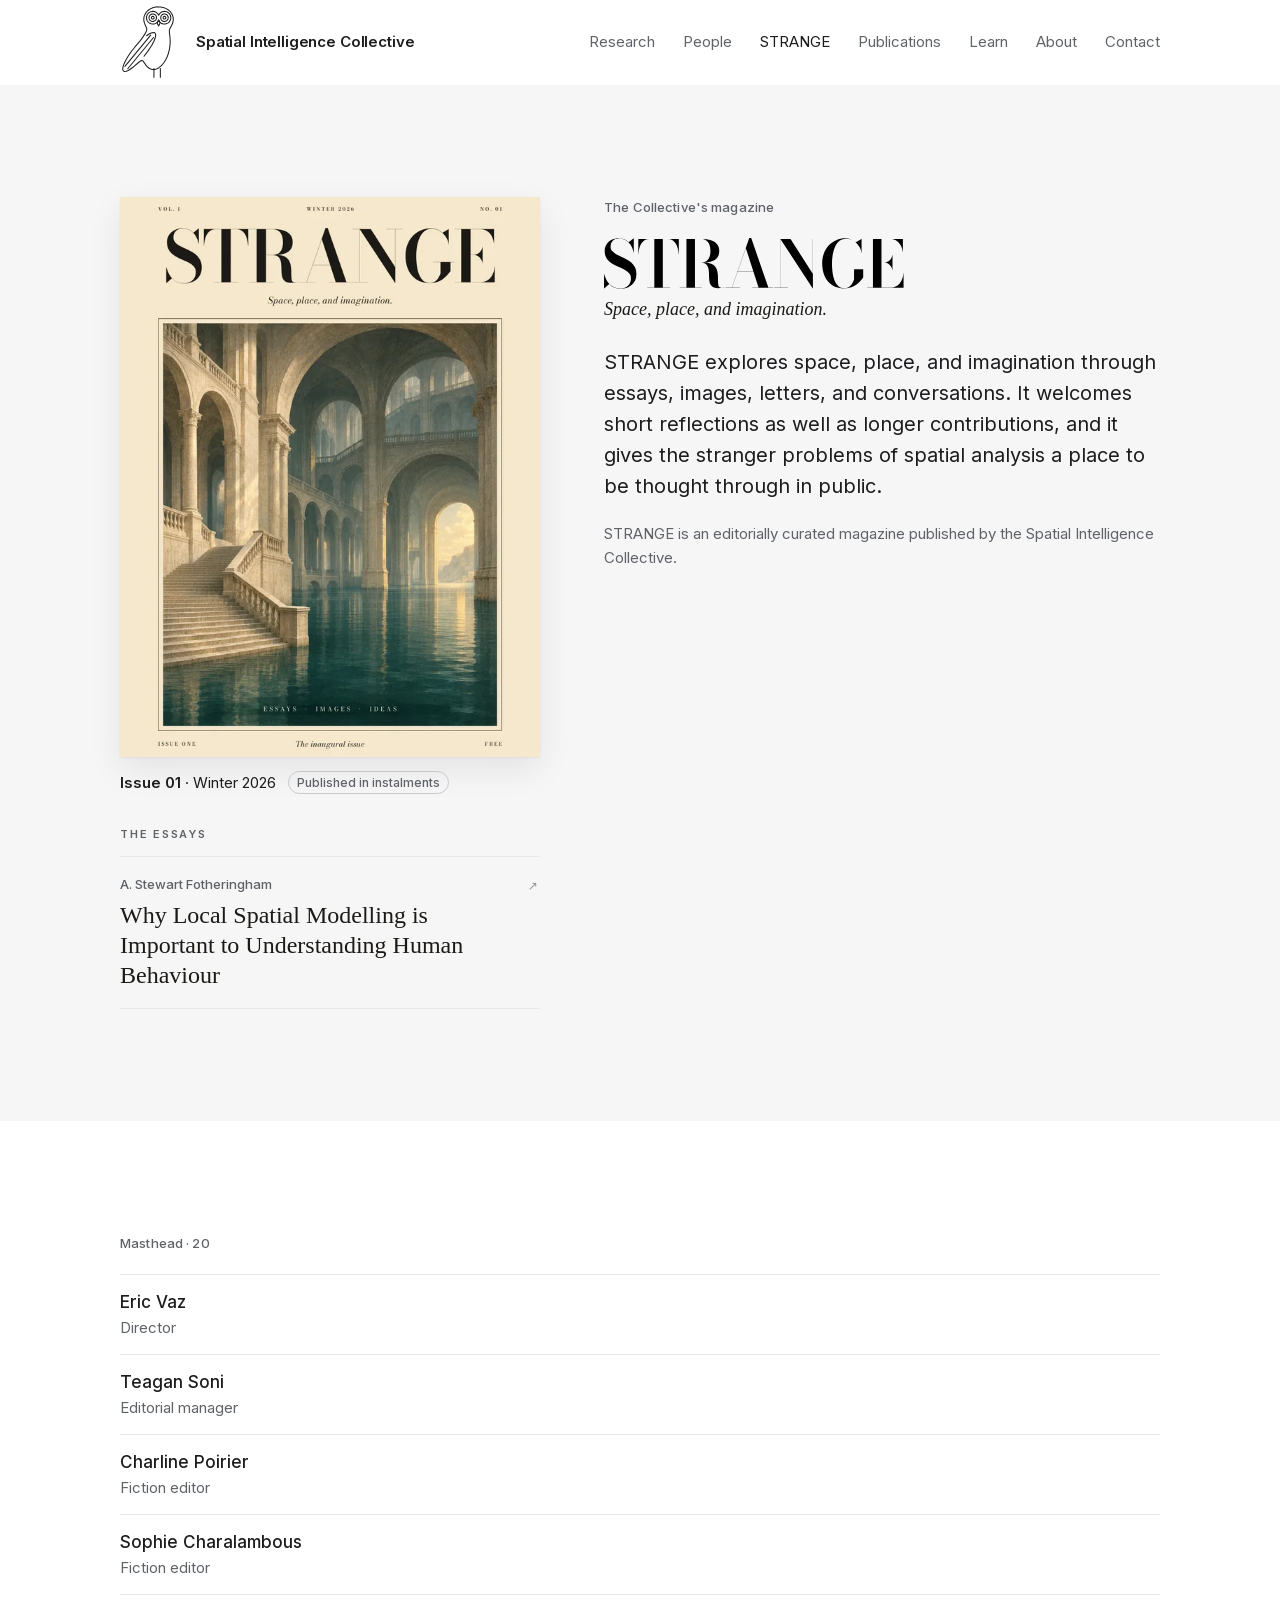
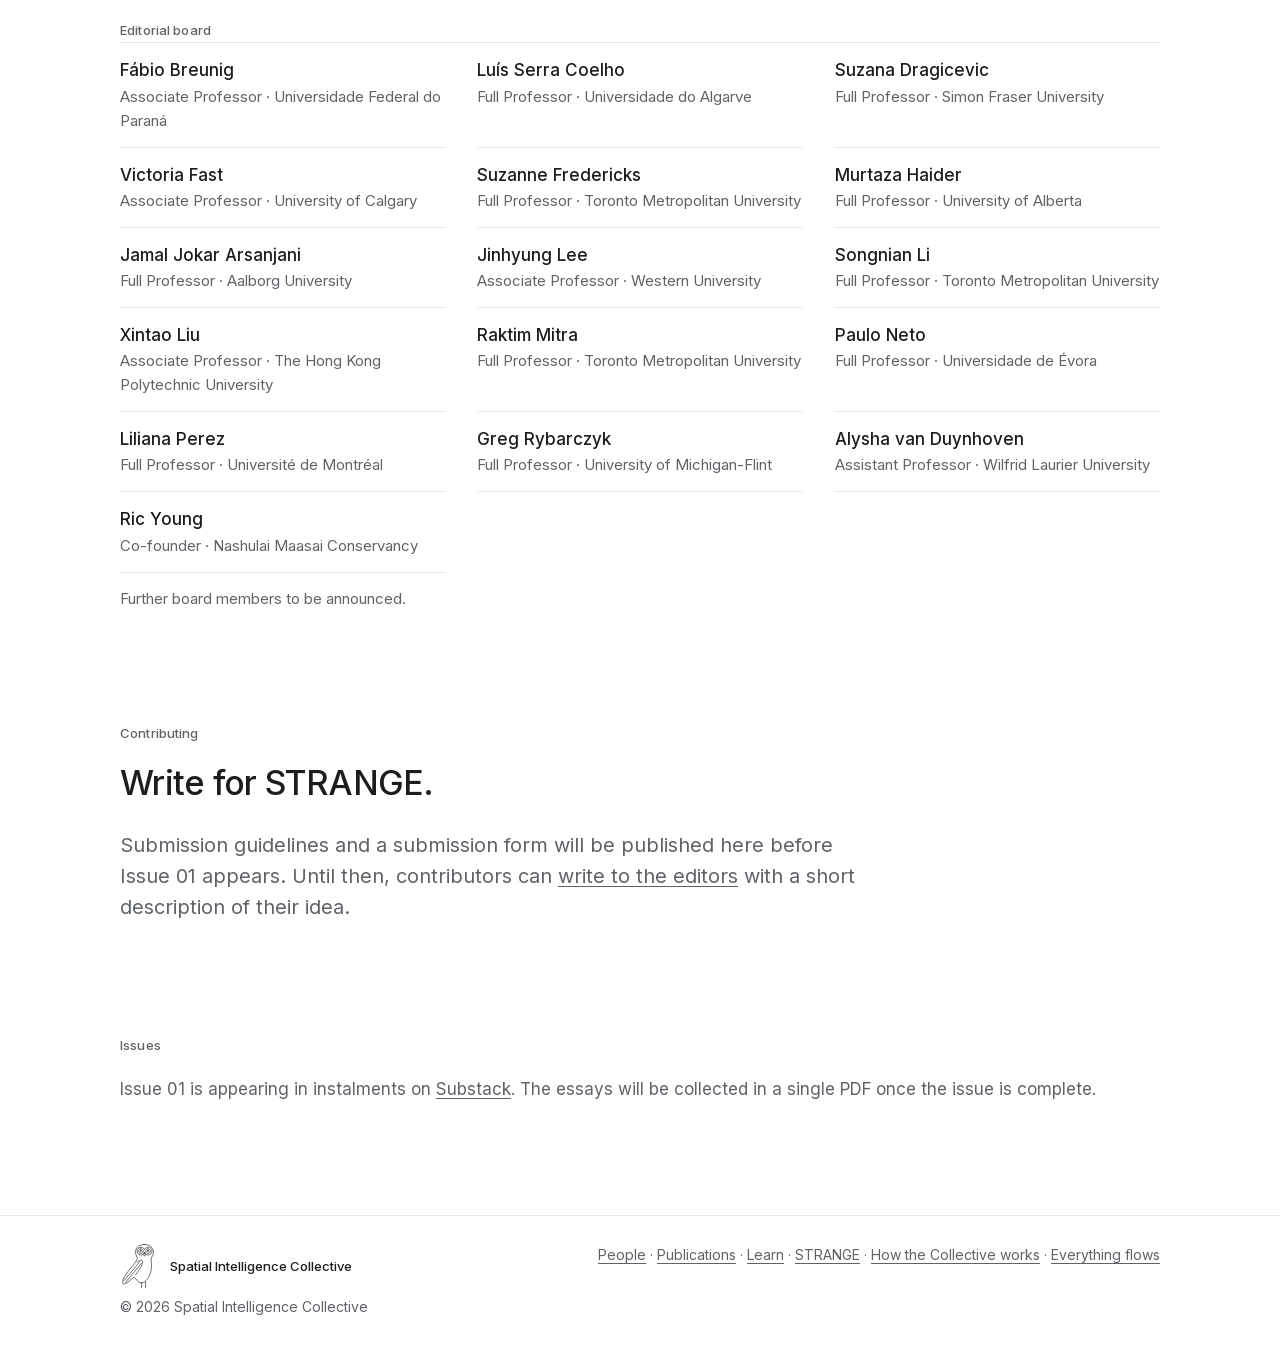
<file: strange/index.html>
<!doctype html>
<html lang="en">
<head>
<meta charset="utf-8">
<meta name="viewport" content="width=device-width,initial-scale=1,viewport-fit=cover">
<title>STRANGE · Spatial Intelligence Collective</title>
<meta name="description" content="STRANGE is the magazine of the Spatial Intelligence Collective: essays, images, letters, and conversations on space, place, and imagination.">
<link rel="canonical" href="https://spatialintelligence.network/strange/">
<meta property="og:title" content="STRANGE · Spatial Intelligence Collective">
<meta property="og:description" content="STRANGE is the magazine of the Spatial Intelligence Collective: essays, images, letters, and conversations on space, place, and imagination.">
<meta property="og:type" content="website">
<meta property="og:url" content="https://spatialintelligence.network/strange/">
<meta property="og:image" content="https://spatialintelligence.network/assets/strange/strange-01.webp">
<meta name="theme-color" content="#ffffff">
<link rel="preload" href="../assets/fonts/inter-latin.woff2" as="font" type="font/woff2" crossorigin>
<link rel="stylesheet" href="../assets/css/site.css?v=18">
<link rel="icon" href="data:image/svg+xml,<svg xmlns='http://www.w3.org/2000/svg' viewBox='124 109 649 649' fill='none' stroke='%23111' stroke-width='24.0' stroke-linecap='round' stroke-linejoin='round'><path d='M534.0 127.0 L558.0 127.9 L581.0 132.4 L603.0 140.6 L623.0 152.2 L640.0 166.6 L653.1 183.0 L662.4 201.0 L667.8 221.0 L668.8 242.0 L664.8 264.0 L657.0 283.9 L638.7 318.0 L634.3 334.0 L634.3 349.0 L640.1 394.0 L641.8 424.0 L640.7 456.0 L636.5 489.0 L630.9 515.0 L623.5 540.0 L614.4 564.0 L604.0 585.8 L585.0 616.3 L563.0 641.5 L540.0 659.3 L528.0 665.6 L516.0 669.9 L501.0 672.6 L486.0 672.1 L472.0 668.6 L458.4 662.0 L447.0 653.6 L435.7 642.0 L406.0 600.0 L400.0 595.8 L394.0 594.9 L386.0 597.5 L377.0 603.3 L321.0 650.8 L287.0 674.8 L271.0 683.2 L258.0 687.9 L247.0 689.5 L238.0 687.6 L232.5 683.0 L229.1 675.0 L228.4 665.0 L230.0 653.0 L240.1 622.0 L258.5 585.0 L280.6 549.0 L306.8 512.0 L333.0 478.8 L381.7 421.0 L399.2 398.0 L421.8 363.0 L435.0 337.0 L437.8 325.0 L436.9 314.0 L417.8 270.0 L414.1 257.0 L412.1 244.0 L411.9 230.0 L413.6 217.0 L417.3 204.0 L423.0 191.0 L431.2 178.0 L442.0 165.4 L454.0 154.9 L468.0 145.6 L483.0 138.2 L499.0 132.6 L516.0 128.8 L534.0 127.0'/><path d='M254.2 662.5 L489.8 377.5'/><path d='M436.0 379.3 L455.0 366.4 L471.0 357.7 L484.0 352.6 L497.0 350.5 L505.2 352.0 L512.2 358.0 L515.2 367.0 L515.0 381.1 L510.2 401.0 L503.0 420.0 L481.5 462.0 L449.6 511.0 L414.0 557.1'/><path d='M480.0 168.9 L489.0 168.0 L499.0 168.8 L508.0 171.1 L517.0 175.2 L525.0 180.9 L532.0 188.0 L537.3 196.0 L541.0 204.3 L545.8 194.0 L552.7 185.0 L561.0 177.8 L571.0 172.3 L582.0 168.9 L593.0 168.0 L604.0 169.4 L615.0 173.1 L624.0 178.5 L632.0 185.7 L638.2 194.0 L642.9 204.0 L645.4 214.0 L645.9 225.0 L644.4 235.0 L640.9 245.0 L634.0 256.0 L624.0 265.5 L613.0 271.7 L600.0 275.4 L590.0 276.0 L581.0 274.9 L564.0 268.2 L550.0 256.0 L544.7 248.0 L541.0 239.7 L536.2 250.0 L529.3 259.0 L521.0 266.2 L511.0 271.7 L500.0 275.1 L489.0 276.0 L478.0 274.6 L467.0 270.9 L453.0 261.3 L442.7 248.0 L436.9 232.0 L436.5 215.0 L441.1 199.0 L450.7 185.0 L464.0 174.7 L480.0 168.9'/><path d='M485.0 206.0 L492.0 205.3 L498.0 207.2 L503.0 211.4 L506.0 217.0 L506.7 224.0 L504.8 230.0 L500.6 235.0 L495.0 238.0 L488.0 238.7 L482.0 236.8 L477.0 232.6 L474.0 227.0 L473.3 220.0 L475.2 214.0 L479.4 209.0 L485.0 206.0'/><path d='M587.0 206.0 L594.0 205.3 L600.0 207.2 L605.0 211.4 L608.0 217.0 L608.7 224.0 L606.8 230.0 L602.6 235.0 L597.0 238.0 L590.0 238.7 L584.0 236.8 L579.0 232.6 L576.0 227.0 L575.3 220.0 L577.2 214.0 L581.4 209.0 L587.0 206.0'/><path d='M541.0 242.0 L554.0 268.0 L541.0 294.0 L528.0 268.0 L541.0 242.0'/><path d='M500.0 664.0 L500.0 740.0'/><path d='M556.0 664.0 L556.0 740.0'/></svg>">
<script data-goatcounter="https://spatialintelligence.goatcounter.com/count" async src="//gc.zgo.at/count.js"></script>
<script type="application/ld+json">{"@context": "https://schema.org", "@type": "Periodical", "name": "STRANGE", "description": "The magazine of the Spatial Intelligence Collective: space, place, and imagination.", "url": "https://spatialintelligence.network/strange/", "image": "https://spatialintelligence.network/assets/strange/strange-01.webp", "publisher": {"@type": "Organization", "name": "Spatial Intelligence Collective", "url": "https://spatialintelligence.network/"}, "editor": {"@type": "Person", "name": "Eric Vaz"}}</script>
</head>
<body>
<a class="skip" href="#main">Skip to content</a>

<header class="hdr">
  <div class="wrap">
    <a class="brand" href="../"><svg class="brand-owl" viewBox="135 120 627 627" fill="none" stroke="currentColor" stroke-linecap="round" stroke-linejoin="round" aria-hidden="true" focusable="false"><path d="M534.0 127.0 L558.0 127.9 L581.0 132.4 L603.0 140.6 L623.0 152.2 L640.0 166.6 L653.1 183.0 L662.4 201.0 L667.8 221.0 L668.8 242.0 L664.8 264.0 L657.0 283.9 L638.7 318.0 L634.3 334.0 L634.3 349.0 L640.1 394.0 L641.8 424.0 L640.7 456.0 L636.5 489.0 L630.9 515.0 L623.5 540.0 L614.4 564.0 L604.0 585.8 L585.0 616.3 L563.0 641.5 L540.0 659.3 L528.0 665.6 L516.0 669.9 L501.0 672.6 L486.0 672.1 L472.0 668.6 L458.4 662.0 L447.0 653.6 L435.7 642.0 L406.0 600.0 L400.0 595.8 L394.0 594.9 L386.0 597.5 L377.0 603.3 L321.0 650.8 L287.0 674.8 L271.0 683.2 L258.0 687.9 L247.0 689.5 L238.0 687.6 L232.5 683.0 L229.1 675.0 L228.4 665.0 L230.0 653.0 L240.1 622.0 L258.5 585.0 L280.6 549.0 L306.8 512.0 L333.0 478.8 L381.7 421.0 L399.2 398.0 L421.8 363.0 L435.0 337.0 L437.8 325.0 L436.9 314.0 L417.8 270.0 L414.1 257.0 L412.1 244.0 L411.9 230.0 L413.6 217.0 L417.3 204.0 L423.0 191.0 L431.2 178.0 L442.0 165.4 L454.0 154.9 L468.0 145.6 L483.0 138.2 L499.0 132.6 L516.0 128.8 L534.0 127.0"/><path d="M247.3 645.7 L472.0 373.9"/><path d="M272.0 666.1 L496.7 394.3"/><path d="M436.0 379.3 L455.0 366.4 L471.0 357.7 L484.0 352.6 L497.0 350.5 L505.2 352.0 L512.2 358.0 L515.2 367.0 L515.0 381.1 L510.2 401.0 L503.0 420.0 L481.5 462.0 L449.6 511.0 L414.0 557.1"/><path d="M486.0 166.9 L503.0 168.4 L519.0 175.0 L532.0 186.2 L541.0 200.9 L546.3 191.0 L554.0 182.0 L563.0 175.0 L573.0 170.2 L584.0 167.4 L596.0 166.9 L607.0 168.9 L617.4 173.0 L626.6 179.0 L634.0 186.2 L640.1 195.0 L644.5 205.0 L646.9 216.0 L647.0 227.0 L645.0 237.4 L641.0 247.4 L633.8 258.0 L624.0 267.0 L612.0 273.4 L599.0 276.8 L581.0 276.1 L564.0 269.6 L550.2 258.0 L541.0 243.1 L535.7 253.0 L528.0 262.0 L519.0 269.0 L509.0 273.8 L498.0 276.6 L486.0 277.1 L475.0 275.1 L464.6 271.0 L450.0 260.0 L440.3 246.0 L435.2 229.0 L435.9 211.0 L442.4 194.0 L454.0 180.2 L469.0 171.0 L486.0 166.9"/><path d="M482.0 190.0 L495.0 189.4 L507.0 193.7 L516.2 202.0 L522.0 214.0 L522.6 227.0 L518.3 239.0 L510.0 248.2 L498.0 254.0 L485.0 254.6 L473.0 250.3 L463.8 242.0 L458.0 230.0 L457.4 217.0 L461.7 205.0 L470.0 195.8 L482.0 190.0"/><path d="M584.0 190.0 L597.0 189.4 L609.0 193.7 L618.2 202.0 L624.0 214.0 L624.6 227.0 L620.3 239.0 L612.0 248.2 L600.0 254.0 L587.0 254.6 L575.0 250.3 L565.8 242.0 L560.0 230.0 L559.4 217.0 L563.7 205.0 L572.0 195.8 L584.0 190.0"/><path d="M486.0 210.7 L491.0 210.0 L495.0 211.1 L498.9 214.0 L501.3 218.0 L502.0 223.0 L500.9 227.0 L498.0 230.9 L494.0 233.3 L489.0 234.0 L485.0 232.9 L481.1 230.0 L478.7 226.0 L478.0 221.0 L479.1 217.0 L482.0 213.1 L486.0 210.7"/><path d="M588.0 210.7 L593.0 210.0 L597.0 211.1 L600.9 214.0 L603.3 218.0 L604.0 223.0 L602.9 227.0 L600.0 230.9 L596.0 233.3 L591.0 234.0 L587.0 232.9 L583.1 230.0 L580.7 226.0 L580.0 221.0 L581.1 217.0 L584.0 213.1 L588.0 210.7"/><path d="M541.0 242.0 L554.0 268.0 L541.0 294.0 L528.0 268.0 L541.0 242.0"/><path d="M500.0 664.0 L500.0 740.0"/><path d="M556.0 664.0 L556.0 740.0"/></svg><span>Spatial Intelligence Collective</span></a>
    <button class="menu" aria-expanded="false" aria-controls="nav">Menu</button>
    <nav class="nav" id="nav" aria-label="Main">
      <a href="../#research">Research</a>
      <a href="../people/">People</a>
      <a href="../strange/" aria-current="page">STRANGE</a>
      <a href="../publications/">Publications</a>
      <a href="../learn/">Learn</a>
      <a href="../about/">About</a>
      <a href="../#contact">Contact</a>
    </nav>
  </div>
</header>

<main id="main">
<div class="strange-band strange-page">
  <div class="wrap">
    <div class="strange">
      <div class="s-head">
        <p class="label">The Collective's magazine</p>
        <h1><img class="wordmark" src="../assets/strange/wordmark.svg" alt="STRANGE" width="300" height="51"></h1>
        <p class="tagline">Space, place, and imagination.</p>
      </div>
      <div class="cover-col">
      <figure class="issue">
        <img src="../assets/strange/strange-01.webp" srcset="../assets/strange/strange-01-sm.webp 600w, ../assets/strange/strange-01.webp 900w" sizes="(min-width:760px) 420px, 72vw" width="900" height="1201" alt="Cover of STRANGE Issue 01: a flooded classical hall with arches and a staircase descending into still water.">
        <figcaption><b>Issue 01</b> · Winter 2026 <span class="status">Published in instalments</span></figcaption>
      </figure>
      <section class="essays" aria-labelledby="essays-h"><h3 id="essays-h">The essays</h3><ul class="essay-list"><li><a class="essay" href="https://strangemagazine.substack.com/p/why-local-spatial-modelling-is-important" target="_blank" rel="noopener"><span class="e-author">A. Stewart Fotheringham</span><span class="e-title">Why Local Spatial Modelling is Important to Understanding Human Behaviour</span><span class="e-arrow" aria-hidden="true">↗</span></a></li></ul></section>
      </div>
      <div class="s-body">
        <p class="lede">STRANGE explores space, place, and imagination through essays, images, letters, and conversations. It welcomes short reflections as well as longer contributions, and it gives the stranger problems of spatial analysis a place to be thought through in public.</p>
        <p class="note">STRANGE is an editorially curated magazine published by the Spatial Intelligence Collective.</p>
      </div>
    </div>
  </div>
</div>

<section id="masthead">
  <div class="wrap">
    <p class="label">Masthead · 20</p>
    <ul class="people"><li><span class="n">Eric Vaz</span><span class="a">Director</span></li><li><span class="n">Teagan Soni</span><span class="a">Editorial manager</span></li><li><span class="n">Charline Poirier</span><span class="a">Fiction editor</span></li><li><span class="n">Sophie Charalambous</span><span class="a">Fiction editor</span></li></ul>
    <h2 class="sub">Editorial board</h2>
    <ul class="people cols"><li><span class="n"><a href="../people/#fabio-breunig">Fábio Breunig</a></span><span class="a">Associate Professor · Universidade Federal do Paraná</span></li><li><span class="n"><a href="../people/#luis-serra-coelho">Luís Serra Coelho</a></span><span class="a">Full Professor · Universidade do Algarve</span></li><li><span class="n"><a href="../people/#suzana-dragicevic">Suzana Dragicevic</a></span><span class="a">Full Professor · Simon Fraser University</span></li><li><span class="n"><a href="../people/#victoria-fast">Victoria Fast</a></span><span class="a">Associate Professor · University of Calgary</span></li><li><span class="n"><a href="../people/#suzanne-fredericks">Suzanne Fredericks</a></span><span class="a">Full Professor · Toronto Metropolitan University</span></li><li><span class="n"><a href="../people/#murtaza-haider">Murtaza Haider</a></span><span class="a">Full Professor · University of Alberta</span></li><li><span class="n"><a href="../people/#jamal-jokar-arsanjani">Jamal Jokar Arsanjani</a></span><span class="a">Full Professor · Aalborg University</span></li><li><span class="n"><a href="../people/#jinhyung-lee">Jinhyung Lee</a></span><span class="a">Associate Professor · Western University</span></li><li><span class="n"><a href="../people/#songnian-li">Songnian Li</a></span><span class="a">Full Professor · Toronto Metropolitan University</span></li><li><span class="n"><a href="../people/#xintao-liu">Xintao Liu</a></span><span class="a">Associate Professor · The Hong Kong Polytechnic University</span></li><li><span class="n"><a href="../people/#raktim-mitra">Raktim Mitra</a></span><span class="a">Full Professor · Toronto Metropolitan University</span></li><li><span class="n"><a href="../people/#paulo-neto">Paulo Neto</a></span><span class="a">Full Professor · Universidade de Évora</span></li><li><span class="n"><a href="../people/#liliana-perez">Liliana Perez</a></span><span class="a">Full Professor · Université de Montréal</span></li><li><span class="n"><a href="../people/#greg-rybarczyk">Greg Rybarczyk</a></span><span class="a">Full Professor · University of Michigan-Flint</span></li><li><span class="n"><a href="../people/#alysha-van-duynhoven">Alysha van Duynhoven</a></span><span class="a">Assistant Professor · Wilfrid Laurier University</span></li><li><span class="n"><a href="../people/#ric-young">Ric Young</a></span><span class="a">Co-founder · Nashulai Maasai Conservancy</span></li></ul>
    <p class="note">Further board members to be announced.</p>
  </div>
</section>

<section id="submit">
  <div class="wrap">
    <p class="label">Contributing</p>
    <h2>Write for STRANGE.</h2>
    <p class="lede muted">Submission guidelines and a submission form will be published here before Issue 01 appears. Until then, contributors can <a href="mailto:evaz@torontomu.ca?subject=STRANGE%20contribution">write to the editors</a> with a short description of their idea.</p>
  </div>
</section>

<section id="issues">
  <div class="wrap">
    <p class="label">Issues</p>
    <!-- When Issue 01 is published, give it a page at strange/issue-01/ and list it here, newest first:
         <li><a href="issue-01/"><img src="../assets/strange/strange-01-sm.webp" alt="STRANGE Issue 01 cover">Issue 01 · Winter 2027</a></li> -->
    <ul class="archive"></ul>
    <p class="muted">Issue 01 is appearing in instalments on <a href="https://strangemagazine.substack.com" target="_blank" rel="noopener">Substack</a>. The essays will be collected in a single PDF once the issue is complete.</p>
  </div>
</section>
</main>

<footer class="ftr">
  <div class="wrap">
    <div class="ftr-id"><a class="ftr-brand" href="../"><svg class="brand-owl" viewBox="135 120 627 627" fill="none" stroke="currentColor" stroke-linecap="round" stroke-linejoin="round" aria-hidden="true" focusable="false"><path d="M534.0 127.0 L558.0 127.9 L581.0 132.4 L603.0 140.6 L623.0 152.2 L640.0 166.6 L653.1 183.0 L662.4 201.0 L667.8 221.0 L668.8 242.0 L664.8 264.0 L657.0 283.9 L638.7 318.0 L634.3 334.0 L634.3 349.0 L640.1 394.0 L641.8 424.0 L640.7 456.0 L636.5 489.0 L630.9 515.0 L623.5 540.0 L614.4 564.0 L604.0 585.8 L585.0 616.3 L563.0 641.5 L540.0 659.3 L528.0 665.6 L516.0 669.9 L501.0 672.6 L486.0 672.1 L472.0 668.6 L458.4 662.0 L447.0 653.6 L435.7 642.0 L406.0 600.0 L400.0 595.8 L394.0 594.9 L386.0 597.5 L377.0 603.3 L321.0 650.8 L287.0 674.8 L271.0 683.2 L258.0 687.9 L247.0 689.5 L238.0 687.6 L232.5 683.0 L229.1 675.0 L228.4 665.0 L230.0 653.0 L240.1 622.0 L258.5 585.0 L280.6 549.0 L306.8 512.0 L333.0 478.8 L381.7 421.0 L399.2 398.0 L421.8 363.0 L435.0 337.0 L437.8 325.0 L436.9 314.0 L417.8 270.0 L414.1 257.0 L412.1 244.0 L411.9 230.0 L413.6 217.0 L417.3 204.0 L423.0 191.0 L431.2 178.0 L442.0 165.4 L454.0 154.9 L468.0 145.6 L483.0 138.2 L499.0 132.6 L516.0 128.8 L534.0 127.0"/><path d="M247.3 645.7 L472.0 373.9"/><path d="M272.0 666.1 L496.7 394.3"/><path d="M436.0 379.3 L455.0 366.4 L471.0 357.7 L484.0 352.6 L497.0 350.5 L505.2 352.0 L512.2 358.0 L515.2 367.0 L515.0 381.1 L510.2 401.0 L503.0 420.0 L481.5 462.0 L449.6 511.0 L414.0 557.1"/><path d="M486.0 166.9 L503.0 168.4 L519.0 175.0 L532.0 186.2 L541.0 200.9 L546.3 191.0 L554.0 182.0 L563.0 175.0 L573.0 170.2 L584.0 167.4 L596.0 166.9 L607.0 168.9 L617.4 173.0 L626.6 179.0 L634.0 186.2 L640.1 195.0 L644.5 205.0 L646.9 216.0 L647.0 227.0 L645.0 237.4 L641.0 247.4 L633.8 258.0 L624.0 267.0 L612.0 273.4 L599.0 276.8 L581.0 276.1 L564.0 269.6 L550.2 258.0 L541.0 243.1 L535.7 253.0 L528.0 262.0 L519.0 269.0 L509.0 273.8 L498.0 276.6 L486.0 277.1 L475.0 275.1 L464.6 271.0 L450.0 260.0 L440.3 246.0 L435.2 229.0 L435.9 211.0 L442.4 194.0 L454.0 180.2 L469.0 171.0 L486.0 166.9"/><path d="M482.0 190.0 L495.0 189.4 L507.0 193.7 L516.2 202.0 L522.0 214.0 L522.6 227.0 L518.3 239.0 L510.0 248.2 L498.0 254.0 L485.0 254.6 L473.0 250.3 L463.8 242.0 L458.0 230.0 L457.4 217.0 L461.7 205.0 L470.0 195.8 L482.0 190.0"/><path d="M584.0 190.0 L597.0 189.4 L609.0 193.7 L618.2 202.0 L624.0 214.0 L624.6 227.0 L620.3 239.0 L612.0 248.2 L600.0 254.0 L587.0 254.6 L575.0 250.3 L565.8 242.0 L560.0 230.0 L559.4 217.0 L563.7 205.0 L572.0 195.8 L584.0 190.0"/><path d="M486.0 210.7 L491.0 210.0 L495.0 211.1 L498.9 214.0 L501.3 218.0 L502.0 223.0 L500.9 227.0 L498.0 230.9 L494.0 233.3 L489.0 234.0 L485.0 232.9 L481.1 230.0 L478.7 226.0 L478.0 221.0 L479.1 217.0 L482.0 213.1 L486.0 210.7"/><path d="M588.0 210.7 L593.0 210.0 L597.0 211.1 L600.9 214.0 L603.3 218.0 L604.0 223.0 L602.9 227.0 L600.0 230.9 L596.0 233.3 L591.0 234.0 L587.0 232.9 L583.1 230.0 L580.7 226.0 L580.0 221.0 L581.1 217.0 L584.0 213.1 L588.0 210.7"/><path d="M541.0 242.0 L554.0 268.0 L541.0 294.0 L528.0 268.0 L541.0 242.0"/><path d="M500.0 664.0 L500.0 740.0"/><path d="M556.0 664.0 L556.0 740.0"/></svg><span>Spatial Intelligence Collective</span></a><span>© <span id="yr">2026</span> Spatial Intelligence Collective</span></div>
    <span><a href="../people/">People</a> · <a href="../publications/">Publications</a> · <a href="../learn/">Learn</a> · <a href="../strange/">STRANGE</a> · <a href="../about/">How the Collective works</a> · <a href="../#flows">Everything flows</a></span>
  </div>
</footer>

<script>
document.getElementById('yr').textContent = new Date().getFullYear();
var m=document.querySelector('.menu'), nv=document.getElementById('nav'), h=document.querySelector('.hdr');
m.addEventListener('click',function(){var o=nv.classList.toggle('open');m.setAttribute('aria-expanded',o);m.textContent=o?'Close':'Menu';});
window.addEventListener('scroll',function(){h.classList.toggle('scrolled',window.scrollY>8);},{passive:true});
</script>
</body>
</html>
</file>
<file: assets/css/site.css>
/* Spatial Intelligence Collective · site styles (2026) */
@font-face{font-family:Inter;font-style:normal;font-weight:200 800;font-display:swap;
  src:url(../fonts/inter-latin.woff2) format('woff2');
  unicode-range:U+0000-00FF,U+0131,U+0152-0153,U+02BB-02BC,U+02C6,U+02DA,U+02DC,U+0304,U+0308,U+0329,U+2000-206F,U+20AC,U+2122,U+2191,U+2193,U+2212,U+2215,U+FEFF,U+FFFD}
@font-face{font-family:Inter;font-style:normal;font-weight:200 800;font-display:swap;
  src:url(../fonts/inter-latin-ext.woff2) format('woff2');
  unicode-range:U+0100-02BA,U+02BD-02C5,U+02C7-02CC,U+02CE-02D7,U+02DD-02FF,U+0304,U+0308,U+0329,U+1D00-1DBF,U+1E00-1E9F,U+1EF2-1EFF,U+2020,U+20A0-20AB,U+20AD-20C0,U+2113,U+2C60-2C7F,U+A720-A7FF}

:root{
  --bg:#fff; --ink:#1d1d1f; --muted:#5f6368; --rule:#e8e8ea; --soft:#f6f6f7;
  --paper:#f6e7cb;               /* STRANGE cover paper, used once */
  --wrap:1120px; --gutter:20px;
  --step:clamp(56px,9vw,112px);  /* vertical rhythm between sections */
}
*{box-sizing:border-box}
html{-webkit-text-size-adjust:100%;scroll-behavior:smooth;scroll-padding-top:96px}
@media (prefers-reduced-motion:reduce){html{scroll-behavior:auto}}
body{margin:0;background:var(--bg);color:var(--ink);
  font:400 17px/1.6 Inter,system-ui,-apple-system,"Segoe UI",Arial,sans-serif;
  font-feature-settings:"cv11","ss01";-webkit-font-smoothing:antialiased;text-rendering:optimizeLegibility}
img{max-width:100%;height:auto;display:block}
a{color:inherit;text-decoration-thickness:1px;text-underline-offset:3px}
a:hover{text-decoration-color:var(--muted)}
:focus-visible{outline:2px solid var(--ink);outline-offset:3px;border-radius:2px}
.wrap{max-width:var(--wrap);margin:0 auto;padding:0 var(--gutter)}
@media (min-width:760px){:root{--gutter:40px}}
.skip{position:absolute;left:-9999px}
.skip:focus{left:var(--gutter);top:12px;background:#fff;padding:8px 12px;z-index:20}

/* header */
.hdr{position:sticky;top:0;z-index:10;background:rgba(255,255,255,.88);
  -webkit-backdrop-filter:saturate(1.4) blur(12px);backdrop-filter:saturate(1.4) blur(12px);
  border-bottom:1px solid transparent;transition:border-color .2s}
.hdr.scrolled{border-bottom-color:var(--rule)}
.hdr .wrap{display:flex;align-items:center;justify-content:space-between;height:84px}
.brand{font-weight:600;font-size:15px;letter-spacing:-.01em;text-decoration:none;white-space:nowrap;display:inline-flex;align-items:center;gap:12px}.brand-owl{width:72px;height:72px;flex:none;margin:0 0 0 -8px;stroke-width:9px}
.nav{display:flex;gap:28px;font-size:15px}
.nav a{text-decoration:none;color:var(--muted)}
.nav a:hover,.nav a[aria-current]{color:var(--ink)}
.menu{display:none;background:none;border:0;font:inherit;font-size:15px;padding:8px 0;color:var(--ink);cursor:pointer}
@media (max-width:759px){
  .menu{display:block}
  .nav{display:none;position:absolute;left:0;right:0;top:84px;background:#fff;
    flex-direction:column;gap:0;padding:8px var(--gutter) 16px;border-bottom:1px solid var(--rule)}
  .nav.open{display:flex}
  .nav a{padding:12px 0;font-size:17px;color:var(--ink);border-top:1px solid var(--rule)}
  .nav a:first-child{border-top:0}
}

/* sections */
section{padding:var(--step) 0 0}
.label{margin:0 0 20px;font-size:13px;font-weight:500;color:var(--muted);letter-spacing:.01em}
h1,h2,h3{font-weight:500;letter-spacing:-.022em;margin:0}
h2{font-size:clamp(26px,4vw,34px);line-height:1.15;margin-bottom:28px;max-width:22ch}
.lede{font-size:clamp(17px,2.2vw,20px);line-height:1.55;color:var(--ink);max-width:38em;margin:0}
.muted{color:var(--muted)}

/* intro */
.intro{padding-top:clamp(48px,10vw,120px)}
.intro h1{font-size:clamp(36px,7vw,64px);line-height:1.04;max-width:14ch;margin-bottom:24px}
.intro .lede{color:var(--muted)}
.facts{display:flex;flex-wrap:wrap;gap:8px 28px;margin:28px 0 0;padding:0;list-style:none;font-size:15px}
.facts b{font-weight:600}
.cta{display:flex;flex-wrap:wrap;gap:12px;margin-top:32px}
.btn{display:inline-block;padding:11px 18px;border:1px solid var(--ink);border-radius:999px;
  font-size:15px;text-decoration:none;line-height:1}
.btn.solid{background:var(--ink);color:#fff}
.btn:hover{opacity:.82}

/* rows: label column + text column */
.rows{border-top:1px solid var(--rule);margin:0;padding:0;list-style:none}
.rows>li{border-bottom:1px solid var(--rule);padding:18px 0;display:grid;gap:4px}
.rows .k{font-weight:500}
.rows .v{color:var(--muted);margin:0}
.rows a.row{text-decoration:none;display:grid;gap:4px}
.rows a.row:hover .k{text-decoration:underline;text-underline-offset:3px}
.tag{display:inline-block;margin-left:8px;font-size:12px;font-weight:500;color:var(--muted);
  border:1px solid var(--rule);border-radius:999px;padding:1px 8px;vertical-align:2px}
@media (min-width:760px){
  .rows>li,.rows a.row{grid-template-columns:minmax(180px,1fr) 2fr;gap:24px;align-items:baseline}
  .rows a.row{grid-column:1/-1}
}
.more{margin:20px 0 0;font-size:15px}

/* dated rows (work, news, data) */
.dated>li{grid-template-columns:56px 1fr}
.dated .y{color:var(--muted);font-variant-numeric:tabular-nums;font-size:15px;padding-top:1px}
.dated .meta{display:block;color:var(--muted);font-size:15px;margin-top:2px}
@media (min-width:760px){.dated>li{grid-template-columns:72px 1fr}}

/* people */
.reach{margin:-8px 0 16px}
.reach-lede{color:var(--muted);font-size:clamp(16px,2vw,18px);margin:0 0 40px}
.group{margin:0 0 24px}
.group:last-child{margin-bottom:0}
.group h3{font-size:15px;font-weight:500;color:var(--muted);margin:0 0 12px;letter-spacing:0}
.people{display:grid;grid-template-columns:1fr;gap:0;margin:0;padding:0;list-style:none;border-top:1px solid var(--rule)}
.people li{padding:14px 0;border-bottom:1px solid var(--rule)}
.people .n{font-weight:500;display:block}
.people .a{color:var(--muted);font-size:15px;display:block}
.people .d{color:var(--muted);font-size:15px;display:block;margin-top:6px;max-width:36em}
@media (min-width:640px){.people.cols{grid-template-columns:1fr 1fr;column-gap:32px}}
@media (min-width:1000px){.people.cols{grid-template-columns:1fr 1fr 1fr}}
.s-body{container-type:inline-size}
@container (min-width:480px){.people.cols2{grid-template-columns:1fr 1fr;column-gap:28px}}

/* STRANGE */
.strange-band{background:var(--soft);margin-top:var(--step);padding:var(--step) 0}
.strange{display:grid;gap:36px;align-items:start}
.wordmark{width:min(300px,72vw);color:#1c1a16;margin:0 0 6px}
.tagline{font-family:"Bodoni Moda","Didot","Bodoni 72",Georgia,serif;font-style:italic;font-size:18px;margin:0 0 24px;color:#1c1a16}
.strange .lede{margin-bottom:20px}
.issue{margin:0}
.issue img{width:100%;max-width:420px;box-shadow:0 1px 2px rgba(0,0,0,.06),0 12px 32px rgba(0,0,0,.08)}
.issue figcaption{margin-top:14px;font-size:15px}
.issue figcaption b{font-weight:600}
.status{display:inline-block;margin-left:8px;font-size:12px;font-weight:500;border:1px solid #c9c9cc;border-radius:999px;padding:1px 8px;color:var(--muted);vertical-align:1px}
.archive{display:grid;grid-template-columns:1fr 1fr;gap:20px;margin:48px 0 0;padding:0;list-style:none}
.archive:empty{display:none}
.archive a{text-decoration:none;font-size:14px}
.archive img{margin-bottom:8px}
.strange{grid-template-areas:"head" "cover" "body";gap:28px}
.s-head{grid-area:head}.s-head .tagline{margin-bottom:0}
.cover-col{grid-area:cover;min-width:0}
.s-body{grid-area:body}
.issue img{max-width:min(420px,72vw)}
.masthead{border-top:0}
.sub{font-size:13px;font-weight:500;color:var(--muted);margin:20px 0 4px;letter-spacing:.01em}
.note{font-size:15px;color:var(--muted);margin:14px 0 0}
@media (min-width:760px){
  .strange{grid-template-columns:minmax(260px,420px) 1fr;grid-template-areas:"cover head" "cover body";grid-template-rows:auto 1fr;column-gap:64px;row-gap:24px}
  .issue img{max-width:420px}
  .archive{grid-template-columns:repeat(4,1fr)}
}

/* STRANGE essays: the issue's running contents, under the cover */
.essays{margin-top:32px;padding:0;border:0;max-width:420px}
.essays h3{font:600 11px/1.4 Inter,system-ui,sans-serif;letter-spacing:.16em;text-transform:uppercase;color:var(--muted);margin:0 0 14px}
.essay-list{list-style:none;margin:0;padding:0;border-top:1px solid var(--rule)}
.essay{position:relative;display:block;padding:18px 28px 18px 0;border-bottom:1px solid var(--rule);text-decoration:none;color:var(--ink)}
.e-author{display:block;font-size:13px;font-weight:500;line-height:1.5;color:var(--muted);margin-bottom:5px}
.e-title{display:block;font-family:"Bodoni Moda","Didot","Bodoni 72",Georgia,serif;font-size:23px;font-weight:400;line-height:1.25;color:#1c1a16}
.e-arrow{position:absolute;top:19px;right:2px;font-size:12px;color:var(--muted);opacity:.65;transition:transform .15s,opacity .15s}
.essay:hover .e-title{text-decoration:underline;text-decoration-thickness:1px;text-underline-offset:4px;text-decoration-color:var(--muted)}
.essay:hover .e-arrow,.essay:focus-visible .e-arrow{opacity:1;transform:translate(2px,-2px)}
.essay:focus-visible{outline:2px solid var(--muted);outline-offset:4px}
.essays-all{margin:14px 0 0;font-size:14px}
.essays-all a{color:var(--muted)}
@media (min-width:760px){.e-title{font-size:24px}}
@media (max-width:759px){.essays{max-width:none}}
@media (prefers-reduced-motion:reduce){.e-arrow{transition:none}}

/* folds: collapsible groups on phones, always open on wide screens */
.fold>summary{list-style:none;cursor:pointer;display:flex;align-items:center;justify-content:space-between;
  padding:14px 0;border-top:1px solid var(--rule);-webkit-tap-highlight-color:transparent}
.fold>summary::-webkit-details-marker{display:none}
.fold>summary h3{margin:0}
.fold>summary::after{content:"";width:9px;height:9px;border-right:1.5px solid var(--muted);border-bottom:1.5px solid var(--muted);
  transform:rotate(45deg);margin:-4px 4px 0 12px;transition:transform .2s}
.fold[open]>summary::after{transform:rotate(-135deg);margin-top:4px}
.fold .c{font-weight:400;color:var(--muted);margin-left:6px;font-size:14px}
.fold[open]>summary{border-bottom:0}
.fold:last-of-type:not([open])>summary{border-bottom:1px solid var(--rule)}
.s-body .fold>.lede{margin:0 0 16px}
.group.fold{margin-bottom:0}
.group.fold[open]{margin-bottom:28px}
@media (min-width:760px){
  .fold>summary{cursor:default;border-top:0;padding:0 0 12px}
  .fold>summary::after{display:none}
  .group,.group.fold,.group.fold[open]{margin-bottom:40px}
  .s-body .fold>summary{display:none}
  .s-body .fold+.fold{margin-top:4px}
  .fold:last-of-type:not([open])>summary{border-bottom:0}
}


/* everything flows: books and music */
.flows-lede{color:var(--muted);margin-bottom:32px}
.picks{display:grid;grid-template-columns:1fr 1fr;gap:28px 18px;margin:0;padding:0;list-style:none}
.pick h3{font-size:16px;line-height:1.3;margin:4px 0 2px;letter-spacing:-.01em}
.pick p{margin:0}
.pick .kind{font-size:12px;font-weight:500;color:var(--muted);letter-spacing:.06em;text-transform:uppercase;margin-top:14px}
.pick .by{font-size:14px;color:var(--muted);line-height:1.45}
.pick .from{font-size:13px;color:var(--muted);margin-top:8px;font-style:italic}
.cover{margin:0;aspect-ratio:1/1;background:var(--soft);border-radius:6px;display:flex;align-items:center;justify-content:center;padding:14px;overflow:hidden}
.cover img{max-height:100%;width:auto;box-shadow:0 1px 2px rgba(0,0,0,.08),0 10px 24px rgba(0,0,0,.12);border-radius:2px;transition:transform .3s ease}
.cover.album img{width:100%;height:auto}
.pick:hover .cover img{transform:translateY(-3px)}
@media (prefers-reduced-motion:reduce){.cover img{transition:none}.pick:hover .cover img{transform:none}}
@media (min-width:760px){.picks{grid-template-columns:repeat(4,1fr);gap:40px 28px}.cover{padding:20px}}

/* contact & footer */
.contact{display:grid;gap:24px}
.contact p{margin:0}
@media (min-width:760px){.contact{grid-template-columns:1fr 1fr 1fr}}
.links{display:flex;flex-wrap:wrap;gap:6px 18px;margin:0;padding:0;list-style:none}
.ftr{margin-top:var(--step);padding:28px 0 40px;border-top:1px solid var(--rule);font-size:14px;color:var(--muted)}
.ftr .wrap{display:flex;flex-wrap:wrap;justify-content:space-between;gap:8px 24px}
.ftr a{color:inherit}

/* publications page */
.page-head{padding-top:clamp(40px,8vw,96px)}
.page-head h1{font-size:clamp(34px,6vw,52px);line-height:1.05;margin-bottom:20px}
.metrics{display:flex;flex-wrap:wrap;gap:8px 28px;margin:24px 0 0;padding:0;list-style:none;font-size:15px}
.metrics b{font-weight:600}
.filters{display:flex;flex-wrap:wrap;gap:8px;margin:0 0 16px}
.filters button{font:inherit;font-size:14px;padding:7px 14px;border-radius:999px;border:1px solid var(--rule);background:#fff;color:var(--ink);cursor:pointer}
.filters button[aria-pressed="true"]{background:var(--ink);border-color:var(--ink);color:#fff}
.search{width:100%;font:inherit;font-size:16px;padding:12px 14px;border:1px solid var(--rule);border-radius:10px;margin:0 0 8px;background:#fff;color:var(--ink)}
.count{font-size:14px;color:var(--muted);margin:8px 0 12px}
.list{border-top:1px solid var(--rule)}
.pub{display:grid;grid-template-columns:56px 1fr;gap:4px;padding:14px 0;border-bottom:1px solid var(--rule)}
.pub .y{color:var(--muted);font-size:15px;font-variant-numeric:tabular-nums}
.pub .t{font-weight:500}
.pub .a{color:var(--muted);font-size:15px}
@media (min-width:760px){.pub{grid-template-columns:72px 1fr}}
.books{display:grid;grid-template-columns:1fr 1fr;gap:24px 20px}
.book{text-decoration:none;font-size:14px}
.book img{margin-bottom:10px;border:1px solid var(--rule)}
.book h3{font-size:15px;line-height:1.3;margin:0 0 4px;letter-spacing:-.01em}
.book span{display:block;color:var(--muted)}
@media (min-width:760px){.books{grid-template-columns:repeat(4,1fr)}}
/* people directory and members' records */
.people a.n{text-decoration:none}
.people a.n:hover,.people .n a:hover{text-decoration:underline}
.people .n a{text-decoration:none}
.people .tag{margin-left:6px;vertical-align:1px}
.plinks{display:block;font-size:14px;margin-top:6px;color:var(--muted)}
.plinks a{color:var(--ink)}
.people li[id]{scroll-margin-top:104px}
.people .d{margin:8px 0 0}

/* publications: provenance, method note, tools */
.prov{font-size:14px;color:var(--muted);margin:14px 0 0;max-width:46em}
.method{margin:14px 0 0;max-width:46em;font-size:15px;color:var(--muted)}
.method summary{cursor:pointer;color:var(--ink);font-size:14px}
.method p{margin:10px 0 0}
.tools{display:grid;gap:8px;margin:0 0 8px}
@media (min-width:760px){.tools{grid-template-columns:minmax(220px,280px) 1fr;align-items:end}}
.pick-m{display:grid;gap:4px;font-size:13px;color:var(--muted)}
.pick-m select{font:inherit;font-size:16px;padding:11px 12px;border:1px solid var(--rule);border-radius:10px;background:#fff;color:var(--ink)}
.tools .search{margin:0}
.pub .t a{text-decoration:none}
.pub .t a:hover{text-decoration:underline}
.pub .fellows{color:var(--ink);font-size:14px;margin-top:2px}
.pub .fellows a{text-decoration:none}
.pub .fellows a:hover{text-decoration:underline}
.pub[hidden]{display:none}
#together h2,#records h2,#director h2{max-width:none}

/* STRANGE page */
.strange-page{margin-top:0}
.strange-page h1{margin:0}
#masthead .sub{margin-top:28px}

/* learn page */
code{font-size:.9em;overflow-wrap:anywhere;word-break:break-word}
#learn .cta,.page-head .cta{margin-top:28px}

/* network map */
.netmap-fig{margin:36px 0 0}
.netmap{display:block;width:100%;height:auto}
.nm-land{fill:#efeff1}
.nm-arcs path{fill:none;stroke:var(--ink);stroke-width:.8;stroke-opacity:.32;vector-effect:non-scaling-stroke}
.nm-dot{fill:var(--ink)}
.nm-ring{fill:none;stroke:var(--ink);stroke-width:1;stroke-opacity:.45;vector-effect:non-scaling-stroke}
.nm-site:hover .nm-dot{fill:#000}
.nm-label{font:500 13px Inter,system-ui,sans-serif;fill:var(--muted);paint-order:stroke;stroke:#fff;stroke-width:3px;stroke-linejoin:round}
.nm-label.nm-hub{fill:var(--ink);font-weight:600}
.netmap-fig figcaption{font-size:14px;color:var(--muted);margin-top:12px}
.nm-lead{stroke:var(--muted);stroke-width:.6;stroke-opacity:.6;vector-effect:non-scaling-stroke}

.faq .qa{max-width:46em;padding:22px 0;border-top:1px solid var(--rule)}
.faq .qa:first-child{border-top:0;padding-top:0}
.faq .qa h2{font-size:clamp(18px,2.4vw,21px);line-height:1.3;max-width:none;margin:0 0 8px}
.faq .qa p{margin:0;font-size:16px;line-height:1.6;color:var(--muted)}
.faq .more{margin-top:28px}

.ftr-id{display:flex;flex-direction:column;gap:8px}.ftr-brand{display:inline-flex;align-items:center;gap:10px;font-weight:500;font-size:13px;color:var(--ink)!important;text-decoration:none}.ftr-brand .brand-owl{width:44px;height:44px;margin:0 0 0 -4px}.qa-owl{position:relative}.owl-emblem{float:right;width:72px;height:72px;margin:0 0 8px 24px}
.qa p+p{margin-top:10px}
</file>
